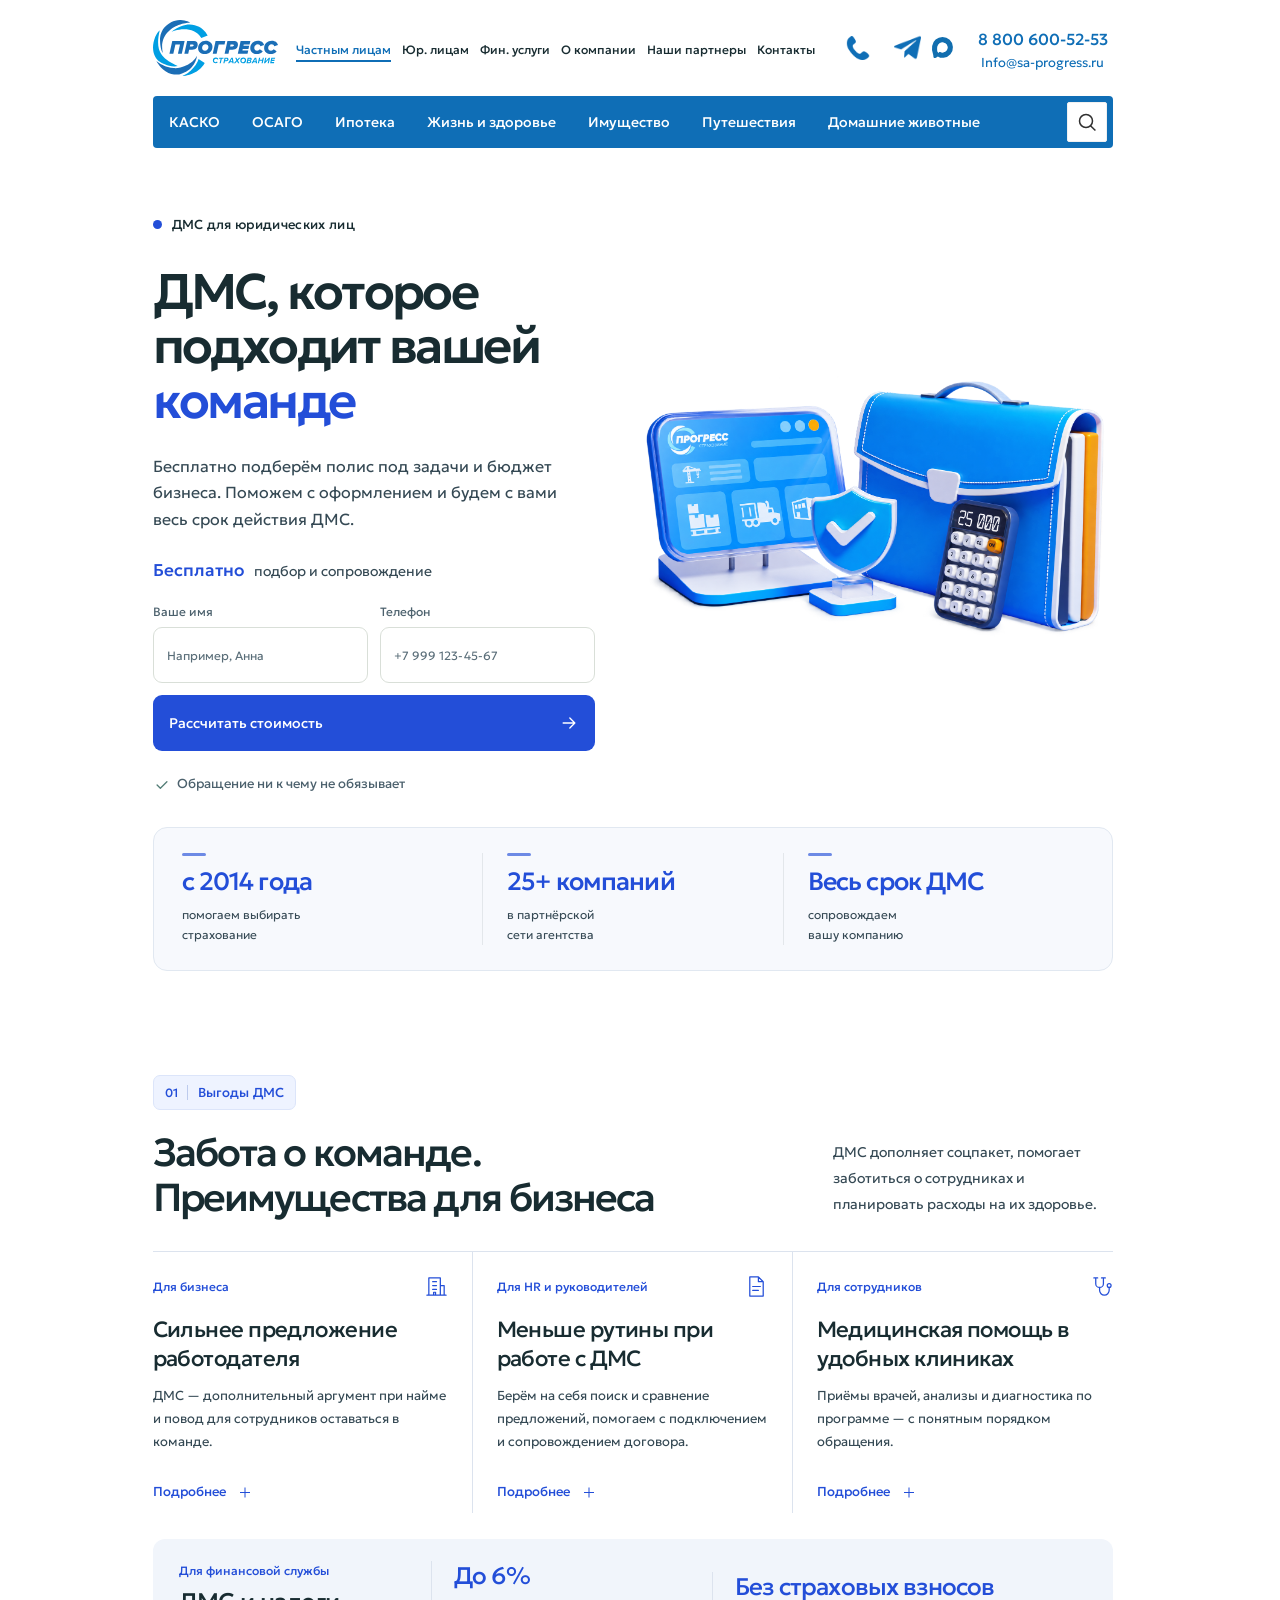
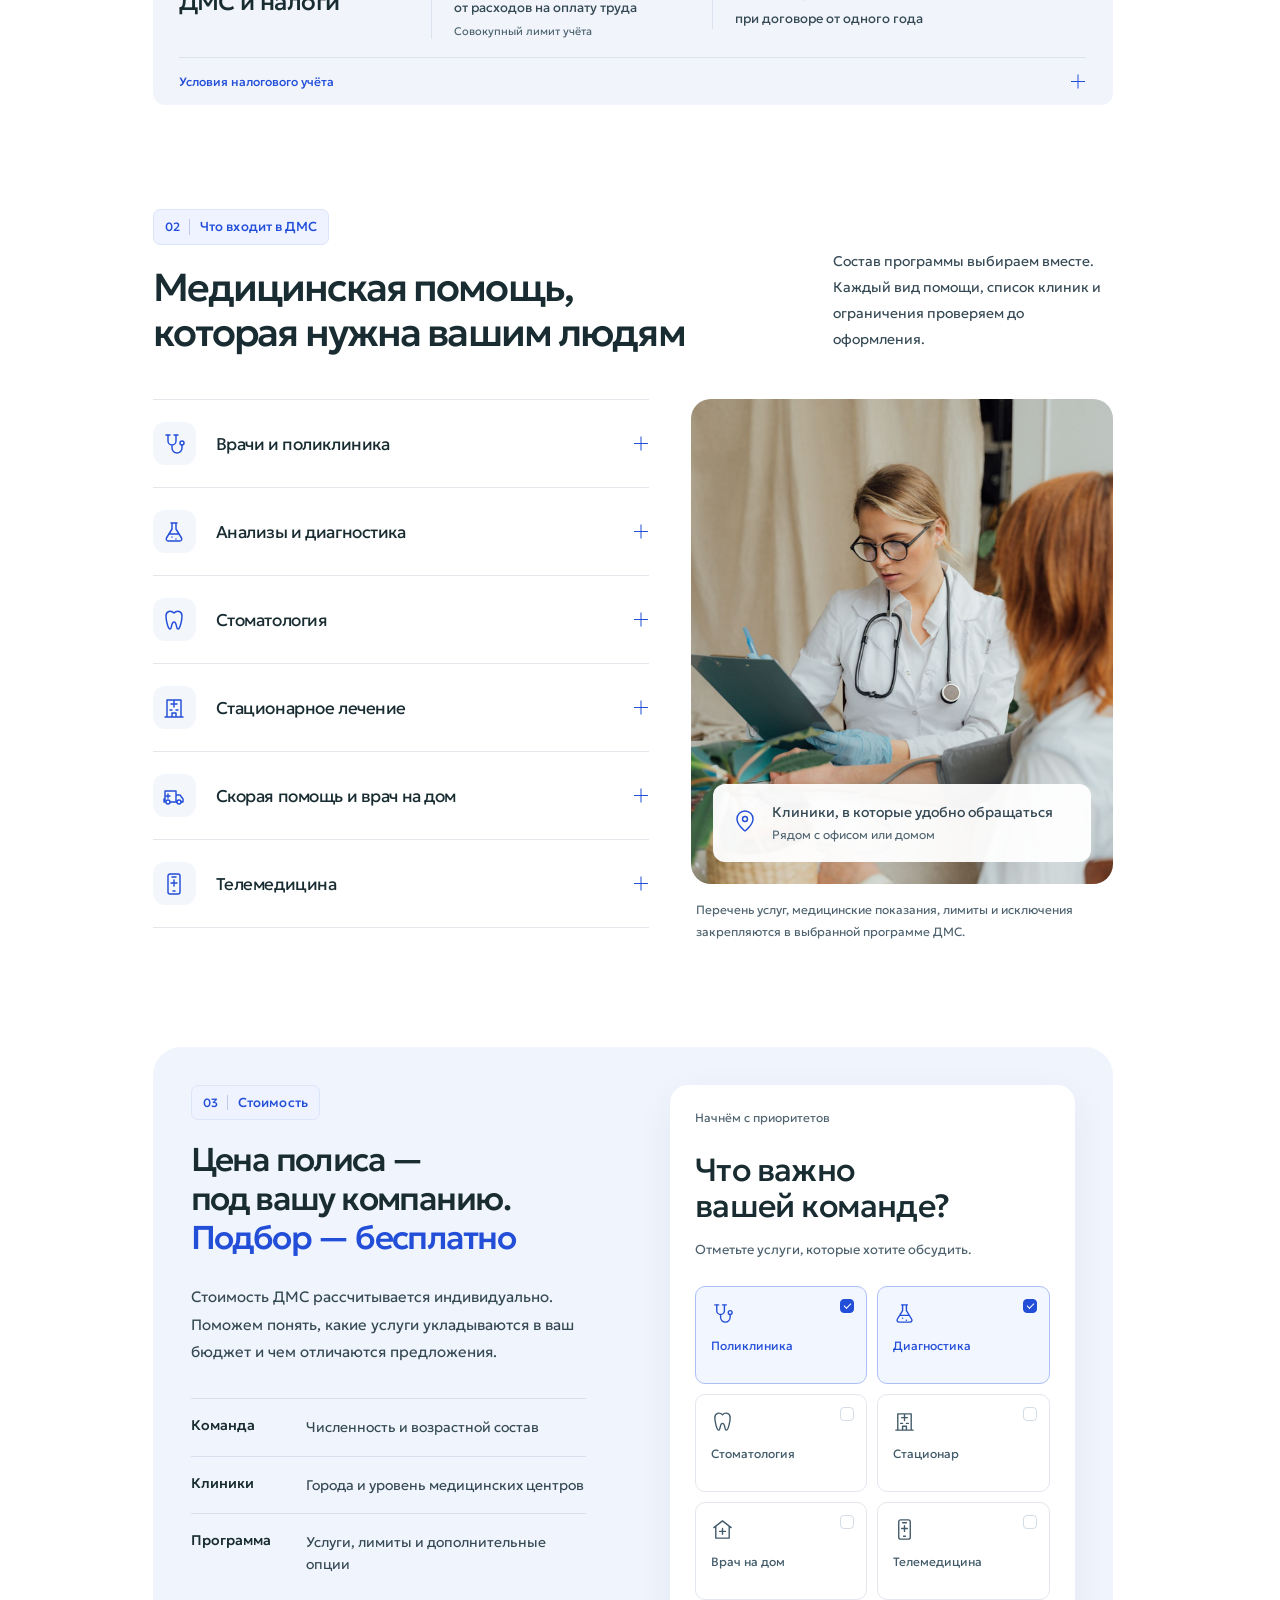
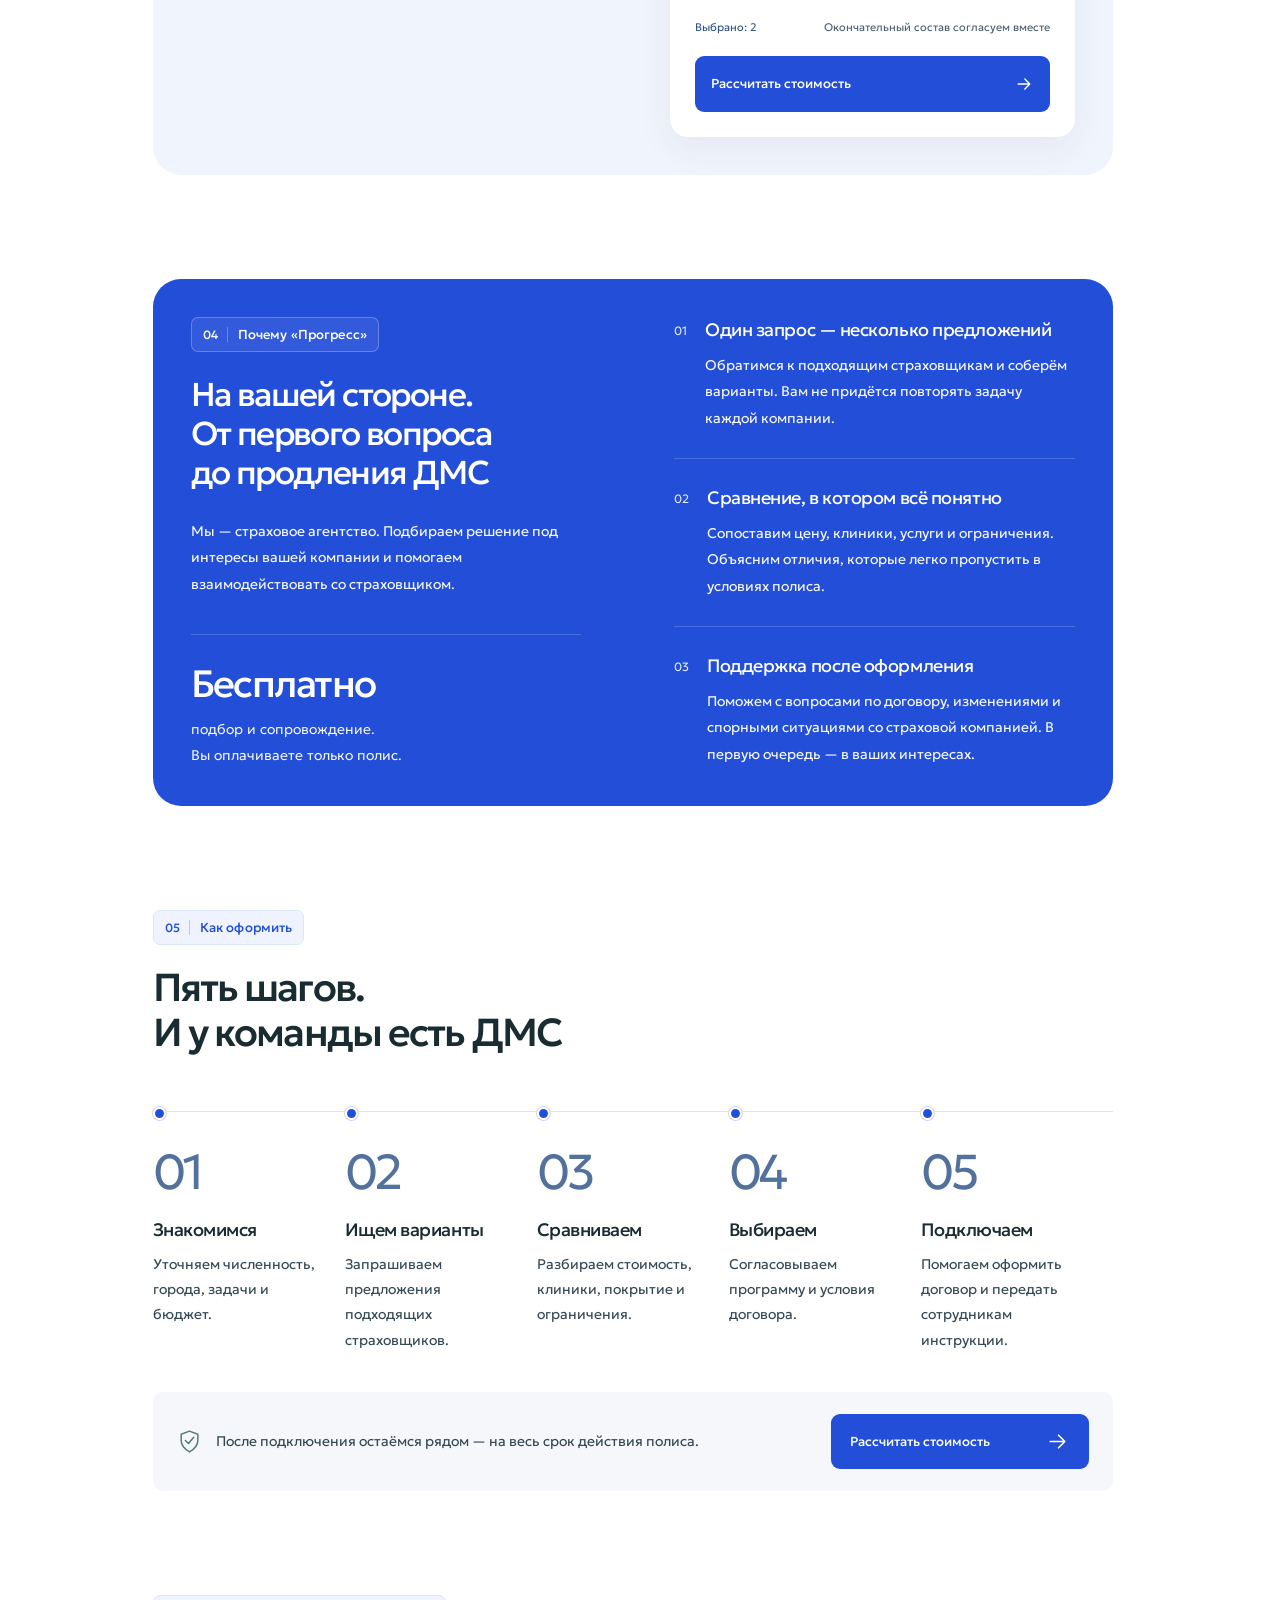
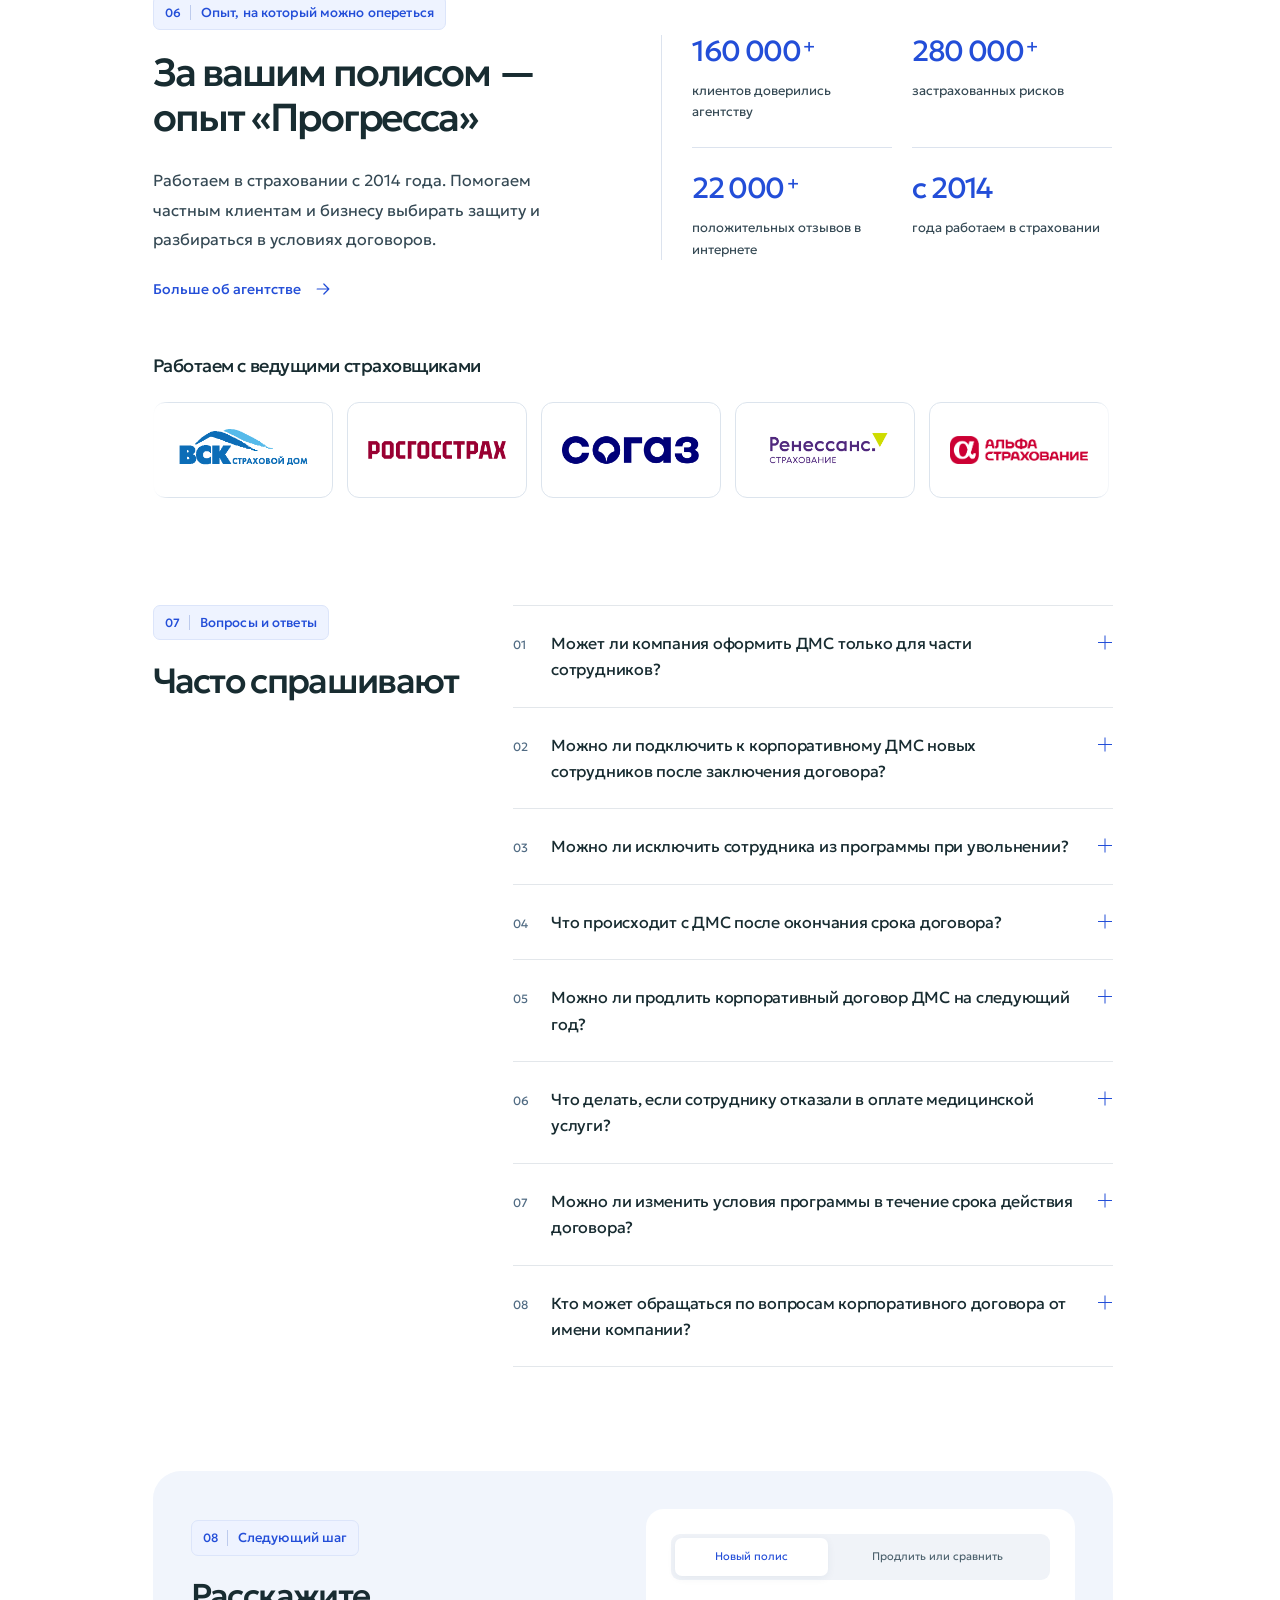
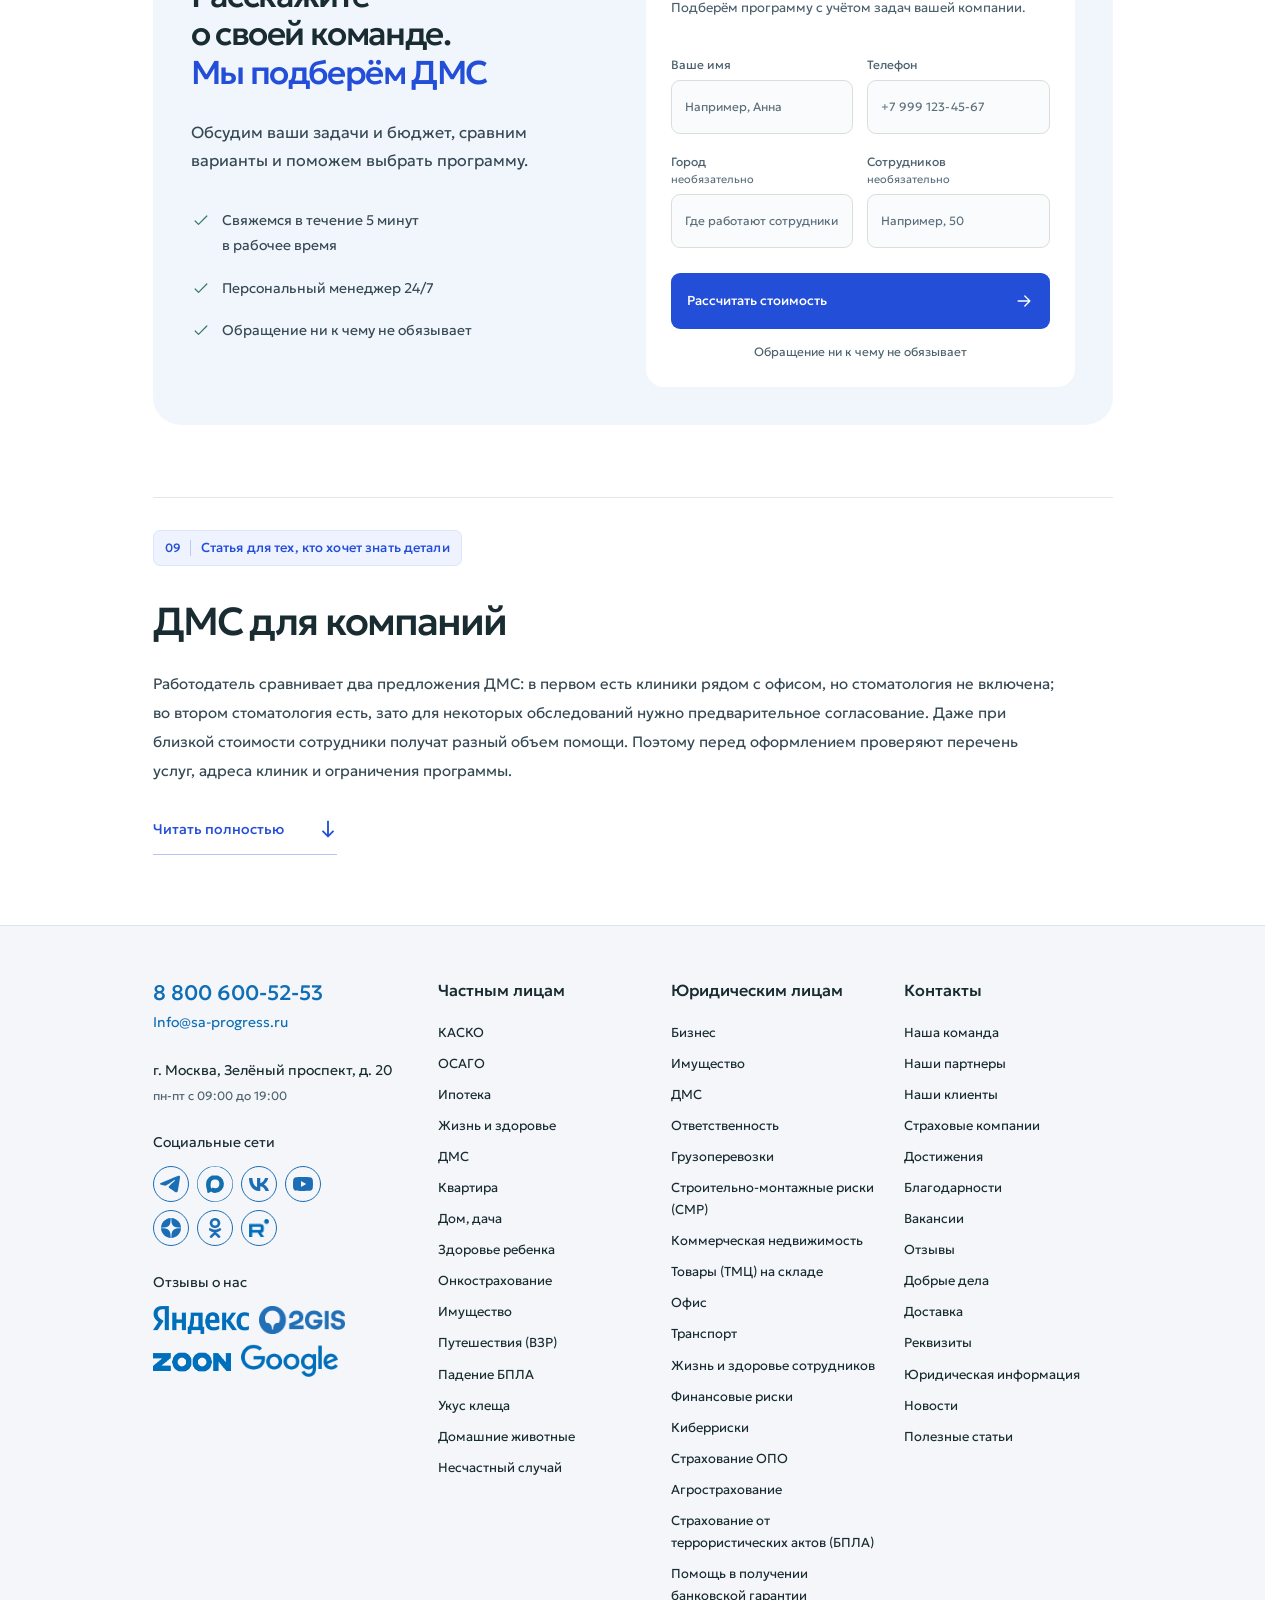
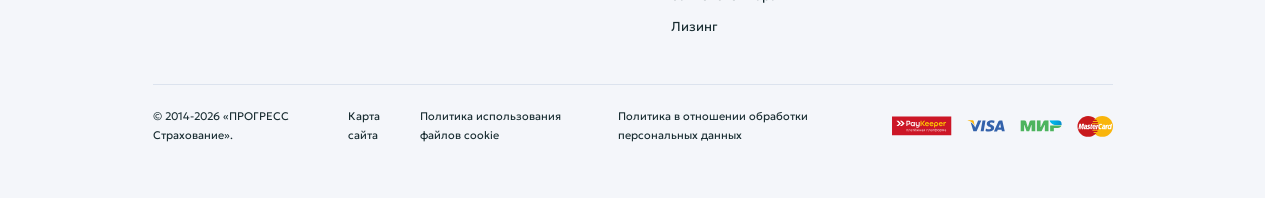
<file: index.html>
<!doctype html>
<html lang="ru">
<head>
  <meta charset="utf-8">
  <meta name="viewport" content="width=device-width,initial-scale=1">
  <meta name="robots" content="noindex,nofollow">
  <meta name="theme-color" content="#ffffff">
  <meta name="description" content="Бесплатный подбор ДМС для сотрудников под задачи и бюджет вашей компании. Прогресс Страхование — на вашей стороне весь срок полиса.">
  <title>ДМС для вашей команды — Прогресс Страхование</title>
  <link rel="icon" href="./assets/favicon.svg" type="image/svg+xml">
  <link rel="preload" href="./assets/fonts/Geologica-Variable.ttf" as="font" type="font/ttf" crossorigin>
  <link rel="stylesheet" href="./styles.css?v=7502505d18bb">
  <link rel="stylesheet" href="./assets/vendor/lenis/lenis.css?v=7502505d18bb">
  <script src="./assets/vendor/lenis/lenis.min.js?v=7502505d18bb" defer></script>
  <script src="./scroll.js?v=7502505d18bb" defer></script>
  <script src="./app.js?v=7502505d18bb" defer></script>
  <script src="./assets/vendor/hystmodal/hystmodal.js?v=7502505d18bb" defer></script>
  <script src="./site-chrome.js?v=7502505d18bb" defer></script>
</head>
<body>
  <div class="source-chrome source-chrome-header"><header class="header">
    <div class="content-wrapper">
        <div class="header__wrapper">
        <a class="header__logo" href="https://sa-progress.ru/">
            <img class="logo-img" src="./assets/original-site/img/logo.svg" alt="Прогресс стархование логотип">
        </a>
        <nav class="menu-top">
            <ul class="menu-top__list">
    <li class="menu-top__item js-menu-top-item first" data-is-active="yes">
        <a href="https://sa-progress.ru/chastnyim-liczam/" class="js-top-menu-section-item" data-type="private">Частным лицам</a>
            </li>

    <li class="menu-top__item js-menu-top-item" data-is-active="no">
        <a href="https://sa-progress.ru/yuridicheskim-liczam/" class="js-top-menu-section-item" data-type="corporate">Юр. лицам</a>
            </li>

    <li class="menu-top__item js-menu-top-item">
        <a href="https://sa-progress.ru/finansovyie-uslugi/">Фин. услуги</a>
            </li>

    <li class="menu-top__item js-menu-top-item">
        <a href="https://sa-progress.ru/o-kompanii/">О компании</a>
            </li>

    <li class="menu-top__item js-menu-top-item">
        <a href="https://sa-progress.ru/partnery">Наши партнеры</a>
            </li>

    <li class="menu-top__item js-menu-top-item last">
        <a href="https://sa-progress.ru/kontaktyi">Контакты</a>
            </li>
</ul>        </nav>
        <div class="callback-btn__wrapper">
            <button class="callback-btn-desktop" data-hystmodal="#feedback-form-short">Заказать звонок</button>
            <a class="callback-btn-mobile" href="tel:88006005253">
                <img class="callback-btn-mobile__img" src="./assets/original-site/img/icons/callback.png" alt="callback">
            </a>
        </div>
        <div class="header__social">
            <a href="https://t.me/Progress_strahovanie" class="header__social-item" target="_blank" rel="nofollow noopener noreferrer">
                <img src="./assets/original-site/img/icons/telegram.png">
            </a>
            <a href="https://max.ru/u/f9LHodD0cOL1nK710Nd3do71_UiDQPEofr9h8V5QH5dgAX2QZrWWFHqI5sg" class="header__social-item" target="_blank" rel="nofollow noopener noreferrer">
                <img src="./assets/original-site/img/icons/max-simple.svg">
            </a>
        </div>
        <div class="header__contacts">
            <a class="header-phone" href="tel:88006005253">8 800 600-52-53</a>
            <a class="header-mail" href="mailto:info@sa-progress.ru">Info@sa-progress.ru</a>
        </div>
        <div class="mobile-search" data-hystmodal="#mobile-search">
            <div class="mobile-search__icon">
                <svg><use xlink:href="./assets/original-site/sprite.svg#icon-search"></use></svg>
            </div>
        </div>
        <div class="mobile-menu__btn js-open-mobile-menu">
            <span></span>
            <span></span>
            <span></span>
         </div>
        
        <div class="desktop-menu">
            <div class="desktop-menu-wrapper">
                <a href="https://sa-progress.ru/" class="desktop-menu__logo">
                    <img src="./assets/original-site/img/logo-mini.svg" alt="logo">
                </a>
                <nav class="nav-desktop">
                    

<ul class="nav-desktop__list main-menu">
        
<li class="nav-desktop__item main-menu__item first level1">
    <a href="https://sa-progress.ru/chastnyim-liczam/kasko/">КАСКО</a>
        <ul class="main-submenu">
    <div class="main-submenu__wrapper">
        <li class="main-submenu__item first level1">
    <a class="main-submenu__link" href="https://sa-progress.ru/chastnyim-liczam/kasko/mini-kasko">Мини-КАСКО</a>
    </li>


<li class="main-submenu__item level1">
    <a class="main-submenu__link" href="https://sa-progress.ru/chastnyim-liczam/kasko/strahovka-kasko-s-franshizoy">КАСКО с франшизой</a>
    </li>


<li class="main-submenu__item last level1">
    <a class="main-submenu__link" href="https://sa-progress.ru/chastnyim-liczam/kasko/kasko-ot-ugona-i-polnoj-gibeli">КАСКО от угона и полной гибели</a>
    </li>


    </div>
</ul></li>    
<li class="nav-desktop__item main-menu__item level1">
    <a href="https://sa-progress.ru/chastnyim-liczam/osago/">ОСАГО</a>
        <ul class="main-submenu">
    <div class="main-submenu__wrapper">
        <li class="main-submenu__item first level1">
    <a class="main-submenu__link" href="https://sa-progress.ru/chastnyim-liczam/osago/sinyaya-karta">Синяя карта</a>
    </li>


<li class="main-submenu__item level1">
    <a class="main-submenu__link" href="https://sa-progress.ru/chastnyim-liczam/osago/otkryitaya-straxovka-na-mashinu">ОСАГО без ограничений</a>
    </li>


<li class="main-submenu__item last level1">
    <a class="main-submenu__link" href="https://sa-progress.ru/chastnyim-liczam/osago/dsago">ДСАГО (ДГО)</a>
    </li>


    </div>
</ul></li>    
<li class="nav-desktop__item main-menu__item level1">
    <a href="https://sa-progress.ru/chastnyim-liczam/ipoteka/">Ипотека</a>
        <ul class="main-submenu">
    <div class="main-submenu__wrapper">
        <li class="main-submenu__item first level1">
    <a class="main-submenu__link" href="https://sa-progress.ru/chastnyim-liczam/ipoteka/kompleksnoe-ipotechnoe-straxovanie-v-moskve-czena-kalkulyator-oformlen">Комплексное ипотечное страхование</a>
    </li>


<li class="main-submenu__item level1">
    <a class="main-submenu__link" href="https://sa-progress.ru/chastnyim-liczam/ipoteka/straxovanie-zhizni-dlya-ipoteki">Страхование жизни для ипотеки</a>
    </li>


<li class="main-submenu__item last level1">
    <a class="main-submenu__link" href="https://sa-progress.ru/chastnyim-liczam/ipoteka/titulnoe-straxovanie">Титульное страхование</a>
    </li>


    </div>
</ul></li>    
<li class="nav-desktop__item main-menu__item level1">
    <a href="https://sa-progress.ru/chastnyim-liczam/zhizn-i-zdorove/">Жизнь и здоровье</a>
        <ul class="main-submenu">
    <div class="main-submenu__wrapper">
        <li class="main-submenu__item first level1">
    <a class="main-submenu__link" href="https://sa-progress.ru/chastnyim-liczam/zhizn-i-zdorove/dms">Полис ДМС для физических лиц</a>
    </li>


<li class="main-submenu__item level1">
    <a class="main-submenu__link" href="https://sa-progress.ru/chastnyim-liczam/zhizn-i-zdorove/ns-neschastnyij-sluchaj">Страхование от несчастных случаев и болезней</a>
    </li>


<li class="main-submenu__item level1">
    <a class="main-submenu__link" href="https://sa-progress.ru/chastnyim-liczam/zhizn-i-zdorove/sportivnaya-straxovka">Спортивная страховка</a>
    </li>


<li class="main-submenu__item level1">
    <a class="main-submenu__link" href="https://sa-progress.ru/chastnyim-liczam/zhizn-i-zdorove/onkologicheskie-zabolevaniya">Онкологические заболевания</a>
    </li>


<li class="main-submenu__item level1">
    <a class="main-submenu__link" href="https://sa-progress.ru/chastnyim-liczam/zhizn-i-zdorove/polis-dms-dlya-rebenka">Полис ДМС для ребенка</a>
    </li>


<li class="main-submenu__item level1">
    <a class="main-submenu__link" href="https://sa-progress.ru/chastnyim-liczam/zhizn-i-zdorove/dms-so-stomatologiey-dlya-fizicheskih-lic">ДМС со стоматологией для физических лиц</a>
    </li>


<li class="main-submenu__item level1">
    <a class="main-submenu__link" href="https://sa-progress.ru/chastnyim-liczam/zhizn-i-zdorove/straxovanie-detej">Страхование детей</a>
    </li>


<li class="main-submenu__item last level1">
    <a class="main-submenu__link" href="https://sa-progress.ru/chastnyim-liczam/zhizn-i-zdorove/ukus-kleshha">Страховка от укуса клеща «Антиклещ»</a>
    </li>


    </div>
</ul></li>    
<li class="nav-desktop__item main-menu__item level1">
    <a href="https://sa-progress.ru/chastnyim-liczam/imushhestvo/">Имущество</a>
        <ul class="main-submenu">
    <div class="main-submenu__wrapper">
        <li class="main-submenu__item first level1">
    <a class="main-submenu__link" href="https://sa-progress.ru/chastnyim-liczam/imushhestvo/kvartira-apartamentyi">Страхование квартиры</a>
    </li>


<li class="main-submenu__item level1">
    <a class="main-submenu__link" href="https://sa-progress.ru/chastnyim-liczam/imushhestvo/dom-dacha">Страхование дома и дачи</a>
    </li>


<li class="main-submenu__item level1">
    <a class="main-submenu__link" href="https://sa-progress.ru/chastnyim-liczam/imushhestvo/otvetstvennost-pered-sosedyami">Страхование ответственности перед соседями</a>
    </li>


<li class="main-submenu__item level1">
    <a class="main-submenu__link" href="https://sa-progress.ru/chastnyim-liczam/imushhestvo/straxovanie-ot-padeniya-bpla">Страхование от падения БПЛА</a>
    </li>


<li class="main-submenu__item last level1">
    <a class="main-submenu__link" href="https://sa-progress.ru/chastnyim-liczam/imushhestvo/straxovanie-bani">Страхование бани</a>
    </li>


    </div>
</ul></li>    
<li class="nav-desktop__item main-menu__item level1">
    <a href="https://sa-progress.ru/chastnyim-liczam/puteshestviya/">Путешествия</a>
        <ul class="main-submenu">
    <div class="main-submenu__wrapper">
        <li class="main-submenu__item first level1">
    <a class="main-submenu__link" href="https://sa-progress.ru/chastnyim-liczam/puteshestviya/straxovka-vzr-dlya-vizyi">Страховка выезжающих за рубеж (ВЗР)</a>
    </li>


<li class="main-submenu__item level1">
    <a class="main-submenu__link" href="https://sa-progress.ru/chastnyim-liczam/puteshestviya/straxovanie-puteshestvuyushhix-po-rossii">Страховка для путешествий по России</a>
    </li>


<li class="main-submenu__item level1">
    <a class="main-submenu__link" href="https://sa-progress.ru/chastnyim-liczam/puteshestviya/straxovanie-tura-ot-nevyileta">Страховка от невылета за границу</a>
    </li>


<li class="main-submenu__item level1">
    <a class="main-submenu__link" href="https://sa-progress.ru/chastnyim-liczam/puteshestviya/straxovanie-bagazha-ot-poteri-v-puteshestvii">Страхование багажа от потери в путешествии</a>
    </li>


<li class="main-submenu__item last level1">
    <a class="main-submenu__link" href="https://sa-progress.ru/chastnyim-liczam/puteshestviya/straxovanie-bagazha-pri-perelete">Страхование багажа при перелете</a>
    </li>


    </div>
</ul></li>    
<li class="nav-desktop__item main-menu__item last level1">
    <a href="https://sa-progress.ru/chastnyim-liczam/straxovanie-pitomczev">Домашние животные</a>
        </li>        </ul>                </nav>
                
                <div class="desktop-menu__contacts">
                    <a href="https://t.me/Progress_strahovanie" class="header-icon">
                        <img src="./assets/original-site/img/icons/telegram-white.svg" alt="">
                    </a>
                    <a href="https://max.ru/u/f9LHodD0cOL1nK710Nd3do71_UiDQPEofr9h8V5QH5dgAX2QZrWWFHqI5sg" class="header-icon">
                        <img src="./assets/original-site/img/icons/max-white-simple.svg" alt="">
                    </a>
                    <div class="contacts-wrapper">
                        <a href="tel:88006005253" class="phone">8 800 600-52-53</a>
                        <a href="mailto:info@sa-progress.ru" class="email">info@sa-progress.ru</a>
                    </div>
                </div>
                
                <div class="desktop-menu__search">
                    <div class="search-btn js-toggle-desktop-search-btn">
                        <svg>
                            <use xlink:href="./assets/original-site/sprite.svg#icon-search"></use>
                        </svg>
                    </div>
                    <form id="main-menu-search-form" class="desktop-search__form js-search-form js-hidden" action="https://sa-progress.ru/search" method="get">
    <input id="searchField" type="text" name="query" placeholder="Поиск...">
    <input type="hidden" name="id" value="search">
    
    <div class="desktop-search__btn-close js-toggle-desktop-search-btn js-clear-search-form">
        <svg>
            <use xlink:href="./assets/original-site/sprite.svg#mobile-close"></use>
        </svg>
    </div>
    <button type="submit" class="desktop-search__btn-search ">
        <svg>
            <use xlink:href="./assets/original-site/sprite.svg#icon-search"></use>
        </svg>
    </button>
    
</form>                </div>
            </div>
        </div>

    </div>
    </div>
    

<div class="c-mobile-menu js-mobile-menu js-hidden fixed">
    <div class="mobile-menu-wrapper">
        <div class="section-switch">
            <div class="section-name js-mobile-section-switch active" data-type="private">Частным лицам</div>
            <div class="section-name js-mobile-section-switch " data-type="corporate">Юр. лицам</div>
            <div class="section-name js-mobile-section-switch " data-type="finance">Фин. услуги</div>
        </div>
        <nav class="c-nav-mobile border js-mobile-section " data-type="private">
            <ul class="menu-top__list"><li class="menu-mobile__item first level1 js-mobile-menu-parent" data-link="https://sa-progress.ru/chastnyim-liczam/kasko/" data-title="КАСКО">
    <div>КАСКО</div>
    <div class="mobile-menu__nav-arrow">
        <svg><use xlink:href="./assets/original-site/sprite.svg#mobile-arrow"></use></svg>
    </div>
    <ul class="mobile-menu__inner js-mobile-menu-inner fixed">
    <div class="js-mobile-menu-close-subsection mobile-menu__close-subsection">
        <svg><use xlink:href="./assets/original-site/sprite.svg#mobile-arrow-prev"></use></svg>
        Назад
    </div>
    <a href="" class="mobule-menu__submenu-title js-mobile-menu-submenu-title"></a>
    <li class="menu-mobile__item first level2"><a href="https://sa-progress.ru/chastnyim-liczam/kasko/mini-kasko">Мини-КАСКО</a></li><li class="menu-mobile__item level2"><a href="https://sa-progress.ru/chastnyim-liczam/kasko/strahovka-kasko-s-franshizoy">КАСКО с франшизой</a></li><li class="menu-mobile__item last level2"><a href="https://sa-progress.ru/chastnyim-liczam/kasko/kasko-ot-ugona-i-polnoj-gibeli">КАСКО от угона и полной гибели</a></li></ul></li><li class="menu-mobile__item level1 js-mobile-menu-parent" data-link="https://sa-progress.ru/chastnyim-liczam/osago/" data-title="ОСАГО">
    <div>ОСАГО</div>
    <div class="mobile-menu__nav-arrow">
        <svg><use xlink:href="./assets/original-site/sprite.svg#mobile-arrow"></use></svg>
    </div>
    <ul class="mobile-menu__inner js-mobile-menu-inner fixed">
    <div class="js-mobile-menu-close-subsection mobile-menu__close-subsection">
        <svg><use xlink:href="./assets/original-site/sprite.svg#mobile-arrow-prev"></use></svg>
        Назад
    </div>
    <a href="" class="mobule-menu__submenu-title js-mobile-menu-submenu-title"></a>
    <li class="menu-mobile__item first level2"><a href="https://sa-progress.ru/chastnyim-liczam/osago/sinyaya-karta">Синяя карта</a></li><li class="menu-mobile__item level2"><a href="https://sa-progress.ru/chastnyim-liczam/osago/otkryitaya-straxovka-na-mashinu">ОСАГО без ограничений</a></li><li class="menu-mobile__item last level2"><a href="https://sa-progress.ru/chastnyim-liczam/osago/dsago">ДСАГО (ДГО)</a></li></ul></li><li class="menu-mobile__item level1 js-mobile-menu-parent" data-link="https://sa-progress.ru/chastnyim-liczam/ipoteka/" data-title="Ипотека">
    <div>Ипотека</div>
    <div class="mobile-menu__nav-arrow">
        <svg><use xlink:href="./assets/original-site/sprite.svg#mobile-arrow"></use></svg>
    </div>
    <ul class="mobile-menu__inner js-mobile-menu-inner fixed">
    <div class="js-mobile-menu-close-subsection mobile-menu__close-subsection">
        <svg><use xlink:href="./assets/original-site/sprite.svg#mobile-arrow-prev"></use></svg>
        Назад
    </div>
    <a href="" class="mobule-menu__submenu-title js-mobile-menu-submenu-title"></a>
    <li class="menu-mobile__item first level2"><a href="https://sa-progress.ru/chastnyim-liczam/ipoteka/kompleksnoe-ipotechnoe-straxovanie-v-moskve-czena-kalkulyator-oformlen">Комплексное ипотечное страхование</a></li><li class="menu-mobile__item level2"><a href="https://sa-progress.ru/chastnyim-liczam/ipoteka/straxovanie-zhizni-dlya-ipoteki">Страхование жизни для ипотеки</a></li><li class="menu-mobile__item last level2"><a href="https://sa-progress.ru/chastnyim-liczam/ipoteka/titulnoe-straxovanie">Титульное страхование</a></li></ul></li><li class="menu-mobile__item level1 js-mobile-menu-parent" data-link="https://sa-progress.ru/chastnyim-liczam/zhizn-i-zdorove/" data-title="Жизнь и здоровье">
    <div>Жизнь и здоровье</div>
    <div class="mobile-menu__nav-arrow">
        <svg><use xlink:href="./assets/original-site/sprite.svg#mobile-arrow"></use></svg>
    </div>
    <ul class="mobile-menu__inner js-mobile-menu-inner fixed">
    <div class="js-mobile-menu-close-subsection mobile-menu__close-subsection">
        <svg><use xlink:href="./assets/original-site/sprite.svg#mobile-arrow-prev"></use></svg>
        Назад
    </div>
    <a href="" class="mobule-menu__submenu-title js-mobile-menu-submenu-title"></a>
    <li class="menu-mobile__item first level2"><a href="https://sa-progress.ru/chastnyim-liczam/zhizn-i-zdorove/dms">Полис ДМС для физических лиц</a></li><li class="menu-mobile__item level2"><a href="https://sa-progress.ru/chastnyim-liczam/zhizn-i-zdorove/ns-neschastnyij-sluchaj">Страхование от несчастных случаев и болезней</a></li><li class="menu-mobile__item level2"><a href="https://sa-progress.ru/chastnyim-liczam/zhizn-i-zdorove/sportivnaya-straxovka">Спортивная страховка</a></li><li class="menu-mobile__item level2"><a href="https://sa-progress.ru/chastnyim-liczam/zhizn-i-zdorove/onkologicheskie-zabolevaniya">Онкологические заболевания</a></li><li class="menu-mobile__item level2"><a href="https://sa-progress.ru/chastnyim-liczam/zhizn-i-zdorove/polis-dms-dlya-rebenka">Полис ДМС для ребенка</a></li><li class="menu-mobile__item level2"><a href="https://sa-progress.ru/chastnyim-liczam/zhizn-i-zdorove/dms-so-stomatologiey-dlya-fizicheskih-lic">ДМС со стоматологией для физических лиц</a></li><li class="menu-mobile__item level2"><a href="https://sa-progress.ru/chastnyim-liczam/zhizn-i-zdorove/straxovanie-detej">Страхование детей</a></li><li class="menu-mobile__item last level2"><a href="https://sa-progress.ru/chastnyim-liczam/zhizn-i-zdorove/ukus-kleshha">Страховка от укуса клеща «Антиклещ»</a></li></ul></li><li class="menu-mobile__item level1 js-mobile-menu-parent" data-link="https://sa-progress.ru/chastnyim-liczam/imushhestvo/" data-title="Имущество">
    <div>Имущество</div>
    <div class="mobile-menu__nav-arrow">
        <svg><use xlink:href="./assets/original-site/sprite.svg#mobile-arrow"></use></svg>
    </div>
    <ul class="mobile-menu__inner js-mobile-menu-inner fixed">
    <div class="js-mobile-menu-close-subsection mobile-menu__close-subsection">
        <svg><use xlink:href="./assets/original-site/sprite.svg#mobile-arrow-prev"></use></svg>
        Назад
    </div>
    <a href="" class="mobule-menu__submenu-title js-mobile-menu-submenu-title"></a>
    <li class="menu-mobile__item first level2"><a href="https://sa-progress.ru/chastnyim-liczam/imushhestvo/kvartira-apartamentyi">Страхование квартиры</a></li><li class="menu-mobile__item level2"><a href="https://sa-progress.ru/chastnyim-liczam/imushhestvo/dom-dacha">Страхование дома и дачи</a></li><li class="menu-mobile__item level2"><a href="https://sa-progress.ru/chastnyim-liczam/imushhestvo/otvetstvennost-pered-sosedyami">Страхование ответственности перед соседями</a></li><li class="menu-mobile__item level2"><a href="https://sa-progress.ru/chastnyim-liczam/imushhestvo/straxovanie-ot-padeniya-bpla">Страхование от падения БПЛА</a></li><li class="menu-mobile__item last level2"><a href="https://sa-progress.ru/chastnyim-liczam/imushhestvo/straxovanie-bani">Страхование бани</a></li></ul></li><li class="menu-mobile__item level1 js-mobile-menu-parent" data-link="https://sa-progress.ru/chastnyim-liczam/puteshestviya/" data-title="Путешествия">
    <div>Путешествия</div>
    <div class="mobile-menu__nav-arrow">
        <svg><use xlink:href="./assets/original-site/sprite.svg#mobile-arrow"></use></svg>
    </div>
    <ul class="mobile-menu__inner js-mobile-menu-inner fixed">
    <div class="js-mobile-menu-close-subsection mobile-menu__close-subsection">
        <svg><use xlink:href="./assets/original-site/sprite.svg#mobile-arrow-prev"></use></svg>
        Назад
    </div>
    <a href="" class="mobule-menu__submenu-title js-mobile-menu-submenu-title"></a>
    <li class="menu-mobile__item first level2"><a href="https://sa-progress.ru/chastnyim-liczam/puteshestviya/straxovka-vzr-dlya-vizyi">Страховка выезжающих за рубеж (ВЗР)</a></li><li class="menu-mobile__item level2"><a href="https://sa-progress.ru/chastnyim-liczam/puteshestviya/straxovanie-puteshestvuyushhix-po-rossii">Страховка для путешествий по России</a></li><li class="menu-mobile__item level2"><a href="https://sa-progress.ru/chastnyim-liczam/puteshestviya/straxovanie-tura-ot-nevyileta">Страховка от невылета за границу</a></li><li class="menu-mobile__item level2"><a href="https://sa-progress.ru/chastnyim-liczam/puteshestviya/straxovanie-bagazha-ot-poteri-v-puteshestvii">Страхование багажа от потери в путешествии</a></li><li class="menu-mobile__item last level2"><a href="https://sa-progress.ru/chastnyim-liczam/puteshestviya/straxovanie-bagazha-pri-perelete">Страхование багажа при перелете</a></li></ul></li><li class="menu-mobile__item last level1"><a href="https://sa-progress.ru/chastnyim-liczam/straxovanie-pitomczev">Домашние животные</a></li></ul> 
        </nav>
        <nav class="c-nav-mobile border js-mobile-section js-hidden" data-type="corporate">
            <ul class="menu-top__list"><li class="menu-mobile__item first level1 js-mobile-menu-parent" data-link="https://sa-progress.ru/yuridicheskim-liczam/imushhestvo/" data-title="Имущество">
    <div>Имущество</div>
    <div class="mobile-menu__nav-arrow">
        <svg><use xlink:href="./assets/original-site/sprite.svg#mobile-arrow"></use></svg>
    </div>
    <ul class="mobile-menu__inner js-mobile-menu-inner fixed">
    <div class="js-mobile-menu-close-subsection mobile-menu__close-subsection">
        <svg><use xlink:href="./assets/original-site/sprite.svg#mobile-arrow-prev"></use></svg>
        Назад
    </div>
    <a href="" class="mobule-menu__submenu-title js-mobile-menu-submenu-title"></a>
    <li class="menu-mobile__item first level2">
    <a href="https://sa-progress.ru/yuridicheskim-liczam/imushhestvo/straxovanie-kommercheskoj-nedvizhimosti">Страхование коммерческой недвижимости</a>
    </li>

<li class="menu-mobile__item level2">
    <a href="https://sa-progress.ru/yuridicheskim-liczam/imushhestvo/straxovanie-tmcz-tovara-na-sklade">Страхование (ТМЦ) товара</a>
    </li>

<li class="menu-mobile__item level2">
    <a href="https://sa-progress.ru/yuridicheskim-liczam/imushhestvo/straxovanie-skladov">Страхование складов</a>
    </li>

<li class="menu-mobile__item level2">
    <a href="https://sa-progress.ru/yuridicheskim-liczam/imushhestvo/straxovanie-oborudovaniya-i-inventarya">Страхование оборудования и инвентаря</a>
    </li>

<li class="menu-mobile__item level2">
    <a href="https://sa-progress.ru/yuridicheskim-liczam/imushhestvo/straxovanie-tcz">Страхование ТЦ</a>
    </li>

<li class="menu-mobile__item level2">
    <a href="https://sa-progress.ru/yuridicheskim-liczam/imushhestvo/straxovanie-vyistavok-i-predmetov-iskusstva">Страхование выставок и предметов искусства</a>
    </li>

<li class="menu-mobile__item level2">
    <a href="https://sa-progress.ru/yuridicheskim-liczam/imushhestvo/straxovanie-lizingovogo-imushhestva">Страхование лизингового имущества</a>
    </li>

<li class="menu-mobile__item level2">
    <a href="https://sa-progress.ru/yuridicheskim-liczam/imushhestvo/straxovanie-zalogovogo-imushhestva">Страхование залогового имущества</a>
    </li>

<li class="menu-mobile__item level2">
    <a href="https://sa-progress.ru/yuridicheskim-liczam/imushhestvo/straxovanie-lombardov-i-yuvelirnyix-magazinov">Страхование ломбардов и ювелирных магазинов</a>
    </li>

<li class="menu-mobile__item level2">
    <a href="https://sa-progress.ru/yuridicheskim-liczam/imushhestvo/inzhenernyie-seti-i-kommunikaczii">Инженерные сети и коммуникации</a>
    </li>

<li class="menu-mobile__item level2">
    <a href="https://sa-progress.ru/yuridicheskim-liczam/imushhestvo/straxovanie-bankomatov-i-terminalov-samoobsluzhivaniya">Страхование банкоматов и терминалов самообслуживания</a>
    </li>

<li class="menu-mobile__item level2">
    <a href="https://sa-progress.ru/yuridicheskim-liczam/imushhestvo/straxovanie-restoranov-barov-i-kafe">Страхование ресторанов, баров и кафе</a>
    </li>

<li class="menu-mobile__item level2">
    <a href="https://sa-progress.ru/yuridicheskim-liczam/imushhestvo/straxovanie-gostinicz-i-otelej">Страхование гостиниц и отелей</a>
    </li>

<li class="menu-mobile__item level2">
    <a href="https://sa-progress.ru/yuridicheskim-liczam/imushhestvo/strahovanie-ot-padeniya-bpla-yur-lic">Страхование от падения БПЛА</a>
    </li>

<li class="menu-mobile__item level2">
    <a href="https://sa-progress.ru/yuridicheskim-liczam/imushhestvo/strahovanie-nezhilyh-pomeshcheniy-i-zdaniy">Страхование нежилых помещений и зданий</a>
    </li>

<li class="menu-mobile__item last level2">
    <a href="https://sa-progress.ru/yuridicheskim-liczam/imushhestvo/straxovanie-ofisa">Страхование офиса</a>
    </li>

</ul></li><li class="menu-mobile__item level1 js-mobile-menu-parent" data-link="https://sa-progress.ru/yuridicheskim-liczam/otvetstvennost/" data-title="Ответственность">
    <div>Ответственность</div>
    <div class="mobile-menu__nav-arrow">
        <svg><use xlink:href="./assets/original-site/sprite.svg#mobile-arrow"></use></svg>
    </div>
    <ul class="mobile-menu__inner js-mobile-menu-inner fixed">
    <div class="js-mobile-menu-close-subsection mobile-menu__close-subsection">
        <svg><use xlink:href="./assets/original-site/sprite.svg#mobile-arrow-prev"></use></svg>
        Назад
    </div>
    <a href="" class="mobule-menu__submenu-title js-mobile-menu-submenu-title"></a>
    <li class="menu-mobile__item first level2">
    <a href="https://sa-progress.ru/yuridicheskim-liczam/otvetstvennost/straxovanie-professionalnoj-otvetstvennosti">Страхование профессиональной ответственности</a>
    </li>

<li class="menu-mobile__item level2">
    <a href="https://sa-progress.ru/yuridicheskim-liczam/otvetstvennost/straxovanie-grazhdanskoj-otvetstvennosti">Страхование гражданской ответственности</a>
    </li>

<li class="menu-mobile__item level2">
    <a href="https://sa-progress.ru/yuridicheskim-liczam/otvetstvennost/straxovanie-otvetstvennosti-perevozchikov-gruzov-i-ekspeditorov">Страхование ответственности перевозчиков грузов и экспедиторов</a>
    </li>

    <li class="menu-mobile__item level2">
        <a href="https://sa-progress.ru/page-tags/straxovanie-grazhdanskoj-otvetstvennosti-arendatora">Страхование арендатора</a>
    </li>
    <li class="menu-mobile__item level2">
        <a href="https://sa-progress.ru/page-tags/otvetstvennost-podryadnyix-organizaczij">Ответственность подрядных организаций</a>
    </li>
    <li class="menu-mobile__item level2">
        <a href="https://sa-progress.ru/page-tags/straxovanie-otvetstvennosti-proizvoditelya">Страхование ответственности производителя</a>
    </li>
    <li class="menu-mobile__item level2">
        <a href="https://sa-progress.ru/page-tags/straxovanie-otvetstvennosti-vladelczev-bespilotnikov">Страхование ответственности владельцев беспилотников</a>
    </li>
    <li class="menu-mobile__item level2">
        <a href="https://sa-progress.ru/page-tags/straxovanie-otvetstvennosti-rabotodatelya">Страхование ответственности работодателя</a>
    </li>
    <li class="menu-mobile__item level2">
        <a href="https://sa-progress.ru/page-tags/straxovanie-otvetstvennosti-za-kachestvo-produkczii">Страхование ответственности за качество продукции</a>
    </li>
<li class="menu-mobile__item last level2">
    <a href="https://sa-progress.ru/yuridicheskim-liczam/otvetstvennost/ekologicheskoe-straxovanie-riskov">Страхование экологических рисков</a>
    </li>

</ul></li><li class="menu-mobile__item level1 js-mobile-menu-parent" data-link="https://sa-progress.ru/yuridicheskim-liczam/trasnsport/" data-title="Транспорт">
    <div>Транспорт</div>
    <div class="mobile-menu__nav-arrow">
        <svg><use xlink:href="./assets/original-site/sprite.svg#mobile-arrow"></use></svg>
    </div>
    <ul class="mobile-menu__inner js-mobile-menu-inner fixed">
    <div class="js-mobile-menu-close-subsection mobile-menu__close-subsection">
        <svg><use xlink:href="./assets/original-site/sprite.svg#mobile-arrow-prev"></use></svg>
        Назад
    </div>
    <a href="" class="mobule-menu__submenu-title js-mobile-menu-submenu-title"></a>
    <li class="menu-mobile__item first level2">
    <a href="https://sa-progress.ru/yuridicheskim-liczam/trasnsport/gruzoperevozki">Грузоперевозки</a>
    </li>

<li class="menu-mobile__item level2">
    <a href="https://sa-progress.ru/yuridicheskim-liczam/trasnsport/straxovanie-avtoparka">Страхование автопарка</a>
    </li>

<li class="menu-mobile__item level2">
    <a href="https://sa-progress.ru/yuridicheskim-liczam/trasnsport/kasko-dlya-yuridicheskix-licz">КАСКО</a>
    </li>

<li class="menu-mobile__item level2">
    <a href="https://sa-progress.ru/yuridicheskim-liczam/trasnsport/osago-dlya-yuridicheskix-licz">ОСАГО</a>
    </li>

<li class="menu-mobile__item level2">
    <a href="https://sa-progress.ru/yuridicheskim-liczam/trasnsport/aviatransporta">Авиатранспорт</a>
    </li>

<li class="menu-mobile__item level2">
    <a href="https://sa-progress.ru/yuridicheskim-liczam/trasnsport/straxovanie-morskix-i-rechnyix-sudov">Страхование морских и речных судов</a>
    </li>

<li class="menu-mobile__item level2">
    <a href="https://sa-progress.ru/yuridicheskim-liczam/trasnsport/straxovanie-speczialnoj-texniki/">Страхование специальной техники</a>
    </li>

<li class="menu-mobile__item last level2">
    <a href="https://sa-progress.ru/yuridicheskim-liczam/trasnsport/polis-osgop-taksi">Полис ОСГОП такси</a>
    </li>

</ul></li><li class="menu-mobile__item level1 js-mobile-menu-parent" data-link="https://sa-progress.ru/yuridicheskim-liczam/mediczina/" data-title="Жизнь и здоровье">
    <div>Жизнь и здоровье</div>
    <div class="mobile-menu__nav-arrow">
        <svg><use xlink:href="./assets/original-site/sprite.svg#mobile-arrow"></use></svg>
    </div>
    <ul class="mobile-menu__inner js-mobile-menu-inner fixed">
    <div class="js-mobile-menu-close-subsection mobile-menu__close-subsection">
        <svg><use xlink:href="./assets/original-site/sprite.svg#mobile-arrow-prev"></use></svg>
        Назад
    </div>
    <a href="" class="mobule-menu__submenu-title js-mobile-menu-submenu-title"></a>
    <li class="menu-mobile__item first level2">
    <a href="https://sa-progress.ru/yuridicheskim-liczam/mediczina/dms-dlya-yuridicheskix-licz">ДМС для юридических лиц</a>
    </li>

<li class="menu-mobile__item level2">
    <a href="https://sa-progress.ru/yuridicheskim-liczam/mediczina/straxovanie-zhizni-i-zdorovya-sotrudnikov">Страхование жизни и здоровья сотрудников</a>
    </li>

<li class="menu-mobile__item level2">
    <a href="https://sa-progress.ru/yuridicheskim-liczam/mediczina/kollektivnoe-straxovanie-ot-onkozabolevanij">Коллективное страхование от онкозаболеваний</a>
    </li>

<li class="menu-mobile__item level2">
    <a href="https://sa-progress.ru/yuridicheskim-liczam/mediczina/kollektivnoe-straxovanie-ot-neschastnyix-sluchaev">Коллективное страхование от несчастных случаев</a>
    </li>

<li class="menu-mobile__item last level2">
    <a href="https://sa-progress.ru/yuridicheskim-liczam/mediczina/straxovanie-passazhirov">Страхование пассажиров</a>
    </li>

</ul></li><li class="menu-mobile__item level1 js-mobile-menu-parent" data-link="https://sa-progress.ru/yuridicheskim-liczam/stroitelno-montazhnyie-riski/" data-title="Строительно-монтажные риски">
    <div>Строительно-монтажные риски</div>
    <div class="mobile-menu__nav-arrow">
        <svg><use xlink:href="./assets/original-site/sprite.svg#mobile-arrow"></use></svg>
    </div>
    <ul class="mobile-menu__inner js-mobile-menu-inner fixed">
    <div class="js-mobile-menu-close-subsection mobile-menu__close-subsection">
        <svg><use xlink:href="./assets/original-site/sprite.svg#mobile-arrow-prev"></use></svg>
        Назад
    </div>
    <a href="" class="mobule-menu__submenu-title js-mobile-menu-submenu-title"></a>
    <li class="menu-mobile__item first level2">
    <a href="https://sa-progress.ru/yuridicheskim-liczam/stroitelno-montazhnyie-riski/straxovanie-grazhdanskoj-otvetstvennosti-chlenov-sro-odo">Страхование гражданской ответственности членов СРО (ОДО)</a>
    </li>

<li class="menu-mobile__item last level2">
    <a href="https://sa-progress.ru/yuridicheskim-liczam/stroitelno-montazhnyie-riski/straxovanie-ppgo">Страхование ППГО</a>
    </li>

</ul></li><li class="menu-mobile__item level1 js-mobile-menu-parent" data-link="https://sa-progress.ru/yuridicheskim-liczam/finansovyie-riski/" data-title="Финансовые риски">
    <div>Финансовые риски</div>
    <div class="mobile-menu__nav-arrow">
        <svg><use xlink:href="./assets/original-site/sprite.svg#mobile-arrow"></use></svg>
    </div>
    <ul class="mobile-menu__inner js-mobile-menu-inner fixed">
    <div class="js-mobile-menu-close-subsection mobile-menu__close-subsection">
        <svg><use xlink:href="./assets/original-site/sprite.svg#mobile-arrow-prev"></use></svg>
        Назад
    </div>
    <a href="" class="mobule-menu__submenu-title js-mobile-menu-submenu-title"></a>
    <li class="menu-mobile__item first level2">
    <a href="https://sa-progress.ru/yuridicheskim-liczam/finansovyie-riski/straxovanie-debitorskoj-zadolzhennosti">Страхование дебиторской задолженности</a>
    </li>

<li class="menu-mobile__item level2">
    <a href="https://sa-progress.ru/yuridicheskim-liczam/finansovyie-riski/straxovanie-eksportnyix-kreditov-i-kontraktov">Страхование экспортных кредитов и контрактов</a>
    </li>

<li class="menu-mobile__item level2">
    <a href="https://sa-progress.ru/yuridicheskim-liczam/finansovyie-riski/straxovanie-podtverzhdennogo-akkreditiva">Страхование подтвержденного аккредитива</a>
    </li>

<li class="menu-mobile__item level2">
    <a href="https://sa-progress.ru/yuridicheskim-liczam/finansovyie-riski/straxovanie-ubyitkov-ot-pereryivov-v-proizvodstve">Страхование убытков от перерывов в производстве</a>
    </li>

<li class="menu-mobile__item level2">
    <a href="https://sa-progress.ru/yuridicheskim-liczam/finansovyie-riski/straxovanie-avansovyix-platezhej">Страхование авансовых платежей</a>
    </li>

<li class="menu-mobile__item level2">
    <a href="https://sa-progress.ru/yuridicheskim-liczam/finansovyie-riski/straxovanie-eksportnogo-faktoringa">Страхование экспортного факторинга</a>
    </li>

<li class="menu-mobile__item level2">
    <a href="https://sa-progress.ru/yuridicheskim-liczam/finansovyie-riski/straxovanie-vkladov-yuridicheskix-licz">Страхование вкладов юридических лиц</a>
    </li>

<li class="menu-mobile__item level2">
    <a href="https://sa-progress.ru/yuridicheskim-liczam/finansovyie-riski/straxovanie-bankov-i-finansovyix-institutov-bbb">Страхование банков и финансовых институтов (BBB)</a>
    </li>

<li class="menu-mobile__item level2">
    <a href="https://sa-progress.ru/yuridicheskim-liczam/finansovyie-riski/obyazatelstva-po-dogovoru">Обязательства по договору</a>
    </li>

<li class="menu-mobile__item last level2">
    <a href="https://sa-progress.ru/yuridicheskim-liczam/finansovyie-riski/straxovanie-kommercheskix-kreditov">Страхование коммерческих кредитов</a>
    </li>

</ul></li><li class="menu-mobile__item level1">
    <a href="https://sa-progress.ru/yuridicheskim-liczam/kiberriski">Киберриски</a>
    </li>

<li class="menu-mobile__item level1 js-mobile-menu-parent" data-link="https://sa-progress.ru/yuridicheskim-liczam/opasnyie-obektyi-opo/" data-title="Страхование ОПО (ОСОПО)">
    <div>Страхование ОПО (ОСОПО)</div>
    <div class="mobile-menu__nav-arrow">
        <svg><use xlink:href="./assets/original-site/sprite.svg#mobile-arrow"></use></svg>
    </div>
    <ul class="mobile-menu__inner js-mobile-menu-inner fixed">
    <div class="js-mobile-menu-close-subsection mobile-menu__close-subsection">
        <svg><use xlink:href="./assets/original-site/sprite.svg#mobile-arrow-prev"></use></svg>
        Назад
    </div>
    <a href="" class="mobule-menu__submenu-title js-mobile-menu-submenu-title"></a>
    <li class="menu-mobile__item first level2">
    <a href="https://sa-progress.ru/yuridicheskim-liczam/opasnyie-obektyi-opo/gidrotexnicheskie-sooruzheniya">Страхование гидротехнических сооружений</a>
    </li>

<li class="menu-mobile__item level2">
    <a href="https://sa-progress.ru/yuridicheskim-liczam/opasnyie-obektyi-opo/liftyi-i-podemnyie-mexanizmyi">Страхование лифтов и подъемных механизмов</a>
    </li>

<li class="menu-mobile__item last level2">
    <a href="https://sa-progress.ru/yuridicheskim-liczam/opasnyie-obektyi-opo/straxovanie-rasxodov-po-likvidaczii-posledstvij-chrezvyichajnyix-situa">Страхование расходов по ликвидации последствий чрезвычайных ситуаций</a>
    </li>

</ul></li><li class="menu-mobile__item level1">
    <a href="https://sa-progress.ru/yuridicheskim-liczam/strahovanie-ot-terroristicheskih-aktov">Страхование от террористических актов</a>
    </li>

<li class="menu-mobile__item last level1 js-mobile-menu-parent" data-link="https://sa-progress.ru/yuridicheskim-liczam/agrostraxovanie/" data-title="Агрострахование">
    <div>Агрострахование</div>
    <div class="mobile-menu__nav-arrow">
        <svg><use xlink:href="./assets/original-site/sprite.svg#mobile-arrow"></use></svg>
    </div>
    <ul class="mobile-menu__inner js-mobile-menu-inner fixed">
    <div class="js-mobile-menu-close-subsection mobile-menu__close-subsection">
        <svg><use xlink:href="./assets/original-site/sprite.svg#mobile-arrow-prev"></use></svg>
        Назад
    </div>
    <a href="" class="mobule-menu__submenu-title js-mobile-menu-submenu-title"></a>
    <li class="menu-mobile__item first level2">
    <a href="https://sa-progress.ru/yuridicheskim-liczam/agrostraxovanie/straxovanie-urozhaya-selskoxozyajstvennyix-kultur-i-mnogoletnix-nasazh">Страхование урожая сельскохозяйственных культур и многолетних насаждений</a>
    </li>

<li class="menu-mobile__item level2">
    <a href="https://sa-progress.ru/yuridicheskim-liczam/agrostraxovanie/straxovanie-selskoxozyajstvennyix-zhivotnyix">Страхование сельскохозяйственных животных</a>
    </li>

<li class="menu-mobile__item last level2">
    <a href="https://sa-progress.ru/yuridicheskim-liczam/agrostraxovanie/straxovanie-akvakultur">Страхование аквакультур</a>
    </li>

</ul></li></ul> 
        </nav>
        <nav class="c-nav-mobile border js-mobile-section js-hidden" data-type="finance">
            <ul class="menu-top__list"><li class="menu-mobile__item first level1 js-mobile-menu-parent" data-link="https://sa-progress.ru/finansovyie-uslugi/lizing-avto/" data-title="Лизинг">
    <div>Лизинг</div>
    <div class="mobile-menu__nav-arrow">
        <svg><use xlink:href="./assets/original-site/sprite.svg#mobile-arrow"></use></svg>
    </div>
    <ul class="mobile-menu__inner js-mobile-menu-inner fixed">
    <div class="js-mobile-menu-close-subsection mobile-menu__close-subsection">
        <svg><use xlink:href="./assets/original-site/sprite.svg#mobile-arrow-prev"></use></svg>
        Назад
    </div>
    <a href="" class="mobule-menu__submenu-title js-mobile-menu-submenu-title"></a>
    <li class="menu-mobile__item first level2">
    <a href="https://sa-progress.ru/finansovyie-uslugi/lizing-avto/lizing-avtobusov-i-mikroavtobusov">Лизинг автобусов и микроавтобусов</a>
    </li>

<li class="menu-mobile__item level2">
    <a href="https://sa-progress.ru/finansovyie-uslugi/lizing-avto/avtomobilniy-lizing-pod-taksi">Автомобильный лизинг под такси</a>
    </li>

<li class="menu-mobile__item level2">
    <a href="https://sa-progress.ru/finansovyie-uslugi/lizing-avto/lizing-kommercheskogo-transporta">Лизинг коммерческого транспорта</a>
    </li>

<li class="menu-mobile__item level2">
    <a href="https://sa-progress.ru/finansovyie-uslugi/lizing-avto/gruzovyie-avtomobili-v-lizing">Грузовые автомобили в лизинг</a>
    </li>

<li class="menu-mobile__item level2">
    <a href="https://sa-progress.ru/finansovyie-uslugi/lizing-avto/lizing-specztexniki">Лизинг спецтехники</a>
    </li>

<li class="menu-mobile__item last level2">
    <a href="https://sa-progress.ru/finansovyie-uslugi/lizing-avto/lizing-oborudovaniya">Лизинг оборудования</a>
    </li>

</ul></li><li class="menu-mobile__item last level1 js-mobile-menu-parent" data-link="https://sa-progress.ru/finansovyie-uslugi/pomoshch-v-poluchenii-bankovskoy-garantii/" data-title="Обеспечение банковской гарантии">
    <div>Обеспечение банковской гарантии</div>
    <div class="mobile-menu__nav-arrow">
        <svg><use xlink:href="./assets/original-site/sprite.svg#mobile-arrow"></use></svg>
    </div>
    <ul class="mobile-menu__inner js-mobile-menu-inner fixed">
    <div class="js-mobile-menu-close-subsection mobile-menu__close-subsection">
        <svg><use xlink:href="./assets/original-site/sprite.svg#mobile-arrow-prev"></use></svg>
        Назад
    </div>
    <a href="" class="mobule-menu__submenu-title js-mobile-menu-submenu-title"></a>
    <li class="menu-mobile__item first level2">
    <a href="https://sa-progress.ru/finansovyie-uslugi/pomoshch-v-poluchenii-bankovskoy-garantii/kommercheskaya-bankovskaya-garantiya">Коммерческая банковская гарантия</a>
    </li>

<li class="menu-mobile__item last level2">
    <a href="https://sa-progress.ru/finansovyie-uslugi/pomoshch-v-poluchenii-bankovskoy-garantii/srochnoe-poluchenie-bankovskoj-garantii">Срочное получение банковской гарантии</a>
    </li>

</ul></li></ul> 
        </nav>
        <nav class="c-nav-mobile border">
            <ul class="menu-top__list"><li class="menu-mobile__item first level1 js-mobile-menu-parent" data-link="https://sa-progress.ru/finansovyie-uslugi/" data-title="Фин. услуги">
    <div>Фин. услуги</div>
    <div class="mobile-menu__nav-arrow">
        <svg><use xlink:href="./assets/original-site/sprite.svg#mobile-arrow"></use></svg>
    </div>
    <ul class="mobile-menu__inner js-mobile-menu-inner fixed">
    <div class="js-mobile-menu-close-subsection mobile-menu__close-subsection">
        <svg><use xlink:href="./assets/original-site/sprite.svg#mobile-arrow-prev"></use></svg>
        Назад
    </div>
    <a href="" class="mobule-menu__submenu-title js-mobile-menu-submenu-title"></a>
    <li class="menu-mobile__item first level2"><a href="https://sa-progress.ru/finansovyie-uslugi/lizing-avto/">Лизинг</a></li><li class="menu-mobile__item last level2"><a href="https://sa-progress.ru/finansovyie-uslugi/pomoshch-v-poluchenii-bankovskoy-garantii/">Обеспечение банковской гарантии</a></li></ul></li><li class="menu-mobile__item level1 js-mobile-menu-parent" data-link="https://sa-progress.ru/o-kompanii/" data-title="О компании">
    <div>О компании</div>
    <div class="mobile-menu__nav-arrow">
        <svg><use xlink:href="./assets/original-site/sprite.svg#mobile-arrow"></use></svg>
    </div>
    <ul class="mobile-menu__inner js-mobile-menu-inner fixed">
    <div class="js-mobile-menu-close-subsection mobile-menu__close-subsection">
        <svg><use xlink:href="./assets/original-site/sprite.svg#mobile-arrow-prev"></use></svg>
        Назад
    </div>
    <a href="" class="mobule-menu__submenu-title js-mobile-menu-submenu-title"></a>
    <li class="menu-mobile__item first level2"><a href="https://sa-progress.ru/o-kompanii/nasha-komanda">Наша команда</a></li><li class="menu-mobile__item level2"><a href="https://sa-progress.ru/o-kompanii/nashi-partneryi/">Страховые компании</a></li><li class="menu-mobile__item level2"><a href="https://sa-progress.ru/o-kompanii/nashi-klientyi">Наши клиенты</a></li><li class="menu-mobile__item level2"><a href="https://sa-progress.ru/o-kompanii/dostizheniya">Достижения</a></li><li class="menu-mobile__item level2"><a href="https://sa-progress.ru/o-kompanii/blagodarnosti">Благодарности</a></li><li class="menu-mobile__item level2"><a href="https://sa-progress.ru/o-kompanii/vakansii">Вакансии</a></li><li class="menu-mobile__item level2"><a href="https://sa-progress.ru/o-kompanii/progress-straxovanie-otzyivyi">Отзывы</a></li><li class="menu-mobile__item level2"><a href="https://sa-progress.ru/o-kompanii/dobryie-dela/">Добрые Дела</a></li><li class="menu-mobile__item level2"><a href="https://sa-progress.ru/o-kompanii/dostavka">Доставка</a></li><li class="menu-mobile__item level2"><a href="https://sa-progress.ru/o-kompanii/rekvizityi">Реквизиты</a></li><li class="menu-mobile__item level2"><a href="https://sa-progress.ru/o-kompanii/yuridicheskaya-informacziya">Юридическая информация</a></li><li class="menu-mobile__item level2"><a href="https://sa-progress.ru/o-kompanii/news/">Новости</a></li><li class="menu-mobile__item last level2"><a href="https://sa-progress.ru/o-kompanii/articles/">Полезные статьи</a></li></ul></li><li class="menu-mobile__item last level1"><a href="https://sa-progress.ru/partnery">Наши партнеры</a></li></ul>            <ul class="menu-top__list">
                <li class="menu-mobile__item last level1"><a href="https://sa-progress.ru/o-kompanii/vakansii">Вакансии</a></li>
                <li class="menu-mobile__item last level1"><a href="https://sa-progress.ru/o-kompanii/dobryie-dela/">Добрые дела</a></li>
                <li class="menu-mobile__item last level1"><a href="https://sa-progress.ru/kontaktyi">Контакты</a></li>
            </ul>
        </nav>
        <div class="sitemap-link border">
            <a href="https://sa-progress.ru/karta-saita">Карта сайта</a>
        </div>
        <div class="mobile-contacts">
            <div class="mobile-contacts__links">
              <a href="tel:8 800 600-52-53" class="mobile-contacts__phone">8 800 600-52-53</a>
              <a href="mailto:Info@sa-progress.ru" class="mobile-contacts__mail">Info@sa-progress.ru</a>
            </div>
            <div class="mobile-contacts__adress">
              г. Москва, Зелёный проспект, д. 20<span>пн-пт с 09:00 до 19:00</span>
            </div>
            <div class="mobile-contacts__social">
          <span>Социальные сети</span>
            <div class="mobile-contacts__social-links">
                <a href="https://t.me/Progress_strahovanie" class="mobile-contacts__social-item" target="_blank" rel="nofollow noopener noreferrer">
                  <img class="tg-img" src="./assets/original-site/img/tg.svg" alt="Telegram">
                </a>
                <a href="https://max.ru/id7721855929_biz" class="footer-contacts__social-item full-icon" target="_blank" rel="nofollow noopener noreferrer">
                    <img src="./assets/original-site/img/icons/max.svg" alt="">
                </a>
                <a href="https://vk.com/saprogress" class="mobile-contacts__social-item" target="_blank" rel="nofollow noopener noreferrer">
                  <img src="./assets/original-site/img/vk.svg" alt="VK">
                </a>
                <a href="https://www.youtube.com/@sa_progress" class="mobile-contacts__social-item" target="_blank" rel="nofollow noopener noreferrer">
                  <img class="youtube-img" src="./assets/original-site/img/yt.svg" alt="YouTube">
                </a>
                <a href="https://dzen.ru/sa_progress" class="mobile-contacts__social-item" target="_blank" rel="nofollow noopener noreferrer">
                  <img src="./assets/original-site/img/dzen.svg" alt="Dzen">
                </a>
<!--                 <a 
    href="https://wa.me/+79686810314?text=%D0%97%D0%B4%D1%80%D0%B0%D0%B2%D1%81%D1%82%D0%B2%D1%83%D0%B9%D1%82%D0%B5%21%20%D0%A3%20%D0%BC%D0%B5%D0%BD%D1%8F%20%D0%B2%D0%BE%D0%BF%D1%80%D0%BE%D1%81%20%D0%BF%D0%BE%20%D1%81%D1%82%D1%80%D0%B0%D1%85%D0%BE%D0%B2%D0%B0%D0%BD%D0%B8%D1%8E" 
    class="mobile-contacts__social-item" 
    target="_blank" 
    rel="nofollow noopener noreferrer">
  <img src="/assets/img/icons/wa.png" alt="WhatsApp">
</a> -->
                <a href="https://ok.ru/group/70000004581305" class="mobile-contacts__social-item" target="_blank" rel="nofollow noopener noreferrer">
                  <img src="./assets/original-site/img/icons/ok.png" alt="Одноклассники">
                </a>
                <a href="https://rutube.ru/channel/35334382/" class="mobile-contacts__social-item" target="_blank" rel="nofollow noopener noreferrer">
                  <img src="./assets/original-site/img/icons/rutube.png" alt="Rutube">
                </a>
              </div>
            </div>
        </div>
    </div>

</div>
    </header></div>

  <main>
    <section class="hero" aria-labelledby="hero-title">
      <div class="hero-copy">
        <div class="eyebrow"><span class="eyebrow-mark" aria-hidden="true"></span>ДМС для юридических лиц</div>
        <h1 id="hero-title">ДМС, которое<br>подходит вашей<br><span>команде</span></h1>
        <p class="hero-lead">Бесплатно подберём полис под задачи и бюджет бизнеса. Поможем с оформлением и будем с вами весь срок действия ДМС.</p>
        <p class="hero-service-note"><strong>Бесплатно</strong><span>подбор и сопровождение</span></p>
        <form class="hero-form" id="hero-form" data-lead-form novalidate>
          <div class="form-row">
            <label class="field"><span>Ваше имя</span><input name="name" id="hero-name" autocomplete="given-name" placeholder="Например, Анна" required maxlength="80" aria-describedby="name-error"><small class="field-error" id="name-error"></small></label>
            <label class="field"><span>Телефон</span><input name="phone" id="hero-phone" autocomplete="tel" inputmode="tel" type="tel" placeholder="+7 999 123-45-67" required maxlength="22" aria-describedby="phone-error"><small class="field-error" id="phone-error"></small></label>
            <button class="button-primary" type="submit"><span>Рассчитать стоимость</span><svg viewBox="0 0 24 24" aria-hidden="true"><path d="M5 12h14M13 6l6 6-6 6"/></svg></button>
          </div>
        </form>
        <button class="button-primary hero-mobile-cta" type="button" data-open-lead data-context="hero" aria-haspopup="dialog" aria-controls="lead-dialog"><span>Рассчитать стоимость</span><svg viewBox="0 0 24 24" aria-hidden="true"><path d="M5 12h14M13 6l6 6-6 6"/></svg></button>
        <div class="hero-assurance">
          <span><svg viewBox="0 0 22 22" aria-hidden="true"><path d="m5 11 4 4 8-8"/></svg>Обращение ни к чему не обязывает</span>
        </div>
      </div>
      <div class="hero-visual">
        <figure class="hero-photo"><img src="./assets/images/business-insurance-composition.png" alt="Композиция о страховании бизнеса: портфель, экран с логотипом Прогресса, защитный щит и калькулятор" width="1583" height="993" fetchpriority="high"></figure>
      </div>
      <dl class="hero-proof" aria-label="Об агентстве">
        <div class="proof-fact"><dt>с 2014 года</dt><dd>помогаем выбирать<br>страхование</dd></div>
        <div class="proof-fact"><dt>25+ компаний</dt><dd>в партнёрской<br>сети агентства</dd></div>
        <div class="proof-fact"><dt>Весь срок ДМС</dt><dd>сопровождаем<br>вашу компанию</dd></div>
      </dl>
    </section>
    <section class="section audience-section" id="for-whom" aria-labelledby="audience-title" data-section="2">
  <div class="section-heading benefits-heading">
    <div><span class="section-kicker"><span class="kicker-index">01</span><span>Выгоды ДМС</span></span><h2 id="audience-title">Забота о команде.<br> Преимущества для бизнеса</h2></div>
    <p class="section-intro">ДМС дополняет соцпакет, помогает заботиться о сотрудниках и планировать расходы на их здоровье.</p>
  </div>
  <div class="benefit-grid">
    <article class="benefit-card"><div class="benefit-label">Для бизнеса <svg class="icon" viewBox="0 0 24 24" aria-hidden="true"><path d="M4 21V3h12v18M16 11h4v10M2 21h20M8 7h4M8 11h4M8 15h4M9 21v-3h2v3"/></svg></div><h3>Сильнее предложение<br> работодателя</h3><p>ДМС — дополнительный аргумент при найме и повод для сотрудников оставаться в команде.</p><details class="benefit-details"><summary aria-label="Подробнее о выгодах для бизнеса">Подробнее<span class="disclosure-mark" aria-hidden="true"></span></summary><ul class="clean-list"><li><svg class="icon" viewBox="0 0 24 24" aria-hidden="true"><path d="m5 12 4 4L19 6"/></svg>Программа под бюджет компании</li><li><svg class="icon" viewBox="0 0 24 24" aria-hidden="true"><path d="m5 12 4 4L19 6"/></svg>Стоимость и состав услуг известны до оформления</li><li><svg class="icon" viewBox="0 0 24 24" aria-hidden="true"><path d="m5 12 4 4L19 6"/></svg>Налоговый учёт расходов при соблюдении условий</li></ul></details></article>
    <article class="benefit-card"><div class="benefit-label">Для HR и руководителей <svg class="icon" viewBox="0 0 24 24" aria-hidden="true"><path d="M14 2H5v20h14V7l-5-5Z M14 2v5h5M8 12h8M8 16h6"/></svg></div><h3>Меньше рутины<br> при работе с ДМС</h3><p>Берём на себя поиск и сравнение предложений, помогаем с подключением и сопровождением договора.</p><details class="benefit-details"><summary aria-label="Подробнее о выгодах для HR и руководителей">Подробнее<span class="disclosure-mark" aria-hidden="true"></span></summary><ul class="clean-list"><li><svg class="icon" viewBox="0 0 24 24" aria-hidden="true"><path d="m5 12 4 4L19 6"/></svg>Один менеджер по вопросам ДМС</li><li><svg class="icon" viewBox="0 0 24 24" aria-hidden="true"><path d="m5 12 4 4L19 6"/></svg>Помощь с изменениями списка сотрудников</li><li><svg class="icon" viewBox="0 0 24 24" aria-hidden="true"><path d="m5 12 4 4L19 6"/></svg>Поддержка при продлении и спорных ситуациях</li></ul></details></article>
    <article class="benefit-card"><div class="benefit-label">Для сотрудников <svg class="icon" viewBox="0 0 24 24" aria-hidden="true"><path d="M6 3v6a4 4 0 0 0 8 0V3M4 3h4M12 3h4M10 13v3a5 5 0 0 0 10 0v-3"/><circle cx="20" cy="11" r="2"/></svg></div><h3>Медицинская помощь<br> в удобных клиниках</h3><p>Приёмы врачей, анализы и диагностика по программе — с понятным порядком обращения.</p><details class="benefit-details"><summary aria-label="Подробнее о выгодах для сотрудников">Подробнее<span class="disclosure-mark" aria-hidden="true"></span></summary><ul class="clean-list"><li><svg class="icon" viewBox="0 0 24 24" aria-hidden="true"><path d="m5 12 4 4L19 6"/></svg>Клиники рядом с работой или домом</li><li><svg class="icon" viewBox="0 0 24 24" aria-hidden="true"><path d="m5 12 4 4L19 6"/></svg>Запись через сервисы страховщика</li><li><svg class="icon" viewBox="0 0 24 24" aria-hidden="true"><path d="m5 12 4 4L19 6"/></svg>Услуги в рамках полиса оплачивает страховая</li></ul></details></article>
  </div>
  <div class="tax-benefits" aria-labelledby="tax-title">
    <div class="tax-heading"><span class="benefit-label">Для финансовой службы</span><h3 id="tax-title">ДМС и налоги</h3></div>
    <div class="tax-item"><strong>До 6%</strong><h4>от расходов на оплату труда</h4><span class="tax-limit-note">Совокупный лимит учёта</span></div>
    <div class="tax-item"><strong>Без страховых взносов</strong><h4>при договоре от одного года</h4></div>
    <details class="tax-details"><summary>Условия налогового учёта <span class="disclosure-mark" aria-hidden="true"></span></summary><div>
      <p>Для работодателей, которые учитывают расходы при расчёте налога на прибыль.</p>
      <p>Общий лимит, в пределах которого можно учесть взносы по ДМС вместе с другими расходами, указанными в НК РФ.</p>
      <p>Взносы работодателя по ДМС освобождаются от страховых взносов при соблюдении условий. Важен срок страхования каждого сотрудника.</p>
      <p>Для признания расходов на ДМС договор со страховщиком с соответствующей лицензией должен быть заключён не менее чем на год и предусматривать оплату медицинских расходов работников. Участие работодателя в ДМС предусматривают в трудовом или коллективном договоре.</p>
      <p>Лимит 6% общий: он включает взносы по ДМС, предусмотренные НК РФ договоры на медицинские услуги и расходы из пункта 24.2 статьи 255. Это лимит учитываемых расходов, а не размер экономии на налоге.</p>
      <p>Если страхование работника прекращается раньше года или новый сотрудник включён на срок менее года, освобождение от страховых взносов может не применяться. Итоговый учёт зависит от условий договора и налогового режима компании.</p>
      <p class="tax-sources">Основания: <a href="https://www.consultant.ru/document/cons_doc_LAW_28165/7b1ea255e5f4f1ac2bb055d2d61a28b4a03f6856/" target="_blank" rel="noopener">ст. 255, п. 16 НК РФ</a>; <a href="https://www.consultant.ru/document/cons_doc_LAW_28165/30e4690deae106140c96017db18054a3175e14f6/" target="_blank" rel="noopener">ст. 422, п. 1, подп. 5 НК РФ</a>; <a href="https://www.nalog.gov.ru/rn77/news/activities_fts/15685469/" target="_blank" rel="noopener">разъяснение ФНС о сроке страхования</a>.</p>
    </div></details>
  </div>
</section>

<section class="section coverage-section" id="coverage" aria-labelledby="coverage-title" data-section="3">
  <div class="section-heading"><div><span class="section-kicker"><span class="kicker-index">02</span><span>Что входит в ДМС</span></span><h2 id="coverage-title">Медицинская помощь,<br> которая нужна вашим людям</h2></div><p class="section-intro">Состав программы выбираем вместе. Каждый вид помощи, список клиник и ограничения проверяем до оформления.</p></div>
  <div class="coverage-layout">
    <div class="coverage-options">
      <details class="coverage-option" name="coverage"><summary><span class="service-icon"><svg class="icon" viewBox="0 0 24 24" aria-hidden="true"><path d="M6 3v6a4 4 0 0 0 8 0V3M4 3h4M12 3h4M10 13v3a5 5 0 0 0 10 0v-3"/><circle cx="20" cy="11" r="2"/></svg></span><span>Врачи и поликлиника</span><span class="disclosure-mark" aria-hidden="true"></span></summary><div class="coverage-answer">Приёмы терапевта и профильных специалистов, лечение и процедуры по назначению врача. Уточним доступные клиники, порядок записи и повторных обращений.</div></details>
      <details class="coverage-option" name="coverage"><summary><span class="service-icon"><svg class="icon" viewBox="0 0 24 24" aria-hidden="true"><path d="M9 3h6M10 3v6L4.5 18a2 2 0 0 0 1.7 3h11.6a2 2 0 0 0 1.7-3L14 9V3M8 14h8"/><path d="M10 17h.01M14 19h.01"/></svg></span><span>Анализы и диагностика</span><span class="disclosure-mark" aria-hidden="true"></span></summary><div class="coverage-answer">Лабораторные исследования, УЗИ и другие обследования по медицинским показаниям. Для сложной диагностики отдельно проверим условия направления и согласования.</div></details>
      <details class="coverage-option" name="coverage"><summary><span class="service-icon"><svg class="icon" viewBox="0 0 24 24" aria-hidden="true"><path d="M12 5c-3-3-8-2-8 3 0 4 2 13 4 13 2 0 1-7 4-7s2 7 4 7c2 0 4-9 4-13 0-5-5-6-8-3Z"/></svg></span><span>Стоматология</span><span class="disclosure-mark" aria-hidden="true"></span></summary><div class="coverage-answer">Диагностика и лечение зубов в пределах выбранного пакета. Состав услуг, профилактику, протезирование и другие ограничения уточним отдельно.</div></details>
      <details class="coverage-option" name="coverage"><summary><span class="service-icon"><svg class="icon" viewBox="0 0 24 24" aria-hidden="true"><path d="M5 21V4h14v17M3 21h18M9 8h6M12 5v6M8 14h2M14 14h2M10 21v-4h4v4"/></svg></span><span>Стационарное лечение</span><span class="disclosure-mark" aria-hidden="true"></span></summary><div class="coverage-answer">Плановая или экстренная госпитализация — если включена в программу. Проверим медицинские организации, основания для обращения, лимиты и согласования.</div></details>
      <details class="coverage-option" name="coverage"><summary><span class="service-icon"><svg class="icon" viewBox="0 0 24 24" aria-hidden="true"><path d="M3 17V7h11v10M14 11h4l3 4v3h-2M3 18H2v-3M8 18h7M6 10v4M4 12h4"/><circle cx="6" cy="18" r="2"/><circle cx="17" cy="18" r="2"/></svg></span><span>Скорая помощь и врач на дом</span><span class="disclosure-mark" aria-hidden="true"></span></summary><div class="coverage-answer">Выезд врача, неотложная помощь и транспортировка по условиям полиса. Важны территория обслуживания, режим работы и порядок вызова.</div></details>
      <details class="coverage-option" name="coverage"><summary><span class="service-icon"><svg class="icon" viewBox="0 0 24 24" aria-hidden="true"><rect x="6" y="2" width="12" height="20" rx="2"/><path d="M10 5h4M12 8v6M9 11h6M11 19h2"/></svg></span><span>Телемедицина</span><span class="disclosure-mark" aria-hidden="true"></span></summary><div class="coverage-answer">Дистанционные консультации врачей и дополнительные сервисы. Уточним доступные специальности, количество обращений и возможности выбранной программы.</div></details>
    </div>
    <div class="coverage-visual">
      <figure><img src="./assets/images/consultation.jpg" alt="Врач беседует с пациенткой на консультации" width="1200" height="1800" loading="lazy"><figcaption><span><svg class="icon" viewBox="0 0 24 24" aria-hidden="true"><path d="M20 10c0 6-8 12-8 12S4 16 4 10a8 8 0 0 1 16 0Z"/><circle cx="12" cy="10" r="2.5"/></svg></span><p>Клиники, в которые удобно обращаться<br> <small>Рядом с офисом или домом</small></p></figcaption></figure>
      <p class="coverage-note">Перечень услуг, медицинские показания, лимиты и исключения закрепляются в выбранной программе ДМС.</p>
    </div>
  </div>
</section>

<section class="section price-section" id="price" aria-labelledby="price-title" data-section="4">
  <div class="price-surface">
    <div class="price-copy"><span class="section-kicker"><span class="kicker-index">03</span><span>Стоимость</span></span><h2 id="price-title">Цена полиса —<br> под вашу компанию.<br> <span>Подбор — бесплатно</span></h2><p class="section-intro">Стоимость ДМС рассчитывается индивидуально. Поможем понять, какие услуги укладываются в ваш бюджет и чем отличаются предложения.</p>
      <dl class="price-factors"><div><dt>Команда</dt><dd>Численность и возрастной состав</dd></div><div><dt>Клиники</dt><dd>Города и уровень медицинских центров</dd></div><div><dt>Программа</dt><dd>Услуги, лимиты и дополнительные опции</dd></div></dl>
    </div>
    <div class="program-builder"><div class="builder-top"><span>Начнём с приоритетов</span></div><h3>Что важно<br> вашей команде?</h3><p>Отметьте услуги, которые хотите обсудить.</p><fieldset class="service-choices"><legend class="sr-only">Приоритетные медицинские услуги</legend>
      <label><input type="checkbox" name="service" value="Поликлиника" checked><span><svg class="icon" viewBox="0 0 24 24" aria-hidden="true"><path d="M6 3v6a4 4 0 0 0 8 0V3M4 3h4M12 3h4M10 13v3a5 5 0 0 0 10 0v-3"/><circle cx="20" cy="11" r="2"/></svg>Поликлиника<i aria-hidden="true"></i></span></label>
      <label><input type="checkbox" name="service" value="Диагностика" checked><span><svg class="icon" viewBox="0 0 24 24" aria-hidden="true"><path d="M9 3h6M10 3v6L4.5 18a2 2 0 0 0 1.7 3h11.6a2 2 0 0 0 1.7-3L14 9V3M8 14h8"/><path d="M10 17h.01M14 19h.01"/></svg>Диагностика<i aria-hidden="true"></i></span></label>
      <label><input type="checkbox" name="service" value="Стоматология"><span><svg class="icon" viewBox="0 0 24 24" aria-hidden="true"><path d="M12 5c-3-3-8-2-8 3 0 4 2 13 4 13 2 0 1-7 4-7s2 7 4 7c2 0 4-9 4-13 0-5-5-6-8-3Z"/></svg>Стоматология<i aria-hidden="true"></i></span></label>
      <label><input type="checkbox" name="service" value="Стационар"><span><svg class="icon" viewBox="0 0 24 24" aria-hidden="true"><path d="M5 21V4h14v17M3 21h18M9 8h6M12 5v6M8 14h2M14 14h2M10 21v-4h4v4"/></svg>Стационар<i aria-hidden="true"></i></span></label>
      <label><input type="checkbox" name="service" value="Помощь на дому"><span><svg class="icon" viewBox="0 0 24 24" aria-hidden="true"><path d="m3 10 9-7 9 7M5 9v12h14V9M12 11v6M9 14h6"/></svg>Врач на дом<i aria-hidden="true"></i></span></label>
      <label><input type="checkbox" name="service" value="Телемедицина"><span><svg class="icon" viewBox="0 0 24 24" aria-hidden="true"><rect x="6" y="2" width="12" height="20" rx="2"/><path d="M10 5h4M12 8v6M9 11h6M11 19h2"/></svg>Телемедицина<i aria-hidden="true"></i></span></label>
    </fieldset><div class="builder-summary"><span id="service-count" aria-live="polite">Выбрано: 2</span><span>Окончательный состав согласуем вместе</span></div><button class="button-primary" type="button" data-open-lead data-context="price"><span>Рассчитать стоимость</span><svg class="icon" viewBox="0 0 24 24" aria-hidden="true"><path d="M5 12h14M13 6l6 6-6 6"/></svg></button></div>
  </div>
</section>

<section class="section agency-section" id="agency" aria-labelledby="agency-title" data-section="5">
  <div class="agency-surface"><div class="agency-main"><span class="section-kicker"><span class="kicker-index">04</span><span>Почему «Прогресс»</span></span><h2 id="agency-title">На вашей стороне.<br> От первого вопроса<br> до продления ДМС</h2><p>Мы — страховое агентство. Подбираем решение под интересы вашей компании и помогаем взаимодействовать со страховщиком.</p><div class="agency-cost"><strong>Бесплатно</strong><span>подбор и сопровождение.<br> Вы оплачиваете только полис.</span></div></div>
    <div class="agency-reasons"><article><span class="reason-number">01</span><div><h3>Один запрос — несколько предложений</h3><p>Обратимся к подходящим страховщикам и соберём варианты. Вам не придётся повторять задачу каждой компании.</p></div></article><article><span class="reason-number">02</span><div><h3>Сравнение, в котором всё понятно</h3><p>Сопоставим цену, клиники, услуги и ограничения. Объясним отличия, которые легко пропустить в условиях полиса.</p></div></article><article><span class="reason-number">03</span><div><h3>Поддержка после оформления</h3><p>Поможем с вопросами по договору, изменениями и спорными ситуациями со страховой компанией. В первую очередь — в ваших интересах.</p></div></article></div>
  </div>
</section>

<section class="section process-section" id="process" aria-labelledby="process-title" data-section="6">
  <div class="section-heading"><div><span class="section-kicker"><span class="kicker-index">05</span><span>Как оформить</span></span><h2 id="process-title">Пять шагов.<br> И у команды есть ДМС</h2></div></div>
  <ol class="process-steps"><li><span class="step-number">01</span><h3>Знакомимся</h3><p>Уточняем численность, города, задачи и бюджет.</p></li><li><span class="step-number">02</span><h3>Ищем варианты</h3><p>Запрашиваем предложения подходящих страховщиков.</p></li><li><span class="step-number">03</span><h3>Сравниваем</h3><p>Разбираем стоимость, клиники, покрытие и ограничения.</p></li><li><span class="step-number">04</span><h3>Выбираем</h3><p>Согласовываем программу и условия договора.</p></li><li><span class="step-number">05</span><h3>Подключаем</h3><p>Помогаем оформить договор и передать сотрудникам инструкции.</p></li></ol>
  <div class="process-after"><div class="process-promise"><span><svg class="icon" viewBox="0 0 24 24" aria-hidden="true"><path d="m12 2 8 3v6c0 5-3 8-8 11-5-3-8-6-8-11V5l8-3Z"/><path d="m8 11 3 3 5-6"/></svg></span><p>После подключения остаёмся рядом — на весь срок действия полиса.</p></div><button class="button-primary" type="button" data-open-lead data-context="process" aria-haspopup="dialog" aria-controls="lead-dialog"><span>Рассчитать стоимость</span><svg class="icon" viewBox="0 0 24 24" aria-hidden="true"><path d="M5 12h14M13 6l6 6-6 6"/></svg></button></div>
</section>

<section class="section trust-section" id="trust" aria-labelledby="trust-title" data-section="7">
  <div class="trust-grid"><div><span class="section-kicker"><span class="kicker-index">06</span><span>Опыт, на который можно опереться</span></span><h2 id="trust-title">За вашим полисом —<br> опыт «Прогресса»</h2><p class="section-intro">Работаем в страховании с 2014 года. Помогаем частным клиентам и бизнесу выбирать защиту и разбираться в условиях договоров.</p><a class="text-link" href="https://sa-progress.ru/o-kompanii/" target="_blank" rel="noopener">Больше об агентстве <svg class="icon" viewBox="0 0 24 24" aria-hidden="true"><path d="M5 12h14M13 6l6 6-6 6"/></svg></a></div><div class="trust-evidence"><dl class="trust-facts"><div><dt>160 000<span>+</span></dt><dd>клиентов доверились агентству</dd></div><div><dt>280 000<span>+</span></dt><dd>застрахованных рисков</dd></div><div><dt>22 000<span>+</span></dt><dd>положительных отзывов в интернете</dd></div><div><dt>с 2014</dt><dd>года работаем в страховании</dd></div></dl></div></div>
  <div class="partners-heading"><h3>Работаем с ведущими страховщиками</h3></div>
  <div class="partners-marquee" role="region" tabindex="0" aria-label="Страховые компании — партнёры агентства"><div class="partner-track" id="partner-track"><ul class="partner-group" aria-label="Все страховщики из ленты агентства"><li><img src="./assets/images/partners/vsk.png" alt="ВСК"></li><li><img src="./assets/images/partners/rgs.png" alt="Росгосстрах"></li><li><img src="./assets/images/partners/sogaz.png" alt="Согаз"></li><li><img src="./assets/images/partners/ren.png" alt="Ренессанс страхование"></li><li><img src="./assets/images/partners/alfa.png" alt="АльфаСтрахование"></li><li><img src="./assets/images/partners/ingos.png" alt="Ингосстрах"></li><li><img src="./assets/images/partners/sovcom.png" alt="Совкомбанк страхование"></li><li><img src="./assets/images/partners/reso.png" alt="Ресо-Гарантия"></li><li><img src="./assets/images/partners/soglasie.png" alt="Согласие"></li><li><img src="./assets/images/partners/t-insurance.png" alt="Тинькофф страхование"></li><li><img src="./assets/images/partners/sber.png" alt="Сбербанк Страхование"></li></ul><ul class="partner-group" aria-hidden="true"><li><img src="./assets/images/partners/vsk.png" alt=""></li><li><img src="./assets/images/partners/rgs.png" alt=""></li><li><img src="./assets/images/partners/sogaz.png" alt=""></li><li><img src="./assets/images/partners/ren.png" alt=""></li><li><img src="./assets/images/partners/alfa.png" alt=""></li><li><img src="./assets/images/partners/ingos.png" alt=""></li><li><img src="./assets/images/partners/sovcom.png" alt=""></li><li><img src="./assets/images/partners/reso.png" alt=""></li><li><img src="./assets/images/partners/soglasie.png" alt=""></li><li><img src="./assets/images/partners/t-insurance.png" alt=""></li><li><img src="./assets/images/partners/sber.png" alt=""></li></ul></div></div>
</section>

<section class="section faq-section" id="faq" aria-labelledby="faq-title" data-section="8">
  <div class="faq-layout"><div class="faq-heading"><span class="section-kicker"><span class="kicker-index">07</span><span>Вопросы и ответы</span></span><h2 id="faq-title">Часто спрашивают</h2></div><div class="faq-list"><details class="faq-item" name="faq"><summary><span class="faq-index">01</span><span data-source-faq-question="0">Может ли компания оформить ДМС только для части сотрудников?</span><span class="disclosure-mark" aria-hidden="true"></span></summary><div class="faq-answer"><p data-source-faq-answer="0">Да, если страховщик допускает выбранный состав группы. Например, можно запросить программу для определенного подразделения или категории работников. Перед оформлением уточняют минимальную численность группы и закрепляют понятные условия предоставления льготы.</p></div></details>
<details class="faq-item" name="faq"><summary><span class="faq-index">02</span><span data-source-faq-question="1">Можно ли подключить к корпоративному ДМС новых сотрудников после заключения договора?</span><span class="disclosure-mark" aria-hidden="true"></span></summary><div class="faq-answer"><p data-source-faq-answer="1">Да, при наличии такой процедуры в договоре. Страховщик уточнит, какие сведения передать, с какой даты начнется обслуживание и потребуется ли доплата за оставшийся срок.</p></div></details>
<details class="faq-item" name="faq"><summary><span class="faq-index">03</span><span data-source-faq-question="2">Можно ли исключить сотрудника из программы при увольнении?</span><span class="disclosure-mark" aria-hidden="true"></span></summary><div class="faq-answer"><p data-source-faq-answer="2">Обычно да, в порядке, предусмотренном договором. Работодатель уведомляет страховщика об изменении списка и уточняет дату прекращения обслуживания и правила возможного перерасчета.</p></div></details>
<details class="faq-item" name="faq"><summary><span class="faq-index">04</span><span data-source-faq-question="3">Что происходит с ДМС после окончания срока договора?</span><span class="disclosure-mark" aria-hidden="true"></span></summary><div class="faq-answer"><p data-source-faq-answer="3">Покрытие прекращается в дату окончания договора, если страхование не продлили. Чтобы сотрудники не остались без доступа к программе между периодами, новый срок обслуживания лучше согласовать заранее.</p></div></details>
<details class="faq-item" name="faq"><summary><span class="faq-index">05</span><span data-source-faq-question="4">Можно ли продлить корпоративный договор ДМС на следующий год?</span><span class="disclosure-mark" aria-hidden="true"></span></summary><div class="faq-answer"><p data-source-faq-answer="4">Да, если стороны согласуют продление или заключение нового договора. Перед этим проверяют обновленный список сотрудников, доступность клиник, состав услуг и новый расчет стоимости.</p></div></details>
<details class="faq-item" name="faq"><summary><span class="faq-index">06</span><span data-source-faq-question="5">Что делать, если сотруднику отказали в оплате медицинской услуги?</span><span class="disclosure-mark" aria-hidden="true"></span></summary><div class="faq-answer"><p data-source-faq-answer="5">Сначала запросите у сервисной службы страховщика конкретную причину отказа: услуга может отсутствовать в программе, требовать направления или предварительного согласования. Сохраните ответ, медицинское назначение и связанные документы. Если договор оформлен через «Прогресс Страхование», менеджер поможет разобраться в условиях и порядке дальнейшего обращения.</p></div></details>
<details class="faq-item" name="faq"><summary><span class="faq-index">07</span><span data-source-faq-question="6">Можно ли изменить условия программы в течение срока действия договора?</span><span class="disclosure-mark" aria-hidden="true"></span></summary><div class="faq-answer"><p data-source-faq-answer="6">Иногда да, если страховщик согласует изменения. Расширение услуг, изменение перечня клиник или подключение новой группы сотрудников может потребовать дополнительного соглашения и перерасчета стоимости.</p></div></details>
<details class="faq-item" name="faq"><summary><span class="faq-index">08</span><span data-source-faq-question="7">Кто может обращаться по вопросам корпоративного договора от имени компании?</span><span class="disclosure-mark" aria-hidden="true"></span></summary><div class="faq-answer"><p data-source-faq-answer="7">Руководитель или уполномоченный представитель работодателя — например, сотрудник HR-службы. Порядок подтверждения полномочий и обмена сведениями согласовывают при оформлении договора.</p></div></details></div></div>
</section>

<section class="section request-section" id="request" aria-labelledby="request-title" data-section="9">
  <div class="request-surface"><div class="request-copy"><span class="section-kicker"><span class="kicker-index">08</span><span>Следующий шаг</span></span><h2 id="request-title">Расскажите<br> о своей команде.<br> <span>Мы подберём ДМС</span></h2><p>Обсудим ваши задачи и бюджет, сравним варианты и поможем выбрать программу.</p><ul class="request-promises"><li><svg class="icon" viewBox="0 0 24 24" aria-hidden="true"><path d="m5 12 4 4L19 6"/></svg><span>Свяжемся в течение 5 минут<br> в рабочее время</span></li><li><svg class="icon" viewBox="0 0 24 24" aria-hidden="true"><path d="m5 12 4 4L19 6"/></svg><span>Персональный менеджер 24/7</span></li><li><svg class="icon" viewBox="0 0 24 24" aria-hidden="true"><path d="m5 12 4 4L19 6"/></svg><span>Обращение ни к чему не обязывает</span></li></ul></div>
    <form class="request-form" id="request-form" data-lead-form novalidate>
      <fieldset class="request-scenarios"><legend class="sr-only">Ваша задача</legend><label><input type="radio" name="scenario" value="new" checked><span>Новый полис</span></label><label><input type="radio" name="scenario" value="renew"><span>Продлить или сравнить</span></label></fieldset>
      <p class="scenario-description" id="scenario-description">Подберём программу с учётом задач вашей компании.</p>
      <div class="request-fields"><label class="field"><span>Ваше имя</span><input name="name" id="request-name" autocomplete="given-name" placeholder="Например, Анна" required maxlength="80" aria-describedby="request-name-error"><small class="field-error" id="request-name-error"></small></label><label class="field"><span>Телефон</span><input name="phone" id="request-phone" autocomplete="tel" inputmode="tel" type="tel" placeholder="+7 999 123-45-67" required maxlength="22" aria-describedby="request-phone-error"><small class="field-error" id="request-phone-error"></small></label><label class="field"><span>Город <i>необязательно</i></span><input name="city" autocomplete="address-level2" placeholder="Где работают сотрудники" maxlength="100"></label><label class="field"><span>Сотрудников <i>необязательно</i></span><input name="employees" type="number" inputmode="numeric" min="1" max="100000" placeholder="Например, 50" aria-describedby="employees-error"><small class="field-error" id="employees-error"></small></label></div>
      <div class="program-file" id="program-file" hidden><label for="policy-file"><svg class="icon" viewBox="0 0 24 24" aria-hidden="true"><path d="M14 2H5v20h14V7l-5-5Z M14 2v5h5M8 12h8M8 16h6"/></svg><span id="file-label">Прикрепить действующую программу<small>Необязательно · PDF, DOCX, XLSX · до 10 МБ</small></span><input id="policy-file" type="file" accept=".pdf,.doc,.docx,.xls,.xlsx"></label><p id="file-error" class="field-error" role="status"></p></div>
      <button class="button-primary" type="submit"><span>Рассчитать стоимость</span><svg class="icon" viewBox="0 0 24 24" aria-hidden="true"><path d="M5 12h14M13 6l6 6-6 6"/></svg></button><p class="request-reassurance">Обращение ни к чему не обязывает</p>
    </form>
  </div>
</section>

<section class="section article-section" id="article" aria-labelledby="article-title" data-section="10">
  <div class="article-label"><span class="section-kicker"><span class="kicker-index">09</span><span>Статья для тех, кто хочет знать детали</span></span></div>
  <article class="seo-article"><h2 data-source-article="0" id="article-title"><strong>ДМС для компаний</strong></h2>
<p data-source-article="1">Работодатель сравнивает два предложения ДМС: в первом есть клиники рядом с офисом, но стоматология не включена; во втором стоматология есть, зато для некоторых обследований нужно предварительное согласование. Даже при близкой стоимости сотрудники получат разный объем помощи. Поэтому перед оформлением проверяют перечень услуг, адреса клиник и ограничения программы.</p>
<div id="article-more" hidden><p data-source-article="2">При подборе ДМС для юридических лиц в Москве учитывают численность команды, районы обслуживания, необходимые услуги и бюджет. «Прогресс Страхование» помогает получить предложения нескольких страховщиков, сопоставить условия и оформить корпоративный договор.</p>
<h3 data-source-article="3"><strong>Что такое корпоративное ДМС и как оно работает</strong></h3>
<p data-source-article="4">Добровольное медицинское страхование для юридических лиц — это договор, по которому работодатель оплачивает страховую программу для сотрудников. Страховщик организует медицинскую помощь в объеме, указанном в договоре: приемы врачей, диагностику, лечение и другие согласованные услуги.</p>
<p data-source-article="5">Страхование ДМС для юридических лиц оформляется по корпоративному договору: работодатель выступает страхователем, сотрудники — застрахованными лицами. Запись к врачу может проходить напрямую через клинику или через сервисную службу страховщика. Для отдельных обследований и госпитализации иногда нужны направление врача и предварительное согласование — этот порядок указан в программе.</p>
<p data-source-article="6">В договоре проверяют список сотрудников, дату начала обслуживания, перечень медицинских услуг и сеть клиник. Например, больница может входить в сеть страховщика, но плановая госпитализация по выбранному пакету будет недоступна. Для нее нужен отдельный раздел покрытия.</p>
<p data-source-article="7">Условия могут различаться для групп персонала. Организация вправе запросить несколько уровней программ, а возможность их объединения в одном договоре нужно согласовать со страховой компанией.</p>
<h3 data-source-article="8"><strong>Какие задачи бизнеса решает ДМС для сотрудников</strong></h3>
<p data-source-article="9">ДМС для организаций включают в социальный пакет, когда хотят предложить сотрудникам доступные клиники и понятный порядок обращения за медицинской помощью.</p>
<ul><li data-source-article="10">Социальный пакет и конкурентоспособность работодателя. В вакансии можно указать конкретные услуги: приемы врачей в частных клиниках, диагностику или стоматологию. При этом кандидатам важно сообщать, с какого момента начинает действовать полис и какие услуги действительно включены.</li>
<li data-source-article="11">Забота о здоровье коллектива. Работникам проще планировать консультации и обследования, когда есть подходящие клиники и ясные правила записи. При выборе учитывают сменный график, удаленную работу и расположение подразделений.</li>
<li data-source-article="12">Удержание персонала и HR-бренд. Корпоративный ДМС для бизнеса и ООО может стать аргументом при выборе работодателя, если сотрудникам доступны востребованные клиники и услуги. Правила подключения новых работников и перехода между программами лучше закрепить до запуска.</li>
<li data-source-article="13">Организация медицинского обслуживания. HR-отдел передает страховщику изменения в списках сотрудников, информирует персонал о программе и направляет вопросы в сервисную службу. Порядок таких обращений и ответственных лиц фиксируют при заключении договора.</li>
</ul><p data-source-article="14">При запуске ДМС сотрудникам передают список доступных клиник, контакты сервисной службы и инструкцию по записи. В ней отдельно указывают, какие обследования требуют согласования и что делать, если клиника не может принять по полису.</p>
<h3 data-source-article="15"><strong>Какие медицинские услуги можно включить в программу ДМС</strong></h3>
<p data-source-article="16">Медицинская страховка для юридических лиц может состоять из базовой амбулаторной помощи и дополнительных разделов. Для каждого вида помощи нужно уточнить, какие услуги включены, где их оказывают и требуется ли согласование.</p>
<ul><li data-source-article="17">Амбулаторно-поликлиническая помощь. Прием терапевта и профильных специалистов, лечение и процедуры по назначению врача. Уточняют доступность повторных приемов, вызова врача на дом и дистанционных консультаций.</li>
<li data-source-article="18">Диагностика и лабораторные исследования. Анализы, УЗИ и инструментальные обследования. Для КТ, МРТ и дорогостоящей диагностики страховщик может устанавливать особый порядок назначения и согласования.</li>
<li data-source-article="19">Стоматологическая помощь. Лечение кариеса, диагностика, удаление зубов и другие услуги в пределах выбранного пакета. Протезирование, имплантацию, ортодонтию и профилактическую гигиену проверяют отдельно: эти услуги не всегда включены.</li>
<li data-source-article="20">Скорая и неотложная медицинская помощь. Вызов бригады, неотложная помощь и транспортировка — если предусмотрены программой. Важны территория обслуживания и порядок вызова.</li>
<li data-source-article="21">Стационарное лечение и дополнительные опции. Плановая или экстренная госпитализация, операции, телемедицина, профилактические осмотры и отдельные программы обследований. Для стационара уточняют перечень оснований, медицинские организации и лимиты.</li>
</ul><p data-source-article="22">Страховка ДМС для юридических лиц может включать раздел «Стоматология», но перечень услуг внутри него отличается. В одной программе предусмотрено лечение кариеса, в другой — также удаление зубов и некоторые хирургические процедуры. Поэтому при сравнении смотрят расшифровку раздела в приложении к договору.</p>
<p data-source-article="23">Отдельно проверьте порядок согласования сложной диагностики: кто оформляет направление, куда обращаться сотруднику и какие документы запрашивает страховщик. Если в ближайшей клинике нужного исследования нет, важно заранее знать, как согласуется обращение в другое учреждение.</p>
<h3 data-source-article="24"><strong>Как подобрать программу ДМС для организации</strong></h3>
<p data-source-article="25">Перед запросом предложений полезно разделить сотрудников по городам, подразделениям и режиму работы. Для офиса в центре Москвы и сменного персонала на удаленной площадке удобная сеть клиник может оказаться разной.</p>
<ul><li data-source-article="26">Численность сотрудников. Укажите количество работников, которых планируете включить сразу, и ожидаемое пополнение штата. Уточните у страховщика минимальную численность группы и правила подключения в течение года.</li>
<li data-source-article="27">Бюджет на медицинское страхование. Определите общий предел расходов и приоритетные услуги. Если бюджет ограничен, сравните несколько вариантов наполнения с прозрачным перечнем различий.</li>
<li data-source-article="28">География обслуживания. Когда компания оформляет ДМС для юр лиц в Москве и других городах, список клиник проверяют по каждому филиалу. Наличие страховщика в регионе еще не подтверждает, что нужные специалисты доступны по выбранному пакету.</li>
<li data-source-article="29">Потребности разных категорий персонала. Работникам со сменным графиком и сотрудникам, которые часто ездят по регионам, могут понадобиться разные условия записи и обслуживания. Для отдельных групп можно запросить расширенные программы.</li>
<li data-source-article="30">Медицинские организации и доступность услуг. Проверьте адреса, профиль клиник, порядок записи, ограничения по специалистам и диагностике. Уточните, как страховщик информирует об изменениях медицинской сети.</li>
</ul><p data-source-article="31">Например, в предложении указаны десятки клиник по Москве, но большинство сотрудников работает в одном районе. Вместо общей численности медицинской сети лучше проверить ближайшие адреса, часы приема и наличие нужных специалистов.</p>
<p data-source-article="32">Если часть сотрудников работает удаленно, заранее уточните, какие клиники доступны по месту их проживания и можно ли обслуживаться вне города работодателя. Для разъездного персонала важны условия помощи в командировках.</p>
<h3 data-source-article="33"><strong>От чего зависит стоимость ДМС для юридических лиц</strong></h3>
<p data-source-article="34">Стоимость полиса ДМС для юридических лиц страховщик рассчитывает под конкретную группу сотрудников и набор медицинских услуг. Итоговую сумму обычно определяют после получения исходных данных; универсального тарифа для всех организаций нет.</p>
<ul><li data-source-article="35">Количество застрахованных сотрудников. Для крупных групп страховщик может предложить другой тариф на человека, но результат зависит от состава коллектива и условий программы. Уточните, изменится ли ставка при расширении штата.</li>
<li data-source-article="36">Состав страховой программы. Добавление стоматологии, стационара или расширенной диагностики меняет расчет. Запросите стоимость основного пакета и каждой дополнительной опции отдельно: так легче оценить, что укладывается в бюджет.</li>
<li data-source-article="37">Возрастной состав и характеристики группы. Страховщик может запрашивать возрастные данные и сведения, предусмотренные его правилами расчета. Конкретный набор параметров уточняют при заявке.</li>
<li data-source-article="38">Уровень клиник и территория обслуживания. Медицинские центры разных категорий и обслуживание в нескольких регионах могут стоить по-разному. Важно проверить, какие учреждения доступны каждому сотруднику.</li>
</ul><p data-source-article="39">Если у страховщика есть калькулятор ДМС для юридических лиц, указанная в нем цена обычно предварительная. Для расчета под компанию потребуются численность группы, города обслуживания, желаемые клиники, состав услуг и бюджет. Эти сведения можно передать в «Прогресс Страхование»: агентство запросит подходящие предложения и поможет сравнить их по наполнению.</p>
<p data-source-article="40">Если расчет представлен в виде цены на одного сотрудника, отдельно уточните стоимость дополнительных опций, порядок доплаты за новых работников и условия перерасчета при увольнении. Эти параметры влияют на расходы компании в течение года.</p>
<h3 data-source-article="41"><strong>Как оформить ДМС для юридического лица</strong></h3>
<p data-source-article="42">Для оформления работодатель передает параметры программы и согласует условия со страховщиком. «Прогресс Страхование» помогает пройти подбор и оформление по следующей схеме.</p>
<ol><li data-source-article="43">Заявка и исходные данные. Сообщите название компании, города обслуживания, численность сотрудников, бюджет и желаемые услуги. Состав необходимых сведений о персонале уточняют на следующем этапе, исходя из требований страховщика.</li>
<li data-source-article="44">Подбор предложений. Агентство запрашивает варианты у подходящих страховщиков и сопоставляет клиники, услуги, ограничения и цену. При необходимости формируются программы для разных групп сотрудников.</li>
<li data-source-article="45">Согласование договора. До подписания проверяют начало действия покрытия, полный перечень услуг, списки застрахованных, порядок их изменения и сроки предоставления документов.</li>
<li data-source-article="46">Оформление и подключение сотрудников. После согласования и выполнения условий договора страховщик оформляет документы и подключает застрахованных. Компании передают информацию о порядке пользования программой.</li>
<li data-source-article="47">Начало медицинского обслуживания. Сотрудникам сообщают, как записаться к врачу, когда требуется согласование и куда обращаться с вопросами. Если программа сменяется, заранее сверяют даты окончания старого и начала нового договора.</li>
</ol><p data-source-article="48">Если компания продлевает существующее ДМС, полезно до расчета собрать обращения сотрудников по недоступным клиникам, сложной записи и отказам в согласовании. Эти вопросы стоит включить в запрос при продлении или смене страховщика.</p>
<h3 data-source-article="49"><strong>Налоговые и документальные вопросы при оформлении ДМС</strong></h3>
<p data-source-article="50">Для оформления корпоративного договора обычно нужны реквизиты организации, сведения об уполномоченном представителе и список работников для подключения. Формат и состав данных определяет страховщик. Передавать персональные сведения следует через согласованный безопасный канал и с соблюдением правил обработки персональных данных.</p>
<p data-source-article="51">При расчете налога на прибыль взносы по договорам ДМС работников сроком не менее года могут учитываться в расходах на оплату труда. Пункт 16 статьи 255 НК РФ устанавливает совокупный предел 6% расходов на оплату труда для предусмотренных им медицинских расходов. Для отдельных налоговых режимов правила учета будут другими.</p>
<p data-source-article="52">По подпункту 5 пункта 1 статьи 422 НК РФ страховые платежи работодателя по соответствующим договорам ДМС, заключенным на срок не менее года, не облагаются страховыми взносами при соблюдении условий нормы.</p>
<p data-source-article="53">Бухгалтерии стоит проверить срок договора, документальное основание предоставления ДМС работникам, порядок учета взносов и последствия изменений в списках застрахованных. Порядок учета зависит от системы налогообложения компании и условий договора.</p>
<h3 data-source-article="54"><strong>Почему стоит обратиться в «Прогресс Страхование»</strong></h3>
<p data-source-article="55">HR-отделу сложно сравнивать корпоративные программы, если один страховщик прислал общую цену со стоматологией, другой — стоимость только поликлинического обслуживания, а третий включил в расчет стационар. «Прогресс Страхование» помогает привести такие предложения к сопоставимому виду: разделить основные и дополнительные услуги, уточнить ограничения и сеть клиник.</p>
<p data-source-article="56">Когда организация выбирает страховую компанию для ДМС юридических лиц, нужно проверить условия обслуживания: где принимают сотрудников, как согласуют диагностику и какие ограничения установлены для стационара. За исполнение договора отвечает страховщик. «Прогресс Страхование» помогает сопоставить эти параметры до оформления полиса.</p>
<p data-source-article="57">«Прогресс Страхование» сравнивает доступные предложения среди топ-25 страховщиков. Не каждый запрос направляют во все компании: состав подбора зависит от численности коллектива, географии и необходимых услуг. Менеджер пояснит, чем различаются подходящие варианты, включая ограничения, которые не видны по одной цене.</p>
<p data-source-article="58">После оформления агентство сопровождает своих клиентов в течение срока договора. Если возникают вопросы по условиям полиса или порядку обращения за медицинской помощью, менеджер поможет сориентироваться и связаться со страховщиком.</p>
<p data-source-article="59">Оставьте заявку, укажите численность команды, города обслуживания, желаемые услуги и ориентировочный бюджет. Агентство подготовит предложения для сравнения и поможет оформить выбранную программу.</p>
</div><button class="article-toggle" id="article-toggle" type="button" aria-expanded="false" aria-controls="article-more"><span>Читать полностью</span><span aria-hidden="true">↓</span></button></article>
  <div class="article-reading-actions" hidden><button class="text-link article-collapse" type="button" aria-controls="article-more">Свернуть статью <span aria-hidden="true">↑</span></button></div>
  <noscript><style>#article-more[hidden]{display:block}.article-toggle,.article-reading-actions{display:none}</style></noscript>
</section>

  </main>
  <div class="source-chrome source-chrome-footer"><footer class="footer"><div class="footer-wrapper">
    <div class="footer-top">
        <div class="footer-contacts">
            <div class="footer-contacts__phone-mail">
              <a class="footer-contacts__phone" href="tel:+78006005253">8 800 600-52-53</a>
              <a class="footer-cotacts__mail" href="mailto:info@sa-progress.ru">Info@sa-progress.ru</a>
            </div>
            <div class="footer-contacts__adress">
              г. Москва, Зелёный проспект, д. 20<span>пн-пт с 09:00 до 19:00</span>
            </div>
            <div class="footer-contacts__social">
              <span>Социальные сети</span>
              <div class="footer-contacts__social-links">
                <a href="https://t.me/sa_progress" class="footer-contacts__social-item" target="_blank" rel="nofollow noopener noreferrer">
                  <svg><use xlink:href="./assets/original-site/sprite.svg#icon-tg"></use></svg>
                </a>
                <a href="https://max.ru/id7721855929_biz" class="footer-contacts__social-item full-icon" target="_blank" rel="nofollow noopener noreferrer">
                  <img src="./assets/original-site/img/icons/max.svg" alt="">
                </a>
                <a href="https://vk.com/saprogress" class="footer-contacts__social-item" target="_blank" rel="nofollow noopener noreferrer">
                  <svg><use xlink:href="./assets/original-site/sprite.svg#icon-vk"></use></svg>
                </a>
                <a href="https://www.youtube.com/@sa_progress" class="footer-contacts__social-item" target="_blank" rel="nofollow noopener noreferrer">
                  <svg><use xlink:href="./assets/original-site/sprite.svg#icon-yt"></use></svg>
                </a>
                <a href="https://dzen.ru/sa_progress" class="footer-contacts__social-item" target="_blank" rel="nofollow noopener noreferrer">
                  <svg><use xlink:href="./assets/original-site/sprite.svg#icon-dzen"></use></svg>
                </a>
                <a href="https://ok.ru/group/saprogress" class="footer-contacts__social-item" target="_blank" rel="nofollow noopener noreferrer">
                  <img src="./assets/original-site/img/icons/ok.png">
                </a>
                <a href="https://rutube.ru/channel/35334382/" class="footer-contacts__social-item" target="_blank" rel="nofollow noopener noreferrer">
                  <img src="./assets/original-site/img/icons/rutube.png">
                </a>
              </div>
            </div>
            <div class="footer-contacts__agregators">
                <span>Отзывы о нас</span>
              <div class="footer-contacts__agregators-links">
                <a href="https://yandex.ru/maps/org/progress_strakhovaniye/12485485484/reviews" class="footer-contacts__agregator-item" target="_blank" rel="nofollow noopener noreferrer">
                  <img class="agregators-reviews__yandex" src="./assets/original-site/img/icons/yandex.png">
                </a>
                <a href="https://go.2gis.com/fu2vb" class="footer-contacts__agregator-item" target="_blank" rel="nofollow noopener noreferrer">
                  <img class="agregators-reviews__2gis" src="./assets/original-site/img/icons/2gis.png">
                </a>
                <a href="https://zoon.ru/s/zy9jzQ" class="footer-contacts__agregator-item" target="_blank" rel="nofollow noopener noreferrer">
                  <img class="agregators-reviews__zoon" src="./assets/original-site/img/icons/zoon.png">
                </a>
                <a href="https://g.page/r/CfUudbU5HbfGEB0/review" class="footer-contacts__agregator-item" target="_blank" rel="nofollow noopener noreferrer">
                  <img class="agregators-reviews__google" src="./assets/original-site/img/icons/google.png">
                </a>
              </div>
            </div>
        </div>
          
        <div class="footer-menu-desktop">
            <div class="footer-menu-desktop__col">
                <div class="footer-menu__item">
                    <a href="https://sa-progress.ru/chastnyim-liczam/" class="footer-menu__main-link">Частным лицам</a>
                    <ul>
                        <li class="footer-menu__link"><a href="https://sa-progress.ru/chastnyim-liczam/kasko/">КАСКО</a></li>
                        <li class="footer-menu__link"><a href="https://sa-progress.ru/chastnyim-liczam/osago/">ОСАГО</a></li>
                        <li class="footer-menu__link"><a href="https://sa-progress.ru/chastnyim-liczam/ipoteka/">Ипотека</a></li>
                        <li class="footer-menu__link"><a href="https://sa-progress.ru/chastnyim-liczam/zhizn-i-zdorove/">Жизнь и здоровье</a></li>
                        <li class="footer-menu__link"><a href="https://sa-progress.ru/chastnyim-liczam/zhizn-i-zdorove/dms">ДМС</a></li>
                        <li class="footer-menu__link"><a href="https://sa-progress.ru/chastnyim-liczam/imushhestvo/kvartira-apartamentyi">Квартира</a></li>
                        <li class="footer-menu__link"><a href="https://sa-progress.ru/chastnyim-liczam/imushhestvo/dom-dacha">Дом, дача</a></li>
                        <li class="footer-menu__link"><a href="https://sa-progress.ru/chastnyim-liczam/zhizn-i-zdorove/polis-dms-dlya-rebenka">Здоровье ребенка</a></li>
                        <li class="footer-menu__link"><a href="https://sa-progress.ru/chastnyim-liczam/zhizn-i-zdorove/onkologicheskie-zabolevaniya">Онкострахование</a></li>
                        <li class="footer-menu__link"><a href="https://sa-progress.ru/chastnyim-liczam/imushhestvo/">Имущество</a></li>
                        <li class="footer-menu__link"><a href="https://sa-progress.ru/chastnyim-liczam/puteshestviya/straxovka-vzr-dlya-vizyi">Путешествия (ВЗР)</a></li>
                        <li class="footer-menu__link"><a href="https://sa-progress.ru/chastnyim-liczam/imushhestvo/straxovanie-ot-padeniya-bpla">Падение БПЛА</a></li>
                        <li class="footer-menu__link"><a href="https://sa-progress.ru/chastnyim-liczam/zhizn-i-zdorove/ukus-kleshha">Укус клеща</a></li>
                        <li class="footer-menu__link"><a href="https://sa-progress.ru/chastnyim-liczam/straxovanie-pitomczev">Домашние животные</a></li>
                        <li class="footer-menu__link"><a href="https://sa-progress.ru/chastnyim-liczam/zhizn-i-zdorove/ns-neschastnyij-sluchaj">Несчастный случай</a></li>
                    </ul>
                </div>
            </div>
            <div class="footer-menu-desktop__col">
                <div class="footer-menu__item">
                    <a href="https://sa-progress.ru/yuridicheskim-liczam/" class="footer-menu__main-link">Юридическим лицам</a>
                    <ul>
                        <li class="footer-menu__link"><a href="https://sa-progress.ru/page-tags/strahovanie-malogo-i-srednego-biznesa">Бизнес</a></li>
                        <li class="footer-menu__link"><a href="https://sa-progress.ru/yuridicheskim-liczam/imushhestvo/">Имущество</a></li>
                        <li class="footer-menu__link"><a href="https://sa-progress.ru/yuridicheskim-liczam/mediczina/dms-dlya-yuridicheskix-licz">ДМС</a></li>
                        <li class="footer-menu__link"><a href="https://sa-progress.ru/yuridicheskim-liczam/otvetstvennost/">Ответственность</a></li>
                        <li class="footer-menu__link"><a href="https://sa-progress.ru/yuridicheskim-liczam/trasnsport/gruzoperevozki">Грузоперевозки</a></li>
                        <li class="footer-menu__link"><a href="https://sa-progress.ru/yuridicheskim-liczam/stroitelno-montazhnyie-riski/">Строительно-монтажные риски (СМР)</a></li>
                        <li class="footer-menu__link"><a href="https://sa-progress.ru/yuridicheskim-liczam/imushhestvo/straxovanie-kommercheskoj-nedvizhimosti">Коммерческая недвижимость</a></li>
                        <li class="footer-menu__link"><a href="https://sa-progress.ru/yuridicheskim-liczam/imushhestvo/straxovanie-tmcz-tovara-na-sklade">Товары (ТМЦ) на складе</a></li>
                        <li class="footer-menu__link"><a href="https://sa-progress.ru/yuridicheskim-liczam/imushhestvo/straxovanie-ofisa">Офис</a></li>
                        <li class="footer-menu__link"><a href="https://sa-progress.ru/yuridicheskim-liczam/trasnsport/">Транспорт</a></li>
                        <li class="footer-menu__link"><a href="https://sa-progress.ru/yuridicheskim-liczam/mediczina/straxovanie-zhizni-i-zdorovya-sotrudnikov">Жизнь и здоровье сотрудников</a></li>
                        <li class="footer-menu__link"><a href="https://sa-progress.ru/yuridicheskim-liczam/finansovyie-riski/">Финансовые риски</a></li>
                        <li class="footer-menu__link"><a href="https://sa-progress.ru/yuridicheskim-liczam/kiberriski">Киберриски</a></li>
                        <li class="footer-menu__link"><a href="https://sa-progress.ru/yuridicheskim-liczam/opasnyie-obektyi-opo/">Страхование ОПО</a></li>
                        <li class="footer-menu__link"><a href="https://sa-progress.ru/yuridicheskim-liczam/agrostraxovanie/">Агрострахование</a></li>
                        <li class="footer-menu__link"><a href="https://sa-progress.ru/yuridicheskim-liczam/imushhestvo/strahovanie-ot-padeniya-bpla-yur-lic">Страхование от террористических актов (БПЛА)</a></li>
                        <li class="footer-menu__link"><a href="https://sa-progress.ru/finansovyie-uslugi/pomoshch-v-poluchenii-bankovskoy-garantii/">Помощь в получении банковской гарантии</a></li>
                        <li class="footer-menu__link"><a href="https://sa-progress.ru/finansovyie-uslugi/lizing-avto/">Лизинг</a></li>
                    </ul>
                </div>
            </div>
            <div class="footer-menu-desktop__col">
                <div class="footer-menu__item">
                    <a href="https://sa-progress.ru/kontaktyi" class="footer-menu__main-link">Контакты</a>
                    <ul>
                        <li class="footer-menu__link"><a href="https://sa-progress.ru/o-kompanii/nasha-komanda">Наша команда</a></li>
                        <li class="footer-menu__link"><a href="https://sa-progress.ru/partnery">Наши партнеры</a></li>
                        <li class="footer-menu__link"><a href="https://sa-progress.ru/o-kompanii/nashi-klientyi">Наши клиенты</a></li>
                        <li class="footer-menu__link"><a href="https://sa-progress.ru/o-kompanii/nashi-partneryi/">Страховые компании</a></li>
                        <li class="footer-menu__link"><a href="https://sa-progress.ru/o-kompanii/dostizheniya">Достижения</a></li>
                        <li class="footer-menu__link"><a href="https://sa-progress.ru/o-kompanii/blagodarnosti">Благодарности</a></li>
                        <li class="footer-menu__link"><a href="https://sa-progress.ru/o-kompanii/vakansii">Вакансии</a></li>
                        <li class="footer-menu__link"><a href="https://sa-progress.ru/o-kompanii/progress-straxovanie-otzyivyi">Отзывы</a></li>
                        <li class="footer-menu__link"><a href="https://sa-progress.ru/o-kompanii/dobryie-dela/">Добрые дела</a></li>
                        <li class="footer-menu__link"><a href="https://sa-progress.ru/o-kompanii/dostavka">Доставка</a></li>
                        <li class="footer-menu__link"><a href="https://sa-progress.ru/o-kompanii/rekvizityi">Реквизиты</a></li>
                        <li class="footer-menu__link"><a href="https://sa-progress.ru/o-kompanii/yuridicheskaya-informacziya">Юридическая информация</a></li>
                        <li class="footer-menu__link"><a href="https://sa-progress.ru/o-kompanii/news/">Новости</a></li>
                        <li class="footer-menu__link"><a href="https://sa-progress.ru/o-kompanii/articles/">Полезные статьи</a></li>
                    </ul>
                </div>
            </div>
        </div>

        <div class="footer-menu-mobile">
            <div class="footer-menu__item">
                <button class="footer-menu__btn js-btn-collapse-expand">Частным лицам
                    <img class="footer-btn-img footer-btn-img-down-show" src="./assets/original-site/img/footer-btn-img-down.png">
                    <img class="footer-btn-img footer-btn-img-collape js-hidden-btn-img" src="./assets/original-site/img/footer-btn-img-up.png">
                </button>
                <div class="footer-sub-menu js-hidden-sub-menu">
                    <ul>
                        <li class="footer-menu__link"><a href="https://sa-progress.ru/chastnyim-liczam/kasko/">КАСКО</a></li>
                        <li class="footer-menu__link"><a href="https://sa-progress.ru/chastnyim-liczam/osago/">ОСАГО</a></li>
                        <li class="footer-menu__link"><a href="https://sa-progress.ru/chastnyim-liczam/ipoteka/">Ипотека</a></li>
                        <li class="footer-menu__link"><a href="https://sa-progress.ru/chastnyim-liczam/zhizn-i-zdorove/">Жизнь и здоровье</a></li>
                        <li class="footer-menu__link"><a href="https://sa-progress.ru/chastnyim-liczam/zhizn-i-zdorove/dms">ДМС</a></li>
                        <li class="footer-menu__link"><a href="https://sa-progress.ru/chastnyim-liczam/imushhestvo/kvartira-apartamentyi">Квартира</a></li>
                        <li class="footer-menu__link"><a href="https://sa-progress.ru/chastnyim-liczam/imushhestvo/dom-dacha">Дом, дача</a></li>
                        <li class="footer-menu__link"><a href="https://sa-progress.ru/chastnyim-liczam/zhizn-i-zdorove/polis-dms-dlya-rebenka">Здоровье ребенка</a></li>
                        <li class="footer-menu__link"><a href="https://sa-progress.ru/chastnyim-liczam/zhizn-i-zdorove/onkologicheskie-zabolevaniya">Онкострахование</a></li>
                        <li class="footer-menu__link"><a href="https://sa-progress.ru/chastnyim-liczam/imushhestvo/">Имущество</a></li>
                        <li class="footer-menu__link"><a href="https://sa-progress.ru/chastnyim-liczam/puteshestviya/straxovka-vzr-dlya-vizyi">Путешествия (ВЗР)</a></li>
                        <li class="footer-menu__link"><a href="https://sa-progress.ru/chastnyim-liczam/imushhestvo/straxovanie-ot-padeniya-bpla">Падение БПЛА</a></li>
                        <li class="footer-menu__link"><a href="https://sa-progress.ru/chastnyim-liczam/zhizn-i-zdorove/ukus-kleshha">Укус клеща</a></li>
                        <li class="footer-menu__link"><a href="https://sa-progress.ru/chastnyim-liczam/straxovanie-pitomczev">Домашние животные</a></li>
                        <li class="footer-menu__link"><a href="https://sa-progress.ru/chastnyim-liczam/zhizn-i-zdorove/ns-neschastnyij-sluchaj">Несчастный случай</a></li>
                    </ul>
                </div>
            </div>
            <div class="footer-menu__item">
                <button class="footer-menu__btn js-btn-collapse-expand">Юридическим лицам
                    <img class="footer-btn-img footer-btn-img-down-show" src="./assets/original-site/img/footer-btn-img-down.png">
                    <img class="footer-btn-img footer-btn-img-collape js-hidden-btn-img" src="./assets/original-site/img/footer-btn-img-up.png">
                </button>
                <div class="footer-sub-menu js-hidden-sub-menu">
                    <ul>
                        <li class="footer-menu__link"><a href="https://sa-progress.ru/page-tags/strahovanie-malogo-i-srednego-biznesa">Бизнес</a></li>
                        <li class="footer-menu__link"><a href="https://sa-progress.ru/yuridicheskim-liczam/imushhestvo/">Имущество</a></li>
                        <li class="footer-menu__link"><a href="https://sa-progress.ru/yuridicheskim-liczam/mediczina/dms-dlya-yuridicheskix-licz">ДМС</a></li>
                        <li class="footer-menu__link"><a href="https://sa-progress.ru/yuridicheskim-liczam/otvetstvennost/">Ответственность</a></li>
                        <li class="footer-menu__link"><a href="https://sa-progress.ru/yuridicheskim-liczam/trasnsport/gruzoperevozki">Грузоперевозки</a></li>
                        <li class="footer-menu__link"><a href="https://sa-progress.ru/yuridicheskim-liczam/stroitelno-montazhnyie-riski/">Строительно-монтажные риски (СМР)</a></li>
                        <li class="footer-menu__link"><a href="https://sa-progress.ru/yuridicheskim-liczam/imushhestvo/straxovanie-kommercheskoj-nedvizhimosti">Коммерческая недвижимость</a></li>
                        <li class="footer-menu__link"><a href="https://sa-progress.ru/yuridicheskim-liczam/imushhestvo/straxovanie-tmcz-tovara-na-sklade">Товары (ТМЦ) на складе</a></li>
                        <li class="footer-menu__link"><a href="https://sa-progress.ru/yuridicheskim-liczam/imushhestvo/straxovanie-ofisa">Офис</a></li>
                        <li class="footer-menu__link"><a href="https://sa-progress.ru/yuridicheskim-liczam/trasnsport/">Транспорт</a></li>
                        <li class="footer-menu__link"><a href="https://sa-progress.ru/yuridicheskim-liczam/mediczina/straxovanie-zhizni-i-zdorovya-sotrudnikov">Жизнь и здоровье сотрудников</a></li>
                        <li class="footer-menu__link"><a href="https://sa-progress.ru/yuridicheskim-liczam/finansovyie-riski/">Финансовые риски</a></li>
                        <li class="footer-menu__link"><a href="https://sa-progress.ru/yuridicheskim-liczam/kiberriski">Киберриски</a></li>
                        <li class="footer-menu__link"><a href="https://sa-progress.ru/yuridicheskim-liczam/opasnyie-obektyi-opo/">Страхование ОПО</a></li>
                        <li class="footer-menu__link"><a href="https://sa-progress.ru/yuridicheskim-liczam/agrostraxovanie/">Агрострахование</a></li>
                        <li class="footer-menu__link"><a href="https://sa-progress.ru/yuridicheskim-liczam/imushhestvo/strahovanie-ot-padeniya-bpla-yur-lic">Страхование от террористических актов (БПЛА)</a></li>
                        <li class="footer-menu__link"><a href="https://sa-progress.ru/finansovyie-uslugi/pomoshch-v-poluchenii-bankovskoy-garantii/">Помощь в получении банковской гарантии</a></li>
                        <li class="footer-menu__link"><a href="https://sa-progress.ru/finansovyie-uslugi/lizing-avto/">Лизинг</a></li>
                    </ul>
                </div>
            </div>
            <div class="footer-menu__item">
                <button class="footer-menu__btn js-btn-collapse-expand">О компании
                    <img class="footer-btn-img footer-btn-img-down-show" src="./assets/original-site/img/footer-btn-img-down.png">
                    <img class="footer-btn-img footer-btn-img-collape js-hidden-btn-img" src="./assets/original-site/img/footer-btn-img-up.png">
                </button>
                <div class="footer-sub-menu js-hidden-sub-menu">
                    <ul>
                        <li class="footer-menu__link"><a href="https://sa-progress.ru/o-kompanii/nasha-komanda">Наша команда</a></li>
                        <li class="footer-menu__link"><a href="https://sa-progress.ru/partnery">Наши партнеры</a></li>
                        <li class="footer-menu__link"><a href="https://sa-progress.ru/o-kompanii/nashi-klientyi">Наши клиенты</a></li>
                        <li class="footer-menu__link"><a href="https://sa-progress.ru/o-kompanii/nashi-partneryi/">Страховые компании</a></li>
                        <li class="footer-menu__link"><a href="https://sa-progress.ru/o-kompanii/dostizheniya">Достижения</a></li>
                        <li class="footer-menu__link"><a href="https://sa-progress.ru/o-kompanii/blagodarnosti">Благодарности</a></li>
                        <li class="footer-menu__link"><a href="https://sa-progress.ru/o-kompanii/vakansii">Вакансии</a></li>
                        <li class="footer-menu__link"><a href="https://sa-progress.ru/o-kompanii/progress-straxovanie-otzyivyi">Отзывы</a></li>
                        <li class="footer-menu__link"><a href="https://sa-progress.ru/o-kompanii/dobryie-dela/">Добрые дела</a></li>
                        <li class="footer-menu__link"><a href="https://sa-progress.ru/o-kompanii/dostavka">Доставка</a></li>
                        <li class="footer-menu__link"><a href="https://sa-progress.ru/o-kompanii/rekvizityi">Реквизиты</a></li>
                        <li class="footer-menu__link"><a href="https://sa-progress.ru/o-kompanii/yuridicheskaya-informacziya">Юридическая информация</a></li>
                        <li class="footer-menu__link"><a href="https://sa-progress.ru/o-kompanii/news/">Новости</a></li>
                        <li class="footer-menu__link"><a href="https://sa-progress.ru/o-kompanii/articles/">Полезные статьи</a></li>
                    </ul>
                </div>
            </div>
        </div>
    </div>
    
    <div class="footer-bottom">
          <div class="footer-bottom__copyright">© 2014-2026 «ПРОГРЕСС Страхование».</div>
          <a href="https://sa-progress.ru/karta-saita" class="footer-menu__agreements">Карта сайта</a>
          <a href="https://sa-progress.ru/assets/img/dok/politika-ispolzovaniya-fajlov-cookie.pdf" target="_blank" class="footer-menu__agreements">Политика использования файлов cookie</a>
          <a href="https://sa-progress.ru/assets/img/dok/politika-konfidenczialnosti.pdf" target="_blank" class="footer-menu__agreements">Политика в отношении обработки персональных данных</a>
          <div class="footer-bottom__pay">
            <div class="footer-bottom__pay-item">
              <img src="./assets/original-site/img/paykeeper.svg" alt="PayKeeper">
            </div>

            <div class="footer-bottom__pay-item">
              <img src="./assets/original-site/img/visa.svg" alt="Visa">
            </div>

            <div class="footer-bottom__pay-item">
              <img src="./assets/original-site/img/mir.svg" alt="MIR">
            </div>

            <div class="footer-bottom__pay-item">
              <img src="./assets/original-site/img/mastercard.svg" alt="MasterCard">
            </div>
          </div>
    </div>

</div></footer></div>

  <div class="source-chrome source-chrome-modals"><div class="hystmodal" id="feedback-form-short">
    <div class="hystmodal__wrap">
        <div class="hystmodal__window modal-wrapper feedback" role="dialog" aria-modal="true">
            <div class="wrapper">
                    
                <button data-hystclose="" class="hystmodal__close"></button>
                <form action="#" method="post" data-form-type="feedback-modal">
    <div class="js-ajax-insert">
        <input type="hidden" name="url" value="https://sa-progress.ru/">
        <input type="hidden" name="pagetitle" value="Страхование любых рисков для физических и юридических лиц">
        
        <h2 class="title">Оставить заявку</h2>
        
        <div class="form-group js-form-group">
            <label class="input-label default">Ваш телефон <span class="asterisk">*</span></label>
            <label class="input-label error"></label>
            <input class="input-field js-input-field required" type="text" name="phone" placeholder="">
            <span class="input-error" data-error="name"></span>
        </div>
        
        <div class="form-agreement-section js-form-agreement-section">
    <div class="agreement-wrapper">
        <div class="agreement-btn js-agreement-btn">
            <img src="./assets/original-site/img/icons/checkbox-checked.png" alt="" class="checkbox-icon checked">
            <img src="./assets/original-site/img/icons/checkbox-empty.png" alt="" class="checkbox-icon empty">
        </div>
        <div class="agreement-text">
            Ознакомлен с <a class="link" href="https://sa-progress.ru/assets/img/dok/politika-ispolzovaniya-fajlov-cookie.pdf" target="_blank">Политикой использования файлов cookie</a> 
            и <a class="link" href="https://sa-progress.ru/assets/img/dok/politika-konfidenczialnosti.pdf" target="_blank">Политикой в отношении обработки персональных данных</a>.
        </div>    
    </div>
    <div class="agreement-error agreement-text">
        Требуется согласие
    </div>
</div>        <button class="btn js-send-form">Перезвоните мне</button>
    </div>
</form>            </div>
        </div>
    </div>
</div><div class="hystmodal" id="mobile-search">
    <div class="hystmodal__wrap">
        <div class="hystmodal__window modal-wrapper mobile-search" role="dialog" aria-modal="true">
            <div class="wrapper">
                    
                <button data-hystclose="" class="hystmodal__close"></button>
                <form id="mobile-menu-search-form" class="mobile-search__form js-search-form" action="https://sa-progress.ru/search" method="get">
    <input id="searchField" type="text" name="query" placeholder="Поиск...">
    <input type="hidden" name="id" value="search">
    
    <div class="desktop-search__btn-close js-toggle-desktop-search-btn js-clear-search-form">
        <svg>
            <use xlink:href="./assets/original-site/sprite.svg#mobile-close"></use>
        </svg>
    </div>
    <button type="submit" class="desktop-search__btn-search ">
        <svg>
            <use xlink:href="./assets/original-site/sprite.svg#icon-search"></use>
        </svg>
    </button>
    <button type="submit" class="main-search-btn">
        Показать результаты
    </button>
</form>            </div>
        </div>
    </div>
</div></div>

  <dialog id="lead-dialog" class="lead-dialog" aria-labelledby="lead-dialog-title"><button class="dialog-close" aria-label="Закрыть форму" type="button" data-close-dialog>×</button><span class="dialog-label">Подберём ДМС под вашу задачу</span><h2 id="lead-dialog-title">Начнём<br>с вашей команды</h2><p id="lead-context"></p><form data-lead-form novalidate><label class="field"><span>Ваше имя</span><input name="name" id="modal-name" placeholder="Например, Анна" autocomplete="given-name" required maxlength="80" aria-describedby="modal-name-error"><small class="field-error" id="modal-name-error"></small></label><label class="field"><span>Телефон</span><input name="phone" id="modal-phone" type="tel" inputmode="tel" autocomplete="tel" placeholder="+7 999 123-45-67" required maxlength="22" aria-describedby="modal-phone-error"><small class="field-error" id="modal-phone-error"></small></label><button class="button-primary" type="submit"><span>Рассчитать стоимость</span><svg class="icon" viewBox="0 0 24 24" aria-hidden="true"><path d="M5 12h14M13 6l6 6-6 6"/></svg></button><p class="request-reassurance">Обращение ни к чему не обязывает</p></form></dialog>
  <dialog id="demo-dialog" aria-labelledby="demo-title" aria-describedby="demo-description">
    <button class="dialog-close" aria-label="Закрыть уведомление" type="button">×</button>
    <span class="dialog-label">Демонстрация формы</span>
    <h2 id="demo-title">Всё готово<br>для знакомства.</h2>
    <p id="demo-description">В рабочей версии менеджер свяжется с вами, уточнит задачи и подберёт варианты ДМС. Сейчас это макет для согласования: данные никуда не отправлены.</p>
    <button class="button-primary dialog-done" type="button">Вернуться к странице <span aria-hidden="true">↗</span></button>
  </dialog>
</body>
</html>
</file>
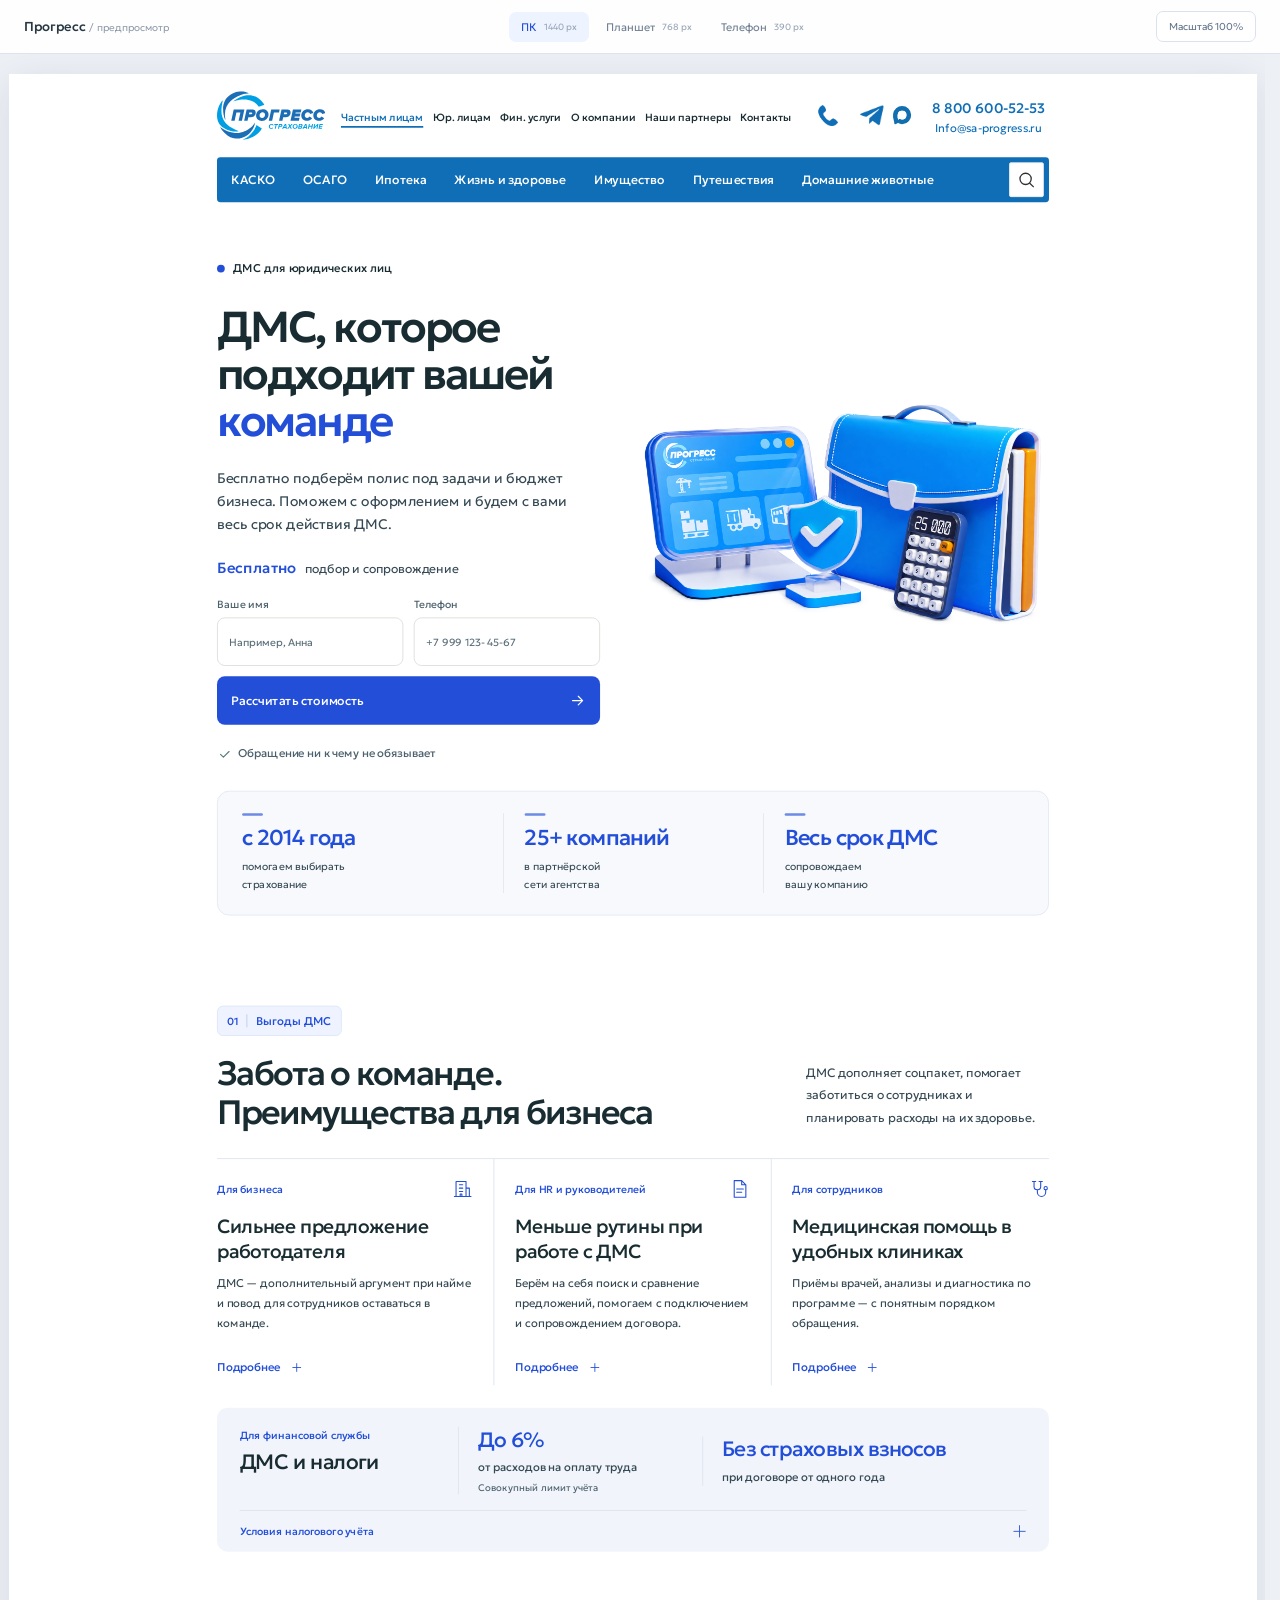
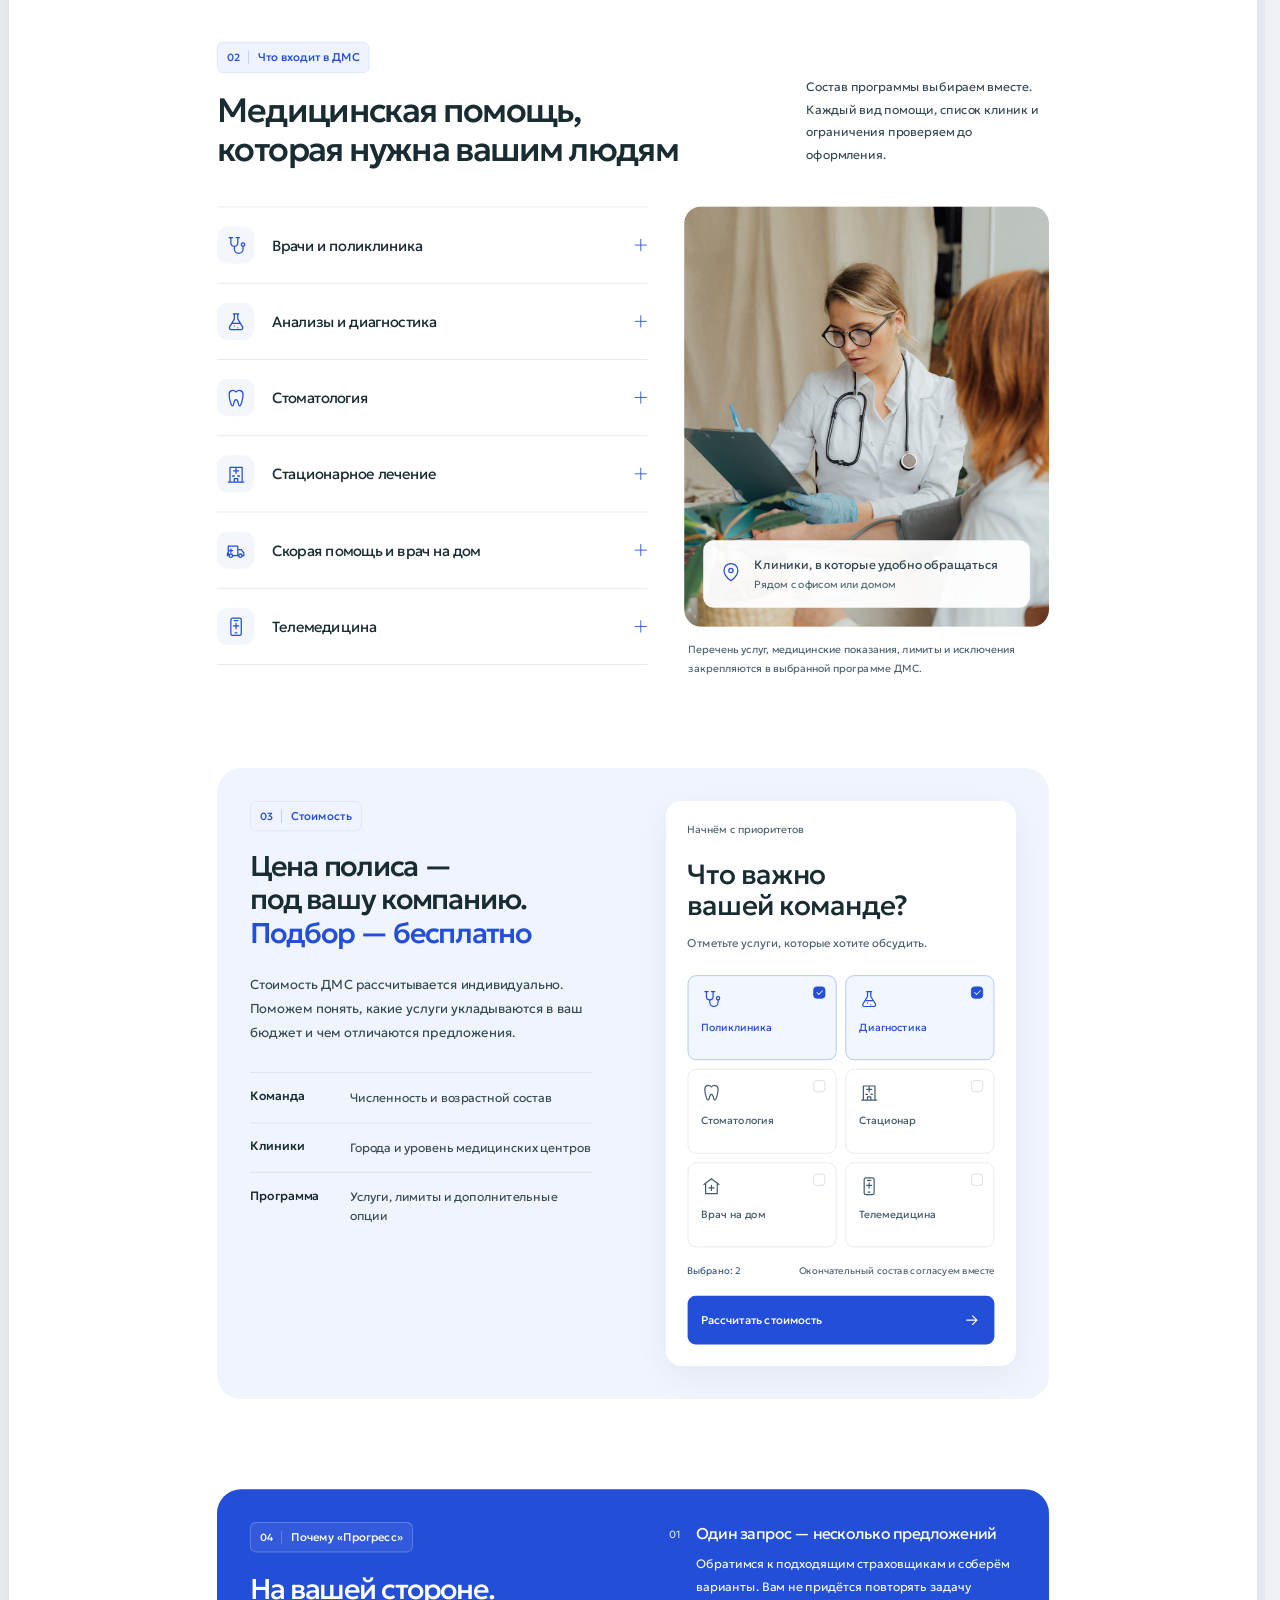
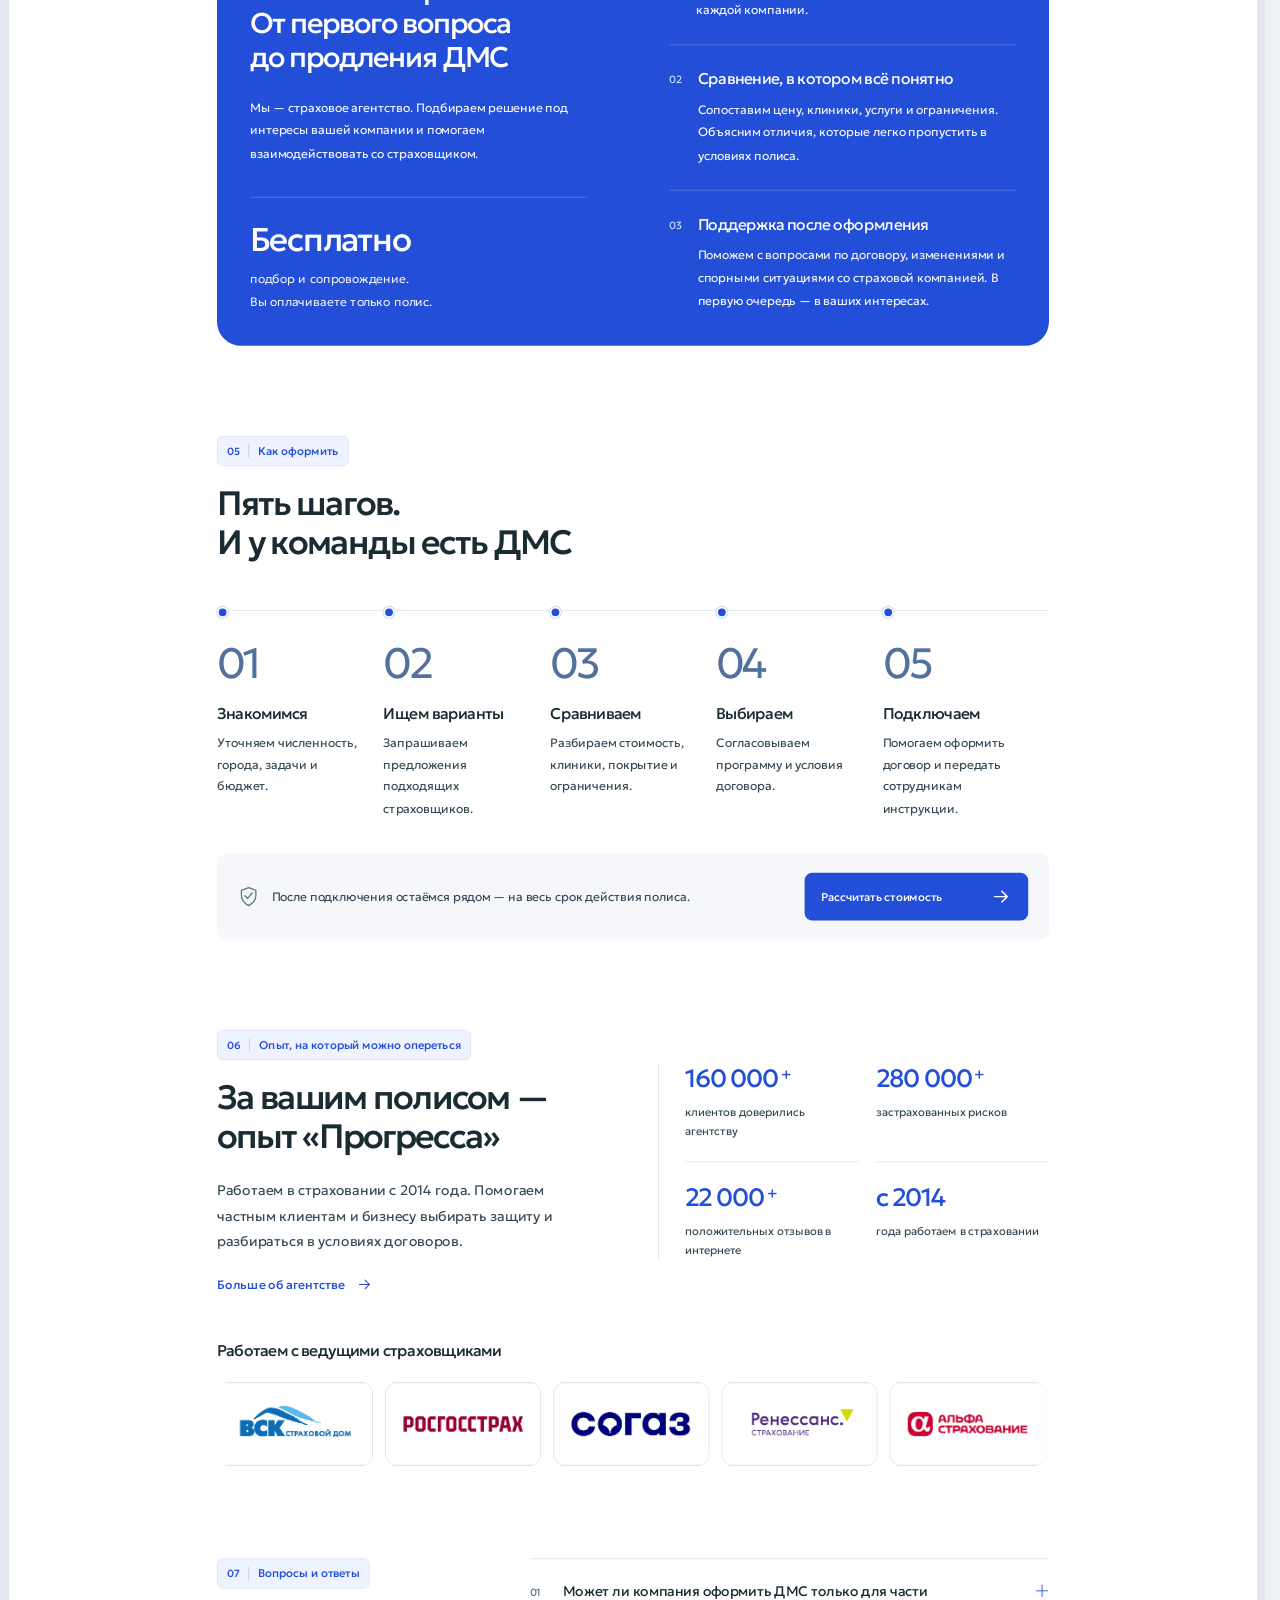
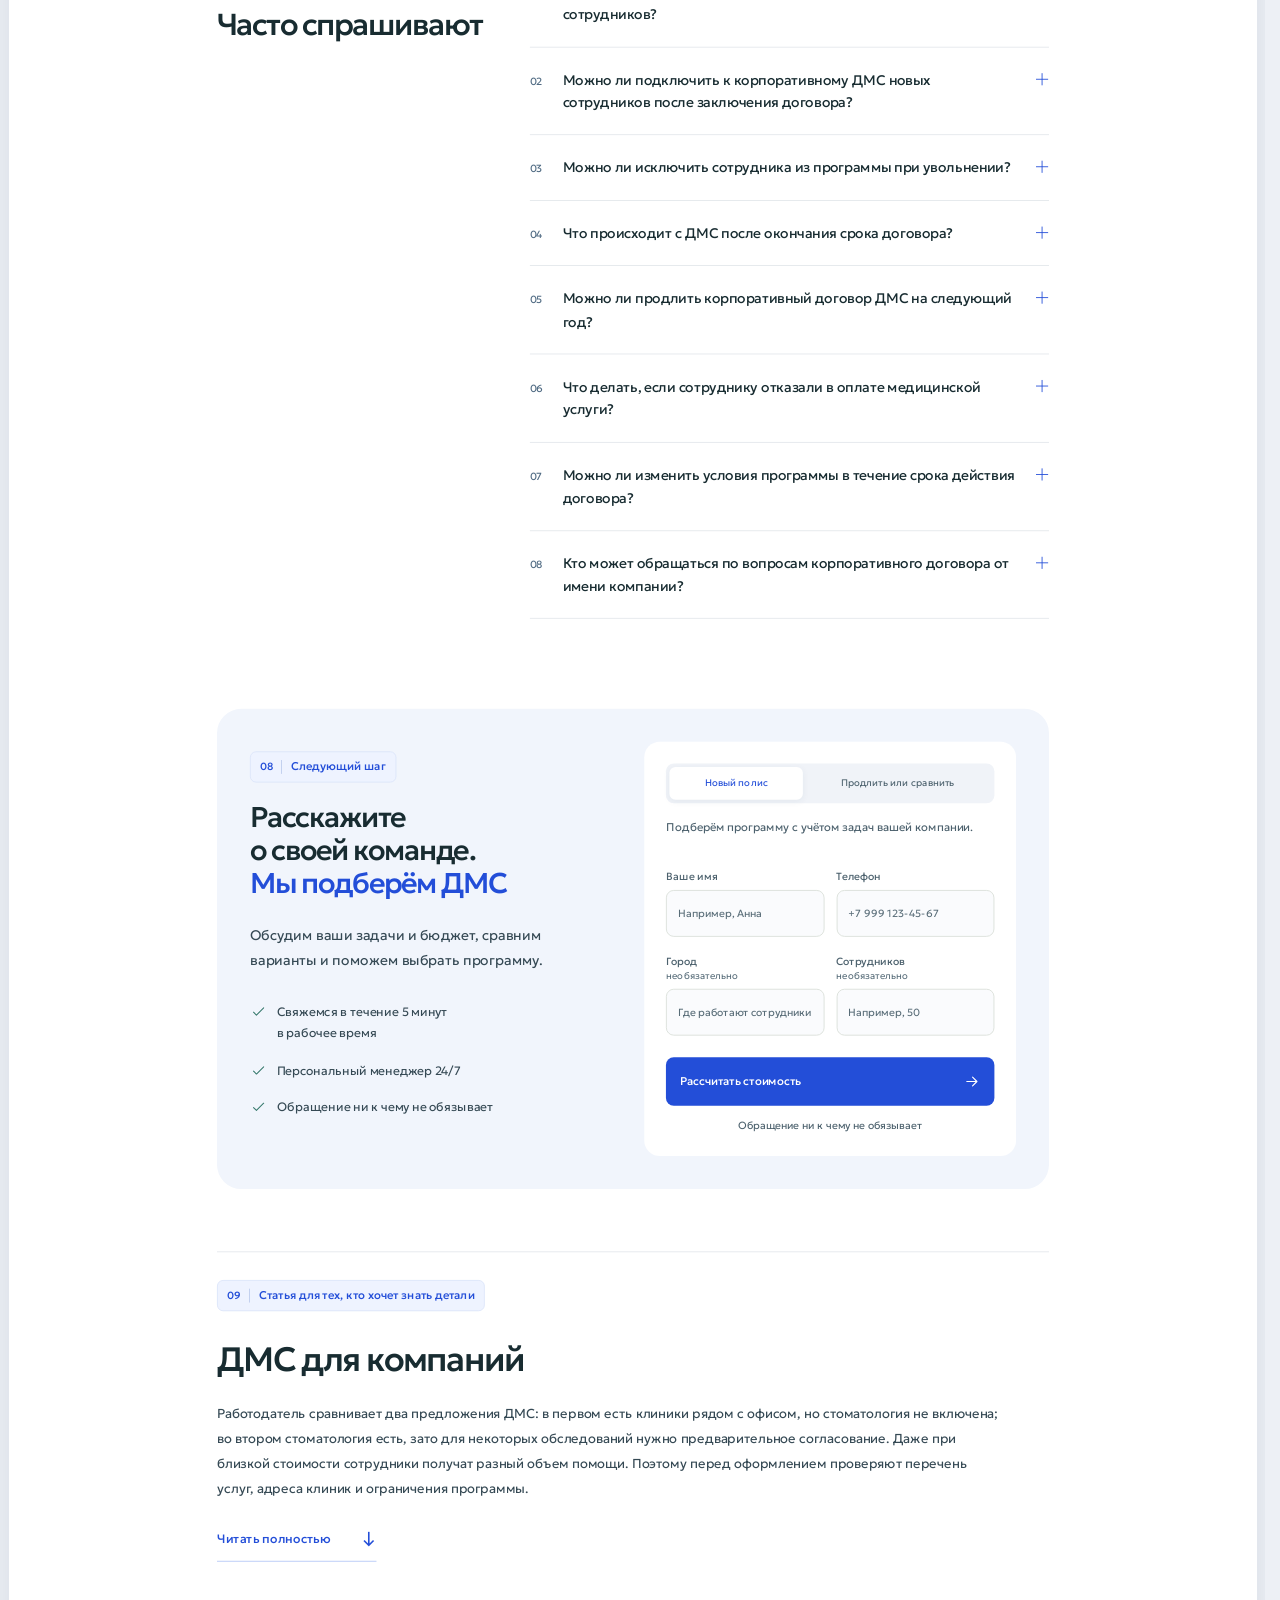
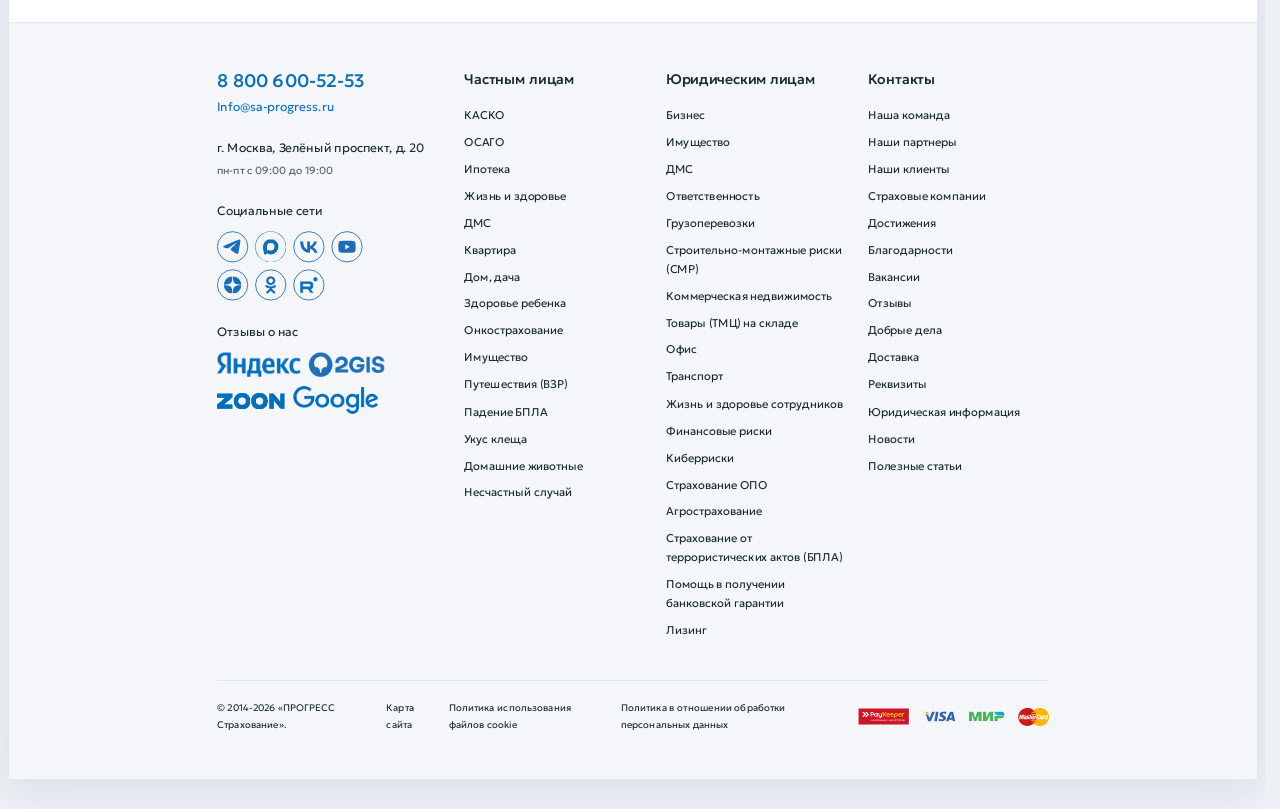
<file: desktop.html>
<!doctype html>
<html lang="ru" data-review="desktop" data-width="1440">
<head>
  <meta charset="utf-8">
  <meta name="viewport" content="width=device-width,initial-scale=1">
  <meta name="robots" content="noindex,nofollow">
  <meta name="theme-color" content="#ffffff">
  <meta name="description" content="Бесплатный подбор ДМС для сотрудников под задачи и бюджет вашей компании. Прогресс Страхование — на вашей стороне весь срок полиса.">
  <title>ПК 1440 — ДМС Прогресс</title>
  <link rel="icon" href="./assets/favicon.svg" type="image/svg+xml">
  <link rel="preload" href="./assets/fonts/Geologica-Variable.ttf" as="font" type="font/ttf" crossorigin>
  <link rel="stylesheet" href="./previews/desktop.css?v=7502505d18bb">
  <link rel="stylesheet" href="./assets/vendor/lenis/lenis.css?v=7502505d18bb">
  <script src="./assets/vendor/lenis/lenis.min.js?v=7502505d18bb" defer></script>
  <script src="./scroll.js?v=7502505d18bb" defer></script>
  <script src="./app.js?v=7502505d18bb" defer></script>
  <script src="./assets/vendor/hystmodal/hystmodal.js?v=7502505d18bb" defer></script>
  <script src="./site-chrome.js?v=7502505d18bb" defer></script>
<link rel="stylesheet" href="./review.css?v=7502505d18bb"><script src="./review.js?v=7502505d18bb" defer></script></head>
<body><div class="review-toolbar"><a class="review-brand" href="./index.html" title="Открыть обычную адаптивную страницу">Прогресс <span>/ предпросмотр</span></a><nav aria-label="Формат предпросмотра"><a href="./desktop.html" aria-current="page">ПК<span>1440 px</span></a><a href="./tablet.html">Планшет<span>768 px</span></a><a href="./mobile.html">Телефон<span>390 px</span></a></nav><button id="review-scale" type="button" aria-pressed="false">Масштаб 100%</button></div><div class="review-stage"><div class="review-canvas">
  <div class="source-chrome source-chrome-header"><header class="header">
    <div class="content-wrapper">
        <div class="header__wrapper">
        <a class="header__logo" href="https://sa-progress.ru/">
            <img class="logo-img" src="./assets/original-site/img/logo.svg" alt="Прогресс стархование логотип">
        </a>
        <nav class="menu-top">
            <ul class="menu-top__list">
    <li class="menu-top__item js-menu-top-item first" data-is-active="yes">
        <a href="https://sa-progress.ru/chastnyim-liczam/" class="js-top-menu-section-item" data-type="private">Частным лицам</a>
            </li>

    <li class="menu-top__item js-menu-top-item" data-is-active="no">
        <a href="https://sa-progress.ru/yuridicheskim-liczam/" class="js-top-menu-section-item" data-type="corporate">Юр. лицам</a>
            </li>

    <li class="menu-top__item js-menu-top-item">
        <a href="https://sa-progress.ru/finansovyie-uslugi/">Фин. услуги</a>
            </li>

    <li class="menu-top__item js-menu-top-item">
        <a href="https://sa-progress.ru/o-kompanii/">О компании</a>
            </li>

    <li class="menu-top__item js-menu-top-item">
        <a href="https://sa-progress.ru/partnery">Наши партнеры</a>
            </li>

    <li class="menu-top__item js-menu-top-item last">
        <a href="https://sa-progress.ru/kontaktyi">Контакты</a>
            </li>
</ul>        </nav>
        <div class="callback-btn__wrapper">
            <button class="callback-btn-desktop" data-hystmodal="#feedback-form-short">Заказать звонок</button>
            <a class="callback-btn-mobile" href="tel:88006005253">
                <img class="callback-btn-mobile__img" src="./assets/original-site/img/icons/callback.png" alt="callback">
            </a>
        </div>
        <div class="header__social">
            <a href="https://t.me/Progress_strahovanie" class="header__social-item" target="_blank" rel="nofollow noopener noreferrer">
                <img src="./assets/original-site/img/icons/telegram.png">
            </a>
            <a href="https://max.ru/u/f9LHodD0cOL1nK710Nd3do71_UiDQPEofr9h8V5QH5dgAX2QZrWWFHqI5sg" class="header__social-item" target="_blank" rel="nofollow noopener noreferrer">
                <img src="./assets/original-site/img/icons/max-simple.svg">
            </a>
        </div>
        <div class="header__contacts">
            <a class="header-phone" href="tel:88006005253">8 800 600-52-53</a>
            <a class="header-mail" href="mailto:info@sa-progress.ru">Info@sa-progress.ru</a>
        </div>
        <div class="mobile-search" data-hystmodal="#mobile-search">
            <div class="mobile-search__icon">
                <svg><use xlink:href="./assets/original-site/sprite.svg#icon-search"></use></svg>
            </div>
        </div>
        <div class="mobile-menu__btn js-open-mobile-menu">
            <span></span>
            <span></span>
            <span></span>
         </div>
        
        <div class="desktop-menu">
            <div class="desktop-menu-wrapper">
                <a href="https://sa-progress.ru/" class="desktop-menu__logo">
                    <img src="./assets/original-site/img/logo-mini.svg" alt="logo">
                </a>
                <nav class="nav-desktop">
                    

<ul class="nav-desktop__list main-menu">
        
<li class="nav-desktop__item main-menu__item first level1">
    <a href="https://sa-progress.ru/chastnyim-liczam/kasko/">КАСКО</a>
        <ul class="main-submenu">
    <div class="main-submenu__wrapper">
        <li class="main-submenu__item first level1">
    <a class="main-submenu__link" href="https://sa-progress.ru/chastnyim-liczam/kasko/mini-kasko">Мини-КАСКО</a>
    </li>


<li class="main-submenu__item level1">
    <a class="main-submenu__link" href="https://sa-progress.ru/chastnyim-liczam/kasko/strahovka-kasko-s-franshizoy">КАСКО с франшизой</a>
    </li>


<li class="main-submenu__item last level1">
    <a class="main-submenu__link" href="https://sa-progress.ru/chastnyim-liczam/kasko/kasko-ot-ugona-i-polnoj-gibeli">КАСКО от угона и полной гибели</a>
    </li>


    </div>
</ul></li>    
<li class="nav-desktop__item main-menu__item level1">
    <a href="https://sa-progress.ru/chastnyim-liczam/osago/">ОСАГО</a>
        <ul class="main-submenu">
    <div class="main-submenu__wrapper">
        <li class="main-submenu__item first level1">
    <a class="main-submenu__link" href="https://sa-progress.ru/chastnyim-liczam/osago/sinyaya-karta">Синяя карта</a>
    </li>


<li class="main-submenu__item level1">
    <a class="main-submenu__link" href="https://sa-progress.ru/chastnyim-liczam/osago/otkryitaya-straxovka-na-mashinu">ОСАГО без ограничений</a>
    </li>


<li class="main-submenu__item last level1">
    <a class="main-submenu__link" href="https://sa-progress.ru/chastnyim-liczam/osago/dsago">ДСАГО (ДГО)</a>
    </li>


    </div>
</ul></li>    
<li class="nav-desktop__item main-menu__item level1">
    <a href="https://sa-progress.ru/chastnyim-liczam/ipoteka/">Ипотека</a>
        <ul class="main-submenu">
    <div class="main-submenu__wrapper">
        <li class="main-submenu__item first level1">
    <a class="main-submenu__link" href="https://sa-progress.ru/chastnyim-liczam/ipoteka/kompleksnoe-ipotechnoe-straxovanie-v-moskve-czena-kalkulyator-oformlen">Комплексное ипотечное страхование</a>
    </li>


<li class="main-submenu__item level1">
    <a class="main-submenu__link" href="https://sa-progress.ru/chastnyim-liczam/ipoteka/straxovanie-zhizni-dlya-ipoteki">Страхование жизни для ипотеки</a>
    </li>


<li class="main-submenu__item last level1">
    <a class="main-submenu__link" href="https://sa-progress.ru/chastnyim-liczam/ipoteka/titulnoe-straxovanie">Титульное страхование</a>
    </li>


    </div>
</ul></li>    
<li class="nav-desktop__item main-menu__item level1">
    <a href="https://sa-progress.ru/chastnyim-liczam/zhizn-i-zdorove/">Жизнь и здоровье</a>
        <ul class="main-submenu">
    <div class="main-submenu__wrapper">
        <li class="main-submenu__item first level1">
    <a class="main-submenu__link" href="https://sa-progress.ru/chastnyim-liczam/zhizn-i-zdorove/dms">Полис ДМС для физических лиц</a>
    </li>


<li class="main-submenu__item level1">
    <a class="main-submenu__link" href="https://sa-progress.ru/chastnyim-liczam/zhizn-i-zdorove/ns-neschastnyij-sluchaj">Страхование от несчастных случаев и болезней</a>
    </li>


<li class="main-submenu__item level1">
    <a class="main-submenu__link" href="https://sa-progress.ru/chastnyim-liczam/zhizn-i-zdorove/sportivnaya-straxovka">Спортивная страховка</a>
    </li>


<li class="main-submenu__item level1">
    <a class="main-submenu__link" href="https://sa-progress.ru/chastnyim-liczam/zhizn-i-zdorove/onkologicheskie-zabolevaniya">Онкологические заболевания</a>
    </li>


<li class="main-submenu__item level1">
    <a class="main-submenu__link" href="https://sa-progress.ru/chastnyim-liczam/zhizn-i-zdorove/polis-dms-dlya-rebenka">Полис ДМС для ребенка</a>
    </li>


<li class="main-submenu__item level1">
    <a class="main-submenu__link" href="https://sa-progress.ru/chastnyim-liczam/zhizn-i-zdorove/dms-so-stomatologiey-dlya-fizicheskih-lic">ДМС со стоматологией для физических лиц</a>
    </li>


<li class="main-submenu__item level1">
    <a class="main-submenu__link" href="https://sa-progress.ru/chastnyim-liczam/zhizn-i-zdorove/straxovanie-detej">Страхование детей</a>
    </li>


<li class="main-submenu__item last level1">
    <a class="main-submenu__link" href="https://sa-progress.ru/chastnyim-liczam/zhizn-i-zdorove/ukus-kleshha">Страховка от укуса клеща «Антиклещ»</a>
    </li>


    </div>
</ul></li>    
<li class="nav-desktop__item main-menu__item level1">
    <a href="https://sa-progress.ru/chastnyim-liczam/imushhestvo/">Имущество</a>
        <ul class="main-submenu">
    <div class="main-submenu__wrapper">
        <li class="main-submenu__item first level1">
    <a class="main-submenu__link" href="https://sa-progress.ru/chastnyim-liczam/imushhestvo/kvartira-apartamentyi">Страхование квартиры</a>
    </li>


<li class="main-submenu__item level1">
    <a class="main-submenu__link" href="https://sa-progress.ru/chastnyim-liczam/imushhestvo/dom-dacha">Страхование дома и дачи</a>
    </li>


<li class="main-submenu__item level1">
    <a class="main-submenu__link" href="https://sa-progress.ru/chastnyim-liczam/imushhestvo/otvetstvennost-pered-sosedyami">Страхование ответственности перед соседями</a>
    </li>


<li class="main-submenu__item level1">
    <a class="main-submenu__link" href="https://sa-progress.ru/chastnyim-liczam/imushhestvo/straxovanie-ot-padeniya-bpla">Страхование от падения БПЛА</a>
    </li>


<li class="main-submenu__item last level1">
    <a class="main-submenu__link" href="https://sa-progress.ru/chastnyim-liczam/imushhestvo/straxovanie-bani">Страхование бани</a>
    </li>


    </div>
</ul></li>    
<li class="nav-desktop__item main-menu__item level1">
    <a href="https://sa-progress.ru/chastnyim-liczam/puteshestviya/">Путешествия</a>
        <ul class="main-submenu">
    <div class="main-submenu__wrapper">
        <li class="main-submenu__item first level1">
    <a class="main-submenu__link" href="https://sa-progress.ru/chastnyim-liczam/puteshestviya/straxovka-vzr-dlya-vizyi">Страховка выезжающих за рубеж (ВЗР)</a>
    </li>


<li class="main-submenu__item level1">
    <a class="main-submenu__link" href="https://sa-progress.ru/chastnyim-liczam/puteshestviya/straxovanie-puteshestvuyushhix-po-rossii">Страховка для путешествий по России</a>
    </li>


<li class="main-submenu__item level1">
    <a class="main-submenu__link" href="https://sa-progress.ru/chastnyim-liczam/puteshestviya/straxovanie-tura-ot-nevyileta">Страховка от невылета за границу</a>
    </li>


<li class="main-submenu__item level1">
    <a class="main-submenu__link" href="https://sa-progress.ru/chastnyim-liczam/puteshestviya/straxovanie-bagazha-ot-poteri-v-puteshestvii">Страхование багажа от потери в путешествии</a>
    </li>


<li class="main-submenu__item last level1">
    <a class="main-submenu__link" href="https://sa-progress.ru/chastnyim-liczam/puteshestviya/straxovanie-bagazha-pri-perelete">Страхование багажа при перелете</a>
    </li>


    </div>
</ul></li>    
<li class="nav-desktop__item main-menu__item last level1">
    <a href="https://sa-progress.ru/chastnyim-liczam/straxovanie-pitomczev">Домашние животные</a>
        </li>        </ul>                </nav>
                
                <div class="desktop-menu__contacts">
                    <a href="https://t.me/Progress_strahovanie" class="header-icon">
                        <img src="./assets/original-site/img/icons/telegram-white.svg" alt="">
                    </a>
                    <a href="https://max.ru/u/f9LHodD0cOL1nK710Nd3do71_UiDQPEofr9h8V5QH5dgAX2QZrWWFHqI5sg" class="header-icon">
                        <img src="./assets/original-site/img/icons/max-white-simple.svg" alt="">
                    </a>
                    <div class="contacts-wrapper">
                        <a href="tel:88006005253" class="phone">8 800 600-52-53</a>
                        <a href="mailto:info@sa-progress.ru" class="email">info@sa-progress.ru</a>
                    </div>
                </div>
                
                <div class="desktop-menu__search">
                    <div class="search-btn js-toggle-desktop-search-btn">
                        <svg>
                            <use xlink:href="./assets/original-site/sprite.svg#icon-search"></use>
                        </svg>
                    </div>
                    <form id="main-menu-search-form" class="desktop-search__form js-search-form js-hidden" action="https://sa-progress.ru/search" method="get">
    <input id="searchField" type="text" name="query" placeholder="Поиск...">
    <input type="hidden" name="id" value="search">
    
    <div class="desktop-search__btn-close js-toggle-desktop-search-btn js-clear-search-form">
        <svg>
            <use xlink:href="./assets/original-site/sprite.svg#mobile-close"></use>
        </svg>
    </div>
    <button type="submit" class="desktop-search__btn-search ">
        <svg>
            <use xlink:href="./assets/original-site/sprite.svg#icon-search"></use>
        </svg>
    </button>
    
</form>                </div>
            </div>
        </div>

    </div>
    </div>
    

<div class="c-mobile-menu js-mobile-menu js-hidden fixed">
    <div class="mobile-menu-wrapper">
        <div class="section-switch">
            <div class="section-name js-mobile-section-switch active" data-type="private">Частным лицам</div>
            <div class="section-name js-mobile-section-switch " data-type="corporate">Юр. лицам</div>
            <div class="section-name js-mobile-section-switch " data-type="finance">Фин. услуги</div>
        </div>
        <nav class="c-nav-mobile border js-mobile-section " data-type="private">
            <ul class="menu-top__list"><li class="menu-mobile__item first level1 js-mobile-menu-parent" data-link="https://sa-progress.ru/chastnyim-liczam/kasko/" data-title="КАСКО">
    <div>КАСКО</div>
    <div class="mobile-menu__nav-arrow">
        <svg><use xlink:href="./assets/original-site/sprite.svg#mobile-arrow"></use></svg>
    </div>
    <ul class="mobile-menu__inner js-mobile-menu-inner fixed">
    <div class="js-mobile-menu-close-subsection mobile-menu__close-subsection">
        <svg><use xlink:href="./assets/original-site/sprite.svg#mobile-arrow-prev"></use></svg>
        Назад
    </div>
    <a href="" class="mobule-menu__submenu-title js-mobile-menu-submenu-title"></a>
    <li class="menu-mobile__item first level2"><a href="https://sa-progress.ru/chastnyim-liczam/kasko/mini-kasko">Мини-КАСКО</a></li><li class="menu-mobile__item level2"><a href="https://sa-progress.ru/chastnyim-liczam/kasko/strahovka-kasko-s-franshizoy">КАСКО с франшизой</a></li><li class="menu-mobile__item last level2"><a href="https://sa-progress.ru/chastnyim-liczam/kasko/kasko-ot-ugona-i-polnoj-gibeli">КАСКО от угона и полной гибели</a></li></ul></li><li class="menu-mobile__item level1 js-mobile-menu-parent" data-link="https://sa-progress.ru/chastnyim-liczam/osago/" data-title="ОСАГО">
    <div>ОСАГО</div>
    <div class="mobile-menu__nav-arrow">
        <svg><use xlink:href="./assets/original-site/sprite.svg#mobile-arrow"></use></svg>
    </div>
    <ul class="mobile-menu__inner js-mobile-menu-inner fixed">
    <div class="js-mobile-menu-close-subsection mobile-menu__close-subsection">
        <svg><use xlink:href="./assets/original-site/sprite.svg#mobile-arrow-prev"></use></svg>
        Назад
    </div>
    <a href="" class="mobule-menu__submenu-title js-mobile-menu-submenu-title"></a>
    <li class="menu-mobile__item first level2"><a href="https://sa-progress.ru/chastnyim-liczam/osago/sinyaya-karta">Синяя карта</a></li><li class="menu-mobile__item level2"><a href="https://sa-progress.ru/chastnyim-liczam/osago/otkryitaya-straxovka-na-mashinu">ОСАГО без ограничений</a></li><li class="menu-mobile__item last level2"><a href="https://sa-progress.ru/chastnyim-liczam/osago/dsago">ДСАГО (ДГО)</a></li></ul></li><li class="menu-mobile__item level1 js-mobile-menu-parent" data-link="https://sa-progress.ru/chastnyim-liczam/ipoteka/" data-title="Ипотека">
    <div>Ипотека</div>
    <div class="mobile-menu__nav-arrow">
        <svg><use xlink:href="./assets/original-site/sprite.svg#mobile-arrow"></use></svg>
    </div>
    <ul class="mobile-menu__inner js-mobile-menu-inner fixed">
    <div class="js-mobile-menu-close-subsection mobile-menu__close-subsection">
        <svg><use xlink:href="./assets/original-site/sprite.svg#mobile-arrow-prev"></use></svg>
        Назад
    </div>
    <a href="" class="mobule-menu__submenu-title js-mobile-menu-submenu-title"></a>
    <li class="menu-mobile__item first level2"><a href="https://sa-progress.ru/chastnyim-liczam/ipoteka/kompleksnoe-ipotechnoe-straxovanie-v-moskve-czena-kalkulyator-oformlen">Комплексное ипотечное страхование</a></li><li class="menu-mobile__item level2"><a href="https://sa-progress.ru/chastnyim-liczam/ipoteka/straxovanie-zhizni-dlya-ipoteki">Страхование жизни для ипотеки</a></li><li class="menu-mobile__item last level2"><a href="https://sa-progress.ru/chastnyim-liczam/ipoteka/titulnoe-straxovanie">Титульное страхование</a></li></ul></li><li class="menu-mobile__item level1 js-mobile-menu-parent" data-link="https://sa-progress.ru/chastnyim-liczam/zhizn-i-zdorove/" data-title="Жизнь и здоровье">
    <div>Жизнь и здоровье</div>
    <div class="mobile-menu__nav-arrow">
        <svg><use xlink:href="./assets/original-site/sprite.svg#mobile-arrow"></use></svg>
    </div>
    <ul class="mobile-menu__inner js-mobile-menu-inner fixed">
    <div class="js-mobile-menu-close-subsection mobile-menu__close-subsection">
        <svg><use xlink:href="./assets/original-site/sprite.svg#mobile-arrow-prev"></use></svg>
        Назад
    </div>
    <a href="" class="mobule-menu__submenu-title js-mobile-menu-submenu-title"></a>
    <li class="menu-mobile__item first level2"><a href="https://sa-progress.ru/chastnyim-liczam/zhizn-i-zdorove/dms">Полис ДМС для физических лиц</a></li><li class="menu-mobile__item level2"><a href="https://sa-progress.ru/chastnyim-liczam/zhizn-i-zdorove/ns-neschastnyij-sluchaj">Страхование от несчастных случаев и болезней</a></li><li class="menu-mobile__item level2"><a href="https://sa-progress.ru/chastnyim-liczam/zhizn-i-zdorove/sportivnaya-straxovka">Спортивная страховка</a></li><li class="menu-mobile__item level2"><a href="https://sa-progress.ru/chastnyim-liczam/zhizn-i-zdorove/onkologicheskie-zabolevaniya">Онкологические заболевания</a></li><li class="menu-mobile__item level2"><a href="https://sa-progress.ru/chastnyim-liczam/zhizn-i-zdorove/polis-dms-dlya-rebenka">Полис ДМС для ребенка</a></li><li class="menu-mobile__item level2"><a href="https://sa-progress.ru/chastnyim-liczam/zhizn-i-zdorove/dms-so-stomatologiey-dlya-fizicheskih-lic">ДМС со стоматологией для физических лиц</a></li><li class="menu-mobile__item level2"><a href="https://sa-progress.ru/chastnyim-liczam/zhizn-i-zdorove/straxovanie-detej">Страхование детей</a></li><li class="menu-mobile__item last level2"><a href="https://sa-progress.ru/chastnyim-liczam/zhizn-i-zdorove/ukus-kleshha">Страховка от укуса клеща «Антиклещ»</a></li></ul></li><li class="menu-mobile__item level1 js-mobile-menu-parent" data-link="https://sa-progress.ru/chastnyim-liczam/imushhestvo/" data-title="Имущество">
    <div>Имущество</div>
    <div class="mobile-menu__nav-arrow">
        <svg><use xlink:href="./assets/original-site/sprite.svg#mobile-arrow"></use></svg>
    </div>
    <ul class="mobile-menu__inner js-mobile-menu-inner fixed">
    <div class="js-mobile-menu-close-subsection mobile-menu__close-subsection">
        <svg><use xlink:href="./assets/original-site/sprite.svg#mobile-arrow-prev"></use></svg>
        Назад
    </div>
    <a href="" class="mobule-menu__submenu-title js-mobile-menu-submenu-title"></a>
    <li class="menu-mobile__item first level2"><a href="https://sa-progress.ru/chastnyim-liczam/imushhestvo/kvartira-apartamentyi">Страхование квартиры</a></li><li class="menu-mobile__item level2"><a href="https://sa-progress.ru/chastnyim-liczam/imushhestvo/dom-dacha">Страхование дома и дачи</a></li><li class="menu-mobile__item level2"><a href="https://sa-progress.ru/chastnyim-liczam/imushhestvo/otvetstvennost-pered-sosedyami">Страхование ответственности перед соседями</a></li><li class="menu-mobile__item level2"><a href="https://sa-progress.ru/chastnyim-liczam/imushhestvo/straxovanie-ot-padeniya-bpla">Страхование от падения БПЛА</a></li><li class="menu-mobile__item last level2"><a href="https://sa-progress.ru/chastnyim-liczam/imushhestvo/straxovanie-bani">Страхование бани</a></li></ul></li><li class="menu-mobile__item level1 js-mobile-menu-parent" data-link="https://sa-progress.ru/chastnyim-liczam/puteshestviya/" data-title="Путешествия">
    <div>Путешествия</div>
    <div class="mobile-menu__nav-arrow">
        <svg><use xlink:href="./assets/original-site/sprite.svg#mobile-arrow"></use></svg>
    </div>
    <ul class="mobile-menu__inner js-mobile-menu-inner fixed">
    <div class="js-mobile-menu-close-subsection mobile-menu__close-subsection">
        <svg><use xlink:href="./assets/original-site/sprite.svg#mobile-arrow-prev"></use></svg>
        Назад
    </div>
    <a href="" class="mobule-menu__submenu-title js-mobile-menu-submenu-title"></a>
    <li class="menu-mobile__item first level2"><a href="https://sa-progress.ru/chastnyim-liczam/puteshestviya/straxovka-vzr-dlya-vizyi">Страховка выезжающих за рубеж (ВЗР)</a></li><li class="menu-mobile__item level2"><a href="https://sa-progress.ru/chastnyim-liczam/puteshestviya/straxovanie-puteshestvuyushhix-po-rossii">Страховка для путешествий по России</a></li><li class="menu-mobile__item level2"><a href="https://sa-progress.ru/chastnyim-liczam/puteshestviya/straxovanie-tura-ot-nevyileta">Страховка от невылета за границу</a></li><li class="menu-mobile__item level2"><a href="https://sa-progress.ru/chastnyim-liczam/puteshestviya/straxovanie-bagazha-ot-poteri-v-puteshestvii">Страхование багажа от потери в путешествии</a></li><li class="menu-mobile__item last level2"><a href="https://sa-progress.ru/chastnyim-liczam/puteshestviya/straxovanie-bagazha-pri-perelete">Страхование багажа при перелете</a></li></ul></li><li class="menu-mobile__item last level1"><a href="https://sa-progress.ru/chastnyim-liczam/straxovanie-pitomczev">Домашние животные</a></li></ul> 
        </nav>
        <nav class="c-nav-mobile border js-mobile-section js-hidden" data-type="corporate">
            <ul class="menu-top__list"><li class="menu-mobile__item first level1 js-mobile-menu-parent" data-link="https://sa-progress.ru/yuridicheskim-liczam/imushhestvo/" data-title="Имущество">
    <div>Имущество</div>
    <div class="mobile-menu__nav-arrow">
        <svg><use xlink:href="./assets/original-site/sprite.svg#mobile-arrow"></use></svg>
    </div>
    <ul class="mobile-menu__inner js-mobile-menu-inner fixed">
    <div class="js-mobile-menu-close-subsection mobile-menu__close-subsection">
        <svg><use xlink:href="./assets/original-site/sprite.svg#mobile-arrow-prev"></use></svg>
        Назад
    </div>
    <a href="" class="mobule-menu__submenu-title js-mobile-menu-submenu-title"></a>
    <li class="menu-mobile__item first level2">
    <a href="https://sa-progress.ru/yuridicheskim-liczam/imushhestvo/straxovanie-kommercheskoj-nedvizhimosti">Страхование коммерческой недвижимости</a>
    </li>

<li class="menu-mobile__item level2">
    <a href="https://sa-progress.ru/yuridicheskim-liczam/imushhestvo/straxovanie-tmcz-tovara-na-sklade">Страхование (ТМЦ) товара</a>
    </li>

<li class="menu-mobile__item level2">
    <a href="https://sa-progress.ru/yuridicheskim-liczam/imushhestvo/straxovanie-skladov">Страхование складов</a>
    </li>

<li class="menu-mobile__item level2">
    <a href="https://sa-progress.ru/yuridicheskim-liczam/imushhestvo/straxovanie-oborudovaniya-i-inventarya">Страхование оборудования и инвентаря</a>
    </li>

<li class="menu-mobile__item level2">
    <a href="https://sa-progress.ru/yuridicheskim-liczam/imushhestvo/straxovanie-tcz">Страхование ТЦ</a>
    </li>

<li class="menu-mobile__item level2">
    <a href="https://sa-progress.ru/yuridicheskim-liczam/imushhestvo/straxovanie-vyistavok-i-predmetov-iskusstva">Страхование выставок и предметов искусства</a>
    </li>

<li class="menu-mobile__item level2">
    <a href="https://sa-progress.ru/yuridicheskim-liczam/imushhestvo/straxovanie-lizingovogo-imushhestva">Страхование лизингового имущества</a>
    </li>

<li class="menu-mobile__item level2">
    <a href="https://sa-progress.ru/yuridicheskim-liczam/imushhestvo/straxovanie-zalogovogo-imushhestva">Страхование залогового имущества</a>
    </li>

<li class="menu-mobile__item level2">
    <a href="https://sa-progress.ru/yuridicheskim-liczam/imushhestvo/straxovanie-lombardov-i-yuvelirnyix-magazinov">Страхование ломбардов и ювелирных магазинов</a>
    </li>

<li class="menu-mobile__item level2">
    <a href="https://sa-progress.ru/yuridicheskim-liczam/imushhestvo/inzhenernyie-seti-i-kommunikaczii">Инженерные сети и коммуникации</a>
    </li>

<li class="menu-mobile__item level2">
    <a href="https://sa-progress.ru/yuridicheskim-liczam/imushhestvo/straxovanie-bankomatov-i-terminalov-samoobsluzhivaniya">Страхование банкоматов и терминалов самообслуживания</a>
    </li>

<li class="menu-mobile__item level2">
    <a href="https://sa-progress.ru/yuridicheskim-liczam/imushhestvo/straxovanie-restoranov-barov-i-kafe">Страхование ресторанов, баров и кафе</a>
    </li>

<li class="menu-mobile__item level2">
    <a href="https://sa-progress.ru/yuridicheskim-liczam/imushhestvo/straxovanie-gostinicz-i-otelej">Страхование гостиниц и отелей</a>
    </li>

<li class="menu-mobile__item level2">
    <a href="https://sa-progress.ru/yuridicheskim-liczam/imushhestvo/strahovanie-ot-padeniya-bpla-yur-lic">Страхование от падения БПЛА</a>
    </li>

<li class="menu-mobile__item level2">
    <a href="https://sa-progress.ru/yuridicheskim-liczam/imushhestvo/strahovanie-nezhilyh-pomeshcheniy-i-zdaniy">Страхование нежилых помещений и зданий</a>
    </li>

<li class="menu-mobile__item last level2">
    <a href="https://sa-progress.ru/yuridicheskim-liczam/imushhestvo/straxovanie-ofisa">Страхование офиса</a>
    </li>

</ul></li><li class="menu-mobile__item level1 js-mobile-menu-parent" data-link="https://sa-progress.ru/yuridicheskim-liczam/otvetstvennost/" data-title="Ответственность">
    <div>Ответственность</div>
    <div class="mobile-menu__nav-arrow">
        <svg><use xlink:href="./assets/original-site/sprite.svg#mobile-arrow"></use></svg>
    </div>
    <ul class="mobile-menu__inner js-mobile-menu-inner fixed">
    <div class="js-mobile-menu-close-subsection mobile-menu__close-subsection">
        <svg><use xlink:href="./assets/original-site/sprite.svg#mobile-arrow-prev"></use></svg>
        Назад
    </div>
    <a href="" class="mobule-menu__submenu-title js-mobile-menu-submenu-title"></a>
    <li class="menu-mobile__item first level2">
    <a href="https://sa-progress.ru/yuridicheskim-liczam/otvetstvennost/straxovanie-professionalnoj-otvetstvennosti">Страхование профессиональной ответственности</a>
    </li>

<li class="menu-mobile__item level2">
    <a href="https://sa-progress.ru/yuridicheskim-liczam/otvetstvennost/straxovanie-grazhdanskoj-otvetstvennosti">Страхование гражданской ответственности</a>
    </li>

<li class="menu-mobile__item level2">
    <a href="https://sa-progress.ru/yuridicheskim-liczam/otvetstvennost/straxovanie-otvetstvennosti-perevozchikov-gruzov-i-ekspeditorov">Страхование ответственности перевозчиков грузов и экспедиторов</a>
    </li>

    <li class="menu-mobile__item level2">
        <a href="https://sa-progress.ru/page-tags/straxovanie-grazhdanskoj-otvetstvennosti-arendatora">Страхование арендатора</a>
    </li>
    <li class="menu-mobile__item level2">
        <a href="https://sa-progress.ru/page-tags/otvetstvennost-podryadnyix-organizaczij">Ответственность подрядных организаций</a>
    </li>
    <li class="menu-mobile__item level2">
        <a href="https://sa-progress.ru/page-tags/straxovanie-otvetstvennosti-proizvoditelya">Страхование ответственности производителя</a>
    </li>
    <li class="menu-mobile__item level2">
        <a href="https://sa-progress.ru/page-tags/straxovanie-otvetstvennosti-vladelczev-bespilotnikov">Страхование ответственности владельцев беспилотников</a>
    </li>
    <li class="menu-mobile__item level2">
        <a href="https://sa-progress.ru/page-tags/straxovanie-otvetstvennosti-rabotodatelya">Страхование ответственности работодателя</a>
    </li>
    <li class="menu-mobile__item level2">
        <a href="https://sa-progress.ru/page-tags/straxovanie-otvetstvennosti-za-kachestvo-produkczii">Страхование ответственности за качество продукции</a>
    </li>
<li class="menu-mobile__item last level2">
    <a href="https://sa-progress.ru/yuridicheskim-liczam/otvetstvennost/ekologicheskoe-straxovanie-riskov">Страхование экологических рисков</a>
    </li>

</ul></li><li class="menu-mobile__item level1 js-mobile-menu-parent" data-link="https://sa-progress.ru/yuridicheskim-liczam/trasnsport/" data-title="Транспорт">
    <div>Транспорт</div>
    <div class="mobile-menu__nav-arrow">
        <svg><use xlink:href="./assets/original-site/sprite.svg#mobile-arrow"></use></svg>
    </div>
    <ul class="mobile-menu__inner js-mobile-menu-inner fixed">
    <div class="js-mobile-menu-close-subsection mobile-menu__close-subsection">
        <svg><use xlink:href="./assets/original-site/sprite.svg#mobile-arrow-prev"></use></svg>
        Назад
    </div>
    <a href="" class="mobule-menu__submenu-title js-mobile-menu-submenu-title"></a>
    <li class="menu-mobile__item first level2">
    <a href="https://sa-progress.ru/yuridicheskim-liczam/trasnsport/gruzoperevozki">Грузоперевозки</a>
    </li>

<li class="menu-mobile__item level2">
    <a href="https://sa-progress.ru/yuridicheskim-liczam/trasnsport/straxovanie-avtoparka">Страхование автопарка</a>
    </li>

<li class="menu-mobile__item level2">
    <a href="https://sa-progress.ru/yuridicheskim-liczam/trasnsport/kasko-dlya-yuridicheskix-licz">КАСКО</a>
    </li>

<li class="menu-mobile__item level2">
    <a href="https://sa-progress.ru/yuridicheskim-liczam/trasnsport/osago-dlya-yuridicheskix-licz">ОСАГО</a>
    </li>

<li class="menu-mobile__item level2">
    <a href="https://sa-progress.ru/yuridicheskim-liczam/trasnsport/aviatransporta">Авиатранспорт</a>
    </li>

<li class="menu-mobile__item level2">
    <a href="https://sa-progress.ru/yuridicheskim-liczam/trasnsport/straxovanie-morskix-i-rechnyix-sudov">Страхование морских и речных судов</a>
    </li>

<li class="menu-mobile__item level2">
    <a href="https://sa-progress.ru/yuridicheskim-liczam/trasnsport/straxovanie-speczialnoj-texniki/">Страхование специальной техники</a>
    </li>

<li class="menu-mobile__item last level2">
    <a href="https://sa-progress.ru/yuridicheskim-liczam/trasnsport/polis-osgop-taksi">Полис ОСГОП такси</a>
    </li>

</ul></li><li class="menu-mobile__item level1 js-mobile-menu-parent" data-link="https://sa-progress.ru/yuridicheskim-liczam/mediczina/" data-title="Жизнь и здоровье">
    <div>Жизнь и здоровье</div>
    <div class="mobile-menu__nav-arrow">
        <svg><use xlink:href="./assets/original-site/sprite.svg#mobile-arrow"></use></svg>
    </div>
    <ul class="mobile-menu__inner js-mobile-menu-inner fixed">
    <div class="js-mobile-menu-close-subsection mobile-menu__close-subsection">
        <svg><use xlink:href="./assets/original-site/sprite.svg#mobile-arrow-prev"></use></svg>
        Назад
    </div>
    <a href="" class="mobule-menu__submenu-title js-mobile-menu-submenu-title"></a>
    <li class="menu-mobile__item first level2">
    <a href="https://sa-progress.ru/yuridicheskim-liczam/mediczina/dms-dlya-yuridicheskix-licz">ДМС для юридических лиц</a>
    </li>

<li class="menu-mobile__item level2">
    <a href="https://sa-progress.ru/yuridicheskim-liczam/mediczina/straxovanie-zhizni-i-zdorovya-sotrudnikov">Страхование жизни и здоровья сотрудников</a>
    </li>

<li class="menu-mobile__item level2">
    <a href="https://sa-progress.ru/yuridicheskim-liczam/mediczina/kollektivnoe-straxovanie-ot-onkozabolevanij">Коллективное страхование от онкозаболеваний</a>
    </li>

<li class="menu-mobile__item level2">
    <a href="https://sa-progress.ru/yuridicheskim-liczam/mediczina/kollektivnoe-straxovanie-ot-neschastnyix-sluchaev">Коллективное страхование от несчастных случаев</a>
    </li>

<li class="menu-mobile__item last level2">
    <a href="https://sa-progress.ru/yuridicheskim-liczam/mediczina/straxovanie-passazhirov">Страхование пассажиров</a>
    </li>

</ul></li><li class="menu-mobile__item level1 js-mobile-menu-parent" data-link="https://sa-progress.ru/yuridicheskim-liczam/stroitelno-montazhnyie-riski/" data-title="Строительно-монтажные риски">
    <div>Строительно-монтажные риски</div>
    <div class="mobile-menu__nav-arrow">
        <svg><use xlink:href="./assets/original-site/sprite.svg#mobile-arrow"></use></svg>
    </div>
    <ul class="mobile-menu__inner js-mobile-menu-inner fixed">
    <div class="js-mobile-menu-close-subsection mobile-menu__close-subsection">
        <svg><use xlink:href="./assets/original-site/sprite.svg#mobile-arrow-prev"></use></svg>
        Назад
    </div>
    <a href="" class="mobule-menu__submenu-title js-mobile-menu-submenu-title"></a>
    <li class="menu-mobile__item first level2">
    <a href="https://sa-progress.ru/yuridicheskim-liczam/stroitelno-montazhnyie-riski/straxovanie-grazhdanskoj-otvetstvennosti-chlenov-sro-odo">Страхование гражданской ответственности членов СРО (ОДО)</a>
    </li>

<li class="menu-mobile__item last level2">
    <a href="https://sa-progress.ru/yuridicheskim-liczam/stroitelno-montazhnyie-riski/straxovanie-ppgo">Страхование ППГО</a>
    </li>

</ul></li><li class="menu-mobile__item level1 js-mobile-menu-parent" data-link="https://sa-progress.ru/yuridicheskim-liczam/finansovyie-riski/" data-title="Финансовые риски">
    <div>Финансовые риски</div>
    <div class="mobile-menu__nav-arrow">
        <svg><use xlink:href="./assets/original-site/sprite.svg#mobile-arrow"></use></svg>
    </div>
    <ul class="mobile-menu__inner js-mobile-menu-inner fixed">
    <div class="js-mobile-menu-close-subsection mobile-menu__close-subsection">
        <svg><use xlink:href="./assets/original-site/sprite.svg#mobile-arrow-prev"></use></svg>
        Назад
    </div>
    <a href="" class="mobule-menu__submenu-title js-mobile-menu-submenu-title"></a>
    <li class="menu-mobile__item first level2">
    <a href="https://sa-progress.ru/yuridicheskim-liczam/finansovyie-riski/straxovanie-debitorskoj-zadolzhennosti">Страхование дебиторской задолженности</a>
    </li>

<li class="menu-mobile__item level2">
    <a href="https://sa-progress.ru/yuridicheskim-liczam/finansovyie-riski/straxovanie-eksportnyix-kreditov-i-kontraktov">Страхование экспортных кредитов и контрактов</a>
    </li>

<li class="menu-mobile__item level2">
    <a href="https://sa-progress.ru/yuridicheskim-liczam/finansovyie-riski/straxovanie-podtverzhdennogo-akkreditiva">Страхование подтвержденного аккредитива</a>
    </li>

<li class="menu-mobile__item level2">
    <a href="https://sa-progress.ru/yuridicheskim-liczam/finansovyie-riski/straxovanie-ubyitkov-ot-pereryivov-v-proizvodstve">Страхование убытков от перерывов в производстве</a>
    </li>

<li class="menu-mobile__item level2">
    <a href="https://sa-progress.ru/yuridicheskim-liczam/finansovyie-riski/straxovanie-avansovyix-platezhej">Страхование авансовых платежей</a>
    </li>

<li class="menu-mobile__item level2">
    <a href="https://sa-progress.ru/yuridicheskim-liczam/finansovyie-riski/straxovanie-eksportnogo-faktoringa">Страхование экспортного факторинга</a>
    </li>

<li class="menu-mobile__item level2">
    <a href="https://sa-progress.ru/yuridicheskim-liczam/finansovyie-riski/straxovanie-vkladov-yuridicheskix-licz">Страхование вкладов юридических лиц</a>
    </li>

<li class="menu-mobile__item level2">
    <a href="https://sa-progress.ru/yuridicheskim-liczam/finansovyie-riski/straxovanie-bankov-i-finansovyix-institutov-bbb">Страхование банков и финансовых институтов (BBB)</a>
    </li>

<li class="menu-mobile__item level2">
    <a href="https://sa-progress.ru/yuridicheskim-liczam/finansovyie-riski/obyazatelstva-po-dogovoru">Обязательства по договору</a>
    </li>

<li class="menu-mobile__item last level2">
    <a href="https://sa-progress.ru/yuridicheskim-liczam/finansovyie-riski/straxovanie-kommercheskix-kreditov">Страхование коммерческих кредитов</a>
    </li>

</ul></li><li class="menu-mobile__item level1">
    <a href="https://sa-progress.ru/yuridicheskim-liczam/kiberriski">Киберриски</a>
    </li>

<li class="menu-mobile__item level1 js-mobile-menu-parent" data-link="https://sa-progress.ru/yuridicheskim-liczam/opasnyie-obektyi-opo/" data-title="Страхование ОПО (ОСОПО)">
    <div>Страхование ОПО (ОСОПО)</div>
    <div class="mobile-menu__nav-arrow">
        <svg><use xlink:href="./assets/original-site/sprite.svg#mobile-arrow"></use></svg>
    </div>
    <ul class="mobile-menu__inner js-mobile-menu-inner fixed">
    <div class="js-mobile-menu-close-subsection mobile-menu__close-subsection">
        <svg><use xlink:href="./assets/original-site/sprite.svg#mobile-arrow-prev"></use></svg>
        Назад
    </div>
    <a href="" class="mobule-menu__submenu-title js-mobile-menu-submenu-title"></a>
    <li class="menu-mobile__item first level2">
    <a href="https://sa-progress.ru/yuridicheskim-liczam/opasnyie-obektyi-opo/gidrotexnicheskie-sooruzheniya">Страхование гидротехнических сооружений</a>
    </li>

<li class="menu-mobile__item level2">
    <a href="https://sa-progress.ru/yuridicheskim-liczam/opasnyie-obektyi-opo/liftyi-i-podemnyie-mexanizmyi">Страхование лифтов и подъемных механизмов</a>
    </li>

<li class="menu-mobile__item last level2">
    <a href="https://sa-progress.ru/yuridicheskim-liczam/opasnyie-obektyi-opo/straxovanie-rasxodov-po-likvidaczii-posledstvij-chrezvyichajnyix-situa">Страхование расходов по ликвидации последствий чрезвычайных ситуаций</a>
    </li>

</ul></li><li class="menu-mobile__item level1">
    <a href="https://sa-progress.ru/yuridicheskim-liczam/strahovanie-ot-terroristicheskih-aktov">Страхование от террористических актов</a>
    </li>

<li class="menu-mobile__item last level1 js-mobile-menu-parent" data-link="https://sa-progress.ru/yuridicheskim-liczam/agrostraxovanie/" data-title="Агрострахование">
    <div>Агрострахование</div>
    <div class="mobile-menu__nav-arrow">
        <svg><use xlink:href="./assets/original-site/sprite.svg#mobile-arrow"></use></svg>
    </div>
    <ul class="mobile-menu__inner js-mobile-menu-inner fixed">
    <div class="js-mobile-menu-close-subsection mobile-menu__close-subsection">
        <svg><use xlink:href="./assets/original-site/sprite.svg#mobile-arrow-prev"></use></svg>
        Назад
    </div>
    <a href="" class="mobule-menu__submenu-title js-mobile-menu-submenu-title"></a>
    <li class="menu-mobile__item first level2">
    <a href="https://sa-progress.ru/yuridicheskim-liczam/agrostraxovanie/straxovanie-urozhaya-selskoxozyajstvennyix-kultur-i-mnogoletnix-nasazh">Страхование урожая сельскохозяйственных культур и многолетних насаждений</a>
    </li>

<li class="menu-mobile__item level2">
    <a href="https://sa-progress.ru/yuridicheskim-liczam/agrostraxovanie/straxovanie-selskoxozyajstvennyix-zhivotnyix">Страхование сельскохозяйственных животных</a>
    </li>

<li class="menu-mobile__item last level2">
    <a href="https://sa-progress.ru/yuridicheskim-liczam/agrostraxovanie/straxovanie-akvakultur">Страхование аквакультур</a>
    </li>

</ul></li></ul> 
        </nav>
        <nav class="c-nav-mobile border js-mobile-section js-hidden" data-type="finance">
            <ul class="menu-top__list"><li class="menu-mobile__item first level1 js-mobile-menu-parent" data-link="https://sa-progress.ru/finansovyie-uslugi/lizing-avto/" data-title="Лизинг">
    <div>Лизинг</div>
    <div class="mobile-menu__nav-arrow">
        <svg><use xlink:href="./assets/original-site/sprite.svg#mobile-arrow"></use></svg>
    </div>
    <ul class="mobile-menu__inner js-mobile-menu-inner fixed">
    <div class="js-mobile-menu-close-subsection mobile-menu__close-subsection">
        <svg><use xlink:href="./assets/original-site/sprite.svg#mobile-arrow-prev"></use></svg>
        Назад
    </div>
    <a href="" class="mobule-menu__submenu-title js-mobile-menu-submenu-title"></a>
    <li class="menu-mobile__item first level2">
    <a href="https://sa-progress.ru/finansovyie-uslugi/lizing-avto/lizing-avtobusov-i-mikroavtobusov">Лизинг автобусов и микроавтобусов</a>
    </li>

<li class="menu-mobile__item level2">
    <a href="https://sa-progress.ru/finansovyie-uslugi/lizing-avto/avtomobilniy-lizing-pod-taksi">Автомобильный лизинг под такси</a>
    </li>

<li class="menu-mobile__item level2">
    <a href="https://sa-progress.ru/finansovyie-uslugi/lizing-avto/lizing-kommercheskogo-transporta">Лизинг коммерческого транспорта</a>
    </li>

<li class="menu-mobile__item level2">
    <a href="https://sa-progress.ru/finansovyie-uslugi/lizing-avto/gruzovyie-avtomobili-v-lizing">Грузовые автомобили в лизинг</a>
    </li>

<li class="menu-mobile__item level2">
    <a href="https://sa-progress.ru/finansovyie-uslugi/lizing-avto/lizing-specztexniki">Лизинг спецтехники</a>
    </li>

<li class="menu-mobile__item last level2">
    <a href="https://sa-progress.ru/finansovyie-uslugi/lizing-avto/lizing-oborudovaniya">Лизинг оборудования</a>
    </li>

</ul></li><li class="menu-mobile__item last level1 js-mobile-menu-parent" data-link="https://sa-progress.ru/finansovyie-uslugi/pomoshch-v-poluchenii-bankovskoy-garantii/" data-title="Обеспечение банковской гарантии">
    <div>Обеспечение банковской гарантии</div>
    <div class="mobile-menu__nav-arrow">
        <svg><use xlink:href="./assets/original-site/sprite.svg#mobile-arrow"></use></svg>
    </div>
    <ul class="mobile-menu__inner js-mobile-menu-inner fixed">
    <div class="js-mobile-menu-close-subsection mobile-menu__close-subsection">
        <svg><use xlink:href="./assets/original-site/sprite.svg#mobile-arrow-prev"></use></svg>
        Назад
    </div>
    <a href="" class="mobule-menu__submenu-title js-mobile-menu-submenu-title"></a>
    <li class="menu-mobile__item first level2">
    <a href="https://sa-progress.ru/finansovyie-uslugi/pomoshch-v-poluchenii-bankovskoy-garantii/kommercheskaya-bankovskaya-garantiya">Коммерческая банковская гарантия</a>
    </li>

<li class="menu-mobile__item last level2">
    <a href="https://sa-progress.ru/finansovyie-uslugi/pomoshch-v-poluchenii-bankovskoy-garantii/srochnoe-poluchenie-bankovskoj-garantii">Срочное получение банковской гарантии</a>
    </li>

</ul></li></ul> 
        </nav>
        <nav class="c-nav-mobile border">
            <ul class="menu-top__list"><li class="menu-mobile__item first level1 js-mobile-menu-parent" data-link="https://sa-progress.ru/finansovyie-uslugi/" data-title="Фин. услуги">
    <div>Фин. услуги</div>
    <div class="mobile-menu__nav-arrow">
        <svg><use xlink:href="./assets/original-site/sprite.svg#mobile-arrow"></use></svg>
    </div>
    <ul class="mobile-menu__inner js-mobile-menu-inner fixed">
    <div class="js-mobile-menu-close-subsection mobile-menu__close-subsection">
        <svg><use xlink:href="./assets/original-site/sprite.svg#mobile-arrow-prev"></use></svg>
        Назад
    </div>
    <a href="" class="mobule-menu__submenu-title js-mobile-menu-submenu-title"></a>
    <li class="menu-mobile__item first level2"><a href="https://sa-progress.ru/finansovyie-uslugi/lizing-avto/">Лизинг</a></li><li class="menu-mobile__item last level2"><a href="https://sa-progress.ru/finansovyie-uslugi/pomoshch-v-poluchenii-bankovskoy-garantii/">Обеспечение банковской гарантии</a></li></ul></li><li class="menu-mobile__item level1 js-mobile-menu-parent" data-link="https://sa-progress.ru/o-kompanii/" data-title="О компании">
    <div>О компании</div>
    <div class="mobile-menu__nav-arrow">
        <svg><use xlink:href="./assets/original-site/sprite.svg#mobile-arrow"></use></svg>
    </div>
    <ul class="mobile-menu__inner js-mobile-menu-inner fixed">
    <div class="js-mobile-menu-close-subsection mobile-menu__close-subsection">
        <svg><use xlink:href="./assets/original-site/sprite.svg#mobile-arrow-prev"></use></svg>
        Назад
    </div>
    <a href="" class="mobule-menu__submenu-title js-mobile-menu-submenu-title"></a>
    <li class="menu-mobile__item first level2"><a href="https://sa-progress.ru/o-kompanii/nasha-komanda">Наша команда</a></li><li class="menu-mobile__item level2"><a href="https://sa-progress.ru/o-kompanii/nashi-partneryi/">Страховые компании</a></li><li class="menu-mobile__item level2"><a href="https://sa-progress.ru/o-kompanii/nashi-klientyi">Наши клиенты</a></li><li class="menu-mobile__item level2"><a href="https://sa-progress.ru/o-kompanii/dostizheniya">Достижения</a></li><li class="menu-mobile__item level2"><a href="https://sa-progress.ru/o-kompanii/blagodarnosti">Благодарности</a></li><li class="menu-mobile__item level2"><a href="https://sa-progress.ru/o-kompanii/vakansii">Вакансии</a></li><li class="menu-mobile__item level2"><a href="https://sa-progress.ru/o-kompanii/progress-straxovanie-otzyivyi">Отзывы</a></li><li class="menu-mobile__item level2"><a href="https://sa-progress.ru/o-kompanii/dobryie-dela/">Добрые Дела</a></li><li class="menu-mobile__item level2"><a href="https://sa-progress.ru/o-kompanii/dostavka">Доставка</a></li><li class="menu-mobile__item level2"><a href="https://sa-progress.ru/o-kompanii/rekvizityi">Реквизиты</a></li><li class="menu-mobile__item level2"><a href="https://sa-progress.ru/o-kompanii/yuridicheskaya-informacziya">Юридическая информация</a></li><li class="menu-mobile__item level2"><a href="https://sa-progress.ru/o-kompanii/news/">Новости</a></li><li class="menu-mobile__item last level2"><a href="https://sa-progress.ru/o-kompanii/articles/">Полезные статьи</a></li></ul></li><li class="menu-mobile__item last level1"><a href="https://sa-progress.ru/partnery">Наши партнеры</a></li></ul>            <ul class="menu-top__list">
                <li class="menu-mobile__item last level1"><a href="https://sa-progress.ru/o-kompanii/vakansii">Вакансии</a></li>
                <li class="menu-mobile__item last level1"><a href="https://sa-progress.ru/o-kompanii/dobryie-dela/">Добрые дела</a></li>
                <li class="menu-mobile__item last level1"><a href="https://sa-progress.ru/kontaktyi">Контакты</a></li>
            </ul>
        </nav>
        <div class="sitemap-link border">
            <a href="https://sa-progress.ru/karta-saita">Карта сайта</a>
        </div>
        <div class="mobile-contacts">
            <div class="mobile-contacts__links">
              <a href="tel:8 800 600-52-53" class="mobile-contacts__phone">8 800 600-52-53</a>
              <a href="mailto:Info@sa-progress.ru" class="mobile-contacts__mail">Info@sa-progress.ru</a>
            </div>
            <div class="mobile-contacts__adress">
              г. Москва, Зелёный проспект, д. 20<span>пн-пт с 09:00 до 19:00</span>
            </div>
            <div class="mobile-contacts__social">
          <span>Социальные сети</span>
            <div class="mobile-contacts__social-links">
                <a href="https://t.me/Progress_strahovanie" class="mobile-contacts__social-item" target="_blank" rel="nofollow noopener noreferrer">
                  <img class="tg-img" src="./assets/original-site/img/tg.svg" alt="Telegram">
                </a>
                <a href="https://max.ru/id7721855929_biz" class="footer-contacts__social-item full-icon" target="_blank" rel="nofollow noopener noreferrer">
                    <img src="./assets/original-site/img/icons/max.svg" alt="">
                </a>
                <a href="https://vk.com/saprogress" class="mobile-contacts__social-item" target="_blank" rel="nofollow noopener noreferrer">
                  <img src="./assets/original-site/img/vk.svg" alt="VK">
                </a>
                <a href="https://www.youtube.com/@sa_progress" class="mobile-contacts__social-item" target="_blank" rel="nofollow noopener noreferrer">
                  <img class="youtube-img" src="./assets/original-site/img/yt.svg" alt="YouTube">
                </a>
                <a href="https://dzen.ru/sa_progress" class="mobile-contacts__social-item" target="_blank" rel="nofollow noopener noreferrer">
                  <img src="./assets/original-site/img/dzen.svg" alt="Dzen">
                </a>
<!--                 <a 
    href="https://wa.me/+79686810314?text=%D0%97%D0%B4%D1%80%D0%B0%D0%B2%D1%81%D1%82%D0%B2%D1%83%D0%B9%D1%82%D0%B5%21%20%D0%A3%20%D0%BC%D0%B5%D0%BD%D1%8F%20%D0%B2%D0%BE%D0%BF%D1%80%D0%BE%D1%81%20%D0%BF%D0%BE%20%D1%81%D1%82%D1%80%D0%B0%D1%85%D0%BE%D0%B2%D0%B0%D0%BD%D0%B8%D1%8E" 
    class="mobile-contacts__social-item" 
    target="_blank" 
    rel="nofollow noopener noreferrer">
  <img src="/assets/img/icons/wa.png" alt="WhatsApp">
</a> -->
                <a href="https://ok.ru/group/70000004581305" class="mobile-contacts__social-item" target="_blank" rel="nofollow noopener noreferrer">
                  <img src="./assets/original-site/img/icons/ok.png" alt="Одноклассники">
                </a>
                <a href="https://rutube.ru/channel/35334382/" class="mobile-contacts__social-item" target="_blank" rel="nofollow noopener noreferrer">
                  <img src="./assets/original-site/img/icons/rutube.png" alt="Rutube">
                </a>
              </div>
            </div>
        </div>
    </div>

</div>
    </header></div>

  <main>
    <section class="hero" aria-labelledby="hero-title">
      <div class="hero-copy">
        <div class="eyebrow"><span class="eyebrow-mark" aria-hidden="true"></span>ДМС для юридических лиц</div>
        <h1 id="hero-title">ДМС, которое<br>подходит вашей<br><span>команде</span></h1>
        <p class="hero-lead">Бесплатно подберём полис под задачи и бюджет бизнеса. Поможем с оформлением и будем с вами весь срок действия ДМС.</p>
        <p class="hero-service-note"><strong>Бесплатно</strong><span>подбор и сопровождение</span></p>
        <form class="hero-form" id="hero-form" data-lead-form novalidate>
          <div class="form-row">
            <label class="field"><span>Ваше имя</span><input name="name" id="hero-name" autocomplete="given-name" placeholder="Например, Анна" required maxlength="80" aria-describedby="name-error"><small class="field-error" id="name-error"></small></label>
            <label class="field"><span>Телефон</span><input name="phone" id="hero-phone" autocomplete="tel" inputmode="tel" type="tel" placeholder="+7 999 123-45-67" required maxlength="22" aria-describedby="phone-error"><small class="field-error" id="phone-error"></small></label>
            <button class="button-primary" type="submit"><span>Рассчитать стоимость</span><svg viewBox="0 0 24 24" aria-hidden="true"><path d="M5 12h14M13 6l6 6-6 6"/></svg></button>
          </div>
        </form>
        <button class="button-primary hero-mobile-cta" type="button" data-open-lead data-context="hero" aria-haspopup="dialog" aria-controls="lead-dialog"><span>Рассчитать стоимость</span><svg viewBox="0 0 24 24" aria-hidden="true"><path d="M5 12h14M13 6l6 6-6 6"/></svg></button>
        <div class="hero-assurance">
          <span><svg viewBox="0 0 22 22" aria-hidden="true"><path d="m5 11 4 4 8-8"/></svg>Обращение ни к чему не обязывает</span>
        </div>
      </div>
      <div class="hero-visual">
        <figure class="hero-photo"><img src="./assets/images/business-insurance-composition.png" alt="Композиция о страховании бизнеса: портфель, экран с логотипом Прогресса, защитный щит и калькулятор" width="1583" height="993" fetchpriority="high"></figure>
      </div>
      <dl class="hero-proof" aria-label="Об агентстве">
        <div class="proof-fact"><dt>с 2014 года</dt><dd>помогаем выбирать<br>страхование</dd></div>
        <div class="proof-fact"><dt>25+ компаний</dt><dd>в партнёрской<br>сети агентства</dd></div>
        <div class="proof-fact"><dt>Весь срок ДМС</dt><dd>сопровождаем<br>вашу компанию</dd></div>
      </dl>
    </section>
    <section class="section audience-section" id="for-whom" aria-labelledby="audience-title" data-section="2">
  <div class="section-heading benefits-heading">
    <div><span class="section-kicker"><span class="kicker-index">01</span><span>Выгоды ДМС</span></span><h2 id="audience-title">Забота о команде.<br> Преимущества для бизнеса</h2></div>
    <p class="section-intro">ДМС дополняет соцпакет, помогает заботиться о сотрудниках и планировать расходы на их здоровье.</p>
  </div>
  <div class="benefit-grid">
    <article class="benefit-card"><div class="benefit-label">Для бизнеса <svg class="icon" viewBox="0 0 24 24" aria-hidden="true"><path d="M4 21V3h12v18M16 11h4v10M2 21h20M8 7h4M8 11h4M8 15h4M9 21v-3h2v3"/></svg></div><h3>Сильнее предложение<br> работодателя</h3><p>ДМС — дополнительный аргумент при найме и повод для сотрудников оставаться в команде.</p><details class="benefit-details"><summary aria-label="Подробнее о выгодах для бизнеса">Подробнее<span class="disclosure-mark" aria-hidden="true"></span></summary><ul class="clean-list"><li><svg class="icon" viewBox="0 0 24 24" aria-hidden="true"><path d="m5 12 4 4L19 6"/></svg>Программа под бюджет компании</li><li><svg class="icon" viewBox="0 0 24 24" aria-hidden="true"><path d="m5 12 4 4L19 6"/></svg>Стоимость и состав услуг известны до оформления</li><li><svg class="icon" viewBox="0 0 24 24" aria-hidden="true"><path d="m5 12 4 4L19 6"/></svg>Налоговый учёт расходов при соблюдении условий</li></ul></details></article>
    <article class="benefit-card"><div class="benefit-label">Для HR и руководителей <svg class="icon" viewBox="0 0 24 24" aria-hidden="true"><path d="M14 2H5v20h14V7l-5-5Z M14 2v5h5M8 12h8M8 16h6"/></svg></div><h3>Меньше рутины<br> при работе с ДМС</h3><p>Берём на себя поиск и сравнение предложений, помогаем с подключением и сопровождением договора.</p><details class="benefit-details"><summary aria-label="Подробнее о выгодах для HR и руководителей">Подробнее<span class="disclosure-mark" aria-hidden="true"></span></summary><ul class="clean-list"><li><svg class="icon" viewBox="0 0 24 24" aria-hidden="true"><path d="m5 12 4 4L19 6"/></svg>Один менеджер по вопросам ДМС</li><li><svg class="icon" viewBox="0 0 24 24" aria-hidden="true"><path d="m5 12 4 4L19 6"/></svg>Помощь с изменениями списка сотрудников</li><li><svg class="icon" viewBox="0 0 24 24" aria-hidden="true"><path d="m5 12 4 4L19 6"/></svg>Поддержка при продлении и спорных ситуациях</li></ul></details></article>
    <article class="benefit-card"><div class="benefit-label">Для сотрудников <svg class="icon" viewBox="0 0 24 24" aria-hidden="true"><path d="M6 3v6a4 4 0 0 0 8 0V3M4 3h4M12 3h4M10 13v3a5 5 0 0 0 10 0v-3"/><circle cx="20" cy="11" r="2"/></svg></div><h3>Медицинская помощь<br> в удобных клиниках</h3><p>Приёмы врачей, анализы и диагностика по программе — с понятным порядком обращения.</p><details class="benefit-details"><summary aria-label="Подробнее о выгодах для сотрудников">Подробнее<span class="disclosure-mark" aria-hidden="true"></span></summary><ul class="clean-list"><li><svg class="icon" viewBox="0 0 24 24" aria-hidden="true"><path d="m5 12 4 4L19 6"/></svg>Клиники рядом с работой или домом</li><li><svg class="icon" viewBox="0 0 24 24" aria-hidden="true"><path d="m5 12 4 4L19 6"/></svg>Запись через сервисы страховщика</li><li><svg class="icon" viewBox="0 0 24 24" aria-hidden="true"><path d="m5 12 4 4L19 6"/></svg>Услуги в рамках полиса оплачивает страховая</li></ul></details></article>
  </div>
  <div class="tax-benefits" aria-labelledby="tax-title">
    <div class="tax-heading"><span class="benefit-label">Для финансовой службы</span><h3 id="tax-title">ДМС и налоги</h3></div>
    <div class="tax-item"><strong>До 6%</strong><h4>от расходов на оплату труда</h4><span class="tax-limit-note">Совокупный лимит учёта</span></div>
    <div class="tax-item"><strong>Без страховых взносов</strong><h4>при договоре от одного года</h4></div>
    <details class="tax-details"><summary>Условия налогового учёта <span class="disclosure-mark" aria-hidden="true"></span></summary><div>
      <p>Для работодателей, которые учитывают расходы при расчёте налога на прибыль.</p>
      <p>Общий лимит, в пределах которого можно учесть взносы по ДМС вместе с другими расходами, указанными в НК РФ.</p>
      <p>Взносы работодателя по ДМС освобождаются от страховых взносов при соблюдении условий. Важен срок страхования каждого сотрудника.</p>
      <p>Для признания расходов на ДМС договор со страховщиком с соответствующей лицензией должен быть заключён не менее чем на год и предусматривать оплату медицинских расходов работников. Участие работодателя в ДМС предусматривают в трудовом или коллективном договоре.</p>
      <p>Лимит 6% общий: он включает взносы по ДМС, предусмотренные НК РФ договоры на медицинские услуги и расходы из пункта 24.2 статьи 255. Это лимит учитываемых расходов, а не размер экономии на налоге.</p>
      <p>Если страхование работника прекращается раньше года или новый сотрудник включён на срок менее года, освобождение от страховых взносов может не применяться. Итоговый учёт зависит от условий договора и налогового режима компании.</p>
      <p class="tax-sources">Основания: <a href="https://www.consultant.ru/document/cons_doc_LAW_28165/7b1ea255e5f4f1ac2bb055d2d61a28b4a03f6856/" target="_blank" rel="noopener">ст. 255, п. 16 НК РФ</a>; <a href="https://www.consultant.ru/document/cons_doc_LAW_28165/30e4690deae106140c96017db18054a3175e14f6/" target="_blank" rel="noopener">ст. 422, п. 1, подп. 5 НК РФ</a>; <a href="https://www.nalog.gov.ru/rn77/news/activities_fts/15685469/" target="_blank" rel="noopener">разъяснение ФНС о сроке страхования</a>.</p>
    </div></details>
  </div>
</section>

<section class="section coverage-section" id="coverage" aria-labelledby="coverage-title" data-section="3">
  <div class="section-heading"><div><span class="section-kicker"><span class="kicker-index">02</span><span>Что входит в ДМС</span></span><h2 id="coverage-title">Медицинская помощь,<br> которая нужна вашим людям</h2></div><p class="section-intro">Состав программы выбираем вместе. Каждый вид помощи, список клиник и ограничения проверяем до оформления.</p></div>
  <div class="coverage-layout">
    <div class="coverage-options">
      <details class="coverage-option" name="coverage"><summary><span class="service-icon"><svg class="icon" viewBox="0 0 24 24" aria-hidden="true"><path d="M6 3v6a4 4 0 0 0 8 0V3M4 3h4M12 3h4M10 13v3a5 5 0 0 0 10 0v-3"/><circle cx="20" cy="11" r="2"/></svg></span><span>Врачи и поликлиника</span><span class="disclosure-mark" aria-hidden="true"></span></summary><div class="coverage-answer">Приёмы терапевта и профильных специалистов, лечение и процедуры по назначению врача. Уточним доступные клиники, порядок записи и повторных обращений.</div></details>
      <details class="coverage-option" name="coverage"><summary><span class="service-icon"><svg class="icon" viewBox="0 0 24 24" aria-hidden="true"><path d="M9 3h6M10 3v6L4.5 18a2 2 0 0 0 1.7 3h11.6a2 2 0 0 0 1.7-3L14 9V3M8 14h8"/><path d="M10 17h.01M14 19h.01"/></svg></span><span>Анализы и диагностика</span><span class="disclosure-mark" aria-hidden="true"></span></summary><div class="coverage-answer">Лабораторные исследования, УЗИ и другие обследования по медицинским показаниям. Для сложной диагностики отдельно проверим условия направления и согласования.</div></details>
      <details class="coverage-option" name="coverage"><summary><span class="service-icon"><svg class="icon" viewBox="0 0 24 24" aria-hidden="true"><path d="M12 5c-3-3-8-2-8 3 0 4 2 13 4 13 2 0 1-7 4-7s2 7 4 7c2 0 4-9 4-13 0-5-5-6-8-3Z"/></svg></span><span>Стоматология</span><span class="disclosure-mark" aria-hidden="true"></span></summary><div class="coverage-answer">Диагностика и лечение зубов в пределах выбранного пакета. Состав услуг, профилактику, протезирование и другие ограничения уточним отдельно.</div></details>
      <details class="coverage-option" name="coverage"><summary><span class="service-icon"><svg class="icon" viewBox="0 0 24 24" aria-hidden="true"><path d="M5 21V4h14v17M3 21h18M9 8h6M12 5v6M8 14h2M14 14h2M10 21v-4h4v4"/></svg></span><span>Стационарное лечение</span><span class="disclosure-mark" aria-hidden="true"></span></summary><div class="coverage-answer">Плановая или экстренная госпитализация — если включена в программу. Проверим медицинские организации, основания для обращения, лимиты и согласования.</div></details>
      <details class="coverage-option" name="coverage"><summary><span class="service-icon"><svg class="icon" viewBox="0 0 24 24" aria-hidden="true"><path d="M3 17V7h11v10M14 11h4l3 4v3h-2M3 18H2v-3M8 18h7M6 10v4M4 12h4"/><circle cx="6" cy="18" r="2"/><circle cx="17" cy="18" r="2"/></svg></span><span>Скорая помощь и врач на дом</span><span class="disclosure-mark" aria-hidden="true"></span></summary><div class="coverage-answer">Выезд врача, неотложная помощь и транспортировка по условиям полиса. Важны территория обслуживания, режим работы и порядок вызова.</div></details>
      <details class="coverage-option" name="coverage"><summary><span class="service-icon"><svg class="icon" viewBox="0 0 24 24" aria-hidden="true"><rect x="6" y="2" width="12" height="20" rx="2"/><path d="M10 5h4M12 8v6M9 11h6M11 19h2"/></svg></span><span>Телемедицина</span><span class="disclosure-mark" aria-hidden="true"></span></summary><div class="coverage-answer">Дистанционные консультации врачей и дополнительные сервисы. Уточним доступные специальности, количество обращений и возможности выбранной программы.</div></details>
    </div>
    <div class="coverage-visual">
      <figure><img src="./assets/images/consultation.jpg" alt="Врач беседует с пациенткой на консультации" width="1200" height="1800" loading="lazy"><figcaption><span><svg class="icon" viewBox="0 0 24 24" aria-hidden="true"><path d="M20 10c0 6-8 12-8 12S4 16 4 10a8 8 0 0 1 16 0Z"/><circle cx="12" cy="10" r="2.5"/></svg></span><p>Клиники, в которые удобно обращаться<br> <small>Рядом с офисом или домом</small></p></figcaption></figure>
      <p class="coverage-note">Перечень услуг, медицинские показания, лимиты и исключения закрепляются в выбранной программе ДМС.</p>
    </div>
  </div>
</section>

<section class="section price-section" id="price" aria-labelledby="price-title" data-section="4">
  <div class="price-surface">
    <div class="price-copy"><span class="section-kicker"><span class="kicker-index">03</span><span>Стоимость</span></span><h2 id="price-title">Цена полиса —<br> под вашу компанию.<br> <span>Подбор — бесплатно</span></h2><p class="section-intro">Стоимость ДМС рассчитывается индивидуально. Поможем понять, какие услуги укладываются в ваш бюджет и чем отличаются предложения.</p>
      <dl class="price-factors"><div><dt>Команда</dt><dd>Численность и возрастной состав</dd></div><div><dt>Клиники</dt><dd>Города и уровень медицинских центров</dd></div><div><dt>Программа</dt><dd>Услуги, лимиты и дополнительные опции</dd></div></dl>
    </div>
    <div class="program-builder"><div class="builder-top"><span>Начнём с приоритетов</span></div><h3>Что важно<br> вашей команде?</h3><p>Отметьте услуги, которые хотите обсудить.</p><fieldset class="service-choices"><legend class="sr-only">Приоритетные медицинские услуги</legend>
      <label><input type="checkbox" name="service" value="Поликлиника" checked><span><svg class="icon" viewBox="0 0 24 24" aria-hidden="true"><path d="M6 3v6a4 4 0 0 0 8 0V3M4 3h4M12 3h4M10 13v3a5 5 0 0 0 10 0v-3"/><circle cx="20" cy="11" r="2"/></svg>Поликлиника<i aria-hidden="true"></i></span></label>
      <label><input type="checkbox" name="service" value="Диагностика" checked><span><svg class="icon" viewBox="0 0 24 24" aria-hidden="true"><path d="M9 3h6M10 3v6L4.5 18a2 2 0 0 0 1.7 3h11.6a2 2 0 0 0 1.7-3L14 9V3M8 14h8"/><path d="M10 17h.01M14 19h.01"/></svg>Диагностика<i aria-hidden="true"></i></span></label>
      <label><input type="checkbox" name="service" value="Стоматология"><span><svg class="icon" viewBox="0 0 24 24" aria-hidden="true"><path d="M12 5c-3-3-8-2-8 3 0 4 2 13 4 13 2 0 1-7 4-7s2 7 4 7c2 0 4-9 4-13 0-5-5-6-8-3Z"/></svg>Стоматология<i aria-hidden="true"></i></span></label>
      <label><input type="checkbox" name="service" value="Стационар"><span><svg class="icon" viewBox="0 0 24 24" aria-hidden="true"><path d="M5 21V4h14v17M3 21h18M9 8h6M12 5v6M8 14h2M14 14h2M10 21v-4h4v4"/></svg>Стационар<i aria-hidden="true"></i></span></label>
      <label><input type="checkbox" name="service" value="Помощь на дому"><span><svg class="icon" viewBox="0 0 24 24" aria-hidden="true"><path d="m3 10 9-7 9 7M5 9v12h14V9M12 11v6M9 14h6"/></svg>Врач на дом<i aria-hidden="true"></i></span></label>
      <label><input type="checkbox" name="service" value="Телемедицина"><span><svg class="icon" viewBox="0 0 24 24" aria-hidden="true"><rect x="6" y="2" width="12" height="20" rx="2"/><path d="M10 5h4M12 8v6M9 11h6M11 19h2"/></svg>Телемедицина<i aria-hidden="true"></i></span></label>
    </fieldset><div class="builder-summary"><span id="service-count" aria-live="polite">Выбрано: 2</span><span>Окончательный состав согласуем вместе</span></div><button class="button-primary" type="button" data-open-lead data-context="price"><span>Рассчитать стоимость</span><svg class="icon" viewBox="0 0 24 24" aria-hidden="true"><path d="M5 12h14M13 6l6 6-6 6"/></svg></button></div>
  </div>
</section>

<section class="section agency-section" id="agency" aria-labelledby="agency-title" data-section="5">
  <div class="agency-surface"><div class="agency-main"><span class="section-kicker"><span class="kicker-index">04</span><span>Почему «Прогресс»</span></span><h2 id="agency-title">На вашей стороне.<br> От первого вопроса<br> до продления ДМС</h2><p>Мы — страховое агентство. Подбираем решение под интересы вашей компании и помогаем взаимодействовать со страховщиком.</p><div class="agency-cost"><strong>Бесплатно</strong><span>подбор и сопровождение.<br> Вы оплачиваете только полис.</span></div></div>
    <div class="agency-reasons"><article><span class="reason-number">01</span><div><h3>Один запрос — несколько предложений</h3><p>Обратимся к подходящим страховщикам и соберём варианты. Вам не придётся повторять задачу каждой компании.</p></div></article><article><span class="reason-number">02</span><div><h3>Сравнение, в котором всё понятно</h3><p>Сопоставим цену, клиники, услуги и ограничения. Объясним отличия, которые легко пропустить в условиях полиса.</p></div></article><article><span class="reason-number">03</span><div><h3>Поддержка после оформления</h3><p>Поможем с вопросами по договору, изменениями и спорными ситуациями со страховой компанией. В первую очередь — в ваших интересах.</p></div></article></div>
  </div>
</section>

<section class="section process-section" id="process" aria-labelledby="process-title" data-section="6">
  <div class="section-heading"><div><span class="section-kicker"><span class="kicker-index">05</span><span>Как оформить</span></span><h2 id="process-title">Пять шагов.<br> И у команды есть ДМС</h2></div></div>
  <ol class="process-steps"><li><span class="step-number">01</span><h3>Знакомимся</h3><p>Уточняем численность, города, задачи и бюджет.</p></li><li><span class="step-number">02</span><h3>Ищем варианты</h3><p>Запрашиваем предложения подходящих страховщиков.</p></li><li><span class="step-number">03</span><h3>Сравниваем</h3><p>Разбираем стоимость, клиники, покрытие и ограничения.</p></li><li><span class="step-number">04</span><h3>Выбираем</h3><p>Согласовываем программу и условия договора.</p></li><li><span class="step-number">05</span><h3>Подключаем</h3><p>Помогаем оформить договор и передать сотрудникам инструкции.</p></li></ol>
  <div class="process-after"><div class="process-promise"><span><svg class="icon" viewBox="0 0 24 24" aria-hidden="true"><path d="m12 2 8 3v6c0 5-3 8-8 11-5-3-8-6-8-11V5l8-3Z"/><path d="m8 11 3 3 5-6"/></svg></span><p>После подключения остаёмся рядом — на весь срок действия полиса.</p></div><button class="button-primary" type="button" data-open-lead data-context="process" aria-haspopup="dialog" aria-controls="lead-dialog"><span>Рассчитать стоимость</span><svg class="icon" viewBox="0 0 24 24" aria-hidden="true"><path d="M5 12h14M13 6l6 6-6 6"/></svg></button></div>
</section>

<section class="section trust-section" id="trust" aria-labelledby="trust-title" data-section="7">
  <div class="trust-grid"><div><span class="section-kicker"><span class="kicker-index">06</span><span>Опыт, на который можно опереться</span></span><h2 id="trust-title">За вашим полисом —<br> опыт «Прогресса»</h2><p class="section-intro">Работаем в страховании с 2014 года. Помогаем частным клиентам и бизнесу выбирать защиту и разбираться в условиях договоров.</p><a class="text-link" href="https://sa-progress.ru/o-kompanii/" target="_blank" rel="noopener">Больше об агентстве <svg class="icon" viewBox="0 0 24 24" aria-hidden="true"><path d="M5 12h14M13 6l6 6-6 6"/></svg></a></div><div class="trust-evidence"><dl class="trust-facts"><div><dt>160 000<span>+</span></dt><dd>клиентов доверились агентству</dd></div><div><dt>280 000<span>+</span></dt><dd>застрахованных рисков</dd></div><div><dt>22 000<span>+</span></dt><dd>положительных отзывов в интернете</dd></div><div><dt>с 2014</dt><dd>года работаем в страховании</dd></div></dl></div></div>
  <div class="partners-heading"><h3>Работаем с ведущими страховщиками</h3></div>
  <div class="partners-marquee" role="region" tabindex="0" aria-label="Страховые компании — партнёры агентства"><div class="partner-track" id="partner-track"><ul class="partner-group" aria-label="Все страховщики из ленты агентства"><li><img src="./assets/images/partners/vsk.png" alt="ВСК"></li><li><img src="./assets/images/partners/rgs.png" alt="Росгосстрах"></li><li><img src="./assets/images/partners/sogaz.png" alt="Согаз"></li><li><img src="./assets/images/partners/ren.png" alt="Ренессанс страхование"></li><li><img src="./assets/images/partners/alfa.png" alt="АльфаСтрахование"></li><li><img src="./assets/images/partners/ingos.png" alt="Ингосстрах"></li><li><img src="./assets/images/partners/sovcom.png" alt="Совкомбанк страхование"></li><li><img src="./assets/images/partners/reso.png" alt="Ресо-Гарантия"></li><li><img src="./assets/images/partners/soglasie.png" alt="Согласие"></li><li><img src="./assets/images/partners/t-insurance.png" alt="Тинькофф страхование"></li><li><img src="./assets/images/partners/sber.png" alt="Сбербанк Страхование"></li></ul><ul class="partner-group" aria-hidden="true"><li><img src="./assets/images/partners/vsk.png" alt=""></li><li><img src="./assets/images/partners/rgs.png" alt=""></li><li><img src="./assets/images/partners/sogaz.png" alt=""></li><li><img src="./assets/images/partners/ren.png" alt=""></li><li><img src="./assets/images/partners/alfa.png" alt=""></li><li><img src="./assets/images/partners/ingos.png" alt=""></li><li><img src="./assets/images/partners/sovcom.png" alt=""></li><li><img src="./assets/images/partners/reso.png" alt=""></li><li><img src="./assets/images/partners/soglasie.png" alt=""></li><li><img src="./assets/images/partners/t-insurance.png" alt=""></li><li><img src="./assets/images/partners/sber.png" alt=""></li></ul></div></div>
</section>

<section class="section faq-section" id="faq" aria-labelledby="faq-title" data-section="8">
  <div class="faq-layout"><div class="faq-heading"><span class="section-kicker"><span class="kicker-index">07</span><span>Вопросы и ответы</span></span><h2 id="faq-title">Часто спрашивают</h2></div><div class="faq-list"><details class="faq-item" name="faq"><summary><span class="faq-index">01</span><span data-source-faq-question="0">Может ли компания оформить ДМС только для части сотрудников?</span><span class="disclosure-mark" aria-hidden="true"></span></summary><div class="faq-answer"><p data-source-faq-answer="0">Да, если страховщик допускает выбранный состав группы. Например, можно запросить программу для определенного подразделения или категории работников. Перед оформлением уточняют минимальную численность группы и закрепляют понятные условия предоставления льготы.</p></div></details>
<details class="faq-item" name="faq"><summary><span class="faq-index">02</span><span data-source-faq-question="1">Можно ли подключить к корпоративному ДМС новых сотрудников после заключения договора?</span><span class="disclosure-mark" aria-hidden="true"></span></summary><div class="faq-answer"><p data-source-faq-answer="1">Да, при наличии такой процедуры в договоре. Страховщик уточнит, какие сведения передать, с какой даты начнется обслуживание и потребуется ли доплата за оставшийся срок.</p></div></details>
<details class="faq-item" name="faq"><summary><span class="faq-index">03</span><span data-source-faq-question="2">Можно ли исключить сотрудника из программы при увольнении?</span><span class="disclosure-mark" aria-hidden="true"></span></summary><div class="faq-answer"><p data-source-faq-answer="2">Обычно да, в порядке, предусмотренном договором. Работодатель уведомляет страховщика об изменении списка и уточняет дату прекращения обслуживания и правила возможного перерасчета.</p></div></details>
<details class="faq-item" name="faq"><summary><span class="faq-index">04</span><span data-source-faq-question="3">Что происходит с ДМС после окончания срока договора?</span><span class="disclosure-mark" aria-hidden="true"></span></summary><div class="faq-answer"><p data-source-faq-answer="3">Покрытие прекращается в дату окончания договора, если страхование не продлили. Чтобы сотрудники не остались без доступа к программе между периодами, новый срок обслуживания лучше согласовать заранее.</p></div></details>
<details class="faq-item" name="faq"><summary><span class="faq-index">05</span><span data-source-faq-question="4">Можно ли продлить корпоративный договор ДМС на следующий год?</span><span class="disclosure-mark" aria-hidden="true"></span></summary><div class="faq-answer"><p data-source-faq-answer="4">Да, если стороны согласуют продление или заключение нового договора. Перед этим проверяют обновленный список сотрудников, доступность клиник, состав услуг и новый расчет стоимости.</p></div></details>
<details class="faq-item" name="faq"><summary><span class="faq-index">06</span><span data-source-faq-question="5">Что делать, если сотруднику отказали в оплате медицинской услуги?</span><span class="disclosure-mark" aria-hidden="true"></span></summary><div class="faq-answer"><p data-source-faq-answer="5">Сначала запросите у сервисной службы страховщика конкретную причину отказа: услуга может отсутствовать в программе, требовать направления или предварительного согласования. Сохраните ответ, медицинское назначение и связанные документы. Если договор оформлен через «Прогресс Страхование», менеджер поможет разобраться в условиях и порядке дальнейшего обращения.</p></div></details>
<details class="faq-item" name="faq"><summary><span class="faq-index">07</span><span data-source-faq-question="6">Можно ли изменить условия программы в течение срока действия договора?</span><span class="disclosure-mark" aria-hidden="true"></span></summary><div class="faq-answer"><p data-source-faq-answer="6">Иногда да, если страховщик согласует изменения. Расширение услуг, изменение перечня клиник или подключение новой группы сотрудников может потребовать дополнительного соглашения и перерасчета стоимости.</p></div></details>
<details class="faq-item" name="faq"><summary><span class="faq-index">08</span><span data-source-faq-question="7">Кто может обращаться по вопросам корпоративного договора от имени компании?</span><span class="disclosure-mark" aria-hidden="true"></span></summary><div class="faq-answer"><p data-source-faq-answer="7">Руководитель или уполномоченный представитель работодателя — например, сотрудник HR-службы. Порядок подтверждения полномочий и обмена сведениями согласовывают при оформлении договора.</p></div></details></div></div>
</section>

<section class="section request-section" id="request" aria-labelledby="request-title" data-section="9">
  <div class="request-surface"><div class="request-copy"><span class="section-kicker"><span class="kicker-index">08</span><span>Следующий шаг</span></span><h2 id="request-title">Расскажите<br> о своей команде.<br> <span>Мы подберём ДМС</span></h2><p>Обсудим ваши задачи и бюджет, сравним варианты и поможем выбрать программу.</p><ul class="request-promises"><li><svg class="icon" viewBox="0 0 24 24" aria-hidden="true"><path d="m5 12 4 4L19 6"/></svg><span>Свяжемся в течение 5 минут<br> в рабочее время</span></li><li><svg class="icon" viewBox="0 0 24 24" aria-hidden="true"><path d="m5 12 4 4L19 6"/></svg><span>Персональный менеджер 24/7</span></li><li><svg class="icon" viewBox="0 0 24 24" aria-hidden="true"><path d="m5 12 4 4L19 6"/></svg><span>Обращение ни к чему не обязывает</span></li></ul></div>
    <form class="request-form" id="request-form" data-lead-form novalidate>
      <fieldset class="request-scenarios"><legend class="sr-only">Ваша задача</legend><label><input type="radio" name="scenario" value="new" checked><span>Новый полис</span></label><label><input type="radio" name="scenario" value="renew"><span>Продлить или сравнить</span></label></fieldset>
      <p class="scenario-description" id="scenario-description">Подберём программу с учётом задач вашей компании.</p>
      <div class="request-fields"><label class="field"><span>Ваше имя</span><input name="name" id="request-name" autocomplete="given-name" placeholder="Например, Анна" required maxlength="80" aria-describedby="request-name-error"><small class="field-error" id="request-name-error"></small></label><label class="field"><span>Телефон</span><input name="phone" id="request-phone" autocomplete="tel" inputmode="tel" type="tel" placeholder="+7 999 123-45-67" required maxlength="22" aria-describedby="request-phone-error"><small class="field-error" id="request-phone-error"></small></label><label class="field"><span>Город <i>необязательно</i></span><input name="city" autocomplete="address-level2" placeholder="Где работают сотрудники" maxlength="100"></label><label class="field"><span>Сотрудников <i>необязательно</i></span><input name="employees" type="number" inputmode="numeric" min="1" max="100000" placeholder="Например, 50" aria-describedby="employees-error"><small class="field-error" id="employees-error"></small></label></div>
      <div class="program-file" id="program-file" hidden><label for="policy-file"><svg class="icon" viewBox="0 0 24 24" aria-hidden="true"><path d="M14 2H5v20h14V7l-5-5Z M14 2v5h5M8 12h8M8 16h6"/></svg><span id="file-label">Прикрепить действующую программу<small>Необязательно · PDF, DOCX, XLSX · до 10 МБ</small></span><input id="policy-file" type="file" accept=".pdf,.doc,.docx,.xls,.xlsx"></label><p id="file-error" class="field-error" role="status"></p></div>
      <button class="button-primary" type="submit"><span>Рассчитать стоимость</span><svg class="icon" viewBox="0 0 24 24" aria-hidden="true"><path d="M5 12h14M13 6l6 6-6 6"/></svg></button><p class="request-reassurance">Обращение ни к чему не обязывает</p>
    </form>
  </div>
</section>

<section class="section article-section" id="article" aria-labelledby="article-title" data-section="10">
  <div class="article-label"><span class="section-kicker"><span class="kicker-index">09</span><span>Статья для тех, кто хочет знать детали</span></span></div>
  <article class="seo-article"><h2 data-source-article="0" id="article-title"><strong>ДМС для компаний</strong></h2>
<p data-source-article="1">Работодатель сравнивает два предложения ДМС: в первом есть клиники рядом с офисом, но стоматология не включена; во втором стоматология есть, зато для некоторых обследований нужно предварительное согласование. Даже при близкой стоимости сотрудники получат разный объем помощи. Поэтому перед оформлением проверяют перечень услуг, адреса клиник и ограничения программы.</p>
<div id="article-more" hidden><p data-source-article="2">При подборе ДМС для юридических лиц в Москве учитывают численность команды, районы обслуживания, необходимые услуги и бюджет. «Прогресс Страхование» помогает получить предложения нескольких страховщиков, сопоставить условия и оформить корпоративный договор.</p>
<h3 data-source-article="3"><strong>Что такое корпоративное ДМС и как оно работает</strong></h3>
<p data-source-article="4">Добровольное медицинское страхование для юридических лиц — это договор, по которому работодатель оплачивает страховую программу для сотрудников. Страховщик организует медицинскую помощь в объеме, указанном в договоре: приемы врачей, диагностику, лечение и другие согласованные услуги.</p>
<p data-source-article="5">Страхование ДМС для юридических лиц оформляется по корпоративному договору: работодатель выступает страхователем, сотрудники — застрахованными лицами. Запись к врачу может проходить напрямую через клинику или через сервисную службу страховщика. Для отдельных обследований и госпитализации иногда нужны направление врача и предварительное согласование — этот порядок указан в программе.</p>
<p data-source-article="6">В договоре проверяют список сотрудников, дату начала обслуживания, перечень медицинских услуг и сеть клиник. Например, больница может входить в сеть страховщика, но плановая госпитализация по выбранному пакету будет недоступна. Для нее нужен отдельный раздел покрытия.</p>
<p data-source-article="7">Условия могут различаться для групп персонала. Организация вправе запросить несколько уровней программ, а возможность их объединения в одном договоре нужно согласовать со страховой компанией.</p>
<h3 data-source-article="8"><strong>Какие задачи бизнеса решает ДМС для сотрудников</strong></h3>
<p data-source-article="9">ДМС для организаций включают в социальный пакет, когда хотят предложить сотрудникам доступные клиники и понятный порядок обращения за медицинской помощью.</p>
<ul><li data-source-article="10">Социальный пакет и конкурентоспособность работодателя. В вакансии можно указать конкретные услуги: приемы врачей в частных клиниках, диагностику или стоматологию. При этом кандидатам важно сообщать, с какого момента начинает действовать полис и какие услуги действительно включены.</li>
<li data-source-article="11">Забота о здоровье коллектива. Работникам проще планировать консультации и обследования, когда есть подходящие клиники и ясные правила записи. При выборе учитывают сменный график, удаленную работу и расположение подразделений.</li>
<li data-source-article="12">Удержание персонала и HR-бренд. Корпоративный ДМС для бизнеса и ООО может стать аргументом при выборе работодателя, если сотрудникам доступны востребованные клиники и услуги. Правила подключения новых работников и перехода между программами лучше закрепить до запуска.</li>
<li data-source-article="13">Организация медицинского обслуживания. HR-отдел передает страховщику изменения в списках сотрудников, информирует персонал о программе и направляет вопросы в сервисную службу. Порядок таких обращений и ответственных лиц фиксируют при заключении договора.</li>
</ul><p data-source-article="14">При запуске ДМС сотрудникам передают список доступных клиник, контакты сервисной службы и инструкцию по записи. В ней отдельно указывают, какие обследования требуют согласования и что делать, если клиника не может принять по полису.</p>
<h3 data-source-article="15"><strong>Какие медицинские услуги можно включить в программу ДМС</strong></h3>
<p data-source-article="16">Медицинская страховка для юридических лиц может состоять из базовой амбулаторной помощи и дополнительных разделов. Для каждого вида помощи нужно уточнить, какие услуги включены, где их оказывают и требуется ли согласование.</p>
<ul><li data-source-article="17">Амбулаторно-поликлиническая помощь. Прием терапевта и профильных специалистов, лечение и процедуры по назначению врача. Уточняют доступность повторных приемов, вызова врача на дом и дистанционных консультаций.</li>
<li data-source-article="18">Диагностика и лабораторные исследования. Анализы, УЗИ и инструментальные обследования. Для КТ, МРТ и дорогостоящей диагностики страховщик может устанавливать особый порядок назначения и согласования.</li>
<li data-source-article="19">Стоматологическая помощь. Лечение кариеса, диагностика, удаление зубов и другие услуги в пределах выбранного пакета. Протезирование, имплантацию, ортодонтию и профилактическую гигиену проверяют отдельно: эти услуги не всегда включены.</li>
<li data-source-article="20">Скорая и неотложная медицинская помощь. Вызов бригады, неотложная помощь и транспортировка — если предусмотрены программой. Важны территория обслуживания и порядок вызова.</li>
<li data-source-article="21">Стационарное лечение и дополнительные опции. Плановая или экстренная госпитализация, операции, телемедицина, профилактические осмотры и отдельные программы обследований. Для стационара уточняют перечень оснований, медицинские организации и лимиты.</li>
</ul><p data-source-article="22">Страховка ДМС для юридических лиц может включать раздел «Стоматология», но перечень услуг внутри него отличается. В одной программе предусмотрено лечение кариеса, в другой — также удаление зубов и некоторые хирургические процедуры. Поэтому при сравнении смотрят расшифровку раздела в приложении к договору.</p>
<p data-source-article="23">Отдельно проверьте порядок согласования сложной диагностики: кто оформляет направление, куда обращаться сотруднику и какие документы запрашивает страховщик. Если в ближайшей клинике нужного исследования нет, важно заранее знать, как согласуется обращение в другое учреждение.</p>
<h3 data-source-article="24"><strong>Как подобрать программу ДМС для организации</strong></h3>
<p data-source-article="25">Перед запросом предложений полезно разделить сотрудников по городам, подразделениям и режиму работы. Для офиса в центре Москвы и сменного персонала на удаленной площадке удобная сеть клиник может оказаться разной.</p>
<ul><li data-source-article="26">Численность сотрудников. Укажите количество работников, которых планируете включить сразу, и ожидаемое пополнение штата. Уточните у страховщика минимальную численность группы и правила подключения в течение года.</li>
<li data-source-article="27">Бюджет на медицинское страхование. Определите общий предел расходов и приоритетные услуги. Если бюджет ограничен, сравните несколько вариантов наполнения с прозрачным перечнем различий.</li>
<li data-source-article="28">География обслуживания. Когда компания оформляет ДМС для юр лиц в Москве и других городах, список клиник проверяют по каждому филиалу. Наличие страховщика в регионе еще не подтверждает, что нужные специалисты доступны по выбранному пакету.</li>
<li data-source-article="29">Потребности разных категорий персонала. Работникам со сменным графиком и сотрудникам, которые часто ездят по регионам, могут понадобиться разные условия записи и обслуживания. Для отдельных групп можно запросить расширенные программы.</li>
<li data-source-article="30">Медицинские организации и доступность услуг. Проверьте адреса, профиль клиник, порядок записи, ограничения по специалистам и диагностике. Уточните, как страховщик информирует об изменениях медицинской сети.</li>
</ul><p data-source-article="31">Например, в предложении указаны десятки клиник по Москве, но большинство сотрудников работает в одном районе. Вместо общей численности медицинской сети лучше проверить ближайшие адреса, часы приема и наличие нужных специалистов.</p>
<p data-source-article="32">Если часть сотрудников работает удаленно, заранее уточните, какие клиники доступны по месту их проживания и можно ли обслуживаться вне города работодателя. Для разъездного персонала важны условия помощи в командировках.</p>
<h3 data-source-article="33"><strong>От чего зависит стоимость ДМС для юридических лиц</strong></h3>
<p data-source-article="34">Стоимость полиса ДМС для юридических лиц страховщик рассчитывает под конкретную группу сотрудников и набор медицинских услуг. Итоговую сумму обычно определяют после получения исходных данных; универсального тарифа для всех организаций нет.</p>
<ul><li data-source-article="35">Количество застрахованных сотрудников. Для крупных групп страховщик может предложить другой тариф на человека, но результат зависит от состава коллектива и условий программы. Уточните, изменится ли ставка при расширении штата.</li>
<li data-source-article="36">Состав страховой программы. Добавление стоматологии, стационара или расширенной диагностики меняет расчет. Запросите стоимость основного пакета и каждой дополнительной опции отдельно: так легче оценить, что укладывается в бюджет.</li>
<li data-source-article="37">Возрастной состав и характеристики группы. Страховщик может запрашивать возрастные данные и сведения, предусмотренные его правилами расчета. Конкретный набор параметров уточняют при заявке.</li>
<li data-source-article="38">Уровень клиник и территория обслуживания. Медицинские центры разных категорий и обслуживание в нескольких регионах могут стоить по-разному. Важно проверить, какие учреждения доступны каждому сотруднику.</li>
</ul><p data-source-article="39">Если у страховщика есть калькулятор ДМС для юридических лиц, указанная в нем цена обычно предварительная. Для расчета под компанию потребуются численность группы, города обслуживания, желаемые клиники, состав услуг и бюджет. Эти сведения можно передать в «Прогресс Страхование»: агентство запросит подходящие предложения и поможет сравнить их по наполнению.</p>
<p data-source-article="40">Если расчет представлен в виде цены на одного сотрудника, отдельно уточните стоимость дополнительных опций, порядок доплаты за новых работников и условия перерасчета при увольнении. Эти параметры влияют на расходы компании в течение года.</p>
<h3 data-source-article="41"><strong>Как оформить ДМС для юридического лица</strong></h3>
<p data-source-article="42">Для оформления работодатель передает параметры программы и согласует условия со страховщиком. «Прогресс Страхование» помогает пройти подбор и оформление по следующей схеме.</p>
<ol><li data-source-article="43">Заявка и исходные данные. Сообщите название компании, города обслуживания, численность сотрудников, бюджет и желаемые услуги. Состав необходимых сведений о персонале уточняют на следующем этапе, исходя из требований страховщика.</li>
<li data-source-article="44">Подбор предложений. Агентство запрашивает варианты у подходящих страховщиков и сопоставляет клиники, услуги, ограничения и цену. При необходимости формируются программы для разных групп сотрудников.</li>
<li data-source-article="45">Согласование договора. До подписания проверяют начало действия покрытия, полный перечень услуг, списки застрахованных, порядок их изменения и сроки предоставления документов.</li>
<li data-source-article="46">Оформление и подключение сотрудников. После согласования и выполнения условий договора страховщик оформляет документы и подключает застрахованных. Компании передают информацию о порядке пользования программой.</li>
<li data-source-article="47">Начало медицинского обслуживания. Сотрудникам сообщают, как записаться к врачу, когда требуется согласование и куда обращаться с вопросами. Если программа сменяется, заранее сверяют даты окончания старого и начала нового договора.</li>
</ol><p data-source-article="48">Если компания продлевает существующее ДМС, полезно до расчета собрать обращения сотрудников по недоступным клиникам, сложной записи и отказам в согласовании. Эти вопросы стоит включить в запрос при продлении или смене страховщика.</p>
<h3 data-source-article="49"><strong>Налоговые и документальные вопросы при оформлении ДМС</strong></h3>
<p data-source-article="50">Для оформления корпоративного договора обычно нужны реквизиты организации, сведения об уполномоченном представителе и список работников для подключения. Формат и состав данных определяет страховщик. Передавать персональные сведения следует через согласованный безопасный канал и с соблюдением правил обработки персональных данных.</p>
<p data-source-article="51">При расчете налога на прибыль взносы по договорам ДМС работников сроком не менее года могут учитываться в расходах на оплату труда. Пункт 16 статьи 255 НК РФ устанавливает совокупный предел 6% расходов на оплату труда для предусмотренных им медицинских расходов. Для отдельных налоговых режимов правила учета будут другими.</p>
<p data-source-article="52">По подпункту 5 пункта 1 статьи 422 НК РФ страховые платежи работодателя по соответствующим договорам ДМС, заключенным на срок не менее года, не облагаются страховыми взносами при соблюдении условий нормы.</p>
<p data-source-article="53">Бухгалтерии стоит проверить срок договора, документальное основание предоставления ДМС работникам, порядок учета взносов и последствия изменений в списках застрахованных. Порядок учета зависит от системы налогообложения компании и условий договора.</p>
<h3 data-source-article="54"><strong>Почему стоит обратиться в «Прогресс Страхование»</strong></h3>
<p data-source-article="55">HR-отделу сложно сравнивать корпоративные программы, если один страховщик прислал общую цену со стоматологией, другой — стоимость только поликлинического обслуживания, а третий включил в расчет стационар. «Прогресс Страхование» помогает привести такие предложения к сопоставимому виду: разделить основные и дополнительные услуги, уточнить ограничения и сеть клиник.</p>
<p data-source-article="56">Когда организация выбирает страховую компанию для ДМС юридических лиц, нужно проверить условия обслуживания: где принимают сотрудников, как согласуют диагностику и какие ограничения установлены для стационара. За исполнение договора отвечает страховщик. «Прогресс Страхование» помогает сопоставить эти параметры до оформления полиса.</p>
<p data-source-article="57">«Прогресс Страхование» сравнивает доступные предложения среди топ-25 страховщиков. Не каждый запрос направляют во все компании: состав подбора зависит от численности коллектива, географии и необходимых услуг. Менеджер пояснит, чем различаются подходящие варианты, включая ограничения, которые не видны по одной цене.</p>
<p data-source-article="58">После оформления агентство сопровождает своих клиентов в течение срока договора. Если возникают вопросы по условиям полиса или порядку обращения за медицинской помощью, менеджер поможет сориентироваться и связаться со страховщиком.</p>
<p data-source-article="59">Оставьте заявку, укажите численность команды, города обслуживания, желаемые услуги и ориентировочный бюджет. Агентство подготовит предложения для сравнения и поможет оформить выбранную программу.</p>
</div><button class="article-toggle" id="article-toggle" type="button" aria-expanded="false" aria-controls="article-more"><span>Читать полностью</span><span aria-hidden="true">↓</span></button></article>
  <div class="article-reading-actions" hidden><button class="text-link article-collapse" type="button" aria-controls="article-more">Свернуть статью <span aria-hidden="true">↑</span></button></div>
  <noscript><style>#article-more[hidden]{display:block}.article-toggle,.article-reading-actions{display:none}</style></noscript>
</section>

  </main>
  <div class="source-chrome source-chrome-footer"><footer class="footer"><div class="footer-wrapper">
    <div class="footer-top">
        <div class="footer-contacts">
            <div class="footer-contacts__phone-mail">
              <a class="footer-contacts__phone" href="tel:+78006005253">8 800 600-52-53</a>
              <a class="footer-cotacts__mail" href="mailto:info@sa-progress.ru">Info@sa-progress.ru</a>
            </div>
            <div class="footer-contacts__adress">
              г. Москва, Зелёный проспект, д. 20<span>пн-пт с 09:00 до 19:00</span>
            </div>
            <div class="footer-contacts__social">
              <span>Социальные сети</span>
              <div class="footer-contacts__social-links">
                <a href="https://t.me/sa_progress" class="footer-contacts__social-item" target="_blank" rel="nofollow noopener noreferrer">
                  <svg><use xlink:href="./assets/original-site/sprite.svg#icon-tg"></use></svg>
                </a>
                <a href="https://max.ru/id7721855929_biz" class="footer-contacts__social-item full-icon" target="_blank" rel="nofollow noopener noreferrer">
                  <img src="./assets/original-site/img/icons/max.svg" alt="">
                </a>
                <a href="https://vk.com/saprogress" class="footer-contacts__social-item" target="_blank" rel="nofollow noopener noreferrer">
                  <svg><use xlink:href="./assets/original-site/sprite.svg#icon-vk"></use></svg>
                </a>
                <a href="https://www.youtube.com/@sa_progress" class="footer-contacts__social-item" target="_blank" rel="nofollow noopener noreferrer">
                  <svg><use xlink:href="./assets/original-site/sprite.svg#icon-yt"></use></svg>
                </a>
                <a href="https://dzen.ru/sa_progress" class="footer-contacts__social-item" target="_blank" rel="nofollow noopener noreferrer">
                  <svg><use xlink:href="./assets/original-site/sprite.svg#icon-dzen"></use></svg>
                </a>
                <a href="https://ok.ru/group/saprogress" class="footer-contacts__social-item" target="_blank" rel="nofollow noopener noreferrer">
                  <img src="./assets/original-site/img/icons/ok.png">
                </a>
                <a href="https://rutube.ru/channel/35334382/" class="footer-contacts__social-item" target="_blank" rel="nofollow noopener noreferrer">
                  <img src="./assets/original-site/img/icons/rutube.png">
                </a>
              </div>
            </div>
            <div class="footer-contacts__agregators">
                <span>Отзывы о нас</span>
              <div class="footer-contacts__agregators-links">
                <a href="https://yandex.ru/maps/org/progress_strakhovaniye/12485485484/reviews" class="footer-contacts__agregator-item" target="_blank" rel="nofollow noopener noreferrer">
                  <img class="agregators-reviews__yandex" src="./assets/original-site/img/icons/yandex.png">
                </a>
                <a href="https://go.2gis.com/fu2vb" class="footer-contacts__agregator-item" target="_blank" rel="nofollow noopener noreferrer">
                  <img class="agregators-reviews__2gis" src="./assets/original-site/img/icons/2gis.png">
                </a>
                <a href="https://zoon.ru/s/zy9jzQ" class="footer-contacts__agregator-item" target="_blank" rel="nofollow noopener noreferrer">
                  <img class="agregators-reviews__zoon" src="./assets/original-site/img/icons/zoon.png">
                </a>
                <a href="https://g.page/r/CfUudbU5HbfGEB0/review" class="footer-contacts__agregator-item" target="_blank" rel="nofollow noopener noreferrer">
                  <img class="agregators-reviews__google" src="./assets/original-site/img/icons/google.png">
                </a>
              </div>
            </div>
        </div>
          
        <div class="footer-menu-desktop">
            <div class="footer-menu-desktop__col">
                <div class="footer-menu__item">
                    <a href="https://sa-progress.ru/chastnyim-liczam/" class="footer-menu__main-link">Частным лицам</a>
                    <ul>
                        <li class="footer-menu__link"><a href="https://sa-progress.ru/chastnyim-liczam/kasko/">КАСКО</a></li>
                        <li class="footer-menu__link"><a href="https://sa-progress.ru/chastnyim-liczam/osago/">ОСАГО</a></li>
                        <li class="footer-menu__link"><a href="https://sa-progress.ru/chastnyim-liczam/ipoteka/">Ипотека</a></li>
                        <li class="footer-menu__link"><a href="https://sa-progress.ru/chastnyim-liczam/zhizn-i-zdorove/">Жизнь и здоровье</a></li>
                        <li class="footer-menu__link"><a href="https://sa-progress.ru/chastnyim-liczam/zhizn-i-zdorove/dms">ДМС</a></li>
                        <li class="footer-menu__link"><a href="https://sa-progress.ru/chastnyim-liczam/imushhestvo/kvartira-apartamentyi">Квартира</a></li>
                        <li class="footer-menu__link"><a href="https://sa-progress.ru/chastnyim-liczam/imushhestvo/dom-dacha">Дом, дача</a></li>
                        <li class="footer-menu__link"><a href="https://sa-progress.ru/chastnyim-liczam/zhizn-i-zdorove/polis-dms-dlya-rebenka">Здоровье ребенка</a></li>
                        <li class="footer-menu__link"><a href="https://sa-progress.ru/chastnyim-liczam/zhizn-i-zdorove/onkologicheskie-zabolevaniya">Онкострахование</a></li>
                        <li class="footer-menu__link"><a href="https://sa-progress.ru/chastnyim-liczam/imushhestvo/">Имущество</a></li>
                        <li class="footer-menu__link"><a href="https://sa-progress.ru/chastnyim-liczam/puteshestviya/straxovka-vzr-dlya-vizyi">Путешествия (ВЗР)</a></li>
                        <li class="footer-menu__link"><a href="https://sa-progress.ru/chastnyim-liczam/imushhestvo/straxovanie-ot-padeniya-bpla">Падение БПЛА</a></li>
                        <li class="footer-menu__link"><a href="https://sa-progress.ru/chastnyim-liczam/zhizn-i-zdorove/ukus-kleshha">Укус клеща</a></li>
                        <li class="footer-menu__link"><a href="https://sa-progress.ru/chastnyim-liczam/straxovanie-pitomczev">Домашние животные</a></li>
                        <li class="footer-menu__link"><a href="https://sa-progress.ru/chastnyim-liczam/zhizn-i-zdorove/ns-neschastnyij-sluchaj">Несчастный случай</a></li>
                    </ul>
                </div>
            </div>
            <div class="footer-menu-desktop__col">
                <div class="footer-menu__item">
                    <a href="https://sa-progress.ru/yuridicheskim-liczam/" class="footer-menu__main-link">Юридическим лицам</a>
                    <ul>
                        <li class="footer-menu__link"><a href="https://sa-progress.ru/page-tags/strahovanie-malogo-i-srednego-biznesa">Бизнес</a></li>
                        <li class="footer-menu__link"><a href="https://sa-progress.ru/yuridicheskim-liczam/imushhestvo/">Имущество</a></li>
                        <li class="footer-menu__link"><a href="https://sa-progress.ru/yuridicheskim-liczam/mediczina/dms-dlya-yuridicheskix-licz">ДМС</a></li>
                        <li class="footer-menu__link"><a href="https://sa-progress.ru/yuridicheskim-liczam/otvetstvennost/">Ответственность</a></li>
                        <li class="footer-menu__link"><a href="https://sa-progress.ru/yuridicheskim-liczam/trasnsport/gruzoperevozki">Грузоперевозки</a></li>
                        <li class="footer-menu__link"><a href="https://sa-progress.ru/yuridicheskim-liczam/stroitelno-montazhnyie-riski/">Строительно-монтажные риски (СМР)</a></li>
                        <li class="footer-menu__link"><a href="https://sa-progress.ru/yuridicheskim-liczam/imushhestvo/straxovanie-kommercheskoj-nedvizhimosti">Коммерческая недвижимость</a></li>
                        <li class="footer-menu__link"><a href="https://sa-progress.ru/yuridicheskim-liczam/imushhestvo/straxovanie-tmcz-tovara-na-sklade">Товары (ТМЦ) на складе</a></li>
                        <li class="footer-menu__link"><a href="https://sa-progress.ru/yuridicheskim-liczam/imushhestvo/straxovanie-ofisa">Офис</a></li>
                        <li class="footer-menu__link"><a href="https://sa-progress.ru/yuridicheskim-liczam/trasnsport/">Транспорт</a></li>
                        <li class="footer-menu__link"><a href="https://sa-progress.ru/yuridicheskim-liczam/mediczina/straxovanie-zhizni-i-zdorovya-sotrudnikov">Жизнь и здоровье сотрудников</a></li>
                        <li class="footer-menu__link"><a href="https://sa-progress.ru/yuridicheskim-liczam/finansovyie-riski/">Финансовые риски</a></li>
                        <li class="footer-menu__link"><a href="https://sa-progress.ru/yuridicheskim-liczam/kiberriski">Киберриски</a></li>
                        <li class="footer-menu__link"><a href="https://sa-progress.ru/yuridicheskim-liczam/opasnyie-obektyi-opo/">Страхование ОПО</a></li>
                        <li class="footer-menu__link"><a href="https://sa-progress.ru/yuridicheskim-liczam/agrostraxovanie/">Агрострахование</a></li>
                        <li class="footer-menu__link"><a href="https://sa-progress.ru/yuridicheskim-liczam/imushhestvo/strahovanie-ot-padeniya-bpla-yur-lic">Страхование от террористических актов (БПЛА)</a></li>
                        <li class="footer-menu__link"><a href="https://sa-progress.ru/finansovyie-uslugi/pomoshch-v-poluchenii-bankovskoy-garantii/">Помощь в получении банковской гарантии</a></li>
                        <li class="footer-menu__link"><a href="https://sa-progress.ru/finansovyie-uslugi/lizing-avto/">Лизинг</a></li>
                    </ul>
                </div>
            </div>
            <div class="footer-menu-desktop__col">
                <div class="footer-menu__item">
                    <a href="https://sa-progress.ru/kontaktyi" class="footer-menu__main-link">Контакты</a>
                    <ul>
                        <li class="footer-menu__link"><a href="https://sa-progress.ru/o-kompanii/nasha-komanda">Наша команда</a></li>
                        <li class="footer-menu__link"><a href="https://sa-progress.ru/partnery">Наши партнеры</a></li>
                        <li class="footer-menu__link"><a href="https://sa-progress.ru/o-kompanii/nashi-klientyi">Наши клиенты</a></li>
                        <li class="footer-menu__link"><a href="https://sa-progress.ru/o-kompanii/nashi-partneryi/">Страховые компании</a></li>
                        <li class="footer-menu__link"><a href="https://sa-progress.ru/o-kompanii/dostizheniya">Достижения</a></li>
                        <li class="footer-menu__link"><a href="https://sa-progress.ru/o-kompanii/blagodarnosti">Благодарности</a></li>
                        <li class="footer-menu__link"><a href="https://sa-progress.ru/o-kompanii/vakansii">Вакансии</a></li>
                        <li class="footer-menu__link"><a href="https://sa-progress.ru/o-kompanii/progress-straxovanie-otzyivyi">Отзывы</a></li>
                        <li class="footer-menu__link"><a href="https://sa-progress.ru/o-kompanii/dobryie-dela/">Добрые дела</a></li>
                        <li class="footer-menu__link"><a href="https://sa-progress.ru/o-kompanii/dostavka">Доставка</a></li>
                        <li class="footer-menu__link"><a href="https://sa-progress.ru/o-kompanii/rekvizityi">Реквизиты</a></li>
                        <li class="footer-menu__link"><a href="https://sa-progress.ru/o-kompanii/yuridicheskaya-informacziya">Юридическая информация</a></li>
                        <li class="footer-menu__link"><a href="https://sa-progress.ru/o-kompanii/news/">Новости</a></li>
                        <li class="footer-menu__link"><a href="https://sa-progress.ru/o-kompanii/articles/">Полезные статьи</a></li>
                    </ul>
                </div>
            </div>
        </div>

        <div class="footer-menu-mobile">
            <div class="footer-menu__item">
                <button class="footer-menu__btn js-btn-collapse-expand">Частным лицам
                    <img class="footer-btn-img footer-btn-img-down-show" src="./assets/original-site/img/footer-btn-img-down.png">
                    <img class="footer-btn-img footer-btn-img-collape js-hidden-btn-img" src="./assets/original-site/img/footer-btn-img-up.png">
                </button>
                <div class="footer-sub-menu js-hidden-sub-menu">
                    <ul>
                        <li class="footer-menu__link"><a href="https://sa-progress.ru/chastnyim-liczam/kasko/">КАСКО</a></li>
                        <li class="footer-menu__link"><a href="https://sa-progress.ru/chastnyim-liczam/osago/">ОСАГО</a></li>
                        <li class="footer-menu__link"><a href="https://sa-progress.ru/chastnyim-liczam/ipoteka/">Ипотека</a></li>
                        <li class="footer-menu__link"><a href="https://sa-progress.ru/chastnyim-liczam/zhizn-i-zdorove/">Жизнь и здоровье</a></li>
                        <li class="footer-menu__link"><a href="https://sa-progress.ru/chastnyim-liczam/zhizn-i-zdorove/dms">ДМС</a></li>
                        <li class="footer-menu__link"><a href="https://sa-progress.ru/chastnyim-liczam/imushhestvo/kvartira-apartamentyi">Квартира</a></li>
                        <li class="footer-menu__link"><a href="https://sa-progress.ru/chastnyim-liczam/imushhestvo/dom-dacha">Дом, дача</a></li>
                        <li class="footer-menu__link"><a href="https://sa-progress.ru/chastnyim-liczam/zhizn-i-zdorove/polis-dms-dlya-rebenka">Здоровье ребенка</a></li>
                        <li class="footer-menu__link"><a href="https://sa-progress.ru/chastnyim-liczam/zhizn-i-zdorove/onkologicheskie-zabolevaniya">Онкострахование</a></li>
                        <li class="footer-menu__link"><a href="https://sa-progress.ru/chastnyim-liczam/imushhestvo/">Имущество</a></li>
                        <li class="footer-menu__link"><a href="https://sa-progress.ru/chastnyim-liczam/puteshestviya/straxovka-vzr-dlya-vizyi">Путешествия (ВЗР)</a></li>
                        <li class="footer-menu__link"><a href="https://sa-progress.ru/chastnyim-liczam/imushhestvo/straxovanie-ot-padeniya-bpla">Падение БПЛА</a></li>
                        <li class="footer-menu__link"><a href="https://sa-progress.ru/chastnyim-liczam/zhizn-i-zdorove/ukus-kleshha">Укус клеща</a></li>
                        <li class="footer-menu__link"><a href="https://sa-progress.ru/chastnyim-liczam/straxovanie-pitomczev">Домашние животные</a></li>
                        <li class="footer-menu__link"><a href="https://sa-progress.ru/chastnyim-liczam/zhizn-i-zdorove/ns-neschastnyij-sluchaj">Несчастный случай</a></li>
                    </ul>
                </div>
            </div>
            <div class="footer-menu__item">
                <button class="footer-menu__btn js-btn-collapse-expand">Юридическим лицам
                    <img class="footer-btn-img footer-btn-img-down-show" src="./assets/original-site/img/footer-btn-img-down.png">
                    <img class="footer-btn-img footer-btn-img-collape js-hidden-btn-img" src="./assets/original-site/img/footer-btn-img-up.png">
                </button>
                <div class="footer-sub-menu js-hidden-sub-menu">
                    <ul>
                        <li class="footer-menu__link"><a href="https://sa-progress.ru/page-tags/strahovanie-malogo-i-srednego-biznesa">Бизнес</a></li>
                        <li class="footer-menu__link"><a href="https://sa-progress.ru/yuridicheskim-liczam/imushhestvo/">Имущество</a></li>
                        <li class="footer-menu__link"><a href="https://sa-progress.ru/yuridicheskim-liczam/mediczina/dms-dlya-yuridicheskix-licz">ДМС</a></li>
                        <li class="footer-menu__link"><a href="https://sa-progress.ru/yuridicheskim-liczam/otvetstvennost/">Ответственность</a></li>
                        <li class="footer-menu__link"><a href="https://sa-progress.ru/yuridicheskim-liczam/trasnsport/gruzoperevozki">Грузоперевозки</a></li>
                        <li class="footer-menu__link"><a href="https://sa-progress.ru/yuridicheskim-liczam/stroitelno-montazhnyie-riski/">Строительно-монтажные риски (СМР)</a></li>
                        <li class="footer-menu__link"><a href="https://sa-progress.ru/yuridicheskim-liczam/imushhestvo/straxovanie-kommercheskoj-nedvizhimosti">Коммерческая недвижимость</a></li>
                        <li class="footer-menu__link"><a href="https://sa-progress.ru/yuridicheskim-liczam/imushhestvo/straxovanie-tmcz-tovara-na-sklade">Товары (ТМЦ) на складе</a></li>
                        <li class="footer-menu__link"><a href="https://sa-progress.ru/yuridicheskim-liczam/imushhestvo/straxovanie-ofisa">Офис</a></li>
                        <li class="footer-menu__link"><a href="https://sa-progress.ru/yuridicheskim-liczam/trasnsport/">Транспорт</a></li>
                        <li class="footer-menu__link"><a href="https://sa-progress.ru/yuridicheskim-liczam/mediczina/straxovanie-zhizni-i-zdorovya-sotrudnikov">Жизнь и здоровье сотрудников</a></li>
                        <li class="footer-menu__link"><a href="https://sa-progress.ru/yuridicheskim-liczam/finansovyie-riski/">Финансовые риски</a></li>
                        <li class="footer-menu__link"><a href="https://sa-progress.ru/yuridicheskim-liczam/kiberriski">Киберриски</a></li>
                        <li class="footer-menu__link"><a href="https://sa-progress.ru/yuridicheskim-liczam/opasnyie-obektyi-opo/">Страхование ОПО</a></li>
                        <li class="footer-menu__link"><a href="https://sa-progress.ru/yuridicheskim-liczam/agrostraxovanie/">Агрострахование</a></li>
                        <li class="footer-menu__link"><a href="https://sa-progress.ru/yuridicheskim-liczam/imushhestvo/strahovanie-ot-padeniya-bpla-yur-lic">Страхование от террористических актов (БПЛА)</a></li>
                        <li class="footer-menu__link"><a href="https://sa-progress.ru/finansovyie-uslugi/pomoshch-v-poluchenii-bankovskoy-garantii/">Помощь в получении банковской гарантии</a></li>
                        <li class="footer-menu__link"><a href="https://sa-progress.ru/finansovyie-uslugi/lizing-avto/">Лизинг</a></li>
                    </ul>
                </div>
            </div>
            <div class="footer-menu__item">
                <button class="footer-menu__btn js-btn-collapse-expand">О компании
                    <img class="footer-btn-img footer-btn-img-down-show" src="./assets/original-site/img/footer-btn-img-down.png">
                    <img class="footer-btn-img footer-btn-img-collape js-hidden-btn-img" src="./assets/original-site/img/footer-btn-img-up.png">
                </button>
                <div class="footer-sub-menu js-hidden-sub-menu">
                    <ul>
                        <li class="footer-menu__link"><a href="https://sa-progress.ru/o-kompanii/nasha-komanda">Наша команда</a></li>
                        <li class="footer-menu__link"><a href="https://sa-progress.ru/partnery">Наши партнеры</a></li>
                        <li class="footer-menu__link"><a href="https://sa-progress.ru/o-kompanii/nashi-klientyi">Наши клиенты</a></li>
                        <li class="footer-menu__link"><a href="https://sa-progress.ru/o-kompanii/nashi-partneryi/">Страховые компании</a></li>
                        <li class="footer-menu__link"><a href="https://sa-progress.ru/o-kompanii/dostizheniya">Достижения</a></li>
                        <li class="footer-menu__link"><a href="https://sa-progress.ru/o-kompanii/blagodarnosti">Благодарности</a></li>
                        <li class="footer-menu__link"><a href="https://sa-progress.ru/o-kompanii/vakansii">Вакансии</a></li>
                        <li class="footer-menu__link"><a href="https://sa-progress.ru/o-kompanii/progress-straxovanie-otzyivyi">Отзывы</a></li>
                        <li class="footer-menu__link"><a href="https://sa-progress.ru/o-kompanii/dobryie-dela/">Добрые дела</a></li>
                        <li class="footer-menu__link"><a href="https://sa-progress.ru/o-kompanii/dostavka">Доставка</a></li>
                        <li class="footer-menu__link"><a href="https://sa-progress.ru/o-kompanii/rekvizityi">Реквизиты</a></li>
                        <li class="footer-menu__link"><a href="https://sa-progress.ru/o-kompanii/yuridicheskaya-informacziya">Юридическая информация</a></li>
                        <li class="footer-menu__link"><a href="https://sa-progress.ru/o-kompanii/news/">Новости</a></li>
                        <li class="footer-menu__link"><a href="https://sa-progress.ru/o-kompanii/articles/">Полезные статьи</a></li>
                    </ul>
                </div>
            </div>
        </div>
    </div>
    
    <div class="footer-bottom">
          <div class="footer-bottom__copyright">© 2014-2026 «ПРОГРЕСС Страхование».</div>
          <a href="https://sa-progress.ru/karta-saita" class="footer-menu__agreements">Карта сайта</a>
          <a href="https://sa-progress.ru/assets/img/dok/politika-ispolzovaniya-fajlov-cookie.pdf" target="_blank" class="footer-menu__agreements">Политика использования файлов cookie</a>
          <a href="https://sa-progress.ru/assets/img/dok/politika-konfidenczialnosti.pdf" target="_blank" class="footer-menu__agreements">Политика в отношении обработки персональных данных</a>
          <div class="footer-bottom__pay">
            <div class="footer-bottom__pay-item">
              <img src="./assets/original-site/img/paykeeper.svg" alt="PayKeeper">
            </div>

            <div class="footer-bottom__pay-item">
              <img src="./assets/original-site/img/visa.svg" alt="Visa">
            </div>

            <div class="footer-bottom__pay-item">
              <img src="./assets/original-site/img/mir.svg" alt="MIR">
            </div>

            <div class="footer-bottom__pay-item">
              <img src="./assets/original-site/img/mastercard.svg" alt="MasterCard">
            </div>
          </div>
    </div>

</div></footer></div>

  <div class="source-chrome source-chrome-modals"><div class="hystmodal" id="feedback-form-short">
    <div class="hystmodal__wrap">
        <div class="hystmodal__window modal-wrapper feedback" role="dialog" aria-modal="true">
            <div class="wrapper">
                    
                <button data-hystclose="" class="hystmodal__close"></button>
                <form action="#" method="post" data-form-type="feedback-modal">
    <div class="js-ajax-insert">
        <input type="hidden" name="url" value="https://sa-progress.ru/">
        <input type="hidden" name="pagetitle" value="Страхование любых рисков для физических и юридических лиц">
        
        <h2 class="title">Оставить заявку</h2>
        
        <div class="form-group js-form-group">
            <label class="input-label default">Ваш телефон <span class="asterisk">*</span></label>
            <label class="input-label error"></label>
            <input class="input-field js-input-field required" type="text" name="phone" placeholder="">
            <span class="input-error" data-error="name"></span>
        </div>
        
        <div class="form-agreement-section js-form-agreement-section">
    <div class="agreement-wrapper">
        <div class="agreement-btn js-agreement-btn">
            <img src="./assets/original-site/img/icons/checkbox-checked.png" alt="" class="checkbox-icon checked">
            <img src="./assets/original-site/img/icons/checkbox-empty.png" alt="" class="checkbox-icon empty">
        </div>
        <div class="agreement-text">
            Ознакомлен с <a class="link" href="https://sa-progress.ru/assets/img/dok/politika-ispolzovaniya-fajlov-cookie.pdf" target="_blank">Политикой использования файлов cookie</a> 
            и <a class="link" href="https://sa-progress.ru/assets/img/dok/politika-konfidenczialnosti.pdf" target="_blank">Политикой в отношении обработки персональных данных</a>.
        </div>    
    </div>
    <div class="agreement-error agreement-text">
        Требуется согласие
    </div>
</div>        <button class="btn js-send-form">Перезвоните мне</button>
    </div>
</form>            </div>
        </div>
    </div>
</div><div class="hystmodal" id="mobile-search">
    <div class="hystmodal__wrap">
        <div class="hystmodal__window modal-wrapper mobile-search" role="dialog" aria-modal="true">
            <div class="wrapper">
                    
                <button data-hystclose="" class="hystmodal__close"></button>
                <form id="mobile-menu-search-form" class="mobile-search__form js-search-form" action="https://sa-progress.ru/search" method="get">
    <input id="searchField" type="text" name="query" placeholder="Поиск...">
    <input type="hidden" name="id" value="search">
    
    <div class="desktop-search__btn-close js-toggle-desktop-search-btn js-clear-search-form">
        <svg>
            <use xlink:href="./assets/original-site/sprite.svg#mobile-close"></use>
        </svg>
    </div>
    <button type="submit" class="desktop-search__btn-search ">
        <svg>
            <use xlink:href="./assets/original-site/sprite.svg#icon-search"></use>
        </svg>
    </button>
    <button type="submit" class="main-search-btn">
        Показать результаты
    </button>
</form>            </div>
        </div>
    </div>
</div></div>

  <dialog id="lead-dialog" class="lead-dialog" aria-labelledby="lead-dialog-title"><button class="dialog-close" aria-label="Закрыть форму" type="button" data-close-dialog>×</button><span class="dialog-label">Подберём ДМС под вашу задачу</span><h2 id="lead-dialog-title">Начнём<br>с вашей команды</h2><p id="lead-context"></p><form data-lead-form novalidate><label class="field"><span>Ваше имя</span><input name="name" id="modal-name" placeholder="Например, Анна" autocomplete="given-name" required maxlength="80" aria-describedby="modal-name-error"><small class="field-error" id="modal-name-error"></small></label><label class="field"><span>Телефон</span><input name="phone" id="modal-phone" type="tel" inputmode="tel" autocomplete="tel" placeholder="+7 999 123-45-67" required maxlength="22" aria-describedby="modal-phone-error"><small class="field-error" id="modal-phone-error"></small></label><button class="button-primary" type="submit"><span>Рассчитать стоимость</span><svg class="icon" viewBox="0 0 24 24" aria-hidden="true"><path d="M5 12h14M13 6l6 6-6 6"/></svg></button><p class="request-reassurance">Обращение ни к чему не обязывает</p></form></dialog>
  <dialog id="demo-dialog" aria-labelledby="demo-title" aria-describedby="demo-description">
    <button class="dialog-close" aria-label="Закрыть уведомление" type="button">×</button>
    <span class="dialog-label">Демонстрация формы</span>
    <h2 id="demo-title">Всё готово<br>для знакомства.</h2>
    <p id="demo-description">В рабочей версии менеджер свяжется с вами, уточнит задачи и подберёт варианты ДМС. Сейчас это макет для согласования: данные никуда не отправлены.</p>
    <button class="button-primary dialog-done" type="button">Вернуться к странице <span aria-hidden="true">↗</span></button>
  </dialog>
</div></div></body>
</html>
</file>
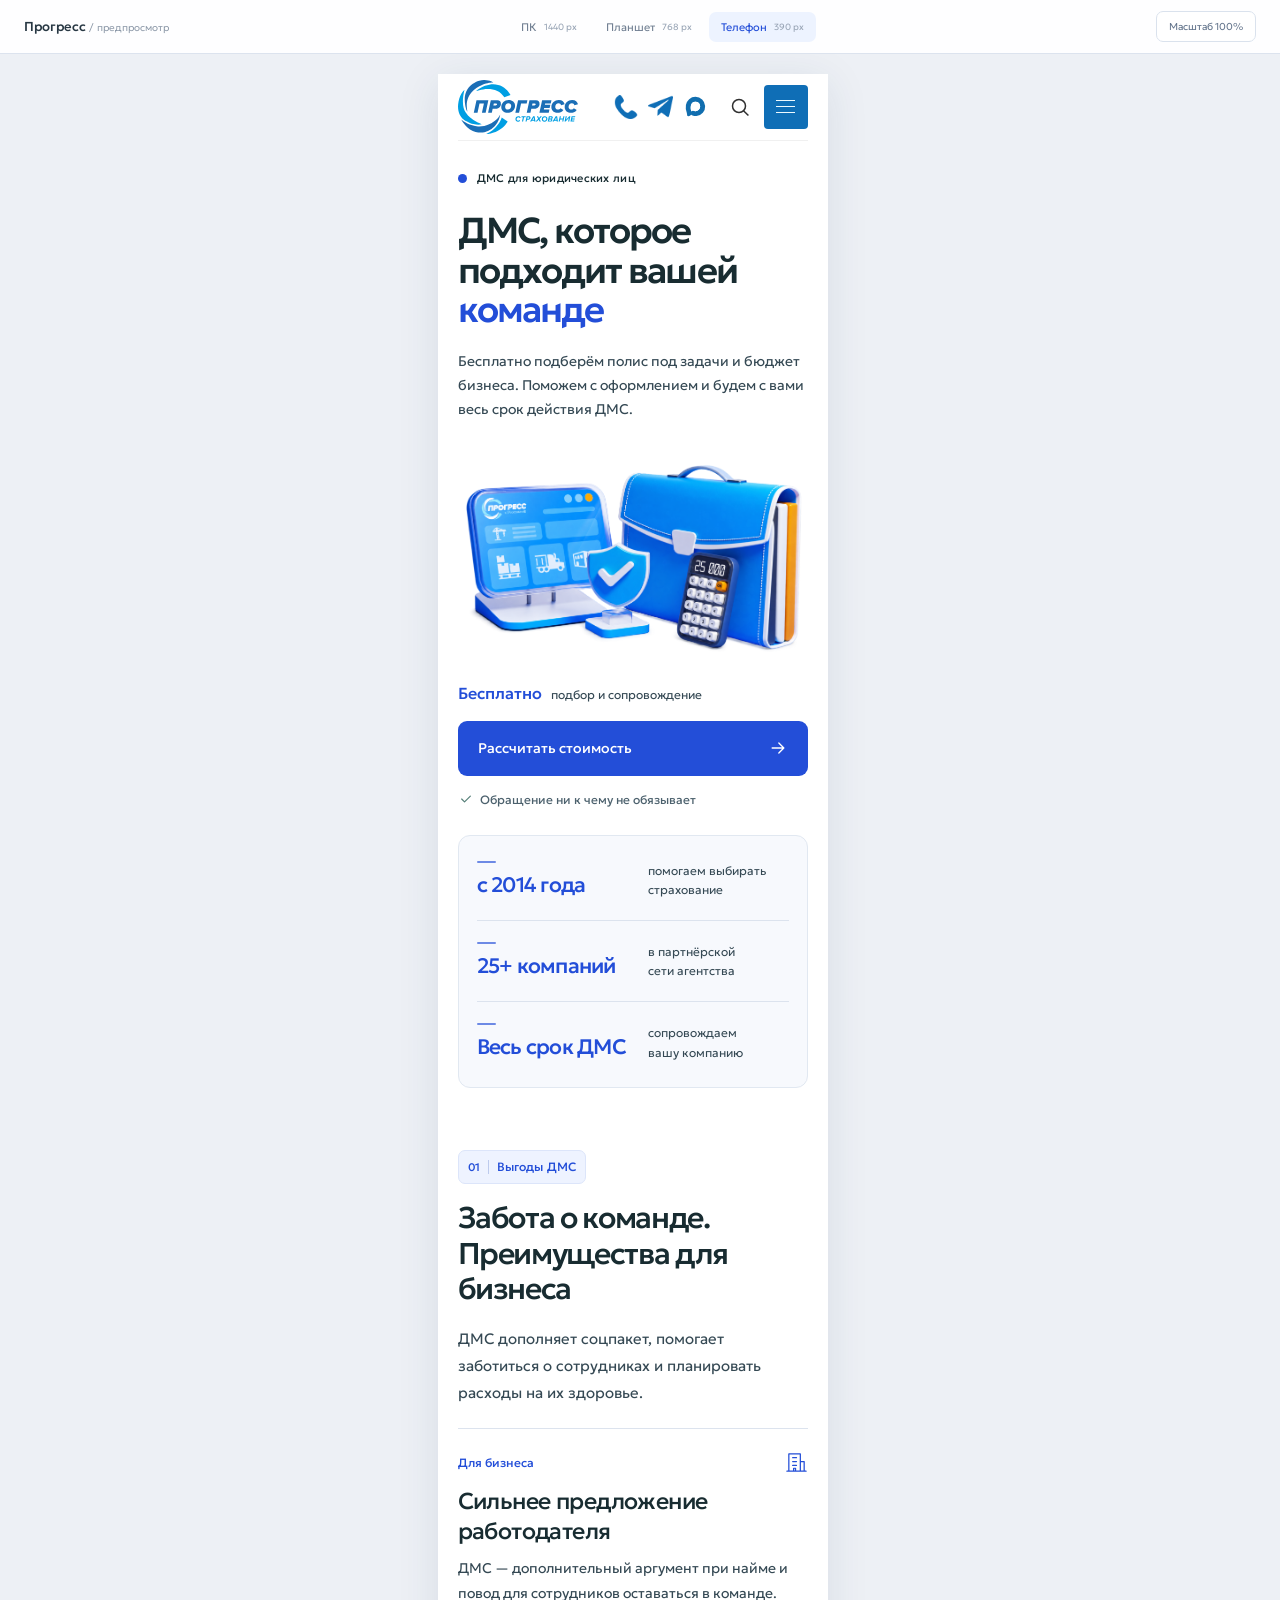
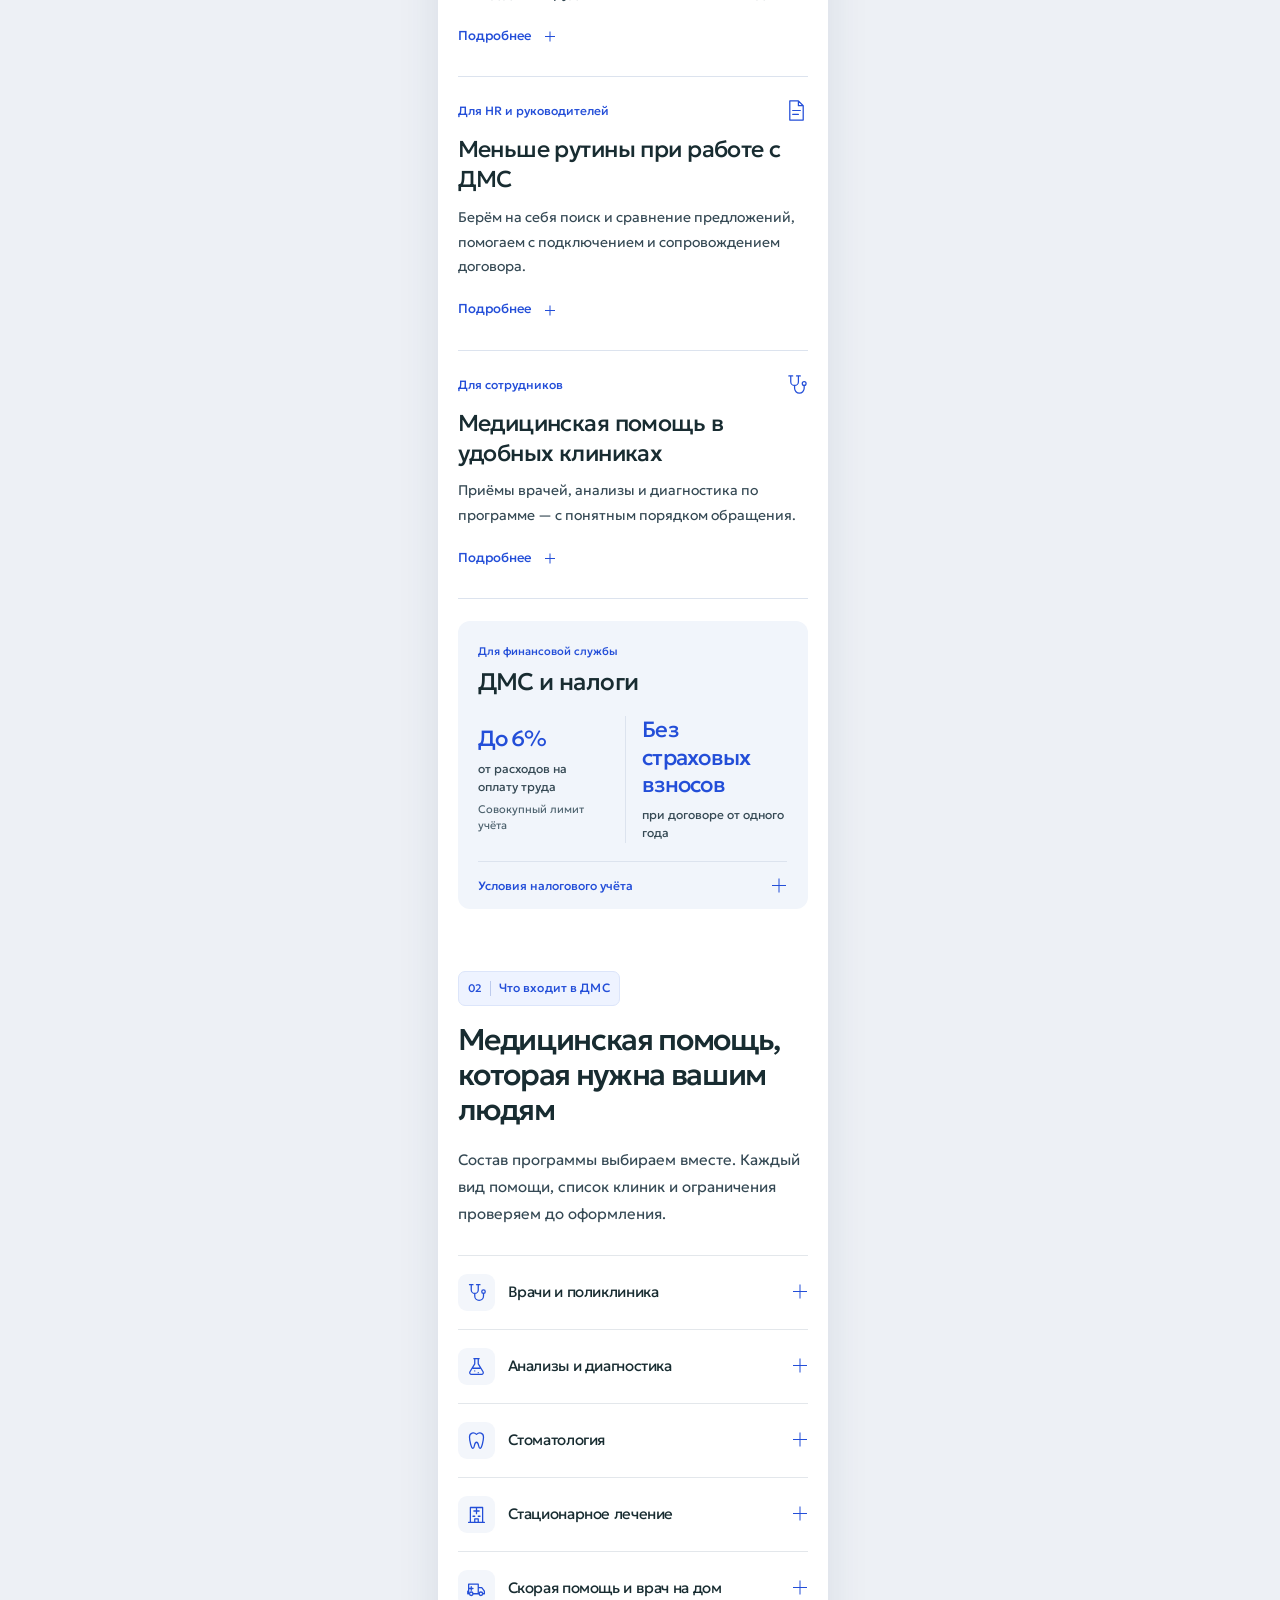
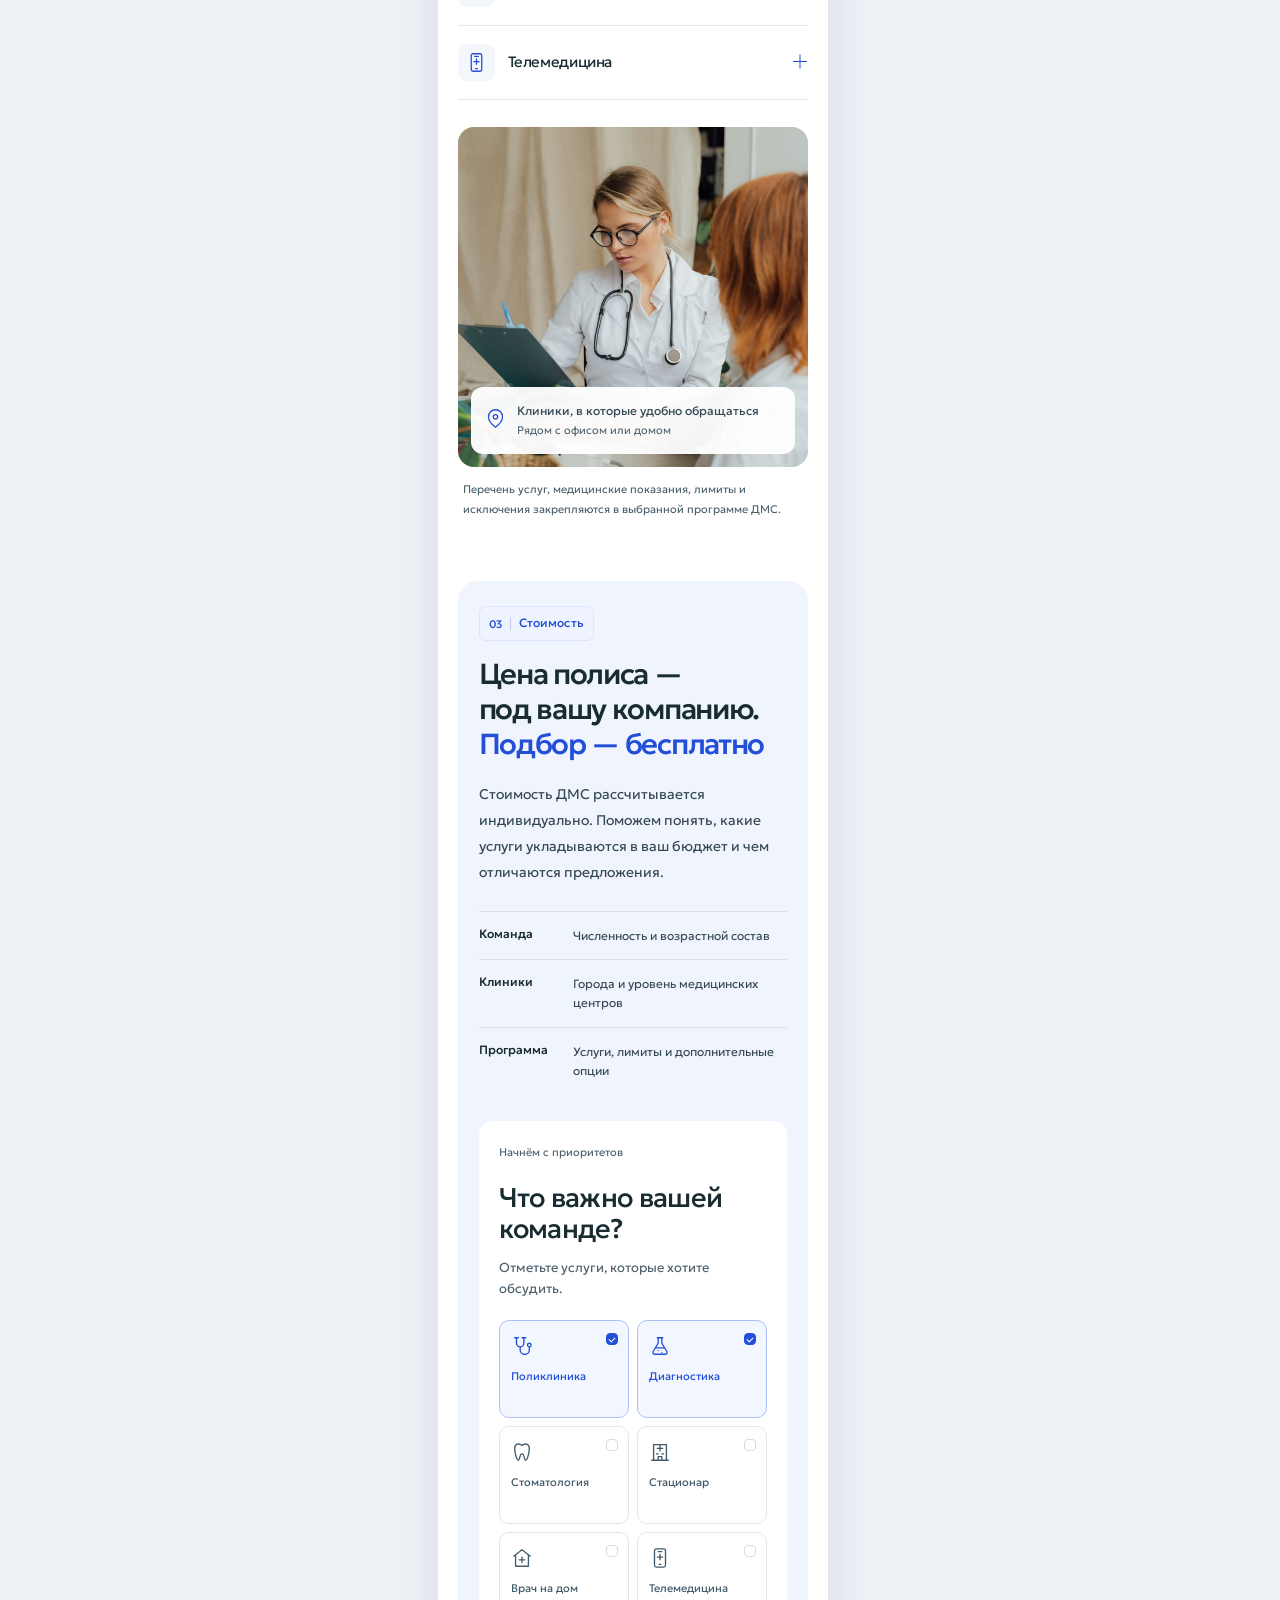
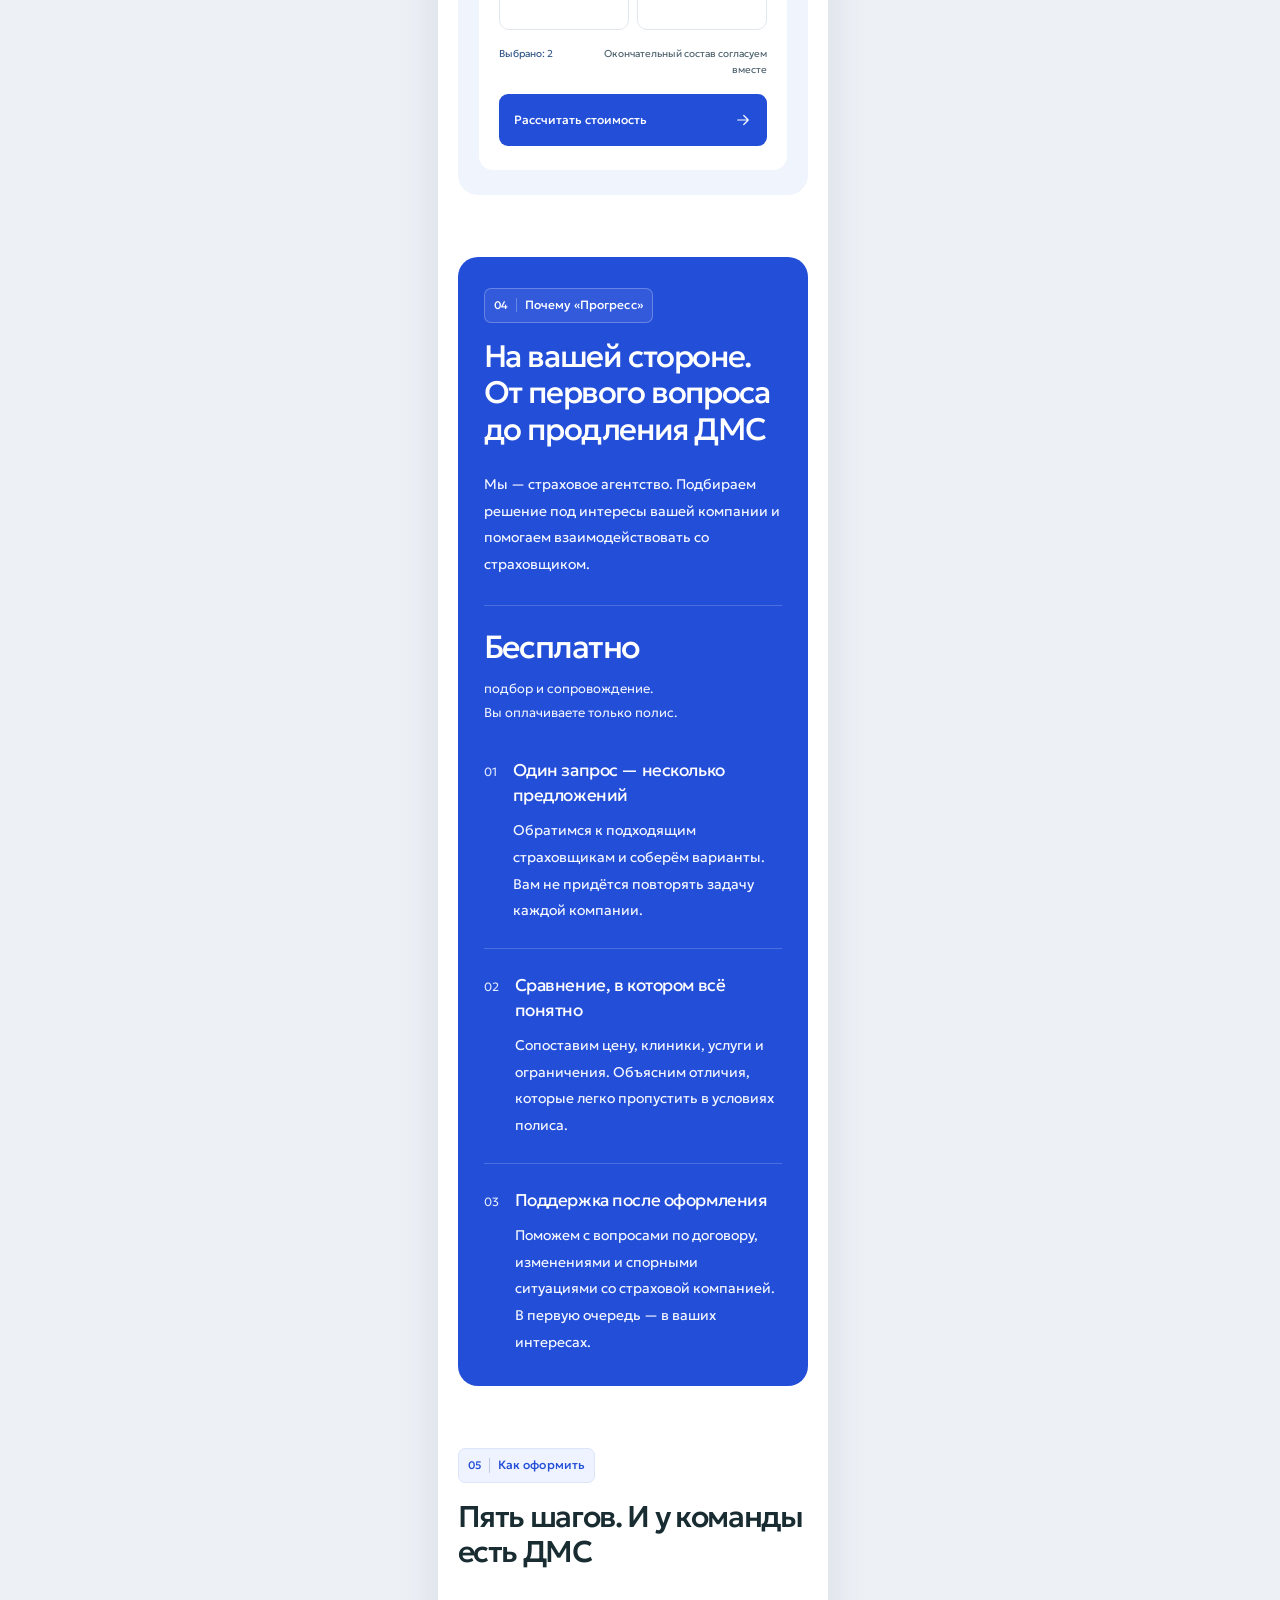
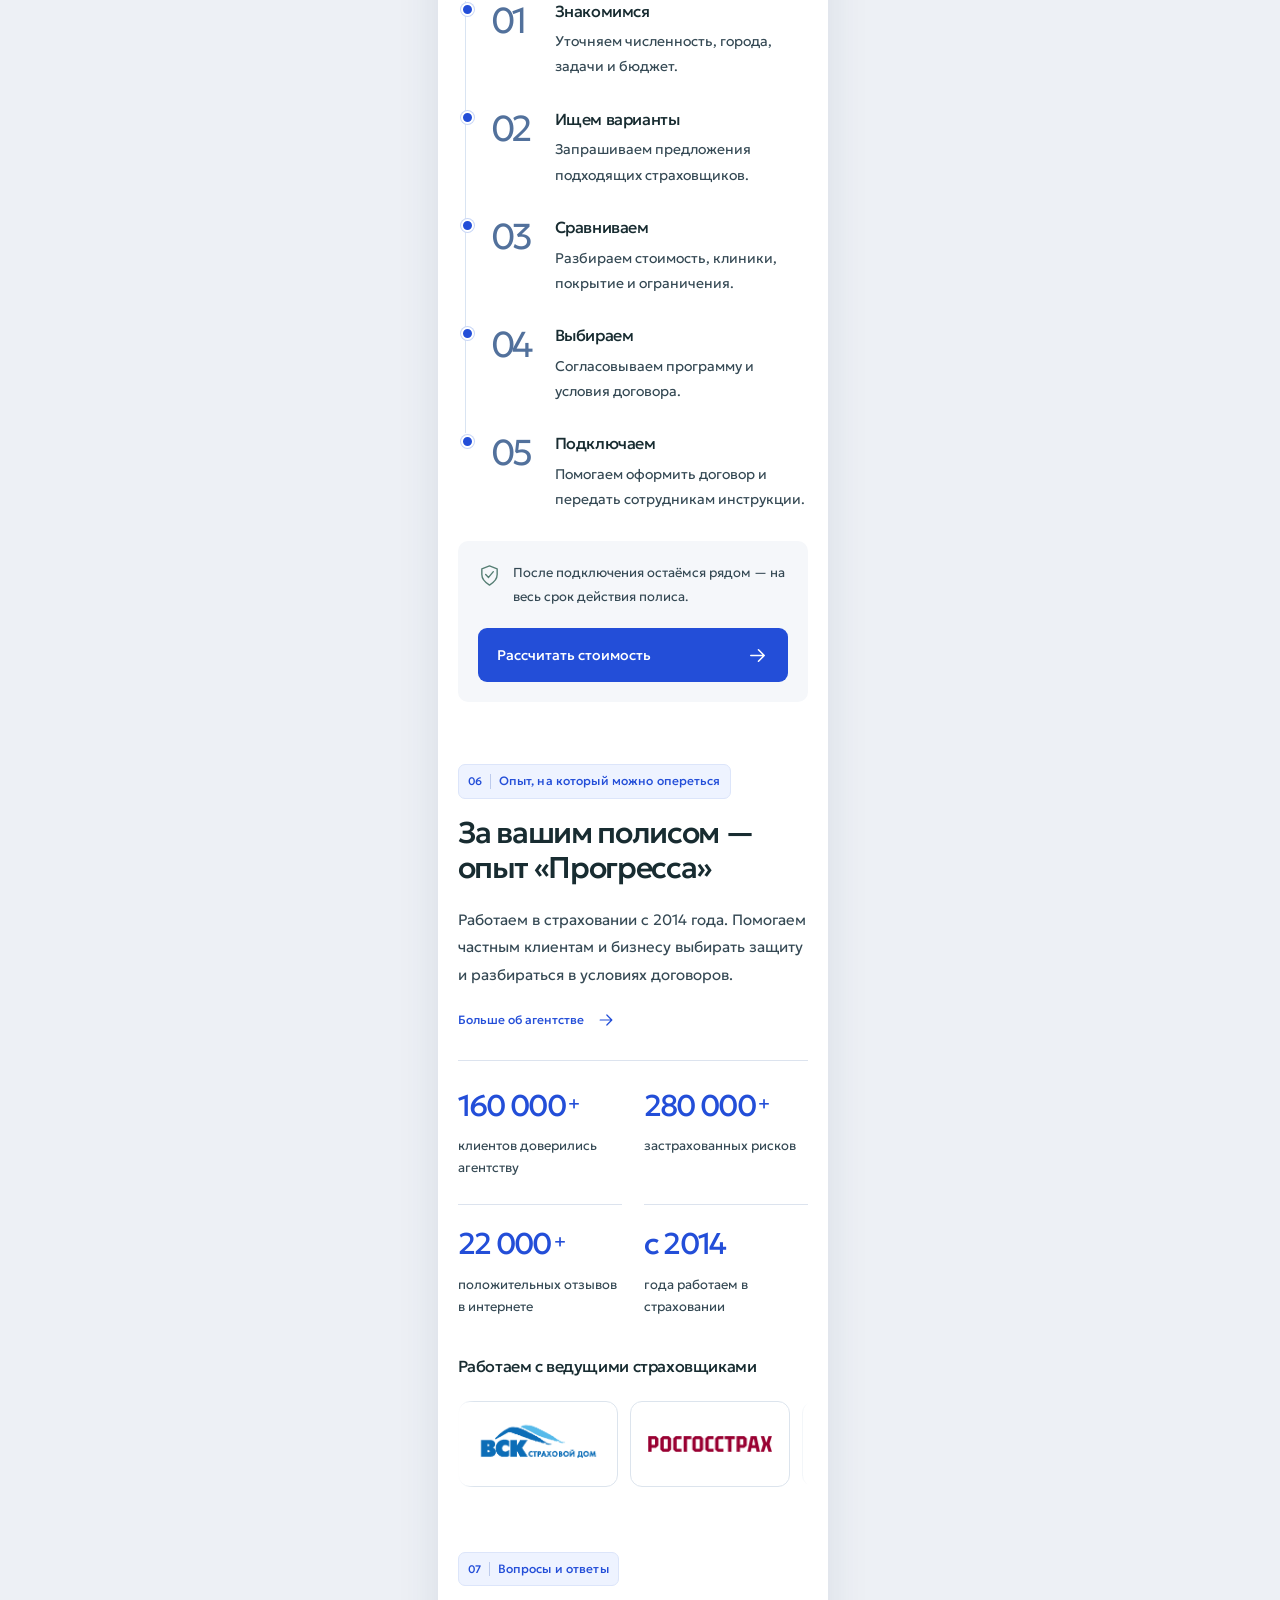
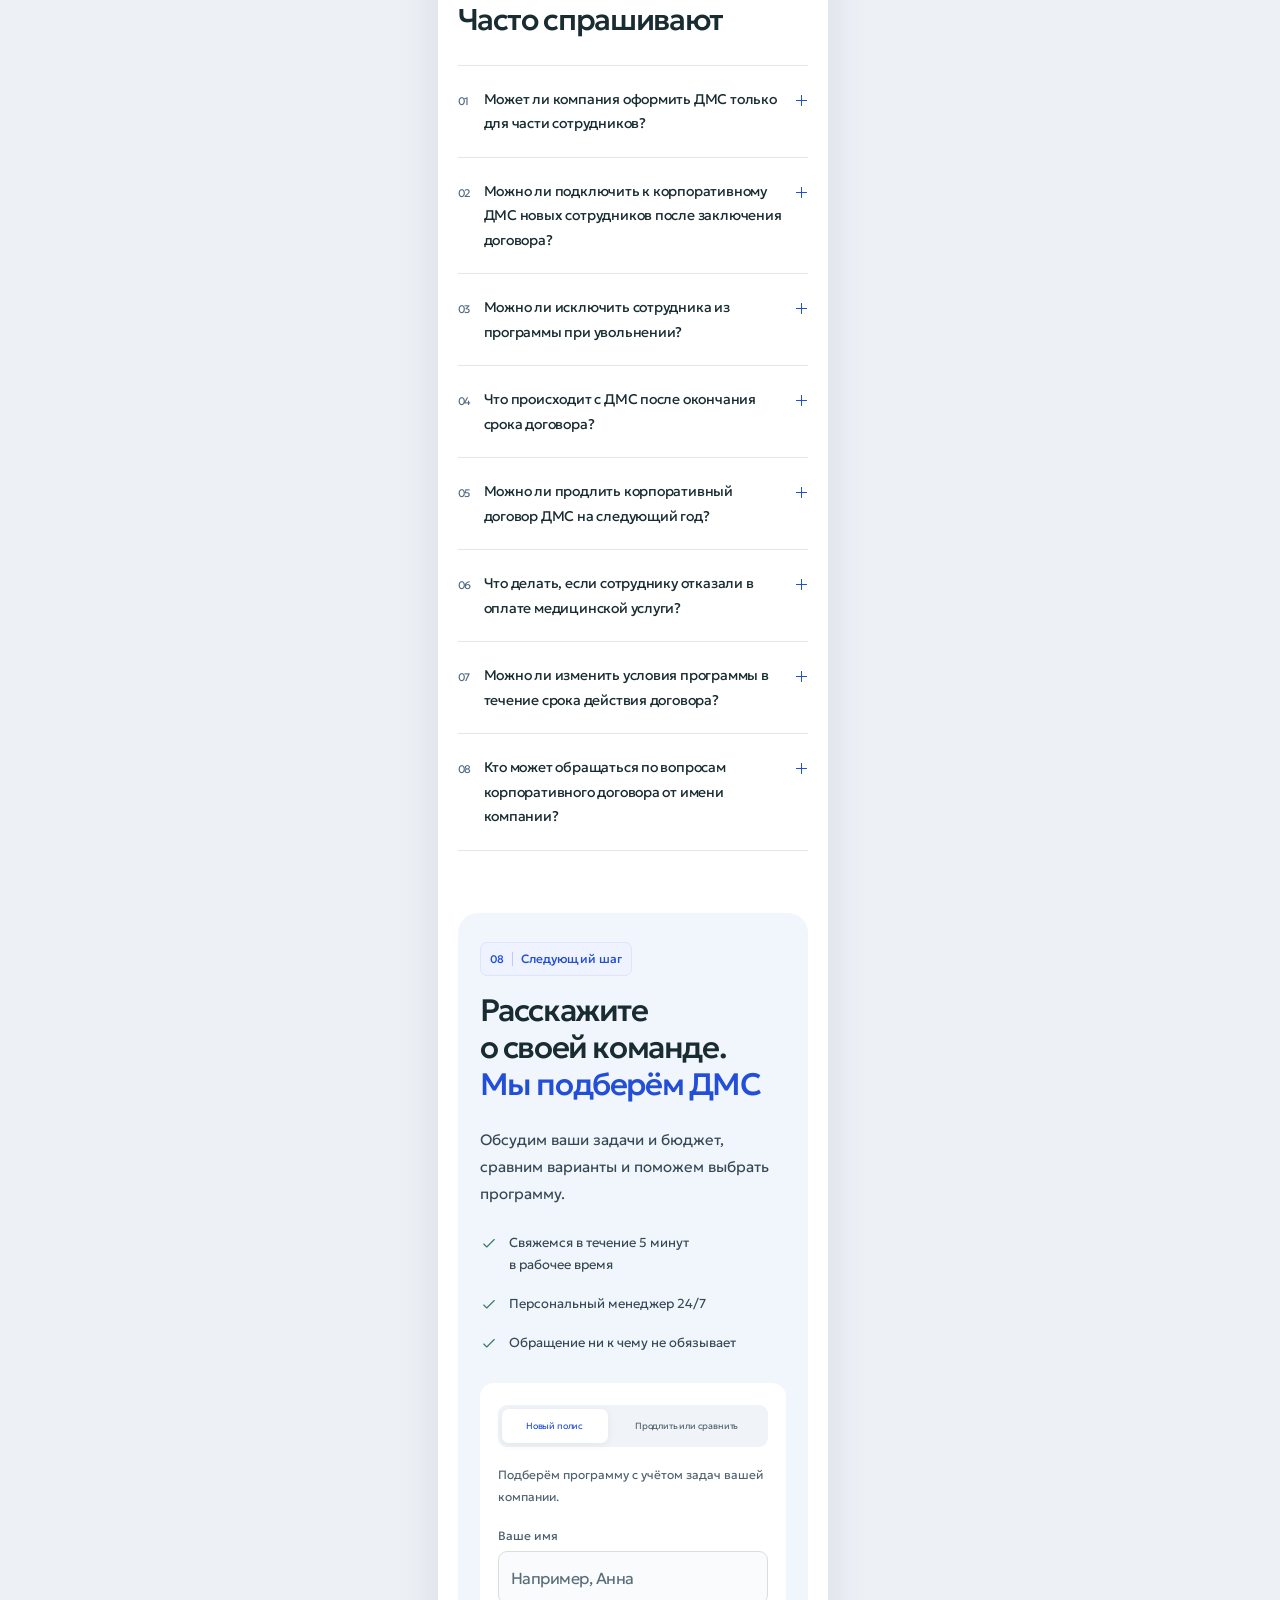
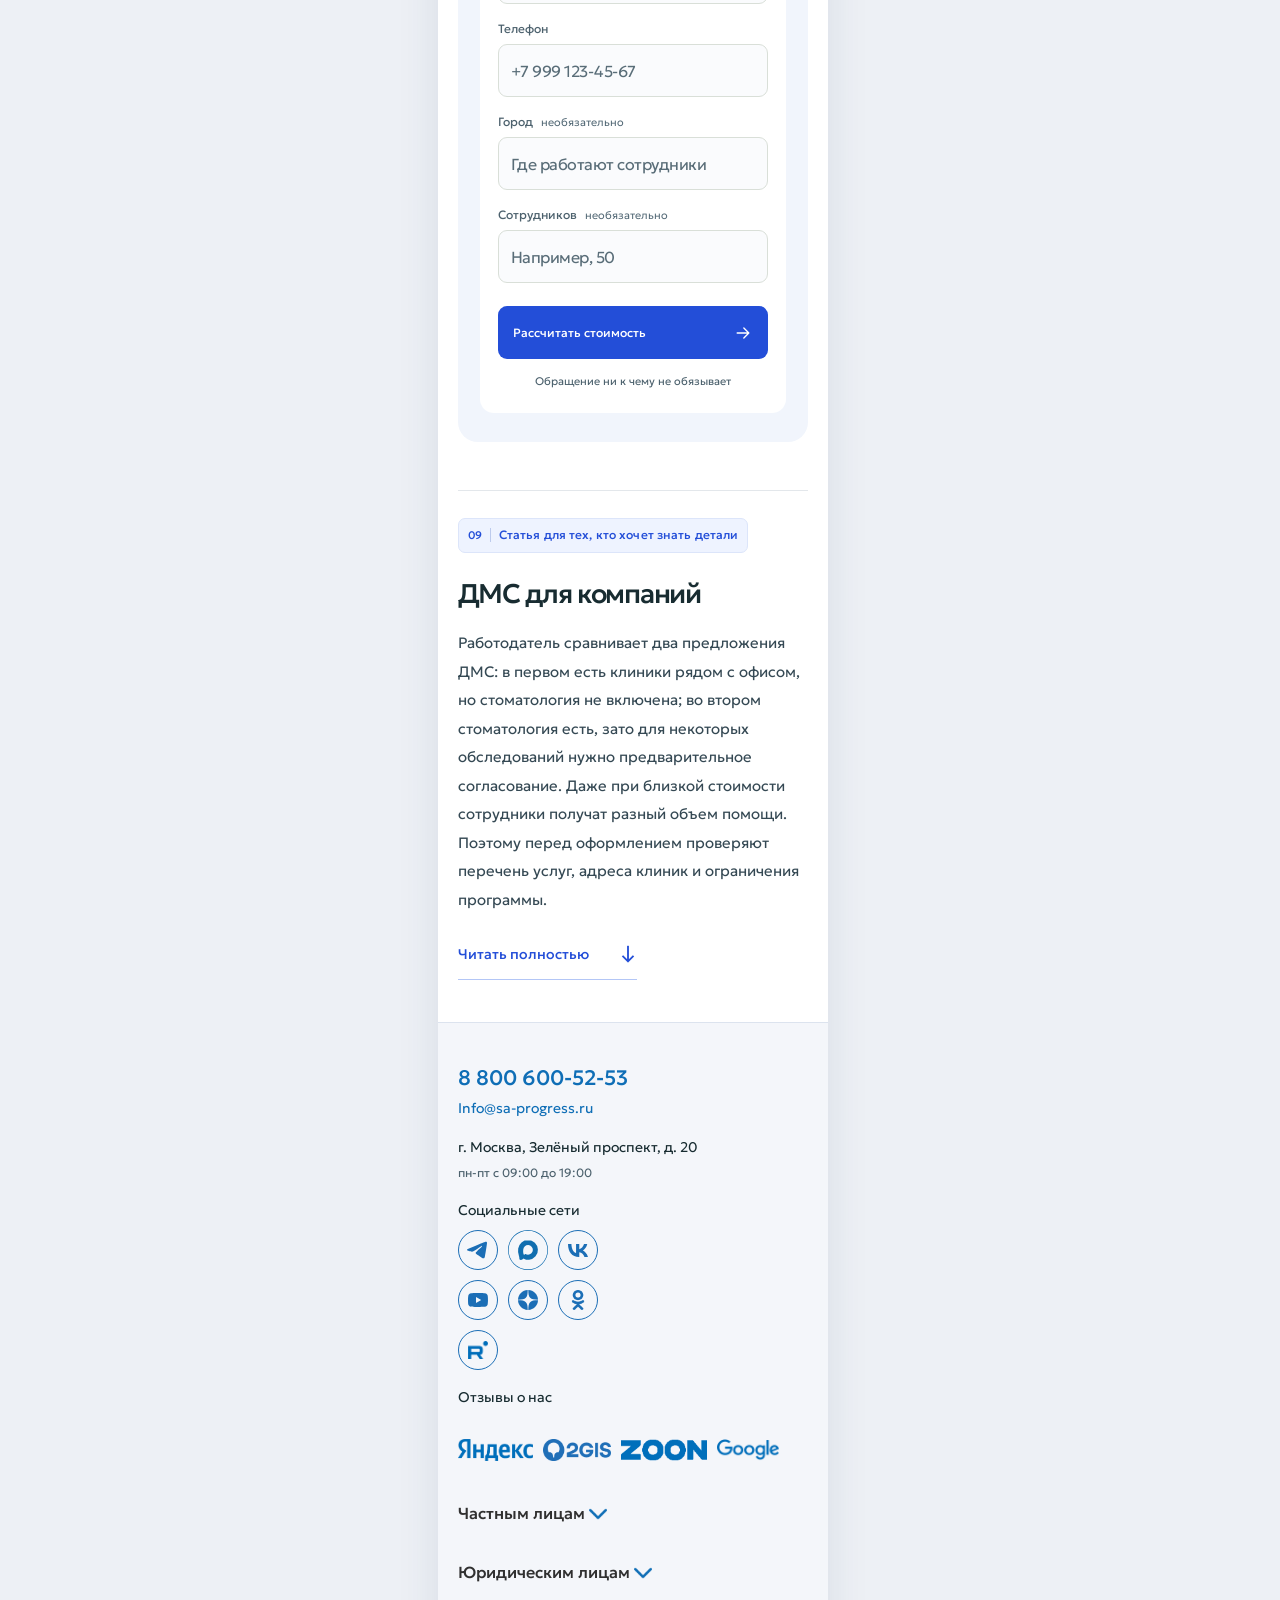
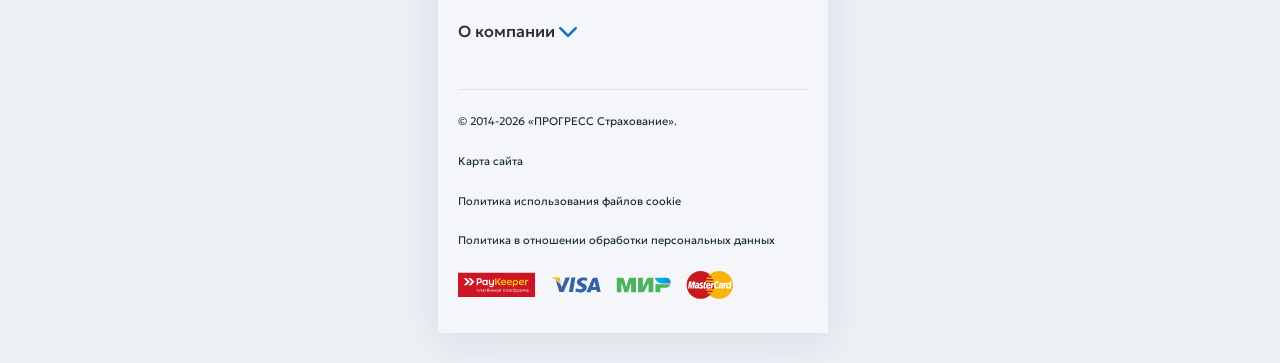
<file: mobile.html>
<!doctype html>
<html lang="ru" data-review="mobile" data-width="390">
<head>
  <meta charset="utf-8">
  <meta name="viewport" content="width=device-width,initial-scale=1">
  <meta name="robots" content="noindex,nofollow">
  <meta name="theme-color" content="#ffffff">
  <meta name="description" content="Бесплатный подбор ДМС для сотрудников под задачи и бюджет вашей компании. Прогресс Страхование — на вашей стороне весь срок полиса.">
  <title>Телефон 390 — ДМС Прогресс</title>
  <link rel="icon" href="./assets/favicon.svg" type="image/svg+xml">
  <link rel="preload" href="./assets/fonts/Geologica-Variable.ttf" as="font" type="font/ttf" crossorigin>
  <link rel="stylesheet" href="./previews/mobile.css?v=7502505d18bb">
  <link rel="stylesheet" href="./assets/vendor/lenis/lenis.css?v=7502505d18bb">
  <script src="./assets/vendor/lenis/lenis.min.js?v=7502505d18bb" defer></script>
  <script src="./scroll.js?v=7502505d18bb" defer></script>
  <script src="./app.js?v=7502505d18bb" defer></script>
  <script src="./assets/vendor/hystmodal/hystmodal.js?v=7502505d18bb" defer></script>
  <script src="./site-chrome.js?v=7502505d18bb" defer></script>
<link rel="stylesheet" href="./review.css?v=7502505d18bb"><script src="./review.js?v=7502505d18bb" defer></script></head>
<body><div class="review-toolbar"><a class="review-brand" href="./index.html" title="Открыть обычную адаптивную страницу">Прогресс <span>/ предпросмотр</span></a><nav aria-label="Формат предпросмотра"><a href="./desktop.html">ПК<span>1440 px</span></a><a href="./tablet.html">Планшет<span>768 px</span></a><a href="./mobile.html" aria-current="page">Телефон<span>390 px</span></a></nav><button id="review-scale" type="button" aria-pressed="false">Масштаб 100%</button></div><div class="review-stage"><div class="review-canvas">
  <div class="source-chrome source-chrome-header"><header class="header">
    <div class="content-wrapper">
        <div class="header__wrapper">
        <a class="header__logo" href="https://sa-progress.ru/">
            <img class="logo-img" src="./assets/original-site/img/logo.svg" alt="Прогресс стархование логотип">
        </a>
        <nav class="menu-top">
            <ul class="menu-top__list">
    <li class="menu-top__item js-menu-top-item first" data-is-active="yes">
        <a href="https://sa-progress.ru/chastnyim-liczam/" class="js-top-menu-section-item" data-type="private">Частным лицам</a>
            </li>

    <li class="menu-top__item js-menu-top-item" data-is-active="no">
        <a href="https://sa-progress.ru/yuridicheskim-liczam/" class="js-top-menu-section-item" data-type="corporate">Юр. лицам</a>
            </li>

    <li class="menu-top__item js-menu-top-item">
        <a href="https://sa-progress.ru/finansovyie-uslugi/">Фин. услуги</a>
            </li>

    <li class="menu-top__item js-menu-top-item">
        <a href="https://sa-progress.ru/o-kompanii/">О компании</a>
            </li>

    <li class="menu-top__item js-menu-top-item">
        <a href="https://sa-progress.ru/partnery">Наши партнеры</a>
            </li>

    <li class="menu-top__item js-menu-top-item last">
        <a href="https://sa-progress.ru/kontaktyi">Контакты</a>
            </li>
</ul>        </nav>
        <div class="callback-btn__wrapper">
            <button class="callback-btn-desktop" data-hystmodal="#feedback-form-short">Заказать звонок</button>
            <a class="callback-btn-mobile" href="tel:88006005253">
                <img class="callback-btn-mobile__img" src="./assets/original-site/img/icons/callback.png" alt="callback">
            </a>
        </div>
        <div class="header__social">
            <a href="https://t.me/Progress_strahovanie" class="header__social-item" target="_blank" rel="nofollow noopener noreferrer">
                <img src="./assets/original-site/img/icons/telegram.png">
            </a>
            <a href="https://max.ru/u/f9LHodD0cOL1nK710Nd3do71_UiDQPEofr9h8V5QH5dgAX2QZrWWFHqI5sg" class="header__social-item" target="_blank" rel="nofollow noopener noreferrer">
                <img src="./assets/original-site/img/icons/max-simple.svg">
            </a>
        </div>
        <div class="header__contacts">
            <a class="header-phone" href="tel:88006005253">8 800 600-52-53</a>
            <a class="header-mail" href="mailto:info@sa-progress.ru">Info@sa-progress.ru</a>
        </div>
        <div class="mobile-search" data-hystmodal="#mobile-search">
            <div class="mobile-search__icon">
                <svg><use xlink:href="./assets/original-site/sprite.svg#icon-search"></use></svg>
            </div>
        </div>
        <div class="mobile-menu__btn js-open-mobile-menu">
            <span></span>
            <span></span>
            <span></span>
         </div>
        
        <div class="desktop-menu">
            <div class="desktop-menu-wrapper">
                <a href="https://sa-progress.ru/" class="desktop-menu__logo">
                    <img src="./assets/original-site/img/logo-mini.svg" alt="logo">
                </a>
                <nav class="nav-desktop">
                    

<ul class="nav-desktop__list main-menu">
        
<li class="nav-desktop__item main-menu__item first level1">
    <a href="https://sa-progress.ru/chastnyim-liczam/kasko/">КАСКО</a>
        <ul class="main-submenu">
    <div class="main-submenu__wrapper">
        <li class="main-submenu__item first level1">
    <a class="main-submenu__link" href="https://sa-progress.ru/chastnyim-liczam/kasko/mini-kasko">Мини-КАСКО</a>
    </li>


<li class="main-submenu__item level1">
    <a class="main-submenu__link" href="https://sa-progress.ru/chastnyim-liczam/kasko/strahovka-kasko-s-franshizoy">КАСКО с франшизой</a>
    </li>


<li class="main-submenu__item last level1">
    <a class="main-submenu__link" href="https://sa-progress.ru/chastnyim-liczam/kasko/kasko-ot-ugona-i-polnoj-gibeli">КАСКО от угона и полной гибели</a>
    </li>


    </div>
</ul></li>    
<li class="nav-desktop__item main-menu__item level1">
    <a href="https://sa-progress.ru/chastnyim-liczam/osago/">ОСАГО</a>
        <ul class="main-submenu">
    <div class="main-submenu__wrapper">
        <li class="main-submenu__item first level1">
    <a class="main-submenu__link" href="https://sa-progress.ru/chastnyim-liczam/osago/sinyaya-karta">Синяя карта</a>
    </li>


<li class="main-submenu__item level1">
    <a class="main-submenu__link" href="https://sa-progress.ru/chastnyim-liczam/osago/otkryitaya-straxovka-na-mashinu">ОСАГО без ограничений</a>
    </li>


<li class="main-submenu__item last level1">
    <a class="main-submenu__link" href="https://sa-progress.ru/chastnyim-liczam/osago/dsago">ДСАГО (ДГО)</a>
    </li>


    </div>
</ul></li>    
<li class="nav-desktop__item main-menu__item level1">
    <a href="https://sa-progress.ru/chastnyim-liczam/ipoteka/">Ипотека</a>
        <ul class="main-submenu">
    <div class="main-submenu__wrapper">
        <li class="main-submenu__item first level1">
    <a class="main-submenu__link" href="https://sa-progress.ru/chastnyim-liczam/ipoteka/kompleksnoe-ipotechnoe-straxovanie-v-moskve-czena-kalkulyator-oformlen">Комплексное ипотечное страхование</a>
    </li>


<li class="main-submenu__item level1">
    <a class="main-submenu__link" href="https://sa-progress.ru/chastnyim-liczam/ipoteka/straxovanie-zhizni-dlya-ipoteki">Страхование жизни для ипотеки</a>
    </li>


<li class="main-submenu__item last level1">
    <a class="main-submenu__link" href="https://sa-progress.ru/chastnyim-liczam/ipoteka/titulnoe-straxovanie">Титульное страхование</a>
    </li>


    </div>
</ul></li>    
<li class="nav-desktop__item main-menu__item level1">
    <a href="https://sa-progress.ru/chastnyim-liczam/zhizn-i-zdorove/">Жизнь и здоровье</a>
        <ul class="main-submenu">
    <div class="main-submenu__wrapper">
        <li class="main-submenu__item first level1">
    <a class="main-submenu__link" href="https://sa-progress.ru/chastnyim-liczam/zhizn-i-zdorove/dms">Полис ДМС для физических лиц</a>
    </li>


<li class="main-submenu__item level1">
    <a class="main-submenu__link" href="https://sa-progress.ru/chastnyim-liczam/zhizn-i-zdorove/ns-neschastnyij-sluchaj">Страхование от несчастных случаев и болезней</a>
    </li>


<li class="main-submenu__item level1">
    <a class="main-submenu__link" href="https://sa-progress.ru/chastnyim-liczam/zhizn-i-zdorove/sportivnaya-straxovka">Спортивная страховка</a>
    </li>


<li class="main-submenu__item level1">
    <a class="main-submenu__link" href="https://sa-progress.ru/chastnyim-liczam/zhizn-i-zdorove/onkologicheskie-zabolevaniya">Онкологические заболевания</a>
    </li>


<li class="main-submenu__item level1">
    <a class="main-submenu__link" href="https://sa-progress.ru/chastnyim-liczam/zhizn-i-zdorove/polis-dms-dlya-rebenka">Полис ДМС для ребенка</a>
    </li>


<li class="main-submenu__item level1">
    <a class="main-submenu__link" href="https://sa-progress.ru/chastnyim-liczam/zhizn-i-zdorove/dms-so-stomatologiey-dlya-fizicheskih-lic">ДМС со стоматологией для физических лиц</a>
    </li>


<li class="main-submenu__item level1">
    <a class="main-submenu__link" href="https://sa-progress.ru/chastnyim-liczam/zhizn-i-zdorove/straxovanie-detej">Страхование детей</a>
    </li>


<li class="main-submenu__item last level1">
    <a class="main-submenu__link" href="https://sa-progress.ru/chastnyim-liczam/zhizn-i-zdorove/ukus-kleshha">Страховка от укуса клеща «Антиклещ»</a>
    </li>


    </div>
</ul></li>    
<li class="nav-desktop__item main-menu__item level1">
    <a href="https://sa-progress.ru/chastnyim-liczam/imushhestvo/">Имущество</a>
        <ul class="main-submenu">
    <div class="main-submenu__wrapper">
        <li class="main-submenu__item first level1">
    <a class="main-submenu__link" href="https://sa-progress.ru/chastnyim-liczam/imushhestvo/kvartira-apartamentyi">Страхование квартиры</a>
    </li>


<li class="main-submenu__item level1">
    <a class="main-submenu__link" href="https://sa-progress.ru/chastnyim-liczam/imushhestvo/dom-dacha">Страхование дома и дачи</a>
    </li>


<li class="main-submenu__item level1">
    <a class="main-submenu__link" href="https://sa-progress.ru/chastnyim-liczam/imushhestvo/otvetstvennost-pered-sosedyami">Страхование ответственности перед соседями</a>
    </li>


<li class="main-submenu__item level1">
    <a class="main-submenu__link" href="https://sa-progress.ru/chastnyim-liczam/imushhestvo/straxovanie-ot-padeniya-bpla">Страхование от падения БПЛА</a>
    </li>


<li class="main-submenu__item last level1">
    <a class="main-submenu__link" href="https://sa-progress.ru/chastnyim-liczam/imushhestvo/straxovanie-bani">Страхование бани</a>
    </li>


    </div>
</ul></li>    
<li class="nav-desktop__item main-menu__item level1">
    <a href="https://sa-progress.ru/chastnyim-liczam/puteshestviya/">Путешествия</a>
        <ul class="main-submenu">
    <div class="main-submenu__wrapper">
        <li class="main-submenu__item first level1">
    <a class="main-submenu__link" href="https://sa-progress.ru/chastnyim-liczam/puteshestviya/straxovka-vzr-dlya-vizyi">Страховка выезжающих за рубеж (ВЗР)</a>
    </li>


<li class="main-submenu__item level1">
    <a class="main-submenu__link" href="https://sa-progress.ru/chastnyim-liczam/puteshestviya/straxovanie-puteshestvuyushhix-po-rossii">Страховка для путешествий по России</a>
    </li>


<li class="main-submenu__item level1">
    <a class="main-submenu__link" href="https://sa-progress.ru/chastnyim-liczam/puteshestviya/straxovanie-tura-ot-nevyileta">Страховка от невылета за границу</a>
    </li>


<li class="main-submenu__item level1">
    <a class="main-submenu__link" href="https://sa-progress.ru/chastnyim-liczam/puteshestviya/straxovanie-bagazha-ot-poteri-v-puteshestvii">Страхование багажа от потери в путешествии</a>
    </li>


<li class="main-submenu__item last level1">
    <a class="main-submenu__link" href="https://sa-progress.ru/chastnyim-liczam/puteshestviya/straxovanie-bagazha-pri-perelete">Страхование багажа при перелете</a>
    </li>


    </div>
</ul></li>    
<li class="nav-desktop__item main-menu__item last level1">
    <a href="https://sa-progress.ru/chastnyim-liczam/straxovanie-pitomczev">Домашние животные</a>
        </li>        </ul>                </nav>
                
                <div class="desktop-menu__contacts">
                    <a href="https://t.me/Progress_strahovanie" class="header-icon">
                        <img src="./assets/original-site/img/icons/telegram-white.svg" alt="">
                    </a>
                    <a href="https://max.ru/u/f9LHodD0cOL1nK710Nd3do71_UiDQPEofr9h8V5QH5dgAX2QZrWWFHqI5sg" class="header-icon">
                        <img src="./assets/original-site/img/icons/max-white-simple.svg" alt="">
                    </a>
                    <div class="contacts-wrapper">
                        <a href="tel:88006005253" class="phone">8 800 600-52-53</a>
                        <a href="mailto:info@sa-progress.ru" class="email">info@sa-progress.ru</a>
                    </div>
                </div>
                
                <div class="desktop-menu__search">
                    <div class="search-btn js-toggle-desktop-search-btn">
                        <svg>
                            <use xlink:href="./assets/original-site/sprite.svg#icon-search"></use>
                        </svg>
                    </div>
                    <form id="main-menu-search-form" class="desktop-search__form js-search-form js-hidden" action="https://sa-progress.ru/search" method="get">
    <input id="searchField" type="text" name="query" placeholder="Поиск...">
    <input type="hidden" name="id" value="search">
    
    <div class="desktop-search__btn-close js-toggle-desktop-search-btn js-clear-search-form">
        <svg>
            <use xlink:href="./assets/original-site/sprite.svg#mobile-close"></use>
        </svg>
    </div>
    <button type="submit" class="desktop-search__btn-search ">
        <svg>
            <use xlink:href="./assets/original-site/sprite.svg#icon-search"></use>
        </svg>
    </button>
    
</form>                </div>
            </div>
        </div>

    </div>
    </div>
    

<div class="c-mobile-menu js-mobile-menu js-hidden fixed">
    <div class="mobile-menu-wrapper">
        <div class="section-switch">
            <div class="section-name js-mobile-section-switch active" data-type="private">Частным лицам</div>
            <div class="section-name js-mobile-section-switch " data-type="corporate">Юр. лицам</div>
            <div class="section-name js-mobile-section-switch " data-type="finance">Фин. услуги</div>
        </div>
        <nav class="c-nav-mobile border js-mobile-section " data-type="private">
            <ul class="menu-top__list"><li class="menu-mobile__item first level1 js-mobile-menu-parent" data-link="https://sa-progress.ru/chastnyim-liczam/kasko/" data-title="КАСКО">
    <div>КАСКО</div>
    <div class="mobile-menu__nav-arrow">
        <svg><use xlink:href="./assets/original-site/sprite.svg#mobile-arrow"></use></svg>
    </div>
    <ul class="mobile-menu__inner js-mobile-menu-inner fixed">
    <div class="js-mobile-menu-close-subsection mobile-menu__close-subsection">
        <svg><use xlink:href="./assets/original-site/sprite.svg#mobile-arrow-prev"></use></svg>
        Назад
    </div>
    <a href="" class="mobule-menu__submenu-title js-mobile-menu-submenu-title"></a>
    <li class="menu-mobile__item first level2"><a href="https://sa-progress.ru/chastnyim-liczam/kasko/mini-kasko">Мини-КАСКО</a></li><li class="menu-mobile__item level2"><a href="https://sa-progress.ru/chastnyim-liczam/kasko/strahovka-kasko-s-franshizoy">КАСКО с франшизой</a></li><li class="menu-mobile__item last level2"><a href="https://sa-progress.ru/chastnyim-liczam/kasko/kasko-ot-ugona-i-polnoj-gibeli">КАСКО от угона и полной гибели</a></li></ul></li><li class="menu-mobile__item level1 js-mobile-menu-parent" data-link="https://sa-progress.ru/chastnyim-liczam/osago/" data-title="ОСАГО">
    <div>ОСАГО</div>
    <div class="mobile-menu__nav-arrow">
        <svg><use xlink:href="./assets/original-site/sprite.svg#mobile-arrow"></use></svg>
    </div>
    <ul class="mobile-menu__inner js-mobile-menu-inner fixed">
    <div class="js-mobile-menu-close-subsection mobile-menu__close-subsection">
        <svg><use xlink:href="./assets/original-site/sprite.svg#mobile-arrow-prev"></use></svg>
        Назад
    </div>
    <a href="" class="mobule-menu__submenu-title js-mobile-menu-submenu-title"></a>
    <li class="menu-mobile__item first level2"><a href="https://sa-progress.ru/chastnyim-liczam/osago/sinyaya-karta">Синяя карта</a></li><li class="menu-mobile__item level2"><a href="https://sa-progress.ru/chastnyim-liczam/osago/otkryitaya-straxovka-na-mashinu">ОСАГО без ограничений</a></li><li class="menu-mobile__item last level2"><a href="https://sa-progress.ru/chastnyim-liczam/osago/dsago">ДСАГО (ДГО)</a></li></ul></li><li class="menu-mobile__item level1 js-mobile-menu-parent" data-link="https://sa-progress.ru/chastnyim-liczam/ipoteka/" data-title="Ипотека">
    <div>Ипотека</div>
    <div class="mobile-menu__nav-arrow">
        <svg><use xlink:href="./assets/original-site/sprite.svg#mobile-arrow"></use></svg>
    </div>
    <ul class="mobile-menu__inner js-mobile-menu-inner fixed">
    <div class="js-mobile-menu-close-subsection mobile-menu__close-subsection">
        <svg><use xlink:href="./assets/original-site/sprite.svg#mobile-arrow-prev"></use></svg>
        Назад
    </div>
    <a href="" class="mobule-menu__submenu-title js-mobile-menu-submenu-title"></a>
    <li class="menu-mobile__item first level2"><a href="https://sa-progress.ru/chastnyim-liczam/ipoteka/kompleksnoe-ipotechnoe-straxovanie-v-moskve-czena-kalkulyator-oformlen">Комплексное ипотечное страхование</a></li><li class="menu-mobile__item level2"><a href="https://sa-progress.ru/chastnyim-liczam/ipoteka/straxovanie-zhizni-dlya-ipoteki">Страхование жизни для ипотеки</a></li><li class="menu-mobile__item last level2"><a href="https://sa-progress.ru/chastnyim-liczam/ipoteka/titulnoe-straxovanie">Титульное страхование</a></li></ul></li><li class="menu-mobile__item level1 js-mobile-menu-parent" data-link="https://sa-progress.ru/chastnyim-liczam/zhizn-i-zdorove/" data-title="Жизнь и здоровье">
    <div>Жизнь и здоровье</div>
    <div class="mobile-menu__nav-arrow">
        <svg><use xlink:href="./assets/original-site/sprite.svg#mobile-arrow"></use></svg>
    </div>
    <ul class="mobile-menu__inner js-mobile-menu-inner fixed">
    <div class="js-mobile-menu-close-subsection mobile-menu__close-subsection">
        <svg><use xlink:href="./assets/original-site/sprite.svg#mobile-arrow-prev"></use></svg>
        Назад
    </div>
    <a href="" class="mobule-menu__submenu-title js-mobile-menu-submenu-title"></a>
    <li class="menu-mobile__item first level2"><a href="https://sa-progress.ru/chastnyim-liczam/zhizn-i-zdorove/dms">Полис ДМС для физических лиц</a></li><li class="menu-mobile__item level2"><a href="https://sa-progress.ru/chastnyim-liczam/zhizn-i-zdorove/ns-neschastnyij-sluchaj">Страхование от несчастных случаев и болезней</a></li><li class="menu-mobile__item level2"><a href="https://sa-progress.ru/chastnyim-liczam/zhizn-i-zdorove/sportivnaya-straxovka">Спортивная страховка</a></li><li class="menu-mobile__item level2"><a href="https://sa-progress.ru/chastnyim-liczam/zhizn-i-zdorove/onkologicheskie-zabolevaniya">Онкологические заболевания</a></li><li class="menu-mobile__item level2"><a href="https://sa-progress.ru/chastnyim-liczam/zhizn-i-zdorove/polis-dms-dlya-rebenka">Полис ДМС для ребенка</a></li><li class="menu-mobile__item level2"><a href="https://sa-progress.ru/chastnyim-liczam/zhizn-i-zdorove/dms-so-stomatologiey-dlya-fizicheskih-lic">ДМС со стоматологией для физических лиц</a></li><li class="menu-mobile__item level2"><a href="https://sa-progress.ru/chastnyim-liczam/zhizn-i-zdorove/straxovanie-detej">Страхование детей</a></li><li class="menu-mobile__item last level2"><a href="https://sa-progress.ru/chastnyim-liczam/zhizn-i-zdorove/ukus-kleshha">Страховка от укуса клеща «Антиклещ»</a></li></ul></li><li class="menu-mobile__item level1 js-mobile-menu-parent" data-link="https://sa-progress.ru/chastnyim-liczam/imushhestvo/" data-title="Имущество">
    <div>Имущество</div>
    <div class="mobile-menu__nav-arrow">
        <svg><use xlink:href="./assets/original-site/sprite.svg#mobile-arrow"></use></svg>
    </div>
    <ul class="mobile-menu__inner js-mobile-menu-inner fixed">
    <div class="js-mobile-menu-close-subsection mobile-menu__close-subsection">
        <svg><use xlink:href="./assets/original-site/sprite.svg#mobile-arrow-prev"></use></svg>
        Назад
    </div>
    <a href="" class="mobule-menu__submenu-title js-mobile-menu-submenu-title"></a>
    <li class="menu-mobile__item first level2"><a href="https://sa-progress.ru/chastnyim-liczam/imushhestvo/kvartira-apartamentyi">Страхование квартиры</a></li><li class="menu-mobile__item level2"><a href="https://sa-progress.ru/chastnyim-liczam/imushhestvo/dom-dacha">Страхование дома и дачи</a></li><li class="menu-mobile__item level2"><a href="https://sa-progress.ru/chastnyim-liczam/imushhestvo/otvetstvennost-pered-sosedyami">Страхование ответственности перед соседями</a></li><li class="menu-mobile__item level2"><a href="https://sa-progress.ru/chastnyim-liczam/imushhestvo/straxovanie-ot-padeniya-bpla">Страхование от падения БПЛА</a></li><li class="menu-mobile__item last level2"><a href="https://sa-progress.ru/chastnyim-liczam/imushhestvo/straxovanie-bani">Страхование бани</a></li></ul></li><li class="menu-mobile__item level1 js-mobile-menu-parent" data-link="https://sa-progress.ru/chastnyim-liczam/puteshestviya/" data-title="Путешествия">
    <div>Путешествия</div>
    <div class="mobile-menu__nav-arrow">
        <svg><use xlink:href="./assets/original-site/sprite.svg#mobile-arrow"></use></svg>
    </div>
    <ul class="mobile-menu__inner js-mobile-menu-inner fixed">
    <div class="js-mobile-menu-close-subsection mobile-menu__close-subsection">
        <svg><use xlink:href="./assets/original-site/sprite.svg#mobile-arrow-prev"></use></svg>
        Назад
    </div>
    <a href="" class="mobule-menu__submenu-title js-mobile-menu-submenu-title"></a>
    <li class="menu-mobile__item first level2"><a href="https://sa-progress.ru/chastnyim-liczam/puteshestviya/straxovka-vzr-dlya-vizyi">Страховка выезжающих за рубеж (ВЗР)</a></li><li class="menu-mobile__item level2"><a href="https://sa-progress.ru/chastnyim-liczam/puteshestviya/straxovanie-puteshestvuyushhix-po-rossii">Страховка для путешествий по России</a></li><li class="menu-mobile__item level2"><a href="https://sa-progress.ru/chastnyim-liczam/puteshestviya/straxovanie-tura-ot-nevyileta">Страховка от невылета за границу</a></li><li class="menu-mobile__item level2"><a href="https://sa-progress.ru/chastnyim-liczam/puteshestviya/straxovanie-bagazha-ot-poteri-v-puteshestvii">Страхование багажа от потери в путешествии</a></li><li class="menu-mobile__item last level2"><a href="https://sa-progress.ru/chastnyim-liczam/puteshestviya/straxovanie-bagazha-pri-perelete">Страхование багажа при перелете</a></li></ul></li><li class="menu-mobile__item last level1"><a href="https://sa-progress.ru/chastnyim-liczam/straxovanie-pitomczev">Домашние животные</a></li></ul> 
        </nav>
        <nav class="c-nav-mobile border js-mobile-section js-hidden" data-type="corporate">
            <ul class="menu-top__list"><li class="menu-mobile__item first level1 js-mobile-menu-parent" data-link="https://sa-progress.ru/yuridicheskim-liczam/imushhestvo/" data-title="Имущество">
    <div>Имущество</div>
    <div class="mobile-menu__nav-arrow">
        <svg><use xlink:href="./assets/original-site/sprite.svg#mobile-arrow"></use></svg>
    </div>
    <ul class="mobile-menu__inner js-mobile-menu-inner fixed">
    <div class="js-mobile-menu-close-subsection mobile-menu__close-subsection">
        <svg><use xlink:href="./assets/original-site/sprite.svg#mobile-arrow-prev"></use></svg>
        Назад
    </div>
    <a href="" class="mobule-menu__submenu-title js-mobile-menu-submenu-title"></a>
    <li class="menu-mobile__item first level2">
    <a href="https://sa-progress.ru/yuridicheskim-liczam/imushhestvo/straxovanie-kommercheskoj-nedvizhimosti">Страхование коммерческой недвижимости</a>
    </li>

<li class="menu-mobile__item level2">
    <a href="https://sa-progress.ru/yuridicheskim-liczam/imushhestvo/straxovanie-tmcz-tovara-na-sklade">Страхование (ТМЦ) товара</a>
    </li>

<li class="menu-mobile__item level2">
    <a href="https://sa-progress.ru/yuridicheskim-liczam/imushhestvo/straxovanie-skladov">Страхование складов</a>
    </li>

<li class="menu-mobile__item level2">
    <a href="https://sa-progress.ru/yuridicheskim-liczam/imushhestvo/straxovanie-oborudovaniya-i-inventarya">Страхование оборудования и инвентаря</a>
    </li>

<li class="menu-mobile__item level2">
    <a href="https://sa-progress.ru/yuridicheskim-liczam/imushhestvo/straxovanie-tcz">Страхование ТЦ</a>
    </li>

<li class="menu-mobile__item level2">
    <a href="https://sa-progress.ru/yuridicheskim-liczam/imushhestvo/straxovanie-vyistavok-i-predmetov-iskusstva">Страхование выставок и предметов искусства</a>
    </li>

<li class="menu-mobile__item level2">
    <a href="https://sa-progress.ru/yuridicheskim-liczam/imushhestvo/straxovanie-lizingovogo-imushhestva">Страхование лизингового имущества</a>
    </li>

<li class="menu-mobile__item level2">
    <a href="https://sa-progress.ru/yuridicheskim-liczam/imushhestvo/straxovanie-zalogovogo-imushhestva">Страхование залогового имущества</a>
    </li>

<li class="menu-mobile__item level2">
    <a href="https://sa-progress.ru/yuridicheskim-liczam/imushhestvo/straxovanie-lombardov-i-yuvelirnyix-magazinov">Страхование ломбардов и ювелирных магазинов</a>
    </li>

<li class="menu-mobile__item level2">
    <a href="https://sa-progress.ru/yuridicheskim-liczam/imushhestvo/inzhenernyie-seti-i-kommunikaczii">Инженерные сети и коммуникации</a>
    </li>

<li class="menu-mobile__item level2">
    <a href="https://sa-progress.ru/yuridicheskim-liczam/imushhestvo/straxovanie-bankomatov-i-terminalov-samoobsluzhivaniya">Страхование банкоматов и терминалов самообслуживания</a>
    </li>

<li class="menu-mobile__item level2">
    <a href="https://sa-progress.ru/yuridicheskim-liczam/imushhestvo/straxovanie-restoranov-barov-i-kafe">Страхование ресторанов, баров и кафе</a>
    </li>

<li class="menu-mobile__item level2">
    <a href="https://sa-progress.ru/yuridicheskim-liczam/imushhestvo/straxovanie-gostinicz-i-otelej">Страхование гостиниц и отелей</a>
    </li>

<li class="menu-mobile__item level2">
    <a href="https://sa-progress.ru/yuridicheskim-liczam/imushhestvo/strahovanie-ot-padeniya-bpla-yur-lic">Страхование от падения БПЛА</a>
    </li>

<li class="menu-mobile__item level2">
    <a href="https://sa-progress.ru/yuridicheskim-liczam/imushhestvo/strahovanie-nezhilyh-pomeshcheniy-i-zdaniy">Страхование нежилых помещений и зданий</a>
    </li>

<li class="menu-mobile__item last level2">
    <a href="https://sa-progress.ru/yuridicheskim-liczam/imushhestvo/straxovanie-ofisa">Страхование офиса</a>
    </li>

</ul></li><li class="menu-mobile__item level1 js-mobile-menu-parent" data-link="https://sa-progress.ru/yuridicheskim-liczam/otvetstvennost/" data-title="Ответственность">
    <div>Ответственность</div>
    <div class="mobile-menu__nav-arrow">
        <svg><use xlink:href="./assets/original-site/sprite.svg#mobile-arrow"></use></svg>
    </div>
    <ul class="mobile-menu__inner js-mobile-menu-inner fixed">
    <div class="js-mobile-menu-close-subsection mobile-menu__close-subsection">
        <svg><use xlink:href="./assets/original-site/sprite.svg#mobile-arrow-prev"></use></svg>
        Назад
    </div>
    <a href="" class="mobule-menu__submenu-title js-mobile-menu-submenu-title"></a>
    <li class="menu-mobile__item first level2">
    <a href="https://sa-progress.ru/yuridicheskim-liczam/otvetstvennost/straxovanie-professionalnoj-otvetstvennosti">Страхование профессиональной ответственности</a>
    </li>

<li class="menu-mobile__item level2">
    <a href="https://sa-progress.ru/yuridicheskim-liczam/otvetstvennost/straxovanie-grazhdanskoj-otvetstvennosti">Страхование гражданской ответственности</a>
    </li>

<li class="menu-mobile__item level2">
    <a href="https://sa-progress.ru/yuridicheskim-liczam/otvetstvennost/straxovanie-otvetstvennosti-perevozchikov-gruzov-i-ekspeditorov">Страхование ответственности перевозчиков грузов и экспедиторов</a>
    </li>

    <li class="menu-mobile__item level2">
        <a href="https://sa-progress.ru/page-tags/straxovanie-grazhdanskoj-otvetstvennosti-arendatora">Страхование арендатора</a>
    </li>
    <li class="menu-mobile__item level2">
        <a href="https://sa-progress.ru/page-tags/otvetstvennost-podryadnyix-organizaczij">Ответственность подрядных организаций</a>
    </li>
    <li class="menu-mobile__item level2">
        <a href="https://sa-progress.ru/page-tags/straxovanie-otvetstvennosti-proizvoditelya">Страхование ответственности производителя</a>
    </li>
    <li class="menu-mobile__item level2">
        <a href="https://sa-progress.ru/page-tags/straxovanie-otvetstvennosti-vladelczev-bespilotnikov">Страхование ответственности владельцев беспилотников</a>
    </li>
    <li class="menu-mobile__item level2">
        <a href="https://sa-progress.ru/page-tags/straxovanie-otvetstvennosti-rabotodatelya">Страхование ответственности работодателя</a>
    </li>
    <li class="menu-mobile__item level2">
        <a href="https://sa-progress.ru/page-tags/straxovanie-otvetstvennosti-za-kachestvo-produkczii">Страхование ответственности за качество продукции</a>
    </li>
<li class="menu-mobile__item last level2">
    <a href="https://sa-progress.ru/yuridicheskim-liczam/otvetstvennost/ekologicheskoe-straxovanie-riskov">Страхование экологических рисков</a>
    </li>

</ul></li><li class="menu-mobile__item level1 js-mobile-menu-parent" data-link="https://sa-progress.ru/yuridicheskim-liczam/trasnsport/" data-title="Транспорт">
    <div>Транспорт</div>
    <div class="mobile-menu__nav-arrow">
        <svg><use xlink:href="./assets/original-site/sprite.svg#mobile-arrow"></use></svg>
    </div>
    <ul class="mobile-menu__inner js-mobile-menu-inner fixed">
    <div class="js-mobile-menu-close-subsection mobile-menu__close-subsection">
        <svg><use xlink:href="./assets/original-site/sprite.svg#mobile-arrow-prev"></use></svg>
        Назад
    </div>
    <a href="" class="mobule-menu__submenu-title js-mobile-menu-submenu-title"></a>
    <li class="menu-mobile__item first level2">
    <a href="https://sa-progress.ru/yuridicheskim-liczam/trasnsport/gruzoperevozki">Грузоперевозки</a>
    </li>

<li class="menu-mobile__item level2">
    <a href="https://sa-progress.ru/yuridicheskim-liczam/trasnsport/straxovanie-avtoparka">Страхование автопарка</a>
    </li>

<li class="menu-mobile__item level2">
    <a href="https://sa-progress.ru/yuridicheskim-liczam/trasnsport/kasko-dlya-yuridicheskix-licz">КАСКО</a>
    </li>

<li class="menu-mobile__item level2">
    <a href="https://sa-progress.ru/yuridicheskim-liczam/trasnsport/osago-dlya-yuridicheskix-licz">ОСАГО</a>
    </li>

<li class="menu-mobile__item level2">
    <a href="https://sa-progress.ru/yuridicheskim-liczam/trasnsport/aviatransporta">Авиатранспорт</a>
    </li>

<li class="menu-mobile__item level2">
    <a href="https://sa-progress.ru/yuridicheskim-liczam/trasnsport/straxovanie-morskix-i-rechnyix-sudov">Страхование морских и речных судов</a>
    </li>

<li class="menu-mobile__item level2">
    <a href="https://sa-progress.ru/yuridicheskim-liczam/trasnsport/straxovanie-speczialnoj-texniki/">Страхование специальной техники</a>
    </li>

<li class="menu-mobile__item last level2">
    <a href="https://sa-progress.ru/yuridicheskim-liczam/trasnsport/polis-osgop-taksi">Полис ОСГОП такси</a>
    </li>

</ul></li><li class="menu-mobile__item level1 js-mobile-menu-parent" data-link="https://sa-progress.ru/yuridicheskim-liczam/mediczina/" data-title="Жизнь и здоровье">
    <div>Жизнь и здоровье</div>
    <div class="mobile-menu__nav-arrow">
        <svg><use xlink:href="./assets/original-site/sprite.svg#mobile-arrow"></use></svg>
    </div>
    <ul class="mobile-menu__inner js-mobile-menu-inner fixed">
    <div class="js-mobile-menu-close-subsection mobile-menu__close-subsection">
        <svg><use xlink:href="./assets/original-site/sprite.svg#mobile-arrow-prev"></use></svg>
        Назад
    </div>
    <a href="" class="mobule-menu__submenu-title js-mobile-menu-submenu-title"></a>
    <li class="menu-mobile__item first level2">
    <a href="https://sa-progress.ru/yuridicheskim-liczam/mediczina/dms-dlya-yuridicheskix-licz">ДМС для юридических лиц</a>
    </li>

<li class="menu-mobile__item level2">
    <a href="https://sa-progress.ru/yuridicheskim-liczam/mediczina/straxovanie-zhizni-i-zdorovya-sotrudnikov">Страхование жизни и здоровья сотрудников</a>
    </li>

<li class="menu-mobile__item level2">
    <a href="https://sa-progress.ru/yuridicheskim-liczam/mediczina/kollektivnoe-straxovanie-ot-onkozabolevanij">Коллективное страхование от онкозаболеваний</a>
    </li>

<li class="menu-mobile__item level2">
    <a href="https://sa-progress.ru/yuridicheskim-liczam/mediczina/kollektivnoe-straxovanie-ot-neschastnyix-sluchaev">Коллективное страхование от несчастных случаев</a>
    </li>

<li class="menu-mobile__item last level2">
    <a href="https://sa-progress.ru/yuridicheskim-liczam/mediczina/straxovanie-passazhirov">Страхование пассажиров</a>
    </li>

</ul></li><li class="menu-mobile__item level1 js-mobile-menu-parent" data-link="https://sa-progress.ru/yuridicheskim-liczam/stroitelno-montazhnyie-riski/" data-title="Строительно-монтажные риски">
    <div>Строительно-монтажные риски</div>
    <div class="mobile-menu__nav-arrow">
        <svg><use xlink:href="./assets/original-site/sprite.svg#mobile-arrow"></use></svg>
    </div>
    <ul class="mobile-menu__inner js-mobile-menu-inner fixed">
    <div class="js-mobile-menu-close-subsection mobile-menu__close-subsection">
        <svg><use xlink:href="./assets/original-site/sprite.svg#mobile-arrow-prev"></use></svg>
        Назад
    </div>
    <a href="" class="mobule-menu__submenu-title js-mobile-menu-submenu-title"></a>
    <li class="menu-mobile__item first level2">
    <a href="https://sa-progress.ru/yuridicheskim-liczam/stroitelno-montazhnyie-riski/straxovanie-grazhdanskoj-otvetstvennosti-chlenov-sro-odo">Страхование гражданской ответственности членов СРО (ОДО)</a>
    </li>

<li class="menu-mobile__item last level2">
    <a href="https://sa-progress.ru/yuridicheskim-liczam/stroitelno-montazhnyie-riski/straxovanie-ppgo">Страхование ППГО</a>
    </li>

</ul></li><li class="menu-mobile__item level1 js-mobile-menu-parent" data-link="https://sa-progress.ru/yuridicheskim-liczam/finansovyie-riski/" data-title="Финансовые риски">
    <div>Финансовые риски</div>
    <div class="mobile-menu__nav-arrow">
        <svg><use xlink:href="./assets/original-site/sprite.svg#mobile-arrow"></use></svg>
    </div>
    <ul class="mobile-menu__inner js-mobile-menu-inner fixed">
    <div class="js-mobile-menu-close-subsection mobile-menu__close-subsection">
        <svg><use xlink:href="./assets/original-site/sprite.svg#mobile-arrow-prev"></use></svg>
        Назад
    </div>
    <a href="" class="mobule-menu__submenu-title js-mobile-menu-submenu-title"></a>
    <li class="menu-mobile__item first level2">
    <a href="https://sa-progress.ru/yuridicheskim-liczam/finansovyie-riski/straxovanie-debitorskoj-zadolzhennosti">Страхование дебиторской задолженности</a>
    </li>

<li class="menu-mobile__item level2">
    <a href="https://sa-progress.ru/yuridicheskim-liczam/finansovyie-riski/straxovanie-eksportnyix-kreditov-i-kontraktov">Страхование экспортных кредитов и контрактов</a>
    </li>

<li class="menu-mobile__item level2">
    <a href="https://sa-progress.ru/yuridicheskim-liczam/finansovyie-riski/straxovanie-podtverzhdennogo-akkreditiva">Страхование подтвержденного аккредитива</a>
    </li>

<li class="menu-mobile__item level2">
    <a href="https://sa-progress.ru/yuridicheskim-liczam/finansovyie-riski/straxovanie-ubyitkov-ot-pereryivov-v-proizvodstve">Страхование убытков от перерывов в производстве</a>
    </li>

<li class="menu-mobile__item level2">
    <a href="https://sa-progress.ru/yuridicheskim-liczam/finansovyie-riski/straxovanie-avansovyix-platezhej">Страхование авансовых платежей</a>
    </li>

<li class="menu-mobile__item level2">
    <a href="https://sa-progress.ru/yuridicheskim-liczam/finansovyie-riski/straxovanie-eksportnogo-faktoringa">Страхование экспортного факторинга</a>
    </li>

<li class="menu-mobile__item level2">
    <a href="https://sa-progress.ru/yuridicheskim-liczam/finansovyie-riski/straxovanie-vkladov-yuridicheskix-licz">Страхование вкладов юридических лиц</a>
    </li>

<li class="menu-mobile__item level2">
    <a href="https://sa-progress.ru/yuridicheskim-liczam/finansovyie-riski/straxovanie-bankov-i-finansovyix-institutov-bbb">Страхование банков и финансовых институтов (BBB)</a>
    </li>

<li class="menu-mobile__item level2">
    <a href="https://sa-progress.ru/yuridicheskim-liczam/finansovyie-riski/obyazatelstva-po-dogovoru">Обязательства по договору</a>
    </li>

<li class="menu-mobile__item last level2">
    <a href="https://sa-progress.ru/yuridicheskim-liczam/finansovyie-riski/straxovanie-kommercheskix-kreditov">Страхование коммерческих кредитов</a>
    </li>

</ul></li><li class="menu-mobile__item level1">
    <a href="https://sa-progress.ru/yuridicheskim-liczam/kiberriski">Киберриски</a>
    </li>

<li class="menu-mobile__item level1 js-mobile-menu-parent" data-link="https://sa-progress.ru/yuridicheskim-liczam/opasnyie-obektyi-opo/" data-title="Страхование ОПО (ОСОПО)">
    <div>Страхование ОПО (ОСОПО)</div>
    <div class="mobile-menu__nav-arrow">
        <svg><use xlink:href="./assets/original-site/sprite.svg#mobile-arrow"></use></svg>
    </div>
    <ul class="mobile-menu__inner js-mobile-menu-inner fixed">
    <div class="js-mobile-menu-close-subsection mobile-menu__close-subsection">
        <svg><use xlink:href="./assets/original-site/sprite.svg#mobile-arrow-prev"></use></svg>
        Назад
    </div>
    <a href="" class="mobule-menu__submenu-title js-mobile-menu-submenu-title"></a>
    <li class="menu-mobile__item first level2">
    <a href="https://sa-progress.ru/yuridicheskim-liczam/opasnyie-obektyi-opo/gidrotexnicheskie-sooruzheniya">Страхование гидротехнических сооружений</a>
    </li>

<li class="menu-mobile__item level2">
    <a href="https://sa-progress.ru/yuridicheskim-liczam/opasnyie-obektyi-opo/liftyi-i-podemnyie-mexanizmyi">Страхование лифтов и подъемных механизмов</a>
    </li>

<li class="menu-mobile__item last level2">
    <a href="https://sa-progress.ru/yuridicheskim-liczam/opasnyie-obektyi-opo/straxovanie-rasxodov-po-likvidaczii-posledstvij-chrezvyichajnyix-situa">Страхование расходов по ликвидации последствий чрезвычайных ситуаций</a>
    </li>

</ul></li><li class="menu-mobile__item level1">
    <a href="https://sa-progress.ru/yuridicheskim-liczam/strahovanie-ot-terroristicheskih-aktov">Страхование от террористических актов</a>
    </li>

<li class="menu-mobile__item last level1 js-mobile-menu-parent" data-link="https://sa-progress.ru/yuridicheskim-liczam/agrostraxovanie/" data-title="Агрострахование">
    <div>Агрострахование</div>
    <div class="mobile-menu__nav-arrow">
        <svg><use xlink:href="./assets/original-site/sprite.svg#mobile-arrow"></use></svg>
    </div>
    <ul class="mobile-menu__inner js-mobile-menu-inner fixed">
    <div class="js-mobile-menu-close-subsection mobile-menu__close-subsection">
        <svg><use xlink:href="./assets/original-site/sprite.svg#mobile-arrow-prev"></use></svg>
        Назад
    </div>
    <a href="" class="mobule-menu__submenu-title js-mobile-menu-submenu-title"></a>
    <li class="menu-mobile__item first level2">
    <a href="https://sa-progress.ru/yuridicheskim-liczam/agrostraxovanie/straxovanie-urozhaya-selskoxozyajstvennyix-kultur-i-mnogoletnix-nasazh">Страхование урожая сельскохозяйственных культур и многолетних насаждений</a>
    </li>

<li class="menu-mobile__item level2">
    <a href="https://sa-progress.ru/yuridicheskim-liczam/agrostraxovanie/straxovanie-selskoxozyajstvennyix-zhivotnyix">Страхование сельскохозяйственных животных</a>
    </li>

<li class="menu-mobile__item last level2">
    <a href="https://sa-progress.ru/yuridicheskim-liczam/agrostraxovanie/straxovanie-akvakultur">Страхование аквакультур</a>
    </li>

</ul></li></ul> 
        </nav>
        <nav class="c-nav-mobile border js-mobile-section js-hidden" data-type="finance">
            <ul class="menu-top__list"><li class="menu-mobile__item first level1 js-mobile-menu-parent" data-link="https://sa-progress.ru/finansovyie-uslugi/lizing-avto/" data-title="Лизинг">
    <div>Лизинг</div>
    <div class="mobile-menu__nav-arrow">
        <svg><use xlink:href="./assets/original-site/sprite.svg#mobile-arrow"></use></svg>
    </div>
    <ul class="mobile-menu__inner js-mobile-menu-inner fixed">
    <div class="js-mobile-menu-close-subsection mobile-menu__close-subsection">
        <svg><use xlink:href="./assets/original-site/sprite.svg#mobile-arrow-prev"></use></svg>
        Назад
    </div>
    <a href="" class="mobule-menu__submenu-title js-mobile-menu-submenu-title"></a>
    <li class="menu-mobile__item first level2">
    <a href="https://sa-progress.ru/finansovyie-uslugi/lizing-avto/lizing-avtobusov-i-mikroavtobusov">Лизинг автобусов и микроавтобусов</a>
    </li>

<li class="menu-mobile__item level2">
    <a href="https://sa-progress.ru/finansovyie-uslugi/lizing-avto/avtomobilniy-lizing-pod-taksi">Автомобильный лизинг под такси</a>
    </li>

<li class="menu-mobile__item level2">
    <a href="https://sa-progress.ru/finansovyie-uslugi/lizing-avto/lizing-kommercheskogo-transporta">Лизинг коммерческого транспорта</a>
    </li>

<li class="menu-mobile__item level2">
    <a href="https://sa-progress.ru/finansovyie-uslugi/lizing-avto/gruzovyie-avtomobili-v-lizing">Грузовые автомобили в лизинг</a>
    </li>

<li class="menu-mobile__item level2">
    <a href="https://sa-progress.ru/finansovyie-uslugi/lizing-avto/lizing-specztexniki">Лизинг спецтехники</a>
    </li>

<li class="menu-mobile__item last level2">
    <a href="https://sa-progress.ru/finansovyie-uslugi/lizing-avto/lizing-oborudovaniya">Лизинг оборудования</a>
    </li>

</ul></li><li class="menu-mobile__item last level1 js-mobile-menu-parent" data-link="https://sa-progress.ru/finansovyie-uslugi/pomoshch-v-poluchenii-bankovskoy-garantii/" data-title="Обеспечение банковской гарантии">
    <div>Обеспечение банковской гарантии</div>
    <div class="mobile-menu__nav-arrow">
        <svg><use xlink:href="./assets/original-site/sprite.svg#mobile-arrow"></use></svg>
    </div>
    <ul class="mobile-menu__inner js-mobile-menu-inner fixed">
    <div class="js-mobile-menu-close-subsection mobile-menu__close-subsection">
        <svg><use xlink:href="./assets/original-site/sprite.svg#mobile-arrow-prev"></use></svg>
        Назад
    </div>
    <a href="" class="mobule-menu__submenu-title js-mobile-menu-submenu-title"></a>
    <li class="menu-mobile__item first level2">
    <a href="https://sa-progress.ru/finansovyie-uslugi/pomoshch-v-poluchenii-bankovskoy-garantii/kommercheskaya-bankovskaya-garantiya">Коммерческая банковская гарантия</a>
    </li>

<li class="menu-mobile__item last level2">
    <a href="https://sa-progress.ru/finansovyie-uslugi/pomoshch-v-poluchenii-bankovskoy-garantii/srochnoe-poluchenie-bankovskoj-garantii">Срочное получение банковской гарантии</a>
    </li>

</ul></li></ul> 
        </nav>
        <nav class="c-nav-mobile border">
            <ul class="menu-top__list"><li class="menu-mobile__item first level1 js-mobile-menu-parent" data-link="https://sa-progress.ru/finansovyie-uslugi/" data-title="Фин. услуги">
    <div>Фин. услуги</div>
    <div class="mobile-menu__nav-arrow">
        <svg><use xlink:href="./assets/original-site/sprite.svg#mobile-arrow"></use></svg>
    </div>
    <ul class="mobile-menu__inner js-mobile-menu-inner fixed">
    <div class="js-mobile-menu-close-subsection mobile-menu__close-subsection">
        <svg><use xlink:href="./assets/original-site/sprite.svg#mobile-arrow-prev"></use></svg>
        Назад
    </div>
    <a href="" class="mobule-menu__submenu-title js-mobile-menu-submenu-title"></a>
    <li class="menu-mobile__item first level2"><a href="https://sa-progress.ru/finansovyie-uslugi/lizing-avto/">Лизинг</a></li><li class="menu-mobile__item last level2"><a href="https://sa-progress.ru/finansovyie-uslugi/pomoshch-v-poluchenii-bankovskoy-garantii/">Обеспечение банковской гарантии</a></li></ul></li><li class="menu-mobile__item level1 js-mobile-menu-parent" data-link="https://sa-progress.ru/o-kompanii/" data-title="О компании">
    <div>О компании</div>
    <div class="mobile-menu__nav-arrow">
        <svg><use xlink:href="./assets/original-site/sprite.svg#mobile-arrow"></use></svg>
    </div>
    <ul class="mobile-menu__inner js-mobile-menu-inner fixed">
    <div class="js-mobile-menu-close-subsection mobile-menu__close-subsection">
        <svg><use xlink:href="./assets/original-site/sprite.svg#mobile-arrow-prev"></use></svg>
        Назад
    </div>
    <a href="" class="mobule-menu__submenu-title js-mobile-menu-submenu-title"></a>
    <li class="menu-mobile__item first level2"><a href="https://sa-progress.ru/o-kompanii/nasha-komanda">Наша команда</a></li><li class="menu-mobile__item level2"><a href="https://sa-progress.ru/o-kompanii/nashi-partneryi/">Страховые компании</a></li><li class="menu-mobile__item level2"><a href="https://sa-progress.ru/o-kompanii/nashi-klientyi">Наши клиенты</a></li><li class="menu-mobile__item level2"><a href="https://sa-progress.ru/o-kompanii/dostizheniya">Достижения</a></li><li class="menu-mobile__item level2"><a href="https://sa-progress.ru/o-kompanii/blagodarnosti">Благодарности</a></li><li class="menu-mobile__item level2"><a href="https://sa-progress.ru/o-kompanii/vakansii">Вакансии</a></li><li class="menu-mobile__item level2"><a href="https://sa-progress.ru/o-kompanii/progress-straxovanie-otzyivyi">Отзывы</a></li><li class="menu-mobile__item level2"><a href="https://sa-progress.ru/o-kompanii/dobryie-dela/">Добрые Дела</a></li><li class="menu-mobile__item level2"><a href="https://sa-progress.ru/o-kompanii/dostavka">Доставка</a></li><li class="menu-mobile__item level2"><a href="https://sa-progress.ru/o-kompanii/rekvizityi">Реквизиты</a></li><li class="menu-mobile__item level2"><a href="https://sa-progress.ru/o-kompanii/yuridicheskaya-informacziya">Юридическая информация</a></li><li class="menu-mobile__item level2"><a href="https://sa-progress.ru/o-kompanii/news/">Новости</a></li><li class="menu-mobile__item last level2"><a href="https://sa-progress.ru/o-kompanii/articles/">Полезные статьи</a></li></ul></li><li class="menu-mobile__item last level1"><a href="https://sa-progress.ru/partnery">Наши партнеры</a></li></ul>            <ul class="menu-top__list">
                <li class="menu-mobile__item last level1"><a href="https://sa-progress.ru/o-kompanii/vakansii">Вакансии</a></li>
                <li class="menu-mobile__item last level1"><a href="https://sa-progress.ru/o-kompanii/dobryie-dela/">Добрые дела</a></li>
                <li class="menu-mobile__item last level1"><a href="https://sa-progress.ru/kontaktyi">Контакты</a></li>
            </ul>
        </nav>
        <div class="sitemap-link border">
            <a href="https://sa-progress.ru/karta-saita">Карта сайта</a>
        </div>
        <div class="mobile-contacts">
            <div class="mobile-contacts__links">
              <a href="tel:8 800 600-52-53" class="mobile-contacts__phone">8 800 600-52-53</a>
              <a href="mailto:Info@sa-progress.ru" class="mobile-contacts__mail">Info@sa-progress.ru</a>
            </div>
            <div class="mobile-contacts__adress">
              г. Москва, Зелёный проспект, д. 20<span>пн-пт с 09:00 до 19:00</span>
            </div>
            <div class="mobile-contacts__social">
          <span>Социальные сети</span>
            <div class="mobile-contacts__social-links">
                <a href="https://t.me/Progress_strahovanie" class="mobile-contacts__social-item" target="_blank" rel="nofollow noopener noreferrer">
                  <img class="tg-img" src="./assets/original-site/img/tg.svg" alt="Telegram">
                </a>
                <a href="https://max.ru/id7721855929_biz" class="footer-contacts__social-item full-icon" target="_blank" rel="nofollow noopener noreferrer">
                    <img src="./assets/original-site/img/icons/max.svg" alt="">
                </a>
                <a href="https://vk.com/saprogress" class="mobile-contacts__social-item" target="_blank" rel="nofollow noopener noreferrer">
                  <img src="./assets/original-site/img/vk.svg" alt="VK">
                </a>
                <a href="https://www.youtube.com/@sa_progress" class="mobile-contacts__social-item" target="_blank" rel="nofollow noopener noreferrer">
                  <img class="youtube-img" src="./assets/original-site/img/yt.svg" alt="YouTube">
                </a>
                <a href="https://dzen.ru/sa_progress" class="mobile-contacts__social-item" target="_blank" rel="nofollow noopener noreferrer">
                  <img src="./assets/original-site/img/dzen.svg" alt="Dzen">
                </a>
<!--                 <a 
    href="https://wa.me/+79686810314?text=%D0%97%D0%B4%D1%80%D0%B0%D0%B2%D1%81%D1%82%D0%B2%D1%83%D0%B9%D1%82%D0%B5%21%20%D0%A3%20%D0%BC%D0%B5%D0%BD%D1%8F%20%D0%B2%D0%BE%D0%BF%D1%80%D0%BE%D1%81%20%D0%BF%D0%BE%20%D1%81%D1%82%D1%80%D0%B0%D1%85%D0%BE%D0%B2%D0%B0%D0%BD%D0%B8%D1%8E" 
    class="mobile-contacts__social-item" 
    target="_blank" 
    rel="nofollow noopener noreferrer">
  <img src="/assets/img/icons/wa.png" alt="WhatsApp">
</a> -->
                <a href="https://ok.ru/group/70000004581305" class="mobile-contacts__social-item" target="_blank" rel="nofollow noopener noreferrer">
                  <img src="./assets/original-site/img/icons/ok.png" alt="Одноклассники">
                </a>
                <a href="https://rutube.ru/channel/35334382/" class="mobile-contacts__social-item" target="_blank" rel="nofollow noopener noreferrer">
                  <img src="./assets/original-site/img/icons/rutube.png" alt="Rutube">
                </a>
              </div>
            </div>
        </div>
    </div>

</div>
    </header></div>

  <main>
    <section class="hero" aria-labelledby="hero-title">
      <div class="hero-copy">
        <div class="eyebrow"><span class="eyebrow-mark" aria-hidden="true"></span>ДМС для юридических лиц</div>
        <h1 id="hero-title">ДМС, которое<br>подходит вашей<br><span>команде</span></h1>
        <p class="hero-lead">Бесплатно подберём полис под задачи и бюджет бизнеса. Поможем с оформлением и будем с вами весь срок действия ДМС.</p>
        <p class="hero-service-note"><strong>Бесплатно</strong><span>подбор и сопровождение</span></p>
        <form class="hero-form" id="hero-form" data-lead-form novalidate>
          <div class="form-row">
            <label class="field"><span>Ваше имя</span><input name="name" id="hero-name" autocomplete="given-name" placeholder="Например, Анна" required maxlength="80" aria-describedby="name-error"><small class="field-error" id="name-error"></small></label>
            <label class="field"><span>Телефон</span><input name="phone" id="hero-phone" autocomplete="tel" inputmode="tel" type="tel" placeholder="+7 999 123-45-67" required maxlength="22" aria-describedby="phone-error"><small class="field-error" id="phone-error"></small></label>
            <button class="button-primary" type="submit"><span>Рассчитать стоимость</span><svg viewBox="0 0 24 24" aria-hidden="true"><path d="M5 12h14M13 6l6 6-6 6"/></svg></button>
          </div>
        </form>
        <button class="button-primary hero-mobile-cta" type="button" data-open-lead data-context="hero" aria-haspopup="dialog" aria-controls="lead-dialog"><span>Рассчитать стоимость</span><svg viewBox="0 0 24 24" aria-hidden="true"><path d="M5 12h14M13 6l6 6-6 6"/></svg></button>
        <div class="hero-assurance">
          <span><svg viewBox="0 0 22 22" aria-hidden="true"><path d="m5 11 4 4 8-8"/></svg>Обращение ни к чему не обязывает</span>
        </div>
      </div>
      <div class="hero-visual">
        <figure class="hero-photo"><img src="./assets/images/business-insurance-composition.png" alt="Композиция о страховании бизнеса: портфель, экран с логотипом Прогресса, защитный щит и калькулятор" width="1583" height="993" fetchpriority="high"></figure>
      </div>
      <dl class="hero-proof" aria-label="Об агентстве">
        <div class="proof-fact"><dt>с 2014 года</dt><dd>помогаем выбирать<br>страхование</dd></div>
        <div class="proof-fact"><dt>25+ компаний</dt><dd>в партнёрской<br>сети агентства</dd></div>
        <div class="proof-fact"><dt>Весь срок ДМС</dt><dd>сопровождаем<br>вашу компанию</dd></div>
      </dl>
    </section>
    <section class="section audience-section" id="for-whom" aria-labelledby="audience-title" data-section="2">
  <div class="section-heading benefits-heading">
    <div><span class="section-kicker"><span class="kicker-index">01</span><span>Выгоды ДМС</span></span><h2 id="audience-title">Забота о команде.<br> Преимущества для бизнеса</h2></div>
    <p class="section-intro">ДМС дополняет соцпакет, помогает заботиться о сотрудниках и планировать расходы на их здоровье.</p>
  </div>
  <div class="benefit-grid">
    <article class="benefit-card"><div class="benefit-label">Для бизнеса <svg class="icon" viewBox="0 0 24 24" aria-hidden="true"><path d="M4 21V3h12v18M16 11h4v10M2 21h20M8 7h4M8 11h4M8 15h4M9 21v-3h2v3"/></svg></div><h3>Сильнее предложение<br> работодателя</h3><p>ДМС — дополнительный аргумент при найме и повод для сотрудников оставаться в команде.</p><details class="benefit-details"><summary aria-label="Подробнее о выгодах для бизнеса">Подробнее<span class="disclosure-mark" aria-hidden="true"></span></summary><ul class="clean-list"><li><svg class="icon" viewBox="0 0 24 24" aria-hidden="true"><path d="m5 12 4 4L19 6"/></svg>Программа под бюджет компании</li><li><svg class="icon" viewBox="0 0 24 24" aria-hidden="true"><path d="m5 12 4 4L19 6"/></svg>Стоимость и состав услуг известны до оформления</li><li><svg class="icon" viewBox="0 0 24 24" aria-hidden="true"><path d="m5 12 4 4L19 6"/></svg>Налоговый учёт расходов при соблюдении условий</li></ul></details></article>
    <article class="benefit-card"><div class="benefit-label">Для HR и руководителей <svg class="icon" viewBox="0 0 24 24" aria-hidden="true"><path d="M14 2H5v20h14V7l-5-5Z M14 2v5h5M8 12h8M8 16h6"/></svg></div><h3>Меньше рутины<br> при работе с ДМС</h3><p>Берём на себя поиск и сравнение предложений, помогаем с подключением и сопровождением договора.</p><details class="benefit-details"><summary aria-label="Подробнее о выгодах для HR и руководителей">Подробнее<span class="disclosure-mark" aria-hidden="true"></span></summary><ul class="clean-list"><li><svg class="icon" viewBox="0 0 24 24" aria-hidden="true"><path d="m5 12 4 4L19 6"/></svg>Один менеджер по вопросам ДМС</li><li><svg class="icon" viewBox="0 0 24 24" aria-hidden="true"><path d="m5 12 4 4L19 6"/></svg>Помощь с изменениями списка сотрудников</li><li><svg class="icon" viewBox="0 0 24 24" aria-hidden="true"><path d="m5 12 4 4L19 6"/></svg>Поддержка при продлении и спорных ситуациях</li></ul></details></article>
    <article class="benefit-card"><div class="benefit-label">Для сотрудников <svg class="icon" viewBox="0 0 24 24" aria-hidden="true"><path d="M6 3v6a4 4 0 0 0 8 0V3M4 3h4M12 3h4M10 13v3a5 5 0 0 0 10 0v-3"/><circle cx="20" cy="11" r="2"/></svg></div><h3>Медицинская помощь<br> в удобных клиниках</h3><p>Приёмы врачей, анализы и диагностика по программе — с понятным порядком обращения.</p><details class="benefit-details"><summary aria-label="Подробнее о выгодах для сотрудников">Подробнее<span class="disclosure-mark" aria-hidden="true"></span></summary><ul class="clean-list"><li><svg class="icon" viewBox="0 0 24 24" aria-hidden="true"><path d="m5 12 4 4L19 6"/></svg>Клиники рядом с работой или домом</li><li><svg class="icon" viewBox="0 0 24 24" aria-hidden="true"><path d="m5 12 4 4L19 6"/></svg>Запись через сервисы страховщика</li><li><svg class="icon" viewBox="0 0 24 24" aria-hidden="true"><path d="m5 12 4 4L19 6"/></svg>Услуги в рамках полиса оплачивает страховая</li></ul></details></article>
  </div>
  <div class="tax-benefits" aria-labelledby="tax-title">
    <div class="tax-heading"><span class="benefit-label">Для финансовой службы</span><h3 id="tax-title">ДМС и налоги</h3></div>
    <div class="tax-item"><strong>До 6%</strong><h4>от расходов на оплату труда</h4><span class="tax-limit-note">Совокупный лимит учёта</span></div>
    <div class="tax-item"><strong>Без страховых взносов</strong><h4>при договоре от одного года</h4></div>
    <details class="tax-details"><summary>Условия налогового учёта <span class="disclosure-mark" aria-hidden="true"></span></summary><div>
      <p>Для работодателей, которые учитывают расходы при расчёте налога на прибыль.</p>
      <p>Общий лимит, в пределах которого можно учесть взносы по ДМС вместе с другими расходами, указанными в НК РФ.</p>
      <p>Взносы работодателя по ДМС освобождаются от страховых взносов при соблюдении условий. Важен срок страхования каждого сотрудника.</p>
      <p>Для признания расходов на ДМС договор со страховщиком с соответствующей лицензией должен быть заключён не менее чем на год и предусматривать оплату медицинских расходов работников. Участие работодателя в ДМС предусматривают в трудовом или коллективном договоре.</p>
      <p>Лимит 6% общий: он включает взносы по ДМС, предусмотренные НК РФ договоры на медицинские услуги и расходы из пункта 24.2 статьи 255. Это лимит учитываемых расходов, а не размер экономии на налоге.</p>
      <p>Если страхование работника прекращается раньше года или новый сотрудник включён на срок менее года, освобождение от страховых взносов может не применяться. Итоговый учёт зависит от условий договора и налогового режима компании.</p>
      <p class="tax-sources">Основания: <a href="https://www.consultant.ru/document/cons_doc_LAW_28165/7b1ea255e5f4f1ac2bb055d2d61a28b4a03f6856/" target="_blank" rel="noopener">ст. 255, п. 16 НК РФ</a>; <a href="https://www.consultant.ru/document/cons_doc_LAW_28165/30e4690deae106140c96017db18054a3175e14f6/" target="_blank" rel="noopener">ст. 422, п. 1, подп. 5 НК РФ</a>; <a href="https://www.nalog.gov.ru/rn77/news/activities_fts/15685469/" target="_blank" rel="noopener">разъяснение ФНС о сроке страхования</a>.</p>
    </div></details>
  </div>
</section>

<section class="section coverage-section" id="coverage" aria-labelledby="coverage-title" data-section="3">
  <div class="section-heading"><div><span class="section-kicker"><span class="kicker-index">02</span><span>Что входит в ДМС</span></span><h2 id="coverage-title">Медицинская помощь,<br> которая нужна вашим людям</h2></div><p class="section-intro">Состав программы выбираем вместе. Каждый вид помощи, список клиник и ограничения проверяем до оформления.</p></div>
  <div class="coverage-layout">
    <div class="coverage-options">
      <details class="coverage-option" name="coverage"><summary><span class="service-icon"><svg class="icon" viewBox="0 0 24 24" aria-hidden="true"><path d="M6 3v6a4 4 0 0 0 8 0V3M4 3h4M12 3h4M10 13v3a5 5 0 0 0 10 0v-3"/><circle cx="20" cy="11" r="2"/></svg></span><span>Врачи и поликлиника</span><span class="disclosure-mark" aria-hidden="true"></span></summary><div class="coverage-answer">Приёмы терапевта и профильных специалистов, лечение и процедуры по назначению врача. Уточним доступные клиники, порядок записи и повторных обращений.</div></details>
      <details class="coverage-option" name="coverage"><summary><span class="service-icon"><svg class="icon" viewBox="0 0 24 24" aria-hidden="true"><path d="M9 3h6M10 3v6L4.5 18a2 2 0 0 0 1.7 3h11.6a2 2 0 0 0 1.7-3L14 9V3M8 14h8"/><path d="M10 17h.01M14 19h.01"/></svg></span><span>Анализы и диагностика</span><span class="disclosure-mark" aria-hidden="true"></span></summary><div class="coverage-answer">Лабораторные исследования, УЗИ и другие обследования по медицинским показаниям. Для сложной диагностики отдельно проверим условия направления и согласования.</div></details>
      <details class="coverage-option" name="coverage"><summary><span class="service-icon"><svg class="icon" viewBox="0 0 24 24" aria-hidden="true"><path d="M12 5c-3-3-8-2-8 3 0 4 2 13 4 13 2 0 1-7 4-7s2 7 4 7c2 0 4-9 4-13 0-5-5-6-8-3Z"/></svg></span><span>Стоматология</span><span class="disclosure-mark" aria-hidden="true"></span></summary><div class="coverage-answer">Диагностика и лечение зубов в пределах выбранного пакета. Состав услуг, профилактику, протезирование и другие ограничения уточним отдельно.</div></details>
      <details class="coverage-option" name="coverage"><summary><span class="service-icon"><svg class="icon" viewBox="0 0 24 24" aria-hidden="true"><path d="M5 21V4h14v17M3 21h18M9 8h6M12 5v6M8 14h2M14 14h2M10 21v-4h4v4"/></svg></span><span>Стационарное лечение</span><span class="disclosure-mark" aria-hidden="true"></span></summary><div class="coverage-answer">Плановая или экстренная госпитализация — если включена в программу. Проверим медицинские организации, основания для обращения, лимиты и согласования.</div></details>
      <details class="coverage-option" name="coverage"><summary><span class="service-icon"><svg class="icon" viewBox="0 0 24 24" aria-hidden="true"><path d="M3 17V7h11v10M14 11h4l3 4v3h-2M3 18H2v-3M8 18h7M6 10v4M4 12h4"/><circle cx="6" cy="18" r="2"/><circle cx="17" cy="18" r="2"/></svg></span><span>Скорая помощь и врач на дом</span><span class="disclosure-mark" aria-hidden="true"></span></summary><div class="coverage-answer">Выезд врача, неотложная помощь и транспортировка по условиям полиса. Важны территория обслуживания, режим работы и порядок вызова.</div></details>
      <details class="coverage-option" name="coverage"><summary><span class="service-icon"><svg class="icon" viewBox="0 0 24 24" aria-hidden="true"><rect x="6" y="2" width="12" height="20" rx="2"/><path d="M10 5h4M12 8v6M9 11h6M11 19h2"/></svg></span><span>Телемедицина</span><span class="disclosure-mark" aria-hidden="true"></span></summary><div class="coverage-answer">Дистанционные консультации врачей и дополнительные сервисы. Уточним доступные специальности, количество обращений и возможности выбранной программы.</div></details>
    </div>
    <div class="coverage-visual">
      <figure><img src="./assets/images/consultation.jpg" alt="Врач беседует с пациенткой на консультации" width="1200" height="1800" loading="lazy"><figcaption><span><svg class="icon" viewBox="0 0 24 24" aria-hidden="true"><path d="M20 10c0 6-8 12-8 12S4 16 4 10a8 8 0 0 1 16 0Z"/><circle cx="12" cy="10" r="2.5"/></svg></span><p>Клиники, в которые удобно обращаться<br> <small>Рядом с офисом или домом</small></p></figcaption></figure>
      <p class="coverage-note">Перечень услуг, медицинские показания, лимиты и исключения закрепляются в выбранной программе ДМС.</p>
    </div>
  </div>
</section>

<section class="section price-section" id="price" aria-labelledby="price-title" data-section="4">
  <div class="price-surface">
    <div class="price-copy"><span class="section-kicker"><span class="kicker-index">03</span><span>Стоимость</span></span><h2 id="price-title">Цена полиса —<br> под вашу компанию.<br> <span>Подбор — бесплатно</span></h2><p class="section-intro">Стоимость ДМС рассчитывается индивидуально. Поможем понять, какие услуги укладываются в ваш бюджет и чем отличаются предложения.</p>
      <dl class="price-factors"><div><dt>Команда</dt><dd>Численность и возрастной состав</dd></div><div><dt>Клиники</dt><dd>Города и уровень медицинских центров</dd></div><div><dt>Программа</dt><dd>Услуги, лимиты и дополнительные опции</dd></div></dl>
    </div>
    <div class="program-builder"><div class="builder-top"><span>Начнём с приоритетов</span></div><h3>Что важно<br> вашей команде?</h3><p>Отметьте услуги, которые хотите обсудить.</p><fieldset class="service-choices"><legend class="sr-only">Приоритетные медицинские услуги</legend>
      <label><input type="checkbox" name="service" value="Поликлиника" checked><span><svg class="icon" viewBox="0 0 24 24" aria-hidden="true"><path d="M6 3v6a4 4 0 0 0 8 0V3M4 3h4M12 3h4M10 13v3a5 5 0 0 0 10 0v-3"/><circle cx="20" cy="11" r="2"/></svg>Поликлиника<i aria-hidden="true"></i></span></label>
      <label><input type="checkbox" name="service" value="Диагностика" checked><span><svg class="icon" viewBox="0 0 24 24" aria-hidden="true"><path d="M9 3h6M10 3v6L4.5 18a2 2 0 0 0 1.7 3h11.6a2 2 0 0 0 1.7-3L14 9V3M8 14h8"/><path d="M10 17h.01M14 19h.01"/></svg>Диагностика<i aria-hidden="true"></i></span></label>
      <label><input type="checkbox" name="service" value="Стоматология"><span><svg class="icon" viewBox="0 0 24 24" aria-hidden="true"><path d="M12 5c-3-3-8-2-8 3 0 4 2 13 4 13 2 0 1-7 4-7s2 7 4 7c2 0 4-9 4-13 0-5-5-6-8-3Z"/></svg>Стоматология<i aria-hidden="true"></i></span></label>
      <label><input type="checkbox" name="service" value="Стационар"><span><svg class="icon" viewBox="0 0 24 24" aria-hidden="true"><path d="M5 21V4h14v17M3 21h18M9 8h6M12 5v6M8 14h2M14 14h2M10 21v-4h4v4"/></svg>Стационар<i aria-hidden="true"></i></span></label>
      <label><input type="checkbox" name="service" value="Помощь на дому"><span><svg class="icon" viewBox="0 0 24 24" aria-hidden="true"><path d="m3 10 9-7 9 7M5 9v12h14V9M12 11v6M9 14h6"/></svg>Врач на дом<i aria-hidden="true"></i></span></label>
      <label><input type="checkbox" name="service" value="Телемедицина"><span><svg class="icon" viewBox="0 0 24 24" aria-hidden="true"><rect x="6" y="2" width="12" height="20" rx="2"/><path d="M10 5h4M12 8v6M9 11h6M11 19h2"/></svg>Телемедицина<i aria-hidden="true"></i></span></label>
    </fieldset><div class="builder-summary"><span id="service-count" aria-live="polite">Выбрано: 2</span><span>Окончательный состав согласуем вместе</span></div><button class="button-primary" type="button" data-open-lead data-context="price"><span>Рассчитать стоимость</span><svg class="icon" viewBox="0 0 24 24" aria-hidden="true"><path d="M5 12h14M13 6l6 6-6 6"/></svg></button></div>
  </div>
</section>

<section class="section agency-section" id="agency" aria-labelledby="agency-title" data-section="5">
  <div class="agency-surface"><div class="agency-main"><span class="section-kicker"><span class="kicker-index">04</span><span>Почему «Прогресс»</span></span><h2 id="agency-title">На вашей стороне.<br> От первого вопроса<br> до продления ДМС</h2><p>Мы — страховое агентство. Подбираем решение под интересы вашей компании и помогаем взаимодействовать со страховщиком.</p><div class="agency-cost"><strong>Бесплатно</strong><span>подбор и сопровождение.<br> Вы оплачиваете только полис.</span></div></div>
    <div class="agency-reasons"><article><span class="reason-number">01</span><div><h3>Один запрос — несколько предложений</h3><p>Обратимся к подходящим страховщикам и соберём варианты. Вам не придётся повторять задачу каждой компании.</p></div></article><article><span class="reason-number">02</span><div><h3>Сравнение, в котором всё понятно</h3><p>Сопоставим цену, клиники, услуги и ограничения. Объясним отличия, которые легко пропустить в условиях полиса.</p></div></article><article><span class="reason-number">03</span><div><h3>Поддержка после оформления</h3><p>Поможем с вопросами по договору, изменениями и спорными ситуациями со страховой компанией. В первую очередь — в ваших интересах.</p></div></article></div>
  </div>
</section>

<section class="section process-section" id="process" aria-labelledby="process-title" data-section="6">
  <div class="section-heading"><div><span class="section-kicker"><span class="kicker-index">05</span><span>Как оформить</span></span><h2 id="process-title">Пять шагов.<br> И у команды есть ДМС</h2></div></div>
  <ol class="process-steps"><li><span class="step-number">01</span><h3>Знакомимся</h3><p>Уточняем численность, города, задачи и бюджет.</p></li><li><span class="step-number">02</span><h3>Ищем варианты</h3><p>Запрашиваем предложения подходящих страховщиков.</p></li><li><span class="step-number">03</span><h3>Сравниваем</h3><p>Разбираем стоимость, клиники, покрытие и ограничения.</p></li><li><span class="step-number">04</span><h3>Выбираем</h3><p>Согласовываем программу и условия договора.</p></li><li><span class="step-number">05</span><h3>Подключаем</h3><p>Помогаем оформить договор и передать сотрудникам инструкции.</p></li></ol>
  <div class="process-after"><div class="process-promise"><span><svg class="icon" viewBox="0 0 24 24" aria-hidden="true"><path d="m12 2 8 3v6c0 5-3 8-8 11-5-3-8-6-8-11V5l8-3Z"/><path d="m8 11 3 3 5-6"/></svg></span><p>После подключения остаёмся рядом — на весь срок действия полиса.</p></div><button class="button-primary" type="button" data-open-lead data-context="process" aria-haspopup="dialog" aria-controls="lead-dialog"><span>Рассчитать стоимость</span><svg class="icon" viewBox="0 0 24 24" aria-hidden="true"><path d="M5 12h14M13 6l6 6-6 6"/></svg></button></div>
</section>

<section class="section trust-section" id="trust" aria-labelledby="trust-title" data-section="7">
  <div class="trust-grid"><div><span class="section-kicker"><span class="kicker-index">06</span><span>Опыт, на который можно опереться</span></span><h2 id="trust-title">За вашим полисом —<br> опыт «Прогресса»</h2><p class="section-intro">Работаем в страховании с 2014 года. Помогаем частным клиентам и бизнесу выбирать защиту и разбираться в условиях договоров.</p><a class="text-link" href="https://sa-progress.ru/o-kompanii/" target="_blank" rel="noopener">Больше об агентстве <svg class="icon" viewBox="0 0 24 24" aria-hidden="true"><path d="M5 12h14M13 6l6 6-6 6"/></svg></a></div><div class="trust-evidence"><dl class="trust-facts"><div><dt>160 000<span>+</span></dt><dd>клиентов доверились агентству</dd></div><div><dt>280 000<span>+</span></dt><dd>застрахованных рисков</dd></div><div><dt>22 000<span>+</span></dt><dd>положительных отзывов в интернете</dd></div><div><dt>с 2014</dt><dd>года работаем в страховании</dd></div></dl></div></div>
  <div class="partners-heading"><h3>Работаем с ведущими страховщиками</h3></div>
  <div class="partners-marquee" role="region" tabindex="0" aria-label="Страховые компании — партнёры агентства"><div class="partner-track" id="partner-track"><ul class="partner-group" aria-label="Все страховщики из ленты агентства"><li><img src="./assets/images/partners/vsk.png" alt="ВСК"></li><li><img src="./assets/images/partners/rgs.png" alt="Росгосстрах"></li><li><img src="./assets/images/partners/sogaz.png" alt="Согаз"></li><li><img src="./assets/images/partners/ren.png" alt="Ренессанс страхование"></li><li><img src="./assets/images/partners/alfa.png" alt="АльфаСтрахование"></li><li><img src="./assets/images/partners/ingos.png" alt="Ингосстрах"></li><li><img src="./assets/images/partners/sovcom.png" alt="Совкомбанк страхование"></li><li><img src="./assets/images/partners/reso.png" alt="Ресо-Гарантия"></li><li><img src="./assets/images/partners/soglasie.png" alt="Согласие"></li><li><img src="./assets/images/partners/t-insurance.png" alt="Тинькофф страхование"></li><li><img src="./assets/images/partners/sber.png" alt="Сбербанк Страхование"></li></ul><ul class="partner-group" aria-hidden="true"><li><img src="./assets/images/partners/vsk.png" alt=""></li><li><img src="./assets/images/partners/rgs.png" alt=""></li><li><img src="./assets/images/partners/sogaz.png" alt=""></li><li><img src="./assets/images/partners/ren.png" alt=""></li><li><img src="./assets/images/partners/alfa.png" alt=""></li><li><img src="./assets/images/partners/ingos.png" alt=""></li><li><img src="./assets/images/partners/sovcom.png" alt=""></li><li><img src="./assets/images/partners/reso.png" alt=""></li><li><img src="./assets/images/partners/soglasie.png" alt=""></li><li><img src="./assets/images/partners/t-insurance.png" alt=""></li><li><img src="./assets/images/partners/sber.png" alt=""></li></ul></div></div>
</section>

<section class="section faq-section" id="faq" aria-labelledby="faq-title" data-section="8">
  <div class="faq-layout"><div class="faq-heading"><span class="section-kicker"><span class="kicker-index">07</span><span>Вопросы и ответы</span></span><h2 id="faq-title">Часто спрашивают</h2></div><div class="faq-list"><details class="faq-item" name="faq"><summary><span class="faq-index">01</span><span data-source-faq-question="0">Может ли компания оформить ДМС только для части сотрудников?</span><span class="disclosure-mark" aria-hidden="true"></span></summary><div class="faq-answer"><p data-source-faq-answer="0">Да, если страховщик допускает выбранный состав группы. Например, можно запросить программу для определенного подразделения или категории работников. Перед оформлением уточняют минимальную численность группы и закрепляют понятные условия предоставления льготы.</p></div></details>
<details class="faq-item" name="faq"><summary><span class="faq-index">02</span><span data-source-faq-question="1">Можно ли подключить к корпоративному ДМС новых сотрудников после заключения договора?</span><span class="disclosure-mark" aria-hidden="true"></span></summary><div class="faq-answer"><p data-source-faq-answer="1">Да, при наличии такой процедуры в договоре. Страховщик уточнит, какие сведения передать, с какой даты начнется обслуживание и потребуется ли доплата за оставшийся срок.</p></div></details>
<details class="faq-item" name="faq"><summary><span class="faq-index">03</span><span data-source-faq-question="2">Можно ли исключить сотрудника из программы при увольнении?</span><span class="disclosure-mark" aria-hidden="true"></span></summary><div class="faq-answer"><p data-source-faq-answer="2">Обычно да, в порядке, предусмотренном договором. Работодатель уведомляет страховщика об изменении списка и уточняет дату прекращения обслуживания и правила возможного перерасчета.</p></div></details>
<details class="faq-item" name="faq"><summary><span class="faq-index">04</span><span data-source-faq-question="3">Что происходит с ДМС после окончания срока договора?</span><span class="disclosure-mark" aria-hidden="true"></span></summary><div class="faq-answer"><p data-source-faq-answer="3">Покрытие прекращается в дату окончания договора, если страхование не продлили. Чтобы сотрудники не остались без доступа к программе между периодами, новый срок обслуживания лучше согласовать заранее.</p></div></details>
<details class="faq-item" name="faq"><summary><span class="faq-index">05</span><span data-source-faq-question="4">Можно ли продлить корпоративный договор ДМС на следующий год?</span><span class="disclosure-mark" aria-hidden="true"></span></summary><div class="faq-answer"><p data-source-faq-answer="4">Да, если стороны согласуют продление или заключение нового договора. Перед этим проверяют обновленный список сотрудников, доступность клиник, состав услуг и новый расчет стоимости.</p></div></details>
<details class="faq-item" name="faq"><summary><span class="faq-index">06</span><span data-source-faq-question="5">Что делать, если сотруднику отказали в оплате медицинской услуги?</span><span class="disclosure-mark" aria-hidden="true"></span></summary><div class="faq-answer"><p data-source-faq-answer="5">Сначала запросите у сервисной службы страховщика конкретную причину отказа: услуга может отсутствовать в программе, требовать направления или предварительного согласования. Сохраните ответ, медицинское назначение и связанные документы. Если договор оформлен через «Прогресс Страхование», менеджер поможет разобраться в условиях и порядке дальнейшего обращения.</p></div></details>
<details class="faq-item" name="faq"><summary><span class="faq-index">07</span><span data-source-faq-question="6">Можно ли изменить условия программы в течение срока действия договора?</span><span class="disclosure-mark" aria-hidden="true"></span></summary><div class="faq-answer"><p data-source-faq-answer="6">Иногда да, если страховщик согласует изменения. Расширение услуг, изменение перечня клиник или подключение новой группы сотрудников может потребовать дополнительного соглашения и перерасчета стоимости.</p></div></details>
<details class="faq-item" name="faq"><summary><span class="faq-index">08</span><span data-source-faq-question="7">Кто может обращаться по вопросам корпоративного договора от имени компании?</span><span class="disclosure-mark" aria-hidden="true"></span></summary><div class="faq-answer"><p data-source-faq-answer="7">Руководитель или уполномоченный представитель работодателя — например, сотрудник HR-службы. Порядок подтверждения полномочий и обмена сведениями согласовывают при оформлении договора.</p></div></details></div></div>
</section>

<section class="section request-section" id="request" aria-labelledby="request-title" data-section="9">
  <div class="request-surface"><div class="request-copy"><span class="section-kicker"><span class="kicker-index">08</span><span>Следующий шаг</span></span><h2 id="request-title">Расскажите<br> о своей команде.<br> <span>Мы подберём ДМС</span></h2><p>Обсудим ваши задачи и бюджет, сравним варианты и поможем выбрать программу.</p><ul class="request-promises"><li><svg class="icon" viewBox="0 0 24 24" aria-hidden="true"><path d="m5 12 4 4L19 6"/></svg><span>Свяжемся в течение 5 минут<br> в рабочее время</span></li><li><svg class="icon" viewBox="0 0 24 24" aria-hidden="true"><path d="m5 12 4 4L19 6"/></svg><span>Персональный менеджер 24/7</span></li><li><svg class="icon" viewBox="0 0 24 24" aria-hidden="true"><path d="m5 12 4 4L19 6"/></svg><span>Обращение ни к чему не обязывает</span></li></ul></div>
    <form class="request-form" id="request-form" data-lead-form novalidate>
      <fieldset class="request-scenarios"><legend class="sr-only">Ваша задача</legend><label><input type="radio" name="scenario" value="new" checked><span>Новый полис</span></label><label><input type="radio" name="scenario" value="renew"><span>Продлить или сравнить</span></label></fieldset>
      <p class="scenario-description" id="scenario-description">Подберём программу с учётом задач вашей компании.</p>
      <div class="request-fields"><label class="field"><span>Ваше имя</span><input name="name" id="request-name" autocomplete="given-name" placeholder="Например, Анна" required maxlength="80" aria-describedby="request-name-error"><small class="field-error" id="request-name-error"></small></label><label class="field"><span>Телефон</span><input name="phone" id="request-phone" autocomplete="tel" inputmode="tel" type="tel" placeholder="+7 999 123-45-67" required maxlength="22" aria-describedby="request-phone-error"><small class="field-error" id="request-phone-error"></small></label><label class="field"><span>Город <i>необязательно</i></span><input name="city" autocomplete="address-level2" placeholder="Где работают сотрудники" maxlength="100"></label><label class="field"><span>Сотрудников <i>необязательно</i></span><input name="employees" type="number" inputmode="numeric" min="1" max="100000" placeholder="Например, 50" aria-describedby="employees-error"><small class="field-error" id="employees-error"></small></label></div>
      <div class="program-file" id="program-file" hidden><label for="policy-file"><svg class="icon" viewBox="0 0 24 24" aria-hidden="true"><path d="M14 2H5v20h14V7l-5-5Z M14 2v5h5M8 12h8M8 16h6"/></svg><span id="file-label">Прикрепить действующую программу<small>Необязательно · PDF, DOCX, XLSX · до 10 МБ</small></span><input id="policy-file" type="file" accept=".pdf,.doc,.docx,.xls,.xlsx"></label><p id="file-error" class="field-error" role="status"></p></div>
      <button class="button-primary" type="submit"><span>Рассчитать стоимость</span><svg class="icon" viewBox="0 0 24 24" aria-hidden="true"><path d="M5 12h14M13 6l6 6-6 6"/></svg></button><p class="request-reassurance">Обращение ни к чему не обязывает</p>
    </form>
  </div>
</section>

<section class="section article-section" id="article" aria-labelledby="article-title" data-section="10">
  <div class="article-label"><span class="section-kicker"><span class="kicker-index">09</span><span>Статья для тех, кто хочет знать детали</span></span></div>
  <article class="seo-article"><h2 data-source-article="0" id="article-title"><strong>ДМС для компаний</strong></h2>
<p data-source-article="1">Работодатель сравнивает два предложения ДМС: в первом есть клиники рядом с офисом, но стоматология не включена; во втором стоматология есть, зато для некоторых обследований нужно предварительное согласование. Даже при близкой стоимости сотрудники получат разный объем помощи. Поэтому перед оформлением проверяют перечень услуг, адреса клиник и ограничения программы.</p>
<div id="article-more" hidden><p data-source-article="2">При подборе ДМС для юридических лиц в Москве учитывают численность команды, районы обслуживания, необходимые услуги и бюджет. «Прогресс Страхование» помогает получить предложения нескольких страховщиков, сопоставить условия и оформить корпоративный договор.</p>
<h3 data-source-article="3"><strong>Что такое корпоративное ДМС и как оно работает</strong></h3>
<p data-source-article="4">Добровольное медицинское страхование для юридических лиц — это договор, по которому работодатель оплачивает страховую программу для сотрудников. Страховщик организует медицинскую помощь в объеме, указанном в договоре: приемы врачей, диагностику, лечение и другие согласованные услуги.</p>
<p data-source-article="5">Страхование ДМС для юридических лиц оформляется по корпоративному договору: работодатель выступает страхователем, сотрудники — застрахованными лицами. Запись к врачу может проходить напрямую через клинику или через сервисную службу страховщика. Для отдельных обследований и госпитализации иногда нужны направление врача и предварительное согласование — этот порядок указан в программе.</p>
<p data-source-article="6">В договоре проверяют список сотрудников, дату начала обслуживания, перечень медицинских услуг и сеть клиник. Например, больница может входить в сеть страховщика, но плановая госпитализация по выбранному пакету будет недоступна. Для нее нужен отдельный раздел покрытия.</p>
<p data-source-article="7">Условия могут различаться для групп персонала. Организация вправе запросить несколько уровней программ, а возможность их объединения в одном договоре нужно согласовать со страховой компанией.</p>
<h3 data-source-article="8"><strong>Какие задачи бизнеса решает ДМС для сотрудников</strong></h3>
<p data-source-article="9">ДМС для организаций включают в социальный пакет, когда хотят предложить сотрудникам доступные клиники и понятный порядок обращения за медицинской помощью.</p>
<ul><li data-source-article="10">Социальный пакет и конкурентоспособность работодателя. В вакансии можно указать конкретные услуги: приемы врачей в частных клиниках, диагностику или стоматологию. При этом кандидатам важно сообщать, с какого момента начинает действовать полис и какие услуги действительно включены.</li>
<li data-source-article="11">Забота о здоровье коллектива. Работникам проще планировать консультации и обследования, когда есть подходящие клиники и ясные правила записи. При выборе учитывают сменный график, удаленную работу и расположение подразделений.</li>
<li data-source-article="12">Удержание персонала и HR-бренд. Корпоративный ДМС для бизнеса и ООО может стать аргументом при выборе работодателя, если сотрудникам доступны востребованные клиники и услуги. Правила подключения новых работников и перехода между программами лучше закрепить до запуска.</li>
<li data-source-article="13">Организация медицинского обслуживания. HR-отдел передает страховщику изменения в списках сотрудников, информирует персонал о программе и направляет вопросы в сервисную службу. Порядок таких обращений и ответственных лиц фиксируют при заключении договора.</li>
</ul><p data-source-article="14">При запуске ДМС сотрудникам передают список доступных клиник, контакты сервисной службы и инструкцию по записи. В ней отдельно указывают, какие обследования требуют согласования и что делать, если клиника не может принять по полису.</p>
<h3 data-source-article="15"><strong>Какие медицинские услуги можно включить в программу ДМС</strong></h3>
<p data-source-article="16">Медицинская страховка для юридических лиц может состоять из базовой амбулаторной помощи и дополнительных разделов. Для каждого вида помощи нужно уточнить, какие услуги включены, где их оказывают и требуется ли согласование.</p>
<ul><li data-source-article="17">Амбулаторно-поликлиническая помощь. Прием терапевта и профильных специалистов, лечение и процедуры по назначению врача. Уточняют доступность повторных приемов, вызова врача на дом и дистанционных консультаций.</li>
<li data-source-article="18">Диагностика и лабораторные исследования. Анализы, УЗИ и инструментальные обследования. Для КТ, МРТ и дорогостоящей диагностики страховщик может устанавливать особый порядок назначения и согласования.</li>
<li data-source-article="19">Стоматологическая помощь. Лечение кариеса, диагностика, удаление зубов и другие услуги в пределах выбранного пакета. Протезирование, имплантацию, ортодонтию и профилактическую гигиену проверяют отдельно: эти услуги не всегда включены.</li>
<li data-source-article="20">Скорая и неотложная медицинская помощь. Вызов бригады, неотложная помощь и транспортировка — если предусмотрены программой. Важны территория обслуживания и порядок вызова.</li>
<li data-source-article="21">Стационарное лечение и дополнительные опции. Плановая или экстренная госпитализация, операции, телемедицина, профилактические осмотры и отдельные программы обследований. Для стационара уточняют перечень оснований, медицинские организации и лимиты.</li>
</ul><p data-source-article="22">Страховка ДМС для юридических лиц может включать раздел «Стоматология», но перечень услуг внутри него отличается. В одной программе предусмотрено лечение кариеса, в другой — также удаление зубов и некоторые хирургические процедуры. Поэтому при сравнении смотрят расшифровку раздела в приложении к договору.</p>
<p data-source-article="23">Отдельно проверьте порядок согласования сложной диагностики: кто оформляет направление, куда обращаться сотруднику и какие документы запрашивает страховщик. Если в ближайшей клинике нужного исследования нет, важно заранее знать, как согласуется обращение в другое учреждение.</p>
<h3 data-source-article="24"><strong>Как подобрать программу ДМС для организации</strong></h3>
<p data-source-article="25">Перед запросом предложений полезно разделить сотрудников по городам, подразделениям и режиму работы. Для офиса в центре Москвы и сменного персонала на удаленной площадке удобная сеть клиник может оказаться разной.</p>
<ul><li data-source-article="26">Численность сотрудников. Укажите количество работников, которых планируете включить сразу, и ожидаемое пополнение штата. Уточните у страховщика минимальную численность группы и правила подключения в течение года.</li>
<li data-source-article="27">Бюджет на медицинское страхование. Определите общий предел расходов и приоритетные услуги. Если бюджет ограничен, сравните несколько вариантов наполнения с прозрачным перечнем различий.</li>
<li data-source-article="28">География обслуживания. Когда компания оформляет ДМС для юр лиц в Москве и других городах, список клиник проверяют по каждому филиалу. Наличие страховщика в регионе еще не подтверждает, что нужные специалисты доступны по выбранному пакету.</li>
<li data-source-article="29">Потребности разных категорий персонала. Работникам со сменным графиком и сотрудникам, которые часто ездят по регионам, могут понадобиться разные условия записи и обслуживания. Для отдельных групп можно запросить расширенные программы.</li>
<li data-source-article="30">Медицинские организации и доступность услуг. Проверьте адреса, профиль клиник, порядок записи, ограничения по специалистам и диагностике. Уточните, как страховщик информирует об изменениях медицинской сети.</li>
</ul><p data-source-article="31">Например, в предложении указаны десятки клиник по Москве, но большинство сотрудников работает в одном районе. Вместо общей численности медицинской сети лучше проверить ближайшие адреса, часы приема и наличие нужных специалистов.</p>
<p data-source-article="32">Если часть сотрудников работает удаленно, заранее уточните, какие клиники доступны по месту их проживания и можно ли обслуживаться вне города работодателя. Для разъездного персонала важны условия помощи в командировках.</p>
<h3 data-source-article="33"><strong>От чего зависит стоимость ДМС для юридических лиц</strong></h3>
<p data-source-article="34">Стоимость полиса ДМС для юридических лиц страховщик рассчитывает под конкретную группу сотрудников и набор медицинских услуг. Итоговую сумму обычно определяют после получения исходных данных; универсального тарифа для всех организаций нет.</p>
<ul><li data-source-article="35">Количество застрахованных сотрудников. Для крупных групп страховщик может предложить другой тариф на человека, но результат зависит от состава коллектива и условий программы. Уточните, изменится ли ставка при расширении штата.</li>
<li data-source-article="36">Состав страховой программы. Добавление стоматологии, стационара или расширенной диагностики меняет расчет. Запросите стоимость основного пакета и каждой дополнительной опции отдельно: так легче оценить, что укладывается в бюджет.</li>
<li data-source-article="37">Возрастной состав и характеристики группы. Страховщик может запрашивать возрастные данные и сведения, предусмотренные его правилами расчета. Конкретный набор параметров уточняют при заявке.</li>
<li data-source-article="38">Уровень клиник и территория обслуживания. Медицинские центры разных категорий и обслуживание в нескольких регионах могут стоить по-разному. Важно проверить, какие учреждения доступны каждому сотруднику.</li>
</ul><p data-source-article="39">Если у страховщика есть калькулятор ДМС для юридических лиц, указанная в нем цена обычно предварительная. Для расчета под компанию потребуются численность группы, города обслуживания, желаемые клиники, состав услуг и бюджет. Эти сведения можно передать в «Прогресс Страхование»: агентство запросит подходящие предложения и поможет сравнить их по наполнению.</p>
<p data-source-article="40">Если расчет представлен в виде цены на одного сотрудника, отдельно уточните стоимость дополнительных опций, порядок доплаты за новых работников и условия перерасчета при увольнении. Эти параметры влияют на расходы компании в течение года.</p>
<h3 data-source-article="41"><strong>Как оформить ДМС для юридического лица</strong></h3>
<p data-source-article="42">Для оформления работодатель передает параметры программы и согласует условия со страховщиком. «Прогресс Страхование» помогает пройти подбор и оформление по следующей схеме.</p>
<ol><li data-source-article="43">Заявка и исходные данные. Сообщите название компании, города обслуживания, численность сотрудников, бюджет и желаемые услуги. Состав необходимых сведений о персонале уточняют на следующем этапе, исходя из требований страховщика.</li>
<li data-source-article="44">Подбор предложений. Агентство запрашивает варианты у подходящих страховщиков и сопоставляет клиники, услуги, ограничения и цену. При необходимости формируются программы для разных групп сотрудников.</li>
<li data-source-article="45">Согласование договора. До подписания проверяют начало действия покрытия, полный перечень услуг, списки застрахованных, порядок их изменения и сроки предоставления документов.</li>
<li data-source-article="46">Оформление и подключение сотрудников. После согласования и выполнения условий договора страховщик оформляет документы и подключает застрахованных. Компании передают информацию о порядке пользования программой.</li>
<li data-source-article="47">Начало медицинского обслуживания. Сотрудникам сообщают, как записаться к врачу, когда требуется согласование и куда обращаться с вопросами. Если программа сменяется, заранее сверяют даты окончания старого и начала нового договора.</li>
</ol><p data-source-article="48">Если компания продлевает существующее ДМС, полезно до расчета собрать обращения сотрудников по недоступным клиникам, сложной записи и отказам в согласовании. Эти вопросы стоит включить в запрос при продлении или смене страховщика.</p>
<h3 data-source-article="49"><strong>Налоговые и документальные вопросы при оформлении ДМС</strong></h3>
<p data-source-article="50">Для оформления корпоративного договора обычно нужны реквизиты организации, сведения об уполномоченном представителе и список работников для подключения. Формат и состав данных определяет страховщик. Передавать персональные сведения следует через согласованный безопасный канал и с соблюдением правил обработки персональных данных.</p>
<p data-source-article="51">При расчете налога на прибыль взносы по договорам ДМС работников сроком не менее года могут учитываться в расходах на оплату труда. Пункт 16 статьи 255 НК РФ устанавливает совокупный предел 6% расходов на оплату труда для предусмотренных им медицинских расходов. Для отдельных налоговых режимов правила учета будут другими.</p>
<p data-source-article="52">По подпункту 5 пункта 1 статьи 422 НК РФ страховые платежи работодателя по соответствующим договорам ДМС, заключенным на срок не менее года, не облагаются страховыми взносами при соблюдении условий нормы.</p>
<p data-source-article="53">Бухгалтерии стоит проверить срок договора, документальное основание предоставления ДМС работникам, порядок учета взносов и последствия изменений в списках застрахованных. Порядок учета зависит от системы налогообложения компании и условий договора.</p>
<h3 data-source-article="54"><strong>Почему стоит обратиться в «Прогресс Страхование»</strong></h3>
<p data-source-article="55">HR-отделу сложно сравнивать корпоративные программы, если один страховщик прислал общую цену со стоматологией, другой — стоимость только поликлинического обслуживания, а третий включил в расчет стационар. «Прогресс Страхование» помогает привести такие предложения к сопоставимому виду: разделить основные и дополнительные услуги, уточнить ограничения и сеть клиник.</p>
<p data-source-article="56">Когда организация выбирает страховую компанию для ДМС юридических лиц, нужно проверить условия обслуживания: где принимают сотрудников, как согласуют диагностику и какие ограничения установлены для стационара. За исполнение договора отвечает страховщик. «Прогресс Страхование» помогает сопоставить эти параметры до оформления полиса.</p>
<p data-source-article="57">«Прогресс Страхование» сравнивает доступные предложения среди топ-25 страховщиков. Не каждый запрос направляют во все компании: состав подбора зависит от численности коллектива, географии и необходимых услуг. Менеджер пояснит, чем различаются подходящие варианты, включая ограничения, которые не видны по одной цене.</p>
<p data-source-article="58">После оформления агентство сопровождает своих клиентов в течение срока договора. Если возникают вопросы по условиям полиса или порядку обращения за медицинской помощью, менеджер поможет сориентироваться и связаться со страховщиком.</p>
<p data-source-article="59">Оставьте заявку, укажите численность команды, города обслуживания, желаемые услуги и ориентировочный бюджет. Агентство подготовит предложения для сравнения и поможет оформить выбранную программу.</p>
</div><button class="article-toggle" id="article-toggle" type="button" aria-expanded="false" aria-controls="article-more"><span>Читать полностью</span><span aria-hidden="true">↓</span></button></article>
  <div class="article-reading-actions" hidden><button class="text-link article-collapse" type="button" aria-controls="article-more">Свернуть статью <span aria-hidden="true">↑</span></button></div>
  <noscript><style>#article-more[hidden]{display:block}.article-toggle,.article-reading-actions{display:none}</style></noscript>
</section>

  </main>
  <div class="source-chrome source-chrome-footer"><footer class="footer"><div class="footer-wrapper">
    <div class="footer-top">
        <div class="footer-contacts">
            <div class="footer-contacts__phone-mail">
              <a class="footer-contacts__phone" href="tel:+78006005253">8 800 600-52-53</a>
              <a class="footer-cotacts__mail" href="mailto:info@sa-progress.ru">Info@sa-progress.ru</a>
            </div>
            <div class="footer-contacts__adress">
              г. Москва, Зелёный проспект, д. 20<span>пн-пт с 09:00 до 19:00</span>
            </div>
            <div class="footer-contacts__social">
              <span>Социальные сети</span>
              <div class="footer-contacts__social-links">
                <a href="https://t.me/sa_progress" class="footer-contacts__social-item" target="_blank" rel="nofollow noopener noreferrer">
                  <svg><use xlink:href="./assets/original-site/sprite.svg#icon-tg"></use></svg>
                </a>
                <a href="https://max.ru/id7721855929_biz" class="footer-contacts__social-item full-icon" target="_blank" rel="nofollow noopener noreferrer">
                  <img src="./assets/original-site/img/icons/max.svg" alt="">
                </a>
                <a href="https://vk.com/saprogress" class="footer-contacts__social-item" target="_blank" rel="nofollow noopener noreferrer">
                  <svg><use xlink:href="./assets/original-site/sprite.svg#icon-vk"></use></svg>
                </a>
                <a href="https://www.youtube.com/@sa_progress" class="footer-contacts__social-item" target="_blank" rel="nofollow noopener noreferrer">
                  <svg><use xlink:href="./assets/original-site/sprite.svg#icon-yt"></use></svg>
                </a>
                <a href="https://dzen.ru/sa_progress" class="footer-contacts__social-item" target="_blank" rel="nofollow noopener noreferrer">
                  <svg><use xlink:href="./assets/original-site/sprite.svg#icon-dzen"></use></svg>
                </a>
                <a href="https://ok.ru/group/saprogress" class="footer-contacts__social-item" target="_blank" rel="nofollow noopener noreferrer">
                  <img src="./assets/original-site/img/icons/ok.png">
                </a>
                <a href="https://rutube.ru/channel/35334382/" class="footer-contacts__social-item" target="_blank" rel="nofollow noopener noreferrer">
                  <img src="./assets/original-site/img/icons/rutube.png">
                </a>
              </div>
            </div>
            <div class="footer-contacts__agregators">
                <span>Отзывы о нас</span>
              <div class="footer-contacts__agregators-links">
                <a href="https://yandex.ru/maps/org/progress_strakhovaniye/12485485484/reviews" class="footer-contacts__agregator-item" target="_blank" rel="nofollow noopener noreferrer">
                  <img class="agregators-reviews__yandex" src="./assets/original-site/img/icons/yandex.png">
                </a>
                <a href="https://go.2gis.com/fu2vb" class="footer-contacts__agregator-item" target="_blank" rel="nofollow noopener noreferrer">
                  <img class="agregators-reviews__2gis" src="./assets/original-site/img/icons/2gis.png">
                </a>
                <a href="https://zoon.ru/s/zy9jzQ" class="footer-contacts__agregator-item" target="_blank" rel="nofollow noopener noreferrer">
                  <img class="agregators-reviews__zoon" src="./assets/original-site/img/icons/zoon.png">
                </a>
                <a href="https://g.page/r/CfUudbU5HbfGEB0/review" class="footer-contacts__agregator-item" target="_blank" rel="nofollow noopener noreferrer">
                  <img class="agregators-reviews__google" src="./assets/original-site/img/icons/google.png">
                </a>
              </div>
            </div>
        </div>
          
        <div class="footer-menu-desktop">
            <div class="footer-menu-desktop__col">
                <div class="footer-menu__item">
                    <a href="https://sa-progress.ru/chastnyim-liczam/" class="footer-menu__main-link">Частным лицам</a>
                    <ul>
                        <li class="footer-menu__link"><a href="https://sa-progress.ru/chastnyim-liczam/kasko/">КАСКО</a></li>
                        <li class="footer-menu__link"><a href="https://sa-progress.ru/chastnyim-liczam/osago/">ОСАГО</a></li>
                        <li class="footer-menu__link"><a href="https://sa-progress.ru/chastnyim-liczam/ipoteka/">Ипотека</a></li>
                        <li class="footer-menu__link"><a href="https://sa-progress.ru/chastnyim-liczam/zhizn-i-zdorove/">Жизнь и здоровье</a></li>
                        <li class="footer-menu__link"><a href="https://sa-progress.ru/chastnyim-liczam/zhizn-i-zdorove/dms">ДМС</a></li>
                        <li class="footer-menu__link"><a href="https://sa-progress.ru/chastnyim-liczam/imushhestvo/kvartira-apartamentyi">Квартира</a></li>
                        <li class="footer-menu__link"><a href="https://sa-progress.ru/chastnyim-liczam/imushhestvo/dom-dacha">Дом, дача</a></li>
                        <li class="footer-menu__link"><a href="https://sa-progress.ru/chastnyim-liczam/zhizn-i-zdorove/polis-dms-dlya-rebenka">Здоровье ребенка</a></li>
                        <li class="footer-menu__link"><a href="https://sa-progress.ru/chastnyim-liczam/zhizn-i-zdorove/onkologicheskie-zabolevaniya">Онкострахование</a></li>
                        <li class="footer-menu__link"><a href="https://sa-progress.ru/chastnyim-liczam/imushhestvo/">Имущество</a></li>
                        <li class="footer-menu__link"><a href="https://sa-progress.ru/chastnyim-liczam/puteshestviya/straxovka-vzr-dlya-vizyi">Путешествия (ВЗР)</a></li>
                        <li class="footer-menu__link"><a href="https://sa-progress.ru/chastnyim-liczam/imushhestvo/straxovanie-ot-padeniya-bpla">Падение БПЛА</a></li>
                        <li class="footer-menu__link"><a href="https://sa-progress.ru/chastnyim-liczam/zhizn-i-zdorove/ukus-kleshha">Укус клеща</a></li>
                        <li class="footer-menu__link"><a href="https://sa-progress.ru/chastnyim-liczam/straxovanie-pitomczev">Домашние животные</a></li>
                        <li class="footer-menu__link"><a href="https://sa-progress.ru/chastnyim-liczam/zhizn-i-zdorove/ns-neschastnyij-sluchaj">Несчастный случай</a></li>
                    </ul>
                </div>
            </div>
            <div class="footer-menu-desktop__col">
                <div class="footer-menu__item">
                    <a href="https://sa-progress.ru/yuridicheskim-liczam/" class="footer-menu__main-link">Юридическим лицам</a>
                    <ul>
                        <li class="footer-menu__link"><a href="https://sa-progress.ru/page-tags/strahovanie-malogo-i-srednego-biznesa">Бизнес</a></li>
                        <li class="footer-menu__link"><a href="https://sa-progress.ru/yuridicheskim-liczam/imushhestvo/">Имущество</a></li>
                        <li class="footer-menu__link"><a href="https://sa-progress.ru/yuridicheskim-liczam/mediczina/dms-dlya-yuridicheskix-licz">ДМС</a></li>
                        <li class="footer-menu__link"><a href="https://sa-progress.ru/yuridicheskim-liczam/otvetstvennost/">Ответственность</a></li>
                        <li class="footer-menu__link"><a href="https://sa-progress.ru/yuridicheskim-liczam/trasnsport/gruzoperevozki">Грузоперевозки</a></li>
                        <li class="footer-menu__link"><a href="https://sa-progress.ru/yuridicheskim-liczam/stroitelno-montazhnyie-riski/">Строительно-монтажные риски (СМР)</a></li>
                        <li class="footer-menu__link"><a href="https://sa-progress.ru/yuridicheskim-liczam/imushhestvo/straxovanie-kommercheskoj-nedvizhimosti">Коммерческая недвижимость</a></li>
                        <li class="footer-menu__link"><a href="https://sa-progress.ru/yuridicheskim-liczam/imushhestvo/straxovanie-tmcz-tovara-na-sklade">Товары (ТМЦ) на складе</a></li>
                        <li class="footer-menu__link"><a href="https://sa-progress.ru/yuridicheskim-liczam/imushhestvo/straxovanie-ofisa">Офис</a></li>
                        <li class="footer-menu__link"><a href="https://sa-progress.ru/yuridicheskim-liczam/trasnsport/">Транспорт</a></li>
                        <li class="footer-menu__link"><a href="https://sa-progress.ru/yuridicheskim-liczam/mediczina/straxovanie-zhizni-i-zdorovya-sotrudnikov">Жизнь и здоровье сотрудников</a></li>
                        <li class="footer-menu__link"><a href="https://sa-progress.ru/yuridicheskim-liczam/finansovyie-riski/">Финансовые риски</a></li>
                        <li class="footer-menu__link"><a href="https://sa-progress.ru/yuridicheskim-liczam/kiberriski">Киберриски</a></li>
                        <li class="footer-menu__link"><a href="https://sa-progress.ru/yuridicheskim-liczam/opasnyie-obektyi-opo/">Страхование ОПО</a></li>
                        <li class="footer-menu__link"><a href="https://sa-progress.ru/yuridicheskim-liczam/agrostraxovanie/">Агрострахование</a></li>
                        <li class="footer-menu__link"><a href="https://sa-progress.ru/yuridicheskim-liczam/imushhestvo/strahovanie-ot-padeniya-bpla-yur-lic">Страхование от террористических актов (БПЛА)</a></li>
                        <li class="footer-menu__link"><a href="https://sa-progress.ru/finansovyie-uslugi/pomoshch-v-poluchenii-bankovskoy-garantii/">Помощь в получении банковской гарантии</a></li>
                        <li class="footer-menu__link"><a href="https://sa-progress.ru/finansovyie-uslugi/lizing-avto/">Лизинг</a></li>
                    </ul>
                </div>
            </div>
            <div class="footer-menu-desktop__col">
                <div class="footer-menu__item">
                    <a href="https://sa-progress.ru/kontaktyi" class="footer-menu__main-link">Контакты</a>
                    <ul>
                        <li class="footer-menu__link"><a href="https://sa-progress.ru/o-kompanii/nasha-komanda">Наша команда</a></li>
                        <li class="footer-menu__link"><a href="https://sa-progress.ru/partnery">Наши партнеры</a></li>
                        <li class="footer-menu__link"><a href="https://sa-progress.ru/o-kompanii/nashi-klientyi">Наши клиенты</a></li>
                        <li class="footer-menu__link"><a href="https://sa-progress.ru/o-kompanii/nashi-partneryi/">Страховые компании</a></li>
                        <li class="footer-menu__link"><a href="https://sa-progress.ru/o-kompanii/dostizheniya">Достижения</a></li>
                        <li class="footer-menu__link"><a href="https://sa-progress.ru/o-kompanii/blagodarnosti">Благодарности</a></li>
                        <li class="footer-menu__link"><a href="https://sa-progress.ru/o-kompanii/vakansii">Вакансии</a></li>
                        <li class="footer-menu__link"><a href="https://sa-progress.ru/o-kompanii/progress-straxovanie-otzyivyi">Отзывы</a></li>
                        <li class="footer-menu__link"><a href="https://sa-progress.ru/o-kompanii/dobryie-dela/">Добрые дела</a></li>
                        <li class="footer-menu__link"><a href="https://sa-progress.ru/o-kompanii/dostavka">Доставка</a></li>
                        <li class="footer-menu__link"><a href="https://sa-progress.ru/o-kompanii/rekvizityi">Реквизиты</a></li>
                        <li class="footer-menu__link"><a href="https://sa-progress.ru/o-kompanii/yuridicheskaya-informacziya">Юридическая информация</a></li>
                        <li class="footer-menu__link"><a href="https://sa-progress.ru/o-kompanii/news/">Новости</a></li>
                        <li class="footer-menu__link"><a href="https://sa-progress.ru/o-kompanii/articles/">Полезные статьи</a></li>
                    </ul>
                </div>
            </div>
        </div>

        <div class="footer-menu-mobile">
            <div class="footer-menu__item">
                <button class="footer-menu__btn js-btn-collapse-expand">Частным лицам
                    <img class="footer-btn-img footer-btn-img-down-show" src="./assets/original-site/img/footer-btn-img-down.png">
                    <img class="footer-btn-img footer-btn-img-collape js-hidden-btn-img" src="./assets/original-site/img/footer-btn-img-up.png">
                </button>
                <div class="footer-sub-menu js-hidden-sub-menu">
                    <ul>
                        <li class="footer-menu__link"><a href="https://sa-progress.ru/chastnyim-liczam/kasko/">КАСКО</a></li>
                        <li class="footer-menu__link"><a href="https://sa-progress.ru/chastnyim-liczam/osago/">ОСАГО</a></li>
                        <li class="footer-menu__link"><a href="https://sa-progress.ru/chastnyim-liczam/ipoteka/">Ипотека</a></li>
                        <li class="footer-menu__link"><a href="https://sa-progress.ru/chastnyim-liczam/zhizn-i-zdorove/">Жизнь и здоровье</a></li>
                        <li class="footer-menu__link"><a href="https://sa-progress.ru/chastnyim-liczam/zhizn-i-zdorove/dms">ДМС</a></li>
                        <li class="footer-menu__link"><a href="https://sa-progress.ru/chastnyim-liczam/imushhestvo/kvartira-apartamentyi">Квартира</a></li>
                        <li class="footer-menu__link"><a href="https://sa-progress.ru/chastnyim-liczam/imushhestvo/dom-dacha">Дом, дача</a></li>
                        <li class="footer-menu__link"><a href="https://sa-progress.ru/chastnyim-liczam/zhizn-i-zdorove/polis-dms-dlya-rebenka">Здоровье ребенка</a></li>
                        <li class="footer-menu__link"><a href="https://sa-progress.ru/chastnyim-liczam/zhizn-i-zdorove/onkologicheskie-zabolevaniya">Онкострахование</a></li>
                        <li class="footer-menu__link"><a href="https://sa-progress.ru/chastnyim-liczam/imushhestvo/">Имущество</a></li>
                        <li class="footer-menu__link"><a href="https://sa-progress.ru/chastnyim-liczam/puteshestviya/straxovka-vzr-dlya-vizyi">Путешествия (ВЗР)</a></li>
                        <li class="footer-menu__link"><a href="https://sa-progress.ru/chastnyim-liczam/imushhestvo/straxovanie-ot-padeniya-bpla">Падение БПЛА</a></li>
                        <li class="footer-menu__link"><a href="https://sa-progress.ru/chastnyim-liczam/zhizn-i-zdorove/ukus-kleshha">Укус клеща</a></li>
                        <li class="footer-menu__link"><a href="https://sa-progress.ru/chastnyim-liczam/straxovanie-pitomczev">Домашние животные</a></li>
                        <li class="footer-menu__link"><a href="https://sa-progress.ru/chastnyim-liczam/zhizn-i-zdorove/ns-neschastnyij-sluchaj">Несчастный случай</a></li>
                    </ul>
                </div>
            </div>
            <div class="footer-menu__item">
                <button class="footer-menu__btn js-btn-collapse-expand">Юридическим лицам
                    <img class="footer-btn-img footer-btn-img-down-show" src="./assets/original-site/img/footer-btn-img-down.png">
                    <img class="footer-btn-img footer-btn-img-collape js-hidden-btn-img" src="./assets/original-site/img/footer-btn-img-up.png">
                </button>
                <div class="footer-sub-menu js-hidden-sub-menu">
                    <ul>
                        <li class="footer-menu__link"><a href="https://sa-progress.ru/page-tags/strahovanie-malogo-i-srednego-biznesa">Бизнес</a></li>
                        <li class="footer-menu__link"><a href="https://sa-progress.ru/yuridicheskim-liczam/imushhestvo/">Имущество</a></li>
                        <li class="footer-menu__link"><a href="https://sa-progress.ru/yuridicheskim-liczam/mediczina/dms-dlya-yuridicheskix-licz">ДМС</a></li>
                        <li class="footer-menu__link"><a href="https://sa-progress.ru/yuridicheskim-liczam/otvetstvennost/">Ответственность</a></li>
                        <li class="footer-menu__link"><a href="https://sa-progress.ru/yuridicheskim-liczam/trasnsport/gruzoperevozki">Грузоперевозки</a></li>
                        <li class="footer-menu__link"><a href="https://sa-progress.ru/yuridicheskim-liczam/stroitelno-montazhnyie-riski/">Строительно-монтажные риски (СМР)</a></li>
                        <li class="footer-menu__link"><a href="https://sa-progress.ru/yuridicheskim-liczam/imushhestvo/straxovanie-kommercheskoj-nedvizhimosti">Коммерческая недвижимость</a></li>
                        <li class="footer-menu__link"><a href="https://sa-progress.ru/yuridicheskim-liczam/imushhestvo/straxovanie-tmcz-tovara-na-sklade">Товары (ТМЦ) на складе</a></li>
                        <li class="footer-menu__link"><a href="https://sa-progress.ru/yuridicheskim-liczam/imushhestvo/straxovanie-ofisa">Офис</a></li>
                        <li class="footer-menu__link"><a href="https://sa-progress.ru/yuridicheskim-liczam/trasnsport/">Транспорт</a></li>
                        <li class="footer-menu__link"><a href="https://sa-progress.ru/yuridicheskim-liczam/mediczina/straxovanie-zhizni-i-zdorovya-sotrudnikov">Жизнь и здоровье сотрудников</a></li>
                        <li class="footer-menu__link"><a href="https://sa-progress.ru/yuridicheskim-liczam/finansovyie-riski/">Финансовые риски</a></li>
                        <li class="footer-menu__link"><a href="https://sa-progress.ru/yuridicheskim-liczam/kiberriski">Киберриски</a></li>
                        <li class="footer-menu__link"><a href="https://sa-progress.ru/yuridicheskim-liczam/opasnyie-obektyi-opo/">Страхование ОПО</a></li>
                        <li class="footer-menu__link"><a href="https://sa-progress.ru/yuridicheskim-liczam/agrostraxovanie/">Агрострахование</a></li>
                        <li class="footer-menu__link"><a href="https://sa-progress.ru/yuridicheskim-liczam/imushhestvo/strahovanie-ot-padeniya-bpla-yur-lic">Страхование от террористических актов (БПЛА)</a></li>
                        <li class="footer-menu__link"><a href="https://sa-progress.ru/finansovyie-uslugi/pomoshch-v-poluchenii-bankovskoy-garantii/">Помощь в получении банковской гарантии</a></li>
                        <li class="footer-menu__link"><a href="https://sa-progress.ru/finansovyie-uslugi/lizing-avto/">Лизинг</a></li>
                    </ul>
                </div>
            </div>
            <div class="footer-menu__item">
                <button class="footer-menu__btn js-btn-collapse-expand">О компании
                    <img class="footer-btn-img footer-btn-img-down-show" src="./assets/original-site/img/footer-btn-img-down.png">
                    <img class="footer-btn-img footer-btn-img-collape js-hidden-btn-img" src="./assets/original-site/img/footer-btn-img-up.png">
                </button>
                <div class="footer-sub-menu js-hidden-sub-menu">
                    <ul>
                        <li class="footer-menu__link"><a href="https://sa-progress.ru/o-kompanii/nasha-komanda">Наша команда</a></li>
                        <li class="footer-menu__link"><a href="https://sa-progress.ru/partnery">Наши партнеры</a></li>
                        <li class="footer-menu__link"><a href="https://sa-progress.ru/o-kompanii/nashi-klientyi">Наши клиенты</a></li>
                        <li class="footer-menu__link"><a href="https://sa-progress.ru/o-kompanii/nashi-partneryi/">Страховые компании</a></li>
                        <li class="footer-menu__link"><a href="https://sa-progress.ru/o-kompanii/dostizheniya">Достижения</a></li>
                        <li class="footer-menu__link"><a href="https://sa-progress.ru/o-kompanii/blagodarnosti">Благодарности</a></li>
                        <li class="footer-menu__link"><a href="https://sa-progress.ru/o-kompanii/vakansii">Вакансии</a></li>
                        <li class="footer-menu__link"><a href="https://sa-progress.ru/o-kompanii/progress-straxovanie-otzyivyi">Отзывы</a></li>
                        <li class="footer-menu__link"><a href="https://sa-progress.ru/o-kompanii/dobryie-dela/">Добрые дела</a></li>
                        <li class="footer-menu__link"><a href="https://sa-progress.ru/o-kompanii/dostavka">Доставка</a></li>
                        <li class="footer-menu__link"><a href="https://sa-progress.ru/o-kompanii/rekvizityi">Реквизиты</a></li>
                        <li class="footer-menu__link"><a href="https://sa-progress.ru/o-kompanii/yuridicheskaya-informacziya">Юридическая информация</a></li>
                        <li class="footer-menu__link"><a href="https://sa-progress.ru/o-kompanii/news/">Новости</a></li>
                        <li class="footer-menu__link"><a href="https://sa-progress.ru/o-kompanii/articles/">Полезные статьи</a></li>
                    </ul>
                </div>
            </div>
        </div>
    </div>
    
    <div class="footer-bottom">
          <div class="footer-bottom__copyright">© 2014-2026 «ПРОГРЕСС Страхование».</div>
          <a href="https://sa-progress.ru/karta-saita" class="footer-menu__agreements">Карта сайта</a>
          <a href="https://sa-progress.ru/assets/img/dok/politika-ispolzovaniya-fajlov-cookie.pdf" target="_blank" class="footer-menu__agreements">Политика использования файлов cookie</a>
          <a href="https://sa-progress.ru/assets/img/dok/politika-konfidenczialnosti.pdf" target="_blank" class="footer-menu__agreements">Политика в отношении обработки персональных данных</a>
          <div class="footer-bottom__pay">
            <div class="footer-bottom__pay-item">
              <img src="./assets/original-site/img/paykeeper.svg" alt="PayKeeper">
            </div>

            <div class="footer-bottom__pay-item">
              <img src="./assets/original-site/img/visa.svg" alt="Visa">
            </div>

            <div class="footer-bottom__pay-item">
              <img src="./assets/original-site/img/mir.svg" alt="MIR">
            </div>

            <div class="footer-bottom__pay-item">
              <img src="./assets/original-site/img/mastercard.svg" alt="MasterCard">
            </div>
          </div>
    </div>

</div></footer></div>

  <div class="source-chrome source-chrome-modals"><div class="hystmodal" id="feedback-form-short">
    <div class="hystmodal__wrap">
        <div class="hystmodal__window modal-wrapper feedback" role="dialog" aria-modal="true">
            <div class="wrapper">
                    
                <button data-hystclose="" class="hystmodal__close"></button>
                <form action="#" method="post" data-form-type="feedback-modal">
    <div class="js-ajax-insert">
        <input type="hidden" name="url" value="https://sa-progress.ru/">
        <input type="hidden" name="pagetitle" value="Страхование любых рисков для физических и юридических лиц">
        
        <h2 class="title">Оставить заявку</h2>
        
        <div class="form-group js-form-group">
            <label class="input-label default">Ваш телефон <span class="asterisk">*</span></label>
            <label class="input-label error"></label>
            <input class="input-field js-input-field required" type="text" name="phone" placeholder="">
            <span class="input-error" data-error="name"></span>
        </div>
        
        <div class="form-agreement-section js-form-agreement-section">
    <div class="agreement-wrapper">
        <div class="agreement-btn js-agreement-btn">
            <img src="./assets/original-site/img/icons/checkbox-checked.png" alt="" class="checkbox-icon checked">
            <img src="./assets/original-site/img/icons/checkbox-empty.png" alt="" class="checkbox-icon empty">
        </div>
        <div class="agreement-text">
            Ознакомлен с <a class="link" href="https://sa-progress.ru/assets/img/dok/politika-ispolzovaniya-fajlov-cookie.pdf" target="_blank">Политикой использования файлов cookie</a> 
            и <a class="link" href="https://sa-progress.ru/assets/img/dok/politika-konfidenczialnosti.pdf" target="_blank">Политикой в отношении обработки персональных данных</a>.
        </div>    
    </div>
    <div class="agreement-error agreement-text">
        Требуется согласие
    </div>
</div>        <button class="btn js-send-form">Перезвоните мне</button>
    </div>
</form>            </div>
        </div>
    </div>
</div><div class="hystmodal" id="mobile-search">
    <div class="hystmodal__wrap">
        <div class="hystmodal__window modal-wrapper mobile-search" role="dialog" aria-modal="true">
            <div class="wrapper">
                    
                <button data-hystclose="" class="hystmodal__close"></button>
                <form id="mobile-menu-search-form" class="mobile-search__form js-search-form" action="https://sa-progress.ru/search" method="get">
    <input id="searchField" type="text" name="query" placeholder="Поиск...">
    <input type="hidden" name="id" value="search">
    
    <div class="desktop-search__btn-close js-toggle-desktop-search-btn js-clear-search-form">
        <svg>
            <use xlink:href="./assets/original-site/sprite.svg#mobile-close"></use>
        </svg>
    </div>
    <button type="submit" class="desktop-search__btn-search ">
        <svg>
            <use xlink:href="./assets/original-site/sprite.svg#icon-search"></use>
        </svg>
    </button>
    <button type="submit" class="main-search-btn">
        Показать результаты
    </button>
</form>            </div>
        </div>
    </div>
</div></div>

  <dialog id="lead-dialog" class="lead-dialog" aria-labelledby="lead-dialog-title"><button class="dialog-close" aria-label="Закрыть форму" type="button" data-close-dialog>×</button><span class="dialog-label">Подберём ДМС под вашу задачу</span><h2 id="lead-dialog-title">Начнём<br>с вашей команды</h2><p id="lead-context"></p><form data-lead-form novalidate><label class="field"><span>Ваше имя</span><input name="name" id="modal-name" placeholder="Например, Анна" autocomplete="given-name" required maxlength="80" aria-describedby="modal-name-error"><small class="field-error" id="modal-name-error"></small></label><label class="field"><span>Телефон</span><input name="phone" id="modal-phone" type="tel" inputmode="tel" autocomplete="tel" placeholder="+7 999 123-45-67" required maxlength="22" aria-describedby="modal-phone-error"><small class="field-error" id="modal-phone-error"></small></label><button class="button-primary" type="submit"><span>Рассчитать стоимость</span><svg class="icon" viewBox="0 0 24 24" aria-hidden="true"><path d="M5 12h14M13 6l6 6-6 6"/></svg></button><p class="request-reassurance">Обращение ни к чему не обязывает</p></form></dialog>
  <dialog id="demo-dialog" aria-labelledby="demo-title" aria-describedby="demo-description">
    <button class="dialog-close" aria-label="Закрыть уведомление" type="button">×</button>
    <span class="dialog-label">Демонстрация формы</span>
    <h2 id="demo-title">Всё готово<br>для знакомства.</h2>
    <p id="demo-description">В рабочей версии менеджер свяжется с вами, уточнит задачи и подберёт варианты ДМС. Сейчас это макет для согласования: данные никуда не отправлены.</p>
    <button class="button-primary dialog-done" type="button">Вернуться к странице <span aria-hidden="true">↗</span></button>
  </dialog>
</div></div></body>
</html>
</file>
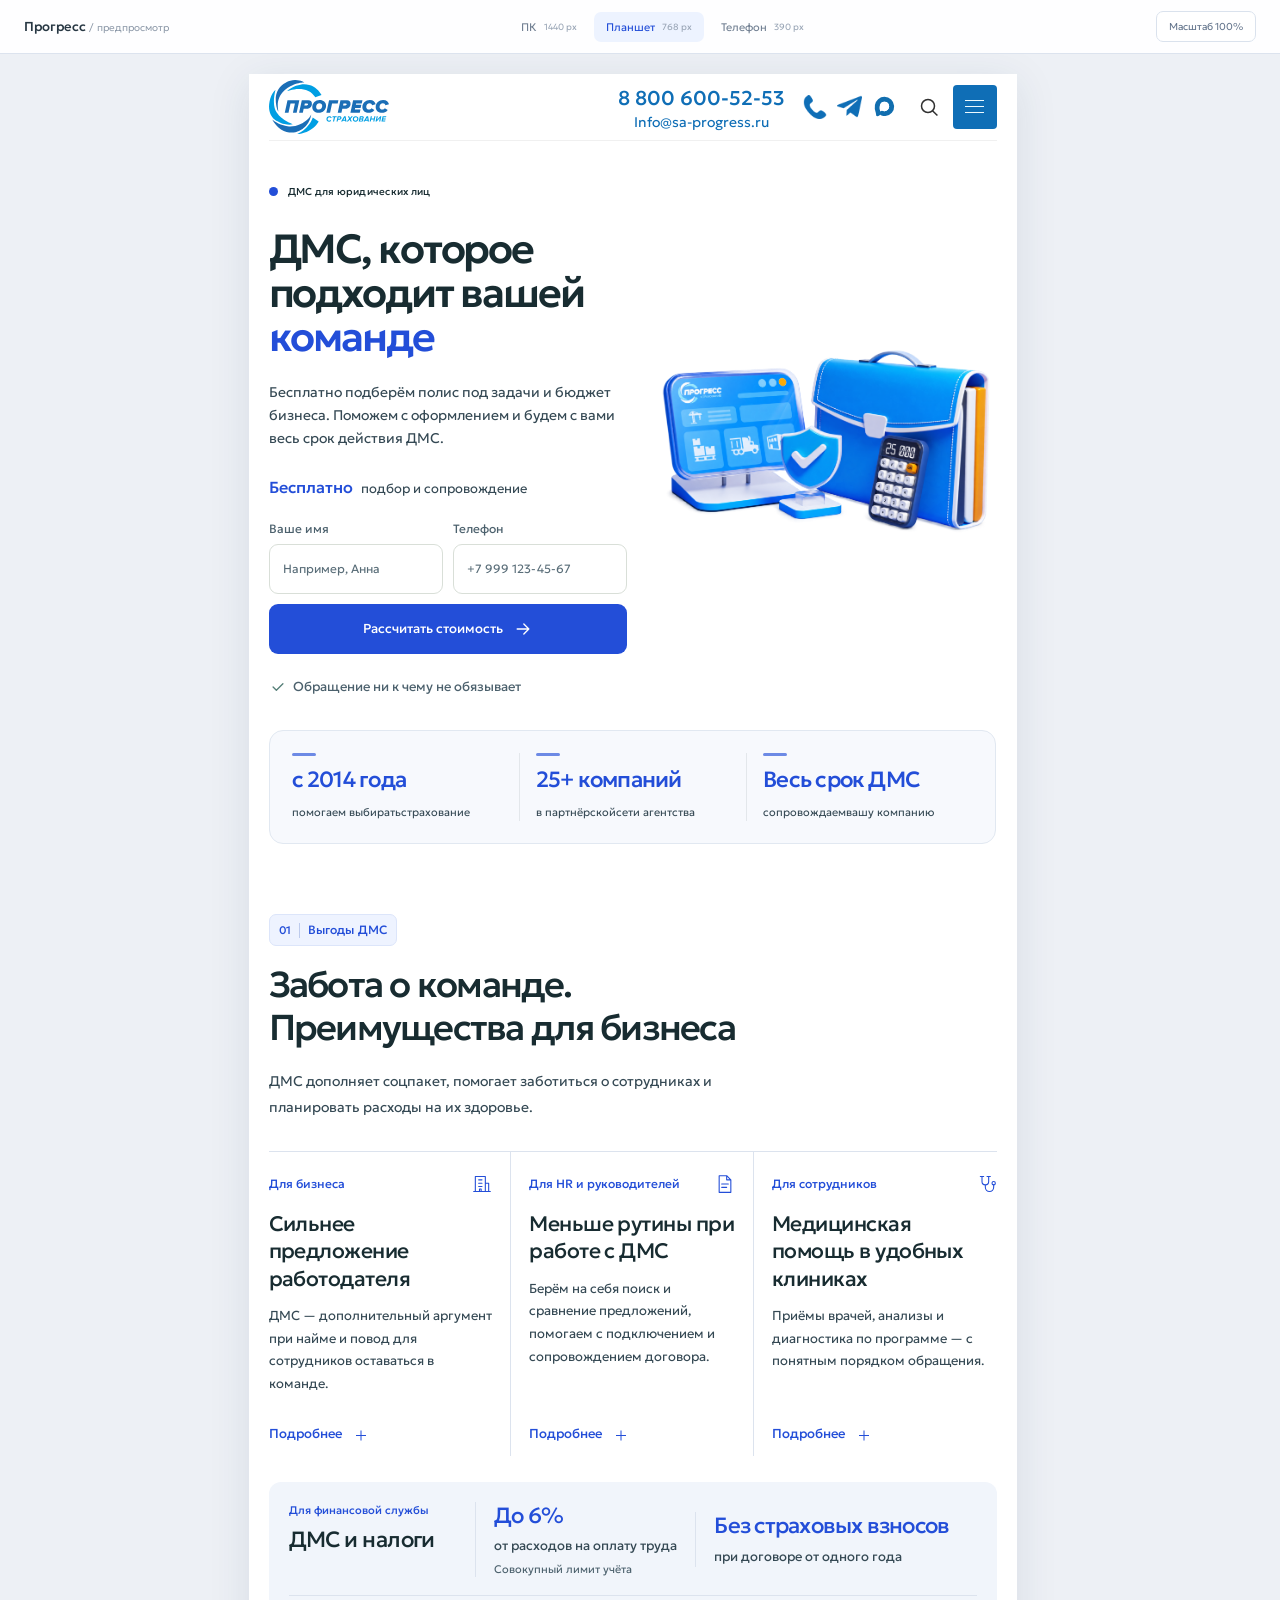
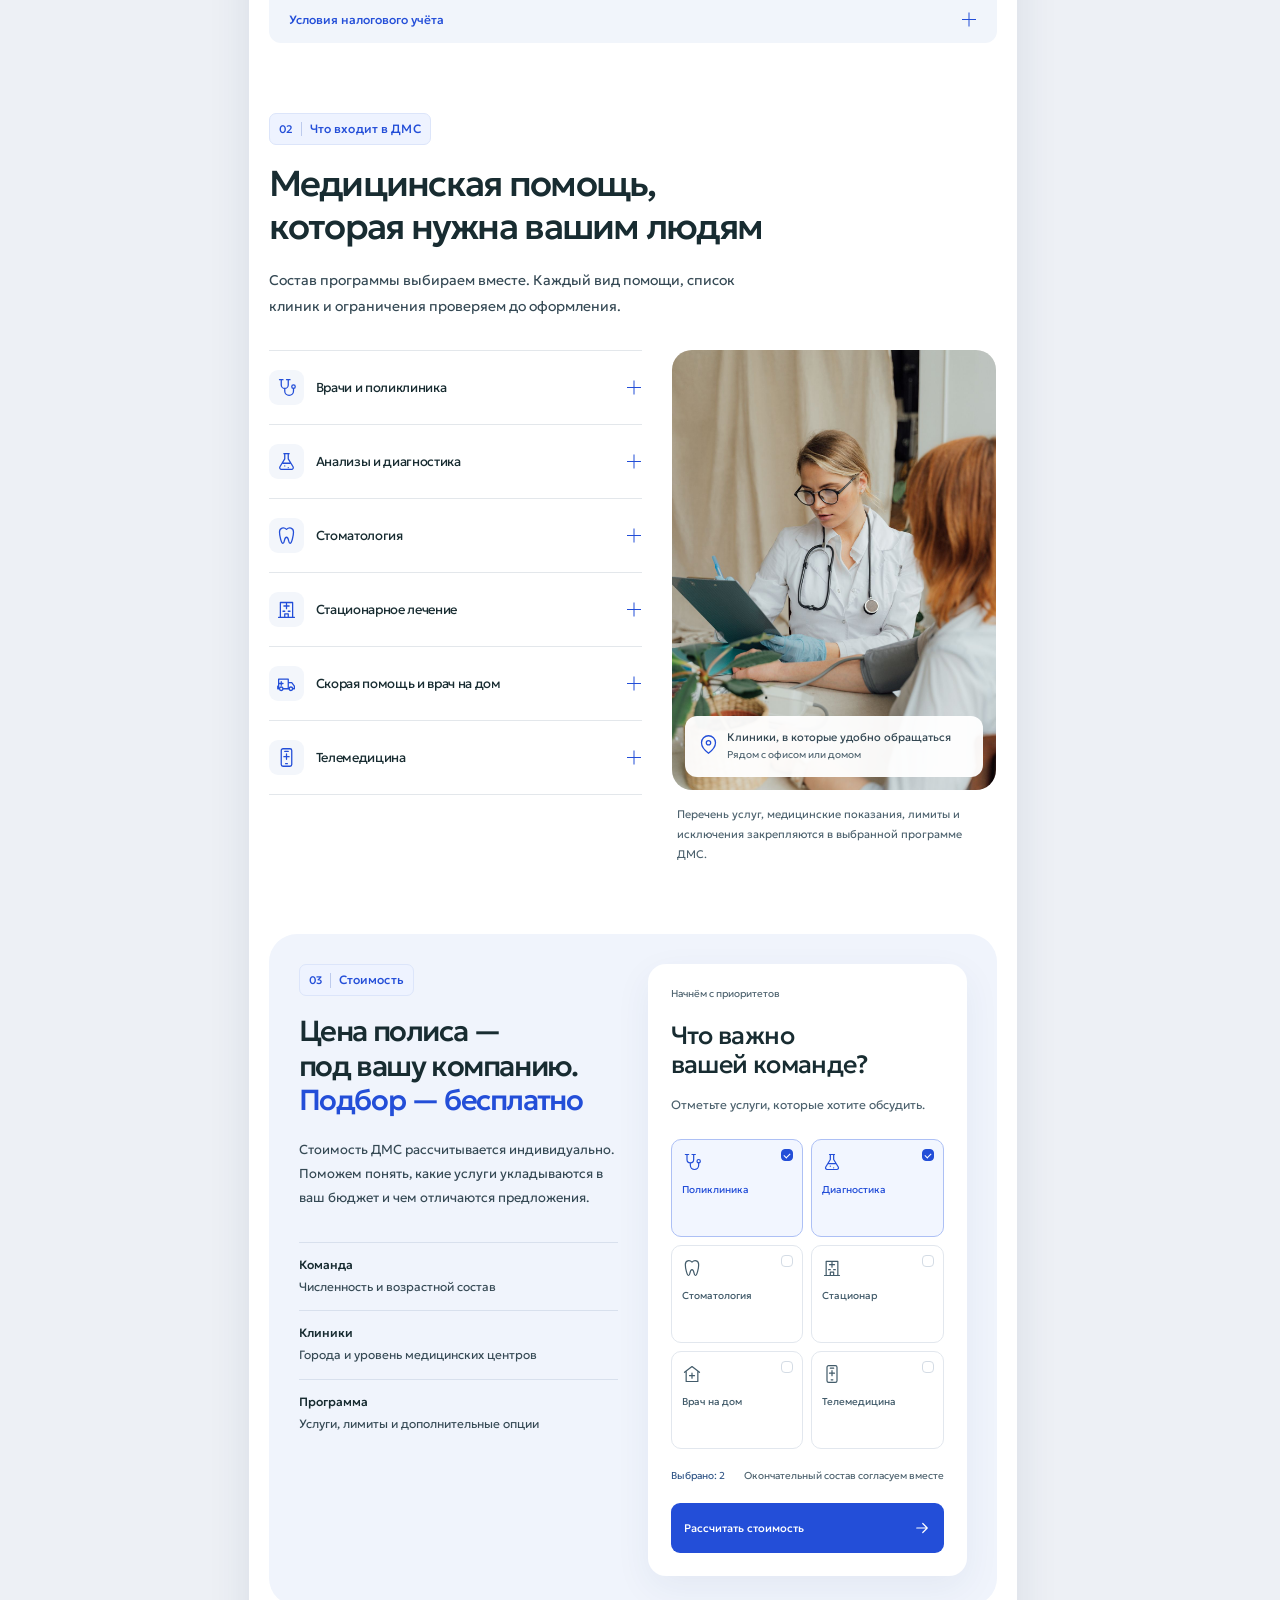
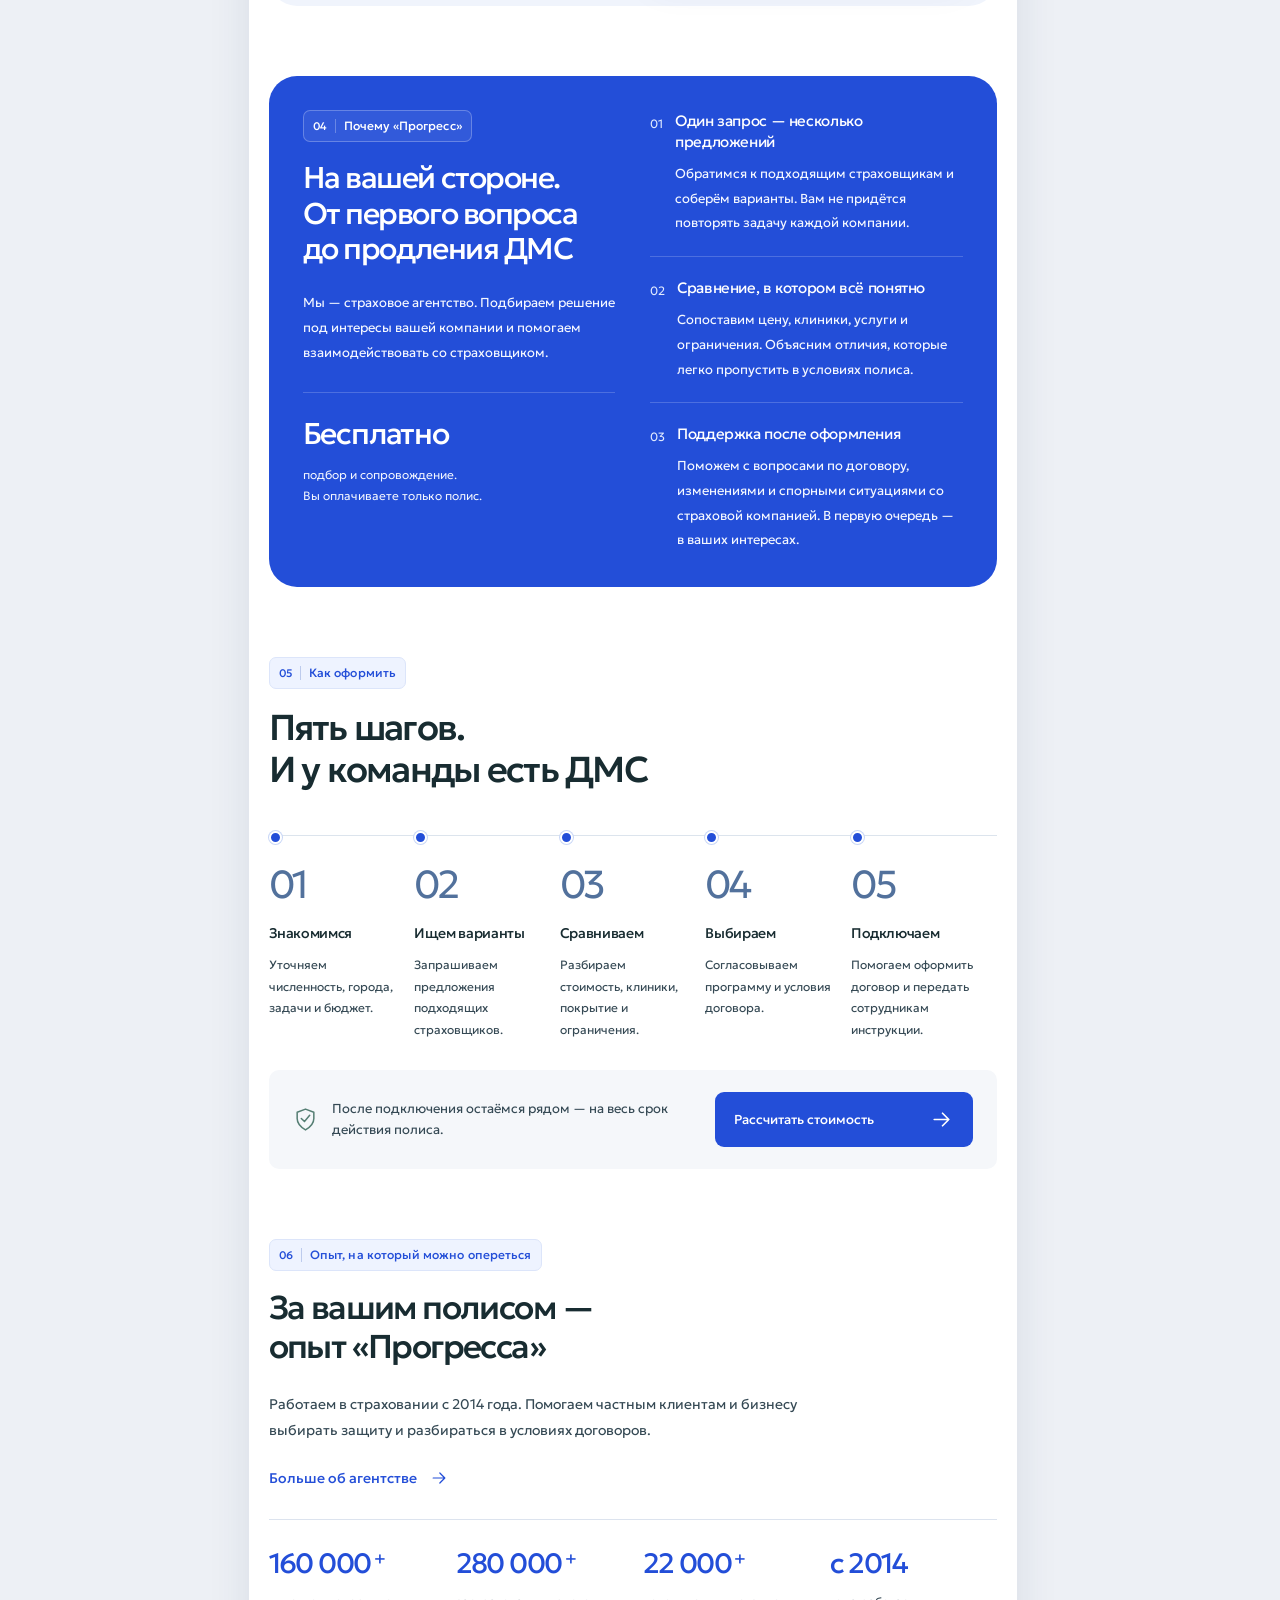
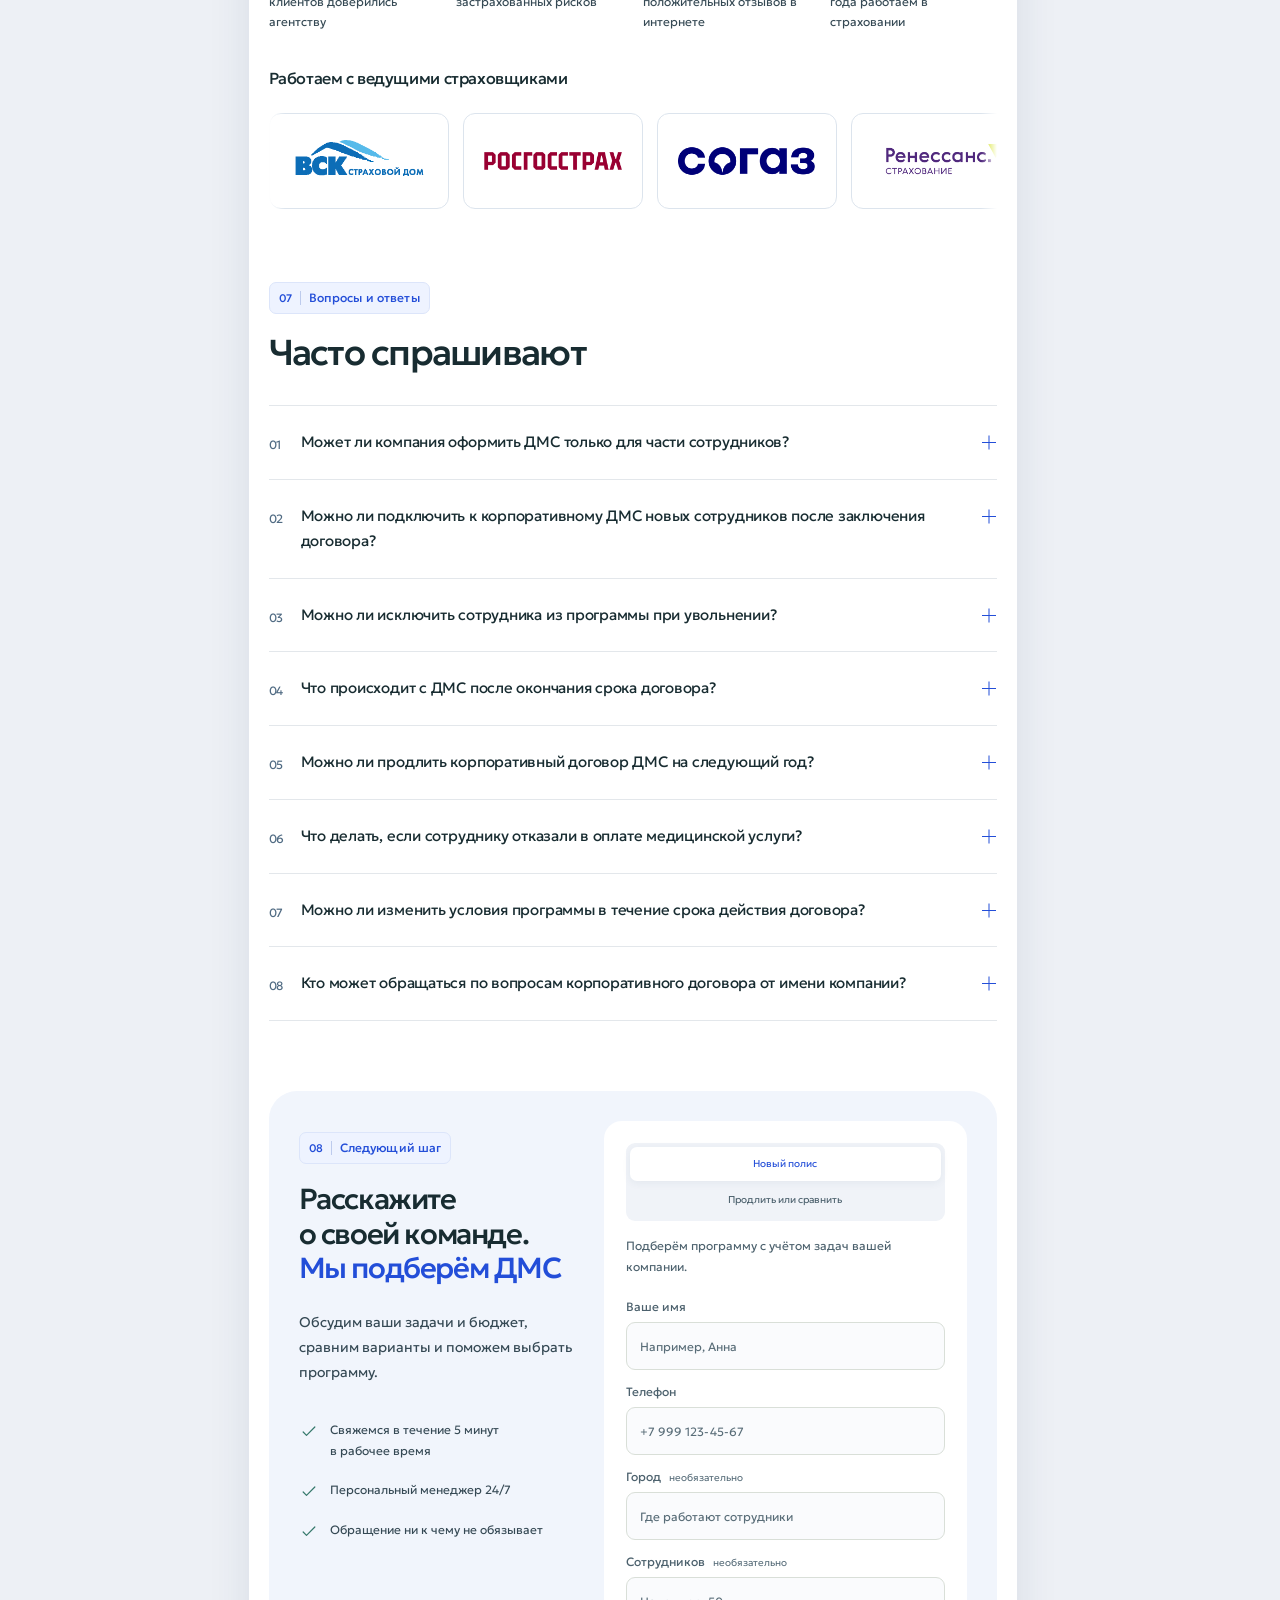
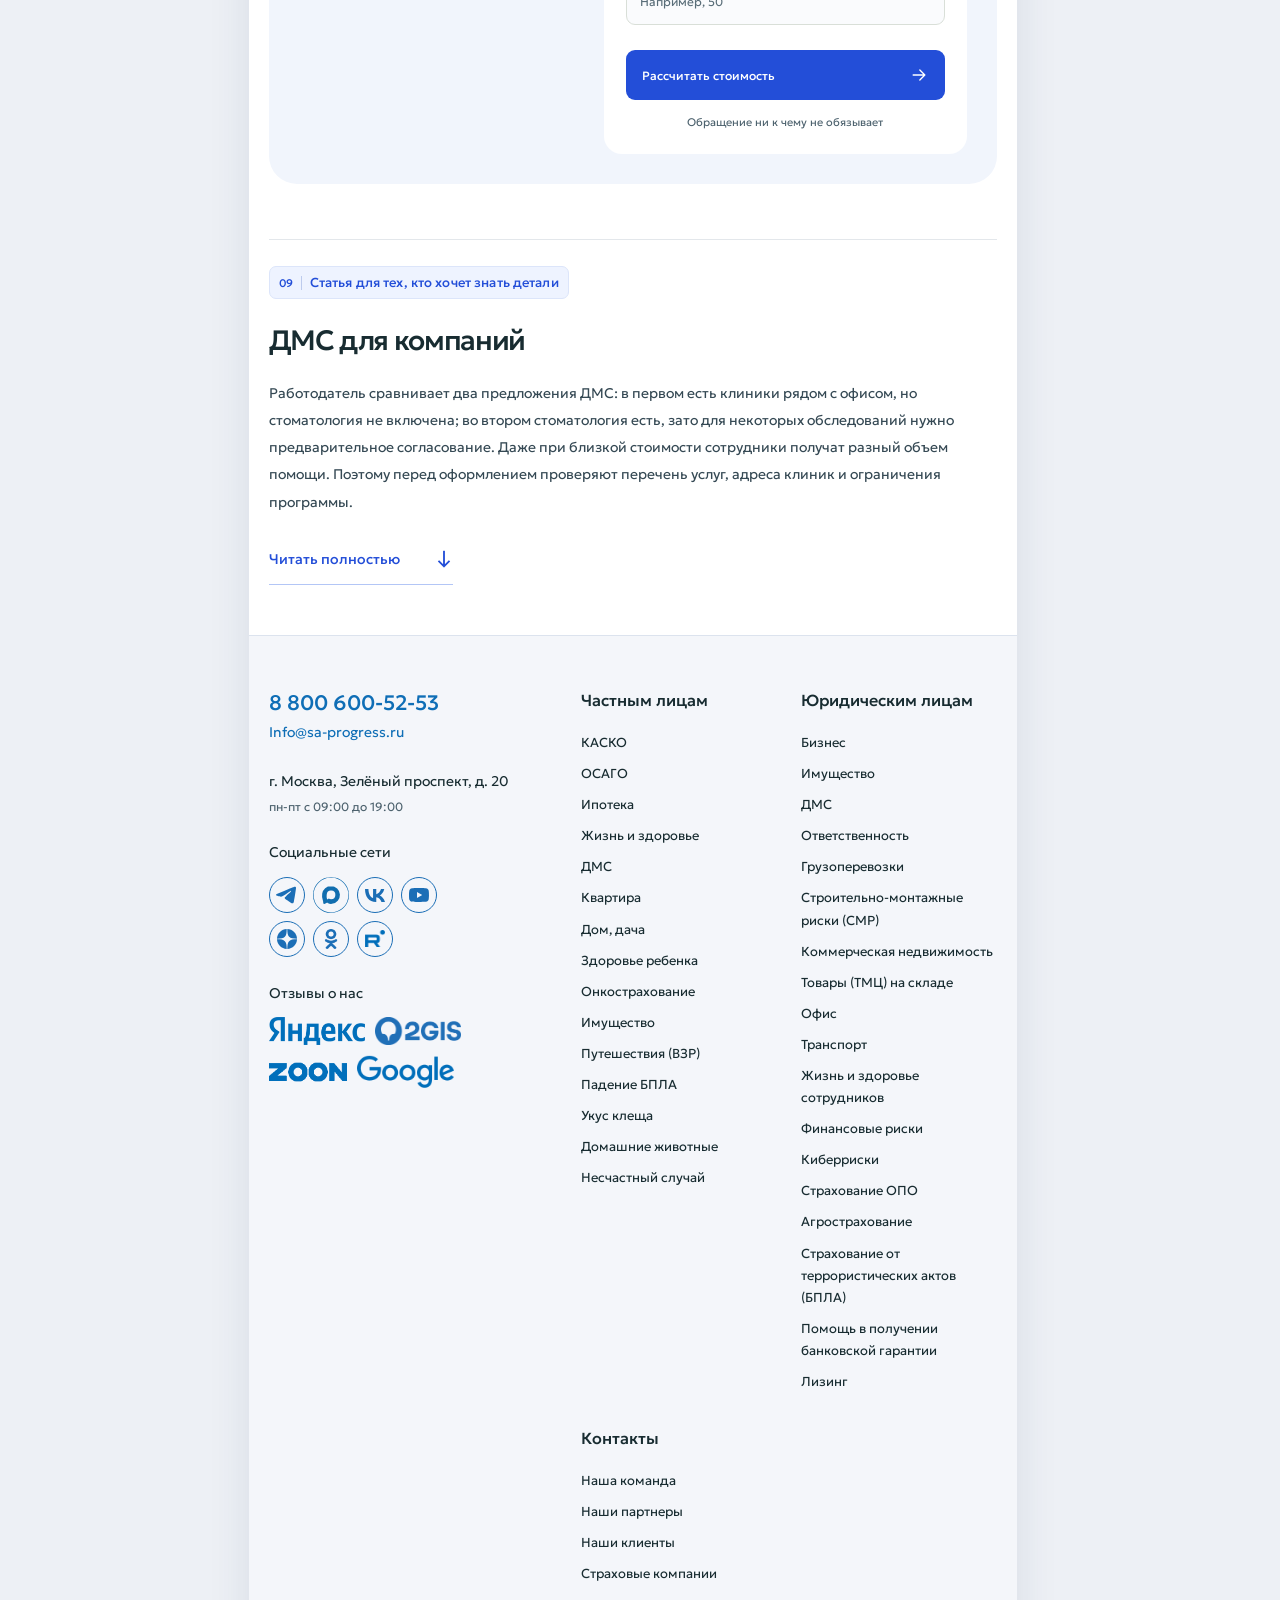
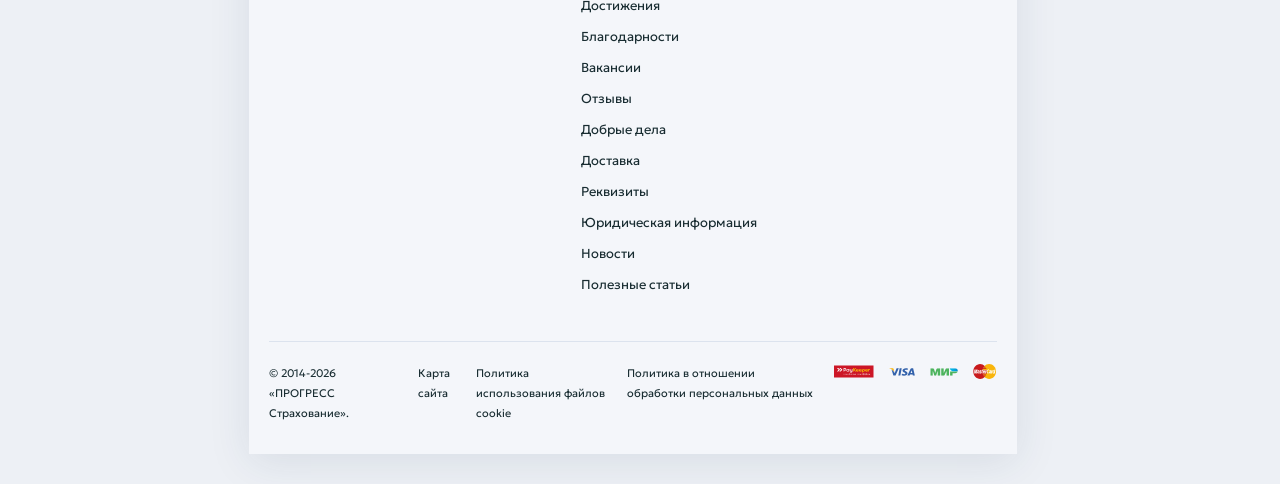
<file: tablet.html>
<!doctype html>
<html lang="ru" data-review="tablet" data-width="768">
<head>
  <meta charset="utf-8">
  <meta name="viewport" content="width=device-width,initial-scale=1">
  <meta name="robots" content="noindex,nofollow">
  <meta name="theme-color" content="#ffffff">
  <meta name="description" content="Бесплатный подбор ДМС для сотрудников под задачи и бюджет вашей компании. Прогресс Страхование — на вашей стороне весь срок полиса.">
  <title>Планшет 768 — ДМС Прогресс</title>
  <link rel="icon" href="./assets/favicon.svg" type="image/svg+xml">
  <link rel="preload" href="./assets/fonts/Geologica-Variable.ttf" as="font" type="font/ttf" crossorigin>
  <link rel="stylesheet" href="./previews/tablet.css?v=7502505d18bb">
  <link rel="stylesheet" href="./assets/vendor/lenis/lenis.css?v=7502505d18bb">
  <script src="./assets/vendor/lenis/lenis.min.js?v=7502505d18bb" defer></script>
  <script src="./scroll.js?v=7502505d18bb" defer></script>
  <script src="./app.js?v=7502505d18bb" defer></script>
  <script src="./assets/vendor/hystmodal/hystmodal.js?v=7502505d18bb" defer></script>
  <script src="./site-chrome.js?v=7502505d18bb" defer></script>
<link rel="stylesheet" href="./review.css?v=7502505d18bb"><script src="./review.js?v=7502505d18bb" defer></script></head>
<body><div class="review-toolbar"><a class="review-brand" href="./index.html" title="Открыть обычную адаптивную страницу">Прогресс <span>/ предпросмотр</span></a><nav aria-label="Формат предпросмотра"><a href="./desktop.html">ПК<span>1440 px</span></a><a href="./tablet.html" aria-current="page">Планшет<span>768 px</span></a><a href="./mobile.html">Телефон<span>390 px</span></a></nav><button id="review-scale" type="button" aria-pressed="false">Масштаб 100%</button></div><div class="review-stage"><div class="review-canvas">
  <div class="source-chrome source-chrome-header"><header class="header">
    <div class="content-wrapper">
        <div class="header__wrapper">
        <a class="header__logo" href="https://sa-progress.ru/">
            <img class="logo-img" src="./assets/original-site/img/logo.svg" alt="Прогресс стархование логотип">
        </a>
        <nav class="menu-top">
            <ul class="menu-top__list">
    <li class="menu-top__item js-menu-top-item first" data-is-active="yes">
        <a href="https://sa-progress.ru/chastnyim-liczam/" class="js-top-menu-section-item" data-type="private">Частным лицам</a>
            </li>

    <li class="menu-top__item js-menu-top-item" data-is-active="no">
        <a href="https://sa-progress.ru/yuridicheskim-liczam/" class="js-top-menu-section-item" data-type="corporate">Юр. лицам</a>
            </li>

    <li class="menu-top__item js-menu-top-item">
        <a href="https://sa-progress.ru/finansovyie-uslugi/">Фин. услуги</a>
            </li>

    <li class="menu-top__item js-menu-top-item">
        <a href="https://sa-progress.ru/o-kompanii/">О компании</a>
            </li>

    <li class="menu-top__item js-menu-top-item">
        <a href="https://sa-progress.ru/partnery">Наши партнеры</a>
            </li>

    <li class="menu-top__item js-menu-top-item last">
        <a href="https://sa-progress.ru/kontaktyi">Контакты</a>
            </li>
</ul>        </nav>
        <div class="callback-btn__wrapper">
            <button class="callback-btn-desktop" data-hystmodal="#feedback-form-short">Заказать звонок</button>
            <a class="callback-btn-mobile" href="tel:88006005253">
                <img class="callback-btn-mobile__img" src="./assets/original-site/img/icons/callback.png" alt="callback">
            </a>
        </div>
        <div class="header__social">
            <a href="https://t.me/Progress_strahovanie" class="header__social-item" target="_blank" rel="nofollow noopener noreferrer">
                <img src="./assets/original-site/img/icons/telegram.png">
            </a>
            <a href="https://max.ru/u/f9LHodD0cOL1nK710Nd3do71_UiDQPEofr9h8V5QH5dgAX2QZrWWFHqI5sg" class="header__social-item" target="_blank" rel="nofollow noopener noreferrer">
                <img src="./assets/original-site/img/icons/max-simple.svg">
            </a>
        </div>
        <div class="header__contacts">
            <a class="header-phone" href="tel:88006005253">8 800 600-52-53</a>
            <a class="header-mail" href="mailto:info@sa-progress.ru">Info@sa-progress.ru</a>
        </div>
        <div class="mobile-search" data-hystmodal="#mobile-search">
            <div class="mobile-search__icon">
                <svg><use xlink:href="./assets/original-site/sprite.svg#icon-search"></use></svg>
            </div>
        </div>
        <div class="mobile-menu__btn js-open-mobile-menu">
            <span></span>
            <span></span>
            <span></span>
         </div>
        
        <div class="desktop-menu">
            <div class="desktop-menu-wrapper">
                <a href="https://sa-progress.ru/" class="desktop-menu__logo">
                    <img src="./assets/original-site/img/logo-mini.svg" alt="logo">
                </a>
                <nav class="nav-desktop">
                    

<ul class="nav-desktop__list main-menu">
        
<li class="nav-desktop__item main-menu__item first level1">
    <a href="https://sa-progress.ru/chastnyim-liczam/kasko/">КАСКО</a>
        <ul class="main-submenu">
    <div class="main-submenu__wrapper">
        <li class="main-submenu__item first level1">
    <a class="main-submenu__link" href="https://sa-progress.ru/chastnyim-liczam/kasko/mini-kasko">Мини-КАСКО</a>
    </li>


<li class="main-submenu__item level1">
    <a class="main-submenu__link" href="https://sa-progress.ru/chastnyim-liczam/kasko/strahovka-kasko-s-franshizoy">КАСКО с франшизой</a>
    </li>


<li class="main-submenu__item last level1">
    <a class="main-submenu__link" href="https://sa-progress.ru/chastnyim-liczam/kasko/kasko-ot-ugona-i-polnoj-gibeli">КАСКО от угона и полной гибели</a>
    </li>


    </div>
</ul></li>    
<li class="nav-desktop__item main-menu__item level1">
    <a href="https://sa-progress.ru/chastnyim-liczam/osago/">ОСАГО</a>
        <ul class="main-submenu">
    <div class="main-submenu__wrapper">
        <li class="main-submenu__item first level1">
    <a class="main-submenu__link" href="https://sa-progress.ru/chastnyim-liczam/osago/sinyaya-karta">Синяя карта</a>
    </li>


<li class="main-submenu__item level1">
    <a class="main-submenu__link" href="https://sa-progress.ru/chastnyim-liczam/osago/otkryitaya-straxovka-na-mashinu">ОСАГО без ограничений</a>
    </li>


<li class="main-submenu__item last level1">
    <a class="main-submenu__link" href="https://sa-progress.ru/chastnyim-liczam/osago/dsago">ДСАГО (ДГО)</a>
    </li>


    </div>
</ul></li>    
<li class="nav-desktop__item main-menu__item level1">
    <a href="https://sa-progress.ru/chastnyim-liczam/ipoteka/">Ипотека</a>
        <ul class="main-submenu">
    <div class="main-submenu__wrapper">
        <li class="main-submenu__item first level1">
    <a class="main-submenu__link" href="https://sa-progress.ru/chastnyim-liczam/ipoteka/kompleksnoe-ipotechnoe-straxovanie-v-moskve-czena-kalkulyator-oformlen">Комплексное ипотечное страхование</a>
    </li>


<li class="main-submenu__item level1">
    <a class="main-submenu__link" href="https://sa-progress.ru/chastnyim-liczam/ipoteka/straxovanie-zhizni-dlya-ipoteki">Страхование жизни для ипотеки</a>
    </li>


<li class="main-submenu__item last level1">
    <a class="main-submenu__link" href="https://sa-progress.ru/chastnyim-liczam/ipoteka/titulnoe-straxovanie">Титульное страхование</a>
    </li>


    </div>
</ul></li>    
<li class="nav-desktop__item main-menu__item level1">
    <a href="https://sa-progress.ru/chastnyim-liczam/zhizn-i-zdorove/">Жизнь и здоровье</a>
        <ul class="main-submenu">
    <div class="main-submenu__wrapper">
        <li class="main-submenu__item first level1">
    <a class="main-submenu__link" href="https://sa-progress.ru/chastnyim-liczam/zhizn-i-zdorove/dms">Полис ДМС для физических лиц</a>
    </li>


<li class="main-submenu__item level1">
    <a class="main-submenu__link" href="https://sa-progress.ru/chastnyim-liczam/zhizn-i-zdorove/ns-neschastnyij-sluchaj">Страхование от несчастных случаев и болезней</a>
    </li>


<li class="main-submenu__item level1">
    <a class="main-submenu__link" href="https://sa-progress.ru/chastnyim-liczam/zhizn-i-zdorove/sportivnaya-straxovka">Спортивная страховка</a>
    </li>


<li class="main-submenu__item level1">
    <a class="main-submenu__link" href="https://sa-progress.ru/chastnyim-liczam/zhizn-i-zdorove/onkologicheskie-zabolevaniya">Онкологические заболевания</a>
    </li>


<li class="main-submenu__item level1">
    <a class="main-submenu__link" href="https://sa-progress.ru/chastnyim-liczam/zhizn-i-zdorove/polis-dms-dlya-rebenka">Полис ДМС для ребенка</a>
    </li>


<li class="main-submenu__item level1">
    <a class="main-submenu__link" href="https://sa-progress.ru/chastnyim-liczam/zhizn-i-zdorove/dms-so-stomatologiey-dlya-fizicheskih-lic">ДМС со стоматологией для физических лиц</a>
    </li>


<li class="main-submenu__item level1">
    <a class="main-submenu__link" href="https://sa-progress.ru/chastnyim-liczam/zhizn-i-zdorove/straxovanie-detej">Страхование детей</a>
    </li>


<li class="main-submenu__item last level1">
    <a class="main-submenu__link" href="https://sa-progress.ru/chastnyim-liczam/zhizn-i-zdorove/ukus-kleshha">Страховка от укуса клеща «Антиклещ»</a>
    </li>


    </div>
</ul></li>    
<li class="nav-desktop__item main-menu__item level1">
    <a href="https://sa-progress.ru/chastnyim-liczam/imushhestvo/">Имущество</a>
        <ul class="main-submenu">
    <div class="main-submenu__wrapper">
        <li class="main-submenu__item first level1">
    <a class="main-submenu__link" href="https://sa-progress.ru/chastnyim-liczam/imushhestvo/kvartira-apartamentyi">Страхование квартиры</a>
    </li>


<li class="main-submenu__item level1">
    <a class="main-submenu__link" href="https://sa-progress.ru/chastnyim-liczam/imushhestvo/dom-dacha">Страхование дома и дачи</a>
    </li>


<li class="main-submenu__item level1">
    <a class="main-submenu__link" href="https://sa-progress.ru/chastnyim-liczam/imushhestvo/otvetstvennost-pered-sosedyami">Страхование ответственности перед соседями</a>
    </li>


<li class="main-submenu__item level1">
    <a class="main-submenu__link" href="https://sa-progress.ru/chastnyim-liczam/imushhestvo/straxovanie-ot-padeniya-bpla">Страхование от падения БПЛА</a>
    </li>


<li class="main-submenu__item last level1">
    <a class="main-submenu__link" href="https://sa-progress.ru/chastnyim-liczam/imushhestvo/straxovanie-bani">Страхование бани</a>
    </li>


    </div>
</ul></li>    
<li class="nav-desktop__item main-menu__item level1">
    <a href="https://sa-progress.ru/chastnyim-liczam/puteshestviya/">Путешествия</a>
        <ul class="main-submenu">
    <div class="main-submenu__wrapper">
        <li class="main-submenu__item first level1">
    <a class="main-submenu__link" href="https://sa-progress.ru/chastnyim-liczam/puteshestviya/straxovka-vzr-dlya-vizyi">Страховка выезжающих за рубеж (ВЗР)</a>
    </li>


<li class="main-submenu__item level1">
    <a class="main-submenu__link" href="https://sa-progress.ru/chastnyim-liczam/puteshestviya/straxovanie-puteshestvuyushhix-po-rossii">Страховка для путешествий по России</a>
    </li>


<li class="main-submenu__item level1">
    <a class="main-submenu__link" href="https://sa-progress.ru/chastnyim-liczam/puteshestviya/straxovanie-tura-ot-nevyileta">Страховка от невылета за границу</a>
    </li>


<li class="main-submenu__item level1">
    <a class="main-submenu__link" href="https://sa-progress.ru/chastnyim-liczam/puteshestviya/straxovanie-bagazha-ot-poteri-v-puteshestvii">Страхование багажа от потери в путешествии</a>
    </li>


<li class="main-submenu__item last level1">
    <a class="main-submenu__link" href="https://sa-progress.ru/chastnyim-liczam/puteshestviya/straxovanie-bagazha-pri-perelete">Страхование багажа при перелете</a>
    </li>


    </div>
</ul></li>    
<li class="nav-desktop__item main-menu__item last level1">
    <a href="https://sa-progress.ru/chastnyim-liczam/straxovanie-pitomczev">Домашние животные</a>
        </li>        </ul>                </nav>
                
                <div class="desktop-menu__contacts">
                    <a href="https://t.me/Progress_strahovanie" class="header-icon">
                        <img src="./assets/original-site/img/icons/telegram-white.svg" alt="">
                    </a>
                    <a href="https://max.ru/u/f9LHodD0cOL1nK710Nd3do71_UiDQPEofr9h8V5QH5dgAX2QZrWWFHqI5sg" class="header-icon">
                        <img src="./assets/original-site/img/icons/max-white-simple.svg" alt="">
                    </a>
                    <div class="contacts-wrapper">
                        <a href="tel:88006005253" class="phone">8 800 600-52-53</a>
                        <a href="mailto:info@sa-progress.ru" class="email">info@sa-progress.ru</a>
                    </div>
                </div>
                
                <div class="desktop-menu__search">
                    <div class="search-btn js-toggle-desktop-search-btn">
                        <svg>
                            <use xlink:href="./assets/original-site/sprite.svg#icon-search"></use>
                        </svg>
                    </div>
                    <form id="main-menu-search-form" class="desktop-search__form js-search-form js-hidden" action="https://sa-progress.ru/search" method="get">
    <input id="searchField" type="text" name="query" placeholder="Поиск...">
    <input type="hidden" name="id" value="search">
    
    <div class="desktop-search__btn-close js-toggle-desktop-search-btn js-clear-search-form">
        <svg>
            <use xlink:href="./assets/original-site/sprite.svg#mobile-close"></use>
        </svg>
    </div>
    <button type="submit" class="desktop-search__btn-search ">
        <svg>
            <use xlink:href="./assets/original-site/sprite.svg#icon-search"></use>
        </svg>
    </button>
    
</form>                </div>
            </div>
        </div>

    </div>
    </div>
    

<div class="c-mobile-menu js-mobile-menu js-hidden fixed">
    <div class="mobile-menu-wrapper">
        <div class="section-switch">
            <div class="section-name js-mobile-section-switch active" data-type="private">Частным лицам</div>
            <div class="section-name js-mobile-section-switch " data-type="corporate">Юр. лицам</div>
            <div class="section-name js-mobile-section-switch " data-type="finance">Фин. услуги</div>
        </div>
        <nav class="c-nav-mobile border js-mobile-section " data-type="private">
            <ul class="menu-top__list"><li class="menu-mobile__item first level1 js-mobile-menu-parent" data-link="https://sa-progress.ru/chastnyim-liczam/kasko/" data-title="КАСКО">
    <div>КАСКО</div>
    <div class="mobile-menu__nav-arrow">
        <svg><use xlink:href="./assets/original-site/sprite.svg#mobile-arrow"></use></svg>
    </div>
    <ul class="mobile-menu__inner js-mobile-menu-inner fixed">
    <div class="js-mobile-menu-close-subsection mobile-menu__close-subsection">
        <svg><use xlink:href="./assets/original-site/sprite.svg#mobile-arrow-prev"></use></svg>
        Назад
    </div>
    <a href="" class="mobule-menu__submenu-title js-mobile-menu-submenu-title"></a>
    <li class="menu-mobile__item first level2"><a href="https://sa-progress.ru/chastnyim-liczam/kasko/mini-kasko">Мини-КАСКО</a></li><li class="menu-mobile__item level2"><a href="https://sa-progress.ru/chastnyim-liczam/kasko/strahovka-kasko-s-franshizoy">КАСКО с франшизой</a></li><li class="menu-mobile__item last level2"><a href="https://sa-progress.ru/chastnyim-liczam/kasko/kasko-ot-ugona-i-polnoj-gibeli">КАСКО от угона и полной гибели</a></li></ul></li><li class="menu-mobile__item level1 js-mobile-menu-parent" data-link="https://sa-progress.ru/chastnyim-liczam/osago/" data-title="ОСАГО">
    <div>ОСАГО</div>
    <div class="mobile-menu__nav-arrow">
        <svg><use xlink:href="./assets/original-site/sprite.svg#mobile-arrow"></use></svg>
    </div>
    <ul class="mobile-menu__inner js-mobile-menu-inner fixed">
    <div class="js-mobile-menu-close-subsection mobile-menu__close-subsection">
        <svg><use xlink:href="./assets/original-site/sprite.svg#mobile-arrow-prev"></use></svg>
        Назад
    </div>
    <a href="" class="mobule-menu__submenu-title js-mobile-menu-submenu-title"></a>
    <li class="menu-mobile__item first level2"><a href="https://sa-progress.ru/chastnyim-liczam/osago/sinyaya-karta">Синяя карта</a></li><li class="menu-mobile__item level2"><a href="https://sa-progress.ru/chastnyim-liczam/osago/otkryitaya-straxovka-na-mashinu">ОСАГО без ограничений</a></li><li class="menu-mobile__item last level2"><a href="https://sa-progress.ru/chastnyim-liczam/osago/dsago">ДСАГО (ДГО)</a></li></ul></li><li class="menu-mobile__item level1 js-mobile-menu-parent" data-link="https://sa-progress.ru/chastnyim-liczam/ipoteka/" data-title="Ипотека">
    <div>Ипотека</div>
    <div class="mobile-menu__nav-arrow">
        <svg><use xlink:href="./assets/original-site/sprite.svg#mobile-arrow"></use></svg>
    </div>
    <ul class="mobile-menu__inner js-mobile-menu-inner fixed">
    <div class="js-mobile-menu-close-subsection mobile-menu__close-subsection">
        <svg><use xlink:href="./assets/original-site/sprite.svg#mobile-arrow-prev"></use></svg>
        Назад
    </div>
    <a href="" class="mobule-menu__submenu-title js-mobile-menu-submenu-title"></a>
    <li class="menu-mobile__item first level2"><a href="https://sa-progress.ru/chastnyim-liczam/ipoteka/kompleksnoe-ipotechnoe-straxovanie-v-moskve-czena-kalkulyator-oformlen">Комплексное ипотечное страхование</a></li><li class="menu-mobile__item level2"><a href="https://sa-progress.ru/chastnyim-liczam/ipoteka/straxovanie-zhizni-dlya-ipoteki">Страхование жизни для ипотеки</a></li><li class="menu-mobile__item last level2"><a href="https://sa-progress.ru/chastnyim-liczam/ipoteka/titulnoe-straxovanie">Титульное страхование</a></li></ul></li><li class="menu-mobile__item level1 js-mobile-menu-parent" data-link="https://sa-progress.ru/chastnyim-liczam/zhizn-i-zdorove/" data-title="Жизнь и здоровье">
    <div>Жизнь и здоровье</div>
    <div class="mobile-menu__nav-arrow">
        <svg><use xlink:href="./assets/original-site/sprite.svg#mobile-arrow"></use></svg>
    </div>
    <ul class="mobile-menu__inner js-mobile-menu-inner fixed">
    <div class="js-mobile-menu-close-subsection mobile-menu__close-subsection">
        <svg><use xlink:href="./assets/original-site/sprite.svg#mobile-arrow-prev"></use></svg>
        Назад
    </div>
    <a href="" class="mobule-menu__submenu-title js-mobile-menu-submenu-title"></a>
    <li class="menu-mobile__item first level2"><a href="https://sa-progress.ru/chastnyim-liczam/zhizn-i-zdorove/dms">Полис ДМС для физических лиц</a></li><li class="menu-mobile__item level2"><a href="https://sa-progress.ru/chastnyim-liczam/zhizn-i-zdorove/ns-neschastnyij-sluchaj">Страхование от несчастных случаев и болезней</a></li><li class="menu-mobile__item level2"><a href="https://sa-progress.ru/chastnyim-liczam/zhizn-i-zdorove/sportivnaya-straxovka">Спортивная страховка</a></li><li class="menu-mobile__item level2"><a href="https://sa-progress.ru/chastnyim-liczam/zhizn-i-zdorove/onkologicheskie-zabolevaniya">Онкологические заболевания</a></li><li class="menu-mobile__item level2"><a href="https://sa-progress.ru/chastnyim-liczam/zhizn-i-zdorove/polis-dms-dlya-rebenka">Полис ДМС для ребенка</a></li><li class="menu-mobile__item level2"><a href="https://sa-progress.ru/chastnyim-liczam/zhizn-i-zdorove/dms-so-stomatologiey-dlya-fizicheskih-lic">ДМС со стоматологией для физических лиц</a></li><li class="menu-mobile__item level2"><a href="https://sa-progress.ru/chastnyim-liczam/zhizn-i-zdorove/straxovanie-detej">Страхование детей</a></li><li class="menu-mobile__item last level2"><a href="https://sa-progress.ru/chastnyim-liczam/zhizn-i-zdorove/ukus-kleshha">Страховка от укуса клеща «Антиклещ»</a></li></ul></li><li class="menu-mobile__item level1 js-mobile-menu-parent" data-link="https://sa-progress.ru/chastnyim-liczam/imushhestvo/" data-title="Имущество">
    <div>Имущество</div>
    <div class="mobile-menu__nav-arrow">
        <svg><use xlink:href="./assets/original-site/sprite.svg#mobile-arrow"></use></svg>
    </div>
    <ul class="mobile-menu__inner js-mobile-menu-inner fixed">
    <div class="js-mobile-menu-close-subsection mobile-menu__close-subsection">
        <svg><use xlink:href="./assets/original-site/sprite.svg#mobile-arrow-prev"></use></svg>
        Назад
    </div>
    <a href="" class="mobule-menu__submenu-title js-mobile-menu-submenu-title"></a>
    <li class="menu-mobile__item first level2"><a href="https://sa-progress.ru/chastnyim-liczam/imushhestvo/kvartira-apartamentyi">Страхование квартиры</a></li><li class="menu-mobile__item level2"><a href="https://sa-progress.ru/chastnyim-liczam/imushhestvo/dom-dacha">Страхование дома и дачи</a></li><li class="menu-mobile__item level2"><a href="https://sa-progress.ru/chastnyim-liczam/imushhestvo/otvetstvennost-pered-sosedyami">Страхование ответственности перед соседями</a></li><li class="menu-mobile__item level2"><a href="https://sa-progress.ru/chastnyim-liczam/imushhestvo/straxovanie-ot-padeniya-bpla">Страхование от падения БПЛА</a></li><li class="menu-mobile__item last level2"><a href="https://sa-progress.ru/chastnyim-liczam/imushhestvo/straxovanie-bani">Страхование бани</a></li></ul></li><li class="menu-mobile__item level1 js-mobile-menu-parent" data-link="https://sa-progress.ru/chastnyim-liczam/puteshestviya/" data-title="Путешествия">
    <div>Путешествия</div>
    <div class="mobile-menu__nav-arrow">
        <svg><use xlink:href="./assets/original-site/sprite.svg#mobile-arrow"></use></svg>
    </div>
    <ul class="mobile-menu__inner js-mobile-menu-inner fixed">
    <div class="js-mobile-menu-close-subsection mobile-menu__close-subsection">
        <svg><use xlink:href="./assets/original-site/sprite.svg#mobile-arrow-prev"></use></svg>
        Назад
    </div>
    <a href="" class="mobule-menu__submenu-title js-mobile-menu-submenu-title"></a>
    <li class="menu-mobile__item first level2"><a href="https://sa-progress.ru/chastnyim-liczam/puteshestviya/straxovka-vzr-dlya-vizyi">Страховка выезжающих за рубеж (ВЗР)</a></li><li class="menu-mobile__item level2"><a href="https://sa-progress.ru/chastnyim-liczam/puteshestviya/straxovanie-puteshestvuyushhix-po-rossii">Страховка для путешествий по России</a></li><li class="menu-mobile__item level2"><a href="https://sa-progress.ru/chastnyim-liczam/puteshestviya/straxovanie-tura-ot-nevyileta">Страховка от невылета за границу</a></li><li class="menu-mobile__item level2"><a href="https://sa-progress.ru/chastnyim-liczam/puteshestviya/straxovanie-bagazha-ot-poteri-v-puteshestvii">Страхование багажа от потери в путешествии</a></li><li class="menu-mobile__item last level2"><a href="https://sa-progress.ru/chastnyim-liczam/puteshestviya/straxovanie-bagazha-pri-perelete">Страхование багажа при перелете</a></li></ul></li><li class="menu-mobile__item last level1"><a href="https://sa-progress.ru/chastnyim-liczam/straxovanie-pitomczev">Домашние животные</a></li></ul> 
        </nav>
        <nav class="c-nav-mobile border js-mobile-section js-hidden" data-type="corporate">
            <ul class="menu-top__list"><li class="menu-mobile__item first level1 js-mobile-menu-parent" data-link="https://sa-progress.ru/yuridicheskim-liczam/imushhestvo/" data-title="Имущество">
    <div>Имущество</div>
    <div class="mobile-menu__nav-arrow">
        <svg><use xlink:href="./assets/original-site/sprite.svg#mobile-arrow"></use></svg>
    </div>
    <ul class="mobile-menu__inner js-mobile-menu-inner fixed">
    <div class="js-mobile-menu-close-subsection mobile-menu__close-subsection">
        <svg><use xlink:href="./assets/original-site/sprite.svg#mobile-arrow-prev"></use></svg>
        Назад
    </div>
    <a href="" class="mobule-menu__submenu-title js-mobile-menu-submenu-title"></a>
    <li class="menu-mobile__item first level2">
    <a href="https://sa-progress.ru/yuridicheskim-liczam/imushhestvo/straxovanie-kommercheskoj-nedvizhimosti">Страхование коммерческой недвижимости</a>
    </li>

<li class="menu-mobile__item level2">
    <a href="https://sa-progress.ru/yuridicheskim-liczam/imushhestvo/straxovanie-tmcz-tovara-na-sklade">Страхование (ТМЦ) товара</a>
    </li>

<li class="menu-mobile__item level2">
    <a href="https://sa-progress.ru/yuridicheskim-liczam/imushhestvo/straxovanie-skladov">Страхование складов</a>
    </li>

<li class="menu-mobile__item level2">
    <a href="https://sa-progress.ru/yuridicheskim-liczam/imushhestvo/straxovanie-oborudovaniya-i-inventarya">Страхование оборудования и инвентаря</a>
    </li>

<li class="menu-mobile__item level2">
    <a href="https://sa-progress.ru/yuridicheskim-liczam/imushhestvo/straxovanie-tcz">Страхование ТЦ</a>
    </li>

<li class="menu-mobile__item level2">
    <a href="https://sa-progress.ru/yuridicheskim-liczam/imushhestvo/straxovanie-vyistavok-i-predmetov-iskusstva">Страхование выставок и предметов искусства</a>
    </li>

<li class="menu-mobile__item level2">
    <a href="https://sa-progress.ru/yuridicheskim-liczam/imushhestvo/straxovanie-lizingovogo-imushhestva">Страхование лизингового имущества</a>
    </li>

<li class="menu-mobile__item level2">
    <a href="https://sa-progress.ru/yuridicheskim-liczam/imushhestvo/straxovanie-zalogovogo-imushhestva">Страхование залогового имущества</a>
    </li>

<li class="menu-mobile__item level2">
    <a href="https://sa-progress.ru/yuridicheskim-liczam/imushhestvo/straxovanie-lombardov-i-yuvelirnyix-magazinov">Страхование ломбардов и ювелирных магазинов</a>
    </li>

<li class="menu-mobile__item level2">
    <a href="https://sa-progress.ru/yuridicheskim-liczam/imushhestvo/inzhenernyie-seti-i-kommunikaczii">Инженерные сети и коммуникации</a>
    </li>

<li class="menu-mobile__item level2">
    <a href="https://sa-progress.ru/yuridicheskim-liczam/imushhestvo/straxovanie-bankomatov-i-terminalov-samoobsluzhivaniya">Страхование банкоматов и терминалов самообслуживания</a>
    </li>

<li class="menu-mobile__item level2">
    <a href="https://sa-progress.ru/yuridicheskim-liczam/imushhestvo/straxovanie-restoranov-barov-i-kafe">Страхование ресторанов, баров и кафе</a>
    </li>

<li class="menu-mobile__item level2">
    <a href="https://sa-progress.ru/yuridicheskim-liczam/imushhestvo/straxovanie-gostinicz-i-otelej">Страхование гостиниц и отелей</a>
    </li>

<li class="menu-mobile__item level2">
    <a href="https://sa-progress.ru/yuridicheskim-liczam/imushhestvo/strahovanie-ot-padeniya-bpla-yur-lic">Страхование от падения БПЛА</a>
    </li>

<li class="menu-mobile__item level2">
    <a href="https://sa-progress.ru/yuridicheskim-liczam/imushhestvo/strahovanie-nezhilyh-pomeshcheniy-i-zdaniy">Страхование нежилых помещений и зданий</a>
    </li>

<li class="menu-mobile__item last level2">
    <a href="https://sa-progress.ru/yuridicheskim-liczam/imushhestvo/straxovanie-ofisa">Страхование офиса</a>
    </li>

</ul></li><li class="menu-mobile__item level1 js-mobile-menu-parent" data-link="https://sa-progress.ru/yuridicheskim-liczam/otvetstvennost/" data-title="Ответственность">
    <div>Ответственность</div>
    <div class="mobile-menu__nav-arrow">
        <svg><use xlink:href="./assets/original-site/sprite.svg#mobile-arrow"></use></svg>
    </div>
    <ul class="mobile-menu__inner js-mobile-menu-inner fixed">
    <div class="js-mobile-menu-close-subsection mobile-menu__close-subsection">
        <svg><use xlink:href="./assets/original-site/sprite.svg#mobile-arrow-prev"></use></svg>
        Назад
    </div>
    <a href="" class="mobule-menu__submenu-title js-mobile-menu-submenu-title"></a>
    <li class="menu-mobile__item first level2">
    <a href="https://sa-progress.ru/yuridicheskim-liczam/otvetstvennost/straxovanie-professionalnoj-otvetstvennosti">Страхование профессиональной ответственности</a>
    </li>

<li class="menu-mobile__item level2">
    <a href="https://sa-progress.ru/yuridicheskim-liczam/otvetstvennost/straxovanie-grazhdanskoj-otvetstvennosti">Страхование гражданской ответственности</a>
    </li>

<li class="menu-mobile__item level2">
    <a href="https://sa-progress.ru/yuridicheskim-liczam/otvetstvennost/straxovanie-otvetstvennosti-perevozchikov-gruzov-i-ekspeditorov">Страхование ответственности перевозчиков грузов и экспедиторов</a>
    </li>

    <li class="menu-mobile__item level2">
        <a href="https://sa-progress.ru/page-tags/straxovanie-grazhdanskoj-otvetstvennosti-arendatora">Страхование арендатора</a>
    </li>
    <li class="menu-mobile__item level2">
        <a href="https://sa-progress.ru/page-tags/otvetstvennost-podryadnyix-organizaczij">Ответственность подрядных организаций</a>
    </li>
    <li class="menu-mobile__item level2">
        <a href="https://sa-progress.ru/page-tags/straxovanie-otvetstvennosti-proizvoditelya">Страхование ответственности производителя</a>
    </li>
    <li class="menu-mobile__item level2">
        <a href="https://sa-progress.ru/page-tags/straxovanie-otvetstvennosti-vladelczev-bespilotnikov">Страхование ответственности владельцев беспилотников</a>
    </li>
    <li class="menu-mobile__item level2">
        <a href="https://sa-progress.ru/page-tags/straxovanie-otvetstvennosti-rabotodatelya">Страхование ответственности работодателя</a>
    </li>
    <li class="menu-mobile__item level2">
        <a href="https://sa-progress.ru/page-tags/straxovanie-otvetstvennosti-za-kachestvo-produkczii">Страхование ответственности за качество продукции</a>
    </li>
<li class="menu-mobile__item last level2">
    <a href="https://sa-progress.ru/yuridicheskim-liczam/otvetstvennost/ekologicheskoe-straxovanie-riskov">Страхование экологических рисков</a>
    </li>

</ul></li><li class="menu-mobile__item level1 js-mobile-menu-parent" data-link="https://sa-progress.ru/yuridicheskim-liczam/trasnsport/" data-title="Транспорт">
    <div>Транспорт</div>
    <div class="mobile-menu__nav-arrow">
        <svg><use xlink:href="./assets/original-site/sprite.svg#mobile-arrow"></use></svg>
    </div>
    <ul class="mobile-menu__inner js-mobile-menu-inner fixed">
    <div class="js-mobile-menu-close-subsection mobile-menu__close-subsection">
        <svg><use xlink:href="./assets/original-site/sprite.svg#mobile-arrow-prev"></use></svg>
        Назад
    </div>
    <a href="" class="mobule-menu__submenu-title js-mobile-menu-submenu-title"></a>
    <li class="menu-mobile__item first level2">
    <a href="https://sa-progress.ru/yuridicheskim-liczam/trasnsport/gruzoperevozki">Грузоперевозки</a>
    </li>

<li class="menu-mobile__item level2">
    <a href="https://sa-progress.ru/yuridicheskim-liczam/trasnsport/straxovanie-avtoparka">Страхование автопарка</a>
    </li>

<li class="menu-mobile__item level2">
    <a href="https://sa-progress.ru/yuridicheskim-liczam/trasnsport/kasko-dlya-yuridicheskix-licz">КАСКО</a>
    </li>

<li class="menu-mobile__item level2">
    <a href="https://sa-progress.ru/yuridicheskim-liczam/trasnsport/osago-dlya-yuridicheskix-licz">ОСАГО</a>
    </li>

<li class="menu-mobile__item level2">
    <a href="https://sa-progress.ru/yuridicheskim-liczam/trasnsport/aviatransporta">Авиатранспорт</a>
    </li>

<li class="menu-mobile__item level2">
    <a href="https://sa-progress.ru/yuridicheskim-liczam/trasnsport/straxovanie-morskix-i-rechnyix-sudov">Страхование морских и речных судов</a>
    </li>

<li class="menu-mobile__item level2">
    <a href="https://sa-progress.ru/yuridicheskim-liczam/trasnsport/straxovanie-speczialnoj-texniki/">Страхование специальной техники</a>
    </li>

<li class="menu-mobile__item last level2">
    <a href="https://sa-progress.ru/yuridicheskim-liczam/trasnsport/polis-osgop-taksi">Полис ОСГОП такси</a>
    </li>

</ul></li><li class="menu-mobile__item level1 js-mobile-menu-parent" data-link="https://sa-progress.ru/yuridicheskim-liczam/mediczina/" data-title="Жизнь и здоровье">
    <div>Жизнь и здоровье</div>
    <div class="mobile-menu__nav-arrow">
        <svg><use xlink:href="./assets/original-site/sprite.svg#mobile-arrow"></use></svg>
    </div>
    <ul class="mobile-menu__inner js-mobile-menu-inner fixed">
    <div class="js-mobile-menu-close-subsection mobile-menu__close-subsection">
        <svg><use xlink:href="./assets/original-site/sprite.svg#mobile-arrow-prev"></use></svg>
        Назад
    </div>
    <a href="" class="mobule-menu__submenu-title js-mobile-menu-submenu-title"></a>
    <li class="menu-mobile__item first level2">
    <a href="https://sa-progress.ru/yuridicheskim-liczam/mediczina/dms-dlya-yuridicheskix-licz">ДМС для юридических лиц</a>
    </li>

<li class="menu-mobile__item level2">
    <a href="https://sa-progress.ru/yuridicheskim-liczam/mediczina/straxovanie-zhizni-i-zdorovya-sotrudnikov">Страхование жизни и здоровья сотрудников</a>
    </li>

<li class="menu-mobile__item level2">
    <a href="https://sa-progress.ru/yuridicheskim-liczam/mediczina/kollektivnoe-straxovanie-ot-onkozabolevanij">Коллективное страхование от онкозаболеваний</a>
    </li>

<li class="menu-mobile__item level2">
    <a href="https://sa-progress.ru/yuridicheskim-liczam/mediczina/kollektivnoe-straxovanie-ot-neschastnyix-sluchaev">Коллективное страхование от несчастных случаев</a>
    </li>

<li class="menu-mobile__item last level2">
    <a href="https://sa-progress.ru/yuridicheskim-liczam/mediczina/straxovanie-passazhirov">Страхование пассажиров</a>
    </li>

</ul></li><li class="menu-mobile__item level1 js-mobile-menu-parent" data-link="https://sa-progress.ru/yuridicheskim-liczam/stroitelno-montazhnyie-riski/" data-title="Строительно-монтажные риски">
    <div>Строительно-монтажные риски</div>
    <div class="mobile-menu__nav-arrow">
        <svg><use xlink:href="./assets/original-site/sprite.svg#mobile-arrow"></use></svg>
    </div>
    <ul class="mobile-menu__inner js-mobile-menu-inner fixed">
    <div class="js-mobile-menu-close-subsection mobile-menu__close-subsection">
        <svg><use xlink:href="./assets/original-site/sprite.svg#mobile-arrow-prev"></use></svg>
        Назад
    </div>
    <a href="" class="mobule-menu__submenu-title js-mobile-menu-submenu-title"></a>
    <li class="menu-mobile__item first level2">
    <a href="https://sa-progress.ru/yuridicheskim-liczam/stroitelno-montazhnyie-riski/straxovanie-grazhdanskoj-otvetstvennosti-chlenov-sro-odo">Страхование гражданской ответственности членов СРО (ОДО)</a>
    </li>

<li class="menu-mobile__item last level2">
    <a href="https://sa-progress.ru/yuridicheskim-liczam/stroitelno-montazhnyie-riski/straxovanie-ppgo">Страхование ППГО</a>
    </li>

</ul></li><li class="menu-mobile__item level1 js-mobile-menu-parent" data-link="https://sa-progress.ru/yuridicheskim-liczam/finansovyie-riski/" data-title="Финансовые риски">
    <div>Финансовые риски</div>
    <div class="mobile-menu__nav-arrow">
        <svg><use xlink:href="./assets/original-site/sprite.svg#mobile-arrow"></use></svg>
    </div>
    <ul class="mobile-menu__inner js-mobile-menu-inner fixed">
    <div class="js-mobile-menu-close-subsection mobile-menu__close-subsection">
        <svg><use xlink:href="./assets/original-site/sprite.svg#mobile-arrow-prev"></use></svg>
        Назад
    </div>
    <a href="" class="mobule-menu__submenu-title js-mobile-menu-submenu-title"></a>
    <li class="menu-mobile__item first level2">
    <a href="https://sa-progress.ru/yuridicheskim-liczam/finansovyie-riski/straxovanie-debitorskoj-zadolzhennosti">Страхование дебиторской задолженности</a>
    </li>

<li class="menu-mobile__item level2">
    <a href="https://sa-progress.ru/yuridicheskim-liczam/finansovyie-riski/straxovanie-eksportnyix-kreditov-i-kontraktov">Страхование экспортных кредитов и контрактов</a>
    </li>

<li class="menu-mobile__item level2">
    <a href="https://sa-progress.ru/yuridicheskim-liczam/finansovyie-riski/straxovanie-podtverzhdennogo-akkreditiva">Страхование подтвержденного аккредитива</a>
    </li>

<li class="menu-mobile__item level2">
    <a href="https://sa-progress.ru/yuridicheskim-liczam/finansovyie-riski/straxovanie-ubyitkov-ot-pereryivov-v-proizvodstve">Страхование убытков от перерывов в производстве</a>
    </li>

<li class="menu-mobile__item level2">
    <a href="https://sa-progress.ru/yuridicheskim-liczam/finansovyie-riski/straxovanie-avansovyix-platezhej">Страхование авансовых платежей</a>
    </li>

<li class="menu-mobile__item level2">
    <a href="https://sa-progress.ru/yuridicheskim-liczam/finansovyie-riski/straxovanie-eksportnogo-faktoringa">Страхование экспортного факторинга</a>
    </li>

<li class="menu-mobile__item level2">
    <a href="https://sa-progress.ru/yuridicheskim-liczam/finansovyie-riski/straxovanie-vkladov-yuridicheskix-licz">Страхование вкладов юридических лиц</a>
    </li>

<li class="menu-mobile__item level2">
    <a href="https://sa-progress.ru/yuridicheskim-liczam/finansovyie-riski/straxovanie-bankov-i-finansovyix-institutov-bbb">Страхование банков и финансовых институтов (BBB)</a>
    </li>

<li class="menu-mobile__item level2">
    <a href="https://sa-progress.ru/yuridicheskim-liczam/finansovyie-riski/obyazatelstva-po-dogovoru">Обязательства по договору</a>
    </li>

<li class="menu-mobile__item last level2">
    <a href="https://sa-progress.ru/yuridicheskim-liczam/finansovyie-riski/straxovanie-kommercheskix-kreditov">Страхование коммерческих кредитов</a>
    </li>

</ul></li><li class="menu-mobile__item level1">
    <a href="https://sa-progress.ru/yuridicheskim-liczam/kiberriski">Киберриски</a>
    </li>

<li class="menu-mobile__item level1 js-mobile-menu-parent" data-link="https://sa-progress.ru/yuridicheskim-liczam/opasnyie-obektyi-opo/" data-title="Страхование ОПО (ОСОПО)">
    <div>Страхование ОПО (ОСОПО)</div>
    <div class="mobile-menu__nav-arrow">
        <svg><use xlink:href="./assets/original-site/sprite.svg#mobile-arrow"></use></svg>
    </div>
    <ul class="mobile-menu__inner js-mobile-menu-inner fixed">
    <div class="js-mobile-menu-close-subsection mobile-menu__close-subsection">
        <svg><use xlink:href="./assets/original-site/sprite.svg#mobile-arrow-prev"></use></svg>
        Назад
    </div>
    <a href="" class="mobule-menu__submenu-title js-mobile-menu-submenu-title"></a>
    <li class="menu-mobile__item first level2">
    <a href="https://sa-progress.ru/yuridicheskim-liczam/opasnyie-obektyi-opo/gidrotexnicheskie-sooruzheniya">Страхование гидротехнических сооружений</a>
    </li>

<li class="menu-mobile__item level2">
    <a href="https://sa-progress.ru/yuridicheskim-liczam/opasnyie-obektyi-opo/liftyi-i-podemnyie-mexanizmyi">Страхование лифтов и подъемных механизмов</a>
    </li>

<li class="menu-mobile__item last level2">
    <a href="https://sa-progress.ru/yuridicheskim-liczam/opasnyie-obektyi-opo/straxovanie-rasxodov-po-likvidaczii-posledstvij-chrezvyichajnyix-situa">Страхование расходов по ликвидации последствий чрезвычайных ситуаций</a>
    </li>

</ul></li><li class="menu-mobile__item level1">
    <a href="https://sa-progress.ru/yuridicheskim-liczam/strahovanie-ot-terroristicheskih-aktov">Страхование от террористических актов</a>
    </li>

<li class="menu-mobile__item last level1 js-mobile-menu-parent" data-link="https://sa-progress.ru/yuridicheskim-liczam/agrostraxovanie/" data-title="Агрострахование">
    <div>Агрострахование</div>
    <div class="mobile-menu__nav-arrow">
        <svg><use xlink:href="./assets/original-site/sprite.svg#mobile-arrow"></use></svg>
    </div>
    <ul class="mobile-menu__inner js-mobile-menu-inner fixed">
    <div class="js-mobile-menu-close-subsection mobile-menu__close-subsection">
        <svg><use xlink:href="./assets/original-site/sprite.svg#mobile-arrow-prev"></use></svg>
        Назад
    </div>
    <a href="" class="mobule-menu__submenu-title js-mobile-menu-submenu-title"></a>
    <li class="menu-mobile__item first level2">
    <a href="https://sa-progress.ru/yuridicheskim-liczam/agrostraxovanie/straxovanie-urozhaya-selskoxozyajstvennyix-kultur-i-mnogoletnix-nasazh">Страхование урожая сельскохозяйственных культур и многолетних насаждений</a>
    </li>

<li class="menu-mobile__item level2">
    <a href="https://sa-progress.ru/yuridicheskim-liczam/agrostraxovanie/straxovanie-selskoxozyajstvennyix-zhivotnyix">Страхование сельскохозяйственных животных</a>
    </li>

<li class="menu-mobile__item last level2">
    <a href="https://sa-progress.ru/yuridicheskim-liczam/agrostraxovanie/straxovanie-akvakultur">Страхование аквакультур</a>
    </li>

</ul></li></ul> 
        </nav>
        <nav class="c-nav-mobile border js-mobile-section js-hidden" data-type="finance">
            <ul class="menu-top__list"><li class="menu-mobile__item first level1 js-mobile-menu-parent" data-link="https://sa-progress.ru/finansovyie-uslugi/lizing-avto/" data-title="Лизинг">
    <div>Лизинг</div>
    <div class="mobile-menu__nav-arrow">
        <svg><use xlink:href="./assets/original-site/sprite.svg#mobile-arrow"></use></svg>
    </div>
    <ul class="mobile-menu__inner js-mobile-menu-inner fixed">
    <div class="js-mobile-menu-close-subsection mobile-menu__close-subsection">
        <svg><use xlink:href="./assets/original-site/sprite.svg#mobile-arrow-prev"></use></svg>
        Назад
    </div>
    <a href="" class="mobule-menu__submenu-title js-mobile-menu-submenu-title"></a>
    <li class="menu-mobile__item first level2">
    <a href="https://sa-progress.ru/finansovyie-uslugi/lizing-avto/lizing-avtobusov-i-mikroavtobusov">Лизинг автобусов и микроавтобусов</a>
    </li>

<li class="menu-mobile__item level2">
    <a href="https://sa-progress.ru/finansovyie-uslugi/lizing-avto/avtomobilniy-lizing-pod-taksi">Автомобильный лизинг под такси</a>
    </li>

<li class="menu-mobile__item level2">
    <a href="https://sa-progress.ru/finansovyie-uslugi/lizing-avto/lizing-kommercheskogo-transporta">Лизинг коммерческого транспорта</a>
    </li>

<li class="menu-mobile__item level2">
    <a href="https://sa-progress.ru/finansovyie-uslugi/lizing-avto/gruzovyie-avtomobili-v-lizing">Грузовые автомобили в лизинг</a>
    </li>

<li class="menu-mobile__item level2">
    <a href="https://sa-progress.ru/finansovyie-uslugi/lizing-avto/lizing-specztexniki">Лизинг спецтехники</a>
    </li>

<li class="menu-mobile__item last level2">
    <a href="https://sa-progress.ru/finansovyie-uslugi/lizing-avto/lizing-oborudovaniya">Лизинг оборудования</a>
    </li>

</ul></li><li class="menu-mobile__item last level1 js-mobile-menu-parent" data-link="https://sa-progress.ru/finansovyie-uslugi/pomoshch-v-poluchenii-bankovskoy-garantii/" data-title="Обеспечение банковской гарантии">
    <div>Обеспечение банковской гарантии</div>
    <div class="mobile-menu__nav-arrow">
        <svg><use xlink:href="./assets/original-site/sprite.svg#mobile-arrow"></use></svg>
    </div>
    <ul class="mobile-menu__inner js-mobile-menu-inner fixed">
    <div class="js-mobile-menu-close-subsection mobile-menu__close-subsection">
        <svg><use xlink:href="./assets/original-site/sprite.svg#mobile-arrow-prev"></use></svg>
        Назад
    </div>
    <a href="" class="mobule-menu__submenu-title js-mobile-menu-submenu-title"></a>
    <li class="menu-mobile__item first level2">
    <a href="https://sa-progress.ru/finansovyie-uslugi/pomoshch-v-poluchenii-bankovskoy-garantii/kommercheskaya-bankovskaya-garantiya">Коммерческая банковская гарантия</a>
    </li>

<li class="menu-mobile__item last level2">
    <a href="https://sa-progress.ru/finansovyie-uslugi/pomoshch-v-poluchenii-bankovskoy-garantii/srochnoe-poluchenie-bankovskoj-garantii">Срочное получение банковской гарантии</a>
    </li>

</ul></li></ul> 
        </nav>
        <nav class="c-nav-mobile border">
            <ul class="menu-top__list"><li class="menu-mobile__item first level1 js-mobile-menu-parent" data-link="https://sa-progress.ru/finansovyie-uslugi/" data-title="Фин. услуги">
    <div>Фин. услуги</div>
    <div class="mobile-menu__nav-arrow">
        <svg><use xlink:href="./assets/original-site/sprite.svg#mobile-arrow"></use></svg>
    </div>
    <ul class="mobile-menu__inner js-mobile-menu-inner fixed">
    <div class="js-mobile-menu-close-subsection mobile-menu__close-subsection">
        <svg><use xlink:href="./assets/original-site/sprite.svg#mobile-arrow-prev"></use></svg>
        Назад
    </div>
    <a href="" class="mobule-menu__submenu-title js-mobile-menu-submenu-title"></a>
    <li class="menu-mobile__item first level2"><a href="https://sa-progress.ru/finansovyie-uslugi/lizing-avto/">Лизинг</a></li><li class="menu-mobile__item last level2"><a href="https://sa-progress.ru/finansovyie-uslugi/pomoshch-v-poluchenii-bankovskoy-garantii/">Обеспечение банковской гарантии</a></li></ul></li><li class="menu-mobile__item level1 js-mobile-menu-parent" data-link="https://sa-progress.ru/o-kompanii/" data-title="О компании">
    <div>О компании</div>
    <div class="mobile-menu__nav-arrow">
        <svg><use xlink:href="./assets/original-site/sprite.svg#mobile-arrow"></use></svg>
    </div>
    <ul class="mobile-menu__inner js-mobile-menu-inner fixed">
    <div class="js-mobile-menu-close-subsection mobile-menu__close-subsection">
        <svg><use xlink:href="./assets/original-site/sprite.svg#mobile-arrow-prev"></use></svg>
        Назад
    </div>
    <a href="" class="mobule-menu__submenu-title js-mobile-menu-submenu-title"></a>
    <li class="menu-mobile__item first level2"><a href="https://sa-progress.ru/o-kompanii/nasha-komanda">Наша команда</a></li><li class="menu-mobile__item level2"><a href="https://sa-progress.ru/o-kompanii/nashi-partneryi/">Страховые компании</a></li><li class="menu-mobile__item level2"><a href="https://sa-progress.ru/o-kompanii/nashi-klientyi">Наши клиенты</a></li><li class="menu-mobile__item level2"><a href="https://sa-progress.ru/o-kompanii/dostizheniya">Достижения</a></li><li class="menu-mobile__item level2"><a href="https://sa-progress.ru/o-kompanii/blagodarnosti">Благодарности</a></li><li class="menu-mobile__item level2"><a href="https://sa-progress.ru/o-kompanii/vakansii">Вакансии</a></li><li class="menu-mobile__item level2"><a href="https://sa-progress.ru/o-kompanii/progress-straxovanie-otzyivyi">Отзывы</a></li><li class="menu-mobile__item level2"><a href="https://sa-progress.ru/o-kompanii/dobryie-dela/">Добрые Дела</a></li><li class="menu-mobile__item level2"><a href="https://sa-progress.ru/o-kompanii/dostavka">Доставка</a></li><li class="menu-mobile__item level2"><a href="https://sa-progress.ru/o-kompanii/rekvizityi">Реквизиты</a></li><li class="menu-mobile__item level2"><a href="https://sa-progress.ru/o-kompanii/yuridicheskaya-informacziya">Юридическая информация</a></li><li class="menu-mobile__item level2"><a href="https://sa-progress.ru/o-kompanii/news/">Новости</a></li><li class="menu-mobile__item last level2"><a href="https://sa-progress.ru/o-kompanii/articles/">Полезные статьи</a></li></ul></li><li class="menu-mobile__item last level1"><a href="https://sa-progress.ru/partnery">Наши партнеры</a></li></ul>            <ul class="menu-top__list">
                <li class="menu-mobile__item last level1"><a href="https://sa-progress.ru/o-kompanii/vakansii">Вакансии</a></li>
                <li class="menu-mobile__item last level1"><a href="https://sa-progress.ru/o-kompanii/dobryie-dela/">Добрые дела</a></li>
                <li class="menu-mobile__item last level1"><a href="https://sa-progress.ru/kontaktyi">Контакты</a></li>
            </ul>
        </nav>
        <div class="sitemap-link border">
            <a href="https://sa-progress.ru/karta-saita">Карта сайта</a>
        </div>
        <div class="mobile-contacts">
            <div class="mobile-contacts__links">
              <a href="tel:8 800 600-52-53" class="mobile-contacts__phone">8 800 600-52-53</a>
              <a href="mailto:Info@sa-progress.ru" class="mobile-contacts__mail">Info@sa-progress.ru</a>
            </div>
            <div class="mobile-contacts__adress">
              г. Москва, Зелёный проспект, д. 20<span>пн-пт с 09:00 до 19:00</span>
            </div>
            <div class="mobile-contacts__social">
          <span>Социальные сети</span>
            <div class="mobile-contacts__social-links">
                <a href="https://t.me/Progress_strahovanie" class="mobile-contacts__social-item" target="_blank" rel="nofollow noopener noreferrer">
                  <img class="tg-img" src="./assets/original-site/img/tg.svg" alt="Telegram">
                </a>
                <a href="https://max.ru/id7721855929_biz" class="footer-contacts__social-item full-icon" target="_blank" rel="nofollow noopener noreferrer">
                    <img src="./assets/original-site/img/icons/max.svg" alt="">
                </a>
                <a href="https://vk.com/saprogress" class="mobile-contacts__social-item" target="_blank" rel="nofollow noopener noreferrer">
                  <img src="./assets/original-site/img/vk.svg" alt="VK">
                </a>
                <a href="https://www.youtube.com/@sa_progress" class="mobile-contacts__social-item" target="_blank" rel="nofollow noopener noreferrer">
                  <img class="youtube-img" src="./assets/original-site/img/yt.svg" alt="YouTube">
                </a>
                <a href="https://dzen.ru/sa_progress" class="mobile-contacts__social-item" target="_blank" rel="nofollow noopener noreferrer">
                  <img src="./assets/original-site/img/dzen.svg" alt="Dzen">
                </a>
<!--                 <a 
    href="https://wa.me/+79686810314?text=%D0%97%D0%B4%D1%80%D0%B0%D0%B2%D1%81%D1%82%D0%B2%D1%83%D0%B9%D1%82%D0%B5%21%20%D0%A3%20%D0%BC%D0%B5%D0%BD%D1%8F%20%D0%B2%D0%BE%D0%BF%D1%80%D0%BE%D1%81%20%D0%BF%D0%BE%20%D1%81%D1%82%D1%80%D0%B0%D1%85%D0%BE%D0%B2%D0%B0%D0%BD%D0%B8%D1%8E" 
    class="mobile-contacts__social-item" 
    target="_blank" 
    rel="nofollow noopener noreferrer">
  <img src="/assets/img/icons/wa.png" alt="WhatsApp">
</a> -->
                <a href="https://ok.ru/group/70000004581305" class="mobile-contacts__social-item" target="_blank" rel="nofollow noopener noreferrer">
                  <img src="./assets/original-site/img/icons/ok.png" alt="Одноклассники">
                </a>
                <a href="https://rutube.ru/channel/35334382/" class="mobile-contacts__social-item" target="_blank" rel="nofollow noopener noreferrer">
                  <img src="./assets/original-site/img/icons/rutube.png" alt="Rutube">
                </a>
              </div>
            </div>
        </div>
    </div>

</div>
    </header></div>

  <main>
    <section class="hero" aria-labelledby="hero-title">
      <div class="hero-copy">
        <div class="eyebrow"><span class="eyebrow-mark" aria-hidden="true"></span>ДМС для юридических лиц</div>
        <h1 id="hero-title">ДМС, которое<br>подходит вашей<br><span>команде</span></h1>
        <p class="hero-lead">Бесплатно подберём полис под задачи и бюджет бизнеса. Поможем с оформлением и будем с вами весь срок действия ДМС.</p>
        <p class="hero-service-note"><strong>Бесплатно</strong><span>подбор и сопровождение</span></p>
        <form class="hero-form" id="hero-form" data-lead-form novalidate>
          <div class="form-row">
            <label class="field"><span>Ваше имя</span><input name="name" id="hero-name" autocomplete="given-name" placeholder="Например, Анна" required maxlength="80" aria-describedby="name-error"><small class="field-error" id="name-error"></small></label>
            <label class="field"><span>Телефон</span><input name="phone" id="hero-phone" autocomplete="tel" inputmode="tel" type="tel" placeholder="+7 999 123-45-67" required maxlength="22" aria-describedby="phone-error"><small class="field-error" id="phone-error"></small></label>
            <button class="button-primary" type="submit"><span>Рассчитать стоимость</span><svg viewBox="0 0 24 24" aria-hidden="true"><path d="M5 12h14M13 6l6 6-6 6"/></svg></button>
          </div>
        </form>
        <button class="button-primary hero-mobile-cta" type="button" data-open-lead data-context="hero" aria-haspopup="dialog" aria-controls="lead-dialog"><span>Рассчитать стоимость</span><svg viewBox="0 0 24 24" aria-hidden="true"><path d="M5 12h14M13 6l6 6-6 6"/></svg></button>
        <div class="hero-assurance">
          <span><svg viewBox="0 0 22 22" aria-hidden="true"><path d="m5 11 4 4 8-8"/></svg>Обращение ни к чему не обязывает</span>
        </div>
      </div>
      <div class="hero-visual">
        <figure class="hero-photo"><img src="./assets/images/business-insurance-composition.png" alt="Композиция о страховании бизнеса: портфель, экран с логотипом Прогресса, защитный щит и калькулятор" width="1583" height="993" fetchpriority="high"></figure>
      </div>
      <dl class="hero-proof" aria-label="Об агентстве">
        <div class="proof-fact"><dt>с 2014 года</dt><dd>помогаем выбирать<br>страхование</dd></div>
        <div class="proof-fact"><dt>25+ компаний</dt><dd>в партнёрской<br>сети агентства</dd></div>
        <div class="proof-fact"><dt>Весь срок ДМС</dt><dd>сопровождаем<br>вашу компанию</dd></div>
      </dl>
    </section>
    <section class="section audience-section" id="for-whom" aria-labelledby="audience-title" data-section="2">
  <div class="section-heading benefits-heading">
    <div><span class="section-kicker"><span class="kicker-index">01</span><span>Выгоды ДМС</span></span><h2 id="audience-title">Забота о команде.<br> Преимущества для бизнеса</h2></div>
    <p class="section-intro">ДМС дополняет соцпакет, помогает заботиться о сотрудниках и планировать расходы на их здоровье.</p>
  </div>
  <div class="benefit-grid">
    <article class="benefit-card"><div class="benefit-label">Для бизнеса <svg class="icon" viewBox="0 0 24 24" aria-hidden="true"><path d="M4 21V3h12v18M16 11h4v10M2 21h20M8 7h4M8 11h4M8 15h4M9 21v-3h2v3"/></svg></div><h3>Сильнее предложение<br> работодателя</h3><p>ДМС — дополнительный аргумент при найме и повод для сотрудников оставаться в команде.</p><details class="benefit-details"><summary aria-label="Подробнее о выгодах для бизнеса">Подробнее<span class="disclosure-mark" aria-hidden="true"></span></summary><ul class="clean-list"><li><svg class="icon" viewBox="0 0 24 24" aria-hidden="true"><path d="m5 12 4 4L19 6"/></svg>Программа под бюджет компании</li><li><svg class="icon" viewBox="0 0 24 24" aria-hidden="true"><path d="m5 12 4 4L19 6"/></svg>Стоимость и состав услуг известны до оформления</li><li><svg class="icon" viewBox="0 0 24 24" aria-hidden="true"><path d="m5 12 4 4L19 6"/></svg>Налоговый учёт расходов при соблюдении условий</li></ul></details></article>
    <article class="benefit-card"><div class="benefit-label">Для HR и руководителей <svg class="icon" viewBox="0 0 24 24" aria-hidden="true"><path d="M14 2H5v20h14V7l-5-5Z M14 2v5h5M8 12h8M8 16h6"/></svg></div><h3>Меньше рутины<br> при работе с ДМС</h3><p>Берём на себя поиск и сравнение предложений, помогаем с подключением и сопровождением договора.</p><details class="benefit-details"><summary aria-label="Подробнее о выгодах для HR и руководителей">Подробнее<span class="disclosure-mark" aria-hidden="true"></span></summary><ul class="clean-list"><li><svg class="icon" viewBox="0 0 24 24" aria-hidden="true"><path d="m5 12 4 4L19 6"/></svg>Один менеджер по вопросам ДМС</li><li><svg class="icon" viewBox="0 0 24 24" aria-hidden="true"><path d="m5 12 4 4L19 6"/></svg>Помощь с изменениями списка сотрудников</li><li><svg class="icon" viewBox="0 0 24 24" aria-hidden="true"><path d="m5 12 4 4L19 6"/></svg>Поддержка при продлении и спорных ситуациях</li></ul></details></article>
    <article class="benefit-card"><div class="benefit-label">Для сотрудников <svg class="icon" viewBox="0 0 24 24" aria-hidden="true"><path d="M6 3v6a4 4 0 0 0 8 0V3M4 3h4M12 3h4M10 13v3a5 5 0 0 0 10 0v-3"/><circle cx="20" cy="11" r="2"/></svg></div><h3>Медицинская помощь<br> в удобных клиниках</h3><p>Приёмы врачей, анализы и диагностика по программе — с понятным порядком обращения.</p><details class="benefit-details"><summary aria-label="Подробнее о выгодах для сотрудников">Подробнее<span class="disclosure-mark" aria-hidden="true"></span></summary><ul class="clean-list"><li><svg class="icon" viewBox="0 0 24 24" aria-hidden="true"><path d="m5 12 4 4L19 6"/></svg>Клиники рядом с работой или домом</li><li><svg class="icon" viewBox="0 0 24 24" aria-hidden="true"><path d="m5 12 4 4L19 6"/></svg>Запись через сервисы страховщика</li><li><svg class="icon" viewBox="0 0 24 24" aria-hidden="true"><path d="m5 12 4 4L19 6"/></svg>Услуги в рамках полиса оплачивает страховая</li></ul></details></article>
  </div>
  <div class="tax-benefits" aria-labelledby="tax-title">
    <div class="tax-heading"><span class="benefit-label">Для финансовой службы</span><h3 id="tax-title">ДМС и налоги</h3></div>
    <div class="tax-item"><strong>До 6%</strong><h4>от расходов на оплату труда</h4><span class="tax-limit-note">Совокупный лимит учёта</span></div>
    <div class="tax-item"><strong>Без страховых взносов</strong><h4>при договоре от одного года</h4></div>
    <details class="tax-details"><summary>Условия налогового учёта <span class="disclosure-mark" aria-hidden="true"></span></summary><div>
      <p>Для работодателей, которые учитывают расходы при расчёте налога на прибыль.</p>
      <p>Общий лимит, в пределах которого можно учесть взносы по ДМС вместе с другими расходами, указанными в НК РФ.</p>
      <p>Взносы работодателя по ДМС освобождаются от страховых взносов при соблюдении условий. Важен срок страхования каждого сотрудника.</p>
      <p>Для признания расходов на ДМС договор со страховщиком с соответствующей лицензией должен быть заключён не менее чем на год и предусматривать оплату медицинских расходов работников. Участие работодателя в ДМС предусматривают в трудовом или коллективном договоре.</p>
      <p>Лимит 6% общий: он включает взносы по ДМС, предусмотренные НК РФ договоры на медицинские услуги и расходы из пункта 24.2 статьи 255. Это лимит учитываемых расходов, а не размер экономии на налоге.</p>
      <p>Если страхование работника прекращается раньше года или новый сотрудник включён на срок менее года, освобождение от страховых взносов может не применяться. Итоговый учёт зависит от условий договора и налогового режима компании.</p>
      <p class="tax-sources">Основания: <a href="https://www.consultant.ru/document/cons_doc_LAW_28165/7b1ea255e5f4f1ac2bb055d2d61a28b4a03f6856/" target="_blank" rel="noopener">ст. 255, п. 16 НК РФ</a>; <a href="https://www.consultant.ru/document/cons_doc_LAW_28165/30e4690deae106140c96017db18054a3175e14f6/" target="_blank" rel="noopener">ст. 422, п. 1, подп. 5 НК РФ</a>; <a href="https://www.nalog.gov.ru/rn77/news/activities_fts/15685469/" target="_blank" rel="noopener">разъяснение ФНС о сроке страхования</a>.</p>
    </div></details>
  </div>
</section>

<section class="section coverage-section" id="coverage" aria-labelledby="coverage-title" data-section="3">
  <div class="section-heading"><div><span class="section-kicker"><span class="kicker-index">02</span><span>Что входит в ДМС</span></span><h2 id="coverage-title">Медицинская помощь,<br> которая нужна вашим людям</h2></div><p class="section-intro">Состав программы выбираем вместе. Каждый вид помощи, список клиник и ограничения проверяем до оформления.</p></div>
  <div class="coverage-layout">
    <div class="coverage-options">
      <details class="coverage-option" name="coverage"><summary><span class="service-icon"><svg class="icon" viewBox="0 0 24 24" aria-hidden="true"><path d="M6 3v6a4 4 0 0 0 8 0V3M4 3h4M12 3h4M10 13v3a5 5 0 0 0 10 0v-3"/><circle cx="20" cy="11" r="2"/></svg></span><span>Врачи и поликлиника</span><span class="disclosure-mark" aria-hidden="true"></span></summary><div class="coverage-answer">Приёмы терапевта и профильных специалистов, лечение и процедуры по назначению врача. Уточним доступные клиники, порядок записи и повторных обращений.</div></details>
      <details class="coverage-option" name="coverage"><summary><span class="service-icon"><svg class="icon" viewBox="0 0 24 24" aria-hidden="true"><path d="M9 3h6M10 3v6L4.5 18a2 2 0 0 0 1.7 3h11.6a2 2 0 0 0 1.7-3L14 9V3M8 14h8"/><path d="M10 17h.01M14 19h.01"/></svg></span><span>Анализы и диагностика</span><span class="disclosure-mark" aria-hidden="true"></span></summary><div class="coverage-answer">Лабораторные исследования, УЗИ и другие обследования по медицинским показаниям. Для сложной диагностики отдельно проверим условия направления и согласования.</div></details>
      <details class="coverage-option" name="coverage"><summary><span class="service-icon"><svg class="icon" viewBox="0 0 24 24" aria-hidden="true"><path d="M12 5c-3-3-8-2-8 3 0 4 2 13 4 13 2 0 1-7 4-7s2 7 4 7c2 0 4-9 4-13 0-5-5-6-8-3Z"/></svg></span><span>Стоматология</span><span class="disclosure-mark" aria-hidden="true"></span></summary><div class="coverage-answer">Диагностика и лечение зубов в пределах выбранного пакета. Состав услуг, профилактику, протезирование и другие ограничения уточним отдельно.</div></details>
      <details class="coverage-option" name="coverage"><summary><span class="service-icon"><svg class="icon" viewBox="0 0 24 24" aria-hidden="true"><path d="M5 21V4h14v17M3 21h18M9 8h6M12 5v6M8 14h2M14 14h2M10 21v-4h4v4"/></svg></span><span>Стационарное лечение</span><span class="disclosure-mark" aria-hidden="true"></span></summary><div class="coverage-answer">Плановая или экстренная госпитализация — если включена в программу. Проверим медицинские организации, основания для обращения, лимиты и согласования.</div></details>
      <details class="coverage-option" name="coverage"><summary><span class="service-icon"><svg class="icon" viewBox="0 0 24 24" aria-hidden="true"><path d="M3 17V7h11v10M14 11h4l3 4v3h-2M3 18H2v-3M8 18h7M6 10v4M4 12h4"/><circle cx="6" cy="18" r="2"/><circle cx="17" cy="18" r="2"/></svg></span><span>Скорая помощь и врач на дом</span><span class="disclosure-mark" aria-hidden="true"></span></summary><div class="coverage-answer">Выезд врача, неотложная помощь и транспортировка по условиям полиса. Важны территория обслуживания, режим работы и порядок вызова.</div></details>
      <details class="coverage-option" name="coverage"><summary><span class="service-icon"><svg class="icon" viewBox="0 0 24 24" aria-hidden="true"><rect x="6" y="2" width="12" height="20" rx="2"/><path d="M10 5h4M12 8v6M9 11h6M11 19h2"/></svg></span><span>Телемедицина</span><span class="disclosure-mark" aria-hidden="true"></span></summary><div class="coverage-answer">Дистанционные консультации врачей и дополнительные сервисы. Уточним доступные специальности, количество обращений и возможности выбранной программы.</div></details>
    </div>
    <div class="coverage-visual">
      <figure><img src="./assets/images/consultation.jpg" alt="Врач беседует с пациенткой на консультации" width="1200" height="1800" loading="lazy"><figcaption><span><svg class="icon" viewBox="0 0 24 24" aria-hidden="true"><path d="M20 10c0 6-8 12-8 12S4 16 4 10a8 8 0 0 1 16 0Z"/><circle cx="12" cy="10" r="2.5"/></svg></span><p>Клиники, в которые удобно обращаться<br> <small>Рядом с офисом или домом</small></p></figcaption></figure>
      <p class="coverage-note">Перечень услуг, медицинские показания, лимиты и исключения закрепляются в выбранной программе ДМС.</p>
    </div>
  </div>
</section>

<section class="section price-section" id="price" aria-labelledby="price-title" data-section="4">
  <div class="price-surface">
    <div class="price-copy"><span class="section-kicker"><span class="kicker-index">03</span><span>Стоимость</span></span><h2 id="price-title">Цена полиса —<br> под вашу компанию.<br> <span>Подбор — бесплатно</span></h2><p class="section-intro">Стоимость ДМС рассчитывается индивидуально. Поможем понять, какие услуги укладываются в ваш бюджет и чем отличаются предложения.</p>
      <dl class="price-factors"><div><dt>Команда</dt><dd>Численность и возрастной состав</dd></div><div><dt>Клиники</dt><dd>Города и уровень медицинских центров</dd></div><div><dt>Программа</dt><dd>Услуги, лимиты и дополнительные опции</dd></div></dl>
    </div>
    <div class="program-builder"><div class="builder-top"><span>Начнём с приоритетов</span></div><h3>Что важно<br> вашей команде?</h3><p>Отметьте услуги, которые хотите обсудить.</p><fieldset class="service-choices"><legend class="sr-only">Приоритетные медицинские услуги</legend>
      <label><input type="checkbox" name="service" value="Поликлиника" checked><span><svg class="icon" viewBox="0 0 24 24" aria-hidden="true"><path d="M6 3v6a4 4 0 0 0 8 0V3M4 3h4M12 3h4M10 13v3a5 5 0 0 0 10 0v-3"/><circle cx="20" cy="11" r="2"/></svg>Поликлиника<i aria-hidden="true"></i></span></label>
      <label><input type="checkbox" name="service" value="Диагностика" checked><span><svg class="icon" viewBox="0 0 24 24" aria-hidden="true"><path d="M9 3h6M10 3v6L4.5 18a2 2 0 0 0 1.7 3h11.6a2 2 0 0 0 1.7-3L14 9V3M8 14h8"/><path d="M10 17h.01M14 19h.01"/></svg>Диагностика<i aria-hidden="true"></i></span></label>
      <label><input type="checkbox" name="service" value="Стоматология"><span><svg class="icon" viewBox="0 0 24 24" aria-hidden="true"><path d="M12 5c-3-3-8-2-8 3 0 4 2 13 4 13 2 0 1-7 4-7s2 7 4 7c2 0 4-9 4-13 0-5-5-6-8-3Z"/></svg>Стоматология<i aria-hidden="true"></i></span></label>
      <label><input type="checkbox" name="service" value="Стационар"><span><svg class="icon" viewBox="0 0 24 24" aria-hidden="true"><path d="M5 21V4h14v17M3 21h18M9 8h6M12 5v6M8 14h2M14 14h2M10 21v-4h4v4"/></svg>Стационар<i aria-hidden="true"></i></span></label>
      <label><input type="checkbox" name="service" value="Помощь на дому"><span><svg class="icon" viewBox="0 0 24 24" aria-hidden="true"><path d="m3 10 9-7 9 7M5 9v12h14V9M12 11v6M9 14h6"/></svg>Врач на дом<i aria-hidden="true"></i></span></label>
      <label><input type="checkbox" name="service" value="Телемедицина"><span><svg class="icon" viewBox="0 0 24 24" aria-hidden="true"><rect x="6" y="2" width="12" height="20" rx="2"/><path d="M10 5h4M12 8v6M9 11h6M11 19h2"/></svg>Телемедицина<i aria-hidden="true"></i></span></label>
    </fieldset><div class="builder-summary"><span id="service-count" aria-live="polite">Выбрано: 2</span><span>Окончательный состав согласуем вместе</span></div><button class="button-primary" type="button" data-open-lead data-context="price"><span>Рассчитать стоимость</span><svg class="icon" viewBox="0 0 24 24" aria-hidden="true"><path d="M5 12h14M13 6l6 6-6 6"/></svg></button></div>
  </div>
</section>

<section class="section agency-section" id="agency" aria-labelledby="agency-title" data-section="5">
  <div class="agency-surface"><div class="agency-main"><span class="section-kicker"><span class="kicker-index">04</span><span>Почему «Прогресс»</span></span><h2 id="agency-title">На вашей стороне.<br> От первого вопроса<br> до продления ДМС</h2><p>Мы — страховое агентство. Подбираем решение под интересы вашей компании и помогаем взаимодействовать со страховщиком.</p><div class="agency-cost"><strong>Бесплатно</strong><span>подбор и сопровождение.<br> Вы оплачиваете только полис.</span></div></div>
    <div class="agency-reasons"><article><span class="reason-number">01</span><div><h3>Один запрос — несколько предложений</h3><p>Обратимся к подходящим страховщикам и соберём варианты. Вам не придётся повторять задачу каждой компании.</p></div></article><article><span class="reason-number">02</span><div><h3>Сравнение, в котором всё понятно</h3><p>Сопоставим цену, клиники, услуги и ограничения. Объясним отличия, которые легко пропустить в условиях полиса.</p></div></article><article><span class="reason-number">03</span><div><h3>Поддержка после оформления</h3><p>Поможем с вопросами по договору, изменениями и спорными ситуациями со страховой компанией. В первую очередь — в ваших интересах.</p></div></article></div>
  </div>
</section>

<section class="section process-section" id="process" aria-labelledby="process-title" data-section="6">
  <div class="section-heading"><div><span class="section-kicker"><span class="kicker-index">05</span><span>Как оформить</span></span><h2 id="process-title">Пять шагов.<br> И у команды есть ДМС</h2></div></div>
  <ol class="process-steps"><li><span class="step-number">01</span><h3>Знакомимся</h3><p>Уточняем численность, города, задачи и бюджет.</p></li><li><span class="step-number">02</span><h3>Ищем варианты</h3><p>Запрашиваем предложения подходящих страховщиков.</p></li><li><span class="step-number">03</span><h3>Сравниваем</h3><p>Разбираем стоимость, клиники, покрытие и ограничения.</p></li><li><span class="step-number">04</span><h3>Выбираем</h3><p>Согласовываем программу и условия договора.</p></li><li><span class="step-number">05</span><h3>Подключаем</h3><p>Помогаем оформить договор и передать сотрудникам инструкции.</p></li></ol>
  <div class="process-after"><div class="process-promise"><span><svg class="icon" viewBox="0 0 24 24" aria-hidden="true"><path d="m12 2 8 3v6c0 5-3 8-8 11-5-3-8-6-8-11V5l8-3Z"/><path d="m8 11 3 3 5-6"/></svg></span><p>После подключения остаёмся рядом — на весь срок действия полиса.</p></div><button class="button-primary" type="button" data-open-lead data-context="process" aria-haspopup="dialog" aria-controls="lead-dialog"><span>Рассчитать стоимость</span><svg class="icon" viewBox="0 0 24 24" aria-hidden="true"><path d="M5 12h14M13 6l6 6-6 6"/></svg></button></div>
</section>

<section class="section trust-section" id="trust" aria-labelledby="trust-title" data-section="7">
  <div class="trust-grid"><div><span class="section-kicker"><span class="kicker-index">06</span><span>Опыт, на который можно опереться</span></span><h2 id="trust-title">За вашим полисом —<br> опыт «Прогресса»</h2><p class="section-intro">Работаем в страховании с 2014 года. Помогаем частным клиентам и бизнесу выбирать защиту и разбираться в условиях договоров.</p><a class="text-link" href="https://sa-progress.ru/o-kompanii/" target="_blank" rel="noopener">Больше об агентстве <svg class="icon" viewBox="0 0 24 24" aria-hidden="true"><path d="M5 12h14M13 6l6 6-6 6"/></svg></a></div><div class="trust-evidence"><dl class="trust-facts"><div><dt>160 000<span>+</span></dt><dd>клиентов доверились агентству</dd></div><div><dt>280 000<span>+</span></dt><dd>застрахованных рисков</dd></div><div><dt>22 000<span>+</span></dt><dd>положительных отзывов в интернете</dd></div><div><dt>с 2014</dt><dd>года работаем в страховании</dd></div></dl></div></div>
  <div class="partners-heading"><h3>Работаем с ведущими страховщиками</h3></div>
  <div class="partners-marquee" role="region" tabindex="0" aria-label="Страховые компании — партнёры агентства"><div class="partner-track" id="partner-track"><ul class="partner-group" aria-label="Все страховщики из ленты агентства"><li><img src="./assets/images/partners/vsk.png" alt="ВСК"></li><li><img src="./assets/images/partners/rgs.png" alt="Росгосстрах"></li><li><img src="./assets/images/partners/sogaz.png" alt="Согаз"></li><li><img src="./assets/images/partners/ren.png" alt="Ренессанс страхование"></li><li><img src="./assets/images/partners/alfa.png" alt="АльфаСтрахование"></li><li><img src="./assets/images/partners/ingos.png" alt="Ингосстрах"></li><li><img src="./assets/images/partners/sovcom.png" alt="Совкомбанк страхование"></li><li><img src="./assets/images/partners/reso.png" alt="Ресо-Гарантия"></li><li><img src="./assets/images/partners/soglasie.png" alt="Согласие"></li><li><img src="./assets/images/partners/t-insurance.png" alt="Тинькофф страхование"></li><li><img src="./assets/images/partners/sber.png" alt="Сбербанк Страхование"></li></ul><ul class="partner-group" aria-hidden="true"><li><img src="./assets/images/partners/vsk.png" alt=""></li><li><img src="./assets/images/partners/rgs.png" alt=""></li><li><img src="./assets/images/partners/sogaz.png" alt=""></li><li><img src="./assets/images/partners/ren.png" alt=""></li><li><img src="./assets/images/partners/alfa.png" alt=""></li><li><img src="./assets/images/partners/ingos.png" alt=""></li><li><img src="./assets/images/partners/sovcom.png" alt=""></li><li><img src="./assets/images/partners/reso.png" alt=""></li><li><img src="./assets/images/partners/soglasie.png" alt=""></li><li><img src="./assets/images/partners/t-insurance.png" alt=""></li><li><img src="./assets/images/partners/sber.png" alt=""></li></ul></div></div>
</section>

<section class="section faq-section" id="faq" aria-labelledby="faq-title" data-section="8">
  <div class="faq-layout"><div class="faq-heading"><span class="section-kicker"><span class="kicker-index">07</span><span>Вопросы и ответы</span></span><h2 id="faq-title">Часто спрашивают</h2></div><div class="faq-list"><details class="faq-item" name="faq"><summary><span class="faq-index">01</span><span data-source-faq-question="0">Может ли компания оформить ДМС только для части сотрудников?</span><span class="disclosure-mark" aria-hidden="true"></span></summary><div class="faq-answer"><p data-source-faq-answer="0">Да, если страховщик допускает выбранный состав группы. Например, можно запросить программу для определенного подразделения или категории работников. Перед оформлением уточняют минимальную численность группы и закрепляют понятные условия предоставления льготы.</p></div></details>
<details class="faq-item" name="faq"><summary><span class="faq-index">02</span><span data-source-faq-question="1">Можно ли подключить к корпоративному ДМС новых сотрудников после заключения договора?</span><span class="disclosure-mark" aria-hidden="true"></span></summary><div class="faq-answer"><p data-source-faq-answer="1">Да, при наличии такой процедуры в договоре. Страховщик уточнит, какие сведения передать, с какой даты начнется обслуживание и потребуется ли доплата за оставшийся срок.</p></div></details>
<details class="faq-item" name="faq"><summary><span class="faq-index">03</span><span data-source-faq-question="2">Можно ли исключить сотрудника из программы при увольнении?</span><span class="disclosure-mark" aria-hidden="true"></span></summary><div class="faq-answer"><p data-source-faq-answer="2">Обычно да, в порядке, предусмотренном договором. Работодатель уведомляет страховщика об изменении списка и уточняет дату прекращения обслуживания и правила возможного перерасчета.</p></div></details>
<details class="faq-item" name="faq"><summary><span class="faq-index">04</span><span data-source-faq-question="3">Что происходит с ДМС после окончания срока договора?</span><span class="disclosure-mark" aria-hidden="true"></span></summary><div class="faq-answer"><p data-source-faq-answer="3">Покрытие прекращается в дату окончания договора, если страхование не продлили. Чтобы сотрудники не остались без доступа к программе между периодами, новый срок обслуживания лучше согласовать заранее.</p></div></details>
<details class="faq-item" name="faq"><summary><span class="faq-index">05</span><span data-source-faq-question="4">Можно ли продлить корпоративный договор ДМС на следующий год?</span><span class="disclosure-mark" aria-hidden="true"></span></summary><div class="faq-answer"><p data-source-faq-answer="4">Да, если стороны согласуют продление или заключение нового договора. Перед этим проверяют обновленный список сотрудников, доступность клиник, состав услуг и новый расчет стоимости.</p></div></details>
<details class="faq-item" name="faq"><summary><span class="faq-index">06</span><span data-source-faq-question="5">Что делать, если сотруднику отказали в оплате медицинской услуги?</span><span class="disclosure-mark" aria-hidden="true"></span></summary><div class="faq-answer"><p data-source-faq-answer="5">Сначала запросите у сервисной службы страховщика конкретную причину отказа: услуга может отсутствовать в программе, требовать направления или предварительного согласования. Сохраните ответ, медицинское назначение и связанные документы. Если договор оформлен через «Прогресс Страхование», менеджер поможет разобраться в условиях и порядке дальнейшего обращения.</p></div></details>
<details class="faq-item" name="faq"><summary><span class="faq-index">07</span><span data-source-faq-question="6">Можно ли изменить условия программы в течение срока действия договора?</span><span class="disclosure-mark" aria-hidden="true"></span></summary><div class="faq-answer"><p data-source-faq-answer="6">Иногда да, если страховщик согласует изменения. Расширение услуг, изменение перечня клиник или подключение новой группы сотрудников может потребовать дополнительного соглашения и перерасчета стоимости.</p></div></details>
<details class="faq-item" name="faq"><summary><span class="faq-index">08</span><span data-source-faq-question="7">Кто может обращаться по вопросам корпоративного договора от имени компании?</span><span class="disclosure-mark" aria-hidden="true"></span></summary><div class="faq-answer"><p data-source-faq-answer="7">Руководитель или уполномоченный представитель работодателя — например, сотрудник HR-службы. Порядок подтверждения полномочий и обмена сведениями согласовывают при оформлении договора.</p></div></details></div></div>
</section>

<section class="section request-section" id="request" aria-labelledby="request-title" data-section="9">
  <div class="request-surface"><div class="request-copy"><span class="section-kicker"><span class="kicker-index">08</span><span>Следующий шаг</span></span><h2 id="request-title">Расскажите<br> о своей команде.<br> <span>Мы подберём ДМС</span></h2><p>Обсудим ваши задачи и бюджет, сравним варианты и поможем выбрать программу.</p><ul class="request-promises"><li><svg class="icon" viewBox="0 0 24 24" aria-hidden="true"><path d="m5 12 4 4L19 6"/></svg><span>Свяжемся в течение 5 минут<br> в рабочее время</span></li><li><svg class="icon" viewBox="0 0 24 24" aria-hidden="true"><path d="m5 12 4 4L19 6"/></svg><span>Персональный менеджер 24/7</span></li><li><svg class="icon" viewBox="0 0 24 24" aria-hidden="true"><path d="m5 12 4 4L19 6"/></svg><span>Обращение ни к чему не обязывает</span></li></ul></div>
    <form class="request-form" id="request-form" data-lead-form novalidate>
      <fieldset class="request-scenarios"><legend class="sr-only">Ваша задача</legend><label><input type="radio" name="scenario" value="new" checked><span>Новый полис</span></label><label><input type="radio" name="scenario" value="renew"><span>Продлить или сравнить</span></label></fieldset>
      <p class="scenario-description" id="scenario-description">Подберём программу с учётом задач вашей компании.</p>
      <div class="request-fields"><label class="field"><span>Ваше имя</span><input name="name" id="request-name" autocomplete="given-name" placeholder="Например, Анна" required maxlength="80" aria-describedby="request-name-error"><small class="field-error" id="request-name-error"></small></label><label class="field"><span>Телефон</span><input name="phone" id="request-phone" autocomplete="tel" inputmode="tel" type="tel" placeholder="+7 999 123-45-67" required maxlength="22" aria-describedby="request-phone-error"><small class="field-error" id="request-phone-error"></small></label><label class="field"><span>Город <i>необязательно</i></span><input name="city" autocomplete="address-level2" placeholder="Где работают сотрудники" maxlength="100"></label><label class="field"><span>Сотрудников <i>необязательно</i></span><input name="employees" type="number" inputmode="numeric" min="1" max="100000" placeholder="Например, 50" aria-describedby="employees-error"><small class="field-error" id="employees-error"></small></label></div>
      <div class="program-file" id="program-file" hidden><label for="policy-file"><svg class="icon" viewBox="0 0 24 24" aria-hidden="true"><path d="M14 2H5v20h14V7l-5-5Z M14 2v5h5M8 12h8M8 16h6"/></svg><span id="file-label">Прикрепить действующую программу<small>Необязательно · PDF, DOCX, XLSX · до 10 МБ</small></span><input id="policy-file" type="file" accept=".pdf,.doc,.docx,.xls,.xlsx"></label><p id="file-error" class="field-error" role="status"></p></div>
      <button class="button-primary" type="submit"><span>Рассчитать стоимость</span><svg class="icon" viewBox="0 0 24 24" aria-hidden="true"><path d="M5 12h14M13 6l6 6-6 6"/></svg></button><p class="request-reassurance">Обращение ни к чему не обязывает</p>
    </form>
  </div>
</section>

<section class="section article-section" id="article" aria-labelledby="article-title" data-section="10">
  <div class="article-label"><span class="section-kicker"><span class="kicker-index">09</span><span>Статья для тех, кто хочет знать детали</span></span></div>
  <article class="seo-article"><h2 data-source-article="0" id="article-title"><strong>ДМС для компаний</strong></h2>
<p data-source-article="1">Работодатель сравнивает два предложения ДМС: в первом есть клиники рядом с офисом, но стоматология не включена; во втором стоматология есть, зато для некоторых обследований нужно предварительное согласование. Даже при близкой стоимости сотрудники получат разный объем помощи. Поэтому перед оформлением проверяют перечень услуг, адреса клиник и ограничения программы.</p>
<div id="article-more" hidden><p data-source-article="2">При подборе ДМС для юридических лиц в Москве учитывают численность команды, районы обслуживания, необходимые услуги и бюджет. «Прогресс Страхование» помогает получить предложения нескольких страховщиков, сопоставить условия и оформить корпоративный договор.</p>
<h3 data-source-article="3"><strong>Что такое корпоративное ДМС и как оно работает</strong></h3>
<p data-source-article="4">Добровольное медицинское страхование для юридических лиц — это договор, по которому работодатель оплачивает страховую программу для сотрудников. Страховщик организует медицинскую помощь в объеме, указанном в договоре: приемы врачей, диагностику, лечение и другие согласованные услуги.</p>
<p data-source-article="5">Страхование ДМС для юридических лиц оформляется по корпоративному договору: работодатель выступает страхователем, сотрудники — застрахованными лицами. Запись к врачу может проходить напрямую через клинику или через сервисную службу страховщика. Для отдельных обследований и госпитализации иногда нужны направление врача и предварительное согласование — этот порядок указан в программе.</p>
<p data-source-article="6">В договоре проверяют список сотрудников, дату начала обслуживания, перечень медицинских услуг и сеть клиник. Например, больница может входить в сеть страховщика, но плановая госпитализация по выбранному пакету будет недоступна. Для нее нужен отдельный раздел покрытия.</p>
<p data-source-article="7">Условия могут различаться для групп персонала. Организация вправе запросить несколько уровней программ, а возможность их объединения в одном договоре нужно согласовать со страховой компанией.</p>
<h3 data-source-article="8"><strong>Какие задачи бизнеса решает ДМС для сотрудников</strong></h3>
<p data-source-article="9">ДМС для организаций включают в социальный пакет, когда хотят предложить сотрудникам доступные клиники и понятный порядок обращения за медицинской помощью.</p>
<ul><li data-source-article="10">Социальный пакет и конкурентоспособность работодателя. В вакансии можно указать конкретные услуги: приемы врачей в частных клиниках, диагностику или стоматологию. При этом кандидатам важно сообщать, с какого момента начинает действовать полис и какие услуги действительно включены.</li>
<li data-source-article="11">Забота о здоровье коллектива. Работникам проще планировать консультации и обследования, когда есть подходящие клиники и ясные правила записи. При выборе учитывают сменный график, удаленную работу и расположение подразделений.</li>
<li data-source-article="12">Удержание персонала и HR-бренд. Корпоративный ДМС для бизнеса и ООО может стать аргументом при выборе работодателя, если сотрудникам доступны востребованные клиники и услуги. Правила подключения новых работников и перехода между программами лучше закрепить до запуска.</li>
<li data-source-article="13">Организация медицинского обслуживания. HR-отдел передает страховщику изменения в списках сотрудников, информирует персонал о программе и направляет вопросы в сервисную службу. Порядок таких обращений и ответственных лиц фиксируют при заключении договора.</li>
</ul><p data-source-article="14">При запуске ДМС сотрудникам передают список доступных клиник, контакты сервисной службы и инструкцию по записи. В ней отдельно указывают, какие обследования требуют согласования и что делать, если клиника не может принять по полису.</p>
<h3 data-source-article="15"><strong>Какие медицинские услуги можно включить в программу ДМС</strong></h3>
<p data-source-article="16">Медицинская страховка для юридических лиц может состоять из базовой амбулаторной помощи и дополнительных разделов. Для каждого вида помощи нужно уточнить, какие услуги включены, где их оказывают и требуется ли согласование.</p>
<ul><li data-source-article="17">Амбулаторно-поликлиническая помощь. Прием терапевта и профильных специалистов, лечение и процедуры по назначению врача. Уточняют доступность повторных приемов, вызова врача на дом и дистанционных консультаций.</li>
<li data-source-article="18">Диагностика и лабораторные исследования. Анализы, УЗИ и инструментальные обследования. Для КТ, МРТ и дорогостоящей диагностики страховщик может устанавливать особый порядок назначения и согласования.</li>
<li data-source-article="19">Стоматологическая помощь. Лечение кариеса, диагностика, удаление зубов и другие услуги в пределах выбранного пакета. Протезирование, имплантацию, ортодонтию и профилактическую гигиену проверяют отдельно: эти услуги не всегда включены.</li>
<li data-source-article="20">Скорая и неотложная медицинская помощь. Вызов бригады, неотложная помощь и транспортировка — если предусмотрены программой. Важны территория обслуживания и порядок вызова.</li>
<li data-source-article="21">Стационарное лечение и дополнительные опции. Плановая или экстренная госпитализация, операции, телемедицина, профилактические осмотры и отдельные программы обследований. Для стационара уточняют перечень оснований, медицинские организации и лимиты.</li>
</ul><p data-source-article="22">Страховка ДМС для юридических лиц может включать раздел «Стоматология», но перечень услуг внутри него отличается. В одной программе предусмотрено лечение кариеса, в другой — также удаление зубов и некоторые хирургические процедуры. Поэтому при сравнении смотрят расшифровку раздела в приложении к договору.</p>
<p data-source-article="23">Отдельно проверьте порядок согласования сложной диагностики: кто оформляет направление, куда обращаться сотруднику и какие документы запрашивает страховщик. Если в ближайшей клинике нужного исследования нет, важно заранее знать, как согласуется обращение в другое учреждение.</p>
<h3 data-source-article="24"><strong>Как подобрать программу ДМС для организации</strong></h3>
<p data-source-article="25">Перед запросом предложений полезно разделить сотрудников по городам, подразделениям и режиму работы. Для офиса в центре Москвы и сменного персонала на удаленной площадке удобная сеть клиник может оказаться разной.</p>
<ul><li data-source-article="26">Численность сотрудников. Укажите количество работников, которых планируете включить сразу, и ожидаемое пополнение штата. Уточните у страховщика минимальную численность группы и правила подключения в течение года.</li>
<li data-source-article="27">Бюджет на медицинское страхование. Определите общий предел расходов и приоритетные услуги. Если бюджет ограничен, сравните несколько вариантов наполнения с прозрачным перечнем различий.</li>
<li data-source-article="28">География обслуживания. Когда компания оформляет ДМС для юр лиц в Москве и других городах, список клиник проверяют по каждому филиалу. Наличие страховщика в регионе еще не подтверждает, что нужные специалисты доступны по выбранному пакету.</li>
<li data-source-article="29">Потребности разных категорий персонала. Работникам со сменным графиком и сотрудникам, которые часто ездят по регионам, могут понадобиться разные условия записи и обслуживания. Для отдельных групп можно запросить расширенные программы.</li>
<li data-source-article="30">Медицинские организации и доступность услуг. Проверьте адреса, профиль клиник, порядок записи, ограничения по специалистам и диагностике. Уточните, как страховщик информирует об изменениях медицинской сети.</li>
</ul><p data-source-article="31">Например, в предложении указаны десятки клиник по Москве, но большинство сотрудников работает в одном районе. Вместо общей численности медицинской сети лучше проверить ближайшие адреса, часы приема и наличие нужных специалистов.</p>
<p data-source-article="32">Если часть сотрудников работает удаленно, заранее уточните, какие клиники доступны по месту их проживания и можно ли обслуживаться вне города работодателя. Для разъездного персонала важны условия помощи в командировках.</p>
<h3 data-source-article="33"><strong>От чего зависит стоимость ДМС для юридических лиц</strong></h3>
<p data-source-article="34">Стоимость полиса ДМС для юридических лиц страховщик рассчитывает под конкретную группу сотрудников и набор медицинских услуг. Итоговую сумму обычно определяют после получения исходных данных; универсального тарифа для всех организаций нет.</p>
<ul><li data-source-article="35">Количество застрахованных сотрудников. Для крупных групп страховщик может предложить другой тариф на человека, но результат зависит от состава коллектива и условий программы. Уточните, изменится ли ставка при расширении штата.</li>
<li data-source-article="36">Состав страховой программы. Добавление стоматологии, стационара или расширенной диагностики меняет расчет. Запросите стоимость основного пакета и каждой дополнительной опции отдельно: так легче оценить, что укладывается в бюджет.</li>
<li data-source-article="37">Возрастной состав и характеристики группы. Страховщик может запрашивать возрастные данные и сведения, предусмотренные его правилами расчета. Конкретный набор параметров уточняют при заявке.</li>
<li data-source-article="38">Уровень клиник и территория обслуживания. Медицинские центры разных категорий и обслуживание в нескольких регионах могут стоить по-разному. Важно проверить, какие учреждения доступны каждому сотруднику.</li>
</ul><p data-source-article="39">Если у страховщика есть калькулятор ДМС для юридических лиц, указанная в нем цена обычно предварительная. Для расчета под компанию потребуются численность группы, города обслуживания, желаемые клиники, состав услуг и бюджет. Эти сведения можно передать в «Прогресс Страхование»: агентство запросит подходящие предложения и поможет сравнить их по наполнению.</p>
<p data-source-article="40">Если расчет представлен в виде цены на одного сотрудника, отдельно уточните стоимость дополнительных опций, порядок доплаты за новых работников и условия перерасчета при увольнении. Эти параметры влияют на расходы компании в течение года.</p>
<h3 data-source-article="41"><strong>Как оформить ДМС для юридического лица</strong></h3>
<p data-source-article="42">Для оформления работодатель передает параметры программы и согласует условия со страховщиком. «Прогресс Страхование» помогает пройти подбор и оформление по следующей схеме.</p>
<ol><li data-source-article="43">Заявка и исходные данные. Сообщите название компании, города обслуживания, численность сотрудников, бюджет и желаемые услуги. Состав необходимых сведений о персонале уточняют на следующем этапе, исходя из требований страховщика.</li>
<li data-source-article="44">Подбор предложений. Агентство запрашивает варианты у подходящих страховщиков и сопоставляет клиники, услуги, ограничения и цену. При необходимости формируются программы для разных групп сотрудников.</li>
<li data-source-article="45">Согласование договора. До подписания проверяют начало действия покрытия, полный перечень услуг, списки застрахованных, порядок их изменения и сроки предоставления документов.</li>
<li data-source-article="46">Оформление и подключение сотрудников. После согласования и выполнения условий договора страховщик оформляет документы и подключает застрахованных. Компании передают информацию о порядке пользования программой.</li>
<li data-source-article="47">Начало медицинского обслуживания. Сотрудникам сообщают, как записаться к врачу, когда требуется согласование и куда обращаться с вопросами. Если программа сменяется, заранее сверяют даты окончания старого и начала нового договора.</li>
</ol><p data-source-article="48">Если компания продлевает существующее ДМС, полезно до расчета собрать обращения сотрудников по недоступным клиникам, сложной записи и отказам в согласовании. Эти вопросы стоит включить в запрос при продлении или смене страховщика.</p>
<h3 data-source-article="49"><strong>Налоговые и документальные вопросы при оформлении ДМС</strong></h3>
<p data-source-article="50">Для оформления корпоративного договора обычно нужны реквизиты организации, сведения об уполномоченном представителе и список работников для подключения. Формат и состав данных определяет страховщик. Передавать персональные сведения следует через согласованный безопасный канал и с соблюдением правил обработки персональных данных.</p>
<p data-source-article="51">При расчете налога на прибыль взносы по договорам ДМС работников сроком не менее года могут учитываться в расходах на оплату труда. Пункт 16 статьи 255 НК РФ устанавливает совокупный предел 6% расходов на оплату труда для предусмотренных им медицинских расходов. Для отдельных налоговых режимов правила учета будут другими.</p>
<p data-source-article="52">По подпункту 5 пункта 1 статьи 422 НК РФ страховые платежи работодателя по соответствующим договорам ДМС, заключенным на срок не менее года, не облагаются страховыми взносами при соблюдении условий нормы.</p>
<p data-source-article="53">Бухгалтерии стоит проверить срок договора, документальное основание предоставления ДМС работникам, порядок учета взносов и последствия изменений в списках застрахованных. Порядок учета зависит от системы налогообложения компании и условий договора.</p>
<h3 data-source-article="54"><strong>Почему стоит обратиться в «Прогресс Страхование»</strong></h3>
<p data-source-article="55">HR-отделу сложно сравнивать корпоративные программы, если один страховщик прислал общую цену со стоматологией, другой — стоимость только поликлинического обслуживания, а третий включил в расчет стационар. «Прогресс Страхование» помогает привести такие предложения к сопоставимому виду: разделить основные и дополнительные услуги, уточнить ограничения и сеть клиник.</p>
<p data-source-article="56">Когда организация выбирает страховую компанию для ДМС юридических лиц, нужно проверить условия обслуживания: где принимают сотрудников, как согласуют диагностику и какие ограничения установлены для стационара. За исполнение договора отвечает страховщик. «Прогресс Страхование» помогает сопоставить эти параметры до оформления полиса.</p>
<p data-source-article="57">«Прогресс Страхование» сравнивает доступные предложения среди топ-25 страховщиков. Не каждый запрос направляют во все компании: состав подбора зависит от численности коллектива, географии и необходимых услуг. Менеджер пояснит, чем различаются подходящие варианты, включая ограничения, которые не видны по одной цене.</p>
<p data-source-article="58">После оформления агентство сопровождает своих клиентов в течение срока договора. Если возникают вопросы по условиям полиса или порядку обращения за медицинской помощью, менеджер поможет сориентироваться и связаться со страховщиком.</p>
<p data-source-article="59">Оставьте заявку, укажите численность команды, города обслуживания, желаемые услуги и ориентировочный бюджет. Агентство подготовит предложения для сравнения и поможет оформить выбранную программу.</p>
</div><button class="article-toggle" id="article-toggle" type="button" aria-expanded="false" aria-controls="article-more"><span>Читать полностью</span><span aria-hidden="true">↓</span></button></article>
  <div class="article-reading-actions" hidden><button class="text-link article-collapse" type="button" aria-controls="article-more">Свернуть статью <span aria-hidden="true">↑</span></button></div>
  <noscript><style>#article-more[hidden]{display:block}.article-toggle,.article-reading-actions{display:none}</style></noscript>
</section>

  </main>
  <div class="source-chrome source-chrome-footer"><footer class="footer"><div class="footer-wrapper">
    <div class="footer-top">
        <div class="footer-contacts">
            <div class="footer-contacts__phone-mail">
              <a class="footer-contacts__phone" href="tel:+78006005253">8 800 600-52-53</a>
              <a class="footer-cotacts__mail" href="mailto:info@sa-progress.ru">Info@sa-progress.ru</a>
            </div>
            <div class="footer-contacts__adress">
              г. Москва, Зелёный проспект, д. 20<span>пн-пт с 09:00 до 19:00</span>
            </div>
            <div class="footer-contacts__social">
              <span>Социальные сети</span>
              <div class="footer-contacts__social-links">
                <a href="https://t.me/sa_progress" class="footer-contacts__social-item" target="_blank" rel="nofollow noopener noreferrer">
                  <svg><use xlink:href="./assets/original-site/sprite.svg#icon-tg"></use></svg>
                </a>
                <a href="https://max.ru/id7721855929_biz" class="footer-contacts__social-item full-icon" target="_blank" rel="nofollow noopener noreferrer">
                  <img src="./assets/original-site/img/icons/max.svg" alt="">
                </a>
                <a href="https://vk.com/saprogress" class="footer-contacts__social-item" target="_blank" rel="nofollow noopener noreferrer">
                  <svg><use xlink:href="./assets/original-site/sprite.svg#icon-vk"></use></svg>
                </a>
                <a href="https://www.youtube.com/@sa_progress" class="footer-contacts__social-item" target="_blank" rel="nofollow noopener noreferrer">
                  <svg><use xlink:href="./assets/original-site/sprite.svg#icon-yt"></use></svg>
                </a>
                <a href="https://dzen.ru/sa_progress" class="footer-contacts__social-item" target="_blank" rel="nofollow noopener noreferrer">
                  <svg><use xlink:href="./assets/original-site/sprite.svg#icon-dzen"></use></svg>
                </a>
                <a href="https://ok.ru/group/saprogress" class="footer-contacts__social-item" target="_blank" rel="nofollow noopener noreferrer">
                  <img src="./assets/original-site/img/icons/ok.png">
                </a>
                <a href="https://rutube.ru/channel/35334382/" class="footer-contacts__social-item" target="_blank" rel="nofollow noopener noreferrer">
                  <img src="./assets/original-site/img/icons/rutube.png">
                </a>
              </div>
            </div>
            <div class="footer-contacts__agregators">
                <span>Отзывы о нас</span>
              <div class="footer-contacts__agregators-links">
                <a href="https://yandex.ru/maps/org/progress_strakhovaniye/12485485484/reviews" class="footer-contacts__agregator-item" target="_blank" rel="nofollow noopener noreferrer">
                  <img class="agregators-reviews__yandex" src="./assets/original-site/img/icons/yandex.png">
                </a>
                <a href="https://go.2gis.com/fu2vb" class="footer-contacts__agregator-item" target="_blank" rel="nofollow noopener noreferrer">
                  <img class="agregators-reviews__2gis" src="./assets/original-site/img/icons/2gis.png">
                </a>
                <a href="https://zoon.ru/s/zy9jzQ" class="footer-contacts__agregator-item" target="_blank" rel="nofollow noopener noreferrer">
                  <img class="agregators-reviews__zoon" src="./assets/original-site/img/icons/zoon.png">
                </a>
                <a href="https://g.page/r/CfUudbU5HbfGEB0/review" class="footer-contacts__agregator-item" target="_blank" rel="nofollow noopener noreferrer">
                  <img class="agregators-reviews__google" src="./assets/original-site/img/icons/google.png">
                </a>
              </div>
            </div>
        </div>
          
        <div class="footer-menu-desktop">
            <div class="footer-menu-desktop__col">
                <div class="footer-menu__item">
                    <a href="https://sa-progress.ru/chastnyim-liczam/" class="footer-menu__main-link">Частным лицам</a>
                    <ul>
                        <li class="footer-menu__link"><a href="https://sa-progress.ru/chastnyim-liczam/kasko/">КАСКО</a></li>
                        <li class="footer-menu__link"><a href="https://sa-progress.ru/chastnyim-liczam/osago/">ОСАГО</a></li>
                        <li class="footer-menu__link"><a href="https://sa-progress.ru/chastnyim-liczam/ipoteka/">Ипотека</a></li>
                        <li class="footer-menu__link"><a href="https://sa-progress.ru/chastnyim-liczam/zhizn-i-zdorove/">Жизнь и здоровье</a></li>
                        <li class="footer-menu__link"><a href="https://sa-progress.ru/chastnyim-liczam/zhizn-i-zdorove/dms">ДМС</a></li>
                        <li class="footer-menu__link"><a href="https://sa-progress.ru/chastnyim-liczam/imushhestvo/kvartira-apartamentyi">Квартира</a></li>
                        <li class="footer-menu__link"><a href="https://sa-progress.ru/chastnyim-liczam/imushhestvo/dom-dacha">Дом, дача</a></li>
                        <li class="footer-menu__link"><a href="https://sa-progress.ru/chastnyim-liczam/zhizn-i-zdorove/polis-dms-dlya-rebenka">Здоровье ребенка</a></li>
                        <li class="footer-menu__link"><a href="https://sa-progress.ru/chastnyim-liczam/zhizn-i-zdorove/onkologicheskie-zabolevaniya">Онкострахование</a></li>
                        <li class="footer-menu__link"><a href="https://sa-progress.ru/chastnyim-liczam/imushhestvo/">Имущество</a></li>
                        <li class="footer-menu__link"><a href="https://sa-progress.ru/chastnyim-liczam/puteshestviya/straxovka-vzr-dlya-vizyi">Путешествия (ВЗР)</a></li>
                        <li class="footer-menu__link"><a href="https://sa-progress.ru/chastnyim-liczam/imushhestvo/straxovanie-ot-padeniya-bpla">Падение БПЛА</a></li>
                        <li class="footer-menu__link"><a href="https://sa-progress.ru/chastnyim-liczam/zhizn-i-zdorove/ukus-kleshha">Укус клеща</a></li>
                        <li class="footer-menu__link"><a href="https://sa-progress.ru/chastnyim-liczam/straxovanie-pitomczev">Домашние животные</a></li>
                        <li class="footer-menu__link"><a href="https://sa-progress.ru/chastnyim-liczam/zhizn-i-zdorove/ns-neschastnyij-sluchaj">Несчастный случай</a></li>
                    </ul>
                </div>
            </div>
            <div class="footer-menu-desktop__col">
                <div class="footer-menu__item">
                    <a href="https://sa-progress.ru/yuridicheskim-liczam/" class="footer-menu__main-link">Юридическим лицам</a>
                    <ul>
                        <li class="footer-menu__link"><a href="https://sa-progress.ru/page-tags/strahovanie-malogo-i-srednego-biznesa">Бизнес</a></li>
                        <li class="footer-menu__link"><a href="https://sa-progress.ru/yuridicheskim-liczam/imushhestvo/">Имущество</a></li>
                        <li class="footer-menu__link"><a href="https://sa-progress.ru/yuridicheskim-liczam/mediczina/dms-dlya-yuridicheskix-licz">ДМС</a></li>
                        <li class="footer-menu__link"><a href="https://sa-progress.ru/yuridicheskim-liczam/otvetstvennost/">Ответственность</a></li>
                        <li class="footer-menu__link"><a href="https://sa-progress.ru/yuridicheskim-liczam/trasnsport/gruzoperevozki">Грузоперевозки</a></li>
                        <li class="footer-menu__link"><a href="https://sa-progress.ru/yuridicheskim-liczam/stroitelno-montazhnyie-riski/">Строительно-монтажные риски (СМР)</a></li>
                        <li class="footer-menu__link"><a href="https://sa-progress.ru/yuridicheskim-liczam/imushhestvo/straxovanie-kommercheskoj-nedvizhimosti">Коммерческая недвижимость</a></li>
                        <li class="footer-menu__link"><a href="https://sa-progress.ru/yuridicheskim-liczam/imushhestvo/straxovanie-tmcz-tovara-na-sklade">Товары (ТМЦ) на складе</a></li>
                        <li class="footer-menu__link"><a href="https://sa-progress.ru/yuridicheskim-liczam/imushhestvo/straxovanie-ofisa">Офис</a></li>
                        <li class="footer-menu__link"><a href="https://sa-progress.ru/yuridicheskim-liczam/trasnsport/">Транспорт</a></li>
                        <li class="footer-menu__link"><a href="https://sa-progress.ru/yuridicheskim-liczam/mediczina/straxovanie-zhizni-i-zdorovya-sotrudnikov">Жизнь и здоровье сотрудников</a></li>
                        <li class="footer-menu__link"><a href="https://sa-progress.ru/yuridicheskim-liczam/finansovyie-riski/">Финансовые риски</a></li>
                        <li class="footer-menu__link"><a href="https://sa-progress.ru/yuridicheskim-liczam/kiberriski">Киберриски</a></li>
                        <li class="footer-menu__link"><a href="https://sa-progress.ru/yuridicheskim-liczam/opasnyie-obektyi-opo/">Страхование ОПО</a></li>
                        <li class="footer-menu__link"><a href="https://sa-progress.ru/yuridicheskim-liczam/agrostraxovanie/">Агрострахование</a></li>
                        <li class="footer-menu__link"><a href="https://sa-progress.ru/yuridicheskim-liczam/imushhestvo/strahovanie-ot-padeniya-bpla-yur-lic">Страхование от террористических актов (БПЛА)</a></li>
                        <li class="footer-menu__link"><a href="https://sa-progress.ru/finansovyie-uslugi/pomoshch-v-poluchenii-bankovskoy-garantii/">Помощь в получении банковской гарантии</a></li>
                        <li class="footer-menu__link"><a href="https://sa-progress.ru/finansovyie-uslugi/lizing-avto/">Лизинг</a></li>
                    </ul>
                </div>
            </div>
            <div class="footer-menu-desktop__col">
                <div class="footer-menu__item">
                    <a href="https://sa-progress.ru/kontaktyi" class="footer-menu__main-link">Контакты</a>
                    <ul>
                        <li class="footer-menu__link"><a href="https://sa-progress.ru/o-kompanii/nasha-komanda">Наша команда</a></li>
                        <li class="footer-menu__link"><a href="https://sa-progress.ru/partnery">Наши партнеры</a></li>
                        <li class="footer-menu__link"><a href="https://sa-progress.ru/o-kompanii/nashi-klientyi">Наши клиенты</a></li>
                        <li class="footer-menu__link"><a href="https://sa-progress.ru/o-kompanii/nashi-partneryi/">Страховые компании</a></li>
                        <li class="footer-menu__link"><a href="https://sa-progress.ru/o-kompanii/dostizheniya">Достижения</a></li>
                        <li class="footer-menu__link"><a href="https://sa-progress.ru/o-kompanii/blagodarnosti">Благодарности</a></li>
                        <li class="footer-menu__link"><a href="https://sa-progress.ru/o-kompanii/vakansii">Вакансии</a></li>
                        <li class="footer-menu__link"><a href="https://sa-progress.ru/o-kompanii/progress-straxovanie-otzyivyi">Отзывы</a></li>
                        <li class="footer-menu__link"><a href="https://sa-progress.ru/o-kompanii/dobryie-dela/">Добрые дела</a></li>
                        <li class="footer-menu__link"><a href="https://sa-progress.ru/o-kompanii/dostavka">Доставка</a></li>
                        <li class="footer-menu__link"><a href="https://sa-progress.ru/o-kompanii/rekvizityi">Реквизиты</a></li>
                        <li class="footer-menu__link"><a href="https://sa-progress.ru/o-kompanii/yuridicheskaya-informacziya">Юридическая информация</a></li>
                        <li class="footer-menu__link"><a href="https://sa-progress.ru/o-kompanii/news/">Новости</a></li>
                        <li class="footer-menu__link"><a href="https://sa-progress.ru/o-kompanii/articles/">Полезные статьи</a></li>
                    </ul>
                </div>
            </div>
        </div>

        <div class="footer-menu-mobile">
            <div class="footer-menu__item">
                <button class="footer-menu__btn js-btn-collapse-expand">Частным лицам
                    <img class="footer-btn-img footer-btn-img-down-show" src="./assets/original-site/img/footer-btn-img-down.png">
                    <img class="footer-btn-img footer-btn-img-collape js-hidden-btn-img" src="./assets/original-site/img/footer-btn-img-up.png">
                </button>
                <div class="footer-sub-menu js-hidden-sub-menu">
                    <ul>
                        <li class="footer-menu__link"><a href="https://sa-progress.ru/chastnyim-liczam/kasko/">КАСКО</a></li>
                        <li class="footer-menu__link"><a href="https://sa-progress.ru/chastnyim-liczam/osago/">ОСАГО</a></li>
                        <li class="footer-menu__link"><a href="https://sa-progress.ru/chastnyim-liczam/ipoteka/">Ипотека</a></li>
                        <li class="footer-menu__link"><a href="https://sa-progress.ru/chastnyim-liczam/zhizn-i-zdorove/">Жизнь и здоровье</a></li>
                        <li class="footer-menu__link"><a href="https://sa-progress.ru/chastnyim-liczam/zhizn-i-zdorove/dms">ДМС</a></li>
                        <li class="footer-menu__link"><a href="https://sa-progress.ru/chastnyim-liczam/imushhestvo/kvartira-apartamentyi">Квартира</a></li>
                        <li class="footer-menu__link"><a href="https://sa-progress.ru/chastnyim-liczam/imushhestvo/dom-dacha">Дом, дача</a></li>
                        <li class="footer-menu__link"><a href="https://sa-progress.ru/chastnyim-liczam/zhizn-i-zdorove/polis-dms-dlya-rebenka">Здоровье ребенка</a></li>
                        <li class="footer-menu__link"><a href="https://sa-progress.ru/chastnyim-liczam/zhizn-i-zdorove/onkologicheskie-zabolevaniya">Онкострахование</a></li>
                        <li class="footer-menu__link"><a href="https://sa-progress.ru/chastnyim-liczam/imushhestvo/">Имущество</a></li>
                        <li class="footer-menu__link"><a href="https://sa-progress.ru/chastnyim-liczam/puteshestviya/straxovka-vzr-dlya-vizyi">Путешествия (ВЗР)</a></li>
                        <li class="footer-menu__link"><a href="https://sa-progress.ru/chastnyim-liczam/imushhestvo/straxovanie-ot-padeniya-bpla">Падение БПЛА</a></li>
                        <li class="footer-menu__link"><a href="https://sa-progress.ru/chastnyim-liczam/zhizn-i-zdorove/ukus-kleshha">Укус клеща</a></li>
                        <li class="footer-menu__link"><a href="https://sa-progress.ru/chastnyim-liczam/straxovanie-pitomczev">Домашние животные</a></li>
                        <li class="footer-menu__link"><a href="https://sa-progress.ru/chastnyim-liczam/zhizn-i-zdorove/ns-neschastnyij-sluchaj">Несчастный случай</a></li>
                    </ul>
                </div>
            </div>
            <div class="footer-menu__item">
                <button class="footer-menu__btn js-btn-collapse-expand">Юридическим лицам
                    <img class="footer-btn-img footer-btn-img-down-show" src="./assets/original-site/img/footer-btn-img-down.png">
                    <img class="footer-btn-img footer-btn-img-collape js-hidden-btn-img" src="./assets/original-site/img/footer-btn-img-up.png">
                </button>
                <div class="footer-sub-menu js-hidden-sub-menu">
                    <ul>
                        <li class="footer-menu__link"><a href="https://sa-progress.ru/page-tags/strahovanie-malogo-i-srednego-biznesa">Бизнес</a></li>
                        <li class="footer-menu__link"><a href="https://sa-progress.ru/yuridicheskim-liczam/imushhestvo/">Имущество</a></li>
                        <li class="footer-menu__link"><a href="https://sa-progress.ru/yuridicheskim-liczam/mediczina/dms-dlya-yuridicheskix-licz">ДМС</a></li>
                        <li class="footer-menu__link"><a href="https://sa-progress.ru/yuridicheskim-liczam/otvetstvennost/">Ответственность</a></li>
                        <li class="footer-menu__link"><a href="https://sa-progress.ru/yuridicheskim-liczam/trasnsport/gruzoperevozki">Грузоперевозки</a></li>
                        <li class="footer-menu__link"><a href="https://sa-progress.ru/yuridicheskim-liczam/stroitelno-montazhnyie-riski/">Строительно-монтажные риски (СМР)</a></li>
                        <li class="footer-menu__link"><a href="https://sa-progress.ru/yuridicheskim-liczam/imushhestvo/straxovanie-kommercheskoj-nedvizhimosti">Коммерческая недвижимость</a></li>
                        <li class="footer-menu__link"><a href="https://sa-progress.ru/yuridicheskim-liczam/imushhestvo/straxovanie-tmcz-tovara-na-sklade">Товары (ТМЦ) на складе</a></li>
                        <li class="footer-menu__link"><a href="https://sa-progress.ru/yuridicheskim-liczam/imushhestvo/straxovanie-ofisa">Офис</a></li>
                        <li class="footer-menu__link"><a href="https://sa-progress.ru/yuridicheskim-liczam/trasnsport/">Транспорт</a></li>
                        <li class="footer-menu__link"><a href="https://sa-progress.ru/yuridicheskim-liczam/mediczina/straxovanie-zhizni-i-zdorovya-sotrudnikov">Жизнь и здоровье сотрудников</a></li>
                        <li class="footer-menu__link"><a href="https://sa-progress.ru/yuridicheskim-liczam/finansovyie-riski/">Финансовые риски</a></li>
                        <li class="footer-menu__link"><a href="https://sa-progress.ru/yuridicheskim-liczam/kiberriski">Киберриски</a></li>
                        <li class="footer-menu__link"><a href="https://sa-progress.ru/yuridicheskim-liczam/opasnyie-obektyi-opo/">Страхование ОПО</a></li>
                        <li class="footer-menu__link"><a href="https://sa-progress.ru/yuridicheskim-liczam/agrostraxovanie/">Агрострахование</a></li>
                        <li class="footer-menu__link"><a href="https://sa-progress.ru/yuridicheskim-liczam/imushhestvo/strahovanie-ot-padeniya-bpla-yur-lic">Страхование от террористических актов (БПЛА)</a></li>
                        <li class="footer-menu__link"><a href="https://sa-progress.ru/finansovyie-uslugi/pomoshch-v-poluchenii-bankovskoy-garantii/">Помощь в получении банковской гарантии</a></li>
                        <li class="footer-menu__link"><a href="https://sa-progress.ru/finansovyie-uslugi/lizing-avto/">Лизинг</a></li>
                    </ul>
                </div>
            </div>
            <div class="footer-menu__item">
                <button class="footer-menu__btn js-btn-collapse-expand">О компании
                    <img class="footer-btn-img footer-btn-img-down-show" src="./assets/original-site/img/footer-btn-img-down.png">
                    <img class="footer-btn-img footer-btn-img-collape js-hidden-btn-img" src="./assets/original-site/img/footer-btn-img-up.png">
                </button>
                <div class="footer-sub-menu js-hidden-sub-menu">
                    <ul>
                        <li class="footer-menu__link"><a href="https://sa-progress.ru/o-kompanii/nasha-komanda">Наша команда</a></li>
                        <li class="footer-menu__link"><a href="https://sa-progress.ru/partnery">Наши партнеры</a></li>
                        <li class="footer-menu__link"><a href="https://sa-progress.ru/o-kompanii/nashi-klientyi">Наши клиенты</a></li>
                        <li class="footer-menu__link"><a href="https://sa-progress.ru/o-kompanii/nashi-partneryi/">Страховые компании</a></li>
                        <li class="footer-menu__link"><a href="https://sa-progress.ru/o-kompanii/dostizheniya">Достижения</a></li>
                        <li class="footer-menu__link"><a href="https://sa-progress.ru/o-kompanii/blagodarnosti">Благодарности</a></li>
                        <li class="footer-menu__link"><a href="https://sa-progress.ru/o-kompanii/vakansii">Вакансии</a></li>
                        <li class="footer-menu__link"><a href="https://sa-progress.ru/o-kompanii/progress-straxovanie-otzyivyi">Отзывы</a></li>
                        <li class="footer-menu__link"><a href="https://sa-progress.ru/o-kompanii/dobryie-dela/">Добрые дела</a></li>
                        <li class="footer-menu__link"><a href="https://sa-progress.ru/o-kompanii/dostavka">Доставка</a></li>
                        <li class="footer-menu__link"><a href="https://sa-progress.ru/o-kompanii/rekvizityi">Реквизиты</a></li>
                        <li class="footer-menu__link"><a href="https://sa-progress.ru/o-kompanii/yuridicheskaya-informacziya">Юридическая информация</a></li>
                        <li class="footer-menu__link"><a href="https://sa-progress.ru/o-kompanii/news/">Новости</a></li>
                        <li class="footer-menu__link"><a href="https://sa-progress.ru/o-kompanii/articles/">Полезные статьи</a></li>
                    </ul>
                </div>
            </div>
        </div>
    </div>
    
    <div class="footer-bottom">
          <div class="footer-bottom__copyright">© 2014-2026 «ПРОГРЕСС Страхование».</div>
          <a href="https://sa-progress.ru/karta-saita" class="footer-menu__agreements">Карта сайта</a>
          <a href="https://sa-progress.ru/assets/img/dok/politika-ispolzovaniya-fajlov-cookie.pdf" target="_blank" class="footer-menu__agreements">Политика использования файлов cookie</a>
          <a href="https://sa-progress.ru/assets/img/dok/politika-konfidenczialnosti.pdf" target="_blank" class="footer-menu__agreements">Политика в отношении обработки персональных данных</a>
          <div class="footer-bottom__pay">
            <div class="footer-bottom__pay-item">
              <img src="./assets/original-site/img/paykeeper.svg" alt="PayKeeper">
            </div>

            <div class="footer-bottom__pay-item">
              <img src="./assets/original-site/img/visa.svg" alt="Visa">
            </div>

            <div class="footer-bottom__pay-item">
              <img src="./assets/original-site/img/mir.svg" alt="MIR">
            </div>

            <div class="footer-bottom__pay-item">
              <img src="./assets/original-site/img/mastercard.svg" alt="MasterCard">
            </div>
          </div>
    </div>

</div></footer></div>

  <div class="source-chrome source-chrome-modals"><div class="hystmodal" id="feedback-form-short">
    <div class="hystmodal__wrap">
        <div class="hystmodal__window modal-wrapper feedback" role="dialog" aria-modal="true">
            <div class="wrapper">
                    
                <button data-hystclose="" class="hystmodal__close"></button>
                <form action="#" method="post" data-form-type="feedback-modal">
    <div class="js-ajax-insert">
        <input type="hidden" name="url" value="https://sa-progress.ru/">
        <input type="hidden" name="pagetitle" value="Страхование любых рисков для физических и юридических лиц">
        
        <h2 class="title">Оставить заявку</h2>
        
        <div class="form-group js-form-group">
            <label class="input-label default">Ваш телефон <span class="asterisk">*</span></label>
            <label class="input-label error"></label>
            <input class="input-field js-input-field required" type="text" name="phone" placeholder="">
            <span class="input-error" data-error="name"></span>
        </div>
        
        <div class="form-agreement-section js-form-agreement-section">
    <div class="agreement-wrapper">
        <div class="agreement-btn js-agreement-btn">
            <img src="./assets/original-site/img/icons/checkbox-checked.png" alt="" class="checkbox-icon checked">
            <img src="./assets/original-site/img/icons/checkbox-empty.png" alt="" class="checkbox-icon empty">
        </div>
        <div class="agreement-text">
            Ознакомлен с <a class="link" href="https://sa-progress.ru/assets/img/dok/politika-ispolzovaniya-fajlov-cookie.pdf" target="_blank">Политикой использования файлов cookie</a> 
            и <a class="link" href="https://sa-progress.ru/assets/img/dok/politika-konfidenczialnosti.pdf" target="_blank">Политикой в отношении обработки персональных данных</a>.
        </div>    
    </div>
    <div class="agreement-error agreement-text">
        Требуется согласие
    </div>
</div>        <button class="btn js-send-form">Перезвоните мне</button>
    </div>
</form>            </div>
        </div>
    </div>
</div><div class="hystmodal" id="mobile-search">
    <div class="hystmodal__wrap">
        <div class="hystmodal__window modal-wrapper mobile-search" role="dialog" aria-modal="true">
            <div class="wrapper">
                    
                <button data-hystclose="" class="hystmodal__close"></button>
                <form id="mobile-menu-search-form" class="mobile-search__form js-search-form" action="https://sa-progress.ru/search" method="get">
    <input id="searchField" type="text" name="query" placeholder="Поиск...">
    <input type="hidden" name="id" value="search">
    
    <div class="desktop-search__btn-close js-toggle-desktop-search-btn js-clear-search-form">
        <svg>
            <use xlink:href="./assets/original-site/sprite.svg#mobile-close"></use>
        </svg>
    </div>
    <button type="submit" class="desktop-search__btn-search ">
        <svg>
            <use xlink:href="./assets/original-site/sprite.svg#icon-search"></use>
        </svg>
    </button>
    <button type="submit" class="main-search-btn">
        Показать результаты
    </button>
</form>            </div>
        </div>
    </div>
</div></div>

  <dialog id="lead-dialog" class="lead-dialog" aria-labelledby="lead-dialog-title"><button class="dialog-close" aria-label="Закрыть форму" type="button" data-close-dialog>×</button><span class="dialog-label">Подберём ДМС под вашу задачу</span><h2 id="lead-dialog-title">Начнём<br>с вашей команды</h2><p id="lead-context"></p><form data-lead-form novalidate><label class="field"><span>Ваше имя</span><input name="name" id="modal-name" placeholder="Например, Анна" autocomplete="given-name" required maxlength="80" aria-describedby="modal-name-error"><small class="field-error" id="modal-name-error"></small></label><label class="field"><span>Телефон</span><input name="phone" id="modal-phone" type="tel" inputmode="tel" autocomplete="tel" placeholder="+7 999 123-45-67" required maxlength="22" aria-describedby="modal-phone-error"><small class="field-error" id="modal-phone-error"></small></label><button class="button-primary" type="submit"><span>Рассчитать стоимость</span><svg class="icon" viewBox="0 0 24 24" aria-hidden="true"><path d="M5 12h14M13 6l6 6-6 6"/></svg></button><p class="request-reassurance">Обращение ни к чему не обязывает</p></form></dialog>
  <dialog id="demo-dialog" aria-labelledby="demo-title" aria-describedby="demo-description">
    <button class="dialog-close" aria-label="Закрыть уведомление" type="button">×</button>
    <span class="dialog-label">Демонстрация формы</span>
    <h2 id="demo-title">Всё готово<br>для знакомства.</h2>
    <p id="demo-description">В рабочей версии менеджер свяжется с вами, уточнит задачи и подберёт варианты ДМС. Сейчас это макет для согласования: данные никуда не отправлены.</p>
    <button class="button-primary dialog-done" type="button">Вернуться к странице <span aria-hidden="true">↗</span></button>
  </dialog>
</div></div></body>
</html>
</file>
<file: styles.css>
@font-face{font-family:Geologica;src:url('./assets/fonts/Geologica-Variable.ttf') format('truetype');font-weight:100 900;font-style:normal;font-display:swap}
:root{--paper:#ffffff;--ink:#182c31;--muted:#687472;--blue:#234ed8;--blue-hover:#173bae;--line:#e3e7eb;--pale:#f4f6fa;--font:Geologica,Arial,sans-serif}
*{box-sizing:border-box}html{scroll-behavior:smooth}body{margin:0;background:var(--paper);color:var(--ink);font-family:var(--font);font-weight:350;-webkit-font-smoothing:antialiased}button,input{font:inherit}button{cursor:pointer}button,input,a{-webkit-tap-highlight-color:transparent}button:focus-visible,input:focus-visible,a:focus-visible{outline:3px solid #7395ff;outline-offset:4px}button{touch-action:manipulation}svg{fill:none;stroke:currentColor;stroke-linecap:round;stroke-linejoin:round}::selection{background:#d5e0ff;color:var(--ink)}
.hero{max-width:1536px;margin:0 auto;padding:58px 64px 0;display:grid;grid-template-columns:minmax(0,1.17fr) minmax(0,1fr);gap:0 64px;position:relative}.hero-copy{padding:10px 0 0;position:relative;z-index:2}.eyebrow{display:flex;gap:10px;align-items:center;font-size:13px;letter-spacing:.025em;font-weight:450;line-height:1.4}.eyebrow-mark{width:9px;height:9px;background:var(--blue);border-radius:50%}.hero h1{font-size:clamp(42px,4.8vw,73px);font-weight:550;font-variation-settings:'SHRP' 65;line-height:1.085;letter-spacing:-.052em;margin:31px 0 25px;white-space:nowrap}.hero h1 span{color:var(--blue)}.hero-lead{max-width:535px;font-size:17px;line-height:1.65;font-weight:330;margin:0;color:#52615f}.hero-form{margin-top:34px}.form-heading{font-size:15px;font-weight:500;margin-bottom:16px}.form-row{display:grid;grid-template-columns:minmax(0,.8fr) minmax(0,.95fr) minmax(0,1.3fr);gap:10px;align-items:start}.field{display:block;min-width:0;position:relative}.field>span{display:block;font-size:11px;font-weight:400;margin-bottom:8px;color:#697674}.field input{width:100%;height:56px;border:1px solid #d9dfd8;border-radius:9px;background:rgba(255,255,255,.65);padding:0 13px;font-size:12px;font-weight:350;color:var(--ink);transition:border-color .18s,background .18s;min-width:0}.field input::placeholder{color:#85908c;opacity:1}.field input:hover{border-color:#9cae9d}.field input:focus{background:#fff;border-color:var(--blue)}.field input[aria-invalid=true]{border-color:#c54e39}.field-error{font-size:10px;color:#a93524;line-height:1.3;display:block;margin-top:5px}.field-error:empty{display:none}.button-primary{min-height:56px;border:0;border-radius:9px;background:var(--blue);color:#fff;display:flex;align-items:center;justify-content:space-between;gap:10px;padding:15px 16px;font-size:12px;font-weight:450;transition:background .18s,transform .18s}.button-primary svg{height:20px;width:20px;stroke-width:1.6;flex-shrink:0}.button-primary:hover{background:var(--blue-hover)}.button-primary:active{transform:translateY(1px)}.form-row>.button-primary{margin-top:23px}.form-note{font-size:9px;line-height:1.5;color:#819087;margin:11px 0 0;max-width:440px}.hero-assurance{display:flex;gap:24px;margin-top:28px;font-size:11px;color:#536760;font-weight:400}.hero-assurance span{display:flex;align-items:center;gap:6px}.hero-assurance svg{width:18px;height:18px;stroke-width:1.6;color:#3e745d}
.hero-visual{position:relative;min-height:617px;align-self:stretch;margin:0 0 0 0}.hero-photo{margin:0;width:100%;height:100%;position:absolute;overflow:hidden;background:#f4f5f6;border-radius:145px 22px 22px 22px}.hero-photo img{width:100%;height:100%;object-fit:cover;object-position:50% 47%;display:block}.hero-photo::after{content:'';position:absolute;inset:0;background:linear-gradient(180deg,rgba(0,0,0,.08),transparent 32%,transparent 70%,rgba(19,40,29,.14));pointer-events:none}.care-caption{position:absolute;top:29px;right:24px;background:#fffffff0;border-radius:10px;padding:13px 17px 13px 35px;font-size:11px;line-height:1.55;letter-spacing:-.01em;font-weight:420;color:#3f5448;box-shadow:0 4px 28px #283d2010}.care-dot{position:absolute;top:19px;left:17px;width:6px;height:6px;background:#608960;border-radius:50%}.free-card{position:absolute;left:-33px;bottom:28px;background:var(--blue);color:#fff;padding:22px 24px 23px;border-radius:16px;width:237px;box-shadow:0 14px 40px #193a7e1c}.free-card-top{display:flex;align-items:center;justify-content:space-between;gap:22px;font-size:10px;font-weight:350}.free-card-top svg{width:24px;height:24px;stroke-width:1.6}.free-price{font-size:74px;font-weight:500;letter-spacing:-.06em;line-height:1;margin-top:0}.free-price span{font-size:46px;font-weight:350;vertical-align:8px;letter-spacing:-.02em}.free-card p{font-size:12px;line-height:1.6;font-weight:330;margin:11px 0 0}.photo-index{position:absolute;right:22px;bottom:26px;display:flex;flex-direction:column;gap:4px;font-size:8px;letter-spacing:.12em;color:#fff;text-shadow:0 1px 8px #18352b40;font-weight:500}
.hero-proof{grid-column:1/-1;margin-top:40px;padding:24px 0 27px;border-top:1px solid var(--line);display:grid;grid-template-columns:1.17fr .85fr 1fr 1fr;gap:30px;align-items:center}.proof-intro{display:flex;align-items:center;gap:20px}.proof-intro p{font-size:13px;line-height:1.6;margin:0;font-weight:450}.proof-intro p span{font-weight:330;color:var(--muted)}.progress-symbol{display:flex;align-items:center;gap:4px;width:41px;height:40px;flex-shrink:0}.progress-symbol i{display:block;width:9px;border-radius:2px;background:var(--blue);transform:skew(-15deg);height:22px}.progress-symbol i:nth-child(2){height:32px}.progress-symbol i:nth-child(3){height:40px}.proof-item{border-left:1px solid var(--line);padding-left:28px}.proof-item strong{font-size:26px;font-weight:450;letter-spacing:-.04em}.proof-item p{font-size:10px;line-height:1.5;color:var(--muted);margin:5px 0 0}.proof-end{display:flex;align-items:center;gap:15px;justify-content:flex-end}.proof-end svg{width:36px;height:36px;stroke-width:1.2;color:#618077}.proof-end p{font-size:11px;line-height:1.6;margin:0;color:#657773}
dialog{width:min(470px,calc(100% - 32px));border:0;border-radius:22px;padding:42px;background:var(--paper);color:var(--ink);box-shadow:0 28px 100px #10241f40}dialog::backdrop{background:#172f3080;backdrop-filter:blur(4px)}.dialog-close{position:absolute;right:15px;top:13px;font-family:var(--font);font-size:30px;background:transparent;border:0;color:var(--muted);width:36px;height:36px}.dialog-label{font-size:12px;color:var(--blue)}dialog h2{font-size:31px;letter-spacing:-.04em;line-height:1.15;font-weight:500;margin:20px 0}dialog p{font-size:14px;line-height:1.75;color:var(--muted)}dialog .button-primary{width:100%;margin-top:26px;font-size:14px}
@media(min-width:1600px){.hero{padding-top:78px}.hero-visual{min-height:650px}.hero-copy{padding-top:19px}}
@media(max-width:1199px){.hero{padding:40px 40px 0;gap:0 42px;grid-template-columns:1.2fr 1fr}.hero h1{font-size:clamp(42px,5vw,60px)}.hero-visual{min-height:590px}.hero-photo{border-top-left-radius:115px}.hero-lead{font-size:15px}.form-row{grid-template-columns:1fr 1fr}.form-row>.button-primary{grid-column:1/-1;margin-top:0;justify-content:center;font-size:13px;min-height:50px}.field input{height:50px}.free-card{width:200px;padding:19px;left:-20px}.free-price{font-size:64px}.free-price span{font-size:39px;vertical-align:7px}.hero-assurance{font-size:10px;gap:14px;margin-top:20px}.care-caption{right:18px;top:21px;padding:11px 13px 11px 29px;font-size:10px}.care-dot{left:13px;top:18px}.hero-proof{gap:18px}.proof-item{padding-left:19px}.proof-intro{gap:13px}.proof-intro p{font-size:11px}.proof-end p{font-size:10px}}
@media(max-width:899px){.hero{padding:34px 28px 0;gap:0 32px;grid-template-columns:1.12fr 1fr}.eyebrow{font-size:10px}.hero h1{font-size:42px;margin-top:28px;margin-bottom:22px}.hero-lead{font-size:14px;line-height:1.65}.hero-form{margin-top:28px}.form-heading{font-size:13px}.hero-visual{min-height:575px}.hero-photo{border-top-left-radius:96px}.free-card{width:176px;left:-15px;bottom:24px;padding:17px}.free-card-top{font-size:9px}.free-price{font-size:58px;margin-top:17px}.free-price span{font-size:34px}.free-card p{font-size:11px}.care-caption{font-size:9px;right:13px;padding-right:10px;top:18px}.hero-assurance{flex-direction:column;gap:6px}.hero-proof{grid-template-columns:1.1fr .9fr 1fr;gap:10px}.proof-end{display:none}.proof-intro p{font-size:10px}.progress-symbol{transform:scale(.85);transform-origin:left center;width:35px}.proof-item strong{font-size:23px}.proof-item p{font-size:9px}}
@media(max-width:639px){.hero{padding:30px 22px 0;display:flex;flex-direction:column;gap:0;max-width:520px}.hero-copy{padding:0;display:contents}.eyebrow{font-size:11px;order:0}.hero h1{font-size:clamp(37px,9.35vw,50px);line-height:1.1;letter-spacing:-.053em;margin:25px 0 20px;order:1}.hero-lead{font-size:14px;line-height:1.7;max-width:100%;order:2}.hero-visual{order:3;height:360px;min-height:0;flex:none;width:100%;margin:26px 0 0}.hero-photo{border-radius:98px 16px 16px 16px}.hero-photo img{object-position:50% 43%}.care-caption{right:14px;top:16px;font-size:10px;padding:10px 12px 10px 28px}.care-dot{top:16px;left:13px}.free-card{left:-7px;bottom:18px;width:172px;padding:15px 18px 18px;border-radius:12px}.free-card-top{font-size:9px}.free-card-top svg{width:18px;height:18px}.free-price{font-size:54px;margin-top:14px}.free-price span{font-size:32px;vertical-align:6px}.free-card p{font-size:10px;line-height:1.5;margin-top:9px}.photo-index{bottom:24px;right:17px;font-size:7px}.hero-form{order:4;margin-top:28px}.form-heading{font-size:15px;margin-bottom:17px}.field>span{font-size:11px}.field input{font-size:12px;height:54px;padding:0 11px}.form-row{gap:10px}.form-row>.button-primary{min-height:54px;font-size:14px;justify-content:space-between;padding:16px 20px;margin-top:3px}.form-note{font-size:9px;line-height:1.6;margin-top:10px}.hero-assurance{order:5;flex-direction:row;flex-wrap:wrap;gap:7px 16px;font-size:9px;margin-top:18px}.hero-assurance svg{width:16px;height:16px}.hero-proof{order:6;margin-top:27px;grid-template-columns:1fr 1fr;gap:23px 0;padding:23px 0 26px}.proof-intro{grid-column:1/-1;gap:10px}.proof-intro p{font-size:11px}.progress-symbol{transform:scale(.7);width:32px;height:32px}.proof-item{padding-left:0;border-left:0}.proof-item:nth-of-type(3){padding-left:24px;border-left:1px solid var(--line)}.proof-item strong{font-size:25px}.proof-item p{font-size:9px}.proof-end{display:none}dialog{padding:35px 27px}dialog h2{font-size:29px}}
@media(prefers-reduced-motion:reduce){html{scroll-behavior:auto}*,*::before,*::after{transition:none!important}}
@media(max-width:639px){.hero-form{order:3;margin-top:25px}.hero-assurance{order:4}.hero-visual{order:5;height:330px;margin-top:27px}.field input{font-size:16px;letter-spacing:-.035em}.free-card{width:158px;padding:14px 16px 16px}.free-price{font-size:49px}.free-card-top{font-size:8px}.free-card p{font-size:10px}}
@media(max-width:359px){.hero{padding-left:18px;padding-right:18px}.hero h1{font-size:33px}.form-row{grid-template-columns:1fr}.hero-visual{height:310px}.care-caption{font-size:8px;right:10px}.hero-assurance{font-size:9px;gap:5px}.hero-proof .proof-item p{font-size:8px}}

/* Hero revision: unified proof strip and quieter supporting elements. */
.hero-photo img{object-position:50% 39%}
.hero-photo::after{background:linear-gradient(180deg,transparent 60%,rgba(20,33,45,.04))}
.hero-form{margin-top:36px}
.form-row>.button-primary>span{white-space:nowrap}
.hero-assurance{margin-top:23px;font-size:12px;color:#5e6c73}
.hero-assurance svg{color:#547e77}
.free-price{margin-top:0}
.hero-proof{grid-template-columns:repeat(3,minmax(0,1fr));gap:0;margin:34px 0 0;padding:30px 0 32px;border-top:1px solid var(--line);align-items:stretch}
.proof-fact{display:flex;align-items:center;gap:24px;padding:0 28px;border-left:1px solid var(--line)}
.proof-fact:first-child{border-left:0;padding-left:0}
.proof-fact:last-child{padding-right:0}
.proof-fact dt{font-size:29px;font-weight:450;letter-spacing:-.045em;line-height:1.2;white-space:nowrap}
.proof-fact dd{margin:0;font-size:10px;font-weight:330;line-height:1.6;color:#68757a}
@media(max-width:1399px){.proof-fact{gap:17px;padding:0 24px}.proof-fact dt{font-size:25px}.proof-fact dd{font-size:9px}}
@media(max-width:1099px){.proof-fact{display:block;padding:0 25px}.proof-fact dt{font-size:26px}.proof-fact dd{font-size:11px;margin-top:8px}.proof-fact dd br{display:none}.hero-assurance{font-size:11px}}
@media(max-width:899px){.hero-proof{padding:25px 0;margin-top:30px}.proof-fact{padding:0 20px}.proof-fact dt{font-size:21px}.proof-fact dd{font-size:10px}}
@media(max-width:639px){.hero-form{margin-top:27px}.hero-assurance{font-size:11px;margin-top:18px}.hero-photo img{object-position:50% 42%}.free-price{margin-top:0}.hero-proof{display:grid;grid-template-columns:1fr;gap:0;margin-top:27px;padding:4px 0 10px}.proof-fact,.proof-fact:first-child,.proof-fact:last-child{display:grid;grid-template-columns:1fr 1fr;align-items:center;gap:17px;padding:20px 0;border-left:0;border-bottom:1px solid var(--line)}.proof-fact:last-child{border-bottom:0}.proof-fact dt{font-size:21px}.proof-fact dd{font-size:11px;line-height:1.55;margin:0}.proof-fact dd br{display:initial}}
@media(max-width:639px){.hero-photo img{object-position:50% 34%}.free-card{left:auto;right:-6px;bottom:14px;width:154px}.proof-fact dt{white-space:normal}}

/* Updated hero photo and mobile reading order. */
.hero-photo img{object-position:38% 50%}
@media(max-width:639px){.hero-visual{order:3}.hero-form{order:4}.hero-assurance{order:5}.hero-photo img{object-position:38% 50%}}

@media(max-width:639px){.hero-photo img{object-position:55% 50%}}

/* Page sections share the approved hero's typography, colour and spacing. */
[hidden]{display:none!important}.sr-only{position:absolute!important;width:1px;height:1px;padding:0;margin:-1px;overflow:hidden;clip:rect(0,0,0,0);white-space:nowrap;border:0}.icon{width:24px;height:24px;stroke-width:1.45;flex-shrink:0}.section{max-width:1536px;margin:0 auto;padding:104px 64px 0;scroll-margin-top:30px}.section h2{font-size:clamp(31px,3.35vw,52px);line-height:1.15;letter-spacing:-.048em;font-weight:500;margin:21px 0 0}.section h3{font-weight:450;letter-spacing:-.025em}.section-kicker{display:block;font-size:11px;font-weight:450;letter-spacing:.055em;color:var(--blue)}.section-heading{display:flex;justify-content:space-between;align-items:flex-end;gap:48px;margin-bottom:44px}.section-heading>div{flex:1.7}.section-intro{font-size:15px;line-height:1.8;color:#647176;font-weight:330;max-width:425px;margin:0}.section-heading>.section-intro{flex:1;max-width:335px;margin-bottom:3px}.text-link{display:inline-flex;align-items:center;gap:12px;color:var(--blue);font-size:13px;font-weight:450;text-decoration:none;background:none;border:0;padding:0;line-height:1.5;cursor:pointer}.text-link .icon{width:20px;height:20px}.text-link:hover{text-decoration:underline;text-underline-offset:4px}
/* 2 — audience */
.audience-layout{display:grid;grid-template-columns:.9fr 1.3fr;gap:64px;align-items:stretch}.audience-tabs{display:flex;flex-direction:column;border-top:1px solid var(--line)}.audience-tab{width:100%;display:flex;align-items:center;gap:20px;text-align:left;padding:28px 20px 28px 0;background:#fff;border:0;border-bottom:1px solid var(--line);color:#647176;transition:color .15s}.tab-number{font-size:11px;font-weight:400;align-self:flex-start;padding-top:5px;color:#85949e}.audience-tab strong{display:block;font-size:20px;font-weight:450;line-height:1.25;letter-spacing:-.03em}.audience-tab small{display:block;margin-top:8px;font-size:11px;font-weight:330;color:#7a878c;line-height:1.5}.tab-arrow{margin-left:auto;font-size:24px;font-weight:300;opacity:0;transform:translate(-5px,5px);transition:opacity .15s,transform .15s}.audience-tab:hover,.audience-tab.is-active{color:var(--blue)}.audience-tab.is-active .tab-arrow{opacity:1;transform:none}.audience-tab.is-active .tab-number{color:var(--blue)}.audience-panels{background:#f1f5fb;border-radius:24px;padding:35px 40px;min-height:370px}.panel-topline{display:flex;justify-content:space-between;align-items:center;color:#6d7c8e;font-size:11px}.panel-topline .icon{width:33px;height:33px;color:var(--blue)}.audience-panel h3{font-size:28px;line-height:1.25;margin:25px 0 16px}.audience-panel>p{font-size:13px;line-height:1.8;color:#63717d;max-width:480px;margin:0}.clean-list{list-style:none;padding:0;margin:24px 0 0;display:grid;gap:12px}.clean-list li{display:flex;align-items:flex-start;gap:9px;font-size:12px;line-height:1.5;color:#3d5363}.clean-list .icon{width:17px;height:17px;color:var(--blue);margin-top:1px}.panel-footnote{display:block;border-top:1px solid #dae2ee;padding-top:18px;margin-top:27px;font-size:10px;color:#7e8b96;line-height:1.6}
/* 3 — medical coverage */
.coverage-layout{display:grid;grid-template-columns:1.18fr 1fr;gap:80px;align-items:start}.coverage-options{border-top:1px solid var(--line)}details>summary{list-style:none;cursor:pointer}details>summary::-webkit-details-marker{display:none}.coverage-option{border-bottom:1px solid var(--line)}.coverage-option summary{display:flex;align-items:center;gap:20px;padding:22px 0;font-size:17px;font-weight:400;letter-spacing:-.025em}.service-icon{width:43px;height:43px;display:grid;place-items:center;background:#f3f6fb;color:var(--blue);border-radius:12px;flex-shrink:0}.coverage-option summary .disclosure-mark{margin-left:auto}.disclosure-mark{width:16px;height:16px;position:relative;flex-shrink:0;color:var(--blue)}.disclosure-mark::before,.disclosure-mark::after{position:absolute;content:'';background:currentColor;left:1px;right:1px;top:7px;height:1px}.disclosure-mark::after{transform:rotate(90deg);transition:transform .18s}details[open]>summary .disclosure-mark::after{transform:rotate(0)}details[open]>summary{color:var(--blue)}summary:focus-visible{outline:3px solid #7395ff;outline-offset:4px;border-radius:4px}.coverage-answer{padding:0 34px 24px 63px;font-size:13px;line-height:1.85;color:#647176}.coverage-visual figure{position:relative;margin:0;height:485px;border-radius:24px 90px 24px 24px;overflow:hidden;background:#f5f4f0}.coverage-visual figure>img{width:100%;height:100%;object-fit:cover;object-position:50% 45%;display:block}.coverage-visual figcaption{position:absolute;left:22px;right:22px;bottom:22px;display:flex;gap:15px;align-items:center;background:#fffffff3;border-radius:12px;padding:17px 20px}.coverage-visual figcaption>span{color:var(--blue)}.coverage-visual figcaption p{margin:0;font-size:12px;font-weight:400;line-height:1.6}.coverage-visual figcaption small{font-size:10px;color:#7a8586;font-weight:330}.coverage-note{font-size:10px;line-height:1.75;color:#879397;margin:15px 5px 0}
/* 4 — price and priorities */
.price-surface{display:grid;grid-template-columns:1.1fr 1fr;gap:70px;padding:54px;background:#f0f4fc;border-radius:28px}.price-copy h2{font-size:clamp(31px,3.05vw,46px);line-height:1.18}.price-copy h2 span{color:var(--blue)}.price-copy>.section-intro{font-size:13px;line-height:1.85;margin-top:25px;max-width:390px}.price-factors{margin:32px 0 0;max-width:395px}.price-factors>div{display:grid;grid-template-columns:95px 1fr;gap:20px;padding:17px 0;border-top:1px solid #d8e0ed}.price-factors dt{font-size:12px;font-weight:500}.price-factors dd{margin:0;font-size:12px;font-weight:330;line-height:1.6;color:#6b7b8a}.program-builder{background:#fff;border-radius:18px;padding:30px 32px;box-shadow:0 12px 36px #203c7510;align-self:center}.builder-top{display:flex;justify-content:space-between;align-items:center;gap:15px;font-size:10px;color:#758397}.builder-step{color:var(--blue);letter-spacing:.08em}.program-builder h3{font-size:32px;line-height:1.15;margin:27px 0 15px}.program-builder>p{font-size:12px;color:#7b8790;margin:0 0 25px;line-height:1.6}.service-choices{margin:0;padding:0;border:0;display:grid;grid-template-columns:1fr 1fr;gap:10px}.service-choices label{position:relative;cursor:pointer}.service-choices input{position:absolute;opacity:0;width:1px;height:1px}.service-choices label>span{display:flex;flex-direction:column;gap:13px;font-size:11px;font-weight:400;border:1px solid #e2e7ee;border-radius:10px;padding:15px;color:#74818a;position:relative;min-height:92px;transition:border-color .15s,background .15s}.service-choices .icon{width:23px;height:23px}.service-choices i{position:absolute;width:14px;height:14px;right:12px;top:12px;border:1px solid #d4dce5;border-radius:4px}.service-choices input:checked+span{border-color:#adc0f5;background:#f2f6ff;color:var(--blue)}.service-choices input:checked+span i{background:var(--blue);border-color:var(--blue)}.service-choices input:checked+span i::after{content:'';position:absolute;width:6px;height:3px;border-left:1px solid #fff;border-bottom:1px solid #fff;transform:rotate(-45deg);top:3px;left:3px}.service-choices input:focus-visible+span{outline:3px solid #7395ff;outline-offset:3px}.builder-summary{display:flex;gap:16px;justify-content:space-between;margin:19px 0;font-size:9px;color:#8a96a3;line-height:1.6}.builder-summary span:first-child{white-space:nowrap;color:#536d99}.builder-summary span:last-child{text-align:right}.program-builder .button-primary{width:100%;font-size:13px}.builder-note{display:block;text-align:center;font-size:9px;line-height:1.5;margin-top:13px;color:#89949e}
/* 5 — agency value */
.agency-surface{border-radius:28px;background:var(--blue);color:#fff;padding:55px;display:grid;grid-template-columns:1.12fr 1fr;gap:85px}.agency-surface .section-kicker{color:#b8ccff}.agency-main h2{font-size:clamp(32px,3.1vw,47px);font-weight:450;line-height:1.18;margin-top:24px}.agency-main>p{font-size:13px;line-height:1.85;color:#d4dfff;max-width:395px;margin:25px 0 0;font-weight:300}.agency-cost{display:flex;align-items:center;gap:22px;border-top:1px solid #ffffff30;padding-top:27px;margin-top:36px;max-width:390px}.agency-cost strong{font-size:60px;font-weight:400;letter-spacing:-.06em;white-space:nowrap;line-height:1}.agency-cost span{font-size:12px;line-height:1.75;font-weight:300;color:#d4dfff}.agency-reasons{display:grid;align-content:center}.agency-reasons article{display:flex;align-items:flex-start;gap:18px;border-bottom:1px solid #ffffff30;padding:26px 0}.agency-reasons article:first-child{padding-top:0}.agency-reasons article:last-child{border-bottom:0;padding-bottom:0}.reason-number{font-size:10px;margin-top:6px;color:#a5bcff}.agency-reasons h3{font-size:19px;line-height:1.4;font-weight:400;margin:0 0 10px}.agency-reasons p{margin:0;font-size:12px;line-height:1.85;color:#d0dcff;font-weight:300}
/* 6 — five steps */
.process-section .section-heading{margin-bottom:55px}.process-steps{list-style:none;display:grid;grid-template-columns:repeat(5,minmax(0,1fr));padding:0;margin:0}.process-steps li{position:relative;border-top:1px solid #dce4ed;padding:35px 25px 0 0}.process-steps li::before{content:'';position:absolute;top:-5px;left:0;width:9px;height:9px;border:2px solid #fff;border-radius:50%;background:var(--blue);box-shadow:0 0 0 1px #c9d7f6}.step-number{font-size:49px;color:#cbd7e6;font-weight:350;letter-spacing:-.06em;line-height:1}.process-steps h3{font-size:18px;font-weight:450;margin:21px 0 10px;line-height:1.4}.process-steps p{font-size:12px;line-height:1.8;color:#77868f;margin:0;max-width:190px}.process-after{margin-top:39px;padding:18px 22px;background:#f5f7fa;border-radius:10px;display:flex;align-items:center;gap:15px}.process-after>span{color:#668a84;display:flex}.process-after .icon{width:25px;height:25px}.process-after p{font-size:12px;color:#67797e;margin:0;line-height:1.6}
/* 7 — reputation and actual partners */
.trust-grid{display:grid;grid-template-columns:1.1fr 1fr;align-items:center;gap:80px}.trust-grid .section-intro{margin-top:25px;font-size:14px;max-width:440px}.trust-grid .text-link{margin-top:24px}.trust-number{border-left:1px solid #dce4ef;padding:35px 0 35px 45px}.trust-number strong{display:block;white-space:nowrap;font-size:clamp(59px,6.7vw,101px);font-weight:450;letter-spacing:-.065em;line-height:1;color:var(--blue)}.trust-number strong span{font-size:.48em;vertical-align:top;line-height:1.4;margin-left:6px;font-weight:350}.trust-number>p{font-size:15px;margin:21px 0 13px;font-weight:400}.trust-number small{font-size:10px;color:#8a959d;font-weight:330;line-height:1.75}.partners-heading{display:flex;align-items:baseline;justify-content:space-between;gap:20px;margin-top:54px;margin-bottom:22px}.partners-heading h3{font-size:16px;margin:0;font-weight:450}.partners-heading>span{font-size:11px;color:#7d8b94}.partner-grid{list-style:none;margin:0;padding:0;display:grid;grid-template-columns:repeat(6,minmax(0,1fr));gap:12px}.partner-grid li{height:100px;border:1px solid #e5e9ef;border-radius:10px;display:flex;align-items:center;justify-content:center;padding:14px 18px}.partner-grid img{max-width:100%;width:150px;max-height:58px;object-fit:contain}.partner-note{font-size:10px;line-height:1.8;color:#89959d;margin:19px 0 0;max-width:720px}
/* 8 — unchanged FAQ */
.faq-layout{display:grid;grid-template-columns:.7fr 1.3fr;gap:80px}.faq-heading h2{font-size:44px}.faq-heading>p{font-size:13px;line-height:1.85;color:#7b8790;margin:22px 0 0}.faq-decoration{width:55px;height:55px;border:1px solid #dce5f4;border-radius:50%;display:grid;place-items:center;margin-top:32px;font-size:30px;color:var(--blue);font-weight:300}.faq-list{border-top:1px solid var(--line)}.faq-item{border-bottom:1px solid var(--line)}.faq-item summary{display:flex;align-items:flex-start;gap:20px;padding:24px 0;font-size:15px;font-weight:400;line-height:1.6;letter-spacing:-.015em}.faq-index{font-size:10px;color:#8c9aab;min-width:18px;padding-top:5px}.faq-item summary .disclosure-mark{margin-left:auto;margin-top:5px}.faq-item summary>span:nth-child(2){flex:1}.faq-answer{padding:0 36px 23px 38px;font-size:12px;line-height:1.85;color:#71808a;font-weight:330}.faq-answer p{margin:0}.faq-outro{max-width:760px;margin:25px 0 0 auto;font-size:11px;line-height:1.8;color:#81909a}.faq-outro p{margin:0}
/* 9 — final lead form */
.request-surface{display:grid;grid-template-columns:1fr 1.02fr;gap:75px;padding:52px;background:#f1f5fc;border-radius:28px}.request-copy{padding:11px 0}.request-copy h2{font-size:clamp(33px,3.25vw,49px);line-height:1.17}.request-copy h2 span{color:var(--blue)}.request-copy>p{font-size:14px;line-height:1.8;color:#71808a;margin:25px 0 0;max-width:340px}.request-promise{display:flex;align-items:flex-start;gap:12px;margin-top:42px;color:#5e7a73;font-size:12px;line-height:1.8}.request-promise .icon{width:21px;height:21px;margin-top:2px}.request-form{background:#fff;border-radius:18px;padding:30px;align-self:start}.request-scenarios{margin:0;padding:4px;border:0;background:#f0f3f8;border-radius:9px;display:grid;grid-template-columns:1fr 1.4fr;gap:2px}.request-scenarios label{position:relative;cursor:pointer}.request-scenarios input{position:absolute;opacity:0;width:1px;height:1px}.request-scenarios span{display:block;font-size:11px;line-height:1.6;padding:10px 9px;text-align:center;color:#7e8b98;border-radius:7px;white-space:nowrap}.request-scenarios input:checked+span{background:#fff;color:var(--blue);box-shadow:0 2px 8px #243e6410}.request-scenarios input:focus-visible+span{outline:3px solid #7395ff;outline-offset:2px}.scenario-description{font-size:11px;color:#83909a;line-height:1.7;min-height:38px;margin:17px 0 22px}.request-fields{display:grid;grid-template-columns:1fr 1fr;gap:20px 14px}.field>span>i{font-size:9px;font-style:normal;font-weight:300;margin-left:4px;color:#9ba5ae}.request-fields .field input{font-size:12px;background:#fafbfd;height:54px}.request-form>.button-primary{width:100%;margin-top:25px;font-size:13px}.request-reassurance{text-align:center;font-size:10px;line-height:1.6;color:#73847f;margin:13px 0 0}.request-form .form-note{text-align:center;max-width:none;margin-top:8px}.program-file{margin-top:23px}.program-file>label{position:relative;display:flex;align-items:center;gap:12px;padding:18px;border:1px dashed #b7c7df;border-radius:10px;cursor:pointer;color:#526e9d;font-size:11px;line-height:1.5;overflow:hidden}.program-file label small{display:block;font-size:9px;color:#96a1ad;margin-top:4px}.program-file input{position:absolute;opacity:0;inset:0;width:100%;height:100%;cursor:pointer}.program-file>small{display:block;font-size:9px;line-height:1.6;color:#97a1a8;margin-top:8px}.program-file label:focus-within{outline:3px solid #7395ff;outline-offset:3px}#file-label{overflow-wrap:anywhere}.lead-dialog .field{margin-top:18px}.lead-dialog .field input{font-size:14px}.lead-dialog #lead-context{font-size:12px;line-height:1.7}.lead-dialog .request-reassurance{font-size:10px}.lead-dialog .form-note{font-size:9px;text-align:center;line-height:1.6}
/* 10 — article, always present in the HTML */
.article-section{padding-top:72px;padding-bottom:70px}.article-label{border-top:1px solid var(--line);padding-top:32px;display:flex;justify-content:space-between;gap:20px;margin-bottom:32px}.article-label>span:last-child{font-size:10px;color:#9aa3aa}.seo-article{max-width:910px}.seo-article h2{font-size:32px;margin:0 0 22px;font-weight:450;line-height:1.25}.seo-article h3{font-size:23px;line-height:1.4;margin:35px 0 16px;font-weight:450}.seo-article h4{font-size:19px;line-height:1.4;margin:25px 0 15px}.seo-article p,.seo-article li{font-size:13px;line-height:1.95;color:#77848d;font-weight:330}.seo-article p{margin:0 0 17px}.seo-article li{padding-left:3px;margin-bottom:11px}.seo-article ul,.seo-article ol{padding-left:21px;margin:20px 0}.seo-article strong{font-weight:500}.article-toggle{display:flex;align-items:center;gap:35px;background:none;border:0;border-bottom:1px solid #b3c6f6;padding:8px 0 12px;font-size:12px;color:var(--blue);font-weight:450;margin-top:22px}.article-toggle>span:last-child{font-size:20px}.article-collapse{margin:18px 0 5px}.article-toggle:hover{border-bottom-color:var(--blue)}
@media(max-width:1199px){.section{padding:85px 40px 0}.section-heading{gap:40px}.section h2{font-size:39px}.section-heading>.section-intro{font-size:13px;max-width:280px}.audience-layout{gap:38px;grid-template-columns:1fr 1.3fr}.audience-tab strong{font-size:18px}.audience-tab{gap:15px}.audience-panels{padding:28px 30px}.audience-panel h3{font-size:26px}.coverage-layout{gap:45px}.coverage-option summary{font-size:15px;gap:15px}.coverage-visual figure{height:465px}.price-surface{gap:36px;padding:38px}.price-copy h2{font-size:35px}.program-builder{padding:27px}.program-builder h3{font-size:29px}.price-factors>div{grid-template-columns:80px 1fr;gap:12px}.agency-surface{padding:42px;gap:45px}.agency-main h2{font-size:36px}.agency-reasons h3{font-size:17px}.process-steps h3{font-size:16px}.process-steps p{font-size:11px}.trust-grid{gap:45px}.trust-number{padding-left:30px}.trust-number strong{font-size:73px}.partner-grid{grid-template-columns:repeat(3,1fr)}.partner-grid li{height:90px}.faq-layout{gap:45px;grid-template-columns:.75fr 1.25fr}.faq-heading h2{font-size:37px}.faq-item summary{font-size:13px;gap:14px}.faq-answer{padding-left:32px}.request-surface{gap:35px;padding:38px;grid-template-columns:1fr 1.2fr}.request-copy h2{font-size:36px}.request-form{padding:24px}.request-fields{gap:18px 12px}.request-fields .field>span>i{display:block;margin:3px 0 0}.request-scenarios span{font-size:10px;padding:9px 6px}.article-section{padding-top:60px;padding-bottom:60px}.seo-article h2{font-size:30px}}
@media(max-width:899px){.section{padding:70px 28px 0}.section-heading{display:block;margin-bottom:30px}.section h2{font-size:36px;line-height:1.18;margin-top:18px}.section-heading>.section-intro{margin-top:20px;max-width:500px;font-size:13px}.section-kicker{font-size:10px}.audience-layout{grid-template-columns:1fr 1.2fr;gap:26px}.audience-tab{gap:11px;padding:26px 10px 26px 0}.audience-tab strong{font-size:16px}.audience-tab small{font-size:10px}.tab-number{font-size:9px}.audience-panels{padding:25px}.audience-panel h3{font-size:23px}.audience-panel>p{font-size:12px}.panel-topline{font-size:10px}.panel-topline .icon{width:27px;height:27px}.clean-list li{font-size:11px}.coverage-layout{gap:30px;grid-template-columns:1.15fr 1fr}.coverage-option summary{font-size:13px;gap:12px;padding:19px 0}.service-icon{width:35px;height:35px;border-radius:9px}.service-icon .icon{width:21px;height:21px}.coverage-answer{padding:0 18px 18px 47px;font-size:11px}.coverage-visual figure{height:440px;border-top-right-radius:65px}.coverage-visual figcaption{left:13px;right:13px;bottom:13px;padding:13px;gap:8px}.coverage-visual figcaption p{font-size:10px}.coverage-visual figcaption small{font-size:8px}.coverage-visual figcaption .icon{width:21px;height:21px}.coverage-note{font-size:9px}.price-surface{padding:30px;gap:30px;grid-template-columns:1fr 1fr}.price-copy h2{font-size:29px}.price-copy>.section-intro{font-size:12px;margin-top:21px}.price-factors>div{display:block;padding:14px 0}.price-factors dt{font-size:11px;margin-bottom:5px}.price-factors dd{font-size:11px}.program-builder{padding:23px}.program-builder h3{font-size:25px;margin-top:22px}.builder-top{font-size:8px}.program-builder>p{font-size:10px}.service-choices{gap:8px}.service-choices label>span{font-size:9px;padding:12px 10px;min-height:82px;gap:11px}.service-choices .icon{width:20px;height:20px}.service-choices i{right:9px;top:9px;width:12px;height:12px}.service-choices input:checked+span i::after{width:5px;left:2px;top:3px}.builder-summary{font-size:8px;gap:10px}.program-builder .button-primary{font-size:11px;padding:13px;min-height:50px}.program-builder .button-primary .icon{width:18px}.agency-surface{padding:34px;gap:35px;grid-template-columns:1fr 1fr}.agency-main h2{font-size:30px}.agency-main>p{font-size:12px}.agency-cost{gap:15px;margin-top:27px;padding-top:24px}.agency-cost strong{font-size:48px}.agency-cost span{font-size:10px}.agency-reasons h3{font-size:15px}.agency-reasons p{font-size:11px}.agency-reasons article{gap:12px;padding:20px 0}.reason-number{font-size:9px}.process-section .section-heading{margin-bottom:43px}.process-steps{gap:0}.process-steps li{padding-right:18px;padding-top:29px}.step-number{font-size:39px}.process-steps h3{font-size:14px;line-height:1.5;margin-top:19px}.process-steps p{font-size:10px}.process-after{margin-top:30px}.process-after p{font-size:11px}.trust-grid{gap:30px;grid-template-columns:1.2fr 1fr}.trust-grid h2{font-size:33px}.trust-grid .section-intro{font-size:12px}.trust-number{padding-left:24px}.trust-number strong{font-size:59px}.trust-number>p{font-size:12px;line-height:1.7}.trust-number small{font-size:9px}.partners-heading{margin-top:36px}.partners-heading h3{font-size:14px}.partners-heading>span{font-size:9px}.faq-layout{display:block}.faq-heading{margin-bottom:31px}.faq-heading h2 br{display:none}.faq-heading>p{font-size:12px;margin-top:16px}.faq-heading>p br{display:none}.faq-decoration{display:none}.faq-item summary{font-size:14px}.faq-outro{font-size:10px}.request-surface{padding:30px;gap:30px;grid-template-columns:.95fr 1.25fr}.request-copy h2{font-size:29px}.request-copy>p{font-size:12px}.request-promise{margin-top:30px;font-size:10px}.request-form{padding:22px}.request-scenarios{grid-template-columns:1fr;gap:2px}.scenario-description{font-size:10px;margin-top:14px}.request-fields{grid-template-columns:1fr;gap:14px}.request-fields .field>span{font-size:10px}.request-fields .field>span>i{display:inline;margin-left:5px;font-size:8px}.request-fields .field input{height:48px;font-size:12px}.request-form>.button-primary{font-size:12px;min-height:50px}.program-file>label{padding:14px;font-size:10px}.program-file>small{font-size:8px}.article-section{padding-top:55px;padding-bottom:50px}.article-label{padding-top:26px;margin-bottom:25px}.seo-article h2{font-size:28px}.seo-article h3{font-size:21px}.seo-article p,.seo-article li{font-size:12px}.article-label>span:last-child{font-size:9px}}
@media(max-width:639px){.section{padding:62px 22px 0;max-width:520px}.section-heading{margin-bottom:28px}.section h2{font-size:30px;line-height:1.18;letter-spacing:-.045em;margin-top:16px}.section h2 br{display:none}.section-heading>.section-intro{font-size:13px;margin-top:18px;line-height:1.8;max-width:none}.section-kicker{font-size:9px;letter-spacing:.04em}.audience-layout{display:block}.audience-tabs{border-top:0;gap:8px;margin-bottom:20px}.audience-tab{border:1px solid #e3e8ef;border-radius:10px;padding:17px 15px;gap:13px}.audience-tab.is-active{border-color:#bbcdf7;background:#f8faff}.audience-tab strong{font-size:14px}.audience-tab small{font-size:10px;margin-top:4px}.tab-arrow{font-size:21px}.audience-panels{padding:24px;border-radius:16px;min-height:0}.audience-panel h3{font-size:24px;margin:23px 0 15px}.audience-panel>p{font-size:12px}.panel-topline{font-size:9px}.clean-list{gap:13px;margin-top:22px}.clean-list li{font-size:11px}.panel-footnote{font-size:9px;margin-top:23px;padding-top:17px}.coverage-layout{display:flex;flex-direction:column;gap:27px}.coverage-options,.coverage-visual{width:100%}.coverage-option summary{font-size:14px;padding:18px 0;gap:13px;line-height:1.5}.service-icon{width:37px;height:37px}.coverage-answer{font-size:12px;line-height:1.85;padding-left:50px}.coverage-visual figure{height:340px;border-radius:17px 65px 17px 17px}.coverage-visual figure>img{object-position:50% 38%}.coverage-visual figcaption{padding:14px;gap:11px}.coverage-visual figcaption p{font-size:11px}.coverage-visual figcaption small{font-size:9px}.coverage-note{font-size:9px;line-height:1.85;margin-top:13px}.price-surface{display:block;padding:25px 21px;border-radius:20px;margin:0 -4px}.price-copy h2{font-size:29px;line-height:1.2}.price-copy h2 br{display:initial}.price-copy>.section-intro{font-size:12px;max-width:none;margin-top:21px}.price-factors{margin-top:25px;max-width:none}.price-factors>div{display:grid;grid-template-columns:82px 1fr;gap:12px;padding:14px 0}.price-factors dt{font-size:11px;margin:0}.price-factors dd{font-size:11px}.program-builder{margin-top:27px;padding:24px 20px;border-radius:14px;box-shadow:none}.builder-top{font-size:9px}.program-builder h3{font-size:27px;margin:23px 0 13px}.program-builder h3 br{display:none}.program-builder>p{font-size:11px;line-height:1.65;margin-bottom:20px}.service-choices{gap:8px}.service-choices label>span{font-size:10px;min-height:87px;padding:14px 11px;gap:12px}.service-choices i{top:12px;right:10px}.service-choices .icon{width:22px;height:22px}.builder-summary{margin:16px 0;font-size:8px;gap:15px}.program-builder .button-primary{min-height:52px;font-size:12px;padding:15px}.builder-note{font-size:9px}.agency-surface{display:block;padding:31px 26px;border-radius:20px;margin:0 -4px}.agency-main h2{font-size:31px;line-height:1.18}.agency-main h2 br{display:initial}.agency-main>p{font-size:12px;line-height:1.85;margin-top:23px}.agency-cost{margin-top:27px;padding-top:23px;gap:23px}.agency-cost strong{font-size:55px}.agency-cost span{font-size:11px}.agency-reasons{margin-top:34px}.agency-reasons article{padding:24px 0;gap:16px}.agency-reasons h3{font-size:17px;line-height:1.45;margin-bottom:10px}.agency-reasons p{font-size:12px}.reason-number{font-size:10px}.process-section .section-heading{margin-bottom:31px}.process-steps{display:block;margin-left:7px}.process-steps li{border-top:0;border-left:1px solid #d9e4f2;display:grid;grid-template-columns:48px 1fr;gap:0 16px;padding:0 0 29px 25px;min-height:105px}.process-steps li:last-child{padding-bottom:0;min-height:70px;border-color:transparent}.process-steps li::before{left:-5px;top:2px}.step-number{font-size:36px;grid-row:1/3;line-height:1.1}.process-steps h3{font-size:16px;margin:0 0 8px;line-height:1.3}.process-steps p{font-size:12px;max-width:none}.process-after{margin-top:29px;padding:16px;gap:12px;border-radius:10px;align-items:flex-start}.process-after .icon{width:23px;height:23px}.process-after p{font-size:11px;line-height:1.8}.trust-grid{display:block}.trust-grid h2{font-size:30px}.trust-grid .section-intro{margin-top:20px;font-size:13px}.trust-grid .text-link{font-size:12px;margin-top:21px}.trust-number{border-left:0;border-top:1px solid #e1e8f1;margin-top:29px;padding:30px 0 0}.trust-number strong{font-size:70px}.trust-number>p{font-size:13px;margin:17px 0 9px}.trust-number small{font-size:10px}.partners-heading{display:block;margin-top:35px;margin-bottom:18px}.partners-heading h3{font-size:15px;line-height:1.6}.partners-heading>span{display:block;font-size:10px;margin-top:6px}.partner-grid{grid-template-columns:repeat(2,1fr);gap:9px}.partner-grid li{height:85px;padding:15px 17px;border-radius:9px}.partner-grid img{width:130px;max-height:48px}.partner-note{font-size:9px;line-height:1.85;margin-top:16px}.faq-heading{margin-bottom:27px}.faq-heading>p{font-size:12px;margin-top:17px}.faq-item summary{font-size:13px;gap:11px;padding:21px 0;line-height:1.7}.faq-index{font-size:9px;min-width:15px;padding-top:5px}.faq-item summary .disclosure-mark{width:13px;height:13px;margin-top:6px}.faq-answer{font-size:12px;line-height:1.9;padding:0 17px 22px 26px}.faq-outro{font-size:10px;line-height:1.85;margin-top:22px}.request-surface{display:block;padding:29px 22px;border-radius:20px;margin:0 -4px}.request-copy{padding:0}.request-copy h2{font-size:31px;line-height:1.2}.request-copy h2 br{display:initial}.request-copy>p{font-size:13px;line-height:1.8;max-width:none;margin-top:22px}.request-promise{font-size:11px;margin-top:23px;gap:9px}.request-promise .icon{width:18px;height:18px}.request-form{margin-top:28px;padding:22px 18px;border-radius:14px}.request-scenarios{grid-template-columns:1fr 1.45fr}.request-scenarios span{font-size:9px;padding:10px 5px;letter-spacing:-.02em}.scenario-description{font-size:10px;line-height:1.7;margin:17px 0 21px;min-height:0}.request-fields{grid-template-columns:1fr;gap:17px}.request-fields .field>span{font-size:11px;margin-bottom:8px}.request-fields .field>span>i{font-size:9px}.request-fields .field input{height:53px;font-size:16px;letter-spacing:-.03em;padding:0 12px}.request-form>.button-primary{font-size:12px;min-height:53px;margin-top:23px;padding:15px}.request-reassurance{font-size:10px;margin-top:13px}.request-form .form-note{font-size:8px}.program-file>label{font-size:10px;gap:9px;padding:14px 11px}.program-file label small{font-size:8px}.program-file .icon{width:21px;height:21px}.program-file>small{font-size:8px}.lead-dialog .field input{font-size:16px}.article-section{padding-top:48px;padding-bottom:42px}.article-label{display:block;padding-top:27px;margin-bottom:25px}.article-label>span:last-child{display:block;margin-top:10px;font-size:10px}.seo-article h2{font-size:27px;margin:0 0 20px}.seo-article h3{font-size:20px;margin-top:29px}.seo-article h4{font-size:18px}.seo-article p,.seo-article li{font-size:12px;line-height:1.95}.article-toggle{font-size:12px;margin-top:19px;gap:30px}.article-collapse{font-size:12px}}
@media(max-width:359px){.section{padding-left:18px;padding-right:18px}.section h2{font-size:28px}.audience-tab strong{font-size:13px}.audience-panels{padding:21px}.audience-panel h3{font-size:22px}.price-surface,.request-surface{padding-left:18px;padding-right:18px}.program-builder{padding-left:16px;padding-right:16px}.agency-surface{padding-left:23px;padding-right:23px}.agency-main h2{font-size:28px}.request-form{padding-left:14px;padding-right:14px}.request-scenarios{grid-template-columns:1fr}.trust-number strong{font-size:63px}}

/* Readability and the annotation revisions approved on 23 October. */
:root{--body-copy:#354954;--secondary-copy:#4c616d;--soft-line:#dce3ee}
body{font-weight:350}
.hero-lead{color:var(--body-copy);font-weight:350}
.section-intro,.audience-panel>p,.coverage-answer,.price-factors dd,.process-steps p,.faq-answer,.faq-outro,.request-copy>p,.seo-article p,.seo-article li{color:var(--body-copy);font-weight:350}
.audience-tab small,.panel-topline,.panel-footnote,.coverage-note,.builder-top,.program-builder>p,.builder-summary,.builder-note,.partners-heading>span,.partner-note,.scenario-description,.field>span,.field>span>i,.request-reassurance,.program-file label small,.program-file>small,.hero-assurance{color:var(--secondary-copy)}
.section-intro{font-size:16px;line-height:1.85}
.audience-panel>p{font-size:15px;line-height:1.85}
.audience-tab small{font-size:13px;line-height:1.6}
.clean-list li{font-size:14px;line-height:1.7;color:var(--body-copy)}
.panel-topline{font-size:12px}
.panel-footnote{font-size:12px}
.coverage-answer{font-size:14px;line-height:1.9}
.coverage-note{font-size:12px;line-height:1.8}
.coverage-visual figcaption p{font-size:14px;color:var(--body-copy)}
.coverage-visual figcaption small{font-size:12px;color:var(--secondary-copy)}
.price-copy>.section-intro{font-size:15px;line-height:1.85}
.price-factors dt,.price-factors dd{font-size:14px}
.program-builder>p{font-size:13px}
.builder-top{font-size:12px}
.service-choices label>span{font-size:12px;min-height:98px;color:#425b6a}
.builder-summary{font-size:11px;gap:18px}
.builder-summary span:first-child{color:#305586}
.builder-note{font-size:12px}
.agency-main>p,.agency-reasons p{color:#f5f8ff;font-size:14px;font-weight:350;line-height:1.9}
.agency-cost{display:block}
.agency-cost strong{font-size:38px;font-weight:450;letter-spacing:-.04em;line-height:1.15}
.agency-cost span{display:block;margin-top:12px;color:#f5f8ff;font-size:14px;line-height:1.8}
.reason-number{color:#e2ebff;font-size:12px}
.process-steps p{font-size:14px;line-height:1.8}
.process-after p{font-size:14px;color:var(--body-copy)}
.trust-grid .section-intro{font-size:16px}
.partners-heading h3{font-size:18px}
.partner-note{font-size:12px;line-height:1.8}
.faq-item summary{font-size:16px;line-height:1.65}
.faq-index{font-size:12px;color:#506b83}
.faq-answer{font-size:14px;line-height:1.9}
.faq-outro{font-size:14px;line-height:1.85}
.faq-outro strong{font-weight:inherit}
.request-copy>p{font-size:16px;line-height:1.8}
.scenario-description{font-size:13px;line-height:1.75}
.field>span{font-size:12px;font-weight:400}
.field>span>i{font-size:11px;color:#526875}
.field input::placeholder{color:#596d78}
.field input{color:#223943}
.request-fields .field>span{font-size:12px}
.request-fields .field>span>i{font-size:11px}
.request-reassurance{font-size:12px;line-height:1.7}
.program-file>label{font-size:13px;color:#315880}
.program-file label small{font-size:11px}
.lead-dialog #lead-context{font-size:14px;color:var(--body-copy)}
.lead-dialog .request-reassurance{font-size:12px;color:var(--secondary-copy)}
dialog p{color:var(--body-copy)}
.seo-article p,.seo-article li{font-size:15px;line-height:1.95}
.article-toggle,.article-collapse,.text-link{font-size:14px}

/* Modest, equal image corners and a word instead of a zero price. */
.hero-photo,.coverage-visual figure{border-radius:20px}
.free-card{width:254px;padding:24px}
.free-price{font-size:34px;font-weight:500;line-height:1.1;letter-spacing:-.045em;margin:0;white-space:nowrap}
.free-card p{font-size:14px;line-height:1.6;margin-top:12px;max-width:180px}
.hero-mobile-cta{display:none}
.hero-assurance{font-size:13px;line-height:1.6}

/* Calm accent and equal rhythm in the three facts under the hero. */
.hero-proof{border:1px solid #e1e8f1;border-radius:14px;background:#f7f9fd;margin-top:32px;padding:25px 28px;gap:0}
.proof-fact{padding:0 28px;gap:20px}
.proof-fact dt{font-size:27px;font-weight:500;letter-spacing:-.035em;color:var(--blue);line-height:1.25}
.proof-fact dt::before{display:block;content:'';height:3px;width:24px;border-radius:2px;background:var(--blue);margin-bottom:10px;opacity:.65}
.proof-fact dd{font-size:12px;line-height:1.65;color:var(--body-copy)}

/* Legible section labels. */
.section-kicker{display:inline-flex;align-items:center;gap:10px;max-width:100%;font-size:13px;line-height:1.5;font-weight:450;letter-spacing:.01em;color:#234ed8;background:#eef3ff;border:1px solid #dce5fa;border-radius:7px;padding:7px 11px}
.kicker-index{font-size:12px;font-weight:500;padding-right:9px;border-right:1px solid #bdcbed;line-height:1.3}
.agency-surface .section-kicker{color:#fff;background:#ffffff12;border-color:#ffffff40}
.agency-surface .kicker-index{border-color:#ffffff45}

/* Four verified agency facts, distinct from DMS-specific results. */
.trust-grid{grid-template-columns:1.05fr 1fr;gap:65px}
.trust-evidence{border-left:1px solid #dce3ee;padding-left:42px}
.trust-facts{display:grid;grid-template-columns:1fr 1fr;gap:0 28px;margin:0}
.trust-facts>div{padding:24px 0;border-bottom:1px solid #dce3ee;min-width:0}
.trust-facts>div:nth-child(-n+2){padding-top:0}
.trust-facts>div:nth-child(n+3){border-bottom:0;padding-bottom:0}
.trust-facts dt{font-size:39px;line-height:1.15;font-weight:450;letter-spacing:-.055em;color:var(--blue);white-space:nowrap}
.trust-facts dt>span{font-size:.65em;vertical-align:8px;margin-left:3px}
.trust-facts dd{margin:12px 0 0;font-size:14px;line-height:1.65;color:var(--body-copy);max-width:220px}
.facts-source{font-size:11px;line-height:1.85;color:#526777;margin:24px 0 0;max-width:480px}
.facts-source a{color:inherit;text-underline-offset:3px}

/* All partner logos from the source website, moving continuously to the left. */
.partners-heading{align-items:center;gap:24px}
.partner-controls{display:flex;align-items:center;gap:19px}
.partner-controls>span{font-size:12px;color:var(--secondary-copy)}
.marquee-toggle{display:inline-flex;align-items:center;gap:6px;font-family:inherit;font-size:12px;color:var(--blue);background:#fff;border:1px solid #cfdcf6;border-radius:7px;padding:8px 10px;line-height:1.4;white-space:nowrap}
.marquee-toggle .icon{width:16px;height:16px;stroke-width:1.6}
.partners-marquee{overflow:hidden;padding:3px 0;mask-image:linear-gradient(to right,transparent,#000 16px,#000 calc(100% - 16px),transparent)}
.partner-track{display:flex;width:max-content;animation:partner-drift 68s linear infinite;will-change:transform}
.partner-group{display:flex;flex:none;gap:14px;padding:0 14px 0 0;margin:0;list-style:none}
.partner-group li{width:180px;height:96px;border:1px solid #dce4ed;border-radius:12px;background:#fff;display:flex;align-items:center;justify-content:center;padding:15px 20px;flex:0 0 auto}
.partner-group img{display:block;width:100%;max-height:58px;object-fit:contain}
.partner-track.is-paused,.partners-marquee:hover .partner-track,.partners-marquee:focus-within .partner-track{animation-play-state:paused}
@keyframes partner-drift{from{transform:translateX(0)}to{transform:translateX(-50%)}}

.request-promises{list-style:none;padding:0;margin:33px 0 0;display:grid;gap:17px;max-width:430px}
.request-promises li{display:flex;align-items:flex-start;gap:11px;font-size:14px;line-height:1.8;color:var(--body-copy)}
.request-promises .icon{width:20px;height:20px;color:#36796c;margin-top:3px}
.article-label{justify-content:flex-start}
.tab-number{color:#5e7383}
.step-number{color:#52719c}
.request-scenarios span{color:var(--secondary-copy)}
.article-section .article-label>.section-kicker{display:inline-flex;margin-top:0;color:#234ed8;font-size:13px}

@media(max-width:1399px){.proof-fact{padding:0 22px;gap:17px}.proof-fact dt{font-size:25px}.proof-fact dd{font-size:11px}.trust-facts dt{font-size:34px}.trust-facts dd{font-size:13px}}
@media(max-width:1199px){.section-heading>.section-intro{font-size:15px}.audience-tab small{font-size:12px}.price-copy>.section-intro{font-size:14px}.trust-grid{gap:36px}.trust-evidence{padding-left:30px}.trust-facts{gap:0 20px}.trust-facts dt{font-size:29px}.trust-facts dd{font-size:12px}.partner-controls{gap:12px}.partner-controls>span{font-size:11px}.free-card{width:224px;padding:21px}.free-price{font-size:30px}.free-card p{font-size:13px}.request-fields .field>span>i{font-size:10px}.agency-cost strong{font-size:34px}}
@media(max-width:1099px){.proof-fact{display:block}.proof-fact dd{font-size:12px;margin-top:10px}.proof-fact dt{font-size:26px}.hero-proof{padding:23px}.partners-heading{align-items:flex-start}.partner-controls{flex-direction:column;align-items:flex-end;gap:9px}}
@media(max-width:899px){.section-kicker{font-size:12px;padding:6px 9px;gap:8px}.kicker-index{font-size:11px;padding-right:8px}.section-heading>.section-intro{font-size:14px}.audience-panel>p{font-size:14px}.clean-list li{font-size:12px}.panel-topline,.panel-footnote{font-size:11px}.coverage-answer{font-size:13px}.coverage-note{font-size:11px}.coverage-visual figcaption p{font-size:11px}.coverage-visual figcaption small{font-size:10px}.price-copy>.section-intro{font-size:13px}.price-factors dt,.price-factors dd{font-size:12px}.program-builder>p{font-size:12px}.builder-top{font-size:10px}.service-choices label>span{font-size:10px}.builder-summary{font-size:10px}.builder-note{font-size:11px}.agency-main>p,.agency-reasons p{font-size:13px}.agency-cost strong{font-size:30px}.agency-cost span{font-size:12px}.process-steps p{font-size:12px}.process-after p{font-size:13px}.trust-grid{display:block}.trust-grid .section-intro{font-size:14px;max-width:570px}.trust-evidence{border-left:0;border-top:1px solid #dce3ee;padding:28px 0 0;margin-top:30px}.trust-facts{grid-template-columns:repeat(4,minmax(0,1fr));gap:20px}.trust-facts>div,.trust-facts>div:nth-child(-n+2),.trust-facts>div:nth-child(n+3){border:0;padding:0}.trust-facts dt{font-size:28px}.trust-facts dd{font-size:12px}.facts-source{font-size:11px;max-width:none}.partners-heading h3{font-size:16px}.partner-note{font-size:11px}.faq-item summary{font-size:15px}.faq-answer{font-size:14px}.faq-outro{font-size:13px}.request-copy>p{font-size:14px}.request-promises li{font-size:12px}.request-fields .field>span{font-size:12px}.request-fields .field>span>i{font-size:10px}.scenario-description{font-size:12px}.request-reassurance{font-size:11px}.seo-article p,.seo-article li{font-size:14px}.hero-proof{padding:22px}.proof-fact{padding:0 16px}.proof-fact dt{font-size:22px}.proof-fact dd{font-size:11px}.free-card{width:202px;padding:20px}.free-price{font-size:27px}}
@media(max-width:639px){#hero-form{display:none}.hero-mobile-cta{display:flex;order:4;width:100%;margin-top:27px;font-size:14px;min-height:55px;padding:16px 20px}.hero-assurance{order:5;font-size:12px;margin-top:14px}.hero-visual{order:3}.hero-photo,.coverage-visual figure{border-radius:16px}.free-card{width:178px;padding:18px;right:-4px}.free-price{font-size:25px}.free-card p{font-size:12px;margin-top:10px}.hero-proof{display:grid;grid-template-columns:1fr;padding:4px 18px;margin-top:26px;border-radius:12px}.proof-fact,.proof-fact:first-child,.proof-fact:last-child{display:grid;grid-template-columns:1.1fr 1fr;padding:21px 0;gap:16px;align-items:center;border-bottom:1px solid #dce3ee}.proof-fact:last-child{border-bottom:0}.proof-fact dt{font-size:21px;line-height:1.35}.proof-fact dt::before{width:19px;height:2px;margin-bottom:8px}.proof-fact dd{font-size:12px;margin:0;line-height:1.6}.section-kicker{font-size:12px;line-height:1.55;padding:7px 9px;border-radius:7px}.kicker-index{font-size:11px}.section-heading>.section-intro{font-size:15px}.audience-tab small{font-size:12px}.audience-panel>p{font-size:14px}.clean-list li{font-size:13px}.panel-footnote{font-size:11px}.coverage-option summary{font-size:15px}.coverage-answer{font-size:14px;padding-left:50px}.coverage-visual figcaption p{font-size:12px}.coverage-visual figcaption small{font-size:11px}.coverage-note{font-size:11px;line-height:1.8}.price-copy>.section-intro{font-size:14px}.price-factors dt,.price-factors dd{font-size:12px}.program-builder>p{font-size:13px}.builder-top{font-size:11px}.service-choices label>span{font-size:11px}.builder-summary{font-size:10px}.builder-note{font-size:11px}.agency-main>p,.agency-reasons p{font-size:14px}.agency-cost strong{font-size:32px}.agency-cost span{font-size:13px}.process-steps p{font-size:14px}.process-after p{font-size:13px}.trust-grid .section-intro{font-size:15px}.trust-facts{grid-template-columns:1fr 1fr;gap:25px 22px}.trust-facts>div:nth-child(n+3){border-top:1px solid #dce3ee;padding-top:22px}.trust-facts dt{font-size:30px}.trust-facts dt>span{font-size:.62em;vertical-align:6px}.trust-facts dd{font-size:13px;line-height:1.7}.facts-source{font-size:11px}.partners-heading{display:block}.partners-heading h3{font-size:16px;line-height:1.65}.partner-controls{flex-direction:row;align-items:center;justify-content:space-between;gap:12px;margin-top:12px}.partner-controls>span{font-size:11px}.marquee-toggle{font-size:11px;padding:7px 8px}.partner-group{gap:12px;padding-right:12px}.partner-group li{width:160px;height:86px;padding:14px 17px}.partner-note{font-size:11px}.faq-item summary{font-size:14px;line-height:1.75}.faq-index{font-size:11px}.faq-answer{font-size:14px;line-height:1.85}.faq-outro{font-size:13px}.request-copy>p{font-size:15px}.request-promises{gap:16px;margin-top:25px}.request-promises li{font-size:13px;line-height:1.75}.request-promises .icon{width:18px;height:18px;margin-top:3px}.request-fields .field>span{font-size:12px}.request-fields .field>span>i{font-size:11px}.scenario-description{font-size:12px;line-height:1.8}.request-reassurance{font-size:11px}.program-file>label{font-size:12px}.program-file label small{font-size:10px}.seo-article p,.seo-article li{font-size:15px;line-height:1.9}.article-toggle,.article-collapse{font-size:14px}.lead-dialog #lead-context{font-size:14px}}
@media(max-width:359px){.proof-fact dt{font-size:19px}.proof-fact dd{font-size:11px}.free-card{width:168px;padding:16px}.free-price{font-size:24px}.trust-facts{gap:23px 18px}.trust-facts dt{font-size:26px}.trust-facts dd{font-size:12px}.partner-controls>span{font-size:10px}.section-kicker{font-size:11px}.request-fields .field>span>i{font-size:10px}}
@media(prefers-reduced-motion:reduce){.partner-track{animation:none;will-change:auto}.partners-marquee{overflow-x:auto;mask-image:none}.partner-group[aria-hidden=true],.marquee-toggle{display:none}}

/* Second annotation pass: process CTA and article reading controls. */
.process-after{justify-content:space-between;gap:26px;padding:22px 24px}
.process-promise{display:flex;align-items:center;gap:14px;flex:1;min-width:0}
.process-promise>span{display:flex;color:#557e73;flex-shrink:0}
.process-after>.button-primary{flex:0 0 258px;min-height:52px;font-size:13px;padding:15px 19px}
.partners-marquee:focus-visible{outline:3px solid #7395ff;outline-offset:4px}
.article-section{scroll-margin-top:24px}
.article-section.is-expanded{padding-bottom:112px}
.article-reading-actions{position:fixed;bottom:max(20px,env(safe-area-inset-bottom));z-index:40;display:flex;justify-content:center;pointer-events:none}
.article-reading-actions[hidden]{display:none}
.article-reading-actions .article-collapse{display:flex;align-items:center;gap:22px;min-height:48px;margin:0;padding:13px 19px;border:1px solid #c3d2ee;border-radius:10px;background:#fff;color:var(--blue);font-family:var(--font);font-size:14px;line-height:1.5;font-weight:450;white-space:nowrap;box-shadow:0 6px 28px #253c721a;pointer-events:auto}
.article-reading-actions .article-collapse:hover{background:#f2f6ff;border-color:#8fa8e1}
.article-reading-actions .article-collapse>span{font-size:18px;line-height:1}
@media(max-width:639px){.process-after{flex-direction:column;align-items:stretch;gap:20px;padding:20px}.process-promise{gap:12px;align-items:flex-start}.process-promise>span{padding-top:3px}.process-after>.button-primary{flex:none;width:100%;min-height:54px;font-size:14px}.article-section .article-label>.section-kicker{font-size:12px;align-items:center}.article-label .kicker-index{flex-shrink:0}.article-reading-actions{bottom:max(16px,env(safe-area-inset-bottom))}.article-reading-actions .article-collapse{font-size:13px;min-height:48px;padding:12px 17px}}

html{scrollbar-gutter:stable}
html.lenis{scroll-behavior:auto!important}
html.has-open-dialog{overflow:hidden}


/* Shared container edges and the revised hero composition. */
.hero,.section{max-width:none;padding-left:20px;padding-right:20px}
.price-surface,.agency-surface,.request-surface{margin-left:0;margin-right:0}
.hero{grid-template-columns:1.05fr 1fr;gap:0 56px}
.hero-copy{align-self:start}
.hero-visual{align-self:center;min-height:0;height:auto;display:block;margin:0;padding:0}
.hero-photo{position:relative;inset:auto;width:100%;height:auto;aspect-ratio:auto;overflow:visible;background:transparent;border-radius:0}
.hero-photo img{position:relative;inset:auto;display:block;width:100%;height:auto;object-fit:contain;object-position:center}
.hero-photo::after{display:none}
.hero-service-note{display:flex;align-items:baseline;gap:10px;margin:25px 0 0;font-size:14px;line-height:1.6;color:var(--body-copy)}
.hero-service-note strong{font-size:17px;font-weight:500;color:var(--blue)}
.hero-form{margin-top:20px}
.dialog-close{font-family:var(--font)}

/* The three principal benefits stay visible; supporting detail opens in place. */
.benefits-heading{margin-bottom:30px}
.benefits-heading h2{max-width:850px}
.benefit-grid{display:grid;grid-template-columns:repeat(3,minmax(0,1fr));gap:0;border-top:1px solid var(--soft-line)}
.benefit-card{min-width:0;display:flex;flex-direction:column;padding:25px 28px 0;border:0;border-right:1px solid var(--soft-line);border-radius:0;background:transparent}
.benefit-card:first-child{padding-left:0}
.benefit-card:last-child{padding-right:0;border-right:0}
.benefit-label{display:flex;align-items:center;justify-content:space-between;gap:14px;font-size:12px;font-weight:450;line-height:1.6;color:var(--blue)}
.benefit-label .icon{width:23px;height:23px;stroke-width:1.3}
.benefit-card h3{font-size:24px;line-height:1.3;margin:18px 0 12px}
.benefit-card>p{font-size:14px;line-height:1.75;margin:0 0 16px;color:var(--body-copy)}
.benefit-details{margin-top:auto}
.benefit-details summary{display:flex;align-items:center;gap:13px;min-height:44px;width:fit-content;font-size:13px;font-weight:450;line-height:1.5;color:var(--blue);cursor:pointer;list-style:none}
.benefit-details summary::-webkit-details-marker{display:none}
.benefit-details summary:hover{text-decoration:underline;text-underline-offset:4px}
.benefit-details summary:focus-visible,.tax-details summary:focus-visible{outline:2px solid var(--blue);outline-offset:4px;border-radius:2px}
.benefit-details .disclosure-mark{width:12px;height:12px}
.benefit-details[open] .disclosure-mark::after,.tax-details[open] .disclosure-mark::after{transform:rotate(90deg)}
.benefit-card .clean-list{margin:8px 0 0;padding-top:14px;border-top:1px solid var(--line);gap:11px}
.benefit-card .clean-list li{font-size:13px;line-height:1.7}
.benefit-card .clean-list .icon{margin-top:3px}

.tax-benefits{display:grid;grid-template-columns:.8fr .9fr 1.3fr;column-gap:32px;row-gap:18px;margin-top:26px;padding:22px 26px 0;border-radius:12px;background:#f1f5fb}
.tax-heading h3{font-size:24px;line-height:1.3;margin:6px 0 0}
.tax-item{border-left:1px solid var(--soft-line);padding-left:26px;align-self:center}
.tax-item>strong{display:block;font-size:26px;font-weight:450;line-height:1.25;letter-spacing:-.035em;color:var(--blue)}
.tax-item h4{font-size:13px;font-weight:400;line-height:1.55;margin:7px 0 0;color:var(--body-copy)}
.tax-limit-note{display:block;margin-top:4px;font-size:11px;line-height:1.5;color:var(--secondary-copy)}
.tax-details{grid-column:1/-1;border-top:1px solid var(--soft-line)}
.tax-details summary{display:flex;align-items:center;justify-content:space-between;gap:20px;padding:14px 0;font-size:12px;font-weight:450;line-height:1.6;cursor:pointer;list-style:none;color:var(--blue)}
.tax-details summary::-webkit-details-marker{display:none}
.tax-details>div{padding:4px 0 24px;max-width:1000px}
.tax-details p{font-size:13px;line-height:1.85;color:var(--body-copy);margin:0 0 13px}
.tax-details p:last-child{margin-bottom:0}
.tax-sources a{color:var(--blue);text-underline-offset:3px}

@media(min-width:1024px){.hero,.section{max-width:1000px}}
@media(min-width:1600px){.hero,.section{max-width:1390px}.hero h1{font-size:69px}}
@media(min-width:900px) and (max-width:1599px){
  .hero{grid-template-columns:1fr 1.08fr;gap:0 40px}
  .hero h1{font-size:50px}
  .hero-lead{font-size:16px}
  .form-row{grid-template-columns:1fr 1fr;gap:12px}
  .form-row>.button-primary{grid-column:1/-1;margin-top:0;justify-content:space-between;font-size:14px}
  .proof-fact{display:block;padding:0 24px}
  .proof-fact dt{font-size:25px}
  .proof-fact dd{font-size:12px;margin-top:8px}
  .section h2{font-size:39px}
  .section-heading{gap:35px}
  .section-heading>.section-intro{max-width:280px;font-size:14px}
  .coverage-layout{gap:42px}
  .price-surface,.agency-surface,.request-surface{gap:35px;padding:38px}
  .price-copy h2,.agency-main h2,.request-copy h2{font-size:33px}
  .program-builder,.request-form{padding:25px}
  .agency-reasons h3{font-size:18px}
  .trust-grid{gap:35px}
  .trust-evidence{padding-left:30px}
  .trust-facts{gap:0 20px}
  .trust-facts dt{font-size:29px}
  .trust-facts dd{font-size:13px}
  .faq-layout{gap:38px;grid-template-columns:.7fr 1.3fr}
  .faq-heading h2{font-size:35px}
  .request-fields .field>span>i{display:block;margin:3px 0 0}
  .benefit-card{padding:23px 24px 0}
  .benefit-card h3{font-size:22px}
  .benefit-card h3 br{display:none}
  .benefit-card>p{font-size:13px}
  .tax-benefits{column-gap:22px}
  .tax-item{padding-left:22px}
  .tax-item>strong{font-size:24px}
}
@media(min-width:640px) and (max-width:899px){
  .hero{gap:0 28px}
  .hero h1{font-size:clamp(34px,5.3vw,45px)}
  .hero-service-note{display:block;font-size:13px}
  .hero-service-note strong{margin-right:8px;font-size:16px}
  .benefit-card{padding:22px 18px 0}
  .benefit-card h3{font-size:21px;margin-top:17px}
  .benefit-card h3 br{display:none}
  .benefit-label{align-items:flex-start}
  .benefit-label .icon{width:20px;height:20px}
  .benefit-card>p{font-size:13px}
  .benefit-card .clean-list li{font-size:12px}
  .tax-benefits{grid-template-columns:.75fr .9fr 1.25fr;padding:20px 20px 0;column-gap:18px}
  .tax-item{padding-left:18px}
  .tax-item>strong{font-size:22px}
  .tax-heading h3{font-size:22px}
  .tax-heading .benefit-label{font-size:11px}
}
@media(max-width:639px){
  .hero{gap:0}
  .hero h1{font-size:clamp(32px,9.25vw,56px)}
  .hero-visual{order:3;margin-top:22px;width:100%;height:auto;min-height:0}
  .hero-service-note{order:4;margin-top:18px;font-size:12px;gap:9px}
  .hero-service-note strong{font-size:16px}
  .hero-mobile-cta{order:5;margin-top:14px}
  .hero-assurance{order:6}
  .hero-proof{order:7}
  .benefits-heading{margin-bottom:22px}
  .benefit-grid{grid-template-columns:1fr}
  .benefit-card,.benefit-card:first-child,.benefit-card:last-child{padding:22px 0 19px;border-right:0;border-bottom:1px solid var(--soft-line)}
  .benefit-card h3{font-size:23px;margin-top:13px;margin-bottom:10px}
  .benefit-card h3 br{display:none}
  .benefit-card>p{font-size:14px;margin-bottom:8px}
  .benefit-details{margin-top:0}
  .benefit-card .clean-list{padding-bottom:5px}
  .tax-benefits{grid-template-columns:1fr 1.25fr;column-gap:18px;row-gap:18px;padding:22px 20px 0;margin-top:22px}
  .tax-heading{grid-column:1/-1}
  .tax-heading .benefit-label{font-size:11px}
  .tax-heading h3{font-size:24px}
  .tax-item{padding-left:16px}
  .tax-item:nth-child(2){border-left:0;padding-left:0}
  .tax-item>strong{font-size:22px}
  .tax-item h4{font-size:12px}
}
@media(max-width:375px){.hero,.section{padding-left:10px;padding-right:10px}}
@media(max-width:359px){.hero-service-note{font-size:11px}.hero-service-note strong{font-size:15px}.tax-benefits{padding-left:16px;padding-right:16px;column-gap:14px}.tax-item{padding-left:14px}.tax-item>strong{font-size:20px}}

:root{--hystmodal-speed: .2s;--hystmodal-zindex: 70}.source-chrome .hystmodal{position:fixed;top:0;left:0;width:100%;height:100%;overflow:hidden;overflow-y:auto;-webkit-overflow-scrolling:touch;pointer-events:none;display:grid;grid-template-columns:100%;grid-template-rows:0px min-content 0px;justify-content:center;align-content:space-between;visibility:hidden;scrollbar-width:none;-ms-overflow-style:none}.source-chrome .hystmodal::-webkit-scrollbar{display:none}.source-chrome .hystmodal:before{position:fixed;top:0;left:0;width:100%;height:100%;content:"";display:block;background-color:#000;opacity:0;pointer-events:none}.source-chrome .hystmodal--animated:before{transition:opacity var(--hystmodal-speed) ease}.source-chrome .hystmodal--active:before{opacity:.6}.source-chrome .hystmodal--moved,.source-chrome .hystmodal--active{opacity:1;pointer-events:none;visibility:visible}.source-chrome .hystmodal--active{pointer-events:auto}.source-chrome .hystmodal__wrap{display:block;min-width:0;grid-row:2 / 3}.source-chrome .hystmodal__window{min-width:0;grid-row:2 / 3;position:relative;z-index:10;box-sizing:border-box;flex-shrink:0;flex-grow:0;background:#fff;width:600px;max-width:100%;overflow:visible;transform:scale(.95);opacity:0;margin:50px auto}.source-chrome .hystmodal__window--loading{min-height:400px;background-image:url("data:image/svg+xml,%0A%3Csvg width='105' height='105' viewBox='0 0 105 105' xmlns='http://www.w3.org/2000/svg' fill='%23aaa'%3E%3Ccircle cx='12.5' cy='12.5' r='12.5'%3E%3Canimate attributeName='fill-opacity' begin='0s' dur='1s' values='1;.2;1' calcMode='linear' repeatCount='indefinite' /%3E%3C/circle%3E%3Ccircle cx='12.5' cy='52.5' r='12.5' fill-opacity='.5'%3E%3Canimate attributeName='fill-opacity' begin='100ms' dur='1s' values='1;.2;1' calcMode='linear' repeatCount='indefinite' /%3E%3C/circle%3E%3Ccircle cx='52.5' cy='12.5' r='12.5'%3E%3Canimate attributeName='fill-opacity' begin='300ms' dur='1s' values='1;.2;1' calcMode='linear' repeatCount='indefinite' /%3E%3C/circle%3E%3Ccircle cx='52.5' cy='52.5' r='12.5'%3E%3Canimate attributeName='fill-opacity' begin='600ms' dur='1s' values='1;.2;1' calcMode='linear' repeatCount='indefinite' /%3E%3C/circle%3E%3Ccircle cx='92.5' cy='12.5' r='12.5'%3E%3Canimate attributeName='fill-opacity' begin='800ms' dur='1s' values='1;.2;1' calcMode='linear' repeatCount='indefinite' /%3E%3C/circle%3E%3Ccircle cx='92.5' cy='52.5' r='12.5'%3E%3Canimate attributeName='fill-opacity' begin='400ms' dur='1s' values='1;.2;1' calcMode='linear' repeatCount='indefinite' /%3E%3C/circle%3E%3Ccircle cx='12.5' cy='92.5' r='12.5'%3E%3Canimate attributeName='fill-opacity' begin='700ms' dur='1s' values='1;.2;1' calcMode='linear' repeatCount='indefinite' /%3E%3C/circle%3E%3Ccircle cx='52.5' cy='92.5' r='12.5'%3E%3Canimate attributeName='fill-opacity' begin='500ms' dur='1s' values='1;.2;1' calcMode='linear' repeatCount='indefinite' /%3E%3C/circle%3E%3Ccircle cx='92.5' cy='92.5' r='12.5'%3E%3Canimate attributeName='fill-opacity' begin='200ms' dur='1s' values='1;.2;1' calcMode='linear' repeatCount='indefinite' /%3E%3C/circle%3E%3C/svg%3E%0A");background-position:50%;background-repeat:no-repeat;background-size:48px}.source-chrome .hystmodal--animated .hystmodal__window{transition:transform var(--hystmodal-speed) ease 0s,opacity var(--hystmodal-speed) ease 0s}.source-chrome .hystmodal--active .hystmodal__window{transform:none;opacity:1}.source-chrome .hystmodal__close{position:absolute;z-index:10;top:15px;right:15px;display:block;width:25px;height:25px;background-color:transparent;background-position:center center;background-repeat:no-repeat;background-image:url("data:image/svg+xml,%3Csvg xmlns='http://www.w3.org/2000/svg' viewBox='0 0 24 24'%3E%3Cpath fill='%23fff' stroke='%23000' stroke-linecap='square' stroke-miterlimit='50' stroke-width='2' d='M22 2L2 22'/%3E%3Cpath fill='none' stroke='%23000' stroke-linecap='square' stroke-miterlimit='50' stroke-width='2' d='M2 2l20 20'/%3E%3C/svg%3E");background-size:100% 100%;border:none;font-size:0;cursor:pointer;outline:none}.source-chrome .hystmodal__close--wh{background-image:url("data:image/svg+xml,%3Csvg xmlns='http://www.w3.org/2000/svg' viewBox='0 0 24 24'%3E%3Cpath fill='%23fff' stroke='%23fff' stroke-linecap='square' stroke-miterlimit='50' stroke-width='2' d='M22 2L2 22'/%3E%3Cpath fill='none' stroke='%23fff' stroke-linecap='square' stroke-miterlimit='50' stroke-width='2' d='M2 2l20 20'/%3E%3C/svg%3E")}.source-chrome .hystmodal__close:hover{opacity:.95}.source-chrome .hystmodal__close:focus{outline:2px dotted rgba(0,0,0,.7);outline-offset:2px}.source-chrome .hystmodal__close--wh:focus{outline:2px dotted rgba(255,255,255,.7)}@media all and (max-width:767px){.source-chrome .hystmodal__close{top:10px;right:10px;width:24px;height:24px}.source-chrome .hystmodal__window{margin-top:0;margin-bottom:0}}

/* Source: sa-progress.ru, captured 2026-10-23. Rules scoped without redesign. */
.source-chrome{box-sizing:border-box;font-family:var(--font);font-size:16px;font-weight:400;line-height:20px;color:#303030;letter-spacing:normal;text-align:left}
.source-chrome svg{fill:initial;stroke:none;stroke-linecap:butt;stroke-linejoin:miter}
.source-chrome * {
	box-sizing: border-box;
	background-repeat: no-repeat;
}

.source-chrome {
	text-rendering: optimizespeed;
}

.source-chrome {
	text-rendering: optimizespeed;
}

.source-chrome a,
.source-chrome abbr,
.source-chrome acronym,
.source-chrome address,
.source-chrome applet,
.source-chrome article,
.source-chrome aside,
.source-chrome audio,
.source-chrome b,
.source-chrome big,
.source-chrome blockquote,
.source-chrome canvas,
.source-chrome caption,
.source-chrome center,
.source-chrome cite,
.source-chrome code,
.source-chrome dd,
.source-chrome del,
.source-chrome details,
.source-chrome dfn,
.source-chrome div,
.source-chrome dl,
.source-chrome dt,
.source-chrome em,
.source-chrome embed,
.source-chrome fieldset,
.source-chrome figcaption,
.source-chrome figure,
.source-chrome footer,
.source-chrome form,
.source-chrome h1,
.source-chrome h2,
.source-chrome h3,
.source-chrome h4,
.source-chrome h5,
.source-chrome h6,
.source-chrome header,
.source-chrome hgroup,
.source-chrome i,
.source-chrome iframe,
.source-chrome img,
.source-chrome input[type="button"],
.source-chrome input[type="password"],
.source-chrome input[type="text"],
.source-chrome ins,
.source-chrome kbd,
.source-chrome label,
.source-chrome legend,
.source-chrome li,
.source-chrome main,
.source-chrome mark,
.source-chrome menu,
.source-chrome nav,
.source-chrome object,
.source-chrome ol,
.source-chrome output,
.source-chrome p,
.source-chrome pre,
.source-chrome q,
.source-chrome ruby,
.source-chrome s,
.source-chrome samp,
.source-chrome section,
.source-chrome small,
.source-chrome span,
.source-chrome strike,
.source-chrome strong,
.source-chrome sub,
.source-chrome summary,
.source-chrome sup,
.source-chrome table,
.source-chrome tbody,
.source-chrome td,
.source-chrome textarea,
.source-chrome tfoot,
.source-chrome th,
.source-chrome thead,
.source-chrome time,
.source-chrome tr,
.source-chrome tt,
.source-chrome u,
.source-chrome ul,
.source-chrome var,
.source-chrome video {
	margin: 0;
	padding: 0;
	border: 0;
	-webkit-tap-highlight-color: rgba(255, 255, 255, 0);
	-webkit-tap-highlight-color: transparent;
	text-rendering: optimizespeed;
}

.source-chrome {
	text-rendering: optimizespeed;
	line-height: 1.15;
	font-family: var(--font);
}
.source-chrome {
	text-rendering: optimizespeed;
}

.source-chrome {
	color: #303030;
	font-family: var(--font);
	font-weight: 400;
	font-size: 16px;
	line-height: 20px;
}

.source-chrome {
	color: #303030;
	font-family: var(--font);
	font-weight: 400;
	font-size: 16px;
	line-height: 20px;
}

.source-chrome img {
	max-width: 100%;
	width: auto;
	height: auto;
}

.source-chrome svg {
	width: 100%;
	height: 100%;
}

.source-chrome a {
	color: inherit;
	text-decoration: none;
	transition: color 0.2s ease;
	-webkit-tap-highlight-color: rgba(255, 255, 255, 0);
	-webkit-tap-highlight-color: transparent;
}

.source-chrome .header {
	z-index: 20;
	position: relative;
}

.source-chrome button,
.source-chrome .btn {
	font-family: var(--font);
	border: none;
	display: flex;
	justify-content: center;
	align-items: center;
	padding: 12px 36px;
	font-size: 16px;
	line-height: 20px;
	font-weight: 500;
	color: #fff;
	background: #0f6eb6;
	max-width: fit-content;
	transition: 0.2s ease;
	border-radius: 4px;
	cursor: pointer;
	position: relative;
	overflow-x: hidden;
	transition: 0.8s;
}

.source-chrome .btn:hover {
	background: #009fe3;
	color: #fff;
}

.source-chrome input[type="email"],
.source-chrome input[type="number"],
.source-chrome input[type="password"],
.source-chrome input[type="tel"],
.source-chrome input[type="text"],
.source-chrome textarea {
	font-family: var(--font);
	outline: 0;
	box-shadow: none;
	-webkit-appearance: none;
	-moz-appearance: none;
	appearance: none;
	border: none;
	padding: 20px 40px 13px 16px;
	border: 1px solid #dcdcdc;
	width: 100%;
	border-radius: 4px;
	font-size: 15px;
	line-height: 20px;
	resize: none;
	max-height: 48px;
	color: #303030;
	box-sizing: border-box;
}

.source-chrome h1 {
	font-weight: 500;
	font-size: 22px;
	line-height: 28px;
	margin: 20px 0;
	margin: clamp(15px, 2.1vw, 25px) 0;
}

.source-chrome h2 {
	font-weight: 500;
	font-size: 19px;
	line-height: 24px;
}

.source-chrome h3 {
	font-weight: 500;
	font-size: 17px;
	line-height: 22px;
}

.source-chrome a:hover {
	color: #0f6eb6;
}

.source-chrome .content-wrapper {
	display: block;
	width: 100%;
	margin: 0 auto;
	padding: 0 20px;
	position: relative;
	z-index: 1;
}

.source-chrome .header__wrapper {
	display: grid;
	align-items: center;
	grid-template-columns: 120px 1fr auto auto auto;
	grid-template-rows: 1fr;
	grid-template-areas: "logo contacts callback-btn header-social mobile-search mobile-menu__btn";
	padding: 6px 0;
	background: #fff;
	border-bottom: 1px solid #f0f0f0;
	position: relative;
	z-index: 2;
}

.source-chrome .callback-btn__wrapper {
	grid-area: callback-btn;
	width: 100%;
	height: 100%;
	padding-left: 10px;
}

.source-chrome .header__logo {
	display: flex;
	grid-area: logo;
	align-items: center;
	justify-content: center;
	width: 100%;
	flex-shrink: 0;
}

.source-chrome .menu-top {
	grid-area: menu-top;
	display: none;
	margin-top: 4px;
}

.source-chrome .callback-btn-desktop {
	display: none;
}

.source-chrome .menu-top__list {
	display: flex;
	flex-direction: row;
	list-style-type: none;
	margin: auto 20px;
	gap: 10px;
	padding: 0;
}

.source-chrome .menu-top__item:hover {
	cursor: pointer;
	color: #0f6eb6;
	transition: 0.2s ease;
}

.source-chrome .menu-top__item[data-is-active="yes"],
.source-chrome .menu-top__item.active {
	color: #0f6eb6;
	border-bottom: 2px solid #0f6eb6;
	transition: 0.2s ease;
}

.source-chrome .menu-top__item div,
.source-chrome .menu-top__item a {
	display: inline;
	text-decoration: none;
	vertical-align: middle;
	font-weight: 600;
	font-size: 14px;
	padding: 20px 0;
}

.source-chrome .header__contacts {
	display: none;
	color: #0f6eb6;
	grid-area: contacts;
	margin-left: auto;
	gap: 2px;
}

.source-chrome .header__social {
	display: flex;
	flex-direction: row;
	grid-area: header-social;
	margin: 0px 20px;
	gap: 10px;
}

@media (max-width: 1024px) {
	.source-chrome .header__social {
		margin: 0px 5px;
	}
}

.source-chrome .header__social-item {
	width: 30px;
	height: 100%;
	display: flex;
	justify-content: center;
	align-items: center;
	transition: 0.2s ease;
}

.source-chrome .header__social-item img {
	width: 25px;
	transition: 0.2s ease;
}

.source-chrome .header-phone {
	font-size: 20px;
	line-height: 28px;
	font-weight: 500;
}
.source-chrome .header-mail {
	font-size: 14px;
	line-height: 16px;
}

.source-chrome .desktop-menu {
	display: none;
}

.source-chrome .desktop-menu__search {
	display: flex;
	justify-content: center;
	align-items: center;
	margin-left: auto;
}

.source-chrome .search-btn {
	width: 40px;
	height: 40px;
	border-radius: 2px;
	border: 1px solid #f0f0f0;
	background: #fff;
	display: flex;
	justify-content: center;
	align-items: center;
	cursor: pointer;
}

.source-chrome .search-btn svg {
	width: 24px;
	height: 24px;
	stroke: #303030;
	fill: transparent;
	transition: 0.2s ease;
}

.source-chrome .search-btn:hover svg {
	stroke: #009fe3;
}

.source-chrome .main-search-btn {
	flex-shrink: 0;
	padding: 9px 30px;
}

@media (max-width: 560px) {

	.source-chrome .main-search-btn {
		width: 100%;
		max-width: none;
	}
}

.source-chrome .desktop-search__form {
	position: absolute;
	top: 5px;
	left: 5px;
	width: calc(100% - 12px);
	opacity: 1;
	transition: 0.2s ease;
	z-index: 25;
}

.source-chrome .desktop-search__form.active {
	opacity: 1;
	visibility: visible;
}

.source-chrome .desktop-search__form input {
	padding: 10px 46px;
}

.source-chrome .desktop-search__btn-close {
	position: absolute;
	top: 12px;
	right: 12px;
	width: 18px;
	height: 18px;
	cursor: pointer;
}

.source-chrome .desktop-search__btn-close svg {
	stroke: #0f6eb6;
	transition: 0.2s ease;
}

.source-chrome .desktop-search__btn-search {
	padding: 0 0;
	background: 0 0;
	position: absolute;
	top: 8px;
	left: 8px;
	display: flex;
	cursor: pointer;
}

.source-chrome .desktop-search__btn-search svg {
	width: 24px;
	height: 24px;
	stroke: #303030;
	fill: transparent;
	transition: 0.2s ease;
}

.source-chrome .desktop-menu__logo {
	display: none;
	line-height: 0;
	cursor: pointer;
}

.source-chrome.fixed-state .desktop-menu__logo {
	display: block;
}

.source-chrome .desktop-menu__logo img {
	margin-left: 15px;
	margin-right: 10px;
}

.source-chrome .nav-desktop__item.main-menu__item.level1 {
	position: static;
	z-index: 20;
}

.source-chrome .main-submenu {
	position: absolute;
	top: 52px;
	left: 0px;
	visibility: hidden;
	opacity: 0;
	height: auto;
	width: 100%;
	transition: 0.3s ease-out;
}

.source-chrome .main-submenu__wrapper {
	display: flex;
	flex-wrap: wrap;
	flex-direction: column;
	gap: 20px;
	list-style: none;
	background-color: white;
	padding: 40px 70px;
	box-shadow: 8px 16px 40px rgba(10, 67, 116, 0.08);
	border: 1px solid #f0f0f0;
	max-height: 450px;
}

@media (max-width: 1600px) {
	.source-chrome .main-submenu__wrapper {
		max-height: 475px;
	}
}

.source-chrome .nav-desktop__item.main-menu__item.level1:hover .main-submenu {
	visibility: visible;
	opacity: 1;
	padding-top: 8px;
}

.source-chrome .main-submenu__link {
	color: #303030;
	font-size: 18px;
}

.source-chrome .nav-desktop {
	display: block;
	margin: 0;
	padding: 0;
	height: 100%;
}

.source-chrome .nav-desktop__list {
	display: flex;
	flex-direction: row;
	margin: auto 0;
	padding: 0;
	height: 100%;
}

.source-chrome .nav-desktop__item {
	list-style-type: none;
	display: flex;
}

.source-chrome .nav-desktop__item.level1 {
	flex-direction: column;
	height: 100%;
	transition: 0.2s ease;
	position: relative;
}

.source-chrome .nav-desktop__item.level1.first {
	border-radius: 6px 0 0 6px;
}

.source-chrome .nav-desktop__item.level1:hover {
	background: #277ec9;
}

.source-chrome .nav-desktop__item.level1 > div,
.source-chrome .nav-desktop__item.level1 > a {
	display: inline;
	color: #fff;
	font-weight: 600;
	padding: 16px 14px;
}

.source-chrome .nav-desktop__item.level2 {
	max-width: 300px;
}

.source-chrome .nav-desktop__item.level2 a {
	color: #303030;
	font-weight: 400;
	padding: 0;
}

.source-chrome .nav-desktop__item.level2 {
	display: flex;
	flex-direction: column;
	gap: 8px;
}

.source-chrome .mobile-menu__btn {
	padding: 15px 12.25px;
	background: #0f6eb6;
	border-radius: 4px;
	width: 44px;
	height: 44px;
	position: relative;
	transition: 0.2s ease;
	margin-left: auto;
	grid-area: mobile-menu__btn;
}

.source-chrome .mobile-menu__btn span {
	width: 19.5px;
	height: 1.5px;
	background: #edf9fe;
	flex-shrink: 0;
	position: absolute;
	left: 12.25px;
	transition: all 0.3s ease;
}

.source-chrome .mobile-menu__btn span:nth-child(1) {
	top: 15px;
}

.source-chrome .mobile-menu__btn span:nth-child(2) {
	top: 21px;
}

.source-chrome .mobile-menu__btn span:nth-child(3) {
	top: 27px;
}

.source-chrome .mobile-menu__btn.active span:nth-child(1) {
	top: 20px;
	transform: rotate(45deg);
}

.source-chrome .mobile-menu__btn.active span:nth-child(2) {
	opacity: 0;
}

.source-chrome .mobile-menu__btn.active span:nth-child(3) {
	top: 20px;
	transform: rotate(-45deg);
}

.source-chrome .mobile-search {
	grid-area: mobile-search;
	padding: 12px;
}

@media (max-width: 370px) {
	.source-chrome .mobile-search {
		padding: 8px;
	}
}

.source-chrome .mobile-search__icon {
	width: 24px;
	height: 24px;
	margin-left: auto;
}

.source-chrome .mobile-search__icon svg {
	stroke: #303030;
	fill: transparent;
}

.source-chrome .mobile-search__form {
	margin-top: 28px;
	position: relative;
}

.source-chrome .mobile-search__form input {
	padding-left: 44px;
	padding-top: 13px;
}

.source-chrome .footer-wrapper {
	display: block;
	max-width: inherit;
	width: 100%;
	margin: 0 auto;
	padding: 0 20px;
	position: relative;
	z-index: 1;
	max-width: 1920px;
}

.source-chrome .footer-contacts {
	display: flex;
	flex-direction: column;
	gap: 16px;
}

.source-chrome footer {
	position: relative;
	width: 100vw;
	margin-left: calc(-50vw + 50%);
	margin-right: calc(-50vw + 50%);
	background-color: #edf9fe;
	padding: 40px 0 34px 0;
}

.source-chrome .footer-top {
	display: flex;
	flex-direction: column;
	gap: 40px;
}

.source-chrome .footer-bottom {
	display: flex;
	flex-direction: column;
	gap: 12px;
	padding-top: 40px;
}

.source-chrome .footer-contacts__phone-mail {
	display: flex;
	flex-direction: column;
	gap: 2px;
	color: #0f6eb6;
}

.source-chrome .footer-contacts__phone {
	font-size: 20px;
	line-height: 28px;
	font-weight: 500;
}

.source-chrome .footer-contacts__adress {
	display: flex;
	flex-direction: column;
	gap: 4px;
}

.source-chrome .footer-contacts__adress span {
	font-size: 14px;
	line-height: 20px;
	color: rgba(48, 48, 48, 0.7);
}

.source-chrome .footer-contacts__social {
	display: flex;
	flex-direction: column;
	gap: 8px;
}

.source-chrome .footer-contacts__social-links {
	display: grid;
	grid-template-columns: repeat(3, auto);
	grid-template-rows: repeat(2, 1fr);
	align-items: center;
	gap: 10px;
	max-width: fit-content;
}

@media (min-width: 400px) {
	.source-chrome .footer-contacts__social-links {
		grid-template-columns: repeat(7, auto);
		grid-template-rows: 1fr;
		max-width: fit-content;
	}
}

.source-chrome .footer-contacts__social-item {
	width: 40px;
	height: 40px;
	border-radius: 50%;
	border: 1px solid #1b6eb6;
	display: flex;
	justify-content: center;
	align-items: center;
	transition: 0.2s ease;
}

.source-chrome .footer-contacts__social-item svg {
	fill: #1b6eb6;
	width: 32px;
	height: 20px;
	transition: 0.2s ease;
}

.source-chrome .footer-contacts__social-item img {
	width: 20px;
	transition: 0.2s ease;
}

.source-chrome .footer-bottom__pay {
	display: flex;
	align-items: center;
	gap: 15px;
}

.source-chrome .footer-bottom__pay-item {
	display: flex;
	align-items: center;
}

.source-chrome .footer-menu-mobile {
	display: flex;
	flex-direction: column;
	gap: 25px;
}

.source-chrome .footer-menu__main-link {
	font-size: 18px;
	line-height: 24px;
	font-weight: 500;
	max-width: fit-content;
}

.source-chrome .footer-menu__btn {
	font-size: 18px;
	line-height: 24px;
	font-weight: 500;
	font-family: var(--font);
	max-width: fit-content;
	background: transparent;
	padding: 0px;
	text-align: start;
	color: #303030;
	justify-content: start;
	display: inline-block;
	margin-bottom: 10px;
}

.source-chrome .footer-btn-img {
	vertical-align: middle;
	height: 18px;
	margin-bottom: 2px;
}

.source-chrome .js-hidden-btn-img {
	display: none;
}

.source-chrome .js-hidden-sub-menu {
	display: none;
}

.source-chrome .footer-menu__link {
	max-width: fit-content;
	font-weight: 400;
}

.source-chrome .footer-menu-mobile .footer-menu__link {
	display: flex;
	flex-direction: column;
	gap: 8px;
	line-height: 1.2;
	padding: 8px;
}

.source-chrome .footer-menu-desktop {
	display: none;
	grid-template-columns: 1fr 1fr;
	column-gap: 40px;
	row-gap: 12px;
}

.source-chrome .footer-menu-desktop__col {
	display: flex;
	flex-direction: column;
	gap: 12px;
}

.source-chrome .footer-menu-desktop ul {
	list-style: none;
}

.source-chrome .footer-menu-desktop li {
	margin-bottom: 10px;
}

.source-chrome .footer-menu__main-link {
	font-size: 18px;
	line-height: 24px;
	font-weight: 500;
	max-width: fit-content;
}

@keyframes flareAnimation {
	0% {
		left: -150%;
	}
	100% {
		left: 150%;
	}
}

.source-chrome .c-mobile-menu .section-switch {
	gap: 24px;
	font-size: 15px;
}

.source-chrome .mobile-menu__close-subsection svg {
	width: 20px;
	height: 12px;
	margin-right: 12px;
}

.source-chrome .mobile-contacts {
	display: flex;
	flex-direction: column;
	gap: 16px;
	margin: 20px 0 40px;
	font-size: 16px;
}

.source-chrome .mobile-menu__nav-arrow svg {
	width: 8px;
	height: 14px;
}

.source-chrome .mobile-contacts__links {
	display: flex;
	flex-direction: column;
	gap: 2px;
	color: #1b6eb6;
}

.source-chrome .mobile-contacts__social-links {
	display: grid;
	grid-template-columns: repeat(4, auto);
	grid-template-rows: repeat(2, 1fr);
	align-items: center;
	gap: 10px;
	max-width: fit-content;
	margin: 10px 0;
}

@media (min-width: 400px) {
	.source-chrome .mobile-contacts__social-links {
		grid-template-columns: repeat(8, auto);
		grid-template-rows: 1fr;
		max-width: fit-content;
	}
}

.source-chrome .mobile-contacts__social-item .tg-img,
.source-chrome .mobile-contacts__social-item .youtube-img {
	width: 30px;
}

.source-chrome .mobile-contacts__phone {
	font-size: 20px;
	line-height: 28px;
	font-weight: 500;
}

.source-chrome .mobile-contacts__adress {
	display: flex;
	flex-direction: column;
	gap: 4px;
}

.source-chrome .mobile-contacts__adress span {
	font-size: 14px;
	line-height: 20px;
	color: rgba(48, 48, 48, 0.7);
}

.source-chrome .mobile-contacts__social {
	display: flex;
	flex-direction: column;
	gap: 8px;
}

.source-chrome .mobile-contacts__social-item {
	width: 40px;
	height: 40px;
	display: flex;
	align-items: center;
	justify-content: center;
	border-radius: 50%;
	border: 1px solid #1b6eb6;
}

.source-chrome .mobile-contacts__social-item img {
	width: 20px;
}

@media (max-width: 1599px) {
	.source-chrome.fixed-state .nav-desktop__item.level1 > a,
.source-chrome.fixed-state .nav-desktop__item.level1 > div {
		padding: 16px 6px;
		font-size: 14px;
	}
}

.source-chrome .mobile-search .main-search-btn {
	max-width: 100%;
	width: 100%;
	margin-top: 8px;
	padding: 12px 36px;
	font-size: 16px;
}

.source-chrome .mobile-search .desktop-search__btn-search svg {
	position: absolute;
	top: 4px;
	left: 4px;
	width: 24px;
	height: 24px;
}

.source-chrome .mobile-search .desktop-search__btn-close {
	top: 14px;
	right: 14px;
}

.source-chrome .callback-btn-mobile {
	background: transparent;
	width: 30px;
	height: 100%;
	padding: 0;
	max-width: 100%;
	display: flex;
	justify-content: center;
	align-items: center;
}

.source-chrome .callback-btn-mobile__img {
	width: 24px;
	margin: auto 0;
}

.source-chrome .footer-contacts__agregators-links {
	display: flex;
	flex-direction: row;
	gap: 10px;
}

.source-chrome .footer-contacts__agregator-item {
	display: flex;
}

.source-chrome .footer-contacts__agregators-links img {
	align-self: center;
}

.source-chrome .agregators-reviews__yandex {
	height: 28px;
}
.source-chrome .agregators-reviews__2gis {
	height: 28px;
}
.source-chrome .agregators-reviews__zoon {
	height: 20px;
}
.source-chrome .agregators-reviews__google {
	height: 35px;
}

.source-chrome path {
	transition: fill 0.4s ease;
}

.source-chrome [href^="tel:"] small {
	opacity: 1 !important;
}

@media (min-width: 765px) {
	.source-chrome h1 {
		font-size: 28px;
		line-height: 36px;
	}

	.source-chrome h2 {
		font-size: 24px;
		line-height: 28px;
	}

	.source-chrome .header__contacts {
		display: flex;
		flex-direction: column;
		align-items: center;
		padding-right: 5px;
	}

	.source-chrome .footer-wrapper {
		padding: 0 40px;
	}

	.source-chrome .footer-top {
		flex-direction: row;
		gap: 35px;
		justify-content: space-between;
	}

	.source-chrome .footer-bottom {
		flex-direction: row;
		justify-content: space-between;
		align-items: flex-start;
		padding-top: 32px;
		font-size: 14px;
	}

	.source-chrome .footer-contacts {
		gap: 32px;
	}

	.source-chrome .footer-contacts__adress span {
		font-size: 12px;
		line-height: 16px;
	}

	.source-chrome .footer-contacts__social {
		gap: 12px;
	}

	.source-chrome .footer {
		padding: 52px 0 30px 0;
	}

	.source-chrome .footer-top .footer-menu-mobile {
		display: none;
	}

	.source-chrome .footer-menu__item {
		display: flex;
		flex-direction: column;
		gap: 20px;
	}

	.source-chrome .footer-menu__main-link {
		font-size: 17px;
		line-height: 22px;
	}

	.source-chrome .footer-menu-desktop {
		display: grid;
	}

	.source-chrome .footer-menu-desktop__col {
		gap: 28px;
	}

	.source-chrome .footer-menu__main-link {
		font-size: 17px;
		line-height: 22px;
	}

	.source-chrome .footer-menu-mobile {
		display: none;
	}
}

@media (min-width: 1024px) {
	.source-chrome .desktop-menu {
		display: block;
		width: 100%;
		grid-area: desktop-menu;
	}

	.source-chrome .desktop-menu-wrapper {
		display: flex;
		align-items: center;
		padding-right: 6px;
		background: #0f6eb6;
		border-radius: 4px;
		position: relative;
		margin-top: 20px;
	}

	.source-chrome .menu-top {
		display: block;
	}

	.source-chrome .content-wrapper {
		padding: 0 20px;
		max-width: 1000px;
	}

	.source-chrome .header__wrapper {
		padding: 20px 0 0 0;
		grid-template-columns: 125px 1fr auto auto auto;
		grid-template-rows: auto auto;
		grid-template-areas:
			"logo menu-top callback-btn header-social contacts"
			"desktop-menu desktop-menu desktop-menu desktop-menu desktop-menu";
		border-bottom: 0;
	}

	.source-chrome .mobile-search {
		display: none;
	}

	.source-chrome .mobile-menu__btn {
		display: none;
	}

	.source-chrome .footer-wrapper {
		padding: 0 20px;
		max-width: 1000px;
	}

	.source-chrome .footer-bottom {
		align-items: center;
		padding-top: 40px;
	}

	.source-chrome .footer {
		padding: 52px 0;
	}

	.source-chrome .footer-menu-desktop {
		grid-template-columns: repeat(3, 200px);
		column-gap: 20px;
	}

	.source-chrome .callback-btn__wrapper {
		padding-left: 0;
	}

	.source-chrome .header-phone {
		font-size: 16px;
	}
	.source-chrome .header-mail {
		font-size: 13px;
	}

	.source-chrome .header__social {
		gap: 2px;
	}

	.source-chrome .header__social-item img {
		width: 27px;
	}
}

@media (min-width: 1600px) {
	.source-chrome {
		font-size: 18px;
		line-height: 24px;
	}
	.source-chrome {
		font-size: 18px;
		line-height: 24px;
	}

	.source-chrome h1 {
		font-size: 36px;
		line-height: 44px;
	}

	.source-chrome h2 {
		font-size: 30px;
		line-height: 36px;
	}

	.source-chrome h3 {
		font-size: 20px;
		line-height: 28px;
	}

	.source-chrome button,
.source-chrome .btn {
		padding: 14px 36px;
	}

	.source-chrome .content-wrapper {
		max-width: 1390px;
	}

	.source-chrome .header__wrapper {
		padding: 20px 0 0 0;
		grid-template-columns: 135px 1fr auto auto auto;
	}

	.source-chrome .nav-desktop__item.level1 > div,
.source-chrome .nav-desktop__item.level1 > a {
		padding: 14px 32px;
	}

	.source-chrome.fixed-state .nav-desktop__item.level1 > div,
.source-chrome.fixed-state .nav-desktop__item.level1 > a {
		padding: 14px 22px;
	}

	.source-chrome .menu-top__list {
		margin: auto 40px;
		gap: 18px;
	}

	.source-chrome .menu-top__item div,
.source-chrome .menu-top__item a {
		font-weight: 600;
		font-size: 16px;
	}

	.source-chrome .footer-wrapper {
		max-width: 1390px;
	}

	.source-chrome .footer-bottom {
		padding-top: 70px;
	}

	.source-chrome .footer-contacts__phone {
		font-size: 24px;
		line-height: 32px;
	}

	.source-chrome .footer-contacts__adress {
		font-size: 18px;
		line-height: 24px;
	}

	.source-chrome .footer-contacts__adress span {
		font-size: 16px;
		line-height: 24px;
	}

	.source-chrome .footer {
		padding: 70px 0;
	}

	.source-chrome .footer-menu__main-link {
		font-size: 20px;
		line-height: 28px;
	}

	.source-chrome .footer-menu-desktop {
		grid-template-columns: repeat(3, 280px);
	}

	.source-chrome .footer-menu__link {
		font-size: 16px;
		line-height: 24px;
	}

	.source-chrome .callback-btn-mobile {
		display: none;
	}

	.source-chrome .callback-btn-desktop {
		display: block;
	}

	.source-chrome .callback-btn__wrapper {
		width: auto;
		height: auto;
	}

	.source-chrome .header-phone {
		font-size: 20px;
	}
	.source-chrome .header-mail {
		font-size: 14px;
	}

	.source-chrome .header__social {
		gap: 10px;
		margin: 0px 20px;
	}

	.source-chrome .header__social-item img {
		width: 30px;
	}

	.source-chrome .footer-contacts__agregators-links {
		gap: 15px;
	}
}

@media (max-width: 420px) {
	.source-chrome .footer-contacts__agregators-links {
		margin-top: 22px;
		/* flex-direction: column;  */
		/* gap: 15px; */
	}

	.source-chrome .footer-contacts__agregators-links img {
		height: 22px;
	}
}

@media (max-width: 375px) {
	.source-chrome .header .content-wrapper {
		padding: 0 10px;
	}
}

@media (max-width: 370px) {
	.source-chrome .callback-btn__wrapper {
		padding: 0;
	}

	.source-chrome .header__wrapper {
		grid-template-columns: 86px 1fr 35px 35px auto 50px;
	}
}

@media (max-width: 355px) {
	.source-chrome .footer-contacts__agregators-links {
		/* flex-direction: column;  */
		flex-wrap: wrap;
		gap: 15px;
	}
}

.source-chrome .js-hidden {
	display: none !important;
}

.source-chrome .desktop-menu__contacts {
	display: none;
	align-items: center;
	gap: 11px;
	margin: 0 auto;
	padding-right: 3px;
	flex-grow: 1;
	justify-content: flex-end;
	margin-right: 11px;
}

.source-chrome.fixed-state .desktop-menu__contacts {
	display: flex;
}

.source-chrome .desktop-menu__contacts .header-icon {
	width: 25px;
	cursor: pointer;
}

.source-chrome .desktop-menu__contacts .contacts-wrapper {
	width: auto;
}

.source-chrome .desktop-menu__contacts .contacts-wrapper a {
	display: block;
	color: white;
	line-height: 1.2;
}

.source-chrome .desktop-menu__contacts .contacts-wrapper .phone {
	font-weight: 500;
	font-size: 16px;
}

.source-chrome .desktop-menu__contacts .contacts-wrapper .email {
	font-size: 12px;
}

.source-chrome .form-group .asterisk {
	display: none;
}

.source-chrome .form-group.required .asterisk {
	display: inline;
}

.source-chrome .btn-whatsapp-float {
	width: 64px;
	height: 64px;
}

@media (max-width: 1599px) {
}

@media (max-width: 1023px) {
}

@media (max-width: 767px) {

	.source-chrome .btn-whatsapp-float {
		width: 44px;
		height: 44px;
	}
}

@media (max-width: 500px) {
}

.source-chrome .footer-contacts__social-item.full-icon {
	padding: 0;
	border: none;
}

.source-chrome .footer-contacts__social-item.full-icon img {
	width: 100%;
	height: 100%;
}

.source-chrome .header__social {
	gap: 5px;
}

.source-chrome {
    /* font-family: system-ui !important; */
}

.source-chrome button {
    /* font-family: system-ui !important; */
}

.source-chrome .modal-wrapper {
    padding: 40px 80px;
    width: 100%;
    max-width: 500px;
    border-radius: 4px;
}

.source-chrome .modal-wrapper h2.title {
    margin-bottom: 32px;
    text-align: center;
}

.source-chrome .hystmodal__close {
    top: 20px;
    right: 20px;
    width: 22px;
    height: 22px;
    padding: 0;
    font-size: 10px;
    max-width: none;
}

.source-chrome .hystmodal {
    z-index: 70;
}

.source-chrome .form-group {
    position: relative;
    width: 100%;
    max-width: 345px;
    margin-bottom: 20px;
}

.source-chrome .form-group .asterisk {
    color: #0f6eb6;
}

.source-chrome .input-field {
    border: 1px solid #dcdcdc;
    width: 100%;
    border-radius: 4px;
}

.source-chrome .form-group.error .input-field {
    border: 1px solid #f65757;
}

.source-chrome .form-group.error .input-label.error {
    display: block;
}

.source-chrome .input-label.default {
    font-size: 11px;
    position: absolute;
    top: 15px;
    left: 16px;
    right: 20px;
    pointer-events: none;
    transform: translate(0, 0);
    transition: 0.3s ease-out;
    color: #9a9a99;
    line-height: 20px;
    font-weight: 400;
    z-index: 1;
}

@media (min-width:380px) {
    .source-chrome .input-label.default {
    font-size: 12px;
    }   
}

@media (min-width:440px) {
    .source-chrome .input-label.default {
    font-size: 15px;
    }   
}

.source-chrome .input-label.error {
    display: none;
    position: absolute;
    bottom: -15px;
    left: 0;
    font-size: 11px;
    line-height: 15px;
    font-weight: 500;
    color: #f8002c;
}

.source-chrome .form-group .input-field {
    font-size: 15px;
    color: #303030;
    padding: 20px 16px 9px 16px;
    line-height: 20px;
    max-height: none;
}

.source-chrome .agreement-text {
    font-size: 12px;
    line-height: normal;
}

.source-chrome .agreement-text .link {
    color: #0f6eb6;
}

.source-chrome .agreement-text .link:hover {
    text-decoration: underline;
}

.source-chrome .modal-wrapper .btn {
    width: 100%;
    max-width: none;
    margin-top: 20px;
}


@media (max-width:450px) {
    .source-chrome .modal-wrapper {
        padding: 30px 20px;
        width: 90%;
        max-width: 500px;
        border-radius: 4px;
    }

    .source-chrome .form-group {
        max-width: none;
    }
}



@media (max-width: 1024px) {
    .source-chrome .header {
        position: sticky;
        top: 0;
        left: 0;
        z-index: 10;
        background-color: white;
    }
}

.source-chrome.opened-modal .header {
    /* z-index: 2; */
}

.source-chrome .c-mobile-menu {
    position: fixed;
    top: 60px;
    width: 100%;
    max-width: 100%;
    background-color: white;
    z-index: 30;
    padding: 0 20px;
    font-size: 18px;
    height: calc(100% - 60px);
    overflow-y: auto;
}

@media (min-width: 1024px) {
    .source-chrome .c-mobile-menu {
        display: none;
    }
}

.source-chrome .c-mobile-menu .menu-top__list {
    display: flex;
    flex-direction: column;
    list-style-type: none;
    margin: 0;
    gap: 0;
    padding: 0;
}

.source-chrome .c-mobile-menu .sitemap-link,
.source-chrome .c-mobile-menu .c-nav-mobile {
   padding: 14px 0;
}

.source-chrome .c-mobile-menu .border {
    border-top: 1px solid #f0f0f0;
    border-bottom: 1px solid #f0f0f0;
}

.source-chrome .c-mobile-menu .section-switch {
    display: flex;
    position: relative;
}

.source-chrome .c-mobile-menu .section-name {
   padding: 45px 0 20px;
}

.source-chrome .c-mobile-menu .section-name.active {
   font-weight: 500;
   color: #1b6eb6;
}

.source-chrome .mobile-menu__inner {
    position: fixed;
    display: flex;
    flex-direction: column;
    top: 60px;
    left: 0px;
    height: 100%;
    transform: translateX(100%);
    width: 100%;
    transition: 0.2s ease;
    background-color: white;
    z-index: 35;
    overflow-y: auto;
    padding: 45px 20px;
}

.source-chrome .mobile-menu__inner.active {
    transform: translateX(0);
}

.source-chrome .menu-mobile__item {
   display: flex;
   justify-content: space-between;
   position: relative;
   padding: 10px 0;
   font-size: 18px;
}

.source-chrome .menu-mobile__item.last.level2 {
    padding-bottom: 20px;
}


.source-chrome .mobile-menu__nav-arrow {
    flex-shrink: 0;
    width: 20px;
    height: 20px;
    display: flex;
    align-items: center;
    justify-content: center;
}

.source-chrome .mobile-menu__close-subsection {
    margin: 0 0 25px 0;
   font-size: 16px;
    
}

.source-chrome .mobule-menu__submenu-title {
    font-weight: 500;
    margin-bottom: 10px;
}

.source-chrome .hide-overflow {
    overflow: hidden;
}

.source-chrome.fixed-state .desktop-menu {
    position: fixed;
    top: 0;
    left: 0;
}

.source-chrome.fixed-state .desktop-menu-wrapper {
    margin: 0 auto;
    max-width: 1350px;
}

@media (max-width: 1599px) {
    .source-chrome.fixed-state .desktop-menu-wrapper {
        max-width: 960px;
    }
}

.source-chrome.fixed-state .content-wrapper:not(.header .content-wrapper) {
    padding-top: 72px;
}

.source-chrome #mobile-search {
    align-content: flex-start;
}

.source-chrome .modal-wrapper.mobile-search {
    width: 100%;
    max-width: none;
    border-radius: 0;
}

.source-chrome .footer-contacts__agregators {
    display: flex;
    flex-direction: column;
    gap: 8px;
}

@media (min-width: 765px) {
    .source-chrome .footer-contacts__agregators {
        gap: 12px;
    }
}

@keyframes flareAnimation {
    0% {
        left: -150%;
    }

    100% {
        left: 150%;
    }
}  

.source-chrome .agreement-wrapper {
    display: flex;
    gap: 8px;
    align-items: center;
}

.source-chrome .checkbox-icon {
    width: 100%;
    display: block;
}

.source-chrome .checkbox-icon.checked {
    display: none;
}

.source-chrome .form-agreement-section.checked .checkbox-icon.checked {
    display: block;
}

.source-chrome .form-agreement-section.checked .checkbox-icon.empty {
    display: none;
}

.source-chrome .agreement-btn {
    width: 22px;
    flex-shrink: 0;
    cursor: pointer;
    /* margin-top: 2px; */
}

.source-chrome .agreement-error {
    margin-top: 5px;
    color: #f8002c;
    display: none;
}

.source-chrome .form-agreement-section.error .agreement-error {
    display: block;
}

.source-chrome .main-submenu__item.level1 {
order: 1;}



/* Original navigation and content with typography unified by user request. */
.source-chrome-header{position:relative;z-index:60}
.source-chrome-footer{overflow-x:clip}
.source-chrome-modals{position:relative;z-index:80}
.source-chrome .hystmodal{z-index:80}
.source-chrome [role=button]:focus-visible{outline:2px solid #0f6eb6;outline-offset:3px}
.source-chrome .c-mobile-menu,.source-chrome .mobile-menu__inner,.source-chrome .hystmodal{overscroll-behavior:contain}
@media(min-width:1024px){.section,.article-section{scroll-margin-top:78px}}

/* The review canvas is transformed; original fixed elements are positioned by JS. */
html[data-review=desktop] .review-canvas .section{scroll-margin-top:130px}
html[data-review] .source-chrome-modals .hystmodal__window{max-width:min(500px,calc(var(--review-width) - 40px))}
html[data-review] .source-chrome-modals .modal-wrapper.mobile-search{max-width:var(--review-width)}
html[data-review] .source-chrome-modals .hystmodal{top:54px;height:calc(100% - 54px)}

.source-chrome{font-family:var(--font);color:var(--ink);font-weight:350}
.source-chrome button,.source-chrome input,.source-chrome textarea,.source-chrome select{font-family:var(--font)}
.source-chrome .menu-top__item a,.source-chrome .menu-top__item div{font-weight:450}
.source-chrome .nav-desktop__item.level1>a,.source-chrome .nav-desktop__item.level1>div{font-weight:450}
.source-chrome .header-phone,.source-chrome .desktop-menu__contacts .contacts-wrapper .phone{font-weight:500;white-space:nowrap}
.source-chrome footer{width:100%;margin:0;background:var(--pale);border-top:1px solid var(--soft-line)}
.source-chrome .footer-wrapper{padding-left:20px;padding-right:20px}
.source-chrome-footer{font-size:14px;line-height:1.65}
.source-chrome .footer-contacts__adress{font-size:14px;line-height:1.65}
.source-chrome .footer-contacts__adress span{font-size:12px;line-height:1.65;color:var(--secondary-copy)}
.source-chrome .footer-menu__main-link,.source-chrome .footer-menu__btn{font-size:16px;line-height:1.5;font-weight:500}
.source-chrome .footer-menu__link{font-size:13px;line-height:1.7;font-weight:350}
.source-chrome .footer-menu-desktop li{margin-bottom:9px}
.source-chrome .footer-contacts__phone{font-size:21px;line-height:1.5;font-weight:500;white-space:nowrap}
.source-chrome .footer-bottom{font-size:11px;line-height:1.8;border-top:1px solid var(--soft-line);margin-top:36px;padding-top:22px;gap:20px}
@media(min-width:768px){
  .source-chrome .footer-top{display:grid;grid-template-columns:minmax(0,.8fr) minmax(0,1.2fr);gap:35px}
  .source-chrome .footer-contacts{min-width:0;gap:25px}
  .source-chrome .footer-menu-desktop{min-width:0;grid-template-columns:repeat(2,minmax(0,1fr));gap:24px}
  .source-chrome .footer-menu-desktop__col{min-width:0;gap:24px}
  .source-chrome .footer-contacts__social-links{grid-template-columns:repeat(4,36px);gap:8px}
  .source-chrome .footer-contacts__social-item{width:36px;height:36px}
  .source-chrome .footer-contacts__agregators-links{flex-wrap:wrap}
}
@media(min-width:1024px){
  .source-chrome .footer-top{grid-template-columns:minmax(0,.8fr) minmax(0,2.2fr);gap:40px}
  .source-chrome .footer-menu-desktop{grid-template-columns:repeat(3,minmax(0,1fr));gap:24px}
  .source-chrome .menu-top__list{margin:0 18px;gap:11px}
  .source-chrome .menu-top__item a,.source-chrome .menu-top__item div{font-size:12px;white-space:nowrap}
  .source-chrome .nav-desktop__item.level1>a,.source-chrome .nav-desktop__item.level1>div{font-size:14px;padding:16px 16px}
  .source-chrome.fixed-state .nav-desktop__item.level1>a,.source-chrome.fixed-state .nav-desktop__item.level1>div{font-size:12px;padding:16px 7px}
  .source-chrome .desktop-menu__contacts .contacts-wrapper .phone{font-size:13px}
  .source-chrome .desktop-menu__contacts .contacts-wrapper .email{font-size:10px}
}
@media(min-width:1600px){
  .source-chrome .menu-top__list{margin:0 28px;gap:17px}
  .source-chrome .menu-top__item a,.source-chrome .menu-top__item div{font-size:14px}
  .source-chrome .nav-desktop__item.level1>a,.source-chrome .nav-desktop__item.level1>div{font-size:16px;padding:16px 25px}
  .source-chrome.fixed-state .nav-desktop__item.level1>a,.source-chrome.fixed-state .nav-desktop__item.level1>div{font-size:14px;padding:16px 17px}
  .source-chrome .footer-top{column-gap:64px}
  .source-chrome .footer-menu-desktop{column-gap:36px}
  .source-chrome .footer-menu__link{font-size:14px}
}
@media(max-width:375px){.source-chrome .footer-wrapper{padding-left:10px;padding-right:10px}}
</file>
<file: assets/vendor/lenis/lenis.css>
html.lenis,
html.lenis body {
  height: auto;
}

.lenis:not(.lenis-autoToggle).lenis-stopped {
  overflow: clip;
}

.lenis [data-lenis-prevent],
.lenis [data-lenis-prevent-wheel],
.lenis [data-lenis-prevent-touch],
.lenis [data-lenis-prevent-vertical],
.lenis [data-lenis-prevent-horizontal] {
  overscroll-behavior: contain;
}

.lenis.lenis-smooth iframe {
  pointer-events: none;
}

.lenis.lenis-autoToggle {
  transition-property: overflow;
  transition-duration: 1ms;
  transition-behavior: allow-discrete;
}
</file>
<file: previews/desktop.css>
@font-face{font-family:Geologica;src:url('../assets/fonts/Geologica-Variable.ttf') format('truetype');font-weight:100 900;font-style:normal;font-display:swap}
:root{--paper:#ffffff;--ink:#182c31;--muted:#687472;--blue:#234ed8;--blue-hover:#173bae;--line:#e3e7eb;--pale:#f4f6fa;--font:Geologica,Arial,sans-serif}
*{box-sizing:border-box}html{scroll-behavior:smooth}body{margin:0;background:var(--paper);color:var(--ink);font-family:var(--font);font-weight:350;-webkit-font-smoothing:antialiased}button,input{font:inherit}button{cursor:pointer}button,input,a{-webkit-tap-highlight-color:transparent}button:focus-visible,input:focus-visible,a:focus-visible{outline:3px solid #7395ff;outline-offset:4px}button{touch-action:manipulation}svg{fill:none;stroke:currentColor;stroke-linecap:round;stroke-linejoin:round}::selection{background:#d5e0ff;color:var(--ink)}
.hero{max-width:1536px;margin:0 auto;padding:58px 64px 0;display:grid;grid-template-columns:minmax(0,1.17fr) minmax(0,1fr);gap:0 64px;position:relative}.hero-copy{padding:10px 0 0;position:relative;z-index:2}.eyebrow{display:flex;gap:10px;align-items:center;font-size:13px;letter-spacing:.025em;font-weight:450;line-height:1.4}.eyebrow-mark{width:9px;height:9px;background:var(--blue);border-radius:50%}.hero h1{font-size:clamp(42px,69.12px,73px);font-weight:550;font-variation-settings:'SHRP' 65;line-height:1.085;letter-spacing:-.052em;margin:31px 0 25px;white-space:nowrap}.hero h1 span{color:var(--blue)}.hero-lead{max-width:535px;font-size:17px;line-height:1.65;font-weight:330;margin:0;color:#52615f}.hero-form{margin-top:34px}.form-heading{font-size:15px;font-weight:500;margin-bottom:16px}.form-row{display:grid;grid-template-columns:minmax(0,.8fr) minmax(0,.95fr) minmax(0,1.3fr);gap:10px;align-items:start}.field{display:block;min-width:0;position:relative}.field>span{display:block;font-size:11px;font-weight:400;margin-bottom:8px;color:#697674}.field input{width:100%;height:56px;border:1px solid #d9dfd8;border-radius:9px;background:rgba(255,255,255,.65);padding:0 13px;font-size:12px;font-weight:350;color:var(--ink);transition:border-color .18s,background .18s;min-width:0}.field input::placeholder{color:#85908c;opacity:1}.field input:hover{border-color:#9cae9d}.field input:focus{background:#fff;border-color:var(--blue)}.field input[aria-invalid=true]{border-color:#c54e39}.field-error{font-size:10px;color:#a93524;line-height:1.3;display:block;margin-top:5px}.field-error:empty{display:none}.button-primary{min-height:56px;border:0;border-radius:9px;background:var(--blue);color:#fff;display:flex;align-items:center;justify-content:space-between;gap:10px;padding:15px 16px;font-size:12px;font-weight:450;transition:background .18s,transform .18s}.button-primary svg{height:20px;width:20px;stroke-width:1.6;flex-shrink:0}.button-primary:hover{background:var(--blue-hover)}.button-primary:active{transform:translateY(1px)}.form-row>.button-primary{margin-top:23px}.form-note{font-size:9px;line-height:1.5;color:#819087;margin:11px 0 0;max-width:440px}.hero-assurance{display:flex;gap:24px;margin-top:28px;font-size:11px;color:#536760;font-weight:400}.hero-assurance span{display:flex;align-items:center;gap:6px}.hero-assurance svg{width:18px;height:18px;stroke-width:1.6;color:#3e745d}
.hero-visual{position:relative;min-height:617px;align-self:stretch;margin:0 0 0 0}.hero-photo{margin:0;width:100%;height:100%;position:absolute;overflow:hidden;background:#f4f5f6;border-radius:145px 22px 22px 22px}.hero-photo img{width:100%;height:100%;object-fit:cover;object-position:50% 47%;display:block}.hero-photo::after{content:'';position:absolute;inset:0;background:linear-gradient(180deg,rgba(0,0,0,.08),transparent 32%,transparent 70%,rgba(19,40,29,.14));pointer-events:none}.care-caption{position:absolute;top:29px;right:24px;background:#fffffff0;border-radius:10px;padding:13px 17px 13px 35px;font-size:11px;line-height:1.55;letter-spacing:-.01em;font-weight:420;color:#3f5448;box-shadow:0 4px 28px #283d2010}.care-dot{position:absolute;top:19px;left:17px;width:6px;height:6px;background:#608960;border-radius:50%}.free-card{position:absolute;left:-33px;bottom:28px;background:var(--blue);color:#fff;padding:22px 24px 23px;border-radius:16px;width:237px;box-shadow:0 14px 40px #193a7e1c}.free-card-top{display:flex;align-items:center;justify-content:space-between;gap:22px;font-size:10px;font-weight:350}.free-card-top svg{width:24px;height:24px;stroke-width:1.6}.free-price{font-size:74px;font-weight:500;letter-spacing:-.06em;line-height:1;margin-top:0}.free-price span{font-size:46px;font-weight:350;vertical-align:8px;letter-spacing:-.02em}.free-card p{font-size:12px;line-height:1.6;font-weight:330;margin:11px 0 0}.photo-index{position:absolute;right:22px;bottom:26px;display:flex;flex-direction:column;gap:4px;font-size:8px;letter-spacing:.12em;color:#fff;text-shadow:0 1px 8px #18352b40;font-weight:500}
.hero-proof{grid-column:1/-1;margin-top:40px;padding:24px 0 27px;border-top:1px solid var(--line);display:grid;grid-template-columns:1.17fr .85fr 1fr 1fr;gap:30px;align-items:center}.proof-intro{display:flex;align-items:center;gap:20px}.proof-intro p{font-size:13px;line-height:1.6;margin:0;font-weight:450}.proof-intro p span{font-weight:330;color:var(--muted)}.progress-symbol{display:flex;align-items:center;gap:4px;width:41px;height:40px;flex-shrink:0}.progress-symbol i{display:block;width:9px;border-radius:2px;background:var(--blue);transform:skew(-15deg);height:22px}.progress-symbol i:nth-child(2){height:32px}.progress-symbol i:nth-child(3){height:40px}.proof-item{border-left:1px solid var(--line);padding-left:28px}.proof-item strong{font-size:26px;font-weight:450;letter-spacing:-.04em}.proof-item p{font-size:10px;line-height:1.5;color:var(--muted);margin:5px 0 0}.proof-end{display:flex;align-items:center;gap:15px;justify-content:flex-end}.proof-end svg{width:36px;height:36px;stroke-width:1.2;color:#618077}.proof-end p{font-size:11px;line-height:1.6;margin:0;color:#657773}
dialog{width:min(470px,calc(100% - 32px));border:0;border-radius:22px;padding:42px;background:var(--paper);color:var(--ink);box-shadow:0 28px 100px #10241f40}dialog::backdrop{background:#172f3080;backdrop-filter:blur(4px)}.dialog-close{position:absolute;right:15px;top:13px;font-family:var(--font);font-size:30px;background:transparent;border:0;color:var(--muted);width:36px;height:36px}.dialog-label{font-size:12px;color:var(--blue)}dialog h2{font-size:31px;letter-spacing:-.04em;line-height:1.15;font-weight:500;margin:20px 0}dialog p{font-size:14px;line-height:1.75;color:var(--muted)}dialog .button-primary{width:100%;margin-top:26px;font-size:14px}




@media(prefers-reduced-motion:reduce){html{scroll-behavior:auto}*,*::before,*::after{transition:none!important}}



/* Hero revision: unified proof strip and quieter supporting elements. */
.hero-photo img{object-position:50% 39%}
.hero-photo::after{background:linear-gradient(180deg,transparent 60%,rgba(20,33,45,.04))}
.hero-form{margin-top:36px}
.form-row>.button-primary>span{white-space:nowrap}
.hero-assurance{margin-top:23px;font-size:12px;color:#5e6c73}
.hero-assurance svg{color:#547e77}
.free-price{margin-top:0}
.hero-proof{grid-template-columns:repeat(3,minmax(0,1fr));gap:0;margin:34px 0 0;padding:30px 0 32px;border-top:1px solid var(--line);align-items:stretch}
.proof-fact{display:flex;align-items:center;gap:24px;padding:0 28px;border-left:1px solid var(--line)}
.proof-fact:first-child{border-left:0;padding-left:0}
.proof-fact:last-child{padding-right:0}
.proof-fact dt{font-size:29px;font-weight:450;letter-spacing:-.045em;line-height:1.2;white-space:nowrap}
.proof-fact dd{margin:0;font-size:10px;font-weight:330;line-height:1.6;color:#68757a}






/* Updated hero photo and mobile reading order. */
.hero-photo img{object-position:38% 50%}




/* Page sections share the approved hero's typography, colour and spacing. */
[hidden]{display:none!important}.sr-only{position:absolute!important;width:1px;height:1px;padding:0;margin:-1px;overflow:hidden;clip:rect(0,0,0,0);white-space:nowrap;border:0}.icon{width:24px;height:24px;stroke-width:1.45;flex-shrink:0}.section{max-width:1536px;margin:0 auto;padding:104px 64px 0;scroll-margin-top:30px}.section h2{font-size:clamp(31px,48.24px,52px);line-height:1.15;letter-spacing:-.048em;font-weight:500;margin:21px 0 0}.section h3{font-weight:450;letter-spacing:-.025em}.section-kicker{display:block;font-size:11px;font-weight:450;letter-spacing:.055em;color:var(--blue)}.section-heading{display:flex;justify-content:space-between;align-items:flex-end;gap:48px;margin-bottom:44px}.section-heading>div{flex:1.7}.section-intro{font-size:15px;line-height:1.8;color:#647176;font-weight:330;max-width:425px;margin:0}.section-heading>.section-intro{flex:1;max-width:335px;margin-bottom:3px}.text-link{display:inline-flex;align-items:center;gap:12px;color:var(--blue);font-size:13px;font-weight:450;text-decoration:none;background:none;border:0;padding:0;line-height:1.5;cursor:pointer}.text-link .icon{width:20px;height:20px}.text-link:hover{text-decoration:underline;text-underline-offset:4px}
/* 2 — audience */
.audience-layout{display:grid;grid-template-columns:.9fr 1.3fr;gap:64px;align-items:stretch}.audience-tabs{display:flex;flex-direction:column;border-top:1px solid var(--line)}.audience-tab{width:100%;display:flex;align-items:center;gap:20px;text-align:left;padding:28px 20px 28px 0;background:#fff;border:0;border-bottom:1px solid var(--line);color:#647176;transition:color .15s}.tab-number{font-size:11px;font-weight:400;align-self:flex-start;padding-top:5px;color:#85949e}.audience-tab strong{display:block;font-size:20px;font-weight:450;line-height:1.25;letter-spacing:-.03em}.audience-tab small{display:block;margin-top:8px;font-size:11px;font-weight:330;color:#7a878c;line-height:1.5}.tab-arrow{margin-left:auto;font-size:24px;font-weight:300;opacity:0;transform:translate(-5px,5px);transition:opacity .15s,transform .15s}.audience-tab:hover,.audience-tab.is-active{color:var(--blue)}.audience-tab.is-active .tab-arrow{opacity:1;transform:none}.audience-tab.is-active .tab-number{color:var(--blue)}.audience-panels{background:#f1f5fb;border-radius:24px;padding:35px 40px;min-height:370px}.panel-topline{display:flex;justify-content:space-between;align-items:center;color:#6d7c8e;font-size:11px}.panel-topline .icon{width:33px;height:33px;color:var(--blue)}.audience-panel h3{font-size:28px;line-height:1.25;margin:25px 0 16px}.audience-panel>p{font-size:13px;line-height:1.8;color:#63717d;max-width:480px;margin:0}.clean-list{list-style:none;padding:0;margin:24px 0 0;display:grid;gap:12px}.clean-list li{display:flex;align-items:flex-start;gap:9px;font-size:12px;line-height:1.5;color:#3d5363}.clean-list .icon{width:17px;height:17px;color:var(--blue);margin-top:1px}.panel-footnote{display:block;border-top:1px solid #dae2ee;padding-top:18px;margin-top:27px;font-size:10px;color:#7e8b96;line-height:1.6}
/* 3 — medical coverage */
.coverage-layout{display:grid;grid-template-columns:1.18fr 1fr;gap:80px;align-items:start}.coverage-options{border-top:1px solid var(--line)}details>summary{list-style:none;cursor:pointer}details>summary::-webkit-details-marker{display:none}.coverage-option{border-bottom:1px solid var(--line)}.coverage-option summary{display:flex;align-items:center;gap:20px;padding:22px 0;font-size:17px;font-weight:400;letter-spacing:-.025em}.service-icon{width:43px;height:43px;display:grid;place-items:center;background:#f3f6fb;color:var(--blue);border-radius:12px;flex-shrink:0}.coverage-option summary .disclosure-mark{margin-left:auto}.disclosure-mark{width:16px;height:16px;position:relative;flex-shrink:0;color:var(--blue)}.disclosure-mark::before,.disclosure-mark::after{position:absolute;content:'';background:currentColor;left:1px;right:1px;top:7px;height:1px}.disclosure-mark::after{transform:rotate(90deg);transition:transform .18s}details[open]>summary .disclosure-mark::after{transform:rotate(0)}details[open]>summary{color:var(--blue)}summary:focus-visible{outline:3px solid #7395ff;outline-offset:4px;border-radius:4px}.coverage-answer{padding:0 34px 24px 63px;font-size:13px;line-height:1.85;color:#647176}.coverage-visual figure{position:relative;margin:0;height:485px;border-radius:24px 90px 24px 24px;overflow:hidden;background:#f5f4f0}.coverage-visual figure>img{width:100%;height:100%;object-fit:cover;object-position:50% 45%;display:block}.coverage-visual figcaption{position:absolute;left:22px;right:22px;bottom:22px;display:flex;gap:15px;align-items:center;background:#fffffff3;border-radius:12px;padding:17px 20px}.coverage-visual figcaption>span{color:var(--blue)}.coverage-visual figcaption p{margin:0;font-size:12px;font-weight:400;line-height:1.6}.coverage-visual figcaption small{font-size:10px;color:#7a8586;font-weight:330}.coverage-note{font-size:10px;line-height:1.75;color:#879397;margin:15px 5px 0}
/* 4 — price and priorities */
.price-surface{display:grid;grid-template-columns:1.1fr 1fr;gap:70px;padding:54px;background:#f0f4fc;border-radius:28px}.price-copy h2{font-size:clamp(31px,43.92px,46px);line-height:1.18}.price-copy h2 span{color:var(--blue)}.price-copy>.section-intro{font-size:13px;line-height:1.85;margin-top:25px;max-width:390px}.price-factors{margin:32px 0 0;max-width:395px}.price-factors>div{display:grid;grid-template-columns:95px 1fr;gap:20px;padding:17px 0;border-top:1px solid #d8e0ed}.price-factors dt{font-size:12px;font-weight:500}.price-factors dd{margin:0;font-size:12px;font-weight:330;line-height:1.6;color:#6b7b8a}.program-builder{background:#fff;border-radius:18px;padding:30px 32px;box-shadow:0 12px 36px #203c7510;align-self:center}.builder-top{display:flex;justify-content:space-between;align-items:center;gap:15px;font-size:10px;color:#758397}.builder-step{color:var(--blue);letter-spacing:.08em}.program-builder h3{font-size:32px;line-height:1.15;margin:27px 0 15px}.program-builder>p{font-size:12px;color:#7b8790;margin:0 0 25px;line-height:1.6}.service-choices{margin:0;padding:0;border:0;display:grid;grid-template-columns:1fr 1fr;gap:10px}.service-choices label{position:relative;cursor:pointer}.service-choices input{position:absolute;opacity:0;width:1px;height:1px}.service-choices label>span{display:flex;flex-direction:column;gap:13px;font-size:11px;font-weight:400;border:1px solid #e2e7ee;border-radius:10px;padding:15px;color:#74818a;position:relative;min-height:92px;transition:border-color .15s,background .15s}.service-choices .icon{width:23px;height:23px}.service-choices i{position:absolute;width:14px;height:14px;right:12px;top:12px;border:1px solid #d4dce5;border-radius:4px}.service-choices input:checked+span{border-color:#adc0f5;background:#f2f6ff;color:var(--blue)}.service-choices input:checked+span i{background:var(--blue);border-color:var(--blue)}.service-choices input:checked+span i::after{content:'';position:absolute;width:6px;height:3px;border-left:1px solid #fff;border-bottom:1px solid #fff;transform:rotate(-45deg);top:3px;left:3px}.service-choices input:focus-visible+span{outline:3px solid #7395ff;outline-offset:3px}.builder-summary{display:flex;gap:16px;justify-content:space-between;margin:19px 0;font-size:9px;color:#8a96a3;line-height:1.6}.builder-summary span:first-child{white-space:nowrap;color:#536d99}.builder-summary span:last-child{text-align:right}.program-builder .button-primary{width:100%;font-size:13px}.builder-note{display:block;text-align:center;font-size:9px;line-height:1.5;margin-top:13px;color:#89949e}
/* 5 — agency value */
.agency-surface{border-radius:28px;background:var(--blue);color:#fff;padding:55px;display:grid;grid-template-columns:1.12fr 1fr;gap:85px}.agency-surface .section-kicker{color:#b8ccff}.agency-main h2{font-size:clamp(32px,44.64px,47px);font-weight:450;line-height:1.18;margin-top:24px}.agency-main>p{font-size:13px;line-height:1.85;color:#d4dfff;max-width:395px;margin:25px 0 0;font-weight:300}.agency-cost{display:flex;align-items:center;gap:22px;border-top:1px solid #ffffff30;padding-top:27px;margin-top:36px;max-width:390px}.agency-cost strong{font-size:60px;font-weight:400;letter-spacing:-.06em;white-space:nowrap;line-height:1}.agency-cost span{font-size:12px;line-height:1.75;font-weight:300;color:#d4dfff}.agency-reasons{display:grid;align-content:center}.agency-reasons article{display:flex;align-items:flex-start;gap:18px;border-bottom:1px solid #ffffff30;padding:26px 0}.agency-reasons article:first-child{padding-top:0}.agency-reasons article:last-child{border-bottom:0;padding-bottom:0}.reason-number{font-size:10px;margin-top:6px;color:#a5bcff}.agency-reasons h3{font-size:19px;line-height:1.4;font-weight:400;margin:0 0 10px}.agency-reasons p{margin:0;font-size:12px;line-height:1.85;color:#d0dcff;font-weight:300}
/* 6 — five steps */
.process-section .section-heading{margin-bottom:55px}.process-steps{list-style:none;display:grid;grid-template-columns:repeat(5,minmax(0,1fr));padding:0;margin:0}.process-steps li{position:relative;border-top:1px solid #dce4ed;padding:35px 25px 0 0}.process-steps li::before{content:'';position:absolute;top:-5px;left:0;width:9px;height:9px;border:2px solid #fff;border-radius:50%;background:var(--blue);box-shadow:0 0 0 1px #c9d7f6}.step-number{font-size:49px;color:#cbd7e6;font-weight:350;letter-spacing:-.06em;line-height:1}.process-steps h3{font-size:18px;font-weight:450;margin:21px 0 10px;line-height:1.4}.process-steps p{font-size:12px;line-height:1.8;color:#77868f;margin:0;max-width:190px}.process-after{margin-top:39px;padding:18px 22px;background:#f5f7fa;border-radius:10px;display:flex;align-items:center;gap:15px}.process-after>span{color:#668a84;display:flex}.process-after .icon{width:25px;height:25px}.process-after p{font-size:12px;color:#67797e;margin:0;line-height:1.6}
/* 7 — reputation and actual partners */
.trust-grid{display:grid;grid-template-columns:1.1fr 1fr;align-items:center;gap:80px}.trust-grid .section-intro{margin-top:25px;font-size:14px;max-width:440px}.trust-grid .text-link{margin-top:24px}.trust-number{border-left:1px solid #dce4ef;padding:35px 0 35px 45px}.trust-number strong{display:block;white-space:nowrap;font-size:clamp(59px,96.48px,101px);font-weight:450;letter-spacing:-.065em;line-height:1;color:var(--blue)}.trust-number strong span{font-size:.48em;vertical-align:top;line-height:1.4;margin-left:6px;font-weight:350}.trust-number>p{font-size:15px;margin:21px 0 13px;font-weight:400}.trust-number small{font-size:10px;color:#8a959d;font-weight:330;line-height:1.75}.partners-heading{display:flex;align-items:baseline;justify-content:space-between;gap:20px;margin-top:54px;margin-bottom:22px}.partners-heading h3{font-size:16px;margin:0;font-weight:450}.partners-heading>span{font-size:11px;color:#7d8b94}.partner-grid{list-style:none;margin:0;padding:0;display:grid;grid-template-columns:repeat(6,minmax(0,1fr));gap:12px}.partner-grid li{height:100px;border:1px solid #e5e9ef;border-radius:10px;display:flex;align-items:center;justify-content:center;padding:14px 18px}.partner-grid img{max-width:100%;width:150px;max-height:58px;object-fit:contain}.partner-note{font-size:10px;line-height:1.8;color:#89959d;margin:19px 0 0;max-width:720px}
/* 8 — unchanged FAQ */
.faq-layout{display:grid;grid-template-columns:.7fr 1.3fr;gap:80px}.faq-heading h2{font-size:44px}.faq-heading>p{font-size:13px;line-height:1.85;color:#7b8790;margin:22px 0 0}.faq-decoration{width:55px;height:55px;border:1px solid #dce5f4;border-radius:50%;display:grid;place-items:center;margin-top:32px;font-size:30px;color:var(--blue);font-weight:300}.faq-list{border-top:1px solid var(--line)}.faq-item{border-bottom:1px solid var(--line)}.faq-item summary{display:flex;align-items:flex-start;gap:20px;padding:24px 0;font-size:15px;font-weight:400;line-height:1.6;letter-spacing:-.015em}.faq-index{font-size:10px;color:#8c9aab;min-width:18px;padding-top:5px}.faq-item summary .disclosure-mark{margin-left:auto;margin-top:5px}.faq-item summary>span:nth-child(2){flex:1}.faq-answer{padding:0 36px 23px 38px;font-size:12px;line-height:1.85;color:#71808a;font-weight:330}.faq-answer p{margin:0}.faq-outro{max-width:760px;margin:25px 0 0 auto;font-size:11px;line-height:1.8;color:#81909a}.faq-outro p{margin:0}
/* 9 — final lead form */
.request-surface{display:grid;grid-template-columns:1fr 1.02fr;gap:75px;padding:52px;background:#f1f5fc;border-radius:28px}.request-copy{padding:11px 0}.request-copy h2{font-size:clamp(33px,46.8px,49px);line-height:1.17}.request-copy h2 span{color:var(--blue)}.request-copy>p{font-size:14px;line-height:1.8;color:#71808a;margin:25px 0 0;max-width:340px}.request-promise{display:flex;align-items:flex-start;gap:12px;margin-top:42px;color:#5e7a73;font-size:12px;line-height:1.8}.request-promise .icon{width:21px;height:21px;margin-top:2px}.request-form{background:#fff;border-radius:18px;padding:30px;align-self:start}.request-scenarios{margin:0;padding:4px;border:0;background:#f0f3f8;border-radius:9px;display:grid;grid-template-columns:1fr 1.4fr;gap:2px}.request-scenarios label{position:relative;cursor:pointer}.request-scenarios input{position:absolute;opacity:0;width:1px;height:1px}.request-scenarios span{display:block;font-size:11px;line-height:1.6;padding:10px 9px;text-align:center;color:#7e8b98;border-radius:7px;white-space:nowrap}.request-scenarios input:checked+span{background:#fff;color:var(--blue);box-shadow:0 2px 8px #243e6410}.request-scenarios input:focus-visible+span{outline:3px solid #7395ff;outline-offset:2px}.scenario-description{font-size:11px;color:#83909a;line-height:1.7;min-height:38px;margin:17px 0 22px}.request-fields{display:grid;grid-template-columns:1fr 1fr;gap:20px 14px}.field>span>i{font-size:9px;font-style:normal;font-weight:300;margin-left:4px;color:#9ba5ae}.request-fields .field input{font-size:12px;background:#fafbfd;height:54px}.request-form>.button-primary{width:100%;margin-top:25px;font-size:13px}.request-reassurance{text-align:center;font-size:10px;line-height:1.6;color:#73847f;margin:13px 0 0}.request-form .form-note{text-align:center;max-width:none;margin-top:8px}.program-file{margin-top:23px}.program-file>label{position:relative;display:flex;align-items:center;gap:12px;padding:18px;border:1px dashed #b7c7df;border-radius:10px;cursor:pointer;color:#526e9d;font-size:11px;line-height:1.5;overflow:hidden}.program-file label small{display:block;font-size:9px;color:#96a1ad;margin-top:4px}.program-file input{position:absolute;opacity:0;inset:0;width:100%;height:100%;cursor:pointer}.program-file>small{display:block;font-size:9px;line-height:1.6;color:#97a1a8;margin-top:8px}.program-file label:focus-within{outline:3px solid #7395ff;outline-offset:3px}#file-label{overflow-wrap:anywhere}.lead-dialog .field{margin-top:18px}.lead-dialog .field input{font-size:14px}.lead-dialog #lead-context{font-size:12px;line-height:1.7}.lead-dialog .request-reassurance{font-size:10px}.lead-dialog .form-note{font-size:9px;text-align:center;line-height:1.6}
/* 10 — article, always present in the HTML */
.article-section{padding-top:72px;padding-bottom:70px}.article-label{border-top:1px solid var(--line);padding-top:32px;display:flex;justify-content:space-between;gap:20px;margin-bottom:32px}.article-label>span:last-child{font-size:10px;color:#9aa3aa}.seo-article{max-width:910px}.seo-article h2{font-size:32px;margin:0 0 22px;font-weight:450;line-height:1.25}.seo-article h3{font-size:23px;line-height:1.4;margin:35px 0 16px;font-weight:450}.seo-article h4{font-size:19px;line-height:1.4;margin:25px 0 15px}.seo-article p,.seo-article li{font-size:13px;line-height:1.95;color:#77848d;font-weight:330}.seo-article p{margin:0 0 17px}.seo-article li{padding-left:3px;margin-bottom:11px}.seo-article ul,.seo-article ol{padding-left:21px;margin:20px 0}.seo-article strong{font-weight:500}.article-toggle{display:flex;align-items:center;gap:35px;background:none;border:0;border-bottom:1px solid #b3c6f6;padding:8px 0 12px;font-size:12px;color:var(--blue);font-weight:450;margin-top:22px}.article-toggle>span:last-child{font-size:20px}.article-collapse{margin:18px 0 5px}.article-toggle:hover{border-bottom-color:var(--blue)}





/* Readability and the annotation revisions approved on 23 October. */
:root{--body-copy:#354954;--secondary-copy:#4c616d;--soft-line:#dce3ee}
body{font-weight:350}
.hero-lead{color:var(--body-copy);font-weight:350}
.section-intro,.audience-panel>p,.coverage-answer,.price-factors dd,.process-steps p,.faq-answer,.faq-outro,.request-copy>p,.seo-article p,.seo-article li{color:var(--body-copy);font-weight:350}
.audience-tab small,.panel-topline,.panel-footnote,.coverage-note,.builder-top,.program-builder>p,.builder-summary,.builder-note,.partners-heading>span,.partner-note,.scenario-description,.field>span,.field>span>i,.request-reassurance,.program-file label small,.program-file>small,.hero-assurance{color:var(--secondary-copy)}
.section-intro{font-size:16px;line-height:1.85}
.audience-panel>p{font-size:15px;line-height:1.85}
.audience-tab small{font-size:13px;line-height:1.6}
.clean-list li{font-size:14px;line-height:1.7;color:var(--body-copy)}
.panel-topline{font-size:12px}
.panel-footnote{font-size:12px}
.coverage-answer{font-size:14px;line-height:1.9}
.coverage-note{font-size:12px;line-height:1.8}
.coverage-visual figcaption p{font-size:14px;color:var(--body-copy)}
.coverage-visual figcaption small{font-size:12px;color:var(--secondary-copy)}
.price-copy>.section-intro{font-size:15px;line-height:1.85}
.price-factors dt,.price-factors dd{font-size:14px}
.program-builder>p{font-size:13px}
.builder-top{font-size:12px}
.service-choices label>span{font-size:12px;min-height:98px;color:#425b6a}
.builder-summary{font-size:11px;gap:18px}
.builder-summary span:first-child{color:#305586}
.builder-note{font-size:12px}
.agency-main>p,.agency-reasons p{color:#f5f8ff;font-size:14px;font-weight:350;line-height:1.9}
.agency-cost{display:block}
.agency-cost strong{font-size:38px;font-weight:450;letter-spacing:-.04em;line-height:1.15}
.agency-cost span{display:block;margin-top:12px;color:#f5f8ff;font-size:14px;line-height:1.8}
.reason-number{color:#e2ebff;font-size:12px}
.process-steps p{font-size:14px;line-height:1.8}
.process-after p{font-size:14px;color:var(--body-copy)}
.trust-grid .section-intro{font-size:16px}
.partners-heading h3{font-size:18px}
.partner-note{font-size:12px;line-height:1.8}
.faq-item summary{font-size:16px;line-height:1.65}
.faq-index{font-size:12px;color:#506b83}
.faq-answer{font-size:14px;line-height:1.9}
.faq-outro{font-size:14px;line-height:1.85}
.faq-outro strong{font-weight:inherit}
.request-copy>p{font-size:16px;line-height:1.8}
.scenario-description{font-size:13px;line-height:1.75}
.field>span{font-size:12px;font-weight:400}
.field>span>i{font-size:11px;color:#526875}
.field input::placeholder{color:#596d78}
.field input{color:#223943}
.request-fields .field>span{font-size:12px}
.request-fields .field>span>i{font-size:11px}
.request-reassurance{font-size:12px;line-height:1.7}
.program-file>label{font-size:13px;color:#315880}
.program-file label small{font-size:11px}
.lead-dialog #lead-context{font-size:14px;color:var(--body-copy)}
.lead-dialog .request-reassurance{font-size:12px;color:var(--secondary-copy)}
dialog p{color:var(--body-copy)}
.seo-article p,.seo-article li{font-size:15px;line-height:1.95}
.article-toggle,.article-collapse,.text-link{font-size:14px}

/* Modest, equal image corners and a word instead of a zero price. */
.hero-photo,.coverage-visual figure{border-radius:20px}
.free-card{width:254px;padding:24px}
.free-price{font-size:34px;font-weight:500;line-height:1.1;letter-spacing:-.045em;margin:0;white-space:nowrap}
.free-card p{font-size:14px;line-height:1.6;margin-top:12px;max-width:180px}
.hero-mobile-cta{display:none}
.hero-assurance{font-size:13px;line-height:1.6}

/* Calm accent and equal rhythm in the three facts under the hero. */
.hero-proof{border:1px solid #e1e8f1;border-radius:14px;background:#f7f9fd;margin-top:32px;padding:25px 28px;gap:0}
.proof-fact{padding:0 28px;gap:20px}
.proof-fact dt{font-size:27px;font-weight:500;letter-spacing:-.035em;color:var(--blue);line-height:1.25}
.proof-fact dt::before{display:block;content:'';height:3px;width:24px;border-radius:2px;background:var(--blue);margin-bottom:10px;opacity:.65}
.proof-fact dd{font-size:12px;line-height:1.65;color:var(--body-copy)}

/* Legible section labels. */
.section-kicker{display:inline-flex;align-items:center;gap:10px;max-width:100%;font-size:13px;line-height:1.5;font-weight:450;letter-spacing:.01em;color:#234ed8;background:#eef3ff;border:1px solid #dce5fa;border-radius:7px;padding:7px 11px}
.kicker-index{font-size:12px;font-weight:500;padding-right:9px;border-right:1px solid #bdcbed;line-height:1.3}
.agency-surface .section-kicker{color:#fff;background:#ffffff12;border-color:#ffffff40}
.agency-surface .kicker-index{border-color:#ffffff45}

/* Four verified agency facts, distinct from DMS-specific results. */
.trust-grid{grid-template-columns:1.05fr 1fr;gap:65px}
.trust-evidence{border-left:1px solid #dce3ee;padding-left:42px}
.trust-facts{display:grid;grid-template-columns:1fr 1fr;gap:0 28px;margin:0}
.trust-facts>div{padding:24px 0;border-bottom:1px solid #dce3ee;min-width:0}
.trust-facts>div:nth-child(-n+2){padding-top:0}
.trust-facts>div:nth-child(n+3){border-bottom:0;padding-bottom:0}
.trust-facts dt{font-size:39px;line-height:1.15;font-weight:450;letter-spacing:-.055em;color:var(--blue);white-space:nowrap}
.trust-facts dt>span{font-size:.65em;vertical-align:8px;margin-left:3px}
.trust-facts dd{margin:12px 0 0;font-size:14px;line-height:1.65;color:var(--body-copy);max-width:220px}
.facts-source{font-size:11px;line-height:1.85;color:#526777;margin:24px 0 0;max-width:480px}
.facts-source a{color:inherit;text-underline-offset:3px}

/* All partner logos from the source website, moving continuously to the left. */
.partners-heading{align-items:center;gap:24px}
.partner-controls{display:flex;align-items:center;gap:19px}
.partner-controls>span{font-size:12px;color:var(--secondary-copy)}
.marquee-toggle{display:inline-flex;align-items:center;gap:6px;font-family:inherit;font-size:12px;color:var(--blue);background:#fff;border:1px solid #cfdcf6;border-radius:7px;padding:8px 10px;line-height:1.4;white-space:nowrap}
.marquee-toggle .icon{width:16px;height:16px;stroke-width:1.6}
.partners-marquee{overflow:hidden;padding:3px 0;mask-image:linear-gradient(to right,transparent,#000 16px,#000 calc(100% - 16px),transparent)}
.partner-track{display:flex;width:max-content;animation:partner-drift 68s linear infinite;will-change:transform}
.partner-group{display:flex;flex:none;gap:14px;padding:0 14px 0 0;margin:0;list-style:none}
.partner-group li{width:180px;height:96px;border:1px solid #dce4ed;border-radius:12px;background:#fff;display:flex;align-items:center;justify-content:center;padding:15px 20px;flex:0 0 auto}
.partner-group img{display:block;width:100%;max-height:58px;object-fit:contain}
.partner-track.is-paused,.partners-marquee:hover .partner-track,.partners-marquee:focus-within .partner-track{animation-play-state:paused}
@keyframes partner-drift{from{transform:translateX(0)}to{transform:translateX(-50%)}}

.request-promises{list-style:none;padding:0;margin:33px 0 0;display:grid;gap:17px;max-width:430px}
.request-promises li{display:flex;align-items:flex-start;gap:11px;font-size:14px;line-height:1.8;color:var(--body-copy)}
.request-promises .icon{width:20px;height:20px;color:#36796c;margin-top:3px}
.article-label{justify-content:flex-start}
.tab-number{color:#5e7383}
.step-number{color:#52719c}
.request-scenarios span{color:var(--secondary-copy)}
.article-section .article-label>.section-kicker{display:inline-flex;margin-top:0;color:#234ed8;font-size:13px}







@media(prefers-reduced-motion:reduce){.partner-track{animation:none;will-change:auto}.partners-marquee{overflow-x:auto;mask-image:none}.partner-group[aria-hidden=true],.marquee-toggle{display:none}}

/* Second annotation pass: process CTA and article reading controls. */
.process-after{justify-content:space-between;gap:26px;padding:22px 24px}
.process-promise{display:flex;align-items:center;gap:14px;flex:1;min-width:0}
.process-promise>span{display:flex;color:#557e73;flex-shrink:0}
.process-after>.button-primary{flex:0 0 258px;min-height:52px;font-size:13px;padding:15px 19px}
.partners-marquee:focus-visible{outline:3px solid #7395ff;outline-offset:4px}
.article-section{scroll-margin-top:24px}
.article-section.is-expanded{padding-bottom:112px}
.article-reading-actions{position:fixed;bottom:max(20px,env(safe-area-inset-bottom));z-index:40;display:flex;justify-content:center;pointer-events:none}
.article-reading-actions[hidden]{display:none}
.article-reading-actions .article-collapse{display:flex;align-items:center;gap:22px;min-height:48px;margin:0;padding:13px 19px;border:1px solid #c3d2ee;border-radius:10px;background:#fff;color:var(--blue);font-family:var(--font);font-size:14px;line-height:1.5;font-weight:450;white-space:nowrap;box-shadow:0 6px 28px #253c721a;pointer-events:auto}
.article-reading-actions .article-collapse:hover{background:#f2f6ff;border-color:#8fa8e1}
.article-reading-actions .article-collapse>span{font-size:18px;line-height:1}


html{scrollbar-gutter:stable}
html.lenis{scroll-behavior:auto!important}
html.has-open-dialog{overflow:hidden}


/* Shared container edges and the revised hero composition. */
.hero,.section{max-width:none;padding-left:20px;padding-right:20px}
.price-surface,.agency-surface,.request-surface{margin-left:0;margin-right:0}
.hero{grid-template-columns:1.05fr 1fr;gap:0 56px}
.hero-copy{align-self:start}
.hero-visual{align-self:center;min-height:0;height:auto;display:block;margin:0;padding:0}
.hero-photo{position:relative;inset:auto;width:100%;height:auto;aspect-ratio:auto;overflow:visible;background:transparent;border-radius:0}
.hero-photo img{position:relative;inset:auto;display:block;width:100%;height:auto;object-fit:contain;object-position:center}
.hero-photo::after{display:none}
.hero-service-note{display:flex;align-items:baseline;gap:10px;margin:25px 0 0;font-size:14px;line-height:1.6;color:var(--body-copy)}
.hero-service-note strong{font-size:17px;font-weight:500;color:var(--blue)}
.hero-form{margin-top:20px}
.dialog-close{font-family:var(--font)}

/* The three principal benefits stay visible; supporting detail opens in place. */
.benefits-heading{margin-bottom:30px}
.benefits-heading h2{max-width:850px}
.benefit-grid{display:grid;grid-template-columns:repeat(3,minmax(0,1fr));gap:0;border-top:1px solid var(--soft-line)}
.benefit-card{min-width:0;display:flex;flex-direction:column;padding:25px 28px 0;border:0;border-right:1px solid var(--soft-line);border-radius:0;background:transparent}
.benefit-card:first-child{padding-left:0}
.benefit-card:last-child{padding-right:0;border-right:0}
.benefit-label{display:flex;align-items:center;justify-content:space-between;gap:14px;font-size:12px;font-weight:450;line-height:1.6;color:var(--blue)}
.benefit-label .icon{width:23px;height:23px;stroke-width:1.3}
.benefit-card h3{font-size:24px;line-height:1.3;margin:18px 0 12px}
.benefit-card>p{font-size:14px;line-height:1.75;margin:0 0 16px;color:var(--body-copy)}
.benefit-details{margin-top:auto}
.benefit-details summary{display:flex;align-items:center;gap:13px;min-height:44px;width:fit-content;font-size:13px;font-weight:450;line-height:1.5;color:var(--blue);cursor:pointer;list-style:none}
.benefit-details summary::-webkit-details-marker{display:none}
.benefit-details summary:hover{text-decoration:underline;text-underline-offset:4px}
.benefit-details summary:focus-visible,.tax-details summary:focus-visible{outline:2px solid var(--blue);outline-offset:4px;border-radius:2px}
.benefit-details .disclosure-mark{width:12px;height:12px}
.benefit-details[open] .disclosure-mark::after,.tax-details[open] .disclosure-mark::after{transform:rotate(90deg)}
.benefit-card .clean-list{margin:8px 0 0;padding-top:14px;border-top:1px solid var(--line);gap:11px}
.benefit-card .clean-list li{font-size:13px;line-height:1.7}
.benefit-card .clean-list .icon{margin-top:3px}

.tax-benefits{display:grid;grid-template-columns:.8fr .9fr 1.3fr;column-gap:32px;row-gap:18px;margin-top:26px;padding:22px 26px 0;border-radius:12px;background:#f1f5fb}
.tax-heading h3{font-size:24px;line-height:1.3;margin:6px 0 0}
.tax-item{border-left:1px solid var(--soft-line);padding-left:26px;align-self:center}
.tax-item>strong{display:block;font-size:26px;font-weight:450;line-height:1.25;letter-spacing:-.035em;color:var(--blue)}
.tax-item h4{font-size:13px;font-weight:400;line-height:1.55;margin:7px 0 0;color:var(--body-copy)}
.tax-limit-note{display:block;margin-top:4px;font-size:11px;line-height:1.5;color:var(--secondary-copy)}
.tax-details{grid-column:1/-1;border-top:1px solid var(--soft-line)}
.tax-details summary{display:flex;align-items:center;justify-content:space-between;gap:20px;padding:14px 0;font-size:12px;font-weight:450;line-height:1.6;cursor:pointer;list-style:none;color:var(--blue)}
.tax-details summary::-webkit-details-marker{display:none}
.tax-details>div{padding:4px 0 24px;max-width:1000px}
.tax-details p{font-size:13px;line-height:1.85;color:var(--body-copy);margin:0 0 13px}
.tax-details p:last-child{margin-bottom:0}
.tax-sources a{color:var(--blue);text-underline-offset:3px}

.hero,.section{max-width:1000px}


  .hero{grid-template-columns:1fr 1.08fr;gap:0 40px}
  .hero h1{font-size:50px}
  .hero-lead{font-size:16px}
  .form-row{grid-template-columns:1fr 1fr;gap:12px}
  .form-row>.button-primary{grid-column:1/-1;margin-top:0;justify-content:space-between;font-size:14px}
  .proof-fact{display:block;padding:0 24px}
  .proof-fact dt{font-size:25px}
  .proof-fact dd{font-size:12px;margin-top:8px}
  .section h2{font-size:39px}
  .section-heading{gap:35px}
  .section-heading>.section-intro{max-width:280px;font-size:14px}
  .coverage-layout{gap:42px}
  .price-surface,.agency-surface,.request-surface{gap:35px;padding:38px}
  .price-copy h2,.agency-main h2,.request-copy h2{font-size:33px}
  .program-builder,.request-form{padding:25px}
  .agency-reasons h3{font-size:18px}
  .trust-grid{gap:35px}
  .trust-evidence{padding-left:30px}
  .trust-facts{gap:0 20px}
  .trust-facts dt{font-size:29px}
  .trust-facts dd{font-size:13px}
  .faq-layout{gap:38px;grid-template-columns:.7fr 1.3fr}
  .faq-heading h2{font-size:35px}
  .request-fields .field>span>i{display:block;margin:3px 0 0}
  .benefit-card{padding:23px 24px 0}
  .benefit-card h3{font-size:22px}
  .benefit-card h3 br{display:none}
  .benefit-card>p{font-size:13px}
  .tax-benefits{column-gap:22px}
  .tax-item{padding-left:22px}
  .tax-item>strong{font-size:24px}






:root{--hystmodal-speed: .2s;--hystmodal-zindex: 70}.source-chrome .hystmodal{position:fixed;top:0;left:0;width:100%;height:100%;overflow:hidden;overflow-y:auto;-webkit-overflow-scrolling:touch;pointer-events:none;display:grid;grid-template-columns:100%;grid-template-rows:0px min-content 0px;justify-content:center;align-content:space-between;visibility:hidden;scrollbar-width:none;-ms-overflow-style:none}.source-chrome .hystmodal::-webkit-scrollbar{display:none}.source-chrome .hystmodal:before{position:fixed;top:0;left:0;width:100%;height:100%;content:"";display:block;background-color:#000;opacity:0;pointer-events:none}.source-chrome .hystmodal--animated:before{transition:opacity var(--hystmodal-speed) ease}.source-chrome .hystmodal--active:before{opacity:.6}.source-chrome .hystmodal--moved,.source-chrome .hystmodal--active{opacity:1;pointer-events:none;visibility:visible}.source-chrome .hystmodal--active{pointer-events:auto}.source-chrome .hystmodal__wrap{display:block;min-width:0;grid-row:2 / 3}.source-chrome .hystmodal__window{min-width:0;grid-row:2 / 3;position:relative;z-index:10;box-sizing:border-box;flex-shrink:0;flex-grow:0;background:#fff;width:600px;max-width:100%;overflow:visible;transform:scale(.95);opacity:0;margin:50px auto}.source-chrome .hystmodal__window--loading{min-height:400px;background-image:url("data:image/svg+xml,%0A%3Csvg width='105' height='105' viewBox='0 0 105 105' xmlns='http://www.w3.org/2000/svg' fill='%23aaa'%3E%3Ccircle cx='12.5' cy='12.5' r='12.5'%3E%3Canimate attributeName='fill-opacity' begin='0s' dur='1s' values='1;.2;1' calcMode='linear' repeatCount='indefinite' /%3E%3C/circle%3E%3Ccircle cx='12.5' cy='52.5' r='12.5' fill-opacity='.5'%3E%3Canimate attributeName='fill-opacity' begin='100ms' dur='1s' values='1;.2;1' calcMode='linear' repeatCount='indefinite' /%3E%3C/circle%3E%3Ccircle cx='52.5' cy='12.5' r='12.5'%3E%3Canimate attributeName='fill-opacity' begin='300ms' dur='1s' values='1;.2;1' calcMode='linear' repeatCount='indefinite' /%3E%3C/circle%3E%3Ccircle cx='52.5' cy='52.5' r='12.5'%3E%3Canimate attributeName='fill-opacity' begin='600ms' dur='1s' values='1;.2;1' calcMode='linear' repeatCount='indefinite' /%3E%3C/circle%3E%3Ccircle cx='92.5' cy='12.5' r='12.5'%3E%3Canimate attributeName='fill-opacity' begin='800ms' dur='1s' values='1;.2;1' calcMode='linear' repeatCount='indefinite' /%3E%3C/circle%3E%3Ccircle cx='92.5' cy='52.5' r='12.5'%3E%3Canimate attributeName='fill-opacity' begin='400ms' dur='1s' values='1;.2;1' calcMode='linear' repeatCount='indefinite' /%3E%3C/circle%3E%3Ccircle cx='12.5' cy='92.5' r='12.5'%3E%3Canimate attributeName='fill-opacity' begin='700ms' dur='1s' values='1;.2;1' calcMode='linear' repeatCount='indefinite' /%3E%3C/circle%3E%3Ccircle cx='52.5' cy='92.5' r='12.5'%3E%3Canimate attributeName='fill-opacity' begin='500ms' dur='1s' values='1;.2;1' calcMode='linear' repeatCount='indefinite' /%3E%3C/circle%3E%3Ccircle cx='92.5' cy='92.5' r='12.5'%3E%3Canimate attributeName='fill-opacity' begin='200ms' dur='1s' values='1;.2;1' calcMode='linear' repeatCount='indefinite' /%3E%3C/circle%3E%3C/svg%3E%0A");background-position:50%;background-repeat:no-repeat;background-size:48px}.source-chrome .hystmodal--animated .hystmodal__window{transition:transform var(--hystmodal-speed) ease 0s,opacity var(--hystmodal-speed) ease 0s}.source-chrome .hystmodal--active .hystmodal__window{transform:none;opacity:1}.source-chrome .hystmodal__close{position:absolute;z-index:10;top:15px;right:15px;display:block;width:25px;height:25px;background-color:transparent;background-position:center center;background-repeat:no-repeat;background-image:url("data:image/svg+xml,%3Csvg xmlns='http://www.w3.org/2000/svg' viewBox='0 0 24 24'%3E%3Cpath fill='%23fff' stroke='%23000' stroke-linecap='square' stroke-miterlimit='50' stroke-width='2' d='M22 2L2 22'/%3E%3Cpath fill='none' stroke='%23000' stroke-linecap='square' stroke-miterlimit='50' stroke-width='2' d='M2 2l20 20'/%3E%3C/svg%3E");background-size:100% 100%;border:none;font-size:0;cursor:pointer;outline:none}.source-chrome .hystmodal__close--wh{background-image:url("data:image/svg+xml,%3Csvg xmlns='http://www.w3.org/2000/svg' viewBox='0 0 24 24'%3E%3Cpath fill='%23fff' stroke='%23fff' stroke-linecap='square' stroke-miterlimit='50' stroke-width='2' d='M22 2L2 22'/%3E%3Cpath fill='none' stroke='%23fff' stroke-linecap='square' stroke-miterlimit='50' stroke-width='2' d='M2 2l20 20'/%3E%3C/svg%3E")}.source-chrome .hystmodal__close:hover{opacity:.95}.source-chrome .hystmodal__close:focus{outline:2px dotted rgba(0,0,0,.7);outline-offset:2px}.source-chrome .hystmodal__close--wh:focus{outline:2px dotted rgba(255,255,255,.7)}

/* Source: sa-progress.ru, captured 2026-10-23. Rules scoped without redesign. */
.source-chrome{box-sizing:border-box;font-family:var(--font);font-size:16px;font-weight:400;line-height:20px;color:#303030;letter-spacing:normal;text-align:left}
.source-chrome svg{fill:initial;stroke:none;stroke-linecap:butt;stroke-linejoin:miter}
.source-chrome * {
	box-sizing: border-box;
	background-repeat: no-repeat;
}

.source-chrome {
	text-rendering: optimizespeed;
}

.source-chrome {
	text-rendering: optimizespeed;
}

.source-chrome a,
.source-chrome abbr,
.source-chrome acronym,
.source-chrome address,
.source-chrome applet,
.source-chrome article,
.source-chrome aside,
.source-chrome audio,
.source-chrome b,
.source-chrome big,
.source-chrome blockquote,
.source-chrome canvas,
.source-chrome caption,
.source-chrome center,
.source-chrome cite,
.source-chrome code,
.source-chrome dd,
.source-chrome del,
.source-chrome details,
.source-chrome dfn,
.source-chrome div,
.source-chrome dl,
.source-chrome dt,
.source-chrome em,
.source-chrome embed,
.source-chrome fieldset,
.source-chrome figcaption,
.source-chrome figure,
.source-chrome footer,
.source-chrome form,
.source-chrome h1,
.source-chrome h2,
.source-chrome h3,
.source-chrome h4,
.source-chrome h5,
.source-chrome h6,
.source-chrome header,
.source-chrome hgroup,
.source-chrome i,
.source-chrome iframe,
.source-chrome img,
.source-chrome input[type="button"],
.source-chrome input[type="password"],
.source-chrome input[type="text"],
.source-chrome ins,
.source-chrome kbd,
.source-chrome label,
.source-chrome legend,
.source-chrome li,
.source-chrome main,
.source-chrome mark,
.source-chrome menu,
.source-chrome nav,
.source-chrome object,
.source-chrome ol,
.source-chrome output,
.source-chrome p,
.source-chrome pre,
.source-chrome q,
.source-chrome ruby,
.source-chrome s,
.source-chrome samp,
.source-chrome section,
.source-chrome small,
.source-chrome span,
.source-chrome strike,
.source-chrome strong,
.source-chrome sub,
.source-chrome summary,
.source-chrome sup,
.source-chrome table,
.source-chrome tbody,
.source-chrome td,
.source-chrome textarea,
.source-chrome tfoot,
.source-chrome th,
.source-chrome thead,
.source-chrome time,
.source-chrome tr,
.source-chrome tt,
.source-chrome u,
.source-chrome ul,
.source-chrome var,
.source-chrome video {
	margin: 0;
	padding: 0;
	border: 0;
	-webkit-tap-highlight-color: rgba(255, 255, 255, 0);
	-webkit-tap-highlight-color: transparent;
	text-rendering: optimizespeed;
}

.source-chrome {
	text-rendering: optimizespeed;
	line-height: 1.15;
	font-family: var(--font);
}
.source-chrome {
	text-rendering: optimizespeed;
}

.source-chrome {
	color: #303030;
	font-family: var(--font);
	font-weight: 400;
	font-size: 16px;
	line-height: 20px;
}

.source-chrome {
	color: #303030;
	font-family: var(--font);
	font-weight: 400;
	font-size: 16px;
	line-height: 20px;
}

.source-chrome img {
	max-width: 100%;
	width: auto;
	height: auto;
}

.source-chrome svg {
	width: 100%;
	height: 100%;
}

.source-chrome a {
	color: inherit;
	text-decoration: none;
	transition: color 0.2s ease;
	-webkit-tap-highlight-color: rgba(255, 255, 255, 0);
	-webkit-tap-highlight-color: transparent;
}

.source-chrome .header {
	z-index: 20;
	position: relative;
}

.source-chrome button,
.source-chrome .btn {
	font-family: var(--font);
	border: none;
	display: flex;
	justify-content: center;
	align-items: center;
	padding: 12px 36px;
	font-size: 16px;
	line-height: 20px;
	font-weight: 500;
	color: #fff;
	background: #0f6eb6;
	max-width: fit-content;
	transition: 0.2s ease;
	border-radius: 4px;
	cursor: pointer;
	position: relative;
	overflow-x: hidden;
	transition: 0.8s;
}

.source-chrome .btn:hover {
	background: #009fe3;
	color: #fff;
}

.source-chrome input[type="email"],
.source-chrome input[type="number"],
.source-chrome input[type="password"],
.source-chrome input[type="tel"],
.source-chrome input[type="text"],
.source-chrome textarea {
	font-family: var(--font);
	outline: 0;
	box-shadow: none;
	-webkit-appearance: none;
	-moz-appearance: none;
	appearance: none;
	border: none;
	padding: 20px 40px 13px 16px;
	border: 1px solid #dcdcdc;
	width: 100%;
	border-radius: 4px;
	font-size: 15px;
	line-height: 20px;
	resize: none;
	max-height: 48px;
	color: #303030;
	box-sizing: border-box;
}

.source-chrome h1 {
	font-weight: 500;
	font-size: 22px;
	line-height: 28px;
	margin: 20px 0;
	margin: clamp(15px, 30.24px, 25px) 0;
}

.source-chrome h2 {
	font-weight: 500;
	font-size: 19px;
	line-height: 24px;
}

.source-chrome h3 {
	font-weight: 500;
	font-size: 17px;
	line-height: 22px;
}

.source-chrome a:hover {
	color: #0f6eb6;
}

.source-chrome .content-wrapper {
	display: block;
	width: 100%;
	margin: 0 auto;
	padding: 0 20px;
	position: relative;
	z-index: 1;
}

.source-chrome .header__wrapper {
	display: grid;
	align-items: center;
	grid-template-columns: 120px 1fr auto auto auto;
	grid-template-rows: 1fr;
	grid-template-areas: "logo contacts callback-btn header-social mobile-search mobile-menu__btn";
	padding: 6px 0;
	background: #fff;
	border-bottom: 1px solid #f0f0f0;
	position: relative;
	z-index: 2;
}

.source-chrome .callback-btn__wrapper {
	grid-area: callback-btn;
	width: 100%;
	height: 100%;
	padding-left: 10px;
}

.source-chrome .header__logo {
	display: flex;
	grid-area: logo;
	align-items: center;
	justify-content: center;
	width: 100%;
	flex-shrink: 0;
}

.source-chrome .menu-top {
	grid-area: menu-top;
	display: none;
	margin-top: 4px;
}

.source-chrome .callback-btn-desktop {
	display: none;
}

.source-chrome .menu-top__list {
	display: flex;
	flex-direction: row;
	list-style-type: none;
	margin: auto 20px;
	gap: 10px;
	padding: 0;
}

.source-chrome .menu-top__item:hover {
	cursor: pointer;
	color: #0f6eb6;
	transition: 0.2s ease;
}

.source-chrome .menu-top__item[data-is-active="yes"],
.source-chrome .menu-top__item.active {
	color: #0f6eb6;
	border-bottom: 2px solid #0f6eb6;
	transition: 0.2s ease;
}

.source-chrome .menu-top__item div,
.source-chrome .menu-top__item a {
	display: inline;
	text-decoration: none;
	vertical-align: middle;
	font-weight: 600;
	font-size: 14px;
	padding: 20px 0;
}

.source-chrome .header__contacts {
	display: none;
	color: #0f6eb6;
	grid-area: contacts;
	margin-left: auto;
	gap: 2px;
}

.source-chrome .header__social {
	display: flex;
	flex-direction: row;
	grid-area: header-social;
	margin: 0px 20px;
	gap: 10px;
}



.source-chrome .header__social-item {
	width: 30px;
	height: 100%;
	display: flex;
	justify-content: center;
	align-items: center;
	transition: 0.2s ease;
}

.source-chrome .header__social-item img {
	width: 25px;
	transition: 0.2s ease;
}

.source-chrome .header-phone {
	font-size: 20px;
	line-height: 28px;
	font-weight: 500;
}
.source-chrome .header-mail {
	font-size: 14px;
	line-height: 16px;
}

.source-chrome .desktop-menu {
	display: none;
}

.source-chrome .desktop-menu__search {
	display: flex;
	justify-content: center;
	align-items: center;
	margin-left: auto;
}

.source-chrome .search-btn {
	width: 40px;
	height: 40px;
	border-radius: 2px;
	border: 1px solid #f0f0f0;
	background: #fff;
	display: flex;
	justify-content: center;
	align-items: center;
	cursor: pointer;
}

.source-chrome .search-btn svg {
	width: 24px;
	height: 24px;
	stroke: #303030;
	fill: transparent;
	transition: 0.2s ease;
}

.source-chrome .search-btn:hover svg {
	stroke: #009fe3;
}

.source-chrome .main-search-btn {
	flex-shrink: 0;
	padding: 9px 30px;
}



.source-chrome .desktop-search__form {
	position: absolute;
	top: 5px;
	left: 5px;
	width: calc(100% - 12px);
	opacity: 1;
	transition: 0.2s ease;
	z-index: 25;
}

.source-chrome .desktop-search__form.active {
	opacity: 1;
	visibility: visible;
}

.source-chrome .desktop-search__form input {
	padding: 10px 46px;
}

.source-chrome .desktop-search__btn-close {
	position: absolute;
	top: 12px;
	right: 12px;
	width: 18px;
	height: 18px;
	cursor: pointer;
}

.source-chrome .desktop-search__btn-close svg {
	stroke: #0f6eb6;
	transition: 0.2s ease;
}

.source-chrome .desktop-search__btn-search {
	padding: 0 0;
	background: 0 0;
	position: absolute;
	top: 8px;
	left: 8px;
	display: flex;
	cursor: pointer;
}

.source-chrome .desktop-search__btn-search svg {
	width: 24px;
	height: 24px;
	stroke: #303030;
	fill: transparent;
	transition: 0.2s ease;
}

.source-chrome .desktop-menu__logo {
	display: none;
	line-height: 0;
	cursor: pointer;
}

.source-chrome.fixed-state .desktop-menu__logo {
	display: block;
}

.source-chrome .desktop-menu__logo img {
	margin-left: 15px;
	margin-right: 10px;
}

.source-chrome .nav-desktop__item.main-menu__item.level1 {
	position: static;
	z-index: 20;
}

.source-chrome .main-submenu {
	position: absolute;
	top: 52px;
	left: 0px;
	visibility: hidden;
	opacity: 0;
	height: auto;
	width: 100%;
	transition: 0.3s ease-out;
}

.source-chrome .main-submenu__wrapper {
	display: flex;
	flex-wrap: wrap;
	flex-direction: column;
	gap: 20px;
	list-style: none;
	background-color: white;
	padding: 40px 70px;
	box-shadow: 8px 16px 40px rgba(10, 67, 116, 0.08);
	border: 1px solid #f0f0f0;
	max-height: 450px;
}


	.source-chrome .main-submenu__wrapper {
		max-height: 475px;
	}


.source-chrome .nav-desktop__item.main-menu__item.level1:hover .main-submenu {
	visibility: visible;
	opacity: 1;
	padding-top: 8px;
}

.source-chrome .main-submenu__link {
	color: #303030;
	font-size: 18px;
}

.source-chrome .nav-desktop {
	display: block;
	margin: 0;
	padding: 0;
	height: 100%;
}

.source-chrome .nav-desktop__list {
	display: flex;
	flex-direction: row;
	margin: auto 0;
	padding: 0;
	height: 100%;
}

.source-chrome .nav-desktop__item {
	list-style-type: none;
	display: flex;
}

.source-chrome .nav-desktop__item.level1 {
	flex-direction: column;
	height: 100%;
	transition: 0.2s ease;
	position: relative;
}

.source-chrome .nav-desktop__item.level1.first {
	border-radius: 6px 0 0 6px;
}

.source-chrome .nav-desktop__item.level1:hover {
	background: #277ec9;
}

.source-chrome .nav-desktop__item.level1 > div,
.source-chrome .nav-desktop__item.level1 > a {
	display: inline;
	color: #fff;
	font-weight: 600;
	padding: 16px 14px;
}

.source-chrome .nav-desktop__item.level2 {
	max-width: 300px;
}

.source-chrome .nav-desktop__item.level2 a {
	color: #303030;
	font-weight: 400;
	padding: 0;
}

.source-chrome .nav-desktop__item.level2 {
	display: flex;
	flex-direction: column;
	gap: 8px;
}

.source-chrome .mobile-menu__btn {
	padding: 15px 12.25px;
	background: #0f6eb6;
	border-radius: 4px;
	width: 44px;
	height: 44px;
	position: relative;
	transition: 0.2s ease;
	margin-left: auto;
	grid-area: mobile-menu__btn;
}

.source-chrome .mobile-menu__btn span {
	width: 19.5px;
	height: 1.5px;
	background: #edf9fe;
	flex-shrink: 0;
	position: absolute;
	left: 12.25px;
	transition: all 0.3s ease;
}

.source-chrome .mobile-menu__btn span:nth-child(1) {
	top: 15px;
}

.source-chrome .mobile-menu__btn span:nth-child(2) {
	top: 21px;
}

.source-chrome .mobile-menu__btn span:nth-child(3) {
	top: 27px;
}

.source-chrome .mobile-menu__btn.active span:nth-child(1) {
	top: 20px;
	transform: rotate(45deg);
}

.source-chrome .mobile-menu__btn.active span:nth-child(2) {
	opacity: 0;
}

.source-chrome .mobile-menu__btn.active span:nth-child(3) {
	top: 20px;
	transform: rotate(-45deg);
}

.source-chrome .mobile-search {
	grid-area: mobile-search;
	padding: 12px;
}



.source-chrome .mobile-search__icon {
	width: 24px;
	height: 24px;
	margin-left: auto;
}

.source-chrome .mobile-search__icon svg {
	stroke: #303030;
	fill: transparent;
}

.source-chrome .mobile-search__form {
	margin-top: 28px;
	position: relative;
}

.source-chrome .mobile-search__form input {
	padding-left: 44px;
	padding-top: 13px;
}

.source-chrome .footer-wrapper {
	display: block;
	max-width: inherit;
	width: 100%;
	margin: 0 auto;
	padding: 0 20px;
	position: relative;
	z-index: 1;
	max-width: 1920px;
}

.source-chrome .footer-contacts {
	display: flex;
	flex-direction: column;
	gap: 16px;
}

.source-chrome footer {
	position: relative;
	width: 1440px;
	margin-left: calc(-720px + 50%);
	margin-right: calc(-720px + 50%);
	background-color: #edf9fe;
	padding: 40px 0 34px 0;
}

.source-chrome .footer-top {
	display: flex;
	flex-direction: column;
	gap: 40px;
}

.source-chrome .footer-bottom {
	display: flex;
	flex-direction: column;
	gap: 12px;
	padding-top: 40px;
}

.source-chrome .footer-contacts__phone-mail {
	display: flex;
	flex-direction: column;
	gap: 2px;
	color: #0f6eb6;
}

.source-chrome .footer-contacts__phone {
	font-size: 20px;
	line-height: 28px;
	font-weight: 500;
}

.source-chrome .footer-contacts__adress {
	display: flex;
	flex-direction: column;
	gap: 4px;
}

.source-chrome .footer-contacts__adress span {
	font-size: 14px;
	line-height: 20px;
	color: rgba(48, 48, 48, 0.7);
}

.source-chrome .footer-contacts__social {
	display: flex;
	flex-direction: column;
	gap: 8px;
}

.source-chrome .footer-contacts__social-links {
	display: grid;
	grid-template-columns: repeat(3, auto);
	grid-template-rows: repeat(2, 1fr);
	align-items: center;
	gap: 10px;
	max-width: fit-content;
}


	.source-chrome .footer-contacts__social-links {
		grid-template-columns: repeat(7, auto);
		grid-template-rows: 1fr;
		max-width: fit-content;
	}


.source-chrome .footer-contacts__social-item {
	width: 40px;
	height: 40px;
	border-radius: 50%;
	border: 1px solid #1b6eb6;
	display: flex;
	justify-content: center;
	align-items: center;
	transition: 0.2s ease;
}

.source-chrome .footer-contacts__social-item svg {
	fill: #1b6eb6;
	width: 32px;
	height: 20px;
	transition: 0.2s ease;
}

.source-chrome .footer-contacts__social-item img {
	width: 20px;
	transition: 0.2s ease;
}

.source-chrome .footer-bottom__pay {
	display: flex;
	align-items: center;
	gap: 15px;
}

.source-chrome .footer-bottom__pay-item {
	display: flex;
	align-items: center;
}

.source-chrome .footer-menu-mobile {
	display: flex;
	flex-direction: column;
	gap: 25px;
}

.source-chrome .footer-menu__main-link {
	font-size: 18px;
	line-height: 24px;
	font-weight: 500;
	max-width: fit-content;
}

.source-chrome .footer-menu__btn {
	font-size: 18px;
	line-height: 24px;
	font-weight: 500;
	font-family: var(--font);
	max-width: fit-content;
	background: transparent;
	padding: 0px;
	text-align: start;
	color: #303030;
	justify-content: start;
	display: inline-block;
	margin-bottom: 10px;
}

.source-chrome .footer-btn-img {
	vertical-align: middle;
	height: 18px;
	margin-bottom: 2px;
}

.source-chrome .js-hidden-btn-img {
	display: none;
}

.source-chrome .js-hidden-sub-menu {
	display: none;
}

.source-chrome .footer-menu__link {
	max-width: fit-content;
	font-weight: 400;
}

.source-chrome .footer-menu-mobile .footer-menu__link {
	display: flex;
	flex-direction: column;
	gap: 8px;
	line-height: 1.2;
	padding: 8px;
}

.source-chrome .footer-menu-desktop {
	display: none;
	grid-template-columns: 1fr 1fr;
	column-gap: 40px;
	row-gap: 12px;
}

.source-chrome .footer-menu-desktop__col {
	display: flex;
	flex-direction: column;
	gap: 12px;
}

.source-chrome .footer-menu-desktop ul {
	list-style: none;
}

.source-chrome .footer-menu-desktop li {
	margin-bottom: 10px;
}

.source-chrome .footer-menu__main-link {
	font-size: 18px;
	line-height: 24px;
	font-weight: 500;
	max-width: fit-content;
}

@keyframes flareAnimation {
	0% {
		left: -150%;
	}
	100% {
		left: 150%;
	}
}

.source-chrome .c-mobile-menu .section-switch {
	gap: 24px;
	font-size: 15px;
}

.source-chrome .mobile-menu__close-subsection svg {
	width: 20px;
	height: 12px;
	margin-right: 12px;
}

.source-chrome .mobile-contacts {
	display: flex;
	flex-direction: column;
	gap: 16px;
	margin: 20px 0 40px;
	font-size: 16px;
}

.source-chrome .mobile-menu__nav-arrow svg {
	width: 8px;
	height: 14px;
}

.source-chrome .mobile-contacts__links {
	display: flex;
	flex-direction: column;
	gap: 2px;
	color: #1b6eb6;
}

.source-chrome .mobile-contacts__social-links {
	display: grid;
	grid-template-columns: repeat(4, auto);
	grid-template-rows: repeat(2, 1fr);
	align-items: center;
	gap: 10px;
	max-width: fit-content;
	margin: 10px 0;
}


	.source-chrome .mobile-contacts__social-links {
		grid-template-columns: repeat(8, auto);
		grid-template-rows: 1fr;
		max-width: fit-content;
	}


.source-chrome .mobile-contacts__social-item .tg-img,
.source-chrome .mobile-contacts__social-item .youtube-img {
	width: 30px;
}

.source-chrome .mobile-contacts__phone {
	font-size: 20px;
	line-height: 28px;
	font-weight: 500;
}

.source-chrome .mobile-contacts__adress {
	display: flex;
	flex-direction: column;
	gap: 4px;
}

.source-chrome .mobile-contacts__adress span {
	font-size: 14px;
	line-height: 20px;
	color: rgba(48, 48, 48, 0.7);
}

.source-chrome .mobile-contacts__social {
	display: flex;
	flex-direction: column;
	gap: 8px;
}

.source-chrome .mobile-contacts__social-item {
	width: 40px;
	height: 40px;
	display: flex;
	align-items: center;
	justify-content: center;
	border-radius: 50%;
	border: 1px solid #1b6eb6;
}

.source-chrome .mobile-contacts__social-item img {
	width: 20px;
}


	.source-chrome.fixed-state .nav-desktop__item.level1 > a,
.source-chrome.fixed-state .nav-desktop__item.level1 > div {
		padding: 16px 6px;
		font-size: 14px;
	}


.source-chrome .mobile-search .main-search-btn {
	max-width: 100%;
	width: 100%;
	margin-top: 8px;
	padding: 12px 36px;
	font-size: 16px;
}

.source-chrome .mobile-search .desktop-search__btn-search svg {
	position: absolute;
	top: 4px;
	left: 4px;
	width: 24px;
	height: 24px;
}

.source-chrome .mobile-search .desktop-search__btn-close {
	top: 14px;
	right: 14px;
}

.source-chrome .callback-btn-mobile {
	background: transparent;
	width: 30px;
	height: 100%;
	padding: 0;
	max-width: 100%;
	display: flex;
	justify-content: center;
	align-items: center;
}

.source-chrome .callback-btn-mobile__img {
	width: 24px;
	margin: auto 0;
}

.source-chrome .footer-contacts__agregators-links {
	display: flex;
	flex-direction: row;
	gap: 10px;
}

.source-chrome .footer-contacts__agregator-item {
	display: flex;
}

.source-chrome .footer-contacts__agregators-links img {
	align-self: center;
}

.source-chrome .agregators-reviews__yandex {
	height: 28px;
}
.source-chrome .agregators-reviews__2gis {
	height: 28px;
}
.source-chrome .agregators-reviews__zoon {
	height: 20px;
}
.source-chrome .agregators-reviews__google {
	height: 35px;
}

.source-chrome path {
	transition: fill 0.4s ease;
}

.source-chrome [href^="tel:"] small {
	opacity: 1 !important;
}


	.source-chrome h1 {
		font-size: 28px;
		line-height: 36px;
	}

	.source-chrome h2 {
		font-size: 24px;
		line-height: 28px;
	}

	.source-chrome .header__contacts {
		display: flex;
		flex-direction: column;
		align-items: center;
		padding-right: 5px;
	}

	.source-chrome .footer-wrapper {
		padding: 0 40px;
	}

	.source-chrome .footer-top {
		flex-direction: row;
		gap: 35px;
		justify-content: space-between;
	}

	.source-chrome .footer-bottom {
		flex-direction: row;
		justify-content: space-between;
		align-items: flex-start;
		padding-top: 32px;
		font-size: 14px;
	}

	.source-chrome .footer-contacts {
		gap: 32px;
	}

	.source-chrome .footer-contacts__adress span {
		font-size: 12px;
		line-height: 16px;
	}

	.source-chrome .footer-contacts__social {
		gap: 12px;
	}

	.source-chrome .footer {
		padding: 52px 0 30px 0;
	}

	.source-chrome .footer-top .footer-menu-mobile {
		display: none;
	}

	.source-chrome .footer-menu__item {
		display: flex;
		flex-direction: column;
		gap: 20px;
	}

	.source-chrome .footer-menu__main-link {
		font-size: 17px;
		line-height: 22px;
	}

	.source-chrome .footer-menu-desktop {
		display: grid;
	}

	.source-chrome .footer-menu-desktop__col {
		gap: 28px;
	}

	.source-chrome .footer-menu__main-link {
		font-size: 17px;
		line-height: 22px;
	}

	.source-chrome .footer-menu-mobile {
		display: none;
	}



	.source-chrome .desktop-menu {
		display: block;
		width: 100%;
		grid-area: desktop-menu;
	}

	.source-chrome .desktop-menu-wrapper {
		display: flex;
		align-items: center;
		padding-right: 6px;
		background: #0f6eb6;
		border-radius: 4px;
		position: relative;
		margin-top: 20px;
	}

	.source-chrome .menu-top {
		display: block;
	}

	.source-chrome .content-wrapper {
		padding: 0 20px;
		max-width: 1000px;
	}

	.source-chrome .header__wrapper {
		padding: 20px 0 0 0;
		grid-template-columns: 125px 1fr auto auto auto;
		grid-template-rows: auto auto;
		grid-template-areas:
			"logo menu-top callback-btn header-social contacts"
			"desktop-menu desktop-menu desktop-menu desktop-menu desktop-menu";
		border-bottom: 0;
	}

	.source-chrome .mobile-search {
		display: none;
	}

	.source-chrome .mobile-menu__btn {
		display: none;
	}

	.source-chrome .footer-wrapper {
		padding: 0 20px;
		max-width: 1000px;
	}

	.source-chrome .footer-bottom {
		align-items: center;
		padding-top: 40px;
	}

	.source-chrome .footer {
		padding: 52px 0;
	}

	.source-chrome .footer-menu-desktop {
		grid-template-columns: repeat(3, 200px);
		column-gap: 20px;
	}

	.source-chrome .callback-btn__wrapper {
		padding-left: 0;
	}

	.source-chrome .header-phone {
		font-size: 16px;
	}
	.source-chrome .header-mail {
		font-size: 13px;
	}

	.source-chrome .header__social {
		gap: 2px;
	}

	.source-chrome .header__social-item img {
		width: 27px;
	}












.source-chrome .js-hidden {
	display: none !important;
}

.source-chrome .desktop-menu__contacts {
	display: none;
	align-items: center;
	gap: 11px;
	margin: 0 auto;
	padding-right: 3px;
	flex-grow: 1;
	justify-content: flex-end;
	margin-right: 11px;
}

.source-chrome.fixed-state .desktop-menu__contacts {
	display: flex;
}

.source-chrome .desktop-menu__contacts .header-icon {
	width: 25px;
	cursor: pointer;
}

.source-chrome .desktop-menu__contacts .contacts-wrapper {
	width: auto;
}

.source-chrome .desktop-menu__contacts .contacts-wrapper a {
	display: block;
	color: white;
	line-height: 1.2;
}

.source-chrome .desktop-menu__contacts .contacts-wrapper .phone {
	font-weight: 500;
	font-size: 16px;
}

.source-chrome .desktop-menu__contacts .contacts-wrapper .email {
	font-size: 12px;
}

.source-chrome .form-group .asterisk {
	display: none;
}

.source-chrome .form-group.required .asterisk {
	display: inline;
}

.source-chrome .btn-whatsapp-float {
	width: 64px;
	height: 64px;
}










.source-chrome .footer-contacts__social-item.full-icon {
	padding: 0;
	border: none;
}

.source-chrome .footer-contacts__social-item.full-icon img {
	width: 100%;
	height: 100%;
}

.source-chrome .header__social {
	gap: 5px;
}

.source-chrome {
    /* font-family: system-ui !important; */
}

.source-chrome button {
    /* font-family: system-ui !important; */
}

.source-chrome .modal-wrapper {
    padding: 40px 80px;
    width: 100%;
    max-width: 500px;
    border-radius: 4px;
}

.source-chrome .modal-wrapper h2.title {
    margin-bottom: 32px;
    text-align: center;
}

.source-chrome .hystmodal__close {
    top: 20px;
    right: 20px;
    width: 22px;
    height: 22px;
    padding: 0;
    font-size: 10px;
    max-width: none;
}

.source-chrome .hystmodal {
    z-index: 70;
}

.source-chrome .form-group {
    position: relative;
    width: 100%;
    max-width: 345px;
    margin-bottom: 20px;
}

.source-chrome .form-group .asterisk {
    color: #0f6eb6;
}

.source-chrome .input-field {
    border: 1px solid #dcdcdc;
    width: 100%;
    border-radius: 4px;
}

.source-chrome .form-group.error .input-field {
    border: 1px solid #f65757;
}

.source-chrome .form-group.error .input-label.error {
    display: block;
}

.source-chrome .input-label.default {
    font-size: 11px;
    position: absolute;
    top: 15px;
    left: 16px;
    right: 20px;
    pointer-events: none;
    transform: translate(0, 0);
    transition: 0.3s ease-out;
    color: #9a9a99;
    line-height: 20px;
    font-weight: 400;
    z-index: 1;
}


    .source-chrome .input-label.default {
    font-size: 12px;
    }   



    .source-chrome .input-label.default {
    font-size: 15px;
    }   


.source-chrome .input-label.error {
    display: none;
    position: absolute;
    bottom: -15px;
    left: 0;
    font-size: 11px;
    line-height: 15px;
    font-weight: 500;
    color: #f8002c;
}

.source-chrome .form-group .input-field {
    font-size: 15px;
    color: #303030;
    padding: 20px 16px 9px 16px;
    line-height: 20px;
    max-height: none;
}

.source-chrome .agreement-text {
    font-size: 12px;
    line-height: normal;
}

.source-chrome .agreement-text .link {
    color: #0f6eb6;
}

.source-chrome .agreement-text .link:hover {
    text-decoration: underline;
}

.source-chrome .modal-wrapper .btn {
    width: 100%;
    max-width: none;
    margin-top: 20px;
}








.source-chrome.opened-modal .header {
    /* z-index: 2; */
}

.source-chrome .c-mobile-menu {
    position: fixed;
    top: 60px;
    width: 100%;
    max-width: 100%;
    background-color: white;
    z-index: 30;
    padding: 0 20px;
    font-size: 18px;
    height: calc(100% - 60px);
    overflow-y: auto;
}


    .source-chrome .c-mobile-menu {
        display: none;
    }


.source-chrome .c-mobile-menu .menu-top__list {
    display: flex;
    flex-direction: column;
    list-style-type: none;
    margin: 0;
    gap: 0;
    padding: 0;
}

.source-chrome .c-mobile-menu .sitemap-link,
.source-chrome .c-mobile-menu .c-nav-mobile {
   padding: 14px 0;
}

.source-chrome .c-mobile-menu .border {
    border-top: 1px solid #f0f0f0;
    border-bottom: 1px solid #f0f0f0;
}

.source-chrome .c-mobile-menu .section-switch {
    display: flex;
    position: relative;
}

.source-chrome .c-mobile-menu .section-name {
   padding: 45px 0 20px;
}

.source-chrome .c-mobile-menu .section-name.active {
   font-weight: 500;
   color: #1b6eb6;
}

.source-chrome .mobile-menu__inner {
    position: fixed;
    display: flex;
    flex-direction: column;
    top: 60px;
    left: 0px;
    height: 100%;
    transform: translateX(100%);
    width: 100%;
    transition: 0.2s ease;
    background-color: white;
    z-index: 35;
    overflow-y: auto;
    padding: 45px 20px;
}

.source-chrome .mobile-menu__inner.active {
    transform: translateX(0);
}

.source-chrome .menu-mobile__item {
   display: flex;
   justify-content: space-between;
   position: relative;
   padding: 10px 0;
   font-size: 18px;
}

.source-chrome .menu-mobile__item.last.level2 {
    padding-bottom: 20px;
}


.source-chrome .mobile-menu__nav-arrow {
    flex-shrink: 0;
    width: 20px;
    height: 20px;
    display: flex;
    align-items: center;
    justify-content: center;
}

.source-chrome .mobile-menu__close-subsection {
    margin: 0 0 25px 0;
   font-size: 16px;
    
}

.source-chrome .mobule-menu__submenu-title {
    font-weight: 500;
    margin-bottom: 10px;
}

.source-chrome .hide-overflow {
    overflow: hidden;
}

.source-chrome.fixed-state .desktop-menu {
    position: fixed;
    top: 0;
    left: 0;
}

.source-chrome.fixed-state .desktop-menu-wrapper {
    margin: 0 auto;
    max-width: 1350px;
}


    .source-chrome.fixed-state .desktop-menu-wrapper {
        max-width: 960px;
    }


.source-chrome.fixed-state .content-wrapper:not(.header .content-wrapper) {
    padding-top: 72px;
}

.source-chrome #mobile-search {
    align-content: flex-start;
}

.source-chrome .modal-wrapper.mobile-search {
    width: 100%;
    max-width: none;
    border-radius: 0;
}

.source-chrome .footer-contacts__agregators {
    display: flex;
    flex-direction: column;
    gap: 8px;
}


    .source-chrome .footer-contacts__agregators {
        gap: 12px;
    }


@keyframes flareAnimation {
    0% {
        left: -150%;
    }

    100% {
        left: 150%;
    }
}  

.source-chrome .agreement-wrapper {
    display: flex;
    gap: 8px;
    align-items: center;
}

.source-chrome .checkbox-icon {
    width: 100%;
    display: block;
}

.source-chrome .checkbox-icon.checked {
    display: none;
}

.source-chrome .form-agreement-section.checked .checkbox-icon.checked {
    display: block;
}

.source-chrome .form-agreement-section.checked .checkbox-icon.empty {
    display: none;
}

.source-chrome .agreement-btn {
    width: 22px;
    flex-shrink: 0;
    cursor: pointer;
    /* margin-top: 2px; */
}

.source-chrome .agreement-error {
    margin-top: 5px;
    color: #f8002c;
    display: none;
}

.source-chrome .form-agreement-section.error .agreement-error {
    display: block;
}

.source-chrome .main-submenu__item.level1 {
order: 1;}



/* Original navigation and content with typography unified by user request. */
.source-chrome-header{position:relative;z-index:60}
.source-chrome-footer{overflow-x:clip}
.source-chrome-modals{position:relative;z-index:80}
.source-chrome .hystmodal{z-index:80}
.source-chrome [role=button]:focus-visible{outline:2px solid #0f6eb6;outline-offset:3px}
.source-chrome .c-mobile-menu,.source-chrome .mobile-menu__inner,.source-chrome .hystmodal{overscroll-behavior:contain}
.section,.article-section{scroll-margin-top:78px}

/* The review canvas is transformed; original fixed elements are positioned by JS. */
html[data-review=desktop] .review-canvas .section{scroll-margin-top:130px}
html[data-review] .source-chrome-modals .hystmodal__window{max-width:min(500px,calc(var(--review-width) - 40px))}
html[data-review] .source-chrome-modals .modal-wrapper.mobile-search{max-width:var(--review-width)}
html[data-review] .source-chrome-modals .hystmodal{top:54px;height:calc(100% - 54px)}

.source-chrome{font-family:var(--font);color:var(--ink);font-weight:350}
.source-chrome button,.source-chrome input,.source-chrome textarea,.source-chrome select{font-family:var(--font)}
.source-chrome .menu-top__item a,.source-chrome .menu-top__item div{font-weight:450}
.source-chrome .nav-desktop__item.level1>a,.source-chrome .nav-desktop__item.level1>div{font-weight:450}
.source-chrome .header-phone,.source-chrome .desktop-menu__contacts .contacts-wrapper .phone{font-weight:500;white-space:nowrap}
.source-chrome footer{width:100%;margin:0;background:var(--pale);border-top:1px solid var(--soft-line)}
.source-chrome .footer-wrapper{padding-left:20px;padding-right:20px}
.source-chrome-footer{font-size:14px;line-height:1.65}
.source-chrome .footer-contacts__adress{font-size:14px;line-height:1.65}
.source-chrome .footer-contacts__adress span{font-size:12px;line-height:1.65;color:var(--secondary-copy)}
.source-chrome .footer-menu__main-link,.source-chrome .footer-menu__btn{font-size:16px;line-height:1.5;font-weight:500}
.source-chrome .footer-menu__link{font-size:13px;line-height:1.7;font-weight:350}
.source-chrome .footer-menu-desktop li{margin-bottom:9px}
.source-chrome .footer-contacts__phone{font-size:21px;line-height:1.5;font-weight:500;white-space:nowrap}
.source-chrome .footer-bottom{font-size:11px;line-height:1.8;border-top:1px solid var(--soft-line);margin-top:36px;padding-top:22px;gap:20px}

  .source-chrome .footer-top{display:grid;grid-template-columns:minmax(0,.8fr) minmax(0,1.2fr);gap:35px}
  .source-chrome .footer-contacts{min-width:0;gap:25px}
  .source-chrome .footer-menu-desktop{min-width:0;grid-template-columns:repeat(2,minmax(0,1fr));gap:24px}
  .source-chrome .footer-menu-desktop__col{min-width:0;gap:24px}
  .source-chrome .footer-contacts__social-links{grid-template-columns:repeat(4,36px);gap:8px}
  .source-chrome .footer-contacts__social-item{width:36px;height:36px}
  .source-chrome .footer-contacts__agregators-links{flex-wrap:wrap}


  .source-chrome .footer-top{grid-template-columns:minmax(0,.8fr) minmax(0,2.2fr);gap:40px}
  .source-chrome .footer-menu-desktop{grid-template-columns:repeat(3,minmax(0,1fr));gap:24px}
  .source-chrome .menu-top__list{margin:0 18px;gap:11px}
  .source-chrome .menu-top__item a,.source-chrome .menu-top__item div{font-size:12px;white-space:nowrap}
  .source-chrome .nav-desktop__item.level1>a,.source-chrome .nav-desktop__item.level1>div{font-size:14px;padding:16px 16px}
  .source-chrome.fixed-state .nav-desktop__item.level1>a,.source-chrome.fixed-state .nav-desktop__item.level1>div{font-size:12px;padding:16px 7px}
  .source-chrome .desktop-menu__contacts .contacts-wrapper .phone{font-size:13px}
  .source-chrome .desktop-menu__contacts .contacts-wrapper .email{font-size:10px}
</file>
<file: review.css>
html[data-review]{background:#edf0f5}html[data-review] body{background:#edf0f5;min-height:100vh;margin:0;padding-top:74px}html[data-review=desktop]{--review-width:1440px}html[data-review=tablet]{--review-width:768px}html[data-review=mobile]{--review-width:390px}.review-toolbar{position:fixed;inset:0 0 auto;z-index:10000;height:54px;padding:0 24px;display:flex;align-items:center;gap:20px;justify-content:space-between;background:#ffffffed;backdrop-filter:blur(12px);border-bottom:1px solid #dce3ee;font-family:Geologica,Arial,sans-serif;color:#273743}.review-brand{font-size:13px;font-weight:500;color:inherit;text-decoration:none;white-space:nowrap}.review-brand>span{font-size:10px;font-weight:300;color:#8c98a8}.review-toolbar nav{display:flex;gap:5px}.review-toolbar nav>a{display:flex;align-items:center;gap:7px;text-decoration:none;color:#728093;font-size:11px;padding:8px 12px;border-radius:7px}.review-toolbar nav>a>span{font-size:9px;color:#99a5b6}.review-toolbar nav>a[aria-current=page]{color:#234ed8;background:#edf3ff}.review-toolbar nav>a:hover{background:#f2f5f9}.review-toolbar button{font-family:inherit;font-size:10px;padding:8px 12px;background:#fff;color:#65768d;border:1px solid #dae2ed;border-radius:7px;white-space:nowrap}.review-toolbar button[aria-pressed=true]{color:#234ed8;border-color:#adc4ff}.review-stage{position:relative;overflow:clip;margin:0 auto 30px;width:var(--review-width);background:#fff;box-shadow:0 8px 40px #1a36551a;min-height:800px}.review-canvas{position:absolute;top:0;left:0;width:var(--review-width);background:#fff;transform:scale(var(--review-scale,1));transform-origin:top left}.review-canvas main{background:#fff}.review-canvas dialog{max-width:calc(var(--review-width) - 36px);max-height:calc(100vh - 80px);overflow:auto}.review-canvas dialog::backdrop{background:#182c3180}.review-canvas :target{scroll-margin-top:60px}@media(max-width:720px){.review-toolbar{padding:0 12px;gap:8px}.review-brand>span{display:none}.review-brand{font-size:11px}.review-toolbar nav{gap:2px}.review-toolbar nav>a{padding:8px;font-size:10px;gap:4px}.review-toolbar nav>a>span{display:none}.review-toolbar button{font-size:9px;padding:8px}.review-stage{margin-bottom:18px}html[data-review] body{padding-top:68px}}

.review-canvas .section{scroll-margin-top:75px}
html[data-review]{scroll-behavior:auto}
html[data-review] .article-section{scroll-margin-top:74px}
</file>
<file: previews/mobile.css>
@font-face{font-family:Geologica;src:url('../assets/fonts/Geologica-Variable.ttf') format('truetype');font-weight:100 900;font-style:normal;font-display:swap}
:root{--paper:#ffffff;--ink:#182c31;--muted:#687472;--blue:#234ed8;--blue-hover:#173bae;--line:#e3e7eb;--pale:#f4f6fa;--font:Geologica,Arial,sans-serif}
*{box-sizing:border-box}html{scroll-behavior:smooth}body{margin:0;background:var(--paper);color:var(--ink);font-family:var(--font);font-weight:350;-webkit-font-smoothing:antialiased}button,input{font:inherit}button{cursor:pointer}button,input,a{-webkit-tap-highlight-color:transparent}button:focus-visible,input:focus-visible,a:focus-visible{outline:3px solid #7395ff;outline-offset:4px}button{touch-action:manipulation}svg{fill:none;stroke:currentColor;stroke-linecap:round;stroke-linejoin:round}::selection{background:#d5e0ff;color:var(--ink)}
.hero{max-width:1536px;margin:0 auto;padding:58px 64px 0;display:grid;grid-template-columns:minmax(0,1.17fr) minmax(0,1fr);gap:0 64px;position:relative}.hero-copy{padding:10px 0 0;position:relative;z-index:2}.eyebrow{display:flex;gap:10px;align-items:center;font-size:13px;letter-spacing:.025em;font-weight:450;line-height:1.4}.eyebrow-mark{width:9px;height:9px;background:var(--blue);border-radius:50%}.hero h1{font-size:clamp(42px,18.72px,73px);font-weight:550;font-variation-settings:'SHRP' 65;line-height:1.085;letter-spacing:-.052em;margin:31px 0 25px;white-space:nowrap}.hero h1 span{color:var(--blue)}.hero-lead{max-width:535px;font-size:17px;line-height:1.65;font-weight:330;margin:0;color:#52615f}.hero-form{margin-top:34px}.form-heading{font-size:15px;font-weight:500;margin-bottom:16px}.form-row{display:grid;grid-template-columns:minmax(0,.8fr) minmax(0,.95fr) minmax(0,1.3fr);gap:10px;align-items:start}.field{display:block;min-width:0;position:relative}.field>span{display:block;font-size:11px;font-weight:400;margin-bottom:8px;color:#697674}.field input{width:100%;height:56px;border:1px solid #d9dfd8;border-radius:9px;background:rgba(255,255,255,.65);padding:0 13px;font-size:12px;font-weight:350;color:var(--ink);transition:border-color .18s,background .18s;min-width:0}.field input::placeholder{color:#85908c;opacity:1}.field input:hover{border-color:#9cae9d}.field input:focus{background:#fff;border-color:var(--blue)}.field input[aria-invalid=true]{border-color:#c54e39}.field-error{font-size:10px;color:#a93524;line-height:1.3;display:block;margin-top:5px}.field-error:empty{display:none}.button-primary{min-height:56px;border:0;border-radius:9px;background:var(--blue);color:#fff;display:flex;align-items:center;justify-content:space-between;gap:10px;padding:15px 16px;font-size:12px;font-weight:450;transition:background .18s,transform .18s}.button-primary svg{height:20px;width:20px;stroke-width:1.6;flex-shrink:0}.button-primary:hover{background:var(--blue-hover)}.button-primary:active{transform:translateY(1px)}.form-row>.button-primary{margin-top:23px}.form-note{font-size:9px;line-height:1.5;color:#819087;margin:11px 0 0;max-width:440px}.hero-assurance{display:flex;gap:24px;margin-top:28px;font-size:11px;color:#536760;font-weight:400}.hero-assurance span{display:flex;align-items:center;gap:6px}.hero-assurance svg{width:18px;height:18px;stroke-width:1.6;color:#3e745d}
.hero-visual{position:relative;min-height:617px;align-self:stretch;margin:0 0 0 0}.hero-photo{margin:0;width:100%;height:100%;position:absolute;overflow:hidden;background:#f4f5f6;border-radius:145px 22px 22px 22px}.hero-photo img{width:100%;height:100%;object-fit:cover;object-position:50% 47%;display:block}.hero-photo::after{content:'';position:absolute;inset:0;background:linear-gradient(180deg,rgba(0,0,0,.08),transparent 32%,transparent 70%,rgba(19,40,29,.14));pointer-events:none}.care-caption{position:absolute;top:29px;right:24px;background:#fffffff0;border-radius:10px;padding:13px 17px 13px 35px;font-size:11px;line-height:1.55;letter-spacing:-.01em;font-weight:420;color:#3f5448;box-shadow:0 4px 28px #283d2010}.care-dot{position:absolute;top:19px;left:17px;width:6px;height:6px;background:#608960;border-radius:50%}.free-card{position:absolute;left:-33px;bottom:28px;background:var(--blue);color:#fff;padding:22px 24px 23px;border-radius:16px;width:237px;box-shadow:0 14px 40px #193a7e1c}.free-card-top{display:flex;align-items:center;justify-content:space-between;gap:22px;font-size:10px;font-weight:350}.free-card-top svg{width:24px;height:24px;stroke-width:1.6}.free-price{font-size:74px;font-weight:500;letter-spacing:-.06em;line-height:1;margin-top:0}.free-price span{font-size:46px;font-weight:350;vertical-align:8px;letter-spacing:-.02em}.free-card p{font-size:12px;line-height:1.6;font-weight:330;margin:11px 0 0}.photo-index{position:absolute;right:22px;bottom:26px;display:flex;flex-direction:column;gap:4px;font-size:8px;letter-spacing:.12em;color:#fff;text-shadow:0 1px 8px #18352b40;font-weight:500}
.hero-proof{grid-column:1/-1;margin-top:40px;padding:24px 0 27px;border-top:1px solid var(--line);display:grid;grid-template-columns:1.17fr .85fr 1fr 1fr;gap:30px;align-items:center}.proof-intro{display:flex;align-items:center;gap:20px}.proof-intro p{font-size:13px;line-height:1.6;margin:0;font-weight:450}.proof-intro p span{font-weight:330;color:var(--muted)}.progress-symbol{display:flex;align-items:center;gap:4px;width:41px;height:40px;flex-shrink:0}.progress-symbol i{display:block;width:9px;border-radius:2px;background:var(--blue);transform:skew(-15deg);height:22px}.progress-symbol i:nth-child(2){height:32px}.progress-symbol i:nth-child(3){height:40px}.proof-item{border-left:1px solid var(--line);padding-left:28px}.proof-item strong{font-size:26px;font-weight:450;letter-spacing:-.04em}.proof-item p{font-size:10px;line-height:1.5;color:var(--muted);margin:5px 0 0}.proof-end{display:flex;align-items:center;gap:15px;justify-content:flex-end}.proof-end svg{width:36px;height:36px;stroke-width:1.2;color:#618077}.proof-end p{font-size:11px;line-height:1.6;margin:0;color:#657773}
dialog{width:min(470px,calc(100% - 32px));border:0;border-radius:22px;padding:42px;background:var(--paper);color:var(--ink);box-shadow:0 28px 100px #10241f40}dialog::backdrop{background:#172f3080;backdrop-filter:blur(4px)}.dialog-close{position:absolute;right:15px;top:13px;font-family:var(--font);font-size:30px;background:transparent;border:0;color:var(--muted);width:36px;height:36px}.dialog-label{font-size:12px;color:var(--blue)}dialog h2{font-size:31px;letter-spacing:-.04em;line-height:1.15;font-weight:500;margin:20px 0}dialog p{font-size:14px;line-height:1.75;color:var(--muted)}dialog .button-primary{width:100%;margin-top:26px;font-size:14px}

.hero{padding:40px 40px 0;gap:0 42px;grid-template-columns:1.2fr 1fr}.hero h1{font-size:clamp(42px,19.5px,60px)}.hero-visual{min-height:590px}.hero-photo{border-top-left-radius:115px}.hero-lead{font-size:15px}.form-row{grid-template-columns:1fr 1fr}.form-row>.button-primary{grid-column:1/-1;margin-top:0;justify-content:center;font-size:13px;min-height:50px}.field input{height:50px}.free-card{width:200px;padding:19px;left:-20px}.free-price{font-size:64px}.free-price span{font-size:39px;vertical-align:7px}.hero-assurance{font-size:10px;gap:14px;margin-top:20px}.care-caption{right:18px;top:21px;padding:11px 13px 11px 29px;font-size:10px}.care-dot{left:13px;top:18px}.hero-proof{gap:18px}.proof-item{padding-left:19px}.proof-intro{gap:13px}.proof-intro p{font-size:11px}.proof-end p{font-size:10px}
.hero{padding:34px 28px 0;gap:0 32px;grid-template-columns:1.12fr 1fr}.eyebrow{font-size:10px}.hero h1{font-size:42px;margin-top:28px;margin-bottom:22px}.hero-lead{font-size:14px;line-height:1.65}.hero-form{margin-top:28px}.form-heading{font-size:13px}.hero-visual{min-height:575px}.hero-photo{border-top-left-radius:96px}.free-card{width:176px;left:-15px;bottom:24px;padding:17px}.free-card-top{font-size:9px}.free-price{font-size:58px;margin-top:17px}.free-price span{font-size:34px}.free-card p{font-size:11px}.care-caption{font-size:9px;right:13px;padding-right:10px;top:18px}.hero-assurance{flex-direction:column;gap:6px}.hero-proof{grid-template-columns:1.1fr .9fr 1fr;gap:10px}.proof-end{display:none}.proof-intro p{font-size:10px}.progress-symbol{transform:scale(.85);transform-origin:left center;width:35px}.proof-item strong{font-size:23px}.proof-item p{font-size:9px}
.hero{padding:30px 22px 0;display:flex;flex-direction:column;gap:0;max-width:520px}.hero-copy{padding:0;display:contents}.eyebrow{font-size:11px;order:0}.hero h1{font-size:clamp(37px,36.465px,50px);line-height:1.1;letter-spacing:-.053em;margin:25px 0 20px;order:1}.hero-lead{font-size:14px;line-height:1.7;max-width:100%;order:2}.hero-visual{order:3;height:360px;min-height:0;flex:none;width:100%;margin:26px 0 0}.hero-photo{border-radius:98px 16px 16px 16px}.hero-photo img{object-position:50% 43%}.care-caption{right:14px;top:16px;font-size:10px;padding:10px 12px 10px 28px}.care-dot{top:16px;left:13px}.free-card{left:-7px;bottom:18px;width:172px;padding:15px 18px 18px;border-radius:12px}.free-card-top{font-size:9px}.free-card-top svg{width:18px;height:18px}.free-price{font-size:54px;margin-top:14px}.free-price span{font-size:32px;vertical-align:6px}.free-card p{font-size:10px;line-height:1.5;margin-top:9px}.photo-index{bottom:24px;right:17px;font-size:7px}.hero-form{order:4;margin-top:28px}.form-heading{font-size:15px;margin-bottom:17px}.field>span{font-size:11px}.field input{font-size:12px;height:54px;padding:0 11px}.form-row{gap:10px}.form-row>.button-primary{min-height:54px;font-size:14px;justify-content:space-between;padding:16px 20px;margin-top:3px}.form-note{font-size:9px;line-height:1.6;margin-top:10px}.hero-assurance{order:5;flex-direction:row;flex-wrap:wrap;gap:7px 16px;font-size:9px;margin-top:18px}.hero-assurance svg{width:16px;height:16px}.hero-proof{order:6;margin-top:27px;grid-template-columns:1fr 1fr;gap:23px 0;padding:23px 0 26px}.proof-intro{grid-column:1/-1;gap:10px}.proof-intro p{font-size:11px}.progress-symbol{transform:scale(.7);width:32px;height:32px}.proof-item{padding-left:0;border-left:0}.proof-item:nth-of-type(3){padding-left:24px;border-left:1px solid var(--line)}.proof-item strong{font-size:25px}.proof-item p{font-size:9px}.proof-end{display:none}dialog{padding:35px 27px}dialog h2{font-size:29px}
@media(prefers-reduced-motion:reduce){html{scroll-behavior:auto}*,*::before,*::after{transition:none!important}}
.hero-form{order:3;margin-top:25px}.hero-assurance{order:4}.hero-visual{order:5;height:330px;margin-top:27px}.field input{font-size:16px;letter-spacing:-.035em}.free-card{width:158px;padding:14px 16px 16px}.free-price{font-size:49px}.free-card-top{font-size:8px}.free-card p{font-size:10px}


/* Hero revision: unified proof strip and quieter supporting elements. */
.hero-photo img{object-position:50% 39%}
.hero-photo::after{background:linear-gradient(180deg,transparent 60%,rgba(20,33,45,.04))}
.hero-form{margin-top:36px}
.form-row>.button-primary>span{white-space:nowrap}
.hero-assurance{margin-top:23px;font-size:12px;color:#5e6c73}
.hero-assurance svg{color:#547e77}
.free-price{margin-top:0}
.hero-proof{grid-template-columns:repeat(3,minmax(0,1fr));gap:0;margin:34px 0 0;padding:30px 0 32px;border-top:1px solid var(--line);align-items:stretch}
.proof-fact{display:flex;align-items:center;gap:24px;padding:0 28px;border-left:1px solid var(--line)}
.proof-fact:first-child{border-left:0;padding-left:0}
.proof-fact:last-child{padding-right:0}
.proof-fact dt{font-size:29px;font-weight:450;letter-spacing:-.045em;line-height:1.2;white-space:nowrap}
.proof-fact dd{margin:0;font-size:10px;font-weight:330;line-height:1.6;color:#68757a}
.proof-fact{gap:17px;padding:0 24px}.proof-fact dt{font-size:25px}.proof-fact dd{font-size:9px}
.proof-fact{display:block;padding:0 25px}.proof-fact dt{font-size:26px}.proof-fact dd{font-size:11px;margin-top:8px}.proof-fact dd br{display:none}.hero-assurance{font-size:11px}
.hero-proof{padding:25px 0;margin-top:30px}.proof-fact{padding:0 20px}.proof-fact dt{font-size:21px}.proof-fact dd{font-size:10px}
.hero-form{margin-top:27px}.hero-assurance{font-size:11px;margin-top:18px}.hero-photo img{object-position:50% 42%}.free-price{margin-top:0}.hero-proof{display:grid;grid-template-columns:1fr;gap:0;margin-top:27px;padding:4px 0 10px}.proof-fact,.proof-fact:first-child,.proof-fact:last-child{display:grid;grid-template-columns:1fr 1fr;align-items:center;gap:17px;padding:20px 0;border-left:0;border-bottom:1px solid var(--line)}.proof-fact:last-child{border-bottom:0}.proof-fact dt{font-size:21px}.proof-fact dd{font-size:11px;line-height:1.55;margin:0}.proof-fact dd br{display:initial}
.hero-photo img{object-position:50% 34%}.free-card{left:auto;right:-6px;bottom:14px;width:154px}.proof-fact dt{white-space:normal}

/* Updated hero photo and mobile reading order. */
.hero-photo img{object-position:38% 50%}
.hero-visual{order:3}.hero-form{order:4}.hero-assurance{order:5}.hero-photo img{object-position:38% 50%}

.hero-photo img{object-position:55% 50%}

/* Page sections share the approved hero's typography, colour and spacing. */
[hidden]{display:none!important}.sr-only{position:absolute!important;width:1px;height:1px;padding:0;margin:-1px;overflow:hidden;clip:rect(0,0,0,0);white-space:nowrap;border:0}.icon{width:24px;height:24px;stroke-width:1.45;flex-shrink:0}.section{max-width:1536px;margin:0 auto;padding:104px 64px 0;scroll-margin-top:30px}.section h2{font-size:clamp(31px,13.065px,52px);line-height:1.15;letter-spacing:-.048em;font-weight:500;margin:21px 0 0}.section h3{font-weight:450;letter-spacing:-.025em}.section-kicker{display:block;font-size:11px;font-weight:450;letter-spacing:.055em;color:var(--blue)}.section-heading{display:flex;justify-content:space-between;align-items:flex-end;gap:48px;margin-bottom:44px}.section-heading>div{flex:1.7}.section-intro{font-size:15px;line-height:1.8;color:#647176;font-weight:330;max-width:425px;margin:0}.section-heading>.section-intro{flex:1;max-width:335px;margin-bottom:3px}.text-link{display:inline-flex;align-items:center;gap:12px;color:var(--blue);font-size:13px;font-weight:450;text-decoration:none;background:none;border:0;padding:0;line-height:1.5;cursor:pointer}.text-link .icon{width:20px;height:20px}.text-link:hover{text-decoration:underline;text-underline-offset:4px}
/* 2 — audience */
.audience-layout{display:grid;grid-template-columns:.9fr 1.3fr;gap:64px;align-items:stretch}.audience-tabs{display:flex;flex-direction:column;border-top:1px solid var(--line)}.audience-tab{width:100%;display:flex;align-items:center;gap:20px;text-align:left;padding:28px 20px 28px 0;background:#fff;border:0;border-bottom:1px solid var(--line);color:#647176;transition:color .15s}.tab-number{font-size:11px;font-weight:400;align-self:flex-start;padding-top:5px;color:#85949e}.audience-tab strong{display:block;font-size:20px;font-weight:450;line-height:1.25;letter-spacing:-.03em}.audience-tab small{display:block;margin-top:8px;font-size:11px;font-weight:330;color:#7a878c;line-height:1.5}.tab-arrow{margin-left:auto;font-size:24px;font-weight:300;opacity:0;transform:translate(-5px,5px);transition:opacity .15s,transform .15s}.audience-tab:hover,.audience-tab.is-active{color:var(--blue)}.audience-tab.is-active .tab-arrow{opacity:1;transform:none}.audience-tab.is-active .tab-number{color:var(--blue)}.audience-panels{background:#f1f5fb;border-radius:24px;padding:35px 40px;min-height:370px}.panel-topline{display:flex;justify-content:space-between;align-items:center;color:#6d7c8e;font-size:11px}.panel-topline .icon{width:33px;height:33px;color:var(--blue)}.audience-panel h3{font-size:28px;line-height:1.25;margin:25px 0 16px}.audience-panel>p{font-size:13px;line-height:1.8;color:#63717d;max-width:480px;margin:0}.clean-list{list-style:none;padding:0;margin:24px 0 0;display:grid;gap:12px}.clean-list li{display:flex;align-items:flex-start;gap:9px;font-size:12px;line-height:1.5;color:#3d5363}.clean-list .icon{width:17px;height:17px;color:var(--blue);margin-top:1px}.panel-footnote{display:block;border-top:1px solid #dae2ee;padding-top:18px;margin-top:27px;font-size:10px;color:#7e8b96;line-height:1.6}
/* 3 — medical coverage */
.coverage-layout{display:grid;grid-template-columns:1.18fr 1fr;gap:80px;align-items:start}.coverage-options{border-top:1px solid var(--line)}details>summary{list-style:none;cursor:pointer}details>summary::-webkit-details-marker{display:none}.coverage-option{border-bottom:1px solid var(--line)}.coverage-option summary{display:flex;align-items:center;gap:20px;padding:22px 0;font-size:17px;font-weight:400;letter-spacing:-.025em}.service-icon{width:43px;height:43px;display:grid;place-items:center;background:#f3f6fb;color:var(--blue);border-radius:12px;flex-shrink:0}.coverage-option summary .disclosure-mark{margin-left:auto}.disclosure-mark{width:16px;height:16px;position:relative;flex-shrink:0;color:var(--blue)}.disclosure-mark::before,.disclosure-mark::after{position:absolute;content:'';background:currentColor;left:1px;right:1px;top:7px;height:1px}.disclosure-mark::after{transform:rotate(90deg);transition:transform .18s}details[open]>summary .disclosure-mark::after{transform:rotate(0)}details[open]>summary{color:var(--blue)}summary:focus-visible{outline:3px solid #7395ff;outline-offset:4px;border-radius:4px}.coverage-answer{padding:0 34px 24px 63px;font-size:13px;line-height:1.85;color:#647176}.coverage-visual figure{position:relative;margin:0;height:485px;border-radius:24px 90px 24px 24px;overflow:hidden;background:#f5f4f0}.coverage-visual figure>img{width:100%;height:100%;object-fit:cover;object-position:50% 45%;display:block}.coverage-visual figcaption{position:absolute;left:22px;right:22px;bottom:22px;display:flex;gap:15px;align-items:center;background:#fffffff3;border-radius:12px;padding:17px 20px}.coverage-visual figcaption>span{color:var(--blue)}.coverage-visual figcaption p{margin:0;font-size:12px;font-weight:400;line-height:1.6}.coverage-visual figcaption small{font-size:10px;color:#7a8586;font-weight:330}.coverage-note{font-size:10px;line-height:1.75;color:#879397;margin:15px 5px 0}
/* 4 — price and priorities */
.price-surface{display:grid;grid-template-columns:1.1fr 1fr;gap:70px;padding:54px;background:#f0f4fc;border-radius:28px}.price-copy h2{font-size:clamp(31px,11.895px,46px);line-height:1.18}.price-copy h2 span{color:var(--blue)}.price-copy>.section-intro{font-size:13px;line-height:1.85;margin-top:25px;max-width:390px}.price-factors{margin:32px 0 0;max-width:395px}.price-factors>div{display:grid;grid-template-columns:95px 1fr;gap:20px;padding:17px 0;border-top:1px solid #d8e0ed}.price-factors dt{font-size:12px;font-weight:500}.price-factors dd{margin:0;font-size:12px;font-weight:330;line-height:1.6;color:#6b7b8a}.program-builder{background:#fff;border-radius:18px;padding:30px 32px;box-shadow:0 12px 36px #203c7510;align-self:center}.builder-top{display:flex;justify-content:space-between;align-items:center;gap:15px;font-size:10px;color:#758397}.builder-step{color:var(--blue);letter-spacing:.08em}.program-builder h3{font-size:32px;line-height:1.15;margin:27px 0 15px}.program-builder>p{font-size:12px;color:#7b8790;margin:0 0 25px;line-height:1.6}.service-choices{margin:0;padding:0;border:0;display:grid;grid-template-columns:1fr 1fr;gap:10px}.service-choices label{position:relative;cursor:pointer}.service-choices input{position:absolute;opacity:0;width:1px;height:1px}.service-choices label>span{display:flex;flex-direction:column;gap:13px;font-size:11px;font-weight:400;border:1px solid #e2e7ee;border-radius:10px;padding:15px;color:#74818a;position:relative;min-height:92px;transition:border-color .15s,background .15s}.service-choices .icon{width:23px;height:23px}.service-choices i{position:absolute;width:14px;height:14px;right:12px;top:12px;border:1px solid #d4dce5;border-radius:4px}.service-choices input:checked+span{border-color:#adc0f5;background:#f2f6ff;color:var(--blue)}.service-choices input:checked+span i{background:var(--blue);border-color:var(--blue)}.service-choices input:checked+span i::after{content:'';position:absolute;width:6px;height:3px;border-left:1px solid #fff;border-bottom:1px solid #fff;transform:rotate(-45deg);top:3px;left:3px}.service-choices input:focus-visible+span{outline:3px solid #7395ff;outline-offset:3px}.builder-summary{display:flex;gap:16px;justify-content:space-between;margin:19px 0;font-size:9px;color:#8a96a3;line-height:1.6}.builder-summary span:first-child{white-space:nowrap;color:#536d99}.builder-summary span:last-child{text-align:right}.program-builder .button-primary{width:100%;font-size:13px}.builder-note{display:block;text-align:center;font-size:9px;line-height:1.5;margin-top:13px;color:#89949e}
/* 5 — agency value */
.agency-surface{border-radius:28px;background:var(--blue);color:#fff;padding:55px;display:grid;grid-template-columns:1.12fr 1fr;gap:85px}.agency-surface .section-kicker{color:#b8ccff}.agency-main h2{font-size:clamp(32px,12.09px,47px);font-weight:450;line-height:1.18;margin-top:24px}.agency-main>p{font-size:13px;line-height:1.85;color:#d4dfff;max-width:395px;margin:25px 0 0;font-weight:300}.agency-cost{display:flex;align-items:center;gap:22px;border-top:1px solid #ffffff30;padding-top:27px;margin-top:36px;max-width:390px}.agency-cost strong{font-size:60px;font-weight:400;letter-spacing:-.06em;white-space:nowrap;line-height:1}.agency-cost span{font-size:12px;line-height:1.75;font-weight:300;color:#d4dfff}.agency-reasons{display:grid;align-content:center}.agency-reasons article{display:flex;align-items:flex-start;gap:18px;border-bottom:1px solid #ffffff30;padding:26px 0}.agency-reasons article:first-child{padding-top:0}.agency-reasons article:last-child{border-bottom:0;padding-bottom:0}.reason-number{font-size:10px;margin-top:6px;color:#a5bcff}.agency-reasons h3{font-size:19px;line-height:1.4;font-weight:400;margin:0 0 10px}.agency-reasons p{margin:0;font-size:12px;line-height:1.85;color:#d0dcff;font-weight:300}
/* 6 — five steps */
.process-section .section-heading{margin-bottom:55px}.process-steps{list-style:none;display:grid;grid-template-columns:repeat(5,minmax(0,1fr));padding:0;margin:0}.process-steps li{position:relative;border-top:1px solid #dce4ed;padding:35px 25px 0 0}.process-steps li::before{content:'';position:absolute;top:-5px;left:0;width:9px;height:9px;border:2px solid #fff;border-radius:50%;background:var(--blue);box-shadow:0 0 0 1px #c9d7f6}.step-number{font-size:49px;color:#cbd7e6;font-weight:350;letter-spacing:-.06em;line-height:1}.process-steps h3{font-size:18px;font-weight:450;margin:21px 0 10px;line-height:1.4}.process-steps p{font-size:12px;line-height:1.8;color:#77868f;margin:0;max-width:190px}.process-after{margin-top:39px;padding:18px 22px;background:#f5f7fa;border-radius:10px;display:flex;align-items:center;gap:15px}.process-after>span{color:#668a84;display:flex}.process-after .icon{width:25px;height:25px}.process-after p{font-size:12px;color:#67797e;margin:0;line-height:1.6}
/* 7 — reputation and actual partners */
.trust-grid{display:grid;grid-template-columns:1.1fr 1fr;align-items:center;gap:80px}.trust-grid .section-intro{margin-top:25px;font-size:14px;max-width:440px}.trust-grid .text-link{margin-top:24px}.trust-number{border-left:1px solid #dce4ef;padding:35px 0 35px 45px}.trust-number strong{display:block;white-space:nowrap;font-size:clamp(59px,26.13px,101px);font-weight:450;letter-spacing:-.065em;line-height:1;color:var(--blue)}.trust-number strong span{font-size:.48em;vertical-align:top;line-height:1.4;margin-left:6px;font-weight:350}.trust-number>p{font-size:15px;margin:21px 0 13px;font-weight:400}.trust-number small{font-size:10px;color:#8a959d;font-weight:330;line-height:1.75}.partners-heading{display:flex;align-items:baseline;justify-content:space-between;gap:20px;margin-top:54px;margin-bottom:22px}.partners-heading h3{font-size:16px;margin:0;font-weight:450}.partners-heading>span{font-size:11px;color:#7d8b94}.partner-grid{list-style:none;margin:0;padding:0;display:grid;grid-template-columns:repeat(6,minmax(0,1fr));gap:12px}.partner-grid li{height:100px;border:1px solid #e5e9ef;border-radius:10px;display:flex;align-items:center;justify-content:center;padding:14px 18px}.partner-grid img{max-width:100%;width:150px;max-height:58px;object-fit:contain}.partner-note{font-size:10px;line-height:1.8;color:#89959d;margin:19px 0 0;max-width:720px}
/* 8 — unchanged FAQ */
.faq-layout{display:grid;grid-template-columns:.7fr 1.3fr;gap:80px}.faq-heading h2{font-size:44px}.faq-heading>p{font-size:13px;line-height:1.85;color:#7b8790;margin:22px 0 0}.faq-decoration{width:55px;height:55px;border:1px solid #dce5f4;border-radius:50%;display:grid;place-items:center;margin-top:32px;font-size:30px;color:var(--blue);font-weight:300}.faq-list{border-top:1px solid var(--line)}.faq-item{border-bottom:1px solid var(--line)}.faq-item summary{display:flex;align-items:flex-start;gap:20px;padding:24px 0;font-size:15px;font-weight:400;line-height:1.6;letter-spacing:-.015em}.faq-index{font-size:10px;color:#8c9aab;min-width:18px;padding-top:5px}.faq-item summary .disclosure-mark{margin-left:auto;margin-top:5px}.faq-item summary>span:nth-child(2){flex:1}.faq-answer{padding:0 36px 23px 38px;font-size:12px;line-height:1.85;color:#71808a;font-weight:330}.faq-answer p{margin:0}.faq-outro{max-width:760px;margin:25px 0 0 auto;font-size:11px;line-height:1.8;color:#81909a}.faq-outro p{margin:0}
/* 9 — final lead form */
.request-surface{display:grid;grid-template-columns:1fr 1.02fr;gap:75px;padding:52px;background:#f1f5fc;border-radius:28px}.request-copy{padding:11px 0}.request-copy h2{font-size:clamp(33px,12.675px,49px);line-height:1.17}.request-copy h2 span{color:var(--blue)}.request-copy>p{font-size:14px;line-height:1.8;color:#71808a;margin:25px 0 0;max-width:340px}.request-promise{display:flex;align-items:flex-start;gap:12px;margin-top:42px;color:#5e7a73;font-size:12px;line-height:1.8}.request-promise .icon{width:21px;height:21px;margin-top:2px}.request-form{background:#fff;border-radius:18px;padding:30px;align-self:start}.request-scenarios{margin:0;padding:4px;border:0;background:#f0f3f8;border-radius:9px;display:grid;grid-template-columns:1fr 1.4fr;gap:2px}.request-scenarios label{position:relative;cursor:pointer}.request-scenarios input{position:absolute;opacity:0;width:1px;height:1px}.request-scenarios span{display:block;font-size:11px;line-height:1.6;padding:10px 9px;text-align:center;color:#7e8b98;border-radius:7px;white-space:nowrap}.request-scenarios input:checked+span{background:#fff;color:var(--blue);box-shadow:0 2px 8px #243e6410}.request-scenarios input:focus-visible+span{outline:3px solid #7395ff;outline-offset:2px}.scenario-description{font-size:11px;color:#83909a;line-height:1.7;min-height:38px;margin:17px 0 22px}.request-fields{display:grid;grid-template-columns:1fr 1fr;gap:20px 14px}.field>span>i{font-size:9px;font-style:normal;font-weight:300;margin-left:4px;color:#9ba5ae}.request-fields .field input{font-size:12px;background:#fafbfd;height:54px}.request-form>.button-primary{width:100%;margin-top:25px;font-size:13px}.request-reassurance{text-align:center;font-size:10px;line-height:1.6;color:#73847f;margin:13px 0 0}.request-form .form-note{text-align:center;max-width:none;margin-top:8px}.program-file{margin-top:23px}.program-file>label{position:relative;display:flex;align-items:center;gap:12px;padding:18px;border:1px dashed #b7c7df;border-radius:10px;cursor:pointer;color:#526e9d;font-size:11px;line-height:1.5;overflow:hidden}.program-file label small{display:block;font-size:9px;color:#96a1ad;margin-top:4px}.program-file input{position:absolute;opacity:0;inset:0;width:100%;height:100%;cursor:pointer}.program-file>small{display:block;font-size:9px;line-height:1.6;color:#97a1a8;margin-top:8px}.program-file label:focus-within{outline:3px solid #7395ff;outline-offset:3px}#file-label{overflow-wrap:anywhere}.lead-dialog .field{margin-top:18px}.lead-dialog .field input{font-size:14px}.lead-dialog #lead-context{font-size:12px;line-height:1.7}.lead-dialog .request-reassurance{font-size:10px}.lead-dialog .form-note{font-size:9px;text-align:center;line-height:1.6}
/* 10 — article, always present in the HTML */
.article-section{padding-top:72px;padding-bottom:70px}.article-label{border-top:1px solid var(--line);padding-top:32px;display:flex;justify-content:space-between;gap:20px;margin-bottom:32px}.article-label>span:last-child{font-size:10px;color:#9aa3aa}.seo-article{max-width:910px}.seo-article h2{font-size:32px;margin:0 0 22px;font-weight:450;line-height:1.25}.seo-article h3{font-size:23px;line-height:1.4;margin:35px 0 16px;font-weight:450}.seo-article h4{font-size:19px;line-height:1.4;margin:25px 0 15px}.seo-article p,.seo-article li{font-size:13px;line-height:1.95;color:#77848d;font-weight:330}.seo-article p{margin:0 0 17px}.seo-article li{padding-left:3px;margin-bottom:11px}.seo-article ul,.seo-article ol{padding-left:21px;margin:20px 0}.seo-article strong{font-weight:500}.article-toggle{display:flex;align-items:center;gap:35px;background:none;border:0;border-bottom:1px solid #b3c6f6;padding:8px 0 12px;font-size:12px;color:var(--blue);font-weight:450;margin-top:22px}.article-toggle>span:last-child{font-size:20px}.article-collapse{margin:18px 0 5px}.article-toggle:hover{border-bottom-color:var(--blue)}
.section{padding:85px 40px 0}.section-heading{gap:40px}.section h2{font-size:39px}.section-heading>.section-intro{font-size:13px;max-width:280px}.audience-layout{gap:38px;grid-template-columns:1fr 1.3fr}.audience-tab strong{font-size:18px}.audience-tab{gap:15px}.audience-panels{padding:28px 30px}.audience-panel h3{font-size:26px}.coverage-layout{gap:45px}.coverage-option summary{font-size:15px;gap:15px}.coverage-visual figure{height:465px}.price-surface{gap:36px;padding:38px}.price-copy h2{font-size:35px}.program-builder{padding:27px}.program-builder h3{font-size:29px}.price-factors>div{grid-template-columns:80px 1fr;gap:12px}.agency-surface{padding:42px;gap:45px}.agency-main h2{font-size:36px}.agency-reasons h3{font-size:17px}.process-steps h3{font-size:16px}.process-steps p{font-size:11px}.trust-grid{gap:45px}.trust-number{padding-left:30px}.trust-number strong{font-size:73px}.partner-grid{grid-template-columns:repeat(3,1fr)}.partner-grid li{height:90px}.faq-layout{gap:45px;grid-template-columns:.75fr 1.25fr}.faq-heading h2{font-size:37px}.faq-item summary{font-size:13px;gap:14px}.faq-answer{padding-left:32px}.request-surface{gap:35px;padding:38px;grid-template-columns:1fr 1.2fr}.request-copy h2{font-size:36px}.request-form{padding:24px}.request-fields{gap:18px 12px}.request-fields .field>span>i{display:block;margin:3px 0 0}.request-scenarios span{font-size:10px;padding:9px 6px}.article-section{padding-top:60px;padding-bottom:60px}.seo-article h2{font-size:30px}
.section{padding:70px 28px 0}.section-heading{display:block;margin-bottom:30px}.section h2{font-size:36px;line-height:1.18;margin-top:18px}.section-heading>.section-intro{margin-top:20px;max-width:500px;font-size:13px}.section-kicker{font-size:10px}.audience-layout{grid-template-columns:1fr 1.2fr;gap:26px}.audience-tab{gap:11px;padding:26px 10px 26px 0}.audience-tab strong{font-size:16px}.audience-tab small{font-size:10px}.tab-number{font-size:9px}.audience-panels{padding:25px}.audience-panel h3{font-size:23px}.audience-panel>p{font-size:12px}.panel-topline{font-size:10px}.panel-topline .icon{width:27px;height:27px}.clean-list li{font-size:11px}.coverage-layout{gap:30px;grid-template-columns:1.15fr 1fr}.coverage-option summary{font-size:13px;gap:12px;padding:19px 0}.service-icon{width:35px;height:35px;border-radius:9px}.service-icon .icon{width:21px;height:21px}.coverage-answer{padding:0 18px 18px 47px;font-size:11px}.coverage-visual figure{height:440px;border-top-right-radius:65px}.coverage-visual figcaption{left:13px;right:13px;bottom:13px;padding:13px;gap:8px}.coverage-visual figcaption p{font-size:10px}.coverage-visual figcaption small{font-size:8px}.coverage-visual figcaption .icon{width:21px;height:21px}.coverage-note{font-size:9px}.price-surface{padding:30px;gap:30px;grid-template-columns:1fr 1fr}.price-copy h2{font-size:29px}.price-copy>.section-intro{font-size:12px;margin-top:21px}.price-factors>div{display:block;padding:14px 0}.price-factors dt{font-size:11px;margin-bottom:5px}.price-factors dd{font-size:11px}.program-builder{padding:23px}.program-builder h3{font-size:25px;margin-top:22px}.builder-top{font-size:8px}.program-builder>p{font-size:10px}.service-choices{gap:8px}.service-choices label>span{font-size:9px;padding:12px 10px;min-height:82px;gap:11px}.service-choices .icon{width:20px;height:20px}.service-choices i{right:9px;top:9px;width:12px;height:12px}.service-choices input:checked+span i::after{width:5px;left:2px;top:3px}.builder-summary{font-size:8px;gap:10px}.program-builder .button-primary{font-size:11px;padding:13px;min-height:50px}.program-builder .button-primary .icon{width:18px}.agency-surface{padding:34px;gap:35px;grid-template-columns:1fr 1fr}.agency-main h2{font-size:30px}.agency-main>p{font-size:12px}.agency-cost{gap:15px;margin-top:27px;padding-top:24px}.agency-cost strong{font-size:48px}.agency-cost span{font-size:10px}.agency-reasons h3{font-size:15px}.agency-reasons p{font-size:11px}.agency-reasons article{gap:12px;padding:20px 0}.reason-number{font-size:9px}.process-section .section-heading{margin-bottom:43px}.process-steps{gap:0}.process-steps li{padding-right:18px;padding-top:29px}.step-number{font-size:39px}.process-steps h3{font-size:14px;line-height:1.5;margin-top:19px}.process-steps p{font-size:10px}.process-after{margin-top:30px}.process-after p{font-size:11px}.trust-grid{gap:30px;grid-template-columns:1.2fr 1fr}.trust-grid h2{font-size:33px}.trust-grid .section-intro{font-size:12px}.trust-number{padding-left:24px}.trust-number strong{font-size:59px}.trust-number>p{font-size:12px;line-height:1.7}.trust-number small{font-size:9px}.partners-heading{margin-top:36px}.partners-heading h3{font-size:14px}.partners-heading>span{font-size:9px}.faq-layout{display:block}.faq-heading{margin-bottom:31px}.faq-heading h2 br{display:none}.faq-heading>p{font-size:12px;margin-top:16px}.faq-heading>p br{display:none}.faq-decoration{display:none}.faq-item summary{font-size:14px}.faq-outro{font-size:10px}.request-surface{padding:30px;gap:30px;grid-template-columns:.95fr 1.25fr}.request-copy h2{font-size:29px}.request-copy>p{font-size:12px}.request-promise{margin-top:30px;font-size:10px}.request-form{padding:22px}.request-scenarios{grid-template-columns:1fr;gap:2px}.scenario-description{font-size:10px;margin-top:14px}.request-fields{grid-template-columns:1fr;gap:14px}.request-fields .field>span{font-size:10px}.request-fields .field>span>i{display:inline;margin-left:5px;font-size:8px}.request-fields .field input{height:48px;font-size:12px}.request-form>.button-primary{font-size:12px;min-height:50px}.program-file>label{padding:14px;font-size:10px}.program-file>small{font-size:8px}.article-section{padding-top:55px;padding-bottom:50px}.article-label{padding-top:26px;margin-bottom:25px}.seo-article h2{font-size:28px}.seo-article h3{font-size:21px}.seo-article p,.seo-article li{font-size:12px}.article-label>span:last-child{font-size:9px}
.section{padding:62px 22px 0;max-width:520px}.section-heading{margin-bottom:28px}.section h2{font-size:30px;line-height:1.18;letter-spacing:-.045em;margin-top:16px}.section h2 br{display:none}.section-heading>.section-intro{font-size:13px;margin-top:18px;line-height:1.8;max-width:none}.section-kicker{font-size:9px;letter-spacing:.04em}.audience-layout{display:block}.audience-tabs{border-top:0;gap:8px;margin-bottom:20px}.audience-tab{border:1px solid #e3e8ef;border-radius:10px;padding:17px 15px;gap:13px}.audience-tab.is-active{border-color:#bbcdf7;background:#f8faff}.audience-tab strong{font-size:14px}.audience-tab small{font-size:10px;margin-top:4px}.tab-arrow{font-size:21px}.audience-panels{padding:24px;border-radius:16px;min-height:0}.audience-panel h3{font-size:24px;margin:23px 0 15px}.audience-panel>p{font-size:12px}.panel-topline{font-size:9px}.clean-list{gap:13px;margin-top:22px}.clean-list li{font-size:11px}.panel-footnote{font-size:9px;margin-top:23px;padding-top:17px}.coverage-layout{display:flex;flex-direction:column;gap:27px}.coverage-options,.coverage-visual{width:100%}.coverage-option summary{font-size:14px;padding:18px 0;gap:13px;line-height:1.5}.service-icon{width:37px;height:37px}.coverage-answer{font-size:12px;line-height:1.85;padding-left:50px}.coverage-visual figure{height:340px;border-radius:17px 65px 17px 17px}.coverage-visual figure>img{object-position:50% 38%}.coverage-visual figcaption{padding:14px;gap:11px}.coverage-visual figcaption p{font-size:11px}.coverage-visual figcaption small{font-size:9px}.coverage-note{font-size:9px;line-height:1.85;margin-top:13px}.price-surface{display:block;padding:25px 21px;border-radius:20px;margin:0 -4px}.price-copy h2{font-size:29px;line-height:1.2}.price-copy h2 br{display:initial}.price-copy>.section-intro{font-size:12px;max-width:none;margin-top:21px}.price-factors{margin-top:25px;max-width:none}.price-factors>div{display:grid;grid-template-columns:82px 1fr;gap:12px;padding:14px 0}.price-factors dt{font-size:11px;margin:0}.price-factors dd{font-size:11px}.program-builder{margin-top:27px;padding:24px 20px;border-radius:14px;box-shadow:none}.builder-top{font-size:9px}.program-builder h3{font-size:27px;margin:23px 0 13px}.program-builder h3 br{display:none}.program-builder>p{font-size:11px;line-height:1.65;margin-bottom:20px}.service-choices{gap:8px}.service-choices label>span{font-size:10px;min-height:87px;padding:14px 11px;gap:12px}.service-choices i{top:12px;right:10px}.service-choices .icon{width:22px;height:22px}.builder-summary{margin:16px 0;font-size:8px;gap:15px}.program-builder .button-primary{min-height:52px;font-size:12px;padding:15px}.builder-note{font-size:9px}.agency-surface{display:block;padding:31px 26px;border-radius:20px;margin:0 -4px}.agency-main h2{font-size:31px;line-height:1.18}.agency-main h2 br{display:initial}.agency-main>p{font-size:12px;line-height:1.85;margin-top:23px}.agency-cost{margin-top:27px;padding-top:23px;gap:23px}.agency-cost strong{font-size:55px}.agency-cost span{font-size:11px}.agency-reasons{margin-top:34px}.agency-reasons article{padding:24px 0;gap:16px}.agency-reasons h3{font-size:17px;line-height:1.45;margin-bottom:10px}.agency-reasons p{font-size:12px}.reason-number{font-size:10px}.process-section .section-heading{margin-bottom:31px}.process-steps{display:block;margin-left:7px}.process-steps li{border-top:0;border-left:1px solid #d9e4f2;display:grid;grid-template-columns:48px 1fr;gap:0 16px;padding:0 0 29px 25px;min-height:105px}.process-steps li:last-child{padding-bottom:0;min-height:70px;border-color:transparent}.process-steps li::before{left:-5px;top:2px}.step-number{font-size:36px;grid-row:1/3;line-height:1.1}.process-steps h3{font-size:16px;margin:0 0 8px;line-height:1.3}.process-steps p{font-size:12px;max-width:none}.process-after{margin-top:29px;padding:16px;gap:12px;border-radius:10px;align-items:flex-start}.process-after .icon{width:23px;height:23px}.process-after p{font-size:11px;line-height:1.8}.trust-grid{display:block}.trust-grid h2{font-size:30px}.trust-grid .section-intro{margin-top:20px;font-size:13px}.trust-grid .text-link{font-size:12px;margin-top:21px}.trust-number{border-left:0;border-top:1px solid #e1e8f1;margin-top:29px;padding:30px 0 0}.trust-number strong{font-size:70px}.trust-number>p{font-size:13px;margin:17px 0 9px}.trust-number small{font-size:10px}.partners-heading{display:block;margin-top:35px;margin-bottom:18px}.partners-heading h3{font-size:15px;line-height:1.6}.partners-heading>span{display:block;font-size:10px;margin-top:6px}.partner-grid{grid-template-columns:repeat(2,1fr);gap:9px}.partner-grid li{height:85px;padding:15px 17px;border-radius:9px}.partner-grid img{width:130px;max-height:48px}.partner-note{font-size:9px;line-height:1.85;margin-top:16px}.faq-heading{margin-bottom:27px}.faq-heading>p{font-size:12px;margin-top:17px}.faq-item summary{font-size:13px;gap:11px;padding:21px 0;line-height:1.7}.faq-index{font-size:9px;min-width:15px;padding-top:5px}.faq-item summary .disclosure-mark{width:13px;height:13px;margin-top:6px}.faq-answer{font-size:12px;line-height:1.9;padding:0 17px 22px 26px}.faq-outro{font-size:10px;line-height:1.85;margin-top:22px}.request-surface{display:block;padding:29px 22px;border-radius:20px;margin:0 -4px}.request-copy{padding:0}.request-copy h2{font-size:31px;line-height:1.2}.request-copy h2 br{display:initial}.request-copy>p{font-size:13px;line-height:1.8;max-width:none;margin-top:22px}.request-promise{font-size:11px;margin-top:23px;gap:9px}.request-promise .icon{width:18px;height:18px}.request-form{margin-top:28px;padding:22px 18px;border-radius:14px}.request-scenarios{grid-template-columns:1fr 1.45fr}.request-scenarios span{font-size:9px;padding:10px 5px;letter-spacing:-.02em}.scenario-description{font-size:10px;line-height:1.7;margin:17px 0 21px;min-height:0}.request-fields{grid-template-columns:1fr;gap:17px}.request-fields .field>span{font-size:11px;margin-bottom:8px}.request-fields .field>span>i{font-size:9px}.request-fields .field input{height:53px;font-size:16px;letter-spacing:-.03em;padding:0 12px}.request-form>.button-primary{font-size:12px;min-height:53px;margin-top:23px;padding:15px}.request-reassurance{font-size:10px;margin-top:13px}.request-form .form-note{font-size:8px}.program-file>label{font-size:10px;gap:9px;padding:14px 11px}.program-file label small{font-size:8px}.program-file .icon{width:21px;height:21px}.program-file>small{font-size:8px}.lead-dialog .field input{font-size:16px}.article-section{padding-top:48px;padding-bottom:42px}.article-label{display:block;padding-top:27px;margin-bottom:25px}.article-label>span:last-child{display:block;margin-top:10px;font-size:10px}.seo-article h2{font-size:27px;margin:0 0 20px}.seo-article h3{font-size:20px;margin-top:29px}.seo-article h4{font-size:18px}.seo-article p,.seo-article li{font-size:12px;line-height:1.95}.article-toggle{font-size:12px;margin-top:19px;gap:30px}.article-collapse{font-size:12px}


/* Readability and the annotation revisions approved on 23 October. */
:root{--body-copy:#354954;--secondary-copy:#4c616d;--soft-line:#dce3ee}
body{font-weight:350}
.hero-lead{color:var(--body-copy);font-weight:350}
.section-intro,.audience-panel>p,.coverage-answer,.price-factors dd,.process-steps p,.faq-answer,.faq-outro,.request-copy>p,.seo-article p,.seo-article li{color:var(--body-copy);font-weight:350}
.audience-tab small,.panel-topline,.panel-footnote,.coverage-note,.builder-top,.program-builder>p,.builder-summary,.builder-note,.partners-heading>span,.partner-note,.scenario-description,.field>span,.field>span>i,.request-reassurance,.program-file label small,.program-file>small,.hero-assurance{color:var(--secondary-copy)}
.section-intro{font-size:16px;line-height:1.85}
.audience-panel>p{font-size:15px;line-height:1.85}
.audience-tab small{font-size:13px;line-height:1.6}
.clean-list li{font-size:14px;line-height:1.7;color:var(--body-copy)}
.panel-topline{font-size:12px}
.panel-footnote{font-size:12px}
.coverage-answer{font-size:14px;line-height:1.9}
.coverage-note{font-size:12px;line-height:1.8}
.coverage-visual figcaption p{font-size:14px;color:var(--body-copy)}
.coverage-visual figcaption small{font-size:12px;color:var(--secondary-copy)}
.price-copy>.section-intro{font-size:15px;line-height:1.85}
.price-factors dt,.price-factors dd{font-size:14px}
.program-builder>p{font-size:13px}
.builder-top{font-size:12px}
.service-choices label>span{font-size:12px;min-height:98px;color:#425b6a}
.builder-summary{font-size:11px;gap:18px}
.builder-summary span:first-child{color:#305586}
.builder-note{font-size:12px}
.agency-main>p,.agency-reasons p{color:#f5f8ff;font-size:14px;font-weight:350;line-height:1.9}
.agency-cost{display:block}
.agency-cost strong{font-size:38px;font-weight:450;letter-spacing:-.04em;line-height:1.15}
.agency-cost span{display:block;margin-top:12px;color:#f5f8ff;font-size:14px;line-height:1.8}
.reason-number{color:#e2ebff;font-size:12px}
.process-steps p{font-size:14px;line-height:1.8}
.process-after p{font-size:14px;color:var(--body-copy)}
.trust-grid .section-intro{font-size:16px}
.partners-heading h3{font-size:18px}
.partner-note{font-size:12px;line-height:1.8}
.faq-item summary{font-size:16px;line-height:1.65}
.faq-index{font-size:12px;color:#506b83}
.faq-answer{font-size:14px;line-height:1.9}
.faq-outro{font-size:14px;line-height:1.85}
.faq-outro strong{font-weight:inherit}
.request-copy>p{font-size:16px;line-height:1.8}
.scenario-description{font-size:13px;line-height:1.75}
.field>span{font-size:12px;font-weight:400}
.field>span>i{font-size:11px;color:#526875}
.field input::placeholder{color:#596d78}
.field input{color:#223943}
.request-fields .field>span{font-size:12px}
.request-fields .field>span>i{font-size:11px}
.request-reassurance{font-size:12px;line-height:1.7}
.program-file>label{font-size:13px;color:#315880}
.program-file label small{font-size:11px}
.lead-dialog #lead-context{font-size:14px;color:var(--body-copy)}
.lead-dialog .request-reassurance{font-size:12px;color:var(--secondary-copy)}
dialog p{color:var(--body-copy)}
.seo-article p,.seo-article li{font-size:15px;line-height:1.95}
.article-toggle,.article-collapse,.text-link{font-size:14px}

/* Modest, equal image corners and a word instead of a zero price. */
.hero-photo,.coverage-visual figure{border-radius:20px}
.free-card{width:254px;padding:24px}
.free-price{font-size:34px;font-weight:500;line-height:1.1;letter-spacing:-.045em;margin:0;white-space:nowrap}
.free-card p{font-size:14px;line-height:1.6;margin-top:12px;max-width:180px}
.hero-mobile-cta{display:none}
.hero-assurance{font-size:13px;line-height:1.6}

/* Calm accent and equal rhythm in the three facts under the hero. */
.hero-proof{border:1px solid #e1e8f1;border-radius:14px;background:#f7f9fd;margin-top:32px;padding:25px 28px;gap:0}
.proof-fact{padding:0 28px;gap:20px}
.proof-fact dt{font-size:27px;font-weight:500;letter-spacing:-.035em;color:var(--blue);line-height:1.25}
.proof-fact dt::before{display:block;content:'';height:3px;width:24px;border-radius:2px;background:var(--blue);margin-bottom:10px;opacity:.65}
.proof-fact dd{font-size:12px;line-height:1.65;color:var(--body-copy)}

/* Legible section labels. */
.section-kicker{display:inline-flex;align-items:center;gap:10px;max-width:100%;font-size:13px;line-height:1.5;font-weight:450;letter-spacing:.01em;color:#234ed8;background:#eef3ff;border:1px solid #dce5fa;border-radius:7px;padding:7px 11px}
.kicker-index{font-size:12px;font-weight:500;padding-right:9px;border-right:1px solid #bdcbed;line-height:1.3}
.agency-surface .section-kicker{color:#fff;background:#ffffff12;border-color:#ffffff40}
.agency-surface .kicker-index{border-color:#ffffff45}

/* Four verified agency facts, distinct from DMS-specific results. */
.trust-grid{grid-template-columns:1.05fr 1fr;gap:65px}
.trust-evidence{border-left:1px solid #dce3ee;padding-left:42px}
.trust-facts{display:grid;grid-template-columns:1fr 1fr;gap:0 28px;margin:0}
.trust-facts>div{padding:24px 0;border-bottom:1px solid #dce3ee;min-width:0}
.trust-facts>div:nth-child(-n+2){padding-top:0}
.trust-facts>div:nth-child(n+3){border-bottom:0;padding-bottom:0}
.trust-facts dt{font-size:39px;line-height:1.15;font-weight:450;letter-spacing:-.055em;color:var(--blue);white-space:nowrap}
.trust-facts dt>span{font-size:.65em;vertical-align:8px;margin-left:3px}
.trust-facts dd{margin:12px 0 0;font-size:14px;line-height:1.65;color:var(--body-copy);max-width:220px}
.facts-source{font-size:11px;line-height:1.85;color:#526777;margin:24px 0 0;max-width:480px}
.facts-source a{color:inherit;text-underline-offset:3px}

/* All partner logos from the source website, moving continuously to the left. */
.partners-heading{align-items:center;gap:24px}
.partner-controls{display:flex;align-items:center;gap:19px}
.partner-controls>span{font-size:12px;color:var(--secondary-copy)}
.marquee-toggle{display:inline-flex;align-items:center;gap:6px;font-family:inherit;font-size:12px;color:var(--blue);background:#fff;border:1px solid #cfdcf6;border-radius:7px;padding:8px 10px;line-height:1.4;white-space:nowrap}
.marquee-toggle .icon{width:16px;height:16px;stroke-width:1.6}
.partners-marquee{overflow:hidden;padding:3px 0;mask-image:linear-gradient(to right,transparent,#000 16px,#000 calc(100% - 16px),transparent)}
.partner-track{display:flex;width:max-content;animation:partner-drift 68s linear infinite;will-change:transform}
.partner-group{display:flex;flex:none;gap:14px;padding:0 14px 0 0;margin:0;list-style:none}
.partner-group li{width:180px;height:96px;border:1px solid #dce4ed;border-radius:12px;background:#fff;display:flex;align-items:center;justify-content:center;padding:15px 20px;flex:0 0 auto}
.partner-group img{display:block;width:100%;max-height:58px;object-fit:contain}
.partner-track.is-paused,.partners-marquee:hover .partner-track,.partners-marquee:focus-within .partner-track{animation-play-state:paused}
@keyframes partner-drift{from{transform:translateX(0)}to{transform:translateX(-50%)}}

.request-promises{list-style:none;padding:0;margin:33px 0 0;display:grid;gap:17px;max-width:430px}
.request-promises li{display:flex;align-items:flex-start;gap:11px;font-size:14px;line-height:1.8;color:var(--body-copy)}
.request-promises .icon{width:20px;height:20px;color:#36796c;margin-top:3px}
.article-label{justify-content:flex-start}
.tab-number{color:#5e7383}
.step-number{color:#52719c}
.request-scenarios span{color:var(--secondary-copy)}
.article-section .article-label>.section-kicker{display:inline-flex;margin-top:0;color:#234ed8;font-size:13px}

.proof-fact{padding:0 22px;gap:17px}.proof-fact dt{font-size:25px}.proof-fact dd{font-size:11px}.trust-facts dt{font-size:34px}.trust-facts dd{font-size:13px}
.section-heading>.section-intro{font-size:15px}.audience-tab small{font-size:12px}.price-copy>.section-intro{font-size:14px}.trust-grid{gap:36px}.trust-evidence{padding-left:30px}.trust-facts{gap:0 20px}.trust-facts dt{font-size:29px}.trust-facts dd{font-size:12px}.partner-controls{gap:12px}.partner-controls>span{font-size:11px}.free-card{width:224px;padding:21px}.free-price{font-size:30px}.free-card p{font-size:13px}.request-fields .field>span>i{font-size:10px}.agency-cost strong{font-size:34px}
.proof-fact{display:block}.proof-fact dd{font-size:12px;margin-top:10px}.proof-fact dt{font-size:26px}.hero-proof{padding:23px}.partners-heading{align-items:flex-start}.partner-controls{flex-direction:column;align-items:flex-end;gap:9px}
.section-kicker{font-size:12px;padding:6px 9px;gap:8px}.kicker-index{font-size:11px;padding-right:8px}.section-heading>.section-intro{font-size:14px}.audience-panel>p{font-size:14px}.clean-list li{font-size:12px}.panel-topline,.panel-footnote{font-size:11px}.coverage-answer{font-size:13px}.coverage-note{font-size:11px}.coverage-visual figcaption p{font-size:11px}.coverage-visual figcaption small{font-size:10px}.price-copy>.section-intro{font-size:13px}.price-factors dt,.price-factors dd{font-size:12px}.program-builder>p{font-size:12px}.builder-top{font-size:10px}.service-choices label>span{font-size:10px}.builder-summary{font-size:10px}.builder-note{font-size:11px}.agency-main>p,.agency-reasons p{font-size:13px}.agency-cost strong{font-size:30px}.agency-cost span{font-size:12px}.process-steps p{font-size:12px}.process-after p{font-size:13px}.trust-grid{display:block}.trust-grid .section-intro{font-size:14px;max-width:570px}.trust-evidence{border-left:0;border-top:1px solid #dce3ee;padding:28px 0 0;margin-top:30px}.trust-facts{grid-template-columns:repeat(4,minmax(0,1fr));gap:20px}.trust-facts>div,.trust-facts>div:nth-child(-n+2),.trust-facts>div:nth-child(n+3){border:0;padding:0}.trust-facts dt{font-size:28px}.trust-facts dd{font-size:12px}.facts-source{font-size:11px;max-width:none}.partners-heading h3{font-size:16px}.partner-note{font-size:11px}.faq-item summary{font-size:15px}.faq-answer{font-size:14px}.faq-outro{font-size:13px}.request-copy>p{font-size:14px}.request-promises li{font-size:12px}.request-fields .field>span{font-size:12px}.request-fields .field>span>i{font-size:10px}.scenario-description{font-size:12px}.request-reassurance{font-size:11px}.seo-article p,.seo-article li{font-size:14px}.hero-proof{padding:22px}.proof-fact{padding:0 16px}.proof-fact dt{font-size:22px}.proof-fact dd{font-size:11px}.free-card{width:202px;padding:20px}.free-price{font-size:27px}
#hero-form{display:none}.hero-mobile-cta{display:flex;order:4;width:100%;margin-top:27px;font-size:14px;min-height:55px;padding:16px 20px}.hero-assurance{order:5;font-size:12px;margin-top:14px}.hero-visual{order:3}.hero-photo,.coverage-visual figure{border-radius:16px}.free-card{width:178px;padding:18px;right:-4px}.free-price{font-size:25px}.free-card p{font-size:12px;margin-top:10px}.hero-proof{display:grid;grid-template-columns:1fr;padding:4px 18px;margin-top:26px;border-radius:12px}.proof-fact,.proof-fact:first-child,.proof-fact:last-child{display:grid;grid-template-columns:1.1fr 1fr;padding:21px 0;gap:16px;align-items:center;border-bottom:1px solid #dce3ee}.proof-fact:last-child{border-bottom:0}.proof-fact dt{font-size:21px;line-height:1.35}.proof-fact dt::before{width:19px;height:2px;margin-bottom:8px}.proof-fact dd{font-size:12px;margin:0;line-height:1.6}.section-kicker{font-size:12px;line-height:1.55;padding:7px 9px;border-radius:7px}.kicker-index{font-size:11px}.section-heading>.section-intro{font-size:15px}.audience-tab small{font-size:12px}.audience-panel>p{font-size:14px}.clean-list li{font-size:13px}.panel-footnote{font-size:11px}.coverage-option summary{font-size:15px}.coverage-answer{font-size:14px;padding-left:50px}.coverage-visual figcaption p{font-size:12px}.coverage-visual figcaption small{font-size:11px}.coverage-note{font-size:11px;line-height:1.8}.price-copy>.section-intro{font-size:14px}.price-factors dt,.price-factors dd{font-size:12px}.program-builder>p{font-size:13px}.builder-top{font-size:11px}.service-choices label>span{font-size:11px}.builder-summary{font-size:10px}.builder-note{font-size:11px}.agency-main>p,.agency-reasons p{font-size:14px}.agency-cost strong{font-size:32px}.agency-cost span{font-size:13px}.process-steps p{font-size:14px}.process-after p{font-size:13px}.trust-grid .section-intro{font-size:15px}.trust-facts{grid-template-columns:1fr 1fr;gap:25px 22px}.trust-facts>div:nth-child(n+3){border-top:1px solid #dce3ee;padding-top:22px}.trust-facts dt{font-size:30px}.trust-facts dt>span{font-size:.62em;vertical-align:6px}.trust-facts dd{font-size:13px;line-height:1.7}.facts-source{font-size:11px}.partners-heading{display:block}.partners-heading h3{font-size:16px;line-height:1.65}.partner-controls{flex-direction:row;align-items:center;justify-content:space-between;gap:12px;margin-top:12px}.partner-controls>span{font-size:11px}.marquee-toggle{font-size:11px;padding:7px 8px}.partner-group{gap:12px;padding-right:12px}.partner-group li{width:160px;height:86px;padding:14px 17px}.partner-note{font-size:11px}.faq-item summary{font-size:14px;line-height:1.75}.faq-index{font-size:11px}.faq-answer{font-size:14px;line-height:1.85}.faq-outro{font-size:13px}.request-copy>p{font-size:15px}.request-promises{gap:16px;margin-top:25px}.request-promises li{font-size:13px;line-height:1.75}.request-promises .icon{width:18px;height:18px;margin-top:3px}.request-fields .field>span{font-size:12px}.request-fields .field>span>i{font-size:11px}.scenario-description{font-size:12px;line-height:1.8}.request-reassurance{font-size:11px}.program-file>label{font-size:12px}.program-file label small{font-size:10px}.seo-article p,.seo-article li{font-size:15px;line-height:1.9}.article-toggle,.article-collapse{font-size:14px}.lead-dialog #lead-context{font-size:14px}

@media(prefers-reduced-motion:reduce){.partner-track{animation:none;will-change:auto}.partners-marquee{overflow-x:auto;mask-image:none}.partner-group[aria-hidden=true],.marquee-toggle{display:none}}

/* Second annotation pass: process CTA and article reading controls. */
.process-after{justify-content:space-between;gap:26px;padding:22px 24px}
.process-promise{display:flex;align-items:center;gap:14px;flex:1;min-width:0}
.process-promise>span{display:flex;color:#557e73;flex-shrink:0}
.process-after>.button-primary{flex:0 0 258px;min-height:52px;font-size:13px;padding:15px 19px}
.partners-marquee:focus-visible{outline:3px solid #7395ff;outline-offset:4px}
.article-section{scroll-margin-top:24px}
.article-section.is-expanded{padding-bottom:112px}
.article-reading-actions{position:fixed;bottom:max(20px,env(safe-area-inset-bottom));z-index:40;display:flex;justify-content:center;pointer-events:none}
.article-reading-actions[hidden]{display:none}
.article-reading-actions .article-collapse{display:flex;align-items:center;gap:22px;min-height:48px;margin:0;padding:13px 19px;border:1px solid #c3d2ee;border-radius:10px;background:#fff;color:var(--blue);font-family:var(--font);font-size:14px;line-height:1.5;font-weight:450;white-space:nowrap;box-shadow:0 6px 28px #253c721a;pointer-events:auto}
.article-reading-actions .article-collapse:hover{background:#f2f6ff;border-color:#8fa8e1}
.article-reading-actions .article-collapse>span{font-size:18px;line-height:1}
.process-after{flex-direction:column;align-items:stretch;gap:20px;padding:20px}.process-promise{gap:12px;align-items:flex-start}.process-promise>span{padding-top:3px}.process-after>.button-primary{flex:none;width:100%;min-height:54px;font-size:14px}.article-section .article-label>.section-kicker{font-size:12px;align-items:center}.article-label .kicker-index{flex-shrink:0}.article-reading-actions{bottom:max(16px,env(safe-area-inset-bottom))}.article-reading-actions .article-collapse{font-size:13px;min-height:48px;padding:12px 17px}

html{scrollbar-gutter:stable}
html.lenis{scroll-behavior:auto!important}
html.has-open-dialog{overflow:hidden}


/* Shared container edges and the revised hero composition. */
.hero,.section{max-width:none;padding-left:20px;padding-right:20px}
.price-surface,.agency-surface,.request-surface{margin-left:0;margin-right:0}
.hero{grid-template-columns:1.05fr 1fr;gap:0 56px}
.hero-copy{align-self:start}
.hero-visual{align-self:center;min-height:0;height:auto;display:block;margin:0;padding:0}
.hero-photo{position:relative;inset:auto;width:100%;height:auto;aspect-ratio:auto;overflow:visible;background:transparent;border-radius:0}
.hero-photo img{position:relative;inset:auto;display:block;width:100%;height:auto;object-fit:contain;object-position:center}
.hero-photo::after{display:none}
.hero-service-note{display:flex;align-items:baseline;gap:10px;margin:25px 0 0;font-size:14px;line-height:1.6;color:var(--body-copy)}
.hero-service-note strong{font-size:17px;font-weight:500;color:var(--blue)}
.hero-form{margin-top:20px}
.dialog-close{font-family:var(--font)}

/* The three principal benefits stay visible; supporting detail opens in place. */
.benefits-heading{margin-bottom:30px}
.benefits-heading h2{max-width:850px}
.benefit-grid{display:grid;grid-template-columns:repeat(3,minmax(0,1fr));gap:0;border-top:1px solid var(--soft-line)}
.benefit-card{min-width:0;display:flex;flex-direction:column;padding:25px 28px 0;border:0;border-right:1px solid var(--soft-line);border-radius:0;background:transparent}
.benefit-card:first-child{padding-left:0}
.benefit-card:last-child{padding-right:0;border-right:0}
.benefit-label{display:flex;align-items:center;justify-content:space-between;gap:14px;font-size:12px;font-weight:450;line-height:1.6;color:var(--blue)}
.benefit-label .icon{width:23px;height:23px;stroke-width:1.3}
.benefit-card h3{font-size:24px;line-height:1.3;margin:18px 0 12px}
.benefit-card>p{font-size:14px;line-height:1.75;margin:0 0 16px;color:var(--body-copy)}
.benefit-details{margin-top:auto}
.benefit-details summary{display:flex;align-items:center;gap:13px;min-height:44px;width:fit-content;font-size:13px;font-weight:450;line-height:1.5;color:var(--blue);cursor:pointer;list-style:none}
.benefit-details summary::-webkit-details-marker{display:none}
.benefit-details summary:hover{text-decoration:underline;text-underline-offset:4px}
.benefit-details summary:focus-visible,.tax-details summary:focus-visible{outline:2px solid var(--blue);outline-offset:4px;border-radius:2px}
.benefit-details .disclosure-mark{width:12px;height:12px}
.benefit-details[open] .disclosure-mark::after,.tax-details[open] .disclosure-mark::after{transform:rotate(90deg)}
.benefit-card .clean-list{margin:8px 0 0;padding-top:14px;border-top:1px solid var(--line);gap:11px}
.benefit-card .clean-list li{font-size:13px;line-height:1.7}
.benefit-card .clean-list .icon{margin-top:3px}

.tax-benefits{display:grid;grid-template-columns:.8fr .9fr 1.3fr;column-gap:32px;row-gap:18px;margin-top:26px;padding:22px 26px 0;border-radius:12px;background:#f1f5fb}
.tax-heading h3{font-size:24px;line-height:1.3;margin:6px 0 0}
.tax-item{border-left:1px solid var(--soft-line);padding-left:26px;align-self:center}
.tax-item>strong{display:block;font-size:26px;font-weight:450;line-height:1.25;letter-spacing:-.035em;color:var(--blue)}
.tax-item h4{font-size:13px;font-weight:400;line-height:1.55;margin:7px 0 0;color:var(--body-copy)}
.tax-limit-note{display:block;margin-top:4px;font-size:11px;line-height:1.5;color:var(--secondary-copy)}
.tax-details{grid-column:1/-1;border-top:1px solid var(--soft-line)}
.tax-details summary{display:flex;align-items:center;justify-content:space-between;gap:20px;padding:14px 0;font-size:12px;font-weight:450;line-height:1.6;cursor:pointer;list-style:none;color:var(--blue)}
.tax-details summary::-webkit-details-marker{display:none}
.tax-details>div{padding:4px 0 24px;max-width:1000px}
.tax-details p{font-size:13px;line-height:1.85;color:var(--body-copy);margin:0 0 13px}
.tax-details p:last-child{margin-bottom:0}
.tax-sources a{color:var(--blue);text-underline-offset:3px}






  .hero{gap:0}
  .hero h1{font-size:clamp(32px,36.075px,56px)}
  .hero-visual{order:3;margin-top:22px;width:100%;height:auto;min-height:0}
  .hero-service-note{order:4;margin-top:18px;font-size:12px;gap:9px}
  .hero-service-note strong{font-size:16px}
  .hero-mobile-cta{order:5;margin-top:14px}
  .hero-assurance{order:6}
  .hero-proof{order:7}
  .benefits-heading{margin-bottom:22px}
  .benefit-grid{grid-template-columns:1fr}
  .benefit-card,.benefit-card:first-child,.benefit-card:last-child{padding:22px 0 19px;border-right:0;border-bottom:1px solid var(--soft-line)}
  .benefit-card h3{font-size:23px;margin-top:13px;margin-bottom:10px}
  .benefit-card h3 br{display:none}
  .benefit-card>p{font-size:14px;margin-bottom:8px}
  .benefit-details{margin-top:0}
  .benefit-card .clean-list{padding-bottom:5px}
  .tax-benefits{grid-template-columns:1fr 1.25fr;column-gap:18px;row-gap:18px;padding:22px 20px 0;margin-top:22px}
  .tax-heading{grid-column:1/-1}
  .tax-heading .benefit-label{font-size:11px}
  .tax-heading h3{font-size:24px}
  .tax-item{padding-left:16px}
  .tax-item:nth-child(2){border-left:0;padding-left:0}
  .tax-item>strong{font-size:22px}
  .tax-item h4{font-size:12px}




:root{--hystmodal-speed: .2s;--hystmodal-zindex: 70}.source-chrome .hystmodal{position:fixed;top:0;left:0;width:100%;height:100%;overflow:hidden;overflow-y:auto;-webkit-overflow-scrolling:touch;pointer-events:none;display:grid;grid-template-columns:100%;grid-template-rows:0px min-content 0px;justify-content:center;align-content:space-between;visibility:hidden;scrollbar-width:none;-ms-overflow-style:none}.source-chrome .hystmodal::-webkit-scrollbar{display:none}.source-chrome .hystmodal:before{position:fixed;top:0;left:0;width:100%;height:100%;content:"";display:block;background-color:#000;opacity:0;pointer-events:none}.source-chrome .hystmodal--animated:before{transition:opacity var(--hystmodal-speed) ease}.source-chrome .hystmodal--active:before{opacity:.6}.source-chrome .hystmodal--moved,.source-chrome .hystmodal--active{opacity:1;pointer-events:none;visibility:visible}.source-chrome .hystmodal--active{pointer-events:auto}.source-chrome .hystmodal__wrap{display:block;min-width:0;grid-row:2 / 3}.source-chrome .hystmodal__window{min-width:0;grid-row:2 / 3;position:relative;z-index:10;box-sizing:border-box;flex-shrink:0;flex-grow:0;background:#fff;width:600px;max-width:100%;overflow:visible;transform:scale(.95);opacity:0;margin:50px auto}.source-chrome .hystmodal__window--loading{min-height:400px;background-image:url("data:image/svg+xml,%0A%3Csvg width='105' height='105' viewBox='0 0 105 105' xmlns='http://www.w3.org/2000/svg' fill='%23aaa'%3E%3Ccircle cx='12.5' cy='12.5' r='12.5'%3E%3Canimate attributeName='fill-opacity' begin='0s' dur='1s' values='1;.2;1' calcMode='linear' repeatCount='indefinite' /%3E%3C/circle%3E%3Ccircle cx='12.5' cy='52.5' r='12.5' fill-opacity='.5'%3E%3Canimate attributeName='fill-opacity' begin='100ms' dur='1s' values='1;.2;1' calcMode='linear' repeatCount='indefinite' /%3E%3C/circle%3E%3Ccircle cx='52.5' cy='12.5' r='12.5'%3E%3Canimate attributeName='fill-opacity' begin='300ms' dur='1s' values='1;.2;1' calcMode='linear' repeatCount='indefinite' /%3E%3C/circle%3E%3Ccircle cx='52.5' cy='52.5' r='12.5'%3E%3Canimate attributeName='fill-opacity' begin='600ms' dur='1s' values='1;.2;1' calcMode='linear' repeatCount='indefinite' /%3E%3C/circle%3E%3Ccircle cx='92.5' cy='12.5' r='12.5'%3E%3Canimate attributeName='fill-opacity' begin='800ms' dur='1s' values='1;.2;1' calcMode='linear' repeatCount='indefinite' /%3E%3C/circle%3E%3Ccircle cx='92.5' cy='52.5' r='12.5'%3E%3Canimate attributeName='fill-opacity' begin='400ms' dur='1s' values='1;.2;1' calcMode='linear' repeatCount='indefinite' /%3E%3C/circle%3E%3Ccircle cx='12.5' cy='92.5' r='12.5'%3E%3Canimate attributeName='fill-opacity' begin='700ms' dur='1s' values='1;.2;1' calcMode='linear' repeatCount='indefinite' /%3E%3C/circle%3E%3Ccircle cx='52.5' cy='92.5' r='12.5'%3E%3Canimate attributeName='fill-opacity' begin='500ms' dur='1s' values='1;.2;1' calcMode='linear' repeatCount='indefinite' /%3E%3C/circle%3E%3Ccircle cx='92.5' cy='92.5' r='12.5'%3E%3Canimate attributeName='fill-opacity' begin='200ms' dur='1s' values='1;.2;1' calcMode='linear' repeatCount='indefinite' /%3E%3C/circle%3E%3C/svg%3E%0A");background-position:50%;background-repeat:no-repeat;background-size:48px}.source-chrome .hystmodal--animated .hystmodal__window{transition:transform var(--hystmodal-speed) ease 0s,opacity var(--hystmodal-speed) ease 0s}.source-chrome .hystmodal--active .hystmodal__window{transform:none;opacity:1}.source-chrome .hystmodal__close{position:absolute;z-index:10;top:15px;right:15px;display:block;width:25px;height:25px;background-color:transparent;background-position:center center;background-repeat:no-repeat;background-image:url("data:image/svg+xml,%3Csvg xmlns='http://www.w3.org/2000/svg' viewBox='0 0 24 24'%3E%3Cpath fill='%23fff' stroke='%23000' stroke-linecap='square' stroke-miterlimit='50' stroke-width='2' d='M22 2L2 22'/%3E%3Cpath fill='none' stroke='%23000' stroke-linecap='square' stroke-miterlimit='50' stroke-width='2' d='M2 2l20 20'/%3E%3C/svg%3E");background-size:100% 100%;border:none;font-size:0;cursor:pointer;outline:none}.source-chrome .hystmodal__close--wh{background-image:url("data:image/svg+xml,%3Csvg xmlns='http://www.w3.org/2000/svg' viewBox='0 0 24 24'%3E%3Cpath fill='%23fff' stroke='%23fff' stroke-linecap='square' stroke-miterlimit='50' stroke-width='2' d='M22 2L2 22'/%3E%3Cpath fill='none' stroke='%23fff' stroke-linecap='square' stroke-miterlimit='50' stroke-width='2' d='M2 2l20 20'/%3E%3C/svg%3E")}.source-chrome .hystmodal__close:hover{opacity:.95}.source-chrome .hystmodal__close:focus{outline:2px dotted rgba(0,0,0,.7);outline-offset:2px}.source-chrome .hystmodal__close--wh:focus{outline:2px dotted rgba(255,255,255,.7)}.source-chrome .hystmodal__close{top:10px;right:10px;width:24px;height:24px}.source-chrome .hystmodal__window{margin-top:0;margin-bottom:0}

/* Source: sa-progress.ru, captured 2026-10-23. Rules scoped without redesign. */
.source-chrome{box-sizing:border-box;font-family:var(--font);font-size:16px;font-weight:400;line-height:20px;color:#303030;letter-spacing:normal;text-align:left}
.source-chrome svg{fill:initial;stroke:none;stroke-linecap:butt;stroke-linejoin:miter}
.source-chrome * {
	box-sizing: border-box;
	background-repeat: no-repeat;
}

.source-chrome {
	text-rendering: optimizespeed;
}

.source-chrome {
	text-rendering: optimizespeed;
}

.source-chrome a,
.source-chrome abbr,
.source-chrome acronym,
.source-chrome address,
.source-chrome applet,
.source-chrome article,
.source-chrome aside,
.source-chrome audio,
.source-chrome b,
.source-chrome big,
.source-chrome blockquote,
.source-chrome canvas,
.source-chrome caption,
.source-chrome center,
.source-chrome cite,
.source-chrome code,
.source-chrome dd,
.source-chrome del,
.source-chrome details,
.source-chrome dfn,
.source-chrome div,
.source-chrome dl,
.source-chrome dt,
.source-chrome em,
.source-chrome embed,
.source-chrome fieldset,
.source-chrome figcaption,
.source-chrome figure,
.source-chrome footer,
.source-chrome form,
.source-chrome h1,
.source-chrome h2,
.source-chrome h3,
.source-chrome h4,
.source-chrome h5,
.source-chrome h6,
.source-chrome header,
.source-chrome hgroup,
.source-chrome i,
.source-chrome iframe,
.source-chrome img,
.source-chrome input[type="button"],
.source-chrome input[type="password"],
.source-chrome input[type="text"],
.source-chrome ins,
.source-chrome kbd,
.source-chrome label,
.source-chrome legend,
.source-chrome li,
.source-chrome main,
.source-chrome mark,
.source-chrome menu,
.source-chrome nav,
.source-chrome object,
.source-chrome ol,
.source-chrome output,
.source-chrome p,
.source-chrome pre,
.source-chrome q,
.source-chrome ruby,
.source-chrome s,
.source-chrome samp,
.source-chrome section,
.source-chrome small,
.source-chrome span,
.source-chrome strike,
.source-chrome strong,
.source-chrome sub,
.source-chrome summary,
.source-chrome sup,
.source-chrome table,
.source-chrome tbody,
.source-chrome td,
.source-chrome textarea,
.source-chrome tfoot,
.source-chrome th,
.source-chrome thead,
.source-chrome time,
.source-chrome tr,
.source-chrome tt,
.source-chrome u,
.source-chrome ul,
.source-chrome var,
.source-chrome video {
	margin: 0;
	padding: 0;
	border: 0;
	-webkit-tap-highlight-color: rgba(255, 255, 255, 0);
	-webkit-tap-highlight-color: transparent;
	text-rendering: optimizespeed;
}

.source-chrome {
	text-rendering: optimizespeed;
	line-height: 1.15;
	font-family: var(--font);
}
.source-chrome {
	text-rendering: optimizespeed;
}

.source-chrome {
	color: #303030;
	font-family: var(--font);
	font-weight: 400;
	font-size: 16px;
	line-height: 20px;
}

.source-chrome {
	color: #303030;
	font-family: var(--font);
	font-weight: 400;
	font-size: 16px;
	line-height: 20px;
}

.source-chrome img {
	max-width: 100%;
	width: auto;
	height: auto;
}

.source-chrome svg {
	width: 100%;
	height: 100%;
}

.source-chrome a {
	color: inherit;
	text-decoration: none;
	transition: color 0.2s ease;
	-webkit-tap-highlight-color: rgba(255, 255, 255, 0);
	-webkit-tap-highlight-color: transparent;
}

.source-chrome .header {
	z-index: 20;
	position: relative;
}

.source-chrome button,
.source-chrome .btn {
	font-family: var(--font);
	border: none;
	display: flex;
	justify-content: center;
	align-items: center;
	padding: 12px 36px;
	font-size: 16px;
	line-height: 20px;
	font-weight: 500;
	color: #fff;
	background: #0f6eb6;
	max-width: fit-content;
	transition: 0.2s ease;
	border-radius: 4px;
	cursor: pointer;
	position: relative;
	overflow-x: hidden;
	transition: 0.8s;
}

.source-chrome .btn:hover {
	background: #009fe3;
	color: #fff;
}

.source-chrome input[type="email"],
.source-chrome input[type="number"],
.source-chrome input[type="password"],
.source-chrome input[type="tel"],
.source-chrome input[type="text"],
.source-chrome textarea {
	font-family: var(--font);
	outline: 0;
	box-shadow: none;
	-webkit-appearance: none;
	-moz-appearance: none;
	appearance: none;
	border: none;
	padding: 20px 40px 13px 16px;
	border: 1px solid #dcdcdc;
	width: 100%;
	border-radius: 4px;
	font-size: 15px;
	line-height: 20px;
	resize: none;
	max-height: 48px;
	color: #303030;
	box-sizing: border-box;
}

.source-chrome h1 {
	font-weight: 500;
	font-size: 22px;
	line-height: 28px;
	margin: 20px 0;
	margin: clamp(15px, 8.19px, 25px) 0;
}

.source-chrome h2 {
	font-weight: 500;
	font-size: 19px;
	line-height: 24px;
}

.source-chrome h3 {
	font-weight: 500;
	font-size: 17px;
	line-height: 22px;
}

.source-chrome a:hover {
	color: #0f6eb6;
}

.source-chrome .content-wrapper {
	display: block;
	width: 100%;
	margin: 0 auto;
	padding: 0 20px;
	position: relative;
	z-index: 1;
}

.source-chrome .header__wrapper {
	display: grid;
	align-items: center;
	grid-template-columns: 120px 1fr auto auto auto;
	grid-template-rows: 1fr;
	grid-template-areas: "logo contacts callback-btn header-social mobile-search mobile-menu__btn";
	padding: 6px 0;
	background: #fff;
	border-bottom: 1px solid #f0f0f0;
	position: relative;
	z-index: 2;
}

.source-chrome .callback-btn__wrapper {
	grid-area: callback-btn;
	width: 100%;
	height: 100%;
	padding-left: 10px;
}

.source-chrome .header__logo {
	display: flex;
	grid-area: logo;
	align-items: center;
	justify-content: center;
	width: 100%;
	flex-shrink: 0;
}

.source-chrome .menu-top {
	grid-area: menu-top;
	display: none;
	margin-top: 4px;
}

.source-chrome .callback-btn-desktop {
	display: none;
}

.source-chrome .menu-top__list {
	display: flex;
	flex-direction: row;
	list-style-type: none;
	margin: auto 20px;
	gap: 10px;
	padding: 0;
}

.source-chrome .menu-top__item:hover {
	cursor: pointer;
	color: #0f6eb6;
	transition: 0.2s ease;
}

.source-chrome .menu-top__item[data-is-active="yes"],
.source-chrome .menu-top__item.active {
	color: #0f6eb6;
	border-bottom: 2px solid #0f6eb6;
	transition: 0.2s ease;
}

.source-chrome .menu-top__item div,
.source-chrome .menu-top__item a {
	display: inline;
	text-decoration: none;
	vertical-align: middle;
	font-weight: 600;
	font-size: 14px;
	padding: 20px 0;
}

.source-chrome .header__contacts {
	display: none;
	color: #0f6eb6;
	grid-area: contacts;
	margin-left: auto;
	gap: 2px;
}

.source-chrome .header__social {
	display: flex;
	flex-direction: row;
	grid-area: header-social;
	margin: 0px 20px;
	gap: 10px;
}


	.source-chrome .header__social {
		margin: 0px 5px;
	}


.source-chrome .header__social-item {
	width: 30px;
	height: 100%;
	display: flex;
	justify-content: center;
	align-items: center;
	transition: 0.2s ease;
}

.source-chrome .header__social-item img {
	width: 25px;
	transition: 0.2s ease;
}

.source-chrome .header-phone {
	font-size: 20px;
	line-height: 28px;
	font-weight: 500;
}
.source-chrome .header-mail {
	font-size: 14px;
	line-height: 16px;
}

.source-chrome .desktop-menu {
	display: none;
}

.source-chrome .desktop-menu__search {
	display: flex;
	justify-content: center;
	align-items: center;
	margin-left: auto;
}

.source-chrome .search-btn {
	width: 40px;
	height: 40px;
	border-radius: 2px;
	border: 1px solid #f0f0f0;
	background: #fff;
	display: flex;
	justify-content: center;
	align-items: center;
	cursor: pointer;
}

.source-chrome .search-btn svg {
	width: 24px;
	height: 24px;
	stroke: #303030;
	fill: transparent;
	transition: 0.2s ease;
}

.source-chrome .search-btn:hover svg {
	stroke: #009fe3;
}

.source-chrome .main-search-btn {
	flex-shrink: 0;
	padding: 9px 30px;
}



	.source-chrome .main-search-btn {
		width: 100%;
		max-width: none;
	}


.source-chrome .desktop-search__form {
	position: absolute;
	top: 5px;
	left: 5px;
	width: calc(100% - 12px);
	opacity: 1;
	transition: 0.2s ease;
	z-index: 25;
}

.source-chrome .desktop-search__form.active {
	opacity: 1;
	visibility: visible;
}

.source-chrome .desktop-search__form input {
	padding: 10px 46px;
}

.source-chrome .desktop-search__btn-close {
	position: absolute;
	top: 12px;
	right: 12px;
	width: 18px;
	height: 18px;
	cursor: pointer;
}

.source-chrome .desktop-search__btn-close svg {
	stroke: #0f6eb6;
	transition: 0.2s ease;
}

.source-chrome .desktop-search__btn-search {
	padding: 0 0;
	background: 0 0;
	position: absolute;
	top: 8px;
	left: 8px;
	display: flex;
	cursor: pointer;
}

.source-chrome .desktop-search__btn-search svg {
	width: 24px;
	height: 24px;
	stroke: #303030;
	fill: transparent;
	transition: 0.2s ease;
}

.source-chrome .desktop-menu__logo {
	display: none;
	line-height: 0;
	cursor: pointer;
}

.source-chrome.fixed-state .desktop-menu__logo {
	display: block;
}

.source-chrome .desktop-menu__logo img {
	margin-left: 15px;
	margin-right: 10px;
}

.source-chrome .nav-desktop__item.main-menu__item.level1 {
	position: static;
	z-index: 20;
}

.source-chrome .main-submenu {
	position: absolute;
	top: 52px;
	left: 0px;
	visibility: hidden;
	opacity: 0;
	height: auto;
	width: 100%;
	transition: 0.3s ease-out;
}

.source-chrome .main-submenu__wrapper {
	display: flex;
	flex-wrap: wrap;
	flex-direction: column;
	gap: 20px;
	list-style: none;
	background-color: white;
	padding: 40px 70px;
	box-shadow: 8px 16px 40px rgba(10, 67, 116, 0.08);
	border: 1px solid #f0f0f0;
	max-height: 450px;
}


	.source-chrome .main-submenu__wrapper {
		max-height: 475px;
	}


.source-chrome .nav-desktop__item.main-menu__item.level1:hover .main-submenu {
	visibility: visible;
	opacity: 1;
	padding-top: 8px;
}

.source-chrome .main-submenu__link {
	color: #303030;
	font-size: 18px;
}

.source-chrome .nav-desktop {
	display: block;
	margin: 0;
	padding: 0;
	height: 100%;
}

.source-chrome .nav-desktop__list {
	display: flex;
	flex-direction: row;
	margin: auto 0;
	padding: 0;
	height: 100%;
}

.source-chrome .nav-desktop__item {
	list-style-type: none;
	display: flex;
}

.source-chrome .nav-desktop__item.level1 {
	flex-direction: column;
	height: 100%;
	transition: 0.2s ease;
	position: relative;
}

.source-chrome .nav-desktop__item.level1.first {
	border-radius: 6px 0 0 6px;
}

.source-chrome .nav-desktop__item.level1:hover {
	background: #277ec9;
}

.source-chrome .nav-desktop__item.level1 > div,
.source-chrome .nav-desktop__item.level1 > a {
	display: inline;
	color: #fff;
	font-weight: 600;
	padding: 16px 14px;
}

.source-chrome .nav-desktop__item.level2 {
	max-width: 300px;
}

.source-chrome .nav-desktop__item.level2 a {
	color: #303030;
	font-weight: 400;
	padding: 0;
}

.source-chrome .nav-desktop__item.level2 {
	display: flex;
	flex-direction: column;
	gap: 8px;
}

.source-chrome .mobile-menu__btn {
	padding: 15px 12.25px;
	background: #0f6eb6;
	border-radius: 4px;
	width: 44px;
	height: 44px;
	position: relative;
	transition: 0.2s ease;
	margin-left: auto;
	grid-area: mobile-menu__btn;
}

.source-chrome .mobile-menu__btn span {
	width: 19.5px;
	height: 1.5px;
	background: #edf9fe;
	flex-shrink: 0;
	position: absolute;
	left: 12.25px;
	transition: all 0.3s ease;
}

.source-chrome .mobile-menu__btn span:nth-child(1) {
	top: 15px;
}

.source-chrome .mobile-menu__btn span:nth-child(2) {
	top: 21px;
}

.source-chrome .mobile-menu__btn span:nth-child(3) {
	top: 27px;
}

.source-chrome .mobile-menu__btn.active span:nth-child(1) {
	top: 20px;
	transform: rotate(45deg);
}

.source-chrome .mobile-menu__btn.active span:nth-child(2) {
	opacity: 0;
}

.source-chrome .mobile-menu__btn.active span:nth-child(3) {
	top: 20px;
	transform: rotate(-45deg);
}

.source-chrome .mobile-search {
	grid-area: mobile-search;
	padding: 12px;
}



.source-chrome .mobile-search__icon {
	width: 24px;
	height: 24px;
	margin-left: auto;
}

.source-chrome .mobile-search__icon svg {
	stroke: #303030;
	fill: transparent;
}

.source-chrome .mobile-search__form {
	margin-top: 28px;
	position: relative;
}

.source-chrome .mobile-search__form input {
	padding-left: 44px;
	padding-top: 13px;
}

.source-chrome .footer-wrapper {
	display: block;
	max-width: inherit;
	width: 100%;
	margin: 0 auto;
	padding: 0 20px;
	position: relative;
	z-index: 1;
	max-width: 1920px;
}

.source-chrome .footer-contacts {
	display: flex;
	flex-direction: column;
	gap: 16px;
}

.source-chrome footer {
	position: relative;
	width: 390px;
	margin-left: calc(-195px + 50%);
	margin-right: calc(-195px + 50%);
	background-color: #edf9fe;
	padding: 40px 0 34px 0;
}

.source-chrome .footer-top {
	display: flex;
	flex-direction: column;
	gap: 40px;
}

.source-chrome .footer-bottom {
	display: flex;
	flex-direction: column;
	gap: 12px;
	padding-top: 40px;
}

.source-chrome .footer-contacts__phone-mail {
	display: flex;
	flex-direction: column;
	gap: 2px;
	color: #0f6eb6;
}

.source-chrome .footer-contacts__phone {
	font-size: 20px;
	line-height: 28px;
	font-weight: 500;
}

.source-chrome .footer-contacts__adress {
	display: flex;
	flex-direction: column;
	gap: 4px;
}

.source-chrome .footer-contacts__adress span {
	font-size: 14px;
	line-height: 20px;
	color: rgba(48, 48, 48, 0.7);
}

.source-chrome .footer-contacts__social {
	display: flex;
	flex-direction: column;
	gap: 8px;
}

.source-chrome .footer-contacts__social-links {
	display: grid;
	grid-template-columns: repeat(3, auto);
	grid-template-rows: repeat(2, 1fr);
	align-items: center;
	gap: 10px;
	max-width: fit-content;
}



.source-chrome .footer-contacts__social-item {
	width: 40px;
	height: 40px;
	border-radius: 50%;
	border: 1px solid #1b6eb6;
	display: flex;
	justify-content: center;
	align-items: center;
	transition: 0.2s ease;
}

.source-chrome .footer-contacts__social-item svg {
	fill: #1b6eb6;
	width: 32px;
	height: 20px;
	transition: 0.2s ease;
}

.source-chrome .footer-contacts__social-item img {
	width: 20px;
	transition: 0.2s ease;
}

.source-chrome .footer-bottom__pay {
	display: flex;
	align-items: center;
	gap: 15px;
}

.source-chrome .footer-bottom__pay-item {
	display: flex;
	align-items: center;
}

.source-chrome .footer-menu-mobile {
	display: flex;
	flex-direction: column;
	gap: 25px;
}

.source-chrome .footer-menu__main-link {
	font-size: 18px;
	line-height: 24px;
	font-weight: 500;
	max-width: fit-content;
}

.source-chrome .footer-menu__btn {
	font-size: 18px;
	line-height: 24px;
	font-weight: 500;
	font-family: var(--font);
	max-width: fit-content;
	background: transparent;
	padding: 0px;
	text-align: start;
	color: #303030;
	justify-content: start;
	display: inline-block;
	margin-bottom: 10px;
}

.source-chrome .footer-btn-img {
	vertical-align: middle;
	height: 18px;
	margin-bottom: 2px;
}

.source-chrome .js-hidden-btn-img {
	display: none;
}

.source-chrome .js-hidden-sub-menu {
	display: none;
}

.source-chrome .footer-menu__link {
	max-width: fit-content;
	font-weight: 400;
}

.source-chrome .footer-menu-mobile .footer-menu__link {
	display: flex;
	flex-direction: column;
	gap: 8px;
	line-height: 1.2;
	padding: 8px;
}

.source-chrome .footer-menu-desktop {
	display: none;
	grid-template-columns: 1fr 1fr;
	column-gap: 40px;
	row-gap: 12px;
}

.source-chrome .footer-menu-desktop__col {
	display: flex;
	flex-direction: column;
	gap: 12px;
}

.source-chrome .footer-menu-desktop ul {
	list-style: none;
}

.source-chrome .footer-menu-desktop li {
	margin-bottom: 10px;
}

.source-chrome .footer-menu__main-link {
	font-size: 18px;
	line-height: 24px;
	font-weight: 500;
	max-width: fit-content;
}

@keyframes flareAnimation {
	0% {
		left: -150%;
	}
	100% {
		left: 150%;
	}
}

.source-chrome .c-mobile-menu .section-switch {
	gap: 24px;
	font-size: 15px;
}

.source-chrome .mobile-menu__close-subsection svg {
	width: 20px;
	height: 12px;
	margin-right: 12px;
}

.source-chrome .mobile-contacts {
	display: flex;
	flex-direction: column;
	gap: 16px;
	margin: 20px 0 40px;
	font-size: 16px;
}

.source-chrome .mobile-menu__nav-arrow svg {
	width: 8px;
	height: 14px;
}

.source-chrome .mobile-contacts__links {
	display: flex;
	flex-direction: column;
	gap: 2px;
	color: #1b6eb6;
}

.source-chrome .mobile-contacts__social-links {
	display: grid;
	grid-template-columns: repeat(4, auto);
	grid-template-rows: repeat(2, 1fr);
	align-items: center;
	gap: 10px;
	max-width: fit-content;
	margin: 10px 0;
}



.source-chrome .mobile-contacts__social-item .tg-img,
.source-chrome .mobile-contacts__social-item .youtube-img {
	width: 30px;
}

.source-chrome .mobile-contacts__phone {
	font-size: 20px;
	line-height: 28px;
	font-weight: 500;
}

.source-chrome .mobile-contacts__adress {
	display: flex;
	flex-direction: column;
	gap: 4px;
}

.source-chrome .mobile-contacts__adress span {
	font-size: 14px;
	line-height: 20px;
	color: rgba(48, 48, 48, 0.7);
}

.source-chrome .mobile-contacts__social {
	display: flex;
	flex-direction: column;
	gap: 8px;
}

.source-chrome .mobile-contacts__social-item {
	width: 40px;
	height: 40px;
	display: flex;
	align-items: center;
	justify-content: center;
	border-radius: 50%;
	border: 1px solid #1b6eb6;
}

.source-chrome .mobile-contacts__social-item img {
	width: 20px;
}


	.source-chrome.fixed-state .nav-desktop__item.level1 > a,
.source-chrome.fixed-state .nav-desktop__item.level1 > div {
		padding: 16px 6px;
		font-size: 14px;
	}


.source-chrome .mobile-search .main-search-btn {
	max-width: 100%;
	width: 100%;
	margin-top: 8px;
	padding: 12px 36px;
	font-size: 16px;
}

.source-chrome .mobile-search .desktop-search__btn-search svg {
	position: absolute;
	top: 4px;
	left: 4px;
	width: 24px;
	height: 24px;
}

.source-chrome .mobile-search .desktop-search__btn-close {
	top: 14px;
	right: 14px;
}

.source-chrome .callback-btn-mobile {
	background: transparent;
	width: 30px;
	height: 100%;
	padding: 0;
	max-width: 100%;
	display: flex;
	justify-content: center;
	align-items: center;
}

.source-chrome .callback-btn-mobile__img {
	width: 24px;
	margin: auto 0;
}

.source-chrome .footer-contacts__agregators-links {
	display: flex;
	flex-direction: row;
	gap: 10px;
}

.source-chrome .footer-contacts__agregator-item {
	display: flex;
}

.source-chrome .footer-contacts__agregators-links img {
	align-self: center;
}

.source-chrome .agregators-reviews__yandex {
	height: 28px;
}
.source-chrome .agregators-reviews__2gis {
	height: 28px;
}
.source-chrome .agregators-reviews__zoon {
	height: 20px;
}
.source-chrome .agregators-reviews__google {
	height: 35px;
}

.source-chrome path {
	transition: fill 0.4s ease;
}

.source-chrome [href^="tel:"] small {
	opacity: 1 !important;
}








	.source-chrome .footer-contacts__agregators-links {
		margin-top: 22px;
		/* flex-direction: column;  */
		/* gap: 15px; */
	}

	.source-chrome .footer-contacts__agregators-links img {
		height: 22px;
	}








.source-chrome .js-hidden {
	display: none !important;
}

.source-chrome .desktop-menu__contacts {
	display: none;
	align-items: center;
	gap: 11px;
	margin: 0 auto;
	padding-right: 3px;
	flex-grow: 1;
	justify-content: flex-end;
	margin-right: 11px;
}

.source-chrome.fixed-state .desktop-menu__contacts {
	display: flex;
}

.source-chrome .desktop-menu__contacts .header-icon {
	width: 25px;
	cursor: pointer;
}

.source-chrome .desktop-menu__contacts .contacts-wrapper {
	width: auto;
}

.source-chrome .desktop-menu__contacts .contacts-wrapper a {
	display: block;
	color: white;
	line-height: 1.2;
}

.source-chrome .desktop-menu__contacts .contacts-wrapper .phone {
	font-weight: 500;
	font-size: 16px;
}

.source-chrome .desktop-menu__contacts .contacts-wrapper .email {
	font-size: 12px;
}

.source-chrome .form-group .asterisk {
	display: none;
}

.source-chrome .form-group.required .asterisk {
	display: inline;
}

.source-chrome .btn-whatsapp-float {
	width: 64px;
	height: 64px;
}









	.source-chrome .btn-whatsapp-float {
		width: 44px;
		height: 44px;
	}





.source-chrome .footer-contacts__social-item.full-icon {
	padding: 0;
	border: none;
}

.source-chrome .footer-contacts__social-item.full-icon img {
	width: 100%;
	height: 100%;
}

.source-chrome .header__social {
	gap: 5px;
}

.source-chrome {
    /* font-family: system-ui !important; */
}

.source-chrome button {
    /* font-family: system-ui !important; */
}

.source-chrome .modal-wrapper {
    padding: 40px 80px;
    width: 100%;
    max-width: 500px;
    border-radius: 4px;
}

.source-chrome .modal-wrapper h2.title {
    margin-bottom: 32px;
    text-align: center;
}

.source-chrome .hystmodal__close {
    top: 20px;
    right: 20px;
    width: 22px;
    height: 22px;
    padding: 0;
    font-size: 10px;
    max-width: none;
}

.source-chrome .hystmodal {
    z-index: 70;
}

.source-chrome .form-group {
    position: relative;
    width: 100%;
    max-width: 345px;
    margin-bottom: 20px;
}

.source-chrome .form-group .asterisk {
    color: #0f6eb6;
}

.source-chrome .input-field {
    border: 1px solid #dcdcdc;
    width: 100%;
    border-radius: 4px;
}

.source-chrome .form-group.error .input-field {
    border: 1px solid #f65757;
}

.source-chrome .form-group.error .input-label.error {
    display: block;
}

.source-chrome .input-label.default {
    font-size: 11px;
    position: absolute;
    top: 15px;
    left: 16px;
    right: 20px;
    pointer-events: none;
    transform: translate(0, 0);
    transition: 0.3s ease-out;
    color: #9a9a99;
    line-height: 20px;
    font-weight: 400;
    z-index: 1;
}


    .source-chrome .input-label.default {
    font-size: 12px;
    }   




.source-chrome .input-label.error {
    display: none;
    position: absolute;
    bottom: -15px;
    left: 0;
    font-size: 11px;
    line-height: 15px;
    font-weight: 500;
    color: #f8002c;
}

.source-chrome .form-group .input-field {
    font-size: 15px;
    color: #303030;
    padding: 20px 16px 9px 16px;
    line-height: 20px;
    max-height: none;
}

.source-chrome .agreement-text {
    font-size: 12px;
    line-height: normal;
}

.source-chrome .agreement-text .link {
    color: #0f6eb6;
}

.source-chrome .agreement-text .link:hover {
    text-decoration: underline;
}

.source-chrome .modal-wrapper .btn {
    width: 100%;
    max-width: none;
    margin-top: 20px;
}



    .source-chrome .modal-wrapper {
        padding: 30px 20px;
        width: 90%;
        max-width: 500px;
        border-radius: 4px;
    }

    .source-chrome .form-group {
        max-width: none;
    }





    .source-chrome .header {
        position: sticky;
        top: 0;
        left: 0;
        z-index: 10;
        background-color: white;
    }


.source-chrome.opened-modal .header {
    /* z-index: 2; */
}

.source-chrome .c-mobile-menu {
    position: fixed;
    top: 60px;
    width: 100%;
    max-width: 100%;
    background-color: white;
    z-index: 30;
    padding: 0 20px;
    font-size: 18px;
    height: calc(100% - 60px);
    overflow-y: auto;
}



.source-chrome .c-mobile-menu .menu-top__list {
    display: flex;
    flex-direction: column;
    list-style-type: none;
    margin: 0;
    gap: 0;
    padding: 0;
}

.source-chrome .c-mobile-menu .sitemap-link,
.source-chrome .c-mobile-menu .c-nav-mobile {
   padding: 14px 0;
}

.source-chrome .c-mobile-menu .border {
    border-top: 1px solid #f0f0f0;
    border-bottom: 1px solid #f0f0f0;
}

.source-chrome .c-mobile-menu .section-switch {
    display: flex;
    position: relative;
}

.source-chrome .c-mobile-menu .section-name {
   padding: 45px 0 20px;
}

.source-chrome .c-mobile-menu .section-name.active {
   font-weight: 500;
   color: #1b6eb6;
}

.source-chrome .mobile-menu__inner {
    position: fixed;
    display: flex;
    flex-direction: column;
    top: 60px;
    left: 0px;
    height: 100%;
    transform: translateX(100%);
    width: 100%;
    transition: 0.2s ease;
    background-color: white;
    z-index: 35;
    overflow-y: auto;
    padding: 45px 20px;
}

.source-chrome .mobile-menu__inner.active {
    transform: translateX(0);
}

.source-chrome .menu-mobile__item {
   display: flex;
   justify-content: space-between;
   position: relative;
   padding: 10px 0;
   font-size: 18px;
}

.source-chrome .menu-mobile__item.last.level2 {
    padding-bottom: 20px;
}


.source-chrome .mobile-menu__nav-arrow {
    flex-shrink: 0;
    width: 20px;
    height: 20px;
    display: flex;
    align-items: center;
    justify-content: center;
}

.source-chrome .mobile-menu__close-subsection {
    margin: 0 0 25px 0;
   font-size: 16px;
    
}

.source-chrome .mobule-menu__submenu-title {
    font-weight: 500;
    margin-bottom: 10px;
}

.source-chrome .hide-overflow {
    overflow: hidden;
}

.source-chrome.fixed-state .desktop-menu {
    position: fixed;
    top: 0;
    left: 0;
}

.source-chrome.fixed-state .desktop-menu-wrapper {
    margin: 0 auto;
    max-width: 1350px;
}


    .source-chrome.fixed-state .desktop-menu-wrapper {
        max-width: 960px;
    }


.source-chrome.fixed-state .content-wrapper:not(.header .content-wrapper) {
    padding-top: 72px;
}

.source-chrome #mobile-search {
    align-content: flex-start;
}

.source-chrome .modal-wrapper.mobile-search {
    width: 100%;
    max-width: none;
    border-radius: 0;
}

.source-chrome .footer-contacts__agregators {
    display: flex;
    flex-direction: column;
    gap: 8px;
}



@keyframes flareAnimation {
    0% {
        left: -150%;
    }

    100% {
        left: 150%;
    }
}  

.source-chrome .agreement-wrapper {
    display: flex;
    gap: 8px;
    align-items: center;
}

.source-chrome .checkbox-icon {
    width: 100%;
    display: block;
}

.source-chrome .checkbox-icon.checked {
    display: none;
}

.source-chrome .form-agreement-section.checked .checkbox-icon.checked {
    display: block;
}

.source-chrome .form-agreement-section.checked .checkbox-icon.empty {
    display: none;
}

.source-chrome .agreement-btn {
    width: 22px;
    flex-shrink: 0;
    cursor: pointer;
    /* margin-top: 2px; */
}

.source-chrome .agreement-error {
    margin-top: 5px;
    color: #f8002c;
    display: none;
}

.source-chrome .form-agreement-section.error .agreement-error {
    display: block;
}

.source-chrome .main-submenu__item.level1 {
order: 1;}



/* Original navigation and content with typography unified by user request. */
.source-chrome-header{position:relative;z-index:60}
.source-chrome-footer{overflow-x:clip}
.source-chrome-modals{position:relative;z-index:80}
.source-chrome .hystmodal{z-index:80}
.source-chrome [role=button]:focus-visible{outline:2px solid #0f6eb6;outline-offset:3px}
.source-chrome .c-mobile-menu,.source-chrome .mobile-menu__inner,.source-chrome .hystmodal{overscroll-behavior:contain}


/* The review canvas is transformed; original fixed elements are positioned by JS. */
html[data-review=desktop] .review-canvas .section{scroll-margin-top:130px}
html[data-review] .source-chrome-modals .hystmodal__window{max-width:min(500px,calc(var(--review-width) - 40px))}
html[data-review] .source-chrome-modals .modal-wrapper.mobile-search{max-width:var(--review-width)}
html[data-review] .source-chrome-modals .hystmodal{top:54px;height:calc(100% - 54px)}

.source-chrome{font-family:var(--font);color:var(--ink);font-weight:350}
.source-chrome button,.source-chrome input,.source-chrome textarea,.source-chrome select{font-family:var(--font)}
.source-chrome .menu-top__item a,.source-chrome .menu-top__item div{font-weight:450}
.source-chrome .nav-desktop__item.level1>a,.source-chrome .nav-desktop__item.level1>div{font-weight:450}
.source-chrome .header-phone,.source-chrome .desktop-menu__contacts .contacts-wrapper .phone{font-weight:500;white-space:nowrap}
.source-chrome footer{width:100%;margin:0;background:var(--pale);border-top:1px solid var(--soft-line)}
.source-chrome .footer-wrapper{padding-left:20px;padding-right:20px}
.source-chrome-footer{font-size:14px;line-height:1.65}
.source-chrome .footer-contacts__adress{font-size:14px;line-height:1.65}
.source-chrome .footer-contacts__adress span{font-size:12px;line-height:1.65;color:var(--secondary-copy)}
.source-chrome .footer-menu__main-link,.source-chrome .footer-menu__btn{font-size:16px;line-height:1.5;font-weight:500}
.source-chrome .footer-menu__link{font-size:13px;line-height:1.7;font-weight:350}
.source-chrome .footer-menu-desktop li{margin-bottom:9px}
.source-chrome .footer-contacts__phone{font-size:21px;line-height:1.5;font-weight:500;white-space:nowrap}
.source-chrome .footer-bottom{font-size:11px;line-height:1.8;border-top:1px solid var(--soft-line);margin-top:36px;padding-top:22px;gap:20px}
</file>
<file: previews/tablet.css>
@font-face{font-family:Geologica;src:url('../assets/fonts/Geologica-Variable.ttf') format('truetype');font-weight:100 900;font-style:normal;font-display:swap}
:root{--paper:#ffffff;--ink:#182c31;--muted:#687472;--blue:#234ed8;--blue-hover:#173bae;--line:#e3e7eb;--pale:#f4f6fa;--font:Geologica,Arial,sans-serif}
*{box-sizing:border-box}html{scroll-behavior:smooth}body{margin:0;background:var(--paper);color:var(--ink);font-family:var(--font);font-weight:350;-webkit-font-smoothing:antialiased}button,input{font:inherit}button{cursor:pointer}button,input,a{-webkit-tap-highlight-color:transparent}button:focus-visible,input:focus-visible,a:focus-visible{outline:3px solid #7395ff;outline-offset:4px}button{touch-action:manipulation}svg{fill:none;stroke:currentColor;stroke-linecap:round;stroke-linejoin:round}::selection{background:#d5e0ff;color:var(--ink)}
.hero{max-width:1536px;margin:0 auto;padding:58px 64px 0;display:grid;grid-template-columns:minmax(0,1.17fr) minmax(0,1fr);gap:0 64px;position:relative}.hero-copy{padding:10px 0 0;position:relative;z-index:2}.eyebrow{display:flex;gap:10px;align-items:center;font-size:13px;letter-spacing:.025em;font-weight:450;line-height:1.4}.eyebrow-mark{width:9px;height:9px;background:var(--blue);border-radius:50%}.hero h1{font-size:clamp(42px,36.864px,73px);font-weight:550;font-variation-settings:'SHRP' 65;line-height:1.085;letter-spacing:-.052em;margin:31px 0 25px;white-space:nowrap}.hero h1 span{color:var(--blue)}.hero-lead{max-width:535px;font-size:17px;line-height:1.65;font-weight:330;margin:0;color:#52615f}.hero-form{margin-top:34px}.form-heading{font-size:15px;font-weight:500;margin-bottom:16px}.form-row{display:grid;grid-template-columns:minmax(0,.8fr) minmax(0,.95fr) minmax(0,1.3fr);gap:10px;align-items:start}.field{display:block;min-width:0;position:relative}.field>span{display:block;font-size:11px;font-weight:400;margin-bottom:8px;color:#697674}.field input{width:100%;height:56px;border:1px solid #d9dfd8;border-radius:9px;background:rgba(255,255,255,.65);padding:0 13px;font-size:12px;font-weight:350;color:var(--ink);transition:border-color .18s,background .18s;min-width:0}.field input::placeholder{color:#85908c;opacity:1}.field input:hover{border-color:#9cae9d}.field input:focus{background:#fff;border-color:var(--blue)}.field input[aria-invalid=true]{border-color:#c54e39}.field-error{font-size:10px;color:#a93524;line-height:1.3;display:block;margin-top:5px}.field-error:empty{display:none}.button-primary{min-height:56px;border:0;border-radius:9px;background:var(--blue);color:#fff;display:flex;align-items:center;justify-content:space-between;gap:10px;padding:15px 16px;font-size:12px;font-weight:450;transition:background .18s,transform .18s}.button-primary svg{height:20px;width:20px;stroke-width:1.6;flex-shrink:0}.button-primary:hover{background:var(--blue-hover)}.button-primary:active{transform:translateY(1px)}.form-row>.button-primary{margin-top:23px}.form-note{font-size:9px;line-height:1.5;color:#819087;margin:11px 0 0;max-width:440px}.hero-assurance{display:flex;gap:24px;margin-top:28px;font-size:11px;color:#536760;font-weight:400}.hero-assurance span{display:flex;align-items:center;gap:6px}.hero-assurance svg{width:18px;height:18px;stroke-width:1.6;color:#3e745d}
.hero-visual{position:relative;min-height:617px;align-self:stretch;margin:0 0 0 0}.hero-photo{margin:0;width:100%;height:100%;position:absolute;overflow:hidden;background:#f4f5f6;border-radius:145px 22px 22px 22px}.hero-photo img{width:100%;height:100%;object-fit:cover;object-position:50% 47%;display:block}.hero-photo::after{content:'';position:absolute;inset:0;background:linear-gradient(180deg,rgba(0,0,0,.08),transparent 32%,transparent 70%,rgba(19,40,29,.14));pointer-events:none}.care-caption{position:absolute;top:29px;right:24px;background:#fffffff0;border-radius:10px;padding:13px 17px 13px 35px;font-size:11px;line-height:1.55;letter-spacing:-.01em;font-weight:420;color:#3f5448;box-shadow:0 4px 28px #283d2010}.care-dot{position:absolute;top:19px;left:17px;width:6px;height:6px;background:#608960;border-radius:50%}.free-card{position:absolute;left:-33px;bottom:28px;background:var(--blue);color:#fff;padding:22px 24px 23px;border-radius:16px;width:237px;box-shadow:0 14px 40px #193a7e1c}.free-card-top{display:flex;align-items:center;justify-content:space-between;gap:22px;font-size:10px;font-weight:350}.free-card-top svg{width:24px;height:24px;stroke-width:1.6}.free-price{font-size:74px;font-weight:500;letter-spacing:-.06em;line-height:1;margin-top:0}.free-price span{font-size:46px;font-weight:350;vertical-align:8px;letter-spacing:-.02em}.free-card p{font-size:12px;line-height:1.6;font-weight:330;margin:11px 0 0}.photo-index{position:absolute;right:22px;bottom:26px;display:flex;flex-direction:column;gap:4px;font-size:8px;letter-spacing:.12em;color:#fff;text-shadow:0 1px 8px #18352b40;font-weight:500}
.hero-proof{grid-column:1/-1;margin-top:40px;padding:24px 0 27px;border-top:1px solid var(--line);display:grid;grid-template-columns:1.17fr .85fr 1fr 1fr;gap:30px;align-items:center}.proof-intro{display:flex;align-items:center;gap:20px}.proof-intro p{font-size:13px;line-height:1.6;margin:0;font-weight:450}.proof-intro p span{font-weight:330;color:var(--muted)}.progress-symbol{display:flex;align-items:center;gap:4px;width:41px;height:40px;flex-shrink:0}.progress-symbol i{display:block;width:9px;border-radius:2px;background:var(--blue);transform:skew(-15deg);height:22px}.progress-symbol i:nth-child(2){height:32px}.progress-symbol i:nth-child(3){height:40px}.proof-item{border-left:1px solid var(--line);padding-left:28px}.proof-item strong{font-size:26px;font-weight:450;letter-spacing:-.04em}.proof-item p{font-size:10px;line-height:1.5;color:var(--muted);margin:5px 0 0}.proof-end{display:flex;align-items:center;gap:15px;justify-content:flex-end}.proof-end svg{width:36px;height:36px;stroke-width:1.2;color:#618077}.proof-end p{font-size:11px;line-height:1.6;margin:0;color:#657773}
dialog{width:min(470px,calc(100% - 32px));border:0;border-radius:22px;padding:42px;background:var(--paper);color:var(--ink);box-shadow:0 28px 100px #10241f40}dialog::backdrop{background:#172f3080;backdrop-filter:blur(4px)}.dialog-close{position:absolute;right:15px;top:13px;font-family:var(--font);font-size:30px;background:transparent;border:0;color:var(--muted);width:36px;height:36px}.dialog-label{font-size:12px;color:var(--blue)}dialog h2{font-size:31px;letter-spacing:-.04em;line-height:1.15;font-weight:500;margin:20px 0}dialog p{font-size:14px;line-height:1.75;color:var(--muted)}dialog .button-primary{width:100%;margin-top:26px;font-size:14px}

.hero{padding:40px 40px 0;gap:0 42px;grid-template-columns:1.2fr 1fr}.hero h1{font-size:clamp(42px,38.4px,60px)}.hero-visual{min-height:590px}.hero-photo{border-top-left-radius:115px}.hero-lead{font-size:15px}.form-row{grid-template-columns:1fr 1fr}.form-row>.button-primary{grid-column:1/-1;margin-top:0;justify-content:center;font-size:13px;min-height:50px}.field input{height:50px}.free-card{width:200px;padding:19px;left:-20px}.free-price{font-size:64px}.free-price span{font-size:39px;vertical-align:7px}.hero-assurance{font-size:10px;gap:14px;margin-top:20px}.care-caption{right:18px;top:21px;padding:11px 13px 11px 29px;font-size:10px}.care-dot{left:13px;top:18px}.hero-proof{gap:18px}.proof-item{padding-left:19px}.proof-intro{gap:13px}.proof-intro p{font-size:11px}.proof-end p{font-size:10px}
.hero{padding:34px 28px 0;gap:0 32px;grid-template-columns:1.12fr 1fr}.eyebrow{font-size:10px}.hero h1{font-size:42px;margin-top:28px;margin-bottom:22px}.hero-lead{font-size:14px;line-height:1.65}.hero-form{margin-top:28px}.form-heading{font-size:13px}.hero-visual{min-height:575px}.hero-photo{border-top-left-radius:96px}.free-card{width:176px;left:-15px;bottom:24px;padding:17px}.free-card-top{font-size:9px}.free-price{font-size:58px;margin-top:17px}.free-price span{font-size:34px}.free-card p{font-size:11px}.care-caption{font-size:9px;right:13px;padding-right:10px;top:18px}.hero-assurance{flex-direction:column;gap:6px}.hero-proof{grid-template-columns:1.1fr .9fr 1fr;gap:10px}.proof-end{display:none}.proof-intro p{font-size:10px}.progress-symbol{transform:scale(.85);transform-origin:left center;width:35px}.proof-item strong{font-size:23px}.proof-item p{font-size:9px}

@media(prefers-reduced-motion:reduce){html{scroll-behavior:auto}*,*::before,*::after{transition:none!important}}



/* Hero revision: unified proof strip and quieter supporting elements. */
.hero-photo img{object-position:50% 39%}
.hero-photo::after{background:linear-gradient(180deg,transparent 60%,rgba(20,33,45,.04))}
.hero-form{margin-top:36px}
.form-row>.button-primary>span{white-space:nowrap}
.hero-assurance{margin-top:23px;font-size:12px;color:#5e6c73}
.hero-assurance svg{color:#547e77}
.free-price{margin-top:0}
.hero-proof{grid-template-columns:repeat(3,minmax(0,1fr));gap:0;margin:34px 0 0;padding:30px 0 32px;border-top:1px solid var(--line);align-items:stretch}
.proof-fact{display:flex;align-items:center;gap:24px;padding:0 28px;border-left:1px solid var(--line)}
.proof-fact:first-child{border-left:0;padding-left:0}
.proof-fact:last-child{padding-right:0}
.proof-fact dt{font-size:29px;font-weight:450;letter-spacing:-.045em;line-height:1.2;white-space:nowrap}
.proof-fact dd{margin:0;font-size:10px;font-weight:330;line-height:1.6;color:#68757a}
.proof-fact{gap:17px;padding:0 24px}.proof-fact dt{font-size:25px}.proof-fact dd{font-size:9px}
.proof-fact{display:block;padding:0 25px}.proof-fact dt{font-size:26px}.proof-fact dd{font-size:11px;margin-top:8px}.proof-fact dd br{display:none}.hero-assurance{font-size:11px}
.hero-proof{padding:25px 0;margin-top:30px}.proof-fact{padding:0 20px}.proof-fact dt{font-size:21px}.proof-fact dd{font-size:10px}



/* Updated hero photo and mobile reading order. */
.hero-photo img{object-position:38% 50%}




/* Page sections share the approved hero's typography, colour and spacing. */
[hidden]{display:none!important}.sr-only{position:absolute!important;width:1px;height:1px;padding:0;margin:-1px;overflow:hidden;clip:rect(0,0,0,0);white-space:nowrap;border:0}.icon{width:24px;height:24px;stroke-width:1.45;flex-shrink:0}.section{max-width:1536px;margin:0 auto;padding:104px 64px 0;scroll-margin-top:30px}.section h2{font-size:clamp(31px,25.728px,52px);line-height:1.15;letter-spacing:-.048em;font-weight:500;margin:21px 0 0}.section h3{font-weight:450;letter-spacing:-.025em}.section-kicker{display:block;font-size:11px;font-weight:450;letter-spacing:.055em;color:var(--blue)}.section-heading{display:flex;justify-content:space-between;align-items:flex-end;gap:48px;margin-bottom:44px}.section-heading>div{flex:1.7}.section-intro{font-size:15px;line-height:1.8;color:#647176;font-weight:330;max-width:425px;margin:0}.section-heading>.section-intro{flex:1;max-width:335px;margin-bottom:3px}.text-link{display:inline-flex;align-items:center;gap:12px;color:var(--blue);font-size:13px;font-weight:450;text-decoration:none;background:none;border:0;padding:0;line-height:1.5;cursor:pointer}.text-link .icon{width:20px;height:20px}.text-link:hover{text-decoration:underline;text-underline-offset:4px}
/* 2 — audience */
.audience-layout{display:grid;grid-template-columns:.9fr 1.3fr;gap:64px;align-items:stretch}.audience-tabs{display:flex;flex-direction:column;border-top:1px solid var(--line)}.audience-tab{width:100%;display:flex;align-items:center;gap:20px;text-align:left;padding:28px 20px 28px 0;background:#fff;border:0;border-bottom:1px solid var(--line);color:#647176;transition:color .15s}.tab-number{font-size:11px;font-weight:400;align-self:flex-start;padding-top:5px;color:#85949e}.audience-tab strong{display:block;font-size:20px;font-weight:450;line-height:1.25;letter-spacing:-.03em}.audience-tab small{display:block;margin-top:8px;font-size:11px;font-weight:330;color:#7a878c;line-height:1.5}.tab-arrow{margin-left:auto;font-size:24px;font-weight:300;opacity:0;transform:translate(-5px,5px);transition:opacity .15s,transform .15s}.audience-tab:hover,.audience-tab.is-active{color:var(--blue)}.audience-tab.is-active .tab-arrow{opacity:1;transform:none}.audience-tab.is-active .tab-number{color:var(--blue)}.audience-panels{background:#f1f5fb;border-radius:24px;padding:35px 40px;min-height:370px}.panel-topline{display:flex;justify-content:space-between;align-items:center;color:#6d7c8e;font-size:11px}.panel-topline .icon{width:33px;height:33px;color:var(--blue)}.audience-panel h3{font-size:28px;line-height:1.25;margin:25px 0 16px}.audience-panel>p{font-size:13px;line-height:1.8;color:#63717d;max-width:480px;margin:0}.clean-list{list-style:none;padding:0;margin:24px 0 0;display:grid;gap:12px}.clean-list li{display:flex;align-items:flex-start;gap:9px;font-size:12px;line-height:1.5;color:#3d5363}.clean-list .icon{width:17px;height:17px;color:var(--blue);margin-top:1px}.panel-footnote{display:block;border-top:1px solid #dae2ee;padding-top:18px;margin-top:27px;font-size:10px;color:#7e8b96;line-height:1.6}
/* 3 — medical coverage */
.coverage-layout{display:grid;grid-template-columns:1.18fr 1fr;gap:80px;align-items:start}.coverage-options{border-top:1px solid var(--line)}details>summary{list-style:none;cursor:pointer}details>summary::-webkit-details-marker{display:none}.coverage-option{border-bottom:1px solid var(--line)}.coverage-option summary{display:flex;align-items:center;gap:20px;padding:22px 0;font-size:17px;font-weight:400;letter-spacing:-.025em}.service-icon{width:43px;height:43px;display:grid;place-items:center;background:#f3f6fb;color:var(--blue);border-radius:12px;flex-shrink:0}.coverage-option summary .disclosure-mark{margin-left:auto}.disclosure-mark{width:16px;height:16px;position:relative;flex-shrink:0;color:var(--blue)}.disclosure-mark::before,.disclosure-mark::after{position:absolute;content:'';background:currentColor;left:1px;right:1px;top:7px;height:1px}.disclosure-mark::after{transform:rotate(90deg);transition:transform .18s}details[open]>summary .disclosure-mark::after{transform:rotate(0)}details[open]>summary{color:var(--blue)}summary:focus-visible{outline:3px solid #7395ff;outline-offset:4px;border-radius:4px}.coverage-answer{padding:0 34px 24px 63px;font-size:13px;line-height:1.85;color:#647176}.coverage-visual figure{position:relative;margin:0;height:485px;border-radius:24px 90px 24px 24px;overflow:hidden;background:#f5f4f0}.coverage-visual figure>img{width:100%;height:100%;object-fit:cover;object-position:50% 45%;display:block}.coverage-visual figcaption{position:absolute;left:22px;right:22px;bottom:22px;display:flex;gap:15px;align-items:center;background:#fffffff3;border-radius:12px;padding:17px 20px}.coverage-visual figcaption>span{color:var(--blue)}.coverage-visual figcaption p{margin:0;font-size:12px;font-weight:400;line-height:1.6}.coverage-visual figcaption small{font-size:10px;color:#7a8586;font-weight:330}.coverage-note{font-size:10px;line-height:1.75;color:#879397;margin:15px 5px 0}
/* 4 — price and priorities */
.price-surface{display:grid;grid-template-columns:1.1fr 1fr;gap:70px;padding:54px;background:#f0f4fc;border-radius:28px}.price-copy h2{font-size:clamp(31px,23.423999999999996px,46px);line-height:1.18}.price-copy h2 span{color:var(--blue)}.price-copy>.section-intro{font-size:13px;line-height:1.85;margin-top:25px;max-width:390px}.price-factors{margin:32px 0 0;max-width:395px}.price-factors>div{display:grid;grid-template-columns:95px 1fr;gap:20px;padding:17px 0;border-top:1px solid #d8e0ed}.price-factors dt{font-size:12px;font-weight:500}.price-factors dd{margin:0;font-size:12px;font-weight:330;line-height:1.6;color:#6b7b8a}.program-builder{background:#fff;border-radius:18px;padding:30px 32px;box-shadow:0 12px 36px #203c7510;align-self:center}.builder-top{display:flex;justify-content:space-between;align-items:center;gap:15px;font-size:10px;color:#758397}.builder-step{color:var(--blue);letter-spacing:.08em}.program-builder h3{font-size:32px;line-height:1.15;margin:27px 0 15px}.program-builder>p{font-size:12px;color:#7b8790;margin:0 0 25px;line-height:1.6}.service-choices{margin:0;padding:0;border:0;display:grid;grid-template-columns:1fr 1fr;gap:10px}.service-choices label{position:relative;cursor:pointer}.service-choices input{position:absolute;opacity:0;width:1px;height:1px}.service-choices label>span{display:flex;flex-direction:column;gap:13px;font-size:11px;font-weight:400;border:1px solid #e2e7ee;border-radius:10px;padding:15px;color:#74818a;position:relative;min-height:92px;transition:border-color .15s,background .15s}.service-choices .icon{width:23px;height:23px}.service-choices i{position:absolute;width:14px;height:14px;right:12px;top:12px;border:1px solid #d4dce5;border-radius:4px}.service-choices input:checked+span{border-color:#adc0f5;background:#f2f6ff;color:var(--blue)}.service-choices input:checked+span i{background:var(--blue);border-color:var(--blue)}.service-choices input:checked+span i::after{content:'';position:absolute;width:6px;height:3px;border-left:1px solid #fff;border-bottom:1px solid #fff;transform:rotate(-45deg);top:3px;left:3px}.service-choices input:focus-visible+span{outline:3px solid #7395ff;outline-offset:3px}.builder-summary{display:flex;gap:16px;justify-content:space-between;margin:19px 0;font-size:9px;color:#8a96a3;line-height:1.6}.builder-summary span:first-child{white-space:nowrap;color:#536d99}.builder-summary span:last-child{text-align:right}.program-builder .button-primary{width:100%;font-size:13px}.builder-note{display:block;text-align:center;font-size:9px;line-height:1.5;margin-top:13px;color:#89949e}
/* 5 — agency value */
.agency-surface{border-radius:28px;background:var(--blue);color:#fff;padding:55px;display:grid;grid-template-columns:1.12fr 1fr;gap:85px}.agency-surface .section-kicker{color:#b8ccff}.agency-main h2{font-size:clamp(32px,23.808000000000003px,47px);font-weight:450;line-height:1.18;margin-top:24px}.agency-main>p{font-size:13px;line-height:1.85;color:#d4dfff;max-width:395px;margin:25px 0 0;font-weight:300}.agency-cost{display:flex;align-items:center;gap:22px;border-top:1px solid #ffffff30;padding-top:27px;margin-top:36px;max-width:390px}.agency-cost strong{font-size:60px;font-weight:400;letter-spacing:-.06em;white-space:nowrap;line-height:1}.agency-cost span{font-size:12px;line-height:1.75;font-weight:300;color:#d4dfff}.agency-reasons{display:grid;align-content:center}.agency-reasons article{display:flex;align-items:flex-start;gap:18px;border-bottom:1px solid #ffffff30;padding:26px 0}.agency-reasons article:first-child{padding-top:0}.agency-reasons article:last-child{border-bottom:0;padding-bottom:0}.reason-number{font-size:10px;margin-top:6px;color:#a5bcff}.agency-reasons h3{font-size:19px;line-height:1.4;font-weight:400;margin:0 0 10px}.agency-reasons p{margin:0;font-size:12px;line-height:1.85;color:#d0dcff;font-weight:300}
/* 6 — five steps */
.process-section .section-heading{margin-bottom:55px}.process-steps{list-style:none;display:grid;grid-template-columns:repeat(5,minmax(0,1fr));padding:0;margin:0}.process-steps li{position:relative;border-top:1px solid #dce4ed;padding:35px 25px 0 0}.process-steps li::before{content:'';position:absolute;top:-5px;left:0;width:9px;height:9px;border:2px solid #fff;border-radius:50%;background:var(--blue);box-shadow:0 0 0 1px #c9d7f6}.step-number{font-size:49px;color:#cbd7e6;font-weight:350;letter-spacing:-.06em;line-height:1}.process-steps h3{font-size:18px;font-weight:450;margin:21px 0 10px;line-height:1.4}.process-steps p{font-size:12px;line-height:1.8;color:#77868f;margin:0;max-width:190px}.process-after{margin-top:39px;padding:18px 22px;background:#f5f7fa;border-radius:10px;display:flex;align-items:center;gap:15px}.process-after>span{color:#668a84;display:flex}.process-after .icon{width:25px;height:25px}.process-after p{font-size:12px;color:#67797e;margin:0;line-height:1.6}
/* 7 — reputation and actual partners */
.trust-grid{display:grid;grid-template-columns:1.1fr 1fr;align-items:center;gap:80px}.trust-grid .section-intro{margin-top:25px;font-size:14px;max-width:440px}.trust-grid .text-link{margin-top:24px}.trust-number{border-left:1px solid #dce4ef;padding:35px 0 35px 45px}.trust-number strong{display:block;white-space:nowrap;font-size:clamp(59px,51.456px,101px);font-weight:450;letter-spacing:-.065em;line-height:1;color:var(--blue)}.trust-number strong span{font-size:.48em;vertical-align:top;line-height:1.4;margin-left:6px;font-weight:350}.trust-number>p{font-size:15px;margin:21px 0 13px;font-weight:400}.trust-number small{font-size:10px;color:#8a959d;font-weight:330;line-height:1.75}.partners-heading{display:flex;align-items:baseline;justify-content:space-between;gap:20px;margin-top:54px;margin-bottom:22px}.partners-heading h3{font-size:16px;margin:0;font-weight:450}.partners-heading>span{font-size:11px;color:#7d8b94}.partner-grid{list-style:none;margin:0;padding:0;display:grid;grid-template-columns:repeat(6,minmax(0,1fr));gap:12px}.partner-grid li{height:100px;border:1px solid #e5e9ef;border-radius:10px;display:flex;align-items:center;justify-content:center;padding:14px 18px}.partner-grid img{max-width:100%;width:150px;max-height:58px;object-fit:contain}.partner-note{font-size:10px;line-height:1.8;color:#89959d;margin:19px 0 0;max-width:720px}
/* 8 — unchanged FAQ */
.faq-layout{display:grid;grid-template-columns:.7fr 1.3fr;gap:80px}.faq-heading h2{font-size:44px}.faq-heading>p{font-size:13px;line-height:1.85;color:#7b8790;margin:22px 0 0}.faq-decoration{width:55px;height:55px;border:1px solid #dce5f4;border-radius:50%;display:grid;place-items:center;margin-top:32px;font-size:30px;color:var(--blue);font-weight:300}.faq-list{border-top:1px solid var(--line)}.faq-item{border-bottom:1px solid var(--line)}.faq-item summary{display:flex;align-items:flex-start;gap:20px;padding:24px 0;font-size:15px;font-weight:400;line-height:1.6;letter-spacing:-.015em}.faq-index{font-size:10px;color:#8c9aab;min-width:18px;padding-top:5px}.faq-item summary .disclosure-mark{margin-left:auto;margin-top:5px}.faq-item summary>span:nth-child(2){flex:1}.faq-answer{padding:0 36px 23px 38px;font-size:12px;line-height:1.85;color:#71808a;font-weight:330}.faq-answer p{margin:0}.faq-outro{max-width:760px;margin:25px 0 0 auto;font-size:11px;line-height:1.8;color:#81909a}.faq-outro p{margin:0}
/* 9 — final lead form */
.request-surface{display:grid;grid-template-columns:1fr 1.02fr;gap:75px;padding:52px;background:#f1f5fc;border-radius:28px}.request-copy{padding:11px 0}.request-copy h2{font-size:clamp(33px,24.96px,49px);line-height:1.17}.request-copy h2 span{color:var(--blue)}.request-copy>p{font-size:14px;line-height:1.8;color:#71808a;margin:25px 0 0;max-width:340px}.request-promise{display:flex;align-items:flex-start;gap:12px;margin-top:42px;color:#5e7a73;font-size:12px;line-height:1.8}.request-promise .icon{width:21px;height:21px;margin-top:2px}.request-form{background:#fff;border-radius:18px;padding:30px;align-self:start}.request-scenarios{margin:0;padding:4px;border:0;background:#f0f3f8;border-radius:9px;display:grid;grid-template-columns:1fr 1.4fr;gap:2px}.request-scenarios label{position:relative;cursor:pointer}.request-scenarios input{position:absolute;opacity:0;width:1px;height:1px}.request-scenarios span{display:block;font-size:11px;line-height:1.6;padding:10px 9px;text-align:center;color:#7e8b98;border-radius:7px;white-space:nowrap}.request-scenarios input:checked+span{background:#fff;color:var(--blue);box-shadow:0 2px 8px #243e6410}.request-scenarios input:focus-visible+span{outline:3px solid #7395ff;outline-offset:2px}.scenario-description{font-size:11px;color:#83909a;line-height:1.7;min-height:38px;margin:17px 0 22px}.request-fields{display:grid;grid-template-columns:1fr 1fr;gap:20px 14px}.field>span>i{font-size:9px;font-style:normal;font-weight:300;margin-left:4px;color:#9ba5ae}.request-fields .field input{font-size:12px;background:#fafbfd;height:54px}.request-form>.button-primary{width:100%;margin-top:25px;font-size:13px}.request-reassurance{text-align:center;font-size:10px;line-height:1.6;color:#73847f;margin:13px 0 0}.request-form .form-note{text-align:center;max-width:none;margin-top:8px}.program-file{margin-top:23px}.program-file>label{position:relative;display:flex;align-items:center;gap:12px;padding:18px;border:1px dashed #b7c7df;border-radius:10px;cursor:pointer;color:#526e9d;font-size:11px;line-height:1.5;overflow:hidden}.program-file label small{display:block;font-size:9px;color:#96a1ad;margin-top:4px}.program-file input{position:absolute;opacity:0;inset:0;width:100%;height:100%;cursor:pointer}.program-file>small{display:block;font-size:9px;line-height:1.6;color:#97a1a8;margin-top:8px}.program-file label:focus-within{outline:3px solid #7395ff;outline-offset:3px}#file-label{overflow-wrap:anywhere}.lead-dialog .field{margin-top:18px}.lead-dialog .field input{font-size:14px}.lead-dialog #lead-context{font-size:12px;line-height:1.7}.lead-dialog .request-reassurance{font-size:10px}.lead-dialog .form-note{font-size:9px;text-align:center;line-height:1.6}
/* 10 — article, always present in the HTML */
.article-section{padding-top:72px;padding-bottom:70px}.article-label{border-top:1px solid var(--line);padding-top:32px;display:flex;justify-content:space-between;gap:20px;margin-bottom:32px}.article-label>span:last-child{font-size:10px;color:#9aa3aa}.seo-article{max-width:910px}.seo-article h2{font-size:32px;margin:0 0 22px;font-weight:450;line-height:1.25}.seo-article h3{font-size:23px;line-height:1.4;margin:35px 0 16px;font-weight:450}.seo-article h4{font-size:19px;line-height:1.4;margin:25px 0 15px}.seo-article p,.seo-article li{font-size:13px;line-height:1.95;color:#77848d;font-weight:330}.seo-article p{margin:0 0 17px}.seo-article li{padding-left:3px;margin-bottom:11px}.seo-article ul,.seo-article ol{padding-left:21px;margin:20px 0}.seo-article strong{font-weight:500}.article-toggle{display:flex;align-items:center;gap:35px;background:none;border:0;border-bottom:1px solid #b3c6f6;padding:8px 0 12px;font-size:12px;color:var(--blue);font-weight:450;margin-top:22px}.article-toggle>span:last-child{font-size:20px}.article-collapse{margin:18px 0 5px}.article-toggle:hover{border-bottom-color:var(--blue)}
.section{padding:85px 40px 0}.section-heading{gap:40px}.section h2{font-size:39px}.section-heading>.section-intro{font-size:13px;max-width:280px}.audience-layout{gap:38px;grid-template-columns:1fr 1.3fr}.audience-tab strong{font-size:18px}.audience-tab{gap:15px}.audience-panels{padding:28px 30px}.audience-panel h3{font-size:26px}.coverage-layout{gap:45px}.coverage-option summary{font-size:15px;gap:15px}.coverage-visual figure{height:465px}.price-surface{gap:36px;padding:38px}.price-copy h2{font-size:35px}.program-builder{padding:27px}.program-builder h3{font-size:29px}.price-factors>div{grid-template-columns:80px 1fr;gap:12px}.agency-surface{padding:42px;gap:45px}.agency-main h2{font-size:36px}.agency-reasons h3{font-size:17px}.process-steps h3{font-size:16px}.process-steps p{font-size:11px}.trust-grid{gap:45px}.trust-number{padding-left:30px}.trust-number strong{font-size:73px}.partner-grid{grid-template-columns:repeat(3,1fr)}.partner-grid li{height:90px}.faq-layout{gap:45px;grid-template-columns:.75fr 1.25fr}.faq-heading h2{font-size:37px}.faq-item summary{font-size:13px;gap:14px}.faq-answer{padding-left:32px}.request-surface{gap:35px;padding:38px;grid-template-columns:1fr 1.2fr}.request-copy h2{font-size:36px}.request-form{padding:24px}.request-fields{gap:18px 12px}.request-fields .field>span>i{display:block;margin:3px 0 0}.request-scenarios span{font-size:10px;padding:9px 6px}.article-section{padding-top:60px;padding-bottom:60px}.seo-article h2{font-size:30px}
.section{padding:70px 28px 0}.section-heading{display:block;margin-bottom:30px}.section h2{font-size:36px;line-height:1.18;margin-top:18px}.section-heading>.section-intro{margin-top:20px;max-width:500px;font-size:13px}.section-kicker{font-size:10px}.audience-layout{grid-template-columns:1fr 1.2fr;gap:26px}.audience-tab{gap:11px;padding:26px 10px 26px 0}.audience-tab strong{font-size:16px}.audience-tab small{font-size:10px}.tab-number{font-size:9px}.audience-panels{padding:25px}.audience-panel h3{font-size:23px}.audience-panel>p{font-size:12px}.panel-topline{font-size:10px}.panel-topline .icon{width:27px;height:27px}.clean-list li{font-size:11px}.coverage-layout{gap:30px;grid-template-columns:1.15fr 1fr}.coverage-option summary{font-size:13px;gap:12px;padding:19px 0}.service-icon{width:35px;height:35px;border-radius:9px}.service-icon .icon{width:21px;height:21px}.coverage-answer{padding:0 18px 18px 47px;font-size:11px}.coverage-visual figure{height:440px;border-top-right-radius:65px}.coverage-visual figcaption{left:13px;right:13px;bottom:13px;padding:13px;gap:8px}.coverage-visual figcaption p{font-size:10px}.coverage-visual figcaption small{font-size:8px}.coverage-visual figcaption .icon{width:21px;height:21px}.coverage-note{font-size:9px}.price-surface{padding:30px;gap:30px;grid-template-columns:1fr 1fr}.price-copy h2{font-size:29px}.price-copy>.section-intro{font-size:12px;margin-top:21px}.price-factors>div{display:block;padding:14px 0}.price-factors dt{font-size:11px;margin-bottom:5px}.price-factors dd{font-size:11px}.program-builder{padding:23px}.program-builder h3{font-size:25px;margin-top:22px}.builder-top{font-size:8px}.program-builder>p{font-size:10px}.service-choices{gap:8px}.service-choices label>span{font-size:9px;padding:12px 10px;min-height:82px;gap:11px}.service-choices .icon{width:20px;height:20px}.service-choices i{right:9px;top:9px;width:12px;height:12px}.service-choices input:checked+span i::after{width:5px;left:2px;top:3px}.builder-summary{font-size:8px;gap:10px}.program-builder .button-primary{font-size:11px;padding:13px;min-height:50px}.program-builder .button-primary .icon{width:18px}.agency-surface{padding:34px;gap:35px;grid-template-columns:1fr 1fr}.agency-main h2{font-size:30px}.agency-main>p{font-size:12px}.agency-cost{gap:15px;margin-top:27px;padding-top:24px}.agency-cost strong{font-size:48px}.agency-cost span{font-size:10px}.agency-reasons h3{font-size:15px}.agency-reasons p{font-size:11px}.agency-reasons article{gap:12px;padding:20px 0}.reason-number{font-size:9px}.process-section .section-heading{margin-bottom:43px}.process-steps{gap:0}.process-steps li{padding-right:18px;padding-top:29px}.step-number{font-size:39px}.process-steps h3{font-size:14px;line-height:1.5;margin-top:19px}.process-steps p{font-size:10px}.process-after{margin-top:30px}.process-after p{font-size:11px}.trust-grid{gap:30px;grid-template-columns:1.2fr 1fr}.trust-grid h2{font-size:33px}.trust-grid .section-intro{font-size:12px}.trust-number{padding-left:24px}.trust-number strong{font-size:59px}.trust-number>p{font-size:12px;line-height:1.7}.trust-number small{font-size:9px}.partners-heading{margin-top:36px}.partners-heading h3{font-size:14px}.partners-heading>span{font-size:9px}.faq-layout{display:block}.faq-heading{margin-bottom:31px}.faq-heading h2 br{display:none}.faq-heading>p{font-size:12px;margin-top:16px}.faq-heading>p br{display:none}.faq-decoration{display:none}.faq-item summary{font-size:14px}.faq-outro{font-size:10px}.request-surface{padding:30px;gap:30px;grid-template-columns:.95fr 1.25fr}.request-copy h2{font-size:29px}.request-copy>p{font-size:12px}.request-promise{margin-top:30px;font-size:10px}.request-form{padding:22px}.request-scenarios{grid-template-columns:1fr;gap:2px}.scenario-description{font-size:10px;margin-top:14px}.request-fields{grid-template-columns:1fr;gap:14px}.request-fields .field>span{font-size:10px}.request-fields .field>span>i{display:inline;margin-left:5px;font-size:8px}.request-fields .field input{height:48px;font-size:12px}.request-form>.button-primary{font-size:12px;min-height:50px}.program-file>label{padding:14px;font-size:10px}.program-file>small{font-size:8px}.article-section{padding-top:55px;padding-bottom:50px}.article-label{padding-top:26px;margin-bottom:25px}.seo-article h2{font-size:28px}.seo-article h3{font-size:21px}.seo-article p,.seo-article li{font-size:12px}.article-label>span:last-child{font-size:9px}



/* Readability and the annotation revisions approved on 23 October. */
:root{--body-copy:#354954;--secondary-copy:#4c616d;--soft-line:#dce3ee}
body{font-weight:350}
.hero-lead{color:var(--body-copy);font-weight:350}
.section-intro,.audience-panel>p,.coverage-answer,.price-factors dd,.process-steps p,.faq-answer,.faq-outro,.request-copy>p,.seo-article p,.seo-article li{color:var(--body-copy);font-weight:350}
.audience-tab small,.panel-topline,.panel-footnote,.coverage-note,.builder-top,.program-builder>p,.builder-summary,.builder-note,.partners-heading>span,.partner-note,.scenario-description,.field>span,.field>span>i,.request-reassurance,.program-file label small,.program-file>small,.hero-assurance{color:var(--secondary-copy)}
.section-intro{font-size:16px;line-height:1.85}
.audience-panel>p{font-size:15px;line-height:1.85}
.audience-tab small{font-size:13px;line-height:1.6}
.clean-list li{font-size:14px;line-height:1.7;color:var(--body-copy)}
.panel-topline{font-size:12px}
.panel-footnote{font-size:12px}
.coverage-answer{font-size:14px;line-height:1.9}
.coverage-note{font-size:12px;line-height:1.8}
.coverage-visual figcaption p{font-size:14px;color:var(--body-copy)}
.coverage-visual figcaption small{font-size:12px;color:var(--secondary-copy)}
.price-copy>.section-intro{font-size:15px;line-height:1.85}
.price-factors dt,.price-factors dd{font-size:14px}
.program-builder>p{font-size:13px}
.builder-top{font-size:12px}
.service-choices label>span{font-size:12px;min-height:98px;color:#425b6a}
.builder-summary{font-size:11px;gap:18px}
.builder-summary span:first-child{color:#305586}
.builder-note{font-size:12px}
.agency-main>p,.agency-reasons p{color:#f5f8ff;font-size:14px;font-weight:350;line-height:1.9}
.agency-cost{display:block}
.agency-cost strong{font-size:38px;font-weight:450;letter-spacing:-.04em;line-height:1.15}
.agency-cost span{display:block;margin-top:12px;color:#f5f8ff;font-size:14px;line-height:1.8}
.reason-number{color:#e2ebff;font-size:12px}
.process-steps p{font-size:14px;line-height:1.8}
.process-after p{font-size:14px;color:var(--body-copy)}
.trust-grid .section-intro{font-size:16px}
.partners-heading h3{font-size:18px}
.partner-note{font-size:12px;line-height:1.8}
.faq-item summary{font-size:16px;line-height:1.65}
.faq-index{font-size:12px;color:#506b83}
.faq-answer{font-size:14px;line-height:1.9}
.faq-outro{font-size:14px;line-height:1.85}
.faq-outro strong{font-weight:inherit}
.request-copy>p{font-size:16px;line-height:1.8}
.scenario-description{font-size:13px;line-height:1.75}
.field>span{font-size:12px;font-weight:400}
.field>span>i{font-size:11px;color:#526875}
.field input::placeholder{color:#596d78}
.field input{color:#223943}
.request-fields .field>span{font-size:12px}
.request-fields .field>span>i{font-size:11px}
.request-reassurance{font-size:12px;line-height:1.7}
.program-file>label{font-size:13px;color:#315880}
.program-file label small{font-size:11px}
.lead-dialog #lead-context{font-size:14px;color:var(--body-copy)}
.lead-dialog .request-reassurance{font-size:12px;color:var(--secondary-copy)}
dialog p{color:var(--body-copy)}
.seo-article p,.seo-article li{font-size:15px;line-height:1.95}
.article-toggle,.article-collapse,.text-link{font-size:14px}

/* Modest, equal image corners and a word instead of a zero price. */
.hero-photo,.coverage-visual figure{border-radius:20px}
.free-card{width:254px;padding:24px}
.free-price{font-size:34px;font-weight:500;line-height:1.1;letter-spacing:-.045em;margin:0;white-space:nowrap}
.free-card p{font-size:14px;line-height:1.6;margin-top:12px;max-width:180px}
.hero-mobile-cta{display:none}
.hero-assurance{font-size:13px;line-height:1.6}

/* Calm accent and equal rhythm in the three facts under the hero. */
.hero-proof{border:1px solid #e1e8f1;border-radius:14px;background:#f7f9fd;margin-top:32px;padding:25px 28px;gap:0}
.proof-fact{padding:0 28px;gap:20px}
.proof-fact dt{font-size:27px;font-weight:500;letter-spacing:-.035em;color:var(--blue);line-height:1.25}
.proof-fact dt::before{display:block;content:'';height:3px;width:24px;border-radius:2px;background:var(--blue);margin-bottom:10px;opacity:.65}
.proof-fact dd{font-size:12px;line-height:1.65;color:var(--body-copy)}

/* Legible section labels. */
.section-kicker{display:inline-flex;align-items:center;gap:10px;max-width:100%;font-size:13px;line-height:1.5;font-weight:450;letter-spacing:.01em;color:#234ed8;background:#eef3ff;border:1px solid #dce5fa;border-radius:7px;padding:7px 11px}
.kicker-index{font-size:12px;font-weight:500;padding-right:9px;border-right:1px solid #bdcbed;line-height:1.3}
.agency-surface .section-kicker{color:#fff;background:#ffffff12;border-color:#ffffff40}
.agency-surface .kicker-index{border-color:#ffffff45}

/* Four verified agency facts, distinct from DMS-specific results. */
.trust-grid{grid-template-columns:1.05fr 1fr;gap:65px}
.trust-evidence{border-left:1px solid #dce3ee;padding-left:42px}
.trust-facts{display:grid;grid-template-columns:1fr 1fr;gap:0 28px;margin:0}
.trust-facts>div{padding:24px 0;border-bottom:1px solid #dce3ee;min-width:0}
.trust-facts>div:nth-child(-n+2){padding-top:0}
.trust-facts>div:nth-child(n+3){border-bottom:0;padding-bottom:0}
.trust-facts dt{font-size:39px;line-height:1.15;font-weight:450;letter-spacing:-.055em;color:var(--blue);white-space:nowrap}
.trust-facts dt>span{font-size:.65em;vertical-align:8px;margin-left:3px}
.trust-facts dd{margin:12px 0 0;font-size:14px;line-height:1.65;color:var(--body-copy);max-width:220px}
.facts-source{font-size:11px;line-height:1.85;color:#526777;margin:24px 0 0;max-width:480px}
.facts-source a{color:inherit;text-underline-offset:3px}

/* All partner logos from the source website, moving continuously to the left. */
.partners-heading{align-items:center;gap:24px}
.partner-controls{display:flex;align-items:center;gap:19px}
.partner-controls>span{font-size:12px;color:var(--secondary-copy)}
.marquee-toggle{display:inline-flex;align-items:center;gap:6px;font-family:inherit;font-size:12px;color:var(--blue);background:#fff;border:1px solid #cfdcf6;border-radius:7px;padding:8px 10px;line-height:1.4;white-space:nowrap}
.marquee-toggle .icon{width:16px;height:16px;stroke-width:1.6}
.partners-marquee{overflow:hidden;padding:3px 0;mask-image:linear-gradient(to right,transparent,#000 16px,#000 calc(100% - 16px),transparent)}
.partner-track{display:flex;width:max-content;animation:partner-drift 68s linear infinite;will-change:transform}
.partner-group{display:flex;flex:none;gap:14px;padding:0 14px 0 0;margin:0;list-style:none}
.partner-group li{width:180px;height:96px;border:1px solid #dce4ed;border-radius:12px;background:#fff;display:flex;align-items:center;justify-content:center;padding:15px 20px;flex:0 0 auto}
.partner-group img{display:block;width:100%;max-height:58px;object-fit:contain}
.partner-track.is-paused,.partners-marquee:hover .partner-track,.partners-marquee:focus-within .partner-track{animation-play-state:paused}
@keyframes partner-drift{from{transform:translateX(0)}to{transform:translateX(-50%)}}

.request-promises{list-style:none;padding:0;margin:33px 0 0;display:grid;gap:17px;max-width:430px}
.request-promises li{display:flex;align-items:flex-start;gap:11px;font-size:14px;line-height:1.8;color:var(--body-copy)}
.request-promises .icon{width:20px;height:20px;color:#36796c;margin-top:3px}
.article-label{justify-content:flex-start}
.tab-number{color:#5e7383}
.step-number{color:#52719c}
.request-scenarios span{color:var(--secondary-copy)}
.article-section .article-label>.section-kicker{display:inline-flex;margin-top:0;color:#234ed8;font-size:13px}

.proof-fact{padding:0 22px;gap:17px}.proof-fact dt{font-size:25px}.proof-fact dd{font-size:11px}.trust-facts dt{font-size:34px}.trust-facts dd{font-size:13px}
.section-heading>.section-intro{font-size:15px}.audience-tab small{font-size:12px}.price-copy>.section-intro{font-size:14px}.trust-grid{gap:36px}.trust-evidence{padding-left:30px}.trust-facts{gap:0 20px}.trust-facts dt{font-size:29px}.trust-facts dd{font-size:12px}.partner-controls{gap:12px}.partner-controls>span{font-size:11px}.free-card{width:224px;padding:21px}.free-price{font-size:30px}.free-card p{font-size:13px}.request-fields .field>span>i{font-size:10px}.agency-cost strong{font-size:34px}
.proof-fact{display:block}.proof-fact dd{font-size:12px;margin-top:10px}.proof-fact dt{font-size:26px}.hero-proof{padding:23px}.partners-heading{align-items:flex-start}.partner-controls{flex-direction:column;align-items:flex-end;gap:9px}
.section-kicker{font-size:12px;padding:6px 9px;gap:8px}.kicker-index{font-size:11px;padding-right:8px}.section-heading>.section-intro{font-size:14px}.audience-panel>p{font-size:14px}.clean-list li{font-size:12px}.panel-topline,.panel-footnote{font-size:11px}.coverage-answer{font-size:13px}.coverage-note{font-size:11px}.coverage-visual figcaption p{font-size:11px}.coverage-visual figcaption small{font-size:10px}.price-copy>.section-intro{font-size:13px}.price-factors dt,.price-factors dd{font-size:12px}.program-builder>p{font-size:12px}.builder-top{font-size:10px}.service-choices label>span{font-size:10px}.builder-summary{font-size:10px}.builder-note{font-size:11px}.agency-main>p,.agency-reasons p{font-size:13px}.agency-cost strong{font-size:30px}.agency-cost span{font-size:12px}.process-steps p{font-size:12px}.process-after p{font-size:13px}.trust-grid{display:block}.trust-grid .section-intro{font-size:14px;max-width:570px}.trust-evidence{border-left:0;border-top:1px solid #dce3ee;padding:28px 0 0;margin-top:30px}.trust-facts{grid-template-columns:repeat(4,minmax(0,1fr));gap:20px}.trust-facts>div,.trust-facts>div:nth-child(-n+2),.trust-facts>div:nth-child(n+3){border:0;padding:0}.trust-facts dt{font-size:28px}.trust-facts dd{font-size:12px}.facts-source{font-size:11px;max-width:none}.partners-heading h3{font-size:16px}.partner-note{font-size:11px}.faq-item summary{font-size:15px}.faq-answer{font-size:14px}.faq-outro{font-size:13px}.request-copy>p{font-size:14px}.request-promises li{font-size:12px}.request-fields .field>span{font-size:12px}.request-fields .field>span>i{font-size:10px}.scenario-description{font-size:12px}.request-reassurance{font-size:11px}.seo-article p,.seo-article li{font-size:14px}.hero-proof{padding:22px}.proof-fact{padding:0 16px}.proof-fact dt{font-size:22px}.proof-fact dd{font-size:11px}.free-card{width:202px;padding:20px}.free-price{font-size:27px}


@media(prefers-reduced-motion:reduce){.partner-track{animation:none;will-change:auto}.partners-marquee{overflow-x:auto;mask-image:none}.partner-group[aria-hidden=true],.marquee-toggle{display:none}}

/* Second annotation pass: process CTA and article reading controls. */
.process-after{justify-content:space-between;gap:26px;padding:22px 24px}
.process-promise{display:flex;align-items:center;gap:14px;flex:1;min-width:0}
.process-promise>span{display:flex;color:#557e73;flex-shrink:0}
.process-after>.button-primary{flex:0 0 258px;min-height:52px;font-size:13px;padding:15px 19px}
.partners-marquee:focus-visible{outline:3px solid #7395ff;outline-offset:4px}
.article-section{scroll-margin-top:24px}
.article-section.is-expanded{padding-bottom:112px}
.article-reading-actions{position:fixed;bottom:max(20px,env(safe-area-inset-bottom));z-index:40;display:flex;justify-content:center;pointer-events:none}
.article-reading-actions[hidden]{display:none}
.article-reading-actions .article-collapse{display:flex;align-items:center;gap:22px;min-height:48px;margin:0;padding:13px 19px;border:1px solid #c3d2ee;border-radius:10px;background:#fff;color:var(--blue);font-family:var(--font);font-size:14px;line-height:1.5;font-weight:450;white-space:nowrap;box-shadow:0 6px 28px #253c721a;pointer-events:auto}
.article-reading-actions .article-collapse:hover{background:#f2f6ff;border-color:#8fa8e1}
.article-reading-actions .article-collapse>span{font-size:18px;line-height:1}


html{scrollbar-gutter:stable}
html.lenis{scroll-behavior:auto!important}
html.has-open-dialog{overflow:hidden}


/* Shared container edges and the revised hero composition. */
.hero,.section{max-width:none;padding-left:20px;padding-right:20px}
.price-surface,.agency-surface,.request-surface{margin-left:0;margin-right:0}
.hero{grid-template-columns:1.05fr 1fr;gap:0 56px}
.hero-copy{align-self:start}
.hero-visual{align-self:center;min-height:0;height:auto;display:block;margin:0;padding:0}
.hero-photo{position:relative;inset:auto;width:100%;height:auto;aspect-ratio:auto;overflow:visible;background:transparent;border-radius:0}
.hero-photo img{position:relative;inset:auto;display:block;width:100%;height:auto;object-fit:contain;object-position:center}
.hero-photo::after{display:none}
.hero-service-note{display:flex;align-items:baseline;gap:10px;margin:25px 0 0;font-size:14px;line-height:1.6;color:var(--body-copy)}
.hero-service-note strong{font-size:17px;font-weight:500;color:var(--blue)}
.hero-form{margin-top:20px}
.dialog-close{font-family:var(--font)}

/* The three principal benefits stay visible; supporting detail opens in place. */
.benefits-heading{margin-bottom:30px}
.benefits-heading h2{max-width:850px}
.benefit-grid{display:grid;grid-template-columns:repeat(3,minmax(0,1fr));gap:0;border-top:1px solid var(--soft-line)}
.benefit-card{min-width:0;display:flex;flex-direction:column;padding:25px 28px 0;border:0;border-right:1px solid var(--soft-line);border-radius:0;background:transparent}
.benefit-card:first-child{padding-left:0}
.benefit-card:last-child{padding-right:0;border-right:0}
.benefit-label{display:flex;align-items:center;justify-content:space-between;gap:14px;font-size:12px;font-weight:450;line-height:1.6;color:var(--blue)}
.benefit-label .icon{width:23px;height:23px;stroke-width:1.3}
.benefit-card h3{font-size:24px;line-height:1.3;margin:18px 0 12px}
.benefit-card>p{font-size:14px;line-height:1.75;margin:0 0 16px;color:var(--body-copy)}
.benefit-details{margin-top:auto}
.benefit-details summary{display:flex;align-items:center;gap:13px;min-height:44px;width:fit-content;font-size:13px;font-weight:450;line-height:1.5;color:var(--blue);cursor:pointer;list-style:none}
.benefit-details summary::-webkit-details-marker{display:none}
.benefit-details summary:hover{text-decoration:underline;text-underline-offset:4px}
.benefit-details summary:focus-visible,.tax-details summary:focus-visible{outline:2px solid var(--blue);outline-offset:4px;border-radius:2px}
.benefit-details .disclosure-mark{width:12px;height:12px}
.benefit-details[open] .disclosure-mark::after,.tax-details[open] .disclosure-mark::after{transform:rotate(90deg)}
.benefit-card .clean-list{margin:8px 0 0;padding-top:14px;border-top:1px solid var(--line);gap:11px}
.benefit-card .clean-list li{font-size:13px;line-height:1.7}
.benefit-card .clean-list .icon{margin-top:3px}

.tax-benefits{display:grid;grid-template-columns:.8fr .9fr 1.3fr;column-gap:32px;row-gap:18px;margin-top:26px;padding:22px 26px 0;border-radius:12px;background:#f1f5fb}
.tax-heading h3{font-size:24px;line-height:1.3;margin:6px 0 0}
.tax-item{border-left:1px solid var(--soft-line);padding-left:26px;align-self:center}
.tax-item>strong{display:block;font-size:26px;font-weight:450;line-height:1.25;letter-spacing:-.035em;color:var(--blue)}
.tax-item h4{font-size:13px;font-weight:400;line-height:1.55;margin:7px 0 0;color:var(--body-copy)}
.tax-limit-note{display:block;margin-top:4px;font-size:11px;line-height:1.5;color:var(--secondary-copy)}
.tax-details{grid-column:1/-1;border-top:1px solid var(--soft-line)}
.tax-details summary{display:flex;align-items:center;justify-content:space-between;gap:20px;padding:14px 0;font-size:12px;font-weight:450;line-height:1.6;cursor:pointer;list-style:none;color:var(--blue)}
.tax-details summary::-webkit-details-marker{display:none}
.tax-details>div{padding:4px 0 24px;max-width:1000px}
.tax-details p{font-size:13px;line-height:1.85;color:var(--body-copy);margin:0 0 13px}
.tax-details p:last-child{margin-bottom:0}
.tax-sources a{color:var(--blue);text-underline-offset:3px}





  .hero{gap:0 28px}
  .hero h1{font-size:clamp(34px,40.70399999999999px,45px)}
  .hero-service-note{display:block;font-size:13px}
  .hero-service-note strong{margin-right:8px;font-size:16px}
  .benefit-card{padding:22px 18px 0}
  .benefit-card h3{font-size:21px;margin-top:17px}
  .benefit-card h3 br{display:none}
  .benefit-label{align-items:flex-start}
  .benefit-label .icon{width:20px;height:20px}
  .benefit-card>p{font-size:13px}
  .benefit-card .clean-list li{font-size:12px}
  .tax-benefits{grid-template-columns:.75fr .9fr 1.25fr;padding:20px 20px 0;column-gap:18px}
  .tax-item{padding-left:18px}
  .tax-item>strong{font-size:22px}
  .tax-heading h3{font-size:22px}
  .tax-heading .benefit-label{font-size:11px}





:root{--hystmodal-speed: .2s;--hystmodal-zindex: 70}.source-chrome .hystmodal{position:fixed;top:0;left:0;width:100%;height:100%;overflow:hidden;overflow-y:auto;-webkit-overflow-scrolling:touch;pointer-events:none;display:grid;grid-template-columns:100%;grid-template-rows:0px min-content 0px;justify-content:center;align-content:space-between;visibility:hidden;scrollbar-width:none;-ms-overflow-style:none}.source-chrome .hystmodal::-webkit-scrollbar{display:none}.source-chrome .hystmodal:before{position:fixed;top:0;left:0;width:100%;height:100%;content:"";display:block;background-color:#000;opacity:0;pointer-events:none}.source-chrome .hystmodal--animated:before{transition:opacity var(--hystmodal-speed) ease}.source-chrome .hystmodal--active:before{opacity:.6}.source-chrome .hystmodal--moved,.source-chrome .hystmodal--active{opacity:1;pointer-events:none;visibility:visible}.source-chrome .hystmodal--active{pointer-events:auto}.source-chrome .hystmodal__wrap{display:block;min-width:0;grid-row:2 / 3}.source-chrome .hystmodal__window{min-width:0;grid-row:2 / 3;position:relative;z-index:10;box-sizing:border-box;flex-shrink:0;flex-grow:0;background:#fff;width:600px;max-width:100%;overflow:visible;transform:scale(.95);opacity:0;margin:50px auto}.source-chrome .hystmodal__window--loading{min-height:400px;background-image:url("data:image/svg+xml,%0A%3Csvg width='105' height='105' viewBox='0 0 105 105' xmlns='http://www.w3.org/2000/svg' fill='%23aaa'%3E%3Ccircle cx='12.5' cy='12.5' r='12.5'%3E%3Canimate attributeName='fill-opacity' begin='0s' dur='1s' values='1;.2;1' calcMode='linear' repeatCount='indefinite' /%3E%3C/circle%3E%3Ccircle cx='12.5' cy='52.5' r='12.5' fill-opacity='.5'%3E%3Canimate attributeName='fill-opacity' begin='100ms' dur='1s' values='1;.2;1' calcMode='linear' repeatCount='indefinite' /%3E%3C/circle%3E%3Ccircle cx='52.5' cy='12.5' r='12.5'%3E%3Canimate attributeName='fill-opacity' begin='300ms' dur='1s' values='1;.2;1' calcMode='linear' repeatCount='indefinite' /%3E%3C/circle%3E%3Ccircle cx='52.5' cy='52.5' r='12.5'%3E%3Canimate attributeName='fill-opacity' begin='600ms' dur='1s' values='1;.2;1' calcMode='linear' repeatCount='indefinite' /%3E%3C/circle%3E%3Ccircle cx='92.5' cy='12.5' r='12.5'%3E%3Canimate attributeName='fill-opacity' begin='800ms' dur='1s' values='1;.2;1' calcMode='linear' repeatCount='indefinite' /%3E%3C/circle%3E%3Ccircle cx='92.5' cy='52.5' r='12.5'%3E%3Canimate attributeName='fill-opacity' begin='400ms' dur='1s' values='1;.2;1' calcMode='linear' repeatCount='indefinite' /%3E%3C/circle%3E%3Ccircle cx='12.5' cy='92.5' r='12.5'%3E%3Canimate attributeName='fill-opacity' begin='700ms' dur='1s' values='1;.2;1' calcMode='linear' repeatCount='indefinite' /%3E%3C/circle%3E%3Ccircle cx='52.5' cy='92.5' r='12.5'%3E%3Canimate attributeName='fill-opacity' begin='500ms' dur='1s' values='1;.2;1' calcMode='linear' repeatCount='indefinite' /%3E%3C/circle%3E%3Ccircle cx='92.5' cy='92.5' r='12.5'%3E%3Canimate attributeName='fill-opacity' begin='200ms' dur='1s' values='1;.2;1' calcMode='linear' repeatCount='indefinite' /%3E%3C/circle%3E%3C/svg%3E%0A");background-position:50%;background-repeat:no-repeat;background-size:48px}.source-chrome .hystmodal--animated .hystmodal__window{transition:transform var(--hystmodal-speed) ease 0s,opacity var(--hystmodal-speed) ease 0s}.source-chrome .hystmodal--active .hystmodal__window{transform:none;opacity:1}.source-chrome .hystmodal__close{position:absolute;z-index:10;top:15px;right:15px;display:block;width:25px;height:25px;background-color:transparent;background-position:center center;background-repeat:no-repeat;background-image:url("data:image/svg+xml,%3Csvg xmlns='http://www.w3.org/2000/svg' viewBox='0 0 24 24'%3E%3Cpath fill='%23fff' stroke='%23000' stroke-linecap='square' stroke-miterlimit='50' stroke-width='2' d='M22 2L2 22'/%3E%3Cpath fill='none' stroke='%23000' stroke-linecap='square' stroke-miterlimit='50' stroke-width='2' d='M2 2l20 20'/%3E%3C/svg%3E");background-size:100% 100%;border:none;font-size:0;cursor:pointer;outline:none}.source-chrome .hystmodal__close--wh{background-image:url("data:image/svg+xml,%3Csvg xmlns='http://www.w3.org/2000/svg' viewBox='0 0 24 24'%3E%3Cpath fill='%23fff' stroke='%23fff' stroke-linecap='square' stroke-miterlimit='50' stroke-width='2' d='M22 2L2 22'/%3E%3Cpath fill='none' stroke='%23fff' stroke-linecap='square' stroke-miterlimit='50' stroke-width='2' d='M2 2l20 20'/%3E%3C/svg%3E")}.source-chrome .hystmodal__close:hover{opacity:.95}.source-chrome .hystmodal__close:focus{outline:2px dotted rgba(0,0,0,.7);outline-offset:2px}.source-chrome .hystmodal__close--wh:focus{outline:2px dotted rgba(255,255,255,.7)}

/* Source: sa-progress.ru, captured 2026-10-23. Rules scoped without redesign. */
.source-chrome{box-sizing:border-box;font-family:var(--font);font-size:16px;font-weight:400;line-height:20px;color:#303030;letter-spacing:normal;text-align:left}
.source-chrome svg{fill:initial;stroke:none;stroke-linecap:butt;stroke-linejoin:miter}
.source-chrome * {
	box-sizing: border-box;
	background-repeat: no-repeat;
}

.source-chrome {
	text-rendering: optimizespeed;
}

.source-chrome {
	text-rendering: optimizespeed;
}

.source-chrome a,
.source-chrome abbr,
.source-chrome acronym,
.source-chrome address,
.source-chrome applet,
.source-chrome article,
.source-chrome aside,
.source-chrome audio,
.source-chrome b,
.source-chrome big,
.source-chrome blockquote,
.source-chrome canvas,
.source-chrome caption,
.source-chrome center,
.source-chrome cite,
.source-chrome code,
.source-chrome dd,
.source-chrome del,
.source-chrome details,
.source-chrome dfn,
.source-chrome div,
.source-chrome dl,
.source-chrome dt,
.source-chrome em,
.source-chrome embed,
.source-chrome fieldset,
.source-chrome figcaption,
.source-chrome figure,
.source-chrome footer,
.source-chrome form,
.source-chrome h1,
.source-chrome h2,
.source-chrome h3,
.source-chrome h4,
.source-chrome h5,
.source-chrome h6,
.source-chrome header,
.source-chrome hgroup,
.source-chrome i,
.source-chrome iframe,
.source-chrome img,
.source-chrome input[type="button"],
.source-chrome input[type="password"],
.source-chrome input[type="text"],
.source-chrome ins,
.source-chrome kbd,
.source-chrome label,
.source-chrome legend,
.source-chrome li,
.source-chrome main,
.source-chrome mark,
.source-chrome menu,
.source-chrome nav,
.source-chrome object,
.source-chrome ol,
.source-chrome output,
.source-chrome p,
.source-chrome pre,
.source-chrome q,
.source-chrome ruby,
.source-chrome s,
.source-chrome samp,
.source-chrome section,
.source-chrome small,
.source-chrome span,
.source-chrome strike,
.source-chrome strong,
.source-chrome sub,
.source-chrome summary,
.source-chrome sup,
.source-chrome table,
.source-chrome tbody,
.source-chrome td,
.source-chrome textarea,
.source-chrome tfoot,
.source-chrome th,
.source-chrome thead,
.source-chrome time,
.source-chrome tr,
.source-chrome tt,
.source-chrome u,
.source-chrome ul,
.source-chrome var,
.source-chrome video {
	margin: 0;
	padding: 0;
	border: 0;
	-webkit-tap-highlight-color: rgba(255, 255, 255, 0);
	-webkit-tap-highlight-color: transparent;
	text-rendering: optimizespeed;
}

.source-chrome {
	text-rendering: optimizespeed;
	line-height: 1.15;
	font-family: var(--font);
}
.source-chrome {
	text-rendering: optimizespeed;
}

.source-chrome {
	color: #303030;
	font-family: var(--font);
	font-weight: 400;
	font-size: 16px;
	line-height: 20px;
}

.source-chrome {
	color: #303030;
	font-family: var(--font);
	font-weight: 400;
	font-size: 16px;
	line-height: 20px;
}

.source-chrome img {
	max-width: 100%;
	width: auto;
	height: auto;
}

.source-chrome svg {
	width: 100%;
	height: 100%;
}

.source-chrome a {
	color: inherit;
	text-decoration: none;
	transition: color 0.2s ease;
	-webkit-tap-highlight-color: rgba(255, 255, 255, 0);
	-webkit-tap-highlight-color: transparent;
}

.source-chrome .header {
	z-index: 20;
	position: relative;
}

.source-chrome button,
.source-chrome .btn {
	font-family: var(--font);
	border: none;
	display: flex;
	justify-content: center;
	align-items: center;
	padding: 12px 36px;
	font-size: 16px;
	line-height: 20px;
	font-weight: 500;
	color: #fff;
	background: #0f6eb6;
	max-width: fit-content;
	transition: 0.2s ease;
	border-radius: 4px;
	cursor: pointer;
	position: relative;
	overflow-x: hidden;
	transition: 0.8s;
}

.source-chrome .btn:hover {
	background: #009fe3;
	color: #fff;
}

.source-chrome input[type="email"],
.source-chrome input[type="number"],
.source-chrome input[type="password"],
.source-chrome input[type="tel"],
.source-chrome input[type="text"],
.source-chrome textarea {
	font-family: var(--font);
	outline: 0;
	box-shadow: none;
	-webkit-appearance: none;
	-moz-appearance: none;
	appearance: none;
	border: none;
	padding: 20px 40px 13px 16px;
	border: 1px solid #dcdcdc;
	width: 100%;
	border-radius: 4px;
	font-size: 15px;
	line-height: 20px;
	resize: none;
	max-height: 48px;
	color: #303030;
	box-sizing: border-box;
}

.source-chrome h1 {
	font-weight: 500;
	font-size: 22px;
	line-height: 28px;
	margin: 20px 0;
	margin: clamp(15px, 16.128px, 25px) 0;
}

.source-chrome h2 {
	font-weight: 500;
	font-size: 19px;
	line-height: 24px;
}

.source-chrome h3 {
	font-weight: 500;
	font-size: 17px;
	line-height: 22px;
}

.source-chrome a:hover {
	color: #0f6eb6;
}

.source-chrome .content-wrapper {
	display: block;
	width: 100%;
	margin: 0 auto;
	padding: 0 20px;
	position: relative;
	z-index: 1;
}

.source-chrome .header__wrapper {
	display: grid;
	align-items: center;
	grid-template-columns: 120px 1fr auto auto auto;
	grid-template-rows: 1fr;
	grid-template-areas: "logo contacts callback-btn header-social mobile-search mobile-menu__btn";
	padding: 6px 0;
	background: #fff;
	border-bottom: 1px solid #f0f0f0;
	position: relative;
	z-index: 2;
}

.source-chrome .callback-btn__wrapper {
	grid-area: callback-btn;
	width: 100%;
	height: 100%;
	padding-left: 10px;
}

.source-chrome .header__logo {
	display: flex;
	grid-area: logo;
	align-items: center;
	justify-content: center;
	width: 100%;
	flex-shrink: 0;
}

.source-chrome .menu-top {
	grid-area: menu-top;
	display: none;
	margin-top: 4px;
}

.source-chrome .callback-btn-desktop {
	display: none;
}

.source-chrome .menu-top__list {
	display: flex;
	flex-direction: row;
	list-style-type: none;
	margin: auto 20px;
	gap: 10px;
	padding: 0;
}

.source-chrome .menu-top__item:hover {
	cursor: pointer;
	color: #0f6eb6;
	transition: 0.2s ease;
}

.source-chrome .menu-top__item[data-is-active="yes"],
.source-chrome .menu-top__item.active {
	color: #0f6eb6;
	border-bottom: 2px solid #0f6eb6;
	transition: 0.2s ease;
}

.source-chrome .menu-top__item div,
.source-chrome .menu-top__item a {
	display: inline;
	text-decoration: none;
	vertical-align: middle;
	font-weight: 600;
	font-size: 14px;
	padding: 20px 0;
}

.source-chrome .header__contacts {
	display: none;
	color: #0f6eb6;
	grid-area: contacts;
	margin-left: auto;
	gap: 2px;
}

.source-chrome .header__social {
	display: flex;
	flex-direction: row;
	grid-area: header-social;
	margin: 0px 20px;
	gap: 10px;
}


	.source-chrome .header__social {
		margin: 0px 5px;
	}


.source-chrome .header__social-item {
	width: 30px;
	height: 100%;
	display: flex;
	justify-content: center;
	align-items: center;
	transition: 0.2s ease;
}

.source-chrome .header__social-item img {
	width: 25px;
	transition: 0.2s ease;
}

.source-chrome .header-phone {
	font-size: 20px;
	line-height: 28px;
	font-weight: 500;
}
.source-chrome .header-mail {
	font-size: 14px;
	line-height: 16px;
}

.source-chrome .desktop-menu {
	display: none;
}

.source-chrome .desktop-menu__search {
	display: flex;
	justify-content: center;
	align-items: center;
	margin-left: auto;
}

.source-chrome .search-btn {
	width: 40px;
	height: 40px;
	border-radius: 2px;
	border: 1px solid #f0f0f0;
	background: #fff;
	display: flex;
	justify-content: center;
	align-items: center;
	cursor: pointer;
}

.source-chrome .search-btn svg {
	width: 24px;
	height: 24px;
	stroke: #303030;
	fill: transparent;
	transition: 0.2s ease;
}

.source-chrome .search-btn:hover svg {
	stroke: #009fe3;
}

.source-chrome .main-search-btn {
	flex-shrink: 0;
	padding: 9px 30px;
}



.source-chrome .desktop-search__form {
	position: absolute;
	top: 5px;
	left: 5px;
	width: calc(100% - 12px);
	opacity: 1;
	transition: 0.2s ease;
	z-index: 25;
}

.source-chrome .desktop-search__form.active {
	opacity: 1;
	visibility: visible;
}

.source-chrome .desktop-search__form input {
	padding: 10px 46px;
}

.source-chrome .desktop-search__btn-close {
	position: absolute;
	top: 12px;
	right: 12px;
	width: 18px;
	height: 18px;
	cursor: pointer;
}

.source-chrome .desktop-search__btn-close svg {
	stroke: #0f6eb6;
	transition: 0.2s ease;
}

.source-chrome .desktop-search__btn-search {
	padding: 0 0;
	background: 0 0;
	position: absolute;
	top: 8px;
	left: 8px;
	display: flex;
	cursor: pointer;
}

.source-chrome .desktop-search__btn-search svg {
	width: 24px;
	height: 24px;
	stroke: #303030;
	fill: transparent;
	transition: 0.2s ease;
}

.source-chrome .desktop-menu__logo {
	display: none;
	line-height: 0;
	cursor: pointer;
}

.source-chrome.fixed-state .desktop-menu__logo {
	display: block;
}

.source-chrome .desktop-menu__logo img {
	margin-left: 15px;
	margin-right: 10px;
}

.source-chrome .nav-desktop__item.main-menu__item.level1 {
	position: static;
	z-index: 20;
}

.source-chrome .main-submenu {
	position: absolute;
	top: 52px;
	left: 0px;
	visibility: hidden;
	opacity: 0;
	height: auto;
	width: 100%;
	transition: 0.3s ease-out;
}

.source-chrome .main-submenu__wrapper {
	display: flex;
	flex-wrap: wrap;
	flex-direction: column;
	gap: 20px;
	list-style: none;
	background-color: white;
	padding: 40px 70px;
	box-shadow: 8px 16px 40px rgba(10, 67, 116, 0.08);
	border: 1px solid #f0f0f0;
	max-height: 450px;
}


	.source-chrome .main-submenu__wrapper {
		max-height: 475px;
	}


.source-chrome .nav-desktop__item.main-menu__item.level1:hover .main-submenu {
	visibility: visible;
	opacity: 1;
	padding-top: 8px;
}

.source-chrome .main-submenu__link {
	color: #303030;
	font-size: 18px;
}

.source-chrome .nav-desktop {
	display: block;
	margin: 0;
	padding: 0;
	height: 100%;
}

.source-chrome .nav-desktop__list {
	display: flex;
	flex-direction: row;
	margin: auto 0;
	padding: 0;
	height: 100%;
}

.source-chrome .nav-desktop__item {
	list-style-type: none;
	display: flex;
}

.source-chrome .nav-desktop__item.level1 {
	flex-direction: column;
	height: 100%;
	transition: 0.2s ease;
	position: relative;
}

.source-chrome .nav-desktop__item.level1.first {
	border-radius: 6px 0 0 6px;
}

.source-chrome .nav-desktop__item.level1:hover {
	background: #277ec9;
}

.source-chrome .nav-desktop__item.level1 > div,
.source-chrome .nav-desktop__item.level1 > a {
	display: inline;
	color: #fff;
	font-weight: 600;
	padding: 16px 14px;
}

.source-chrome .nav-desktop__item.level2 {
	max-width: 300px;
}

.source-chrome .nav-desktop__item.level2 a {
	color: #303030;
	font-weight: 400;
	padding: 0;
}

.source-chrome .nav-desktop__item.level2 {
	display: flex;
	flex-direction: column;
	gap: 8px;
}

.source-chrome .mobile-menu__btn {
	padding: 15px 12.25px;
	background: #0f6eb6;
	border-radius: 4px;
	width: 44px;
	height: 44px;
	position: relative;
	transition: 0.2s ease;
	margin-left: auto;
	grid-area: mobile-menu__btn;
}

.source-chrome .mobile-menu__btn span {
	width: 19.5px;
	height: 1.5px;
	background: #edf9fe;
	flex-shrink: 0;
	position: absolute;
	left: 12.25px;
	transition: all 0.3s ease;
}

.source-chrome .mobile-menu__btn span:nth-child(1) {
	top: 15px;
}

.source-chrome .mobile-menu__btn span:nth-child(2) {
	top: 21px;
}

.source-chrome .mobile-menu__btn span:nth-child(3) {
	top: 27px;
}

.source-chrome .mobile-menu__btn.active span:nth-child(1) {
	top: 20px;
	transform: rotate(45deg);
}

.source-chrome .mobile-menu__btn.active span:nth-child(2) {
	opacity: 0;
}

.source-chrome .mobile-menu__btn.active span:nth-child(3) {
	top: 20px;
	transform: rotate(-45deg);
}

.source-chrome .mobile-search {
	grid-area: mobile-search;
	padding: 12px;
}



.source-chrome .mobile-search__icon {
	width: 24px;
	height: 24px;
	margin-left: auto;
}

.source-chrome .mobile-search__icon svg {
	stroke: #303030;
	fill: transparent;
}

.source-chrome .mobile-search__form {
	margin-top: 28px;
	position: relative;
}

.source-chrome .mobile-search__form input {
	padding-left: 44px;
	padding-top: 13px;
}

.source-chrome .footer-wrapper {
	display: block;
	max-width: inherit;
	width: 100%;
	margin: 0 auto;
	padding: 0 20px;
	position: relative;
	z-index: 1;
	max-width: 1920px;
}

.source-chrome .footer-contacts {
	display: flex;
	flex-direction: column;
	gap: 16px;
}

.source-chrome footer {
	position: relative;
	width: 768px;
	margin-left: calc(-384px + 50%);
	margin-right: calc(-384px + 50%);
	background-color: #edf9fe;
	padding: 40px 0 34px 0;
}

.source-chrome .footer-top {
	display: flex;
	flex-direction: column;
	gap: 40px;
}

.source-chrome .footer-bottom {
	display: flex;
	flex-direction: column;
	gap: 12px;
	padding-top: 40px;
}

.source-chrome .footer-contacts__phone-mail {
	display: flex;
	flex-direction: column;
	gap: 2px;
	color: #0f6eb6;
}

.source-chrome .footer-contacts__phone {
	font-size: 20px;
	line-height: 28px;
	font-weight: 500;
}

.source-chrome .footer-contacts__adress {
	display: flex;
	flex-direction: column;
	gap: 4px;
}

.source-chrome .footer-contacts__adress span {
	font-size: 14px;
	line-height: 20px;
	color: rgba(48, 48, 48, 0.7);
}

.source-chrome .footer-contacts__social {
	display: flex;
	flex-direction: column;
	gap: 8px;
}

.source-chrome .footer-contacts__social-links {
	display: grid;
	grid-template-columns: repeat(3, auto);
	grid-template-rows: repeat(2, 1fr);
	align-items: center;
	gap: 10px;
	max-width: fit-content;
}


	.source-chrome .footer-contacts__social-links {
		grid-template-columns: repeat(7, auto);
		grid-template-rows: 1fr;
		max-width: fit-content;
	}


.source-chrome .footer-contacts__social-item {
	width: 40px;
	height: 40px;
	border-radius: 50%;
	border: 1px solid #1b6eb6;
	display: flex;
	justify-content: center;
	align-items: center;
	transition: 0.2s ease;
}

.source-chrome .footer-contacts__social-item svg {
	fill: #1b6eb6;
	width: 32px;
	height: 20px;
	transition: 0.2s ease;
}

.source-chrome .footer-contacts__social-item img {
	width: 20px;
	transition: 0.2s ease;
}

.source-chrome .footer-bottom__pay {
	display: flex;
	align-items: center;
	gap: 15px;
}

.source-chrome .footer-bottom__pay-item {
	display: flex;
	align-items: center;
}

.source-chrome .footer-menu-mobile {
	display: flex;
	flex-direction: column;
	gap: 25px;
}

.source-chrome .footer-menu__main-link {
	font-size: 18px;
	line-height: 24px;
	font-weight: 500;
	max-width: fit-content;
}

.source-chrome .footer-menu__btn {
	font-size: 18px;
	line-height: 24px;
	font-weight: 500;
	font-family: var(--font);
	max-width: fit-content;
	background: transparent;
	padding: 0px;
	text-align: start;
	color: #303030;
	justify-content: start;
	display: inline-block;
	margin-bottom: 10px;
}

.source-chrome .footer-btn-img {
	vertical-align: middle;
	height: 18px;
	margin-bottom: 2px;
}

.source-chrome .js-hidden-btn-img {
	display: none;
}

.source-chrome .js-hidden-sub-menu {
	display: none;
}

.source-chrome .footer-menu__link {
	max-width: fit-content;
	font-weight: 400;
}

.source-chrome .footer-menu-mobile .footer-menu__link {
	display: flex;
	flex-direction: column;
	gap: 8px;
	line-height: 1.2;
	padding: 8px;
}

.source-chrome .footer-menu-desktop {
	display: none;
	grid-template-columns: 1fr 1fr;
	column-gap: 40px;
	row-gap: 12px;
}

.source-chrome .footer-menu-desktop__col {
	display: flex;
	flex-direction: column;
	gap: 12px;
}

.source-chrome .footer-menu-desktop ul {
	list-style: none;
}

.source-chrome .footer-menu-desktop li {
	margin-bottom: 10px;
}

.source-chrome .footer-menu__main-link {
	font-size: 18px;
	line-height: 24px;
	font-weight: 500;
	max-width: fit-content;
}

@keyframes flareAnimation {
	0% {
		left: -150%;
	}
	100% {
		left: 150%;
	}
}

.source-chrome .c-mobile-menu .section-switch {
	gap: 24px;
	font-size: 15px;
}

.source-chrome .mobile-menu__close-subsection svg {
	width: 20px;
	height: 12px;
	margin-right: 12px;
}

.source-chrome .mobile-contacts {
	display: flex;
	flex-direction: column;
	gap: 16px;
	margin: 20px 0 40px;
	font-size: 16px;
}

.source-chrome .mobile-menu__nav-arrow svg {
	width: 8px;
	height: 14px;
}

.source-chrome .mobile-contacts__links {
	display: flex;
	flex-direction: column;
	gap: 2px;
	color: #1b6eb6;
}

.source-chrome .mobile-contacts__social-links {
	display: grid;
	grid-template-columns: repeat(4, auto);
	grid-template-rows: repeat(2, 1fr);
	align-items: center;
	gap: 10px;
	max-width: fit-content;
	margin: 10px 0;
}


	.source-chrome .mobile-contacts__social-links {
		grid-template-columns: repeat(8, auto);
		grid-template-rows: 1fr;
		max-width: fit-content;
	}


.source-chrome .mobile-contacts__social-item .tg-img,
.source-chrome .mobile-contacts__social-item .youtube-img {
	width: 30px;
}

.source-chrome .mobile-contacts__phone {
	font-size: 20px;
	line-height: 28px;
	font-weight: 500;
}

.source-chrome .mobile-contacts__adress {
	display: flex;
	flex-direction: column;
	gap: 4px;
}

.source-chrome .mobile-contacts__adress span {
	font-size: 14px;
	line-height: 20px;
	color: rgba(48, 48, 48, 0.7);
}

.source-chrome .mobile-contacts__social {
	display: flex;
	flex-direction: column;
	gap: 8px;
}

.source-chrome .mobile-contacts__social-item {
	width: 40px;
	height: 40px;
	display: flex;
	align-items: center;
	justify-content: center;
	border-radius: 50%;
	border: 1px solid #1b6eb6;
}

.source-chrome .mobile-contacts__social-item img {
	width: 20px;
}


	.source-chrome.fixed-state .nav-desktop__item.level1 > a,
.source-chrome.fixed-state .nav-desktop__item.level1 > div {
		padding: 16px 6px;
		font-size: 14px;
	}


.source-chrome .mobile-search .main-search-btn {
	max-width: 100%;
	width: 100%;
	margin-top: 8px;
	padding: 12px 36px;
	font-size: 16px;
}

.source-chrome .mobile-search .desktop-search__btn-search svg {
	position: absolute;
	top: 4px;
	left: 4px;
	width: 24px;
	height: 24px;
}

.source-chrome .mobile-search .desktop-search__btn-close {
	top: 14px;
	right: 14px;
}

.source-chrome .callback-btn-mobile {
	background: transparent;
	width: 30px;
	height: 100%;
	padding: 0;
	max-width: 100%;
	display: flex;
	justify-content: center;
	align-items: center;
}

.source-chrome .callback-btn-mobile__img {
	width: 24px;
	margin: auto 0;
}

.source-chrome .footer-contacts__agregators-links {
	display: flex;
	flex-direction: row;
	gap: 10px;
}

.source-chrome .footer-contacts__agregator-item {
	display: flex;
}

.source-chrome .footer-contacts__agregators-links img {
	align-self: center;
}

.source-chrome .agregators-reviews__yandex {
	height: 28px;
}
.source-chrome .agregators-reviews__2gis {
	height: 28px;
}
.source-chrome .agregators-reviews__zoon {
	height: 20px;
}
.source-chrome .agregators-reviews__google {
	height: 35px;
}

.source-chrome path {
	transition: fill 0.4s ease;
}

.source-chrome [href^="tel:"] small {
	opacity: 1 !important;
}


	.source-chrome h1 {
		font-size: 28px;
		line-height: 36px;
	}

	.source-chrome h2 {
		font-size: 24px;
		line-height: 28px;
	}

	.source-chrome .header__contacts {
		display: flex;
		flex-direction: column;
		align-items: center;
		padding-right: 5px;
	}

	.source-chrome .footer-wrapper {
		padding: 0 40px;
	}

	.source-chrome .footer-top {
		flex-direction: row;
		gap: 35px;
		justify-content: space-between;
	}

	.source-chrome .footer-bottom {
		flex-direction: row;
		justify-content: space-between;
		align-items: flex-start;
		padding-top: 32px;
		font-size: 14px;
	}

	.source-chrome .footer-contacts {
		gap: 32px;
	}

	.source-chrome .footer-contacts__adress span {
		font-size: 12px;
		line-height: 16px;
	}

	.source-chrome .footer-contacts__social {
		gap: 12px;
	}

	.source-chrome .footer {
		padding: 52px 0 30px 0;
	}

	.source-chrome .footer-top .footer-menu-mobile {
		display: none;
	}

	.source-chrome .footer-menu__item {
		display: flex;
		flex-direction: column;
		gap: 20px;
	}

	.source-chrome .footer-menu__main-link {
		font-size: 17px;
		line-height: 22px;
	}

	.source-chrome .footer-menu-desktop {
		display: grid;
	}

	.source-chrome .footer-menu-desktop__col {
		gap: 28px;
	}

	.source-chrome .footer-menu__main-link {
		font-size: 17px;
		line-height: 22px;
	}

	.source-chrome .footer-menu-mobile {
		display: none;
	}














.source-chrome .js-hidden {
	display: none !important;
}

.source-chrome .desktop-menu__contacts {
	display: none;
	align-items: center;
	gap: 11px;
	margin: 0 auto;
	padding-right: 3px;
	flex-grow: 1;
	justify-content: flex-end;
	margin-right: 11px;
}

.source-chrome.fixed-state .desktop-menu__contacts {
	display: flex;
}

.source-chrome .desktop-menu__contacts .header-icon {
	width: 25px;
	cursor: pointer;
}

.source-chrome .desktop-menu__contacts .contacts-wrapper {
	width: auto;
}

.source-chrome .desktop-menu__contacts .contacts-wrapper a {
	display: block;
	color: white;
	line-height: 1.2;
}

.source-chrome .desktop-menu__contacts .contacts-wrapper .phone {
	font-weight: 500;
	font-size: 16px;
}

.source-chrome .desktop-menu__contacts .contacts-wrapper .email {
	font-size: 12px;
}

.source-chrome .form-group .asterisk {
	display: none;
}

.source-chrome .form-group.required .asterisk {
	display: inline;
}

.source-chrome .btn-whatsapp-float {
	width: 64px;
	height: 64px;
}











.source-chrome .footer-contacts__social-item.full-icon {
	padding: 0;
	border: none;
}

.source-chrome .footer-contacts__social-item.full-icon img {
	width: 100%;
	height: 100%;
}

.source-chrome .header__social {
	gap: 5px;
}

.source-chrome {
    /* font-family: system-ui !important; */
}

.source-chrome button {
    /* font-family: system-ui !important; */
}

.source-chrome .modal-wrapper {
    padding: 40px 80px;
    width: 100%;
    max-width: 500px;
    border-radius: 4px;
}

.source-chrome .modal-wrapper h2.title {
    margin-bottom: 32px;
    text-align: center;
}

.source-chrome .hystmodal__close {
    top: 20px;
    right: 20px;
    width: 22px;
    height: 22px;
    padding: 0;
    font-size: 10px;
    max-width: none;
}

.source-chrome .hystmodal {
    z-index: 70;
}

.source-chrome .form-group {
    position: relative;
    width: 100%;
    max-width: 345px;
    margin-bottom: 20px;
}

.source-chrome .form-group .asterisk {
    color: #0f6eb6;
}

.source-chrome .input-field {
    border: 1px solid #dcdcdc;
    width: 100%;
    border-radius: 4px;
}

.source-chrome .form-group.error .input-field {
    border: 1px solid #f65757;
}

.source-chrome .form-group.error .input-label.error {
    display: block;
}

.source-chrome .input-label.default {
    font-size: 11px;
    position: absolute;
    top: 15px;
    left: 16px;
    right: 20px;
    pointer-events: none;
    transform: translate(0, 0);
    transition: 0.3s ease-out;
    color: #9a9a99;
    line-height: 20px;
    font-weight: 400;
    z-index: 1;
}


    .source-chrome .input-label.default {
    font-size: 12px;
    }   



    .source-chrome .input-label.default {
    font-size: 15px;
    }   


.source-chrome .input-label.error {
    display: none;
    position: absolute;
    bottom: -15px;
    left: 0;
    font-size: 11px;
    line-height: 15px;
    font-weight: 500;
    color: #f8002c;
}

.source-chrome .form-group .input-field {
    font-size: 15px;
    color: #303030;
    padding: 20px 16px 9px 16px;
    line-height: 20px;
    max-height: none;
}

.source-chrome .agreement-text {
    font-size: 12px;
    line-height: normal;
}

.source-chrome .agreement-text .link {
    color: #0f6eb6;
}

.source-chrome .agreement-text .link:hover {
    text-decoration: underline;
}

.source-chrome .modal-wrapper .btn {
    width: 100%;
    max-width: none;
    margin-top: 20px;
}







    .source-chrome .header {
        position: sticky;
        top: 0;
        left: 0;
        z-index: 10;
        background-color: white;
    }


.source-chrome.opened-modal .header {
    /* z-index: 2; */
}

.source-chrome .c-mobile-menu {
    position: fixed;
    top: 60px;
    width: 100%;
    max-width: 100%;
    background-color: white;
    z-index: 30;
    padding: 0 20px;
    font-size: 18px;
    height: calc(100% - 60px);
    overflow-y: auto;
}



.source-chrome .c-mobile-menu .menu-top__list {
    display: flex;
    flex-direction: column;
    list-style-type: none;
    margin: 0;
    gap: 0;
    padding: 0;
}

.source-chrome .c-mobile-menu .sitemap-link,
.source-chrome .c-mobile-menu .c-nav-mobile {
   padding: 14px 0;
}

.source-chrome .c-mobile-menu .border {
    border-top: 1px solid #f0f0f0;
    border-bottom: 1px solid #f0f0f0;
}

.source-chrome .c-mobile-menu .section-switch {
    display: flex;
    position: relative;
}

.source-chrome .c-mobile-menu .section-name {
   padding: 45px 0 20px;
}

.source-chrome .c-mobile-menu .section-name.active {
   font-weight: 500;
   color: #1b6eb6;
}

.source-chrome .mobile-menu__inner {
    position: fixed;
    display: flex;
    flex-direction: column;
    top: 60px;
    left: 0px;
    height: 100%;
    transform: translateX(100%);
    width: 100%;
    transition: 0.2s ease;
    background-color: white;
    z-index: 35;
    overflow-y: auto;
    padding: 45px 20px;
}

.source-chrome .mobile-menu__inner.active {
    transform: translateX(0);
}

.source-chrome .menu-mobile__item {
   display: flex;
   justify-content: space-between;
   position: relative;
   padding: 10px 0;
   font-size: 18px;
}

.source-chrome .menu-mobile__item.last.level2 {
    padding-bottom: 20px;
}


.source-chrome .mobile-menu__nav-arrow {
    flex-shrink: 0;
    width: 20px;
    height: 20px;
    display: flex;
    align-items: center;
    justify-content: center;
}

.source-chrome .mobile-menu__close-subsection {
    margin: 0 0 25px 0;
   font-size: 16px;
    
}

.source-chrome .mobule-menu__submenu-title {
    font-weight: 500;
    margin-bottom: 10px;
}

.source-chrome .hide-overflow {
    overflow: hidden;
}

.source-chrome.fixed-state .desktop-menu {
    position: fixed;
    top: 0;
    left: 0;
}

.source-chrome.fixed-state .desktop-menu-wrapper {
    margin: 0 auto;
    max-width: 1350px;
}


    .source-chrome.fixed-state .desktop-menu-wrapper {
        max-width: 960px;
    }


.source-chrome.fixed-state .content-wrapper:not(.header .content-wrapper) {
    padding-top: 72px;
}

.source-chrome #mobile-search {
    align-content: flex-start;
}

.source-chrome .modal-wrapper.mobile-search {
    width: 100%;
    max-width: none;
    border-radius: 0;
}

.source-chrome .footer-contacts__agregators {
    display: flex;
    flex-direction: column;
    gap: 8px;
}


    .source-chrome .footer-contacts__agregators {
        gap: 12px;
    }


@keyframes flareAnimation {
    0% {
        left: -150%;
    }

    100% {
        left: 150%;
    }
}  

.source-chrome .agreement-wrapper {
    display: flex;
    gap: 8px;
    align-items: center;
}

.source-chrome .checkbox-icon {
    width: 100%;
    display: block;
}

.source-chrome .checkbox-icon.checked {
    display: none;
}

.source-chrome .form-agreement-section.checked .checkbox-icon.checked {
    display: block;
}

.source-chrome .form-agreement-section.checked .checkbox-icon.empty {
    display: none;
}

.source-chrome .agreement-btn {
    width: 22px;
    flex-shrink: 0;
    cursor: pointer;
    /* margin-top: 2px; */
}

.source-chrome .agreement-error {
    margin-top: 5px;
    color: #f8002c;
    display: none;
}

.source-chrome .form-agreement-section.error .agreement-error {
    display: block;
}

.source-chrome .main-submenu__item.level1 {
order: 1;}



/* Original navigation and content with typography unified by user request. */
.source-chrome-header{position:relative;z-index:60}
.source-chrome-footer{overflow-x:clip}
.source-chrome-modals{position:relative;z-index:80}
.source-chrome .hystmodal{z-index:80}
.source-chrome [role=button]:focus-visible{outline:2px solid #0f6eb6;outline-offset:3px}
.source-chrome .c-mobile-menu,.source-chrome .mobile-menu__inner,.source-chrome .hystmodal{overscroll-behavior:contain}


/* The review canvas is transformed; original fixed elements are positioned by JS. */
html[data-review=desktop] .review-canvas .section{scroll-margin-top:130px}
html[data-review] .source-chrome-modals .hystmodal__window{max-width:min(500px,calc(var(--review-width) - 40px))}
html[data-review] .source-chrome-modals .modal-wrapper.mobile-search{max-width:var(--review-width)}
html[data-review] .source-chrome-modals .hystmodal{top:54px;height:calc(100% - 54px)}

.source-chrome{font-family:var(--font);color:var(--ink);font-weight:350}
.source-chrome button,.source-chrome input,.source-chrome textarea,.source-chrome select{font-family:var(--font)}
.source-chrome .menu-top__item a,.source-chrome .menu-top__item div{font-weight:450}
.source-chrome .nav-desktop__item.level1>a,.source-chrome .nav-desktop__item.level1>div{font-weight:450}
.source-chrome .header-phone,.source-chrome .desktop-menu__contacts .contacts-wrapper .phone{font-weight:500;white-space:nowrap}
.source-chrome footer{width:100%;margin:0;background:var(--pale);border-top:1px solid var(--soft-line)}
.source-chrome .footer-wrapper{padding-left:20px;padding-right:20px}
.source-chrome-footer{font-size:14px;line-height:1.65}
.source-chrome .footer-contacts__adress{font-size:14px;line-height:1.65}
.source-chrome .footer-contacts__adress span{font-size:12px;line-height:1.65;color:var(--secondary-copy)}
.source-chrome .footer-menu__main-link,.source-chrome .footer-menu__btn{font-size:16px;line-height:1.5;font-weight:500}
.source-chrome .footer-menu__link{font-size:13px;line-height:1.7;font-weight:350}
.source-chrome .footer-menu-desktop li{margin-bottom:9px}
.source-chrome .footer-contacts__phone{font-size:21px;line-height:1.5;font-weight:500;white-space:nowrap}
.source-chrome .footer-bottom{font-size:11px;line-height:1.8;border-top:1px solid var(--soft-line);margin-top:36px;padding-top:22px;gap:20px}

  .source-chrome .footer-top{display:grid;grid-template-columns:minmax(0,.8fr) minmax(0,1.2fr);gap:35px}
  .source-chrome .footer-contacts{min-width:0;gap:25px}
  .source-chrome .footer-menu-desktop{min-width:0;grid-template-columns:repeat(2,minmax(0,1fr));gap:24px}
  .source-chrome .footer-menu-desktop__col{min-width:0;gap:24px}
  .source-chrome .footer-contacts__social-links{grid-template-columns:repeat(4,36px);gap:8px}
  .source-chrome .footer-contacts__social-item{width:36px;height:36px}
  .source-chrome .footer-contacts__agregators-links{flex-wrap:wrap}
</file>
